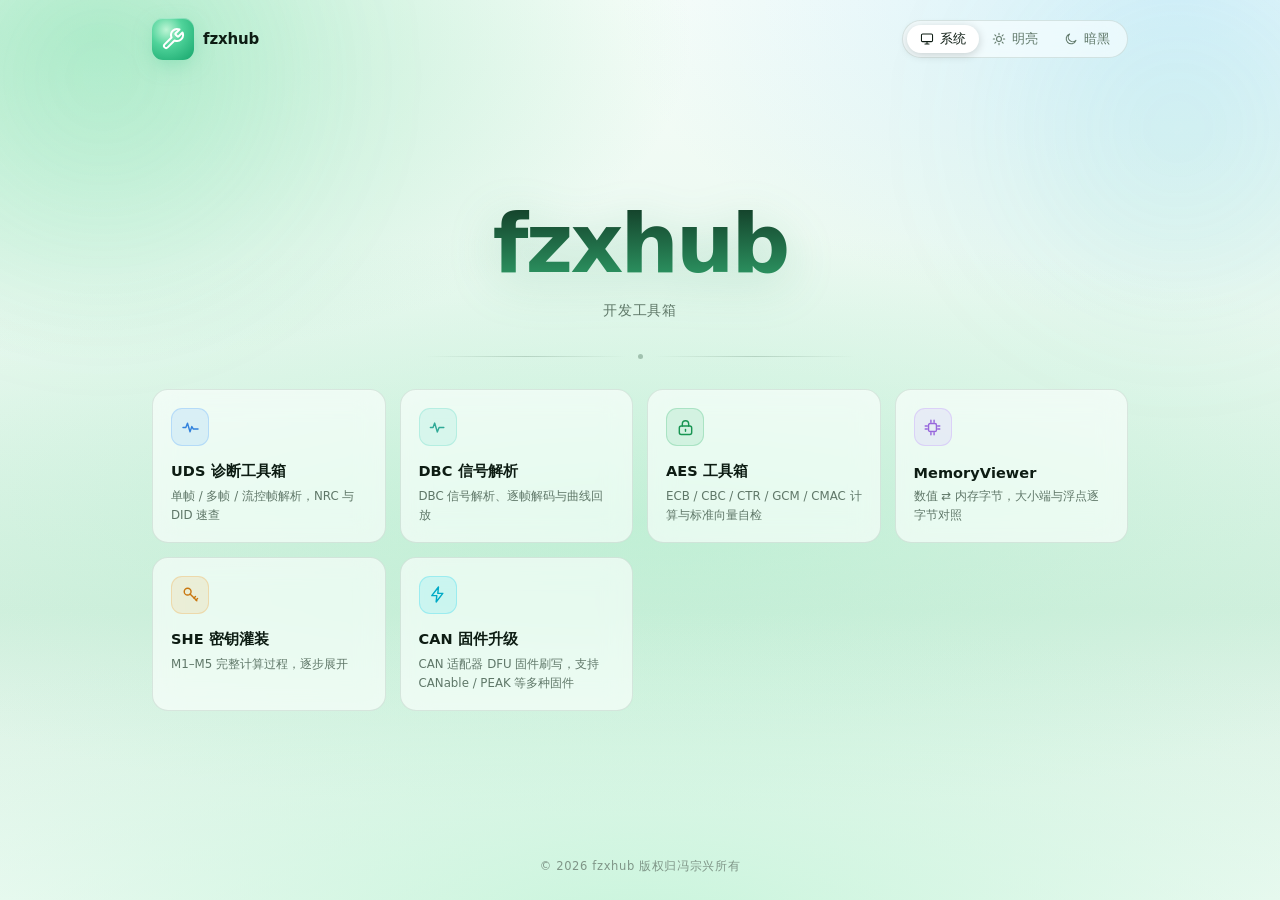
<file: index.html>
<!DOCTYPE html>
<html lang="zh-CN" data-theme="dark" data-mode="system">
<head>
<meta charset="utf-8">
<meta name="viewport" content="width=device-width, initial-scale=1, maximum-scale=1, user-scalable=no, viewport-fit=cover">
<title>fzxhub · 工具箱</title>
<meta name="description" content="fzxhub 开发工具箱：UDS 诊断、AES 加解密、内存字节对照、SHE 密钥灌装、CAN 适配器固件升级、DBC 信号解析。纯前端离线运行。">
<meta name="theme-color" content="#06110c">
<link rel="icon" href="data:image/svg+xml,%3Csvg%20xmlns%3D'http%3A%2F%2Fwww.w3.org%2F2000%2Fsvg'%20viewBox%3D'0%200%2032%2032'%3E%3Cdefs%3E%3CradialGradient%20id%3D'g'%20cx%3D'35%2525'%20cy%3D'28%2525'%20r%3D'72%2525'%3E%3Cstop%20offset%3D'0'%20stop-color%3D'%23bdf5d5'%2F%3E%3Cstop%20offset%3D'45%2525'%20stop-color%3D'%234fd39a'%2F%3E%3Cstop%20offset%3D'100%2525'%20stop-color%3D'%230f8a5a'%2F%3E%3C%2FradialGradient%3E%3C%2Fdefs%3E%3Crect%20x%3D'1'%20y%3D'1'%20width%3D'30'%20height%3D'30'%20rx%3D'8'%20fill%3D'url%28%23g%29'%2F%3E%3Cg%20transform%3D'translate%284%204%29'%20fill%3D'none'%20stroke%3D'%23ffffff'%20stroke-width%3D'2'%20stroke-linecap%3D'round'%20stroke-linejoin%3D'round'%3E%3Cpath%20d%3D'M14.7%206.3a1%201%200%200%200%200%201.4l1.6%201.6a1%201%200%200%200%201.4%200l3.77-3.77a6%206%200%200%201-7.94%207.94l-6.91%206.91a2.12%202.12%200%200%201-3-3l6.91-6.91a6%206%200%200%201%207.94-7.94l-3.76%203.76z'%2F%3E%3C%2Fg%3E%3C%2Fsvg%3E">

<script>
/* 主题必须在首次绘制前落定，否则会先闪一下深色再跳亮色。
   localStorage 在 file:// 或隐私模式下可能抛异常，一律 try 住。
   三档：system（跟随系统）/ light / dark。 */
(function () {
  var r = document.documentElement, m = 'system';
  try {
    m = localStorage.getItem('fzxhub-theme') || 'system';
    if (m !== 'light' && m !== 'dark' && m !== 'system') m = 'system';
  } catch (e) { m = 'system'; }
  var dark = m === 'dark' || (m !== 'light' && window.matchMedia && matchMedia('(prefers-color-scheme: dark)').matches);
  r.setAttribute('data-mode', m);
  r.setAttribute('data-theme', dark ? 'dark' : 'light');
  r.style.colorScheme = dark ? 'dark' : 'light';
})();
</script>

<style>
/* ============================================================
   主题变量：只在这里定义一次，其余样式一律走 var()。
   换主题 = 换 html[data-theme] 这一组值。
   ============================================================ */
:root{
  --ease: cubic-bezier(.22,.61,.36,1);
  --maxw: 1040px;
  --pad: clamp(16px, 4vw, 32px);
  --font: "Inter", "HarmonyOS Sans SC", "PingFang SC", "Microsoft YaHei",
          system-ui, -apple-system, "Segoe UI", Roboto, sans-serif;
}

html[data-theme="dark"]{
  --bg-solid:#06110c;
  --text:#eef7f1;
  --text-strong:#ffffff;
  --dim:#9db5a7;
  --dim2:#6f8a7b;
  --line:rgba(210,255,230,.10);
  --line-mid:rgba(210,255,230,.16);
  --line-hi:rgba(210,255,230,.30);
  --card:rgba(190,255,220,.05);
  --card-hover:rgba(190,255,220,.085);
  --shadow:0 20px 44px -20px rgba(0,25,12,.75);
  --switch-bg:rgba(190,255,220,.07);
  --switch-line:rgba(190,255,220,.14);
  --knob:rgba(190,255,220,.15);
  --hero-g:linear-gradient(180deg,#ffffff 0%,#c9f6dc 100%);
  --grain:.14;
  color-scheme: dark;
}

html[data-theme="light"]{
  --bg-solid:#f3fbf6;
  --text:#1a2c22;
  --text-strong:#0d1c13;
  --dim:#5f7768;
  --dim2:#7f9587;
  --line:rgba(18,60,36,.11);
  --line-mid:rgba(18,60,36,.18);
  --line-hi:rgba(18,60,36,.28);
  --card:rgba(255,255,255,.62);
  --card-hover:rgba(255,255,255,.9);
  --shadow:0 20px 44px -24px rgba(25,90,55,.32);
  --switch-bg:rgba(255,255,255,.58);
  --switch-line:rgba(18,60,36,.12);
  --knob:#ffffff;
  --hero-g:linear-gradient(180deg,#123b26 0%,#2f9e68 100%);
  --grain:.08;
  color-scheme: light;
}

*,*::before,*::after{ box-sizing:border-box; }

body{
  margin:0;
  min-height:100svh;
  display:flex;
  flex-direction:column;
  font-family:var(--font);
  background:var(--bg-solid);
  color:var(--text);
  overflow-x:hidden;
  -webkit-font-smoothing:antialiased;
  -moz-osx-font-smoothing:grayscale;
  text-rendering:optimizeLegibility;
}

/* ============================================================
   背景：两层（深/浅）交叉淡入，改主题时是「渐隐」而不是硬切
   ============================================================ */
.bg{ position:fixed; inset:0; z-index:-1; overflow:hidden; pointer-events:none; }

.bg-layer{
  position:absolute; inset:0;
  transition:opacity .55s ease;
}
.layer-dark{
  opacity:1;
  background:
    radial-gradient(120% 66% at 50% 106%, #020905 0%, rgba(2,9,5,.9) 34%, transparent 62%),
    radial-gradient(72% 56% at 10% 6%, rgba(58,220,145,.32), transparent 62%),
    radial-gradient(66% 54% at 90% 0%, rgba(45,190,185,.26), transparent 66%),
    radial-gradient(105% 44% at 50% 57%, rgba(120,235,175,.22), transparent 74%),
    linear-gradient(180deg,#05110b 0%,#0b2418 36%,#103524 60%,#07170f 100%);
}
.layer-light{
  opacity:0;
  background:
    radial-gradient(120% 60% at 50% 104%, rgba(198,244,218,.95) 0%, transparent 62%),
    radial-gradient(72% 56% at 8% 4%, rgba(120,220,165,.48), transparent 64%),
    radial-gradient(66% 54% at 92% 0%, rgba(150,215,255,.32), transparent 66%),
    radial-gradient(100% 44% at 50% 58%, rgba(160,235,195,.45), transparent 74%),
    linear-gradient(180deg,#f7fdf9 0%,#e6f7ed 42%,#d5f0e0 68%,#f4fbf7 100%);
}
html[data-theme="light"] .layer-dark{ opacity:0; }
html[data-theme="light"] .layer-light{ opacity:1; }

/* 缓慢漂浮的光斑 */
.orb{
  position:absolute; border-radius:50%;
  filter:blur(70px); opacity:.5;
  animation:float 20s ease-in-out infinite alternate;
}
.orb.a{ width:44vmax; height:44vmax; left:-14vmax; top:-16vmax;
        background:radial-gradient(circle,rgba(60,215,140,.45),transparent 66%); }
.orb.b{ width:40vmax; height:40vmax; right:-12vmax; top:-10vmax; animation-delay:-8s;
        background:radial-gradient(circle,rgba(45,190,185,.36),transparent 66%); }
html[data-theme="light"] .orb{ opacity:.34; }
@keyframes float{
  from{ transform:translate3d(0,0,0) scale(1); }
  to{ transform:translate3d(3vmax,4vmax,0) scale(1.08); }
}

/* 细颗粒，压住大色块的塑料感 */
.grain{
  position:absolute; inset:0; opacity:var(--grain);
  mix-blend-mode:overlay;
  background-image:url("data:image/svg+xml,%3Csvg xmlns='http://www.w3.org/2000/svg' width='180' height='180'%3E%3Cfilter id='n'%3E%3CfeTurbulence type='fractalNoise' baseFrequency='.85' numOctaves='3'/%3E%3C/filter%3E%3Crect width='180' height='180' filter='url(%23n)' opacity='.55'/%3E%3C/svg%3E");
  background-size:180px 180px;
}

/* ============================================================
   顶栏：左边品牌，右边只留主题三档开关
   ============================================================ */
.top{
  position:fixed; top:0; left:0; right:0; z-index:20;
  padding:18px 0;
}
.wrap{
  width:100%; max-width:var(--maxw); margin:0 auto;
  padding-inline:var(--pad);
}
.top-in{ display:flex; align-items:center; justify-content:space-between; gap:16px; }

.brand{
  display:inline-flex; align-items:center; gap:9px;
  text-decoration:none; color:var(--text-strong);
  font-size:15px; font-weight:600; letter-spacing:-.01em;
}
.brand .dot{
  width:20px; height:20px; border-radius:50%;
  background:radial-gradient(circle at 34% 28%, #bdf5d5 0%, #4fd39a 40%, #16a56c 100%);
  box-shadow:0 0 16px rgba(60,210,140,.55), inset 0 -2px 4px rgba(0,60,30,.35);
  flex:none;
}
.brand:hover .dot{ box-shadow:0 0 22px rgba(60,210,140,.8); }
.brand .dot{ transition:box-shadow .3s var(--ease); }

/* 三档开关：等宽三格 + 滑动指示块 */
.theme{
  position:relative; display:grid; grid-template-columns:repeat(3,1fr);
  padding:4px; border-radius:999px;
  background:var(--switch-bg);
  border:1px solid var(--switch-line);
  -webkit-backdrop-filter:blur(14px) saturate(1.3);
  backdrop-filter:blur(14px) saturate(1.3);
  transition:background .35s ease, border-color .35s ease;
}
.theme .knob{
  position:absolute; top:4px; left:4px;
  width:calc((100% - 8px) / 3); height:calc(100% - 8px);
  border-radius:999px; background:var(--knob);
  transform:translateX(calc(var(--i,0) * 100%));
  transition:transform .34s var(--ease), background .35s ease;
  box-shadow:0 2px 10px rgba(0,0,0,.18);
  pointer-events:none;
}
.theme button{
  position:relative; z-index:1;
  display:flex; align-items:center; justify-content:center; gap:6px;
  padding:7px 13px; border:0; border-radius:999px;
  background:none; color:var(--dim);
  font:inherit; font-size:12.5px; line-height:1; cursor:pointer;
  transition:color .25s ease;
}
.theme button:hover{ color:var(--text); }
.theme button[aria-pressed="true"]{ color:var(--text-strong); }
.theme button svg{ width:14px; height:14px; flex:none; }
.theme button:focus-visible{
  outline:2px solid rgba(80,210,150,.9);
  outline-offset:2px;
}

/* ============================================================
   主区
   ============================================================ */
main{
  flex:1;
  display:flex; flex-direction:column; justify-content:center;
  padding:120px 0 40px;
}

.hero{ text-align:center; padding-inline:var(--pad); }
.hero h1{
  margin:0;
  font-size:clamp(46px, 8.5vw, 82px);
  line-height:1.02;
  font-weight:600;
  letter-spacing:-.035em;
  background:var(--hero-g);
  -webkit-background-clip:text; background-clip:text;
  color:transparent;
  filter:drop-shadow(0 10px 26px rgba(60,200,130,.16));
}
html[data-theme="light"] .hero h1{ filter:drop-shadow(0 10px 24px rgba(45,160,105,.24)); }

.hero p{
  margin:16px 0 0;
  font-size:13.5px;
  letter-spacing:.055em;
  color:var(--dim);
}

.rule{
  display:flex; align-items:center; justify-content:center; gap:12px;
  width:min(430px, 78%); margin:34px auto 30px;
}
.rule::before, .rule::after{
  content:""; flex:1; height:1px;
  background:linear-gradient(90deg, transparent, var(--line-mid), transparent);
}
.rule i{
  width:5px; height:5px; border-radius:50%;
  background:var(--line-hi); flex:none;
}

/* 工具卡片：auto-fit 网格，加一行就自动换行铺开 */
.tools{
  display:grid;
  grid-template-columns:repeat(auto-fit, minmax(min(100%, 208px), 1fr));
  gap:14px;
  width:100%; max-width:var(--maxw);
  margin:0 auto; padding-inline:var(--pad);
}

.card{
  position:relative;
  display:flex; flex-direction:column;
  min-height:136px;
  padding:18px 18px 17px;
  border-radius:16px;
  border:1px solid var(--line);
  background:var(--card);
  color:inherit; text-decoration:none;
  overflow:hidden;
  box-shadow:inset 0 1px 0 rgba(255,255,255,.07);
  -webkit-backdrop-filter:blur(14px) saturate(1.2);
  backdrop-filter:blur(14px) saturate(1.2);
  transition:transform .3s var(--ease), background .3s ease,
             border-color .3s ease, box-shadow .3s ease;
}
.card::before{
  content:""; position:absolute; inset:0; border-radius:inherit; z-index:0;
  background:radial-gradient(120% 88% at 50% 0%, rgba(var(--tint), .22), transparent 64%);
  opacity:0; transition:opacity .3s ease;
}
.card:hover{
  transform:translateY(-4px);
  background:var(--card-hover);
  border-color:rgba(var(--tint), .5);
  box-shadow:inset 0 1px 0 rgba(255,255,255,.1), var(--shadow), 0 0 0 1px rgba(var(--tint), .16);
}
.card:hover::before{ opacity:1; }
.card:focus-visible{
  outline:2px solid rgba(var(--tint), .85);
  outline-offset:3px;
}
.card > *{ position:relative; z-index:1; }

.ico{
  display:grid; place-items:center;
  width:38px; height:38px; border-radius:11px;
  background:rgba(var(--tint), .14);
  border:1px solid rgba(var(--tint), .28);
  color:rgb(var(--tint));
  transition:background .3s ease, border-color .3s ease;
}
.card:hover .ico{ background:rgba(var(--tint), .22); border-color:rgba(var(--tint), .45); }
.ico svg{ width:19px; height:19px; }
html[data-theme="light"] .ico svg{ filter:brightness(.76) saturate(1.35); }

.meta{ margin-top:auto; padding-top:16px; }
.name{
  margin:0;
  font-size:14.5px; font-weight:600; letter-spacing:.005em;
  color:var(--text-strong);
}
.desc{
  margin:6px 0 0;
  /* 固定两行高度：一条和两条说明的卡片，标题基线才对得齐 */
  min-height:3.2em;
  font-size:11.8px; line-height:1.6;
  color:var(--dim);
}

.arrow{
  position:absolute; top:17px; right:15px; z-index:1;
  width:16px; height:16px; color:var(--dim2);
  opacity:0; transform:translate(-4px, 4px);
  transition:opacity .3s ease, transform .3s var(--ease);
}
.card:hover .arrow, .card:focus-visible .arrow{
  opacity:1; transform:none; color:rgb(var(--tint));
}

footer{
  padding:26px 16px 26px;
  text-align:center;
  font-size:11.5px; letter-spacing:.055em;
  color:var(--dim2);
}

/* ============================================================
   响应式
   ============================================================ */
@media (max-width:560px){
  .theme button span{ display:none; }
  .theme button{ padding:8px 14px; }
  main{ padding-top:104px; }
  .card{ min-height:0; }
  .meta{ padding-top:14px; }
}
@media (prefers-reduced-motion:reduce){
  *{ animation:none !important; transition:none !important; }
}

/* 首页品牌图标：圆角方块 + 扳手，与标签图标一致 */
.brand .dot{width:42px;height:42px;border-radius:11px;display:inline-flex;align-items:center;justify-content:center;flex:none;box-shadow:0 6px 22px -6px rgba(79,201,148,.6),inset 0 1px 0 rgba(255,255,255,.35)}
.brand .dot svg{width:24px;height:24px;display:block;fill:none;stroke:#fff;stroke-width:2;stroke-linecap:round;stroke-linejoin:round}
</style>
</head>

<body>

<div class="bg" aria-hidden="true">
  <div class="bg-layer layer-light"></div>
  <div class="bg-layer layer-dark"></div>
  <div class="orb a"></div>
  <div class="orb b"></div>
  <div class="grain"></div>
</div>

<header class="top">
  <div class="wrap top-in">
    <a class="brand" href="./" aria-label="fzxhub 首页">
      <span class="dot"><svg viewBox="0 0 24 24" aria-hidden="true"><path d="M14.7 6.3a1 1 0 0 0 0 1.4l1.6 1.6a1 1 0 0 0 1.4 0l3.77-3.77a6 6 0 0 1-7.94 7.94l-6.91 6.91a2.12 2.12 0 0 1-3-3l6.91-6.91a6 6 0 0 1 7.94-7.94l-3.76 3.76z"/></svg></span>
      <span>fzxhub</span>
    </a>

    <div class="theme" id="theme" role="group" aria-label="主题切换">
      <span class="knob" aria-hidden="true"></span>
      <button type="button" data-mode="system" aria-pressed="true" title="跟随系统">
        <svg viewBox="0 0 24 24" fill="none" stroke="currentColor" stroke-width="1.8" stroke-linecap="round" stroke-linejoin="round" aria-hidden="true">
          <rect x="2.5" y="3.5" width="19" height="13" rx="2"/><path d="M8.5 20.5h7M12 16.5v4"/>
        </svg><span>系统</span>
      </button>
      <button type="button" data-mode="light" aria-pressed="false" title="明亮">
        <svg viewBox="0 0 24 24" fill="none" stroke="currentColor" stroke-width="1.8" stroke-linecap="round" stroke-linejoin="round" aria-hidden="true">
          <circle cx="12" cy="12" r="4.2"/><path d="M12 2.2v2.4M12 19.4v2.4M2.2 12h2.4M19.4 12h2.4M4.9 4.9l1.7 1.7M17.4 17.4l1.7 1.7M19.1 4.9l-1.7 1.7M6.6 17.4l-1.7 1.7"/>
        </svg><span>明亮</span>
      </button>
      <button type="button" data-mode="dark" aria-pressed="false" title="暗黑">
        <svg viewBox="0 0 24 24" fill="none" stroke="currentColor" stroke-width="1.8" stroke-linecap="round" stroke-linejoin="round" aria-hidden="true">
          <path d="M20.5 14.4A8.6 8.6 0 1 1 9.6 3.5a6.9 6.9 0 0 0 10.9 10.9z"/>
        </svg><span>暗黑</span>
      </button>
    </div>
  </div>
</header>

<main>
  <section class="hero">
    <h1>fzxhub</h1>
    <p>开发工具箱</p>
  </section>

  <div class="rule" aria-hidden="true"><i></i></div>

  <nav class="tools" id="tools" aria-label="工具列表"></nav>
</main>

<footer>
  © 2026 fzxhub 版权归冯宗兴所有
</footer>

<script>
(function () {
  'use strict';

  /* ==========================================================
     工具清单
     ----------------------------------------------------------
     新增工具只需在下面数组里加一条，卡片会自动排版、数量自动更新。
       name  卡片标题
       file  相对路径（与本文件同目录即可）
       desc  一句话说明
       tint  强调色，r,g,b 三元组（用于 rgba()）
       icon  ICONS 里的键名：uds / aes / mem / key / pulse / box / flash
     ========================================================== */
  var ICONS = {
    uds: '<path d="M2.5 12h3.6l2.1-5.4 3.2 10.8 2.3-6.6 1.9 3.2h5.9"/>',
    aes: '<rect x="4.2" y="10.2" width="15.6" height="10.6" rx="2.4"/><path d="M8 10.2V7.4a4 4 0 0 1 8 0v2.8"/><path d="M12 14.4v2.4"/>',
    mem: '<rect x="7" y="7" width="10" height="10" rx="2"/><path d="M10 2.8v2.6M14 2.8v2.6M10 18.6v2.6M14 18.6v2.6M2.8 10h2.6M2.8 14h2.6M18.6 10h2.6M18.6 14h2.6"/>',
    key: '<circle cx="8.4" cy="8.4" r="4.3"/><path d="M11.4 11.4 20 20"/><path d="M16.4 16.4l1.9-1.9M19 19.1l1.9-1.9"/>',
    pulse: '<path d="M3 12h3.4l2-5.6 3.4 11.2 2.2-5.6h6"/>',
    box: '<path d="M20.5 8.2v7.6L12 20.6 3.5 15.8V8.2L12 3.4z"/><path d="M3.5 8.2 12 13l8.5-4.8M12 13v7.6"/>',
    flash: '<path d="M13.2 2.6 4.8 13.4h6.3l-.8 8 8.4-10.8h-6.3z"/>'
  };

  var TOOLS = [
    {
      name: 'UDS 诊断工具箱',
      file: 'UDSToolbox/UDSToolbox.html',
      desc: '单帧 / 多帧 / 流控帧解析，NRC 与 DID 速查',
      tint: '88,166,255',
      icon: 'uds'
    },
    {
      name: 'DBC 信号解析',
      file: 'DBCAnalyzer/DBCAnalyzer.html',
      desc: 'DBC 信号解析、逐帧解码与曲线回放',
      tint: '95,214,196',
      icon: 'pulse'
    },
    {
      name: 'AES 工具箱',
      file: 'AESToolbox/AESToolbox.html',
      desc: 'ECB / CBC / CTR / GCM / CMAC 计算与标准向量自检',
      tint: '63,185,120',
      icon: 'aes'
    },
    {
      name: 'MemoryViewer',
      file: 'MemoryViewer/MemoryViewer.html',
      desc: '数值 ⇄ 内存字节，大小端与浮点逐字节对照',
      tint: '188,140,255',
      icon: 'mem'
    },
    {
      name: 'SHE 密钥灌装',
      file: 'SHECalculator/SHECalculator.html',
      desc: 'M1–M5 完整计算过程，逐步展开',
      tint: '240,160,60',
      icon: 'key'
    },
    {
      name: 'CAN 固件升级',
      file: 'CANUpdater/Updater.html',
      desc: 'CAN 适配器 DFU 固件刷写，支持 CANable / PEAK 等多种固件',
      tint: '34,211,238',
      icon: 'flash'
    }
    /* 例：
    ,{ name: '新工具', file: 'NewTool.html', desc: '一句话说明', tint: '34,211,238', icon: 'box' }
    */
  ];


  /* ---------------- 主题三档 ---------------- */
  var KEY = 'fzxhub-theme';
  var root = document.documentElement;
  var group = document.getElementById('theme');
  var media = window.matchMedia ? matchMedia('(prefers-color-scheme: dark)') : null;
  var ORDER = ['system', 'light', 'dark'];

  function isDark(mode) {
    return mode === 'dark' || (mode === 'system' && media && media.matches);
  }

  function applyTheme(mode, persist) {
    if (ORDER.indexOf(mode) < 0) mode = 'system';
    var theme = isDark(mode) ? 'dark' : 'light';
    root.setAttribute('data-mode', mode);
    root.setAttribute('data-theme', theme);
    root.style.colorScheme = theme;

    var meta = document.querySelector('meta[name="theme-color"]');
    if (meta) meta.setAttribute('content', theme === 'dark' ? '#06110c' : '#f3fbf6');

    if (group) {
      group.style.setProperty('--i', ORDER.indexOf(mode));
      var btns = group.querySelectorAll('button[data-mode]');
      for (var i = 0; i < btns.length; i++) {
        btns[i].setAttribute('aria-pressed', btns[i].dataset.mode === mode ? 'true' : 'false');
      }
    }
    if (persist) { try { localStorage.setItem(KEY, mode); } catch (e) {} }
  }

  function readMode() {
    try {
      var v = localStorage.getItem(KEY);
      return ORDER.indexOf(v) >= 0 ? v : 'system';
    } catch (e) { return 'system'; }
  }

  if (group) {
    group.addEventListener('click', function (e) {
      var btn = e.target.closest ? e.target.closest('button[data-mode]') : null;
      if (btn) applyTheme(btn.dataset.mode, true);
    });
  }

  if (media) {
    var onSys = function () { if (root.getAttribute('data-mode') === 'system') applyTheme('system', false); };
    if (media.addEventListener) media.addEventListener('change', onSys);
    else if (media.addListener) media.addListener(onSys);
  }

  applyTheme(readMode(), false);


  /* ---------------- 渲染工具卡片 ---------------- */
  function card(t) {
    var a = document.createElement('a');
    a.className = 'card';
    a.href = t.file;
    a.style.setProperty('--tint', t.tint || '79,201,148');

    var ico = document.createElement('span');
    ico.className = 'ico';
    ico.innerHTML = '<svg viewBox="0 0 24 24" fill="none" stroke="currentColor" stroke-width="1.8" ' +
                    'stroke-linecap="round" stroke-linejoin="round" aria-hidden="true">' +
                    (ICONS[t.icon] || ICONS.box) + '</svg>';

    var meta = document.createElement('div');
    meta.className = 'meta';
    var h = document.createElement('h2');
    h.className = 'name';
    h.textContent = t.name;
    var p = document.createElement('p');
    p.className = 'desc';
    p.textContent = t.desc;
    meta.appendChild(h);
    meta.appendChild(p);

    var arrow = document.createElement('span');
    arrow.className = 'arrow';
    arrow.innerHTML = '<svg viewBox="0 0 24 24" fill="none" stroke="currentColor" stroke-width="2" ' +
                      'stroke-linecap="round" stroke-linejoin="round" aria-hidden="true">' +
                      '<path d="M7 17 17 7M9 7h8v8"/></svg>';

    a.appendChild(ico);
    a.appendChild(meta);
    a.appendChild(arrow);
    return a;
  }

  var box = document.getElementById('tools');
  if (box) {
    var frag = document.createDocumentFragment();
    for (var j = 0; j < TOOLS.length; j++) frag.appendChild(card(TOOLS[j]));
    box.appendChild(frag);
  }
})();
</script>

</body>
</html>
</file>
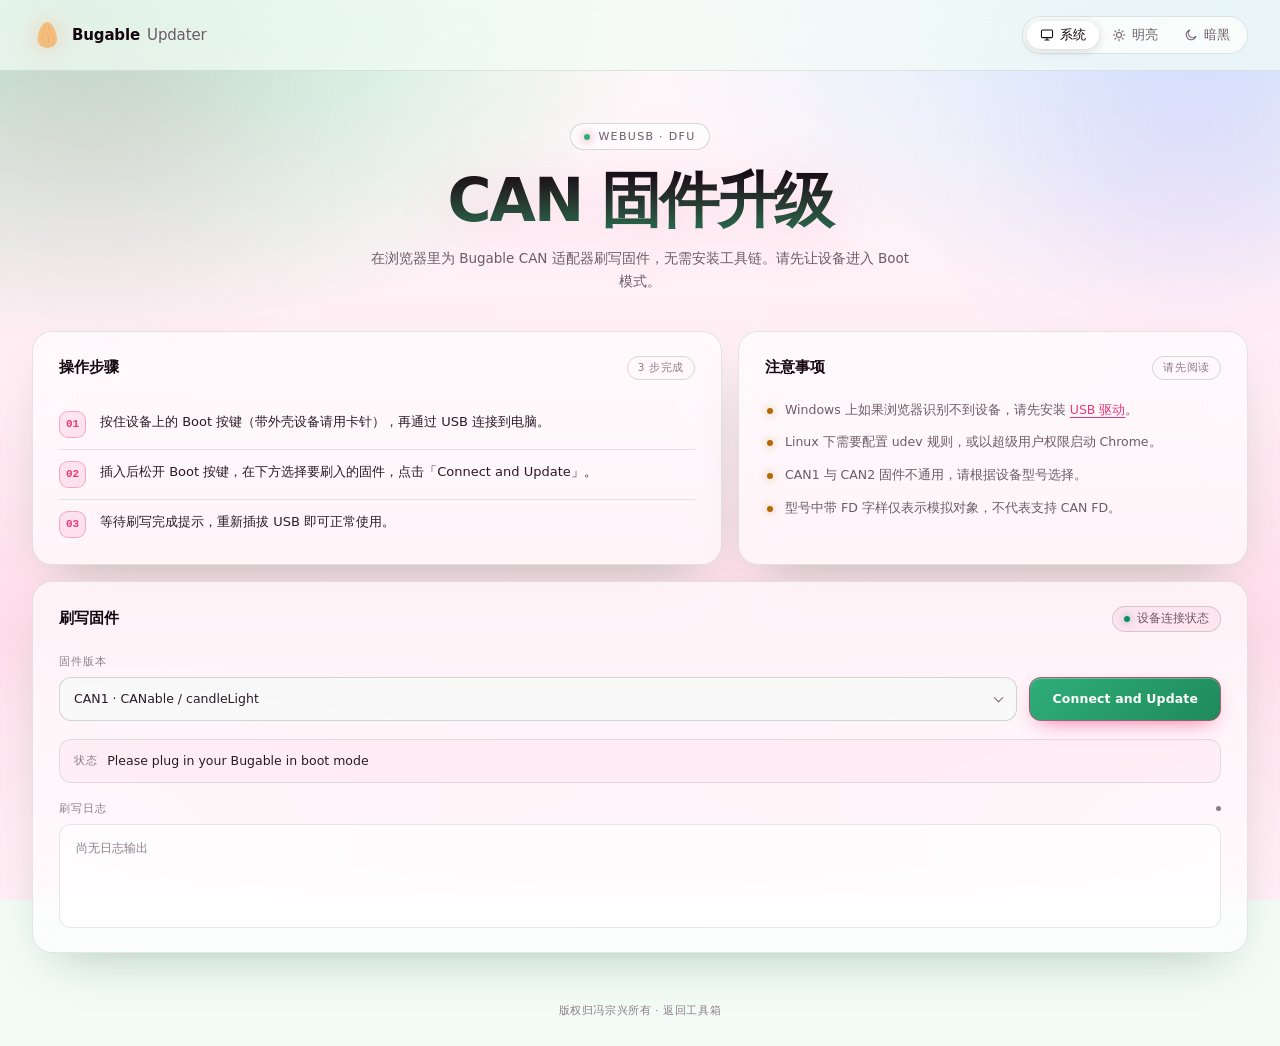
<file: CANUpdater/index.html>
<!DOCTYPE html>
<html lang="zh-CN" data-theme="dark" data-mode="system">
<head>
<meta charset="utf-8">
<meta name="viewport" content="width=device-width,initial-scale=1">
<meta name="theme-color" content="#0a0510">
<meta name="description" content="在浏览器中通过 WebUSB / DFU 为 Bugable CAN 适配器刷写固件。">
<title>CAN 固件升级 · Bugable</title>

<script>
/* 主题在首次绘制前落定，避免深色 / 浅色闪烁。 */
(function () {
  var r = document.documentElement, m = 'system';
  try {
    m = localStorage.getItem('fzxhub-theme') || 'system';
    if (m !== 'light' && m !== 'dark' && m !== 'system') m = 'system';
  } catch (e) { m = 'system'; }
  var dark = m === 'dark' || (m !== 'light' && window.matchMedia && matchMedia('(prefers-color-scheme: dark)').matches);
  r.setAttribute('data-mode', m);
  r.setAttribute('data-theme', dark ? 'dark' : 'light');
  r.style.colorScheme = dark ? 'dark' : 'light';
})();
</script>

<link href="./main.css" rel="stylesheet">

<script>
(function(i,s,o,g,r,a,m){i['GoogleAnalyticsObject']=r;i[r]=i[r]||function(){
(i[r].q=i[r].q||[]).push(arguments)},i[r].l=1*new Date();a=s.createElement(o),
m=s.getElementsByTagName(o)[0];a.async=1;a.src=g;m.parentNode.insertBefore(a,m)
})(window,document,'script','https://www.google-analytics.com/analytics.js','ga');

ga('create', 'UA-2800455-3', 'auto');
ga('send', 'pageview');
</script>
</head>

<body>

<div class="bg" aria-hidden="true">
  <div class="bg-layer layer-light"></div>
  <div class="bg-layer layer-dark"></div>
  <div class="orb a"></div>
  <div class="orb b"></div>
  <div class="grain"></div>
</div>

<header class="top">
  <div class="wrap top-in">
    <a class="brand" href="../" aria-label="返回工具箱首页">
      <img src="./logo.svg" alt="">
      <span>Bugable <em>Updater</em></span>
    </a>

    <div class="theme" id="theme" role="group" aria-label="主题切换">
      <span class="knob" aria-hidden="true"></span>
      <button type="button" data-mode="system" aria-pressed="true" title="跟随系统">
        <svg viewBox="0 0 24 24" fill="none" stroke="currentColor" stroke-width="1.8" stroke-linecap="round" stroke-linejoin="round" aria-hidden="true">
          <rect x="2.5" y="3.5" width="19" height="13" rx="2"/><path d="M8.5 20.5h7M12 16.5v4"/>
        </svg><span>系统</span>
      </button>
      <button type="button" data-mode="light" aria-pressed="false" title="明亮">
        <svg viewBox="0 0 24 24" fill="none" stroke="currentColor" stroke-width="1.8" stroke-linecap="round" stroke-linejoin="round" aria-hidden="true">
          <circle cx="12" cy="12" r="4.2"/><path d="M12 2.2v2.4M12 19.4v2.4M2.2 12h2.4M19.4 12h2.4M4.9 4.9l1.7 1.7M17.4 17.4l1.7 1.7M19.1 4.9l-1.7 1.7M6.6 17.4l-1.7 1.7"/>
        </svg><span>明亮</span>
      </button>
      <button type="button" data-mode="dark" aria-pressed="false" title="暗黑">
        <svg viewBox="0 0 24 24" fill="none" stroke="currentColor" stroke-width="1.8" stroke-linecap="round" stroke-linejoin="round" aria-hidden="true">
          <path d="M20.5 14.4A8.6 8.6 0 1 1 9.6 3.5a6.9 6.9 0 0 0 10.9 10.9z"/>
        </svg><span>暗黑</span>
      </button>
    </div>
  </div>
</header>

<main class="wrap">

  <section class="hero">
    <span class="eyebrow"><span class="spark"></span>WebUSB · DFU</span>
    <h1>CAN 固件升级</h1>
    <p>在浏览器里为 Bugable CAN 适配器刷写固件，无需安装工具链。请先让设备进入 Boot 模式。</p>
  </section>

  <div class="grid">
    <section class="panel steps">
      <div class="panel-head">
        <h2>操作步骤</h2>
        <span class="tag">3 步完成</span>
      </div>
      <ol>
        <li>按住设备上的 Boot 按键（带外壳设备请用卡针），再通过 USB 连接到电脑。</li>
        <li>插入后松开 Boot 按键，在下方选择要刷入的固件，点击「Connect and Update」。</li>
        <li>等待刷写完成提示，重新插拔 USB 即可正常使用。</li>
      </ol>
    </section>

    <section class="panel notes">
      <div class="panel-head">
        <h2>注意事项</h2>
        <span class="tag">请先阅读</span>
      </div>
      <ul>
        <li>Windows 上如果浏览器识别不到设备，请先安装 <a href="./driver/ImpulseRC_Driver_Fixer.exe">USB 驱动</a>。</li>
        <li>Linux 下需要配置 udev 规则，或以超级用户权限启动 Chrome。</li>
        <li>CAN1 与 CAN2 固件不通用，请根据设备型号选择。</li>
        <li>型号中带 FD 字样仅表示模拟对象，不代表支持 CAN FD。</li>
      </ul>
    </section>
  </div>

  <section class="panel flash">
    <div class="panel-head">
      <h2>刷写固件</h2>
      <span class="status-chip"><span class="pulse"></span>设备连接状态</span>
    </div>

    <div class="controls">
      <label class="field">
        <span>固件版本</span>
        <span class="select-wrap">
          <select id="firmware_path">
            <option value="./bin/CAN1_Canable_CanableLight_firmware.bin">CAN1 · CANable / candleLight</option>
            <option value="./bin/CAN1_Canable_Slcan_firmware.bin">CAN1 · slcan</option>
            <option value="./bin/CAN1_Kvaser_LeafLightV2_firmware.bin">CAN1 · Kvaser LeafLight V2</option>
            <option value="./bin/CAN1_Peakcan_CAN_firmware.bin">CAN1 · PEAK CAN</option>
            <option value="./bin/CAN2_Peakcan_FD_firmware.bin">CAN2 · PEAK FD</option>
            <option value="./bin/CAN2_Peakcan_PRO_firmware.bin">CAN2 · PEAK PRO</option>
            <option value="./bin/CAN2_Peakcan_PROFD_firmware.bin">CAN2 · PEAK PRO FD</option>
            <option value="./bin/CAN2_Peakcan_PROFDRE_firmware.bin">CAN2 · PEAK PRO FD RE</option>
          </select>
        </span>
      </label>
      <button id="connect" type="button">Connect and Update</button>
    </div>

    <div class="status-line">
      <span class="label">状态</span>
      <span id="status"></span>
    </div>

    <div class="device-info">
      <div id="usbInfo"></div>
      <div id="dfuInfo"></div>
    </div>

    <div class="console-wrap">
      <div class="console-head"><span>刷写日志</span><span class="led" aria-hidden="true"></span></div>
      <div id="downloadLog" role="log" aria-live="polite"></div>
    </div>
  </section>

</main>

<footer>
  版权归冯宗兴所有 · <a href="../">返回工具箱</a>
</footer>

<script src="./dfu.js"></script>
<script src="./dfuse.js"></script>
<script src="./FileSaver.js"></script>
<script src="./dfu-util.js"></script>

<script>
(function () {
  'use strict';
  var KEY = 'fzxhub-theme';
  var root = document.documentElement;
  var group = document.getElementById('theme');
  var media = window.matchMedia ? matchMedia('(prefers-color-scheme: dark)') : null;
  var ORDER = ['system', 'light', 'dark'];

  function isDark(mode) {
    return mode === 'dark' || (mode === 'system' && media && media.matches);
  }
  function apply(mode, persist) {
    if (ORDER.indexOf(mode) < 0) mode = 'system';
    var theme = isDark(mode) ? 'dark' : 'light';
    root.setAttribute('data-mode', mode);
    root.setAttribute('data-theme', theme);
    root.style.colorScheme = theme;
    var meta = document.querySelector('meta[name="theme-color"]');
    if (meta) meta.setAttribute('content', theme === 'dark' ? '#0a0510' : '#fff7fa');
    if (group) {
      group.style.setProperty('--i', ORDER.indexOf(mode));
      var btns = group.querySelectorAll('button[data-mode]');
      for (var i = 0; i < btns.length; i++) {
        btns[i].setAttribute('aria-pressed', btns[i].dataset.mode === mode ? 'true' : 'false');
      }
    }
    if (persist) { try { localStorage.setItem(KEY, mode); } catch (e) {} }
  }
  if (group) {
    group.addEventListener('click', function (e) {
      var btn = e.target.closest ? e.target.closest('button[data-mode]') : null;
      if (btn) apply(btn.dataset.mode, true);
    });
  }
  if (media) {
    var onSys = function () { if (root.getAttribute('data-mode') === 'system') apply('system', false); };
    if (media.addEventListener) media.addEventListener('change', onSys);
    else if (media.addListener) media.addListener(onSys);
  }
  var saved = 'system';
  try { saved = localStorage.getItem(KEY) || 'system'; } catch (e) {}
  apply(saved, false);
})();
</script>

</body>
</html>
</file>
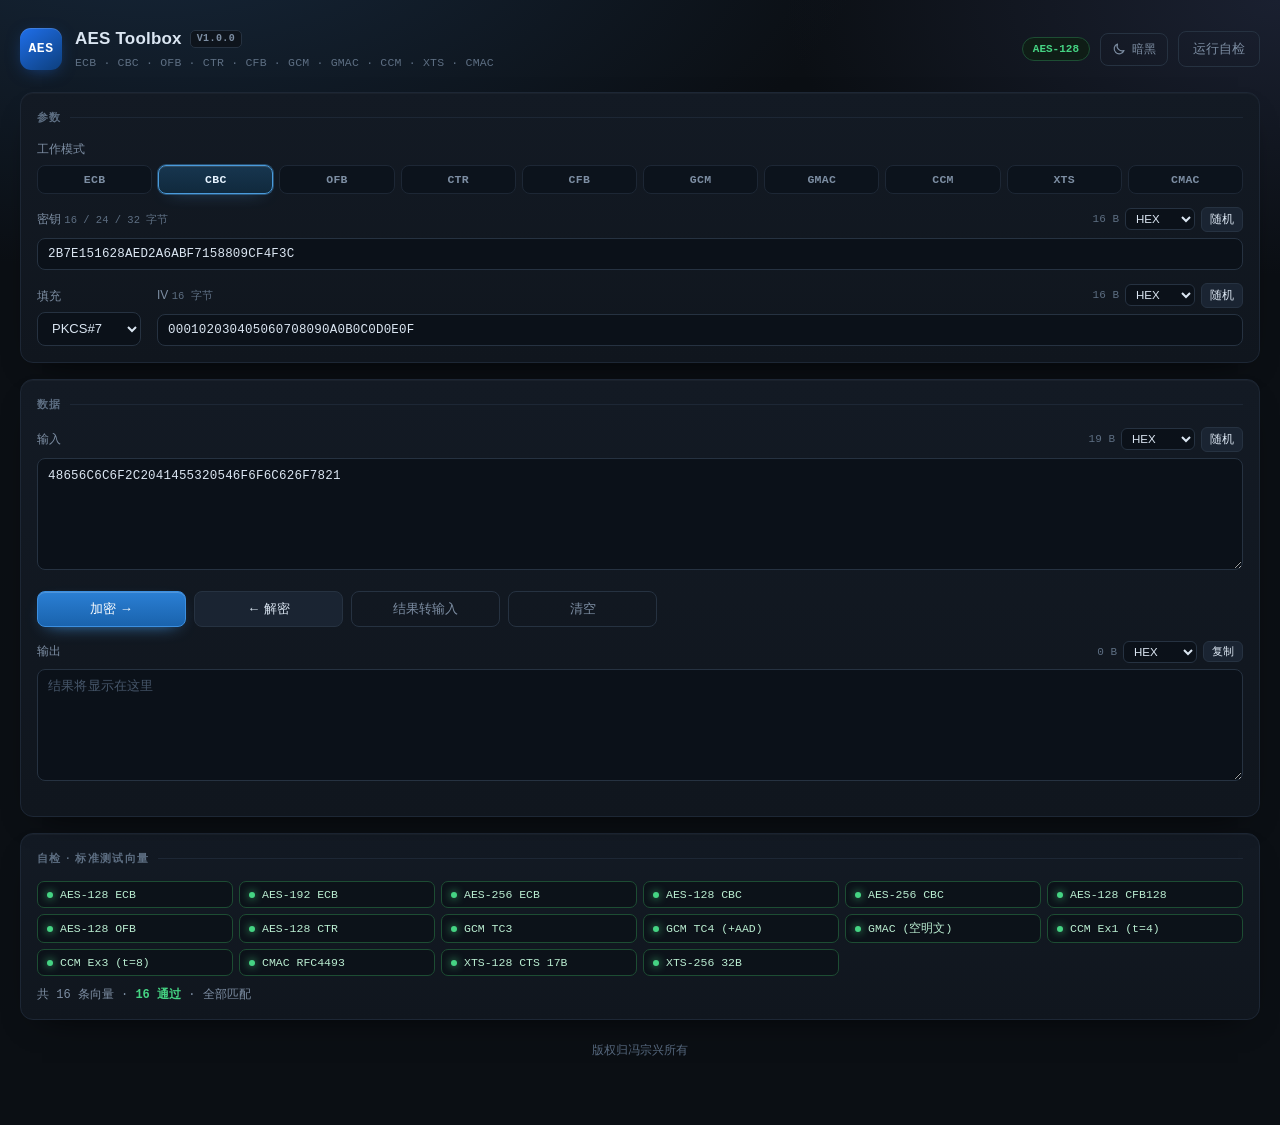
<file: AESToolbox.html>
<!DOCTYPE html>
<html lang="zh-CN">
<head>
<meta charset="utf-8">
<meta name="viewport" content="width=device-width,initial-scale=1">
<title>AES Toolbox V1.0.0</title>
<link rel="icon" href="data:image/svg+xml,%3Csvg xmlns='http://www.w3.org/2000/svg' viewBox='0 0 32 32'%3E%3ClinearGradient id='g' x1='0' y1='0' x2='1' y2='1'%3E%3Cstop offset='0' stop-color='%231f6feb'/%3E%3Cstop offset='1' stop-color='%230d3f7d'/%3E%3C/linearGradient%3E%3Crect width='32' height='32' rx='8' fill='url(%23g)'/%3E%3Ctext x='16' y='16.5' font-family='Consolas,Menlo,monospace' font-size='10.5' font-weight='bold' fill='%23ffffff' text-anchor='middle' dominant-baseline='central'%3EAES%3C/text%3E%3C/svg%3E">
<style>
  /* ---------- 主题变量：默认暗黑 ---------- */
  :root {
    /* 表面 */
    --bg: #0b0f14;
    --bg-g1: #16273a;
    --bg-g2: #1a2030;
    --panel: #121821;
    --panel-2: #161e29;
    --card-1: #131a24;
    --card-2: #10161e;
    --sunken: #0b1119;
    --sunken-focus: #0a1420;
    --chip: #0c1219;
    --chip-2: #0c131c;
    --chip-hover: #131c27;
    /* 线条 */
    --line: #263241;
    --line-soft: #1d2735;
    --line-hover: #31415a;
    --chip-line-hover: #33455c;
    /* 文字 */
    --text: #dbe6f2;
    --dim: #7d8ea3;
    --dim-2: #5d6e82;
    --foot: #55677d;
    --placeholder: #46566a;
    /* 语义色 */
    --accent: #4aa8ff;
    --accent-dim: #1e4f7a;
    --focus-ring: #4aa8ff1f;
    --ok: #45d483;
    --ok-fg: #a9e8c2;
    --pass-fg: #b9ecd0;
    --ok-line: #1d4d33;
    --ok-bg: #0e1d15;
    --ok-bg-2: #0f1d16;
    --warn: #ffb454;
    --err: #ff6b6b;
    --err-fg: #ffc2c2;
    --err-line: #55262a;
    --err-line-2: #4d1f1f;
    --err-bg: #1d1013;
    --err-bg-2: #1d0f0f;
    /* 控件 */
    --btn: #1a2432;
    --btn-hover: #222f40;
    --btn-line-hover: #3a4d66;
    --ghost-hover: #ffffff08;
    --active-fg: #e6f3ff;
    --active-1: #17364f;
    --active-2: #10293d;
    --active-line: #4a9bdc;
    --active-ring: #4a9bdc66;
    --active-inset: #ffffff1f;
    --badge-bg: #0e141c;
    /* 装饰 */
    --inset: #ffffff08;
    --card-shadow: 0 14px 34px -22px #000;
    --sb: #24303f;
    --sb-hover: #31445a;
    --mono: ui-monospace, "SF Mono", "Cascadia Mono", Consolas, "JetBrains Mono", monospace;
  }

  /* ---------- 明亮主题 ---------- */
  html[data-theme="light"] {
    --bg: #f2f6fb;
    --bg-g1: #e3eefb;
    --bg-g2: #eceff7;
    --panel: #ffffff;
    --panel-2: #f8fafc;
    --card-1: #ffffff;
    --card-2: #fafcfe;
    --sunken: #ffffff;
    --sunken-focus: #ffffff;
    --chip: #f4f8fd;
    --chip-2: #f4f8fd;
    --chip-hover: #e9f0f9;
    --line: #d2dce8;
    --line-soft: #e4ebf3;
    --line-hover: #a9bccf;
    --chip-line-hover: #b6c7d9;
    --text: #16202c;
    --dim: #556578;
    --dim-2: #7c8da1;
    --foot: #8496a9;
    --placeholder: #a2b2c4;
    --accent: #1a73e8;
    --accent-dim: #b6d3f5;
    --focus-ring: #1a73e826;
    --ok: #12a150;
    --ok-fg: #10693f;
    --pass-fg: #146c46;
    --ok-line: #a8d8bf;
    --ok-bg: #eafaf1;
    --ok-bg-2: #eafaf1;
    --warn: #b8720a;
    --err: #d93b3b;
    --err-fg: #9c2020;
    --err-line: #f0b8b8;
    --err-line-2: #f0b8b8;
    --err-bg: #fdeeee;
    --err-bg-2: #fdeeee;
    --btn: #eef3f9;
    --btn-hover: #e3ecf6;
    --btn-line-hover: #b0c3d8;
    --ghost-hover: #0b1a2b0d;
    --active-fg: #0d4a7d;
    --active-1: #dcebfb;
    --active-2: #cfe3f9;
    --active-line: #5f9fdd;
    --active-ring: #5f9fdd66;
    --active-inset: #ffffffcc;
    --badge-bg: #f2f7fd;
    --inset: #ffffffd9;
    --card-shadow: 0 12px 28px -22px #12304d;
    --sb: #c9d5e2;
    --sb-hover: #b0bfd1;
  }
  * { box-sizing: border-box; }
  html, body { margin: 0; padding: 0; }
  body {
    background:
      radial-gradient(1200px 600px at 12% -8%, var(--bg-g1) 0%, transparent 60%),
      radial-gradient(900px 500px at 100% 0%, var(--bg-g2) 0%, transparent 55%),
      var(--bg);
    color: var(--text);
    font: 14px/1.55 -apple-system, "Segoe UI", "Microsoft YaHei", Roboto, sans-serif;
    min-height: 100vh;
    -webkit-font-smoothing: antialiased;
    transition: background-color .22s ease, color .22s ease;
  }
  body, .card, .btn, .mode, .titem, .status, input, select, textarea, .keybadge {
    transition-property: background-color, border-color, color, box-shadow;
    transition-duration: .18s;
    transition-timing-function: ease;
  }
  /* 内容区宽度对齐 UDS 工具箱：宽屏下铺开占满，只留边距，不再固定 1180 居中 */
  .app { max-width: 1560px; margin: 0 auto; padding: 26px 20px 60px; }

  /* ---------- 顶栏 ---------- */
  .topbar { display: flex; align-items: center; justify-content: space-between; gap: 16px; margin-bottom: 20px; }
  .brand { display: flex; align-items: center; gap: 13px; min-width: 0; }
  .logo {
    width: 42px; height: 42px; flex: none; border-radius: 11px;
    background: linear-gradient(145deg, #1f6feb, #0d3f7d);
    color: #fff; font: 700 13px/42px var(--mono); text-align: center; letter-spacing: .5px;
    box-shadow: 0 4px 18px -6px #1f6feb99, inset 0 1px 0 #ffffff26;
  }
  .brand h1 { margin: 0; font-size: 17px; font-weight: 650; letter-spacing: .2px; display: flex; align-items: center; gap: 8px; }
  .brand h1 .ver {
    font: 600 10px/1 var(--mono); letter-spacing: .4px; color: var(--dim);
    padding: 3px 6px; border-radius: 5px;
    border: 1px solid var(--line); background: var(--badge-bg);
  }
  .brand p { margin: 2px 0 0; font-size: 11.5px; color: var(--dim-2); font-family: var(--mono); letter-spacing: .2px; }
  .top-actions { display: flex; align-items: center; gap: 10px; }
  @media (max-width: 640px) {
    /* 窄屏：放不下时操作按钮自动换行并右对齐，避免顶栏撑破 */
    .topbar { flex-wrap: wrap; gap: 10px; }
    .top-actions { margin-left: auto; }
  }
  .keybadge {
    font: 600 11px var(--mono); padding: 5px 10px; border-radius: 999px;
    border: 1px solid var(--line); color: var(--dim); background: var(--badge-bg); white-space: nowrap;
  }
  .keybadge.ok { color: var(--ok); border-color: var(--ok-line); background: var(--ok-bg-2); }
  .keybadge.bad { color: var(--err); border-color: var(--err-line-2); background: var(--err-bg-2); }

  /* ---------- 卡片 ---------- */
  .grid { display: grid; grid-template-columns: minmax(0, 1fr); gap: 16px; align-items: start; }
  /* 参数区每行整行铺开，行距由 gap 控制 */
  .pgrid { display: grid; grid-template-columns: minmax(0, 1fr); gap: 13px; }
  .pgrid > .field { margin-bottom: 0; }
  .pgrid .span-2 { grid-column: span 2; }
  .pgrid .span-all { grid-column: 1 / -1; }
  /* 模式专属参数（填充 / Tag 长度 / CFB 段长）与 IV 排在同一行、位于 IV 左侧：
     小字段的标签与 IV 标签齐平，下拉与 IV 输入框底边对齐，不额外占一行 */
  #ivRow { display: flex; align-items: flex-end; gap: 16px; }
  #ivRow > #ivField { flex: 1 1 auto; min-width: 0; margin-bottom: 0; }
  .optband { display: flex; flex-wrap: wrap; align-items: flex-end; gap: 8px 18px; }
  .optband .opt { display: flex; flex-direction: column; gap: 6px; }
  .optband .opt > label { margin-bottom: 0; white-space: nowrap; }
  /* 下拉与密钥输入框严格同高：显式定高并去掉浏览器给 select 的内部留白 */
  .optband .opt select { width: auto; min-width: 104px; height: 34px; padding: 0 6px 0 10px; line-height: 1; }
  .card {
    background: linear-gradient(180deg, var(--card-1), var(--card-2));
    border: 1px solid var(--line-soft);
    border-radius: 13px;
    padding: 16px;
    box-shadow: 0 1px 0 var(--inset) inset, var(--card-shadow);
  }
  .card h2 {
    margin: 0 0 14px; font-size: 11px; font-weight: 700; letter-spacing: 1.4px;
    text-transform: uppercase; color: var(--dim-2);
    display: flex; align-items: center; gap: 8px;
  }
  .card h2::after { content: ""; height: 1px; flex: 1; background: var(--line-soft); }

  /* ---------- 表单 ---------- */
  .field { margin-bottom: 13px; }
  .field:last-child { margin-bottom: 0; }
  label {
    display: flex; align-items: center; justify-content: space-between; gap: 8px;
    font-size: 12px; color: var(--dim); margin-bottom: 6px; font-weight: 500;
  }
  label .hint { font: 400 10.5px var(--mono); color: var(--dim-2); }
  .row { display: flex; gap: 7px; align-items: stretch; }
  .row > input { flex: 1; min-width: 0; }
  /* 标签行右上角的控件串：字节数 → 格式菜单 → 操作按钮 */
  label .right { display: flex; gap: 6px; align-items: center; }
  label .right select {
    width: auto; padding: 3px 6px; font-size: 11.5px; border-radius: 6px;
  }
  select.fmt:hover { color: var(--text); border-color: var(--line-hover); }
  .count {
    flex: none; min-width: 40px; text-align: right;
    font: 400 11px var(--mono); color: var(--dim-2);
  }
  .btn.mini { padding: 3px 8px; font-size: 12px; border-radius: 6px; flex: none; }

  input, select, textarea, button { font-family: inherit; font-size: 13px; color: var(--text); }
  input, select, textarea {
    background: var(--sunken); border: 1px solid var(--line); border-radius: 8px;
    padding: 8px 10px; width: 100%; outline: none;
    transition: border-color .15s, box-shadow .15s, background .15s;
  }
  input:hover, select:hover, textarea:hover { border-color: var(--line-hover); }
  input:focus, select:focus, textarea:focus {
    border-color: var(--accent); background: var(--sunken-focus);
    box-shadow: 0 0 0 3px var(--focus-ring);
  }
  input::placeholder, textarea::placeholder { color: var(--placeholder); }
  textarea { resize: vertical; min-height: 112px; line-height: 1.5; }
  .mono, input.mono, textarea.mono { font-family: var(--mono); font-size: 12.5px; letter-spacing: .2px; }
  select { cursor: pointer; padding-right: 6px; }
  select option { background: var(--panel-2); color: var(--text); }

  .btn {
    background: var(--btn); border: 1px solid var(--line); border-radius: 8px;
    padding: 8px 14px; cursor: pointer; white-space: nowrap;
    transition: background .15s, border-color .15s, transform .06s, color .15s;
    font-weight: 550;
  }
  .btn:hover { background: var(--btn-hover); border-color: var(--btn-line-hover); }
  .btn:active { transform: translateY(1px); }
  .btn.primary {
    background: linear-gradient(180deg, #2b7fd4, #1a63ad); border-color: #3c8fe0;
    color: #fff; box-shadow: 0 6px 18px -10px #4aa8ff, inset 0 1px 0 #ffffff2b;
  }
  .btn.primary:hover { background: linear-gradient(180deg, #3791e8, #1f6dbd); }
  .btn.ghost { background: transparent; color: var(--dim); }
  .btn.ghost:hover { color: var(--text); background: var(--ghost-hover); }
  .btn.icon { padding: 8px 11px; flex: none; }
  .btn.tiny { padding: 2px 8px; font-size: 11px; border-radius: 6px; font-weight: 500; }
  .btn.theme {
    display: inline-flex; align-items: center; gap: 6px;
    padding: 7px 11px; color: var(--dim); font-size: 12px;
  }
  .btn.theme:hover { color: var(--text); }
  .btn.theme svg { display: block; flex: none; }
  @media (max-width: 560px) { .btn.theme span.tx { display: none; } }

  /* ---------- 模式选择 ---------- */
  .modes { display: grid; grid-template-columns: repeat(10, minmax(0, 1fr)); gap: 6px; }
  @media (max-width: 900px) { .modes { grid-template-columns: repeat(5, minmax(0, 1fr)); } }
  .mode {
    padding: 7px 0; text-align: center; border-radius: 8px; cursor: pointer;
    background: var(--chip-2); border: 1px solid var(--line-soft);
    font: 600 11.5px var(--mono); color: var(--dim); letter-spacing: .3px;
    transition: all .14s; user-select: none;
  }
  .mode:hover { color: var(--text); border-color: var(--chip-line-hover); background: var(--chip-hover); }
  .mode.active {
    color: var(--active-fg); border-color: var(--active-line);
    background: linear-gradient(180deg, var(--active-1), var(--active-2));
    box-shadow: inset 0 1px 0 var(--active-inset), 0 0 0 1px var(--active-ring), 0 6px 18px -12px var(--active-line);
  }

  /* ---------- 数据区 ---------- */
  .actions { display: flex; gap: 8px; margin: 14px 0; flex-wrap: wrap; max-width: 620px; }
  .actions .btn { flex: 1; min-width: 96px; }
  @media (max-width: 640px) { .actions { max-width: none; } }
  .io-head { display: flex; justify-content: space-between; align-items: center; margin-bottom: 6px; }
  .io-head .left { font-size: 12px; color: var(--dim); }
  .io-head .right { display: flex; gap: 6px; align-items: center; }
  .io-head select { width: auto; padding: 3px 6px; font-size: 11.5px; border-radius: 6px; }

  .status {
    margin-top: 12px; padding: 9px 12px; border-radius: 8px; font-size: 12.5px;
    border: 1px solid var(--line-soft); background: var(--chip); color: var(--dim);
    display: none; line-height: 1.5; word-break: break-word;
  }
  .status.show { display: block; }
  .status.ok { color: var(--ok-fg); border-color: var(--ok-line); background: var(--ok-bg); }
  .status.err { color: var(--err-fg); border-color: var(--err-line); background: var(--err-bg); }
  .status .k { color: var(--dim-2); font-family: var(--mono); }

  /*@SELFTEST@BEGIN*/
  /* ---------- 自检 ---------- */
  .selftest { margin-top: 16px; }
  .testgrid { display: grid; grid-template-columns: repeat(auto-fill, minmax(178px, 1fr)); gap: 6px; }
  .titem {
    display: flex; align-items: center; gap: 7px; padding: 6px 9px; border-radius: 7px;
    background: var(--chip); border: 1px solid var(--line-soft); font: 400 11.5px var(--mono);
    color: var(--dim);
  }
  .titem .dot { width: 6px; height: 6px; border-radius: 50%; background: var(--dim-2); flex: none; }
  .titem.pass { color: var(--pass-fg); border-color: var(--ok-line); }
  .titem.pass .dot { background: var(--ok); box-shadow: 0 0 8px var(--ok); }
  .titem.fail { color: var(--err-fg); border-color: var(--err-line); }
  .titem.fail .dot { background: var(--err); }
  .test-summary { margin-top: 10px; font: 400 12px var(--mono); color: var(--dim); }
  .test-summary b { color: var(--ok); }
  .test-summary .bad { color: var(--err); }
  /*@SELFTEST@END*/

  .foot { margin-top: 22px; text-align: center; font-size: 11.5px; color: var(--foot); }
  .foot code { font-family: var(--mono); color: var(--foot); }
  ::-webkit-scrollbar { width: 10px; height: 10px; }
  ::-webkit-scrollbar-thumb { background: var(--sb); border-radius: 6px; border: 2px solid transparent; background-clip: padding-box; }
  ::-webkit-scrollbar-thumb:hover { background: var(--sb-hover); background-clip: padding-box; }
</style>
<script>
/* 首帧前套用上次选择的主题档位，避免明亮模式下先闪一下黑底。
   档位：light / dark / auto（跟随系统） */
(function () {
  try {
    var mode = localStorage.getItem('aes-toolbox.theme');
    var sysDark = !!(window.matchMedia && window.matchMedia('(prefers-color-scheme: dark)').matches);
    // 未设置或脏数据一律按默认暗黑处理
    var dark = mode === 'light' ? false : (mode === 'auto' ? sysDark : true);
    if (!dark) document.documentElement.setAttribute('data-theme', 'light');
  } catch (e) {}
})();
</script>
</head>
<body>
<div class="app">

  <header class="topbar">
    <div class="brand">
      <div class="logo">AES</div>
      <div>
        <h1>AES Toolbox <span class="ver" title="当前版本">V1.0.0</span></h1>
        <p>ECB · CBC · OFB · CTR · CFB · GCM · GMAC · CCM · XTS · CMAC</p>
      </div>
    </div>
    <div class="top-actions">
      <span class="keybadge" id="keyBadge">AES-128</span>
      <button class="btn ghost theme" id="btnTheme" title="主题：暗黑" data-mode="dark">
        <span id="themeIcon"></span><span class="tx" id="themeText">暗黑</span>
      </button>
      <!--@SELFTEST@BEGIN-->
      <button class="btn ghost" id="btnSelfTest">运行自检</button>
      <!--@SELFTEST@END-->
    </div>
  </header>

  <main class="grid">
    <!-- 参数 -->
    <section class="card">
      <h2>参数</h2>

      <div class="pgrid">
        <div class="field span-all">
          <label>工作模式</label>
          <div class="modes" id="modes"></div>
        </div>

        <div class="field span-all" id="keyField">
          <label>
            <span>密钥 <span class="hint" id="keyHint">16 / 24 / 32 字节</span></span>
            <span class="right">
              <span class="count" id="keyCount">0 B</span>
              <select id="keyFmt" class="fmt">
                <option value="hex">HEX</option>
                <option value="c">C 格式</option>
                <option value="text">文本</option>
              </select>
              <button class="btn mini" id="btnKeyRand" title="随机生成密钥">随机</button>
            </span>
          </label>
          <div class="row">
            <input id="key" class="mono" spellcheck="false" autocomplete="off" placeholder="hex 或文本">
          </div>
        </div>

        <!-- 模式专属参数：填充 / Tag 长度 / CFB 段长。与 IV 排在同一行、位于 IV 之前，
             每个模式最多只用到其中一个 -->
        <div class="field span-all" id="ivRow">
          <div class="optband" id="optRow">
            <div class="opt" id="padField">
              <label for="padding">填充</label>
              <select id="padding">
                <option value="pkcs7">PKCS#7</option>
                <option value="zero">零填充</option>
                <option value="none">无</option>
              </select>
            </div>

            <div class="opt" id="tagLenField">
              <label for="tagLen">Tag 长度</label>
              <select id="tagLen"></select>
            </div>

            <div class="opt" id="cfbField">
              <label for="cfbBits">CFB 段长</label>
              <select id="cfbBits">
                <option value="128">CFB-128</option>
                <option value="8">CFB-8</option>
                <option value="1">CFB-1</option>
              </select>
            </div>
          </div>

          <div id="ivField">
            <label>
              <span><span id="ivLabel">IV</span> <span class="hint" id="ivHint">16 字节</span></span>
              <span class="right">
                <span class="count" id="ivCount">0 B</span>
                <select id="ivFmt" class="fmt">
                  <option value="hex">HEX</option>
                  <option value="c">C 格式</option>
                  <option value="text">文本</option>
                </select>
                <button class="btn mini" id="btnIvRand" title="随机生成 IV / Nonce">随机</button>
              </span>
            </label>
            <div class="row">
              <input id="iv" class="mono" spellcheck="false" autocomplete="off" placeholder="hex">
            </div>
          </div>
        </div>

        <div class="field span-all" id="aadField">
          <label>
            <span>AAD <span class="hint">附加认证数据</span></span>
            <span class="right">
              <span class="count" id="aadCount">0 B</span>
              <select id="aadFmt" class="fmt">
                <option value="hex">HEX</option>
                <option value="c">C 格式</option>
                <option value="text">文本</option>
              </select>
            </span>
          </label>
          <div class="row">
            <input id="aad" class="mono" spellcheck="false" autocomplete="off" placeholder="可空">
          </div>
        </div>
      </div>
    </section>

    <!-- 数据 -->
    <section class="card">
      <h2>数据</h2>

      <div class="field">
        <div class="io-head">
          <div class="left">输入</div>
          <div class="right">
            <span class="count" id="inCount">0 B</span>
            <select id="inFmt">
              <option value="hex">HEX</option>
              <option value="c">C 格式</option>
              <option value="text">UTF-8</option>
              <option value="base64">Base64</option>
            </select>
            <button class="btn mini" id="btnInputRand" title="随机生成 16 字节数据">随机</button>
          </div>
        </div>
        <textarea id="input" class="mono" spellcheck="false" placeholder="粘贴明文或密文；HEX 可用空格 / 冒号 / 短横线分隔"></textarea>
      </div>

      <div class="actions">
        <button class="btn primary" id="btnEncrypt">加密 →</button>
        <button class="btn" id="btnDecrypt">← 解密</button>
        <button class="btn ghost" id="btnReuse">结果转输入</button>
        <button class="btn ghost" id="btnClear">清空</button>
      </div>

      <div class="field">
        <div class="io-head">
          <div class="left">输出</div>
          <div class="right">
            <span class="count" id="outCount">0 B</span>
            <select id="outFmt">
              <option value="hex">HEX</option>
              <option value="c">C 格式</option>
              <option value="base64">Base64</option>
              <option value="text">UTF-8</option>
            </select>
            <button class="btn tiny" id="btnCopy">复制</button>
          </div>
        </div>
        <textarea id="output" class="mono" spellcheck="false" readonly placeholder="结果将显示在这里"></textarea>
      </div>

      <div class="field" id="tagField">
        <div class="io-head">
          <div class="left">Tag / 认证码</div>
          <div class="right">
            <span class="count" id="tagCount">0 B</span>
            <button class="btn tiny" id="btnCopyTag">复制</button>
          </div>
        </div>
        <input id="tag" class="mono" spellcheck="false" autocomplete="off" placeholder="GCM / CCM 解密时填写；加密后自动生成">
      </div>

      <div class="status" id="status"></div>
    </section>
  </main>

  <!--@SELFTEST@BEGIN-->
  <!-- 自检 -->
  <section class="card selftest">
    <h2>自检 · 标准测试向量</h2>
    <div class="testgrid" id="testGrid"></div>
    <div class="test-summary" id="testSummary">点击右上角「运行自检」，用 NIST / IEEE 1619 / RFC 标准向量验证实现正确性。</div>
  </section>
  <!--@SELFTEST@END-->

  <div class="foot">版权归冯宗兴所有</div>
</div>

<script>
/* ============================================================================
 * aes-core.js — AES-128/192/256 + ECB/CBC/OFB/CTR/CFB/GCM/GMAC/CCM/XTS/CMAC
 * 纯 JavaScript 实现，无外部依赖（浏览器 / Node 通用）
 * ==========================================================================*/
(function (root, factory) {
  var lib = factory();
  if (typeof module !== 'undefined' && module.exports) module.exports = lib;
  root.AESLib = lib;
})(typeof globalThis !== 'undefined' ? globalThis : this, function () {
  'use strict';

  /* ---------- S 盒 ---------- */
  var SBOX = new Uint8Array([
    0x63, 0x7c, 0x77, 0x7b, 0xf2, 0x6b, 0x6f, 0xc5, 0x30, 0x01, 0x67, 0x2b, 0xfe, 0xd7, 0xab, 0x76,
    0xca, 0x82, 0xc9, 0x7d, 0xfa, 0x59, 0x47, 0xf0, 0xad, 0xd4, 0xa2, 0xaf, 0x9c, 0xa4, 0x72, 0xc0,
    0xb7, 0xfd, 0x93, 0x26, 0x36, 0x3f, 0xf7, 0xcc, 0x34, 0xa5, 0xe5, 0xf1, 0x71, 0xd8, 0x31, 0x15,
    0x04, 0xc7, 0x23, 0xc3, 0x18, 0x96, 0x05, 0x9a, 0x07, 0x12, 0x80, 0xe2, 0xeb, 0x27, 0xb2, 0x75,
    0x09, 0x83, 0x2c, 0x1a, 0x1b, 0x6e, 0x5a, 0xa0, 0x52, 0x3b, 0xd6, 0xb3, 0x29, 0xe3, 0x2f, 0x84,
    0x53, 0xd1, 0x00, 0xed, 0x20, 0xfc, 0xb1, 0x5b, 0x6a, 0xcb, 0xbe, 0x39, 0x4a, 0x4c, 0x58, 0xcf,
    0xd0, 0xef, 0xaa, 0xfb, 0x43, 0x4d, 0x33, 0x85, 0x45, 0xf9, 0x02, 0x7f, 0x50, 0x3c, 0x9f, 0xa8,
    0x51, 0xa3, 0x40, 0x8f, 0x92, 0x9d, 0x38, 0xf5, 0xbc, 0xb6, 0xda, 0x21, 0x10, 0xff, 0xf3, 0xd2,
    0xcd, 0x0c, 0x13, 0xec, 0x5f, 0x97, 0x44, 0x17, 0xc4, 0xa7, 0x7e, 0x3d, 0x64, 0x5d, 0x19, 0x73,
    0x60, 0x81, 0x4f, 0xdc, 0x22, 0x2a, 0x90, 0x88, 0x46, 0xee, 0xb8, 0x14, 0xde, 0x5e, 0x0b, 0xdb,
    0xe0, 0x32, 0x3a, 0x0a, 0x49, 0x06, 0x24, 0x5c, 0xc2, 0xd3, 0xac, 0x62, 0x91, 0x95, 0xe4, 0x79,
    0xe7, 0xc8, 0x37, 0x6d, 0x8d, 0xd5, 0x4e, 0xa9, 0x6c, 0x56, 0xf4, 0xea, 0x65, 0x7a, 0xae, 0x08,
    0xba, 0x78, 0x25, 0x2e, 0x1c, 0xa6, 0xb4, 0xc6, 0xe8, 0xdd, 0x74, 0x1f, 0x4b, 0xbd, 0x8b, 0x8a,
    0x70, 0x3e, 0xb5, 0x66, 0x48, 0x03, 0xf6, 0x0e, 0x61, 0x35, 0x57, 0xb9, 0x86, 0xc1, 0x1d, 0x9e,
    0xe1, 0xf8, 0x98, 0x11, 0x69, 0xd9, 0x8e, 0x94, 0x9b, 0x1e, 0x87, 0xe9, 0xce, 0x55, 0x28, 0xdf,
    0x8c, 0xa1, 0x89, 0x0d, 0xbf, 0xe6, 0x42, 0x68, 0x41, 0x99, 0x2d, 0x0f, 0xb0, 0x54, 0xbb, 0x16
  ]);

  var INV_SBOX = (function () {
    var t = new Uint8Array(256);
    for (var i = 0; i < 256; i++) t[SBOX[i]] = i;
    return t;
  })();

  /* ---------- GF(2^8) ---------- */
  function xtime(b) { return ((b << 1) ^ ((b & 0x80) ? 0x1b : 0x00)) & 0xff; }

  function gmul(a, b) {
    var p = 0;
    for (var i = 0; i < 8; i++) {
      if (b & 1) p ^= a;
      var hi = a & 0x80;
      a = (a << 1) & 0xff;
      if (hi) a ^= 0x1b;
      b >>= 1;
    }
    return p & 0xff;
  }

  /* ---------- 密钥扩展 ---------- */
  function expandKey(key) {
    var Nk = key.length >> 2;
    if (key.length !== 16 && key.length !== 24 && key.length !== 32) {
      throw new Error('密钥长度必须为 16 / 24 / 32 字节（当前 ' + key.length + ' 字节）');
    }
    var Nr = Nk + 6;
    var w = new Uint8Array(16 * (Nr + 1));
    w.set(key);
    var rcon = 0x01;
    for (var i = Nk; i < 4 * (Nr + 1); i++) {
      var t0 = w[4 * i - 4], t1 = w[4 * i - 3], t2 = w[4 * i - 2], t3 = w[4 * i - 1];
      if (i % Nk === 0) {
        var tmp = t0;
        t0 = SBOX[t1] ^ rcon; t1 = SBOX[t2]; t2 = SBOX[t3]; t3 = SBOX[tmp];
        rcon = xtime(rcon);
      } else if (Nk > 6 && i % Nk === 4) {
        t0 = SBOX[t0]; t1 = SBOX[t1]; t2 = SBOX[t2]; t3 = SBOX[t3];
      }
      w[4 * i] = w[4 * (i - Nk)] ^ t0;
      w[4 * i + 1] = w[4 * (i - Nk) + 1] ^ t1;
      w[4 * i + 2] = w[4 * (i - Nk) + 2] ^ t2;
      w[4 * i + 3] = w[4 * (i - Nk) + 3] ^ t3;
    }
    return { w: w, Nr: Nr };
  }

  /* ---------- 单块运算（state 索引: idx = 4*col + row） ---------- */
  function addRoundKey(s, w, round) {
    var off = round << 4;
    for (var i = 0; i < 16; i++) s[i] ^= w[off + i];
  }

  function subBytes(s, box) { for (var i = 0; i < 16; i++) s[i] = box[s[i]]; }

  function shiftRows(s) {
    var t = s[1]; s[1] = s[5]; s[5] = s[9]; s[9] = s[13]; s[13] = t;
    t = s[2]; s[2] = s[10]; s[10] = t; t = s[6]; s[6] = s[14]; s[14] = t;
    t = s[15]; s[15] = s[11]; s[11] = s[7]; s[7] = s[3]; s[3] = t;
  }

  function invShiftRows(s) {
    var t = s[13]; s[13] = s[9]; s[9] = s[5]; s[5] = s[1]; s[1] = t;
    t = s[2]; s[2] = s[10]; s[10] = t; t = s[6]; s[6] = s[14]; s[14] = t;
    t = s[3]; s[3] = s[7]; s[7] = s[11]; s[11] = s[15]; s[15] = t;
  }

  function mixColumns(s) {
    for (var c = 0; c < 4; c++) {
      var i = c << 2;
      var a0 = s[i], a1 = s[i + 1], a2 = s[i + 2], a3 = s[i + 3];
      s[i]     = gmul(a0, 2) ^ gmul(a1, 3) ^ a2 ^ a3;
      s[i + 1] = a0 ^ gmul(a1, 2) ^ gmul(a2, 3) ^ a3;
      s[i + 2] = a0 ^ a1 ^ gmul(a2, 2) ^ gmul(a3, 3);
      s[i + 3] = gmul(a0, 3) ^ a1 ^ a2 ^ gmul(a3, 2);
    }
  }

  function invMixColumns(s) {
    for (var c = 0; c < 4; c++) {
      var i = c << 2;
      var a0 = s[i], a1 = s[i + 1], a2 = s[i + 2], a3 = s[i + 3];
      s[i]     = gmul(a0, 14) ^ gmul(a1, 11) ^ gmul(a2, 13) ^ gmul(a3, 9);
      s[i + 1] = gmul(a0, 9) ^ gmul(a1, 14) ^ gmul(a2, 11) ^ gmul(a3, 13);
      s[i + 2] = gmul(a0, 13) ^ gmul(a1, 9) ^ gmul(a2, 14) ^ gmul(a3, 11);
      s[i + 3] = gmul(a0, 11) ^ gmul(a1, 13) ^ gmul(a2, 9) ^ gmul(a3, 14);
    }
  }

  function encryptBlockKs(ks, input) {
    var s = new Uint8Array(input);
    addRoundKey(s, ks.w, 0);
    for (var r = 1; r < ks.Nr; r++) {
      subBytes(s, SBOX); shiftRows(s); mixColumns(s); addRoundKey(s, ks.w, r);
    }
    subBytes(s, SBOX); shiftRows(s); addRoundKey(s, ks.w, ks.Nr);
    return s;
  }

  function decryptBlockKs(ks, input) {
    var s = new Uint8Array(input);
    addRoundKey(s, ks.w, ks.Nr);
    for (var r = ks.Nr - 1; r >= 1; r--) {
      invShiftRows(s); subBytes(s, INV_SBOX); addRoundKey(s, ks.w, r); invMixColumns(s);
    }
    invShiftRows(s); subBytes(s, INV_SBOX); addRoundKey(s, ks.w, 0);
    return s;
  }

  /* ---------- 通用工具 ---------- */
  function incBe(block, from) {
    for (var i = block.length - 1; i >= from; i--) {
      block[i] = (block[i] + 1) & 0xff;
      if (block[i] !== 0) break;
    }
  }

  function xorInto(a, b) { for (var i = 0; i < a.length; i++) a[i] ^= b[i]; }

  function writeBe(buf, off, value, len) {
    var v = value;
    for (var i = len - 1; i >= 0; i--) {
      buf[off + i] = v % 256;
      v = Math.floor(v / 256);
    }
  }

  function applyPad(data, pad) {
    if (pad === 'none') {
      if (data.length % 16 !== 0) throw new Error('数据长度必须为 16 字节的整数倍（当前 ' + data.length + ' 字节）');
      return data;
    }
    if (pad === 'zero') {
      var z = (16 - (data.length % 16)) % 16;
      var o = new Uint8Array(data.length + z);
      o.set(data);
      return o;
    }
    var n = 16 - (data.length % 16);
    var out = new Uint8Array(data.length + n);
    out.set(data);
    out.fill(n, data.length);
    return out;
  }

  function removePad(data, pad) {
    if (pad === 'none') return data;
    if (pad === 'zero') {
      if (data.length % 16 !== 0) throw new Error('密文长度必须为 16 字节的整数倍（当前 ' + data.length + ' 字节）');
      var e = data.length;
      while (e > 0 && data[e - 1] === 0) e--;
      return data.subarray(0, e);
    }
    if (data.length === 0 || data.length % 16 !== 0) throw new Error('密文长度非法，无法去填充');
    var n = data[data.length - 1];
    if (n < 1 || n > 16) throw new Error('PKCS#7 填充无效（末字节 = ' + n + '），密钥或 IV 可能不正确');
    for (var i = data.length - n; i < data.length; i++) {
      if (data[i] !== n) throw new Error('PKCS#7 填充校验失败，密钥或 IV 可能不正确');
    }
    return data.subarray(0, data.length - n);
  }

  /* ============================ 分组模式 ============================ */
  function ecbEncrypt(key, data, pad) {
    var ks = expandKey(key); data = applyPad(data, pad || 'pkcs7');
    var out = new Uint8Array(data.length);
    for (var i = 0; i < data.length; i += 16) out.set(encryptBlockKs(ks, data.subarray(i, i + 16)), i);
    return out;
  }

  function ecbDecrypt(key, data, pad) {
    var ks = expandKey(key);
    if (data.length % 16 !== 0) throw new Error('密文长度必须为 16 字节的整数倍（当前 ' + data.length + ' 字节）');
    var out = new Uint8Array(data.length);
    for (var i = 0; i < data.length; i += 16) out.set(decryptBlockKs(ks, data.subarray(i, i + 16)), i);
    return removePad(out, pad || 'pkcs7');
  }

  function cbcEncrypt(key, iv, data, pad) {
    if (iv.length !== 16) throw new Error('CBC 的 IV 必须为 16 字节');
    var ks = expandKey(key); data = applyPad(data, pad || 'pkcs7');
    var out = new Uint8Array(data.length), prev = new Uint8Array(iv);
    for (var i = 0; i < data.length; i += 16) {
      var blk = new Uint8Array(16);
      for (var j = 0; j < 16; j++) blk[j] = data[i + j] ^ prev[j];
      prev = encryptBlockKs(ks, blk);
      out.set(prev, i);
    }
    return out;
  }

  function cbcDecrypt(key, iv, data, pad) {
    if (iv.length !== 16) throw new Error('CBC 的 IV 必须为 16 字节');
    if (data.length % 16 !== 0) throw new Error('密文长度必须为 16 字节的整数倍（当前 ' + data.length + ' 字节）');
    var ks = expandKey(key);
    var out = new Uint8Array(data.length), prev = new Uint8Array(iv);
    for (var i = 0; i < data.length; i += 16) {
      var ct = data.subarray(i, i + 16);
      var blk = decryptBlockKs(ks, ct);
      for (var j = 0; j < 16; j++) out[i + j] = blk[j] ^ prev[j];
      prev = new Uint8Array(ct);
    }
    return removePad(out, pad || 'pkcs7');
  }

  function ofbCrypt(key, iv, data) {
    if (iv.length !== 16) throw new Error('OFB 的 IV 必须为 16 字节');
    var ks = expandKey(key);
    var out = new Uint8Array(data.length), fb = new Uint8Array(iv);
    for (var i = 0; i < data.length; i += 16) {
      fb = encryptBlockKs(ks, fb);
      var n = Math.min(16, data.length - i);
      for (var j = 0; j < n; j++) out[i + j] = data[i + j] ^ fb[j];
    }
    return out;
  }

  function ctrCrypt(key, iv, data) {
    if (iv.length !== 16) throw new Error('CTR 的计数器初值必须为 16 字节');
    var ks = expandKey(key);
    var out = new Uint8Array(data.length), ctr = new Uint8Array(iv);
    for (var i = 0; i < data.length; i += 16) {
      var ksb = encryptBlockKs(ks, ctr);
      var n = Math.min(16, data.length - i);
      for (var j = 0; j < n; j++) out[i + j] = data[i + j] ^ ksb[j];
      incBe(ctr, 0);
    }
    return out;
  }

  // s = 段长（比特）：1 / 8 / 128
  function cfbCrypt(key, iv, data, s, decrypt) {
    s = s || 128;
    if (iv.length !== 16) throw new Error('CFB 的 IV 必须为 16 字节');
    if (s !== 1 && s !== 8 && s !== 128) throw new Error('CFB 段长仅支持 1 / 8 / 128 比特');
    var ks = expandKey(key);
    var out = new Uint8Array(data.length), reg = new Uint8Array(iv);
    var bytes = s >> 3;
    if (s === 1) {
      for (var bi = 0; bi < data.length * 8; bi++) {
        var ksb = encryptBlockKs(ks, reg);
        var kbit = (ksb[0] >> 7) & 1;
        var byteIdx = bi >> 3, bitIdx = 7 - (bi & 7);
        var pbit = (data[byteIdx] >> bitIdx) & 1;
        var cbit = pbit ^ kbit;
        if (cbit) out[byteIdx] |= (1 << bitIdx); else out[byteIdx] &= ~(1 << bitIdx);
        var fbBit = decrypt ? pbit : cbit;
        for (var q = 0; q < 15; q++) reg[q] = ((reg[q] << 1) | (reg[q + 1] >> 7)) & 0xff;
        reg[15] = ((reg[15] << 1) & 0xfe) | fbBit;
      }
      return out;
    }
    for (var i = 0; i < data.length; i += bytes) {
      var ksb2 = encryptBlockKs(ks, reg);
      var n = Math.min(bytes, data.length - i);
      for (var j = 0; j < n; j++) out[i + j] = data[i + j] ^ ksb2[j];
      // 寄存器左移 bytes 位，尾部补当前段（加密补密文，解密补原始密文）
      var newReg = new Uint8Array(16);
      newReg.set(reg.subarray(bytes, 16), 0);
      for (var t = 0; t < bytes; t++) newReg[16 - bytes + t] = decrypt ? data[i + t] : out[i + t];
      reg = newReg;
    }
    return out;
  }

  /* ============================ GHASH / GCM ============================ */
  function ghashMul(X, Y) {
    var Z = new Uint8Array(16);
    var V = new Uint8Array(Y);
    for (var i = 0; i < 128; i++) {
      if ((X[i >> 3] >> (7 - (i & 7))) & 1) xorInto(Z, V);
      var lsb = V[15] & 1;
      for (var j = 15; j > 0; j--) V[j] = (V[j] >>> 1) | ((V[j - 1] & 1) << 7);
      V[0] >>>= 1;
      if (lsb) V[0] ^= 0xe1;
    }
    return Z;
  }

  function ghash(H, aad, ct) {
    var y = new Uint8Array(16);
    function feed(bytes) {
      for (var i = 0; i < bytes.length; i += 16) {
        var blk = new Uint8Array(16);
        blk.set(bytes.subarray(i, Math.min(i + 16, bytes.length)));
        xorInto(blk, y);
        y = ghashMul(blk, H);
      }
    }
    feed(aad); feed(ct);
    var lenBlk = new Uint8Array(16);
    writeBe(lenBlk, 0, aad.length * 8, 8);
    writeBe(lenBlk, 8, ct.length * 8, 8);
    xorInto(lenBlk, y);
    return ghashMul(lenBlk, H);
  }

  function gcmJ0(H, iv) {
    if (iv.length === 12) {
      var j0 = new Uint8Array(16);
      j0.set(iv); j0[15] = 1;
      return j0;
    }
    if (iv.length === 0) throw new Error('GCM 的 IV 不能为空');
    var s = ghash(H, new Uint8Array(0), iv);
    return s;
  }

  function gctr(ks, counter, data) {
    var out = new Uint8Array(data.length), ctr = new Uint8Array(counter);
    for (var i = 0; i < data.length; i += 16) {
      var ksb = encryptBlockKs(ks, ctr);
      var n = Math.min(16, data.length - i);
      for (var j = 0; j < n; j++) out[i + j] = data[i + j] ^ ksb[j];
      incBe(ctr, 12); // inc32
    }
    return out;
  }

  function gcmEncrypt(key, iv, aad, pt, tagLen) {
    tagLen = tagLen || 16;
    if ([4, 8, 12, 13, 14, 15, 16].indexOf(tagLen) < 0) throw new Error('GCM Tag 长度仅支持 4/8/12/13/14/15/16 字节');
    var ks = expandKey(key);
    var H = encryptBlockKs(ks, new Uint8Array(16));
    var J0 = gcmJ0(H, iv);
    var ctr = new Uint8Array(J0); incBe(ctr, 12);
    var ct = gctr(ks, ctr, pt);
    var S = ghash(H, aad, ct);
    var EJ0 = encryptBlockKs(ks, J0);
    xorInto(S, EJ0);
    return { ct: ct, tag: S.subarray(0, tagLen) };
  }

  function gcmDecrypt(key, iv, aad, ct, tag) {
    var ks = expandKey(key);
    var H = encryptBlockKs(ks, new Uint8Array(16));
    var J0 = gcmJ0(H, iv);
    var S = ghash(H, aad, ct);
    xen(S, encryptBlockKs(ks, J0));
    for (var i = 0; i < tag.length; i++) {
      if (S[i] !== tag[i]) throw new Error('GCM 认证失败：Tag 不匹配（数据被篡改 / AAD 或 IV 不一致）');
    }
    var ctr = new Uint8Array(J0); incBe(ctr, 12);
    return { pt: gctr(ks, ctr, ct), tag: S.subarray(0, tag.length) };
  }

  function xen(a, b) { for (var i = 0; i < a.length; i++) a[i] ^= b[i]; }

  function gmac(key, iv, aad, tagLen) {
    return gcmEncrypt(key, iv, aad, new Uint8Array(0), tagLen || 16).tag;
  }

  /* ============================ CCM ============================ */
  function ccmMac(ks, nonce, aad, pt, tagLen) {
    var L = 15 - nonce.length;
    var b0 = new Uint8Array(16);
    b0[0] = (aad.length ? 0x40 : 0x00) | (((tagLen - 2) / 2) << 3) | (L - 1);
    b0.set(nonce, 1);
    writeBe(b0, 16 - L, pt.length, L);

    var chunks = [b0];
    if (aad.length) {
      var head, alen;
      if (aad.length < 0xff00) { head = new Uint8Array(2); writeBe(head, 0, aad.length, 2); alen = 2; }
      else if (aad.length <= 0xffffffff) {
        head = new Uint8Array(6); head[0] = 0xff; head[1] = 0xfe; writeBe(head, 2, aad.length, 4);
      } else {
        head = new Uint8Array(10); head[0] = 0xff; head[1] = 0xff; writeBe(head, 2, aad.length, 8);
      }
      var buf = new Uint8Array(head.length + aad.length);
      buf.set(head); buf.set(aad, head.length);
      chunks.push(buf);
    }
    chunks.push(pt);

    var x = new Uint8Array(16);
    for (var c = 0; c < chunks.length; c++) {
      var data = chunks[c];
      for (var i = 0; i < data.length; i += 16) {
        var blk = new Uint8Array(16);
        blk.set(data.subarray(i, Math.min(i + 16, data.length)));
        xorInto(blk, x);
        x = encryptBlockKs(ks, blk);
      }
    }
    return x;
  }

  function ccmCtr(ks, nonce, data, L) {
    var a = new Uint8Array(16);
    a[0] = L - 1; a.set(nonce, 1);
    var out = new Uint8Array(data.length);
    for (var i = 0, blk = 0; i < data.length; i += 16, blk++) {
      writeBe(a, 16 - L, blk + 1, L);
      var ksb = encryptBlockKs(ks, a);
      var n = Math.min(16, data.length - i);
      for (var j = 0; j < n; j++) out[i + j] = data[i + j] ^ ksb[j];
    }
    return out;
  }

  function ccmEncrypt(key, nonce, aad, pt, tagLen) {
    tagLen = tagLen || 16;
    var L = 15 - nonce.length;
    if (L < 2 || L > 8) throw new Error('CCM 的 Nonce 长度必须为 7..13 字节（当前 ' + nonce.length + ' 字节）');
    if (tagLen < 4 || tagLen > 16 || (tagLen & 1)) throw new Error('CCM Tag 长度必须为 4..16 的偶数');
    var ks = expandKey(key);
    var t = ccmMac(ks, nonce, aad, pt, tagLen);
    var s0 = encryptBlockKs(ks, (function () { var a = new Uint8Array(16); a[0] = L - 1; a.set(nonce, 1); return a; })());
    var tag = new Uint8Array(t);
    for (var i = 0; i < tagLen; i++) tag[i] ^= s0[i];
    return { ct: ccmCtr(ks, nonce, pt, L), tag: tag.subarray(0, tagLen) };
  }

  function ccmDecrypt(key, nonce, aad, ct, tag) {
    var L = 15 - nonce.length;
    if (L < 2 || L > 8) throw new Error('CCM 的 Nonce 长度必须为 7..13 字节（当前 ' + nonce.length + ' 字节）');
    var ks = expandKey(key);
    var pt = ccmCtr(ks, nonce, ct, L);
    var t = ccmMac(ks, nonce, aad, pt, tag.length);
    var s0 = encryptBlockKs(ks, (function () { var a = new Uint8Array(16); a[0] = L - 1; a.set(nonce, 1); return a; })());
    var calc = new Uint8Array(t);
    for (var i = 0; i < tag.length; i++) calc[i] ^= s0[i];
    for (var j = 0; j < tag.length; j++) {
      if (calc[j] !== tag[j]) throw new Error('CCM 认证失败：Tag 不匹配（数据被篡改 / AAD、Nonce 不一致）');
    }
    return { pt: pt, tag: calc.subarray(0, tag.length) };
  }

  /* ============================ CMAC ============================ */
  function dbl(block) {
    var out = new Uint8Array(16), msb = block[0] & 0x80;
    for (var i = 0; i < 15; i++) out[i] = ((block[i] << 1) | (block[i + 1] >> 7)) & 0xff;
    out[15] = (block[15] << 1) & 0xff;
    if (msb) out[15] ^= 0x87;
    return out;
  }

  function cmac(key, msg) {
    var ks = expandKey(key);
    var L = encryptBlockKs(ks, new Uint8Array(16));
    var K1 = dbl(L), K2 = dbl(K1);
    var n = Math.max(1, Math.ceil(msg.length / 16));
    var lastComplete = msg.length > 0 && msg.length % 16 === 0;
    var x = new Uint8Array(16);
    for (var i = 0; i < n - 1; i++) {
      var blk = new Uint8Array(msg.subarray(i * 16, i * 16 + 16));
      xorInto(blk, x);
      x = encryptBlockKs(ks, blk);
    }
    var last = new Uint8Array(16);
    var start = (n - 1) * 16;
    last.set(msg.subarray(start, Math.min(start + 16, msg.length)));
    if (lastComplete) xorInto(last, K1);
    else {
      last[msg.length - start] = 0x80;
      xorInto(last, K2);
    }
    xorInto(last, x);
    return encryptBlockKs(ks, last);
  }

  /* ============================ XTS（IEEE 1619 + CTS） ============================ */
  // 乘 α：tweak 按 128 位小端整数解释，左移一位，溢出时异或 0x87
  function mulAlpha(t) {
    var out = new Uint8Array(16);
    for (var i = 15; i > 0; i--) out[i] = ((t[i] << 1) | (t[i - 1] >> 7)) & 0xff;
    out[0] = (t[0] << 1) & 0xff;
    if (t[15] & 0x80) out[0] ^= 0x87;
    return out;
  }

  function xtsSplitKey(key) {
    if (key.length === 32 || key.length === 64) {
      var h = key.length >> 1;
      return [expandKey(key.subarray(0, h)), expandKey(key.subarray(h))];
    }
    throw new Error('XTS 需要 32 字节（AES-128-XTS）或 64 字节（AES-256-XTS）双倍长度密钥，当前 ' + key.length + ' 字节');
  }

  function xtsEncrypt(key, tweak, data) {
    if (tweak.length !== 16) throw new Error('XTS 的 Tweak（Data Unit）必须为 16 字节');
    if (data.length < 16) throw new Error('XTS 要求数据至少 16 字节');
    var kk = xtsSplitKey(key), k1 = kk[0], k2 = kk[1];
    var T = encryptBlockKs(k2, tweak);
    var out = new Uint8Array(data.length);
    var full = Math.floor(data.length / 16);
    var rem = data.length % 16;

    if (rem === 0) {
      for (var i = 0; i < full; i++) {
        var blk = new Uint8Array(16);
        for (var j = 0; j < 16; j++) blk[j] = data[i * 16 + j] ^ T[j];
        var c = encryptBlockKs(k1, blk);
        for (var j2 = 0; j2 < 16; j2++) out[i * 16 + j2] = c[j2] ^ T[j2];
        T = mulAlpha(T);
      }
      return out;
    }
    for (var b = 0; b < full - 1; b++) {
      var blk2 = new Uint8Array(16);
      for (var j3 = 0; j3 < 16; j3++) blk2[j3] = data[b * 16 + j3] ^ T[j3];
      var c2 = encryptBlockKs(k1, blk2);
      for (var j4 = 0; j4 < 16; j4++) out[b * 16 + j4] = c2[j4] ^ T[j4];
      T = mulAlpha(T);
    }
    // CTS：最后整块 + 尾部不足 16 字节（IEEE 1619 §5.3.2）
    var lastFullOff = (full - 1) * 16;
    var cfull = encryptBlockKs(k1, (function () {
      var z = new Uint8Array(16);
      for (var m = 0; m < 16; m++) z[m] = data[lastFullOff + m] ^ T[m];
      return z;
    })());
    for (var m2 = 0; m2 < 16; m2++) cfull[m2] ^= T[m2];       // 该块"常规"密文
    var tNext = mulAlpha(T);
    var mixed = new Uint8Array(16);
    mixed.set(data.subarray(full * 16, full * 16 + rem), 0);   // 部分明文在前
    mixed.set(cfull.subarray(rem, 16), rem);                   // 密文剩余部分在后
    var enc = encryptBlockKs(k1, (function () {
      var z = new Uint8Array(16);
      for (var q = 0; q < 16; q++) z[q] = mixed[q] ^ tNext[q];
      return z;
    })());
    for (var q2 = 0; q2 < 16; q2++) out[lastFullOff + q2] = enc[q2] ^ tNext[q2];
    for (var q3 = 0; q3 < rem; q3++) out[full * 16 + q3] = cfull[q3];
    return out;
  }

  function xtsDecrypt(key, tweak, data) {
    if (tweak.length !== 16) throw new Error('XTS 的 Tweak（Data Unit）必须为 16 字节');
    if (data.length < 16) throw new Error('XTS 要求数据至少 16 字节');
    var kk = xtsSplitKey(key), k1 = kk[0], k2 = kk[1];
    var T = encryptBlockKs(k2, tweak);
    var out = new Uint8Array(data.length);
    var full = Math.floor(data.length / 16);
    var rem = data.length % 16;

    if (rem === 0) {
      for (var i = 0; i < full; i++) {
        var blk = new Uint8Array(16);
        for (var j = 0; j < 16; j++) blk[j] = data[i * 16 + j] ^ T[j];
        var p = decryptBlockKs(k1, blk);
        for (var j2 = 0; j2 < 16; j2++) out[i * 16 + j2] = p[j2] ^ T[j2];
        T = mulAlpha(T);
      }
      return out;
    }
    for (var b = 0; b < full - 1; b++) {
      var blk2 = new Uint8Array(16);
      for (var j3 = 0; j3 < 16; j3++) blk2[j3] = data[b * 16 + j3] ^ T[j3];
      var p2 = decryptBlockKs(k1, blk2);
      for (var j4 = 0; j4 < 16; j4++) out[b * 16 + j4] = p2[j4] ^ T[j4];
      T = mulAlpha(T);
    }
    var lastFullOff = (full - 1) * 16;
    var tail = new Uint8Array(data.subarray(full * 16, full * 16 + rem));
    var tNext = mulAlpha(T);
    var mixed = decryptBlockKs(k1, (function () {
      var z = new Uint8Array(16);
      for (var q = 0; q < 16; q++) z[q] = data[lastFullOff + q] ^ tNext[q];
      return z;
    })());
    for (var q1 = 0; q1 < 16; q1++) mixed[q1] ^= tNext[q1];     // = 部分明文 || 密文剩余
    var cfull = new Uint8Array(16);
    cfull.set(tail, 0);                                        // 部分密文复原到头部
    cfull.set(mixed.subarray(rem, 16), rem);
    var pl = decryptBlockKs(k1, (function () {
      var z = new Uint8Array(16);
      for (var q3 = 0; q3 < 16; q3++) z[q3] = cfull[q3] ^ T[q3];
      return z;
    })());
    for (var q2 = 0; q2 < 16; q2++) out[lastFullOff + q2] = pl[q2] ^ T[q2];
    out.set(mixed.subarray(0, rem), full * 16);
    return out;
  }

  /* ============================ 编码工具 ============================ */
  function hexToBytes(hex) {
    var s = String(hex).replace(/0x/gi, '').replace(/[\s:,\-]/g, '');
    if (s.length % 2) throw new Error('HEX 长度必须为偶数（当前 ' + s.length + ' 位十六进制字符）');
    if (/[^0-9a-fA-F]/.test(s)) throw new Error('HEX 中含有非法字符');
    var out = new Uint8Array(s.length / 2);
    for (var i = 0; i < out.length; i++) out[i] = parseInt(s.substr(i * 2, 2), 16);
    return out;
  }

  function bytesToHex(bytes, upper) {
    var s = '';
    for (var i = 0; i < bytes.length; i++) s += (bytes[i] < 16 ? '0' : '') + bytes[i].toString(16);
    return upper ? s.toUpperCase() : s;
  }

  function utf8ToBytes(str) {
    if (typeof TextEncoder !== 'undefined') return new TextEncoder().encode(str);
    var enc = unescape(encodeURIComponent(str)), out = new Uint8Array(enc.length);
    for (var i = 0; i < enc.length; i++) out[i] = enc.charCodeAt(i);
    return out;
  }

  function bytesToUtf8(bytes) {
    if (typeof TextDecoder !== 'undefined') return new TextDecoder('utf-8', { fatal: false }).decode(bytes);
    var s = '';
    for (var i = 0; i < bytes.length; i++) s += String.fromCharCode(bytes[i]);
    try { return decodeURIComponent(escape(s)); } catch (e) { return s; }
  }

  function bytesToBase64(bytes) {
    var s = '';
    for (var i = 0; i < bytes.length; i++) s += String.fromCharCode(bytes[i]);
    if (typeof btoa !== 'undefined') return btoa(s);
    return Buffer.from(bytes).toString('base64');
  }

  function base64ToBytes(b64) {
    var s = String(b64).replace(/[\s]/g, '');
    if (typeof atob !== 'undefined') {
      var bin = atob(s), out = new Uint8Array(bin.length);
      for (var i = 0; i < bin.length; i++) out[i] = bin.charCodeAt(i);
      return out;
    }
    return new Uint8Array(Buffer.from(s, 'base64'));
  }

  function randomBytes(n) {
    var out = new Uint8Array(n);
    if (typeof crypto !== 'undefined' && crypto.getRandomValues) crypto.getRandomValues(out);
    else for (var i = 0; i < n; i++) out[i] = Math.floor(Math.random() * 256);
    return out;
  }

  /* ============================ 统一入口 ============================ */
  var MODES = ['ECB', 'CBC', 'OFB', 'CTR', 'CFB', 'GCM', 'GMAC', 'CCM', 'XTS', 'CMAC'];

  function run(opts) {
    // opts: {mode, encrypt, key, iv, aad, data, tag, padding, cfbBits, tagLen}
    var mode = String(opts.mode).toUpperCase();
    var key = opts.key, data = opts.data || new Uint8Array(0);
    var aad = opts.aad || new Uint8Array(0);
    var iv = opts.iv || new Uint8Array(0);
    var pad = opts.padding || 'pkcs7';
    var res;
    switch (mode) {
      case 'ECB':
        if (!opts.encrypt) return { data: ecbDecrypt(key, data, pad) };
        return { data: ecbEncrypt(key, data, pad) };
      case 'CBC':
        return opts.encrypt ? { data: cbcEncrypt(key, iv, data, pad) } : { data: cbcDecrypt(key, iv, data, pad) };
      case 'OFB':
        return { data: ofbCrypt(key, iv, data) };
      case 'CTR':
        return { data: ctrCrypt(key, iv, data) };
      case 'CFB':
        return { data: cfbCrypt(key, iv, data, opts.cfbBits || 128, !opts.encrypt) };
      case 'GCM':
        if (opts.encrypt) { res = gcmEncrypt(key, iv, aad, data, opts.tagLen); return { data: res.ct, tag: res.tag }; }
        res = gcmDecrypt(key, iv, aad, data, opts.tag);
        return { data: res.pt, tag: res.tag };
      case 'GMAC':
        return { data: new Uint8Array(0), tag: gmac(key, iv, aad, opts.tagLen) };
      case 'CCM':
        if (opts.encrypt) { res = ccmEncrypt(key, iv, aad, data, opts.tagLen); return { data: res.ct, tag: res.tag }; }
        res = ccmDecrypt(key, iv, aad, data, opts.tag);
        return { data: res.pt, tag: res.tag };
      case 'XTS':
        return { data: opts.encrypt ? xtsEncrypt(key, iv, data) : xtsDecrypt(key, iv, data) };
      case 'CMAC':
        return { data: new Uint8Array(0), tag: cmac(key, data) };
      default:
        throw new Error('不支持的模式: ' + mode);
    }
  }

  return {
    MODES: MODES,
    expandKey: expandKey,
    encryptBlock: function (key, blk) { return encryptBlockKs(expandKey(key), blk); },
    decryptBlock: function (key, blk) { return decryptBlockKs(expandKey(key), blk); },
    ecbEncrypt: ecbEncrypt, ecbDecrypt: ecbDecrypt,
    cbcEncrypt: cbcEncrypt, cbcDecrypt: cbcDecrypt,
    ofbCrypt: ofbCrypt, ctrCrypt: ctrCrypt, cfbCrypt: cfbCrypt,
    gcmEncrypt: gcmEncrypt, gcmDecrypt: gcmDecrypt, gmac: gmac,
    ccmEncrypt: ccmEncrypt, ccmDecrypt: ccmDecrypt,
    cmac: cmac, xtsEncrypt: xtsEncrypt, xtsDecrypt: xtsDecrypt,
    hexToBytes: hexToBytes, bytesToHex: bytesToHex,
    utf8ToBytes: utf8ToBytes, bytesToUtf8: bytesToUtf8,
    bytesToBase64: bytesToBase64, base64ToBytes: base64ToBytes,
    randomBytes: randomBytes,
    run: run
  };
});

</script>
<script>
(function () {
  'use strict';
  var A = window.AESLib;
  var $ = function (id) { return document.getElementById(id); };

  /* ---------------- 模式元数据 ---------------- */
  var MODES = {
    ECB:  { iv: null, pad: true },
    CBC:  { iv: 16, pad: true },
    OFB:  { iv: 16 },
    CTR:  { iv: 16 },
    CFB:  { iv: 16, cfb: true },
    GCM:  { iv: 12, ivMin: 1, ivMax: 64, ivName: 'IV / Nonce', aad: true, tag: true, tagLens: [16, 15, 14, 13, 12, 8, 4] },
    GMAC: { iv: 12, ivMin: 1, ivMax: 64, ivName: 'IV / Nonce', aad: true, tag: true, tagOnly: true, tagLens: [16, 15, 14, 13, 12, 8, 4] },
    CCM:  { iv: 11, ivMin: 7, ivMax: 13, ivName: 'Nonce', aad: true, tag: true, tagLens: [16, 14, 12, 10, 8, 6, 4] },
    XTS:  { iv: 16, ivName: 'Tweak', keyLens: [32, 64] },
    CMAC: { iv: null, tagOnly: true }
  };
  var state = { mode: 'CBC', lastResult: null };

  /* ---------------- 格式转换 ---------------- */
  function parseBytes(str, fmt) {
    if (!str) return new Uint8Array(0);
    if (fmt === 'hex' || fmt === 'c') return A.hexToBytes(str); // hexToBytes 已容忍 0x 前缀与逗号
    if (fmt === 'base64') return A.base64ToBytes(str);
    return A.utf8ToBytes(str);
  }
  function formatBytes(bytes, fmt) {
    if (fmt === 'hex') return A.bytesToHex(bytes, true);
    if (fmt === 'c') {
      var parts = [];
      for (var i = 0; i < bytes.length; i++) {
        var h = bytes[i].toString(16).toUpperCase();
        parts.push('0x' + (h.length < 2 ? '0' + h : h));
      }
      return parts.join(', ');
    }
    if (fmt === 'base64') return A.bytesToBase64(bytes);
    return A.bytesToUtf8(bytes);
  }
  function looksText(bytes) {
    var s = A.bytesToUtf8(bytes);
    if (s.indexOf('\uFFFD') >= 0) return false;
    for (var i = 0; i < s.length; i++) {
      var c = s.charCodeAt(i);
      if (c < 9 || (c > 13 && c < 32)) return false;
    }
    return true;
  }

  /* ---------------- 界面初始化 ---------------- */
  var modesBox = $('modes');
  Object.keys(MODES).forEach(function (m) {
    var el = document.createElement('div');
    el.className = 'mode' + (m === state.mode ? ' active' : '');
    el.textContent = m;
    el.dataset.mode = m;
    el.onclick = function () { setMode(m); };
    modesBox.appendChild(el);
  });

  function setMode(m) {
    state.mode = m;
    var meta = MODES[m];
    Array.prototype.forEach.call(modesBox.children, function (el) {
      el.classList.toggle('active', el.dataset.mode === m);
    });
    // 填充 / Tag 长度 / CFB 段长这类「模式专属参数」与 IV 同排，排在 IV 左边；
    // 每个模式最多只用到其中一个，一个都用不到时整条隐藏（IV 自动撑满整行）。
    var hasIv = !!meta.iv;
    var hasSmall = !!(meta.pad || meta.tag || meta.cfb);
    $('optRow').style.display = hasSmall ? '' : 'none';
    $('ivField').style.display = hasIv ? '' : 'none';
    $('ivRow').style.display = (hasIv || hasSmall) ? '' : 'none';
    $('keyField').className = 'field span-all';
    $('ivLabel').textContent = meta.ivName || 'IV';
    $('ivHint').textContent = meta.ivMin !== undefined ? (meta.ivMin + '–' + meta.ivMax + ' 字节') : (meta.iv || 0) + ' 字节';
    $('aadField').style.display = meta.aad ? '' : 'none';
    $('tagField').style.display = (meta.tag || meta.tagOnly) ? '' : 'none';
    $('tagLenField').style.display = meta.tag ? '' : 'none';
    $('padField').style.display = meta.pad ? '' : 'none';
    $('cfbField').style.display = meta.cfb ? '' : 'none';

    if (meta.tag) {
      var sel = $('tagLen');
      sel.innerHTML = '';
      meta.tagLens.forEach(function (n) {
        var o = document.createElement('option');
        o.value = n; o.textContent = n + ' 字节';
        sel.appendChild(o);
      });
      sel.value = '16';
    }
    // IV 为空或长度不匹配新模式时，自动生成一个合法的
    if (meta.iv) {
      var curIv = 0;
      try { curIv = parseBytes($('iv').value.trim(), $('ivFmt').value).length; } catch (e) { curIv = 0; }
      var ivOk = meta.ivMin !== undefined
        ? (curIv >= meta.ivMin && curIv <= meta.ivMax)
        : (curIv === meta.iv);
      if (!ivOk) randomIv();
    } else {
      $('iv').value = '';
    }
    if (m === 'GMAC') { $('input').placeholder = 'GMAC 不使用明文，认证码只由 AAD 计算'; }
    else if (m === 'CMAC') { $('input').placeholder = 'CMAC 的待认证消息（任意长度）'; }
    else { $('input').placeholder = '粘贴明文或密文；HEX 可用空格 / 冒号 / 短横线分隔'; }
    updateKeyBadge();
    refreshCounts();
    setStatus('', null);
  }

  function randomIv() {
    var meta = MODES[state.mode];
    if (!meta.iv) return;
    var n = meta.iv;
    if (meta.ivMin !== undefined) n = meta.ivMin + Math.floor(Math.random() * (meta.ivMax - meta.ivMin + 1));
    if ($('ivFmt').value === 'text') $('ivFmt').value = 'hex';
    $('iv').value = formatBytes(A.randomBytes(n), $('ivFmt').value);
    refreshCounts();
  }

  function keyBytes() {
    var fmt = $('keyFmt').value;
    var raw = $('key').value.trim();
    if (!raw) return new Uint8Array(0);
    return parseBytes(raw, fmt);
  }

  function updateKeyBadge() {
    var el = $('keyBadge');
    var n = 0;
    try { n = keyBytes().length; } catch (e) { n = -1; }
    var meta = MODES[state.mode];
    var okLens = meta.keyLens || [16, 24, 32];
    if (n <= 0) { el.textContent = '密钥待输入'; el.className = 'keybadge'; return; }
    if (okLens.indexOf(n) < 0) { el.textContent = n + ' 字节 · 长度无效'; el.className = 'keybadge bad'; return; }
    var bits = (meta.keyLens ? n / 2 : n) * 8;
    el.textContent = 'AES-' + bits + (meta.keyLens ? '（双倍密钥）' : '');
    el.className = 'keybadge ok';
  }

  function setStatus(msg, kind) {
    var el = $('status');
    if (!msg) { el.className = 'status'; el.textContent = ''; return; }
    el.className = 'status show ' + (kind || '');
    el.innerHTML = msg;
  }

  /* ---------------- 事件绑定 ---------------- */
  $('key').addEventListener('input', updateKeyBadge);
  $('keyFmt').addEventListener('change', updateKeyBadge);

  // 密钥 / IV / AAD 行尾的字节数（与「输入 / 输出」一致的读法）
  function refreshCounts() {
    $('keyCount').textContent = countOf($('key').value, $('keyFmt').value);
    $('ivCount').textContent = countOf($('iv').value, $('ivFmt').value);
    $('aadCount').textContent = countOf($('aad').value, $('aadFmt').value);
  }
  ['key', 'iv', 'aad'].forEach(function (id) {
    $(id).addEventListener('input', refreshCounts);
  });
  ['keyFmt', 'ivFmt', 'aadFmt'].forEach(function (id) {
    $(id).addEventListener('change', refreshCounts);
  });
  $('btnKeyRand').onclick = function () {
    var meta = MODES[state.mode];
    var n = meta.keyLens ? meta.keyLens[meta.keyLens.length - 1] : 16;
    if (!meta.keyLens) {
      // 沿用当前密钥长度（若合法），否则 16
      var cur = 0;
      try { cur = keyBytes().length; } catch (e) { cur = 0; }
      n = [16, 24, 32].indexOf(cur) >= 0 ? cur : 16;
    }
    if ($('keyFmt').value === 'text') $('keyFmt').value = 'hex';
    $('key').value = formatBytes(A.randomBytes(n), $('keyFmt').value);
    updateKeyBadge();
    refreshCounts();
  };
  $('btnIvRand').onclick = randomIv;

  // 随机数据：固定 16 字节（一个 AES 分组）；文本格式下只取可打印字符，避免乱码
  function randomInput() {
    var fmt = $('inFmt').value;
    var bytes = A.randomBytes(16);
    var val;
    if (fmt === 'text') {
      var pool = 'ABCDEFGHIJKLMNOPQRSTUVWXYZabcdefghijklmnopqrstuvwxyz0123456789';
      val = '';
      for (var i = 0; i < bytes.length; i++) val += pool[bytes[i] % pool.length];
    } else {
      val = formatBytes(bytes, fmt);
    }
    $('input').value = val;
    $('inCount').textContent = countOf(val, fmt);
    setStatus('', null);
  }
  $('btnInputRand').onclick = randomInput;

  $('input').addEventListener('input', function () {
    $('inCount').textContent = countOf($('input').value, $('inFmt').value);
  });
  $('inFmt').addEventListener('change', function () {
    $('inCount').textContent = countOf($('input').value, $('inFmt').value);
  });
  $('output').addEventListener('input', function () {
    $('outCount').textContent = countOf($('output').value, $('outFmt').value);
  });
  $('outFmt').addEventListener('change', function () {
    if (!state.lastResult) return;
    var d = state.lastResult.data;
    var bytes = d.length ? d : state.lastResult.tag;   // GMAC / CMAC 只有 tag
    $('output').value = formatBytes(bytes, $('outFmt').value);
    $('outCount').textContent = d.length + ' B';
  });

  // HEX ↔ C 格式之间切换时，把已有内容按新格式重渲染（两者语义相同，仅表示不同）
  function wireFmtSync(fmtId, valueId) {
    var prev = $(fmtId).value;
    $(fmtId).addEventListener('change', function () {
      var now = $(fmtId).value;
      var hexish = function (f) { return f === 'hex' || f === 'c'; };
      if (hexish(prev) && hexish(now)) {
        var raw = $(valueId).value.trim();
        if (raw) {
          try { $(valueId).value = formatBytes(parseBytes(raw, prev), now); } catch (e) {}
        }
      }
      prev = now;
    });
  }
  wireFmtSync('keyFmt', 'key');
  wireFmtSync('ivFmt', 'iv');
  wireFmtSync('aadFmt', 'aad');
  wireFmtSync('inFmt', 'input');
  $('tag').addEventListener('input', function () {
    $('tagCount').textContent = countOf($('tag').value, 'hex');
  });

  function countOf(str, fmt) {
    try { return parseBytes(str, fmt).length + ' B'; } catch (e) { return '—'; }
  }

  $('btnCopy').onclick = function () { copy($('output').value, $('btnCopy')); };
  $('btnCopyTag').onclick = function () { copy($('tag').value, $('btnCopyTag')); };
  function copy(text, btn) {
    if (!text) return;
    var done = function () {
      var old = btn.textContent;
      btn.textContent = '已复制';
      setTimeout(function () { btn.textContent = old; }, 1100);
    };
    if (navigator.clipboard && navigator.clipboard.writeText) {
      navigator.clipboard.writeText(text).then(done, function () { fallbackCopy(text, done); });
    } else fallbackCopy(text, done);
  }
  function fallbackCopy(text, done) {
    var ta = document.createElement('textarea');
    ta.value = text; ta.style.position = 'fixed'; ta.style.opacity = '0';
    document.body.appendChild(ta); ta.select();
    try { document.execCommand('copy'); done(); } catch (e) {}
    document.body.removeChild(ta);
  }

  $('btnReuse').onclick = function () {
    if (!state.lastResult) return;
    $('input').value = $('output').value;
    $('inFmt').value = $('outFmt').value;
    $('inCount').textContent = countOf($('input').value, $('inFmt').value);
  };
  $('btnClear').onclick = function () {
    $('input').value = ''; $('output').value = ''; $('tag').value = '';
    $('inCount').textContent = '0 B'; $('outCount').textContent = '0 B'; $('tagCount').textContent = '0 B';
    state.lastResult = null;
    setStatus('', null);
  };

  $('btnEncrypt').onclick = function () { execute(true); };
  $('btnDecrypt').onclick = function () { execute(false); };
  document.addEventListener('keydown', function (e) {
    if ((e.ctrlKey || e.metaKey) && e.key === 'Enter') { e.preventDefault(); execute(true); }
  });

  /* ---------------- 执行 ---------------- */
  function execute(encrypt) {
    var meta = MODES[state.mode];
    var t0 = performance.now();
    try {
      var key = keyBytes();
      if (!key.length) throw new Error('请先填写密钥（HEX 或文本）');
      var okLens = meta.keyLens || [16, 24, 32];
      if (okLens.indexOf(key.length) < 0) {
        throw new Error('密钥长度 ' + key.length + ' 字节不合法，' + state.mode + ' 需要 ' +
          okLens.map(function (n) { return n + ' 字节'; }).join(' / ') + '（AES-' + okLens.map(function (n) { return (meta.keyLens ? n / 2 : n) * 8; }).join('/') + '）');
      }
      var iv = meta.iv ? parseBytes($('iv').value.trim(), $('ivFmt').value) : new Uint8Array(0);
      if (meta.iv) {
        if (!iv.length) throw new Error('请填写 ' + (meta.ivName || 'IV'));
        if (meta.ivMin !== undefined) {
          if (iv.length < meta.ivMin || iv.length > meta.ivMax) {
            throw new Error((meta.ivName || 'IV') + ' 长度需在 ' + meta.ivMin + '–' + meta.ivMax + ' 字节之间（当前 ' + iv.length + ' 字节）');
          }
        } else if (iv.length !== meta.iv) {
          throw new Error((meta.ivName || 'IV') + ' 必须为 ' + meta.iv + ' 字节（当前 ' + iv.length + ' 字节）');
        }
      }
      var aad = meta.aad ? parseBytes($('aad').value.trim(), $('aadFmt').value) : new Uint8Array(0);
      var data = parseBytes($('input').value, $('inFmt').value);

      var tagLen = meta.tag ? parseInt($('tagLen').value, 10) : 0;
      var tag = new Uint8Array(0);
      if ((meta.tag) && !encrypt) {
        tag = parseBytes($('tag').value.trim(), 'hex');
        if (!tag.length) throw new Error('解密需要填写 Tag（' + tagLen + ' 字节 HEX）');
        if (tag.length !== tagLen) throw new Error('Tag 长度应为 ' + tagLen + ' 字节（当前 ' + tag.length + ' 字节）');
      }

      if (state.mode === 'XTS' && data.length < 16) {
        throw new Error('XTS 要求数据至少 16 字节');
      }

      var res = A.run({
        mode: state.mode, encrypt: encrypt, key: key, iv: iv, aad: aad,
        data: data, tag: tag, padding: $('padding').value,
        cfbBits: parseInt($('cfbBits').value, 10), tagLen: tagLen
      });

      var out = res.data || new Uint8Array(0);
      var outTag = res.tag || new Uint8Array(0);

      // 输出格式：用户若显式选了 C 格式 / Base64 就尊重它，否则按内容自动选 HEX 或 UTF-8
      var curFmt = $('outFmt').value;
      var keepFmt = (curFmt === 'c' || curFmt === 'base64');
      var wantText = !encrypt && looksText(out);
      var outFmt = keepFmt ? curFmt : (encrypt ? 'hex' : (wantText ? 'text' : 'hex'));

      // GMAC / CMAC：产物是 tag 本身
      if (!out.length && outTag.length) {
        outFmt = keepFmt ? curFmt : 'hex';
        $('output').value = formatBytes(outTag, outFmt);
      } else {
        $('output').value = formatBytes(out, outFmt);
      }
      $('outFmt').value = outFmt;

      $('tag').value = outTag.length ? A.bytesToHex(outTag, true) : '';
      $('tagCount').textContent = outTag.length ? outTag.length + ' B' : '0 B';
      $('outCount').textContent = out.length + ' B';
      state.lastResult = { data: out, tag: outTag };

      var ms = (performance.now() - t0).toFixed(1);
      var info = '<b>' + (state.mode === 'GMAC' || state.mode === 'CMAC' ? '认证码生成' : (encrypt ? '加密' : '解密')) + '成功</b>' +
        ' · ' + state.mode + ' · AES-' + ((meta.keyLens ? key.length / 2 : key.length) * 8) +
        ' · 输入 ' + data.length + ' B' +
        (out.length ? ' → 输出 ' + out.length + ' B' : '') +
        (outTag.length ? ' · Tag ' + outTag.length + ' B' : '') +
        ' · <span class="k">' + ms + ' ms</span>';
      setStatus(info, 'ok');
    } catch (err) {
      setStatus('<b>' + (err && err.message ? err.message : String(err)) + '</b>', 'err');
    }
  }

  /*@SELFTEST@BEGIN*/
  /* ---------------- 自检 ---------------- */
  var VECTORS = [
    { name: 'AES-128 ECB', mode: 'ECB', key: '2b7e151628aed2a6abf7158809cf4f3c', iv: '', pt: '6bc1bee22e409f96e93d7e117393172a', ct: '3ad77bb40d7a3660a89ecaf32466ef97' },
    { name: 'AES-192 ECB', mode: 'ECB', key: '8e73b0f7da0e6452c810f32b809079e562f8ead2522c6b7b', iv: '', pt: '6bc1bee22e409f96e93d7e117393172a', ct: 'bd334f1d6e45f25ff712a214571fa5cc' },
    { name: 'AES-256 ECB', mode: 'ECB', key: '603deb1015ca71be2b73aef0857d77811f352c073b6108d72d9810a30914dff4', iv: '', pt: '6bc1bee22e409f96e93d7e117393172a', ct: 'f3eed1bdb5d2a03c064b5a7e3db181f8' },
    { name: 'AES-128 CBC', mode: 'CBC', key: '2b7e151628aed2a6abf7158809cf4f3c', iv: '000102030405060708090a0b0c0d0e0f', pt: '6bc1bee22e409f96e93d7e117393172a', ct: '7649abac8119b246cee98e9b12e9197d' },
    { name: 'AES-256 CBC', mode: 'CBC', key: '603deb1015ca71be2b73aef0857d77811f352c073b6108d72d9810a30914dff4', iv: '000102030405060708090a0b0c0d0e0f', pt: '6bc1bee22e409f96e93d7e117393172a', ct: 'f58c4c04d6e5f1ba779eabfb5f7bfbd6' },
    { name: 'AES-128 CFB128', mode: 'CFB', key: '2b7e151628aed2a6abf7158809cf4f3c', iv: '000102030405060708090a0b0c0d0e0f', pt: '6bc1bee22e409f96e93d7e117393172a', ct: '3b3fd92eb72dad20333449f8e83cfb4a' },
    { name: 'AES-128 OFB', mode: 'OFB', key: '2b7e151628aed2a6abf7158809cf4f3c', iv: '000102030405060708090a0b0c0d0e0f', pt: '6bc1bee22e409f96e93d7e117393172a', ct: '3b3fd92eb72dad20333449f8e83cfb4a' },
    { name: 'AES-128 CTR', mode: 'CTR', key: '2b7e151628aed2a6abf7158809cf4f3c', iv: 'f0f1f2f3f4f5f6f7f8f9fafbfcfdfeff', pt: '6bc1bee22e409f96e93d7e117393172a', ct: '874d6191b620e3261bef6864990db6ce' },
    { name: 'GCM TC3', mode: 'GCM', key: 'feffe9928665731c6d6a8f9467308308', iv: 'cafebabefacedbaddecaf888', aad: '',
      pt: 'd9313225f88406e5a55909c5aff5269a86a7a9531534f7da2e4c303d8a318a721c3c0c95956809532fcf0e2449a6b525b16aedf5aa0de657ba637b391aafd255',
      ct: '42831ec2217774244b7221b784d0d49ce3aa212f2c02a4e035c17e2329aca12e21d514b25466931c7d8f6a5aac84aa051ba30b396a0aac973d58e091473f5985',
      tag: '4d5c2af327cd64a62cf35abd2ba6fab4' },
    { name: 'GCM TC4 (+AAD)', mode: 'GCM', key: 'feffe9928665731c6d6a8f9467308308', iv: 'cafebabefacedbaddecaf888', aad: 'feedfacedeadbeeffeedfacedeadbeefabaddad2',
      pt: 'd9313225f88406e5a55909c5aff5269a86a7a9531534f7da2e4c303d8a318a721c3c0c95956809532fcf0e2449a6b525b16aedf5aa0de657ba637b39',
      ct: '42831ec2217774244b7221b784d0d49ce3aa212f2c02a4e035c17e2329aca12e21d514b25466931c7d8f6a5aac84aa051ba30b396a0aac973d58e091',
      tag: '5bc94fbc3221a5db94fae95ae7121a47' },
    { name: 'GMAC (空明文)', mode: 'GMAC', key: 'feffe9928665731c6d6a8f9467308308', iv: 'cafebabefacedbaddecaf888', aad: 'feedfacedeadbeeffeedfacedeadbeefabaddad2',
      pt: '', ct: '', tag: '346434fd51d5cd0c5887ec63e39b907a' },
    { name: 'CCM Ex1 (t=4)', mode: 'CCM', key: '404142434445464748494a4b4c4d4e4f', iv: '10111213141516', aad: '0001020304050607',
      pt: '20212223', ct: '7162015b', tag: '4dac255d', tagLen: 4 },
    { name: 'CCM Ex3 (t=8)', mode: 'CCM', key: '404142434445464748494a4b4c4d4e4f', iv: '101112131415161718191a1b',
      aad: '000102030405060708090a0b0c0d0e0f10111213',
      pt: '202122232425262728292a2b2c2d2e2f3031323334353637',
      ct: 'e3b201a9f5b71a7a9b1ceaeccd97e70b6176aad9a4428aa5', tag: '484392fbc1b09951', tagLen: 8 },
    { name: 'CMAC RFC4493', mode: 'CMAC', key: '2b7e151628aed2a6abf7158809cf4f3c', iv: '',
      pt: '6bc1bee22e409f96e93d7e117393172aae2d8a571e03ac9c9eb76fac45af8e5130c81c46a35ce411',
      ct: '', tag: 'dfa66747de9ae63030ca32611497c827' },
    { name: 'XTS-128 CTS 17B', mode: 'XTS', key: 'fffefdfcfbfaf9f8f7f6f5f4f3f2f1f0bfbebdbcbbbab9b8b7b6b5b4b3b2b1b0',
      iv: '9a785634120000000000000000000000', pt: '000102030405060708090a0b0c0d0e0f10',
      ct: '6c1625db4671522d3d7599601de7ca09ed' },
    { name: 'XTS-256 32B', mode: 'XTS',
      key: '27182818284590452353602874713526624977572470936999595749669676273141592653589793238462643383279502884197169399375105820974944592',
      iv: 'ff000000000000000000000000000000',
      pt: '000102030405060708090a0b0c0d0e0f101112131415161718191a1b1c1d1e1f',
      ct: '1c3b3a102f770386e4836c99e370cf9bea00803f5e482357a4ae12d414a3e63b' }
  ];

  function runSelfTest() {
    var grid = $('testGrid');
    grid.innerHTML = '';
    var pass = 0, fail = 0;
    VECTORS.forEach(function (v) {
      var el = document.createElement('div');
      el.className = 'titem';
      var dot = document.createElement('span'); dot.className = 'dot';
      var label = document.createElement('span'); label.textContent = v.name;
      el.appendChild(dot); el.appendChild(label);
      var ok = false, detail = '';
      try {
        var b = function (s) { return s ? A.hexToBytes(s) : new Uint8Array(0); };
        var res = A.run({
          mode: v.mode, encrypt: true, key: b(v.key), iv: b(v.iv), aad: b(v.aad),
          data: b(v.pt), padding: 'none', cfbBits: 128, tagLen: v.tagLen || 16
        });
        var got = A.bytesToHex(res.data || new Uint8Array(0));
        var gotTag = A.bytesToHex(res.tag || new Uint8Array(0));
        ok = (got === (v.ct || '')) && (gotTag === (v.tag || ''));
        if (!ok) detail = ' 期望 ' + (v.ct || v.tag).toUpperCase() + ' 实得 ' + (got || gotTag).toUpperCase();
      } catch (e) {
        detail = ' 异常: ' + e.message;
      }
      el.classList.add(ok ? 'pass' : 'fail');
      if (!ok) el.title = detail;
      grid.appendChild(el);
      ok ? pass++ : fail++;
    });
    var total = VECTORS.length;
    $('testSummary').innerHTML = '共 ' + total + ' 条向量 · <b>' + pass + ' 通过</b>' +
      (fail ? ' · <span class="bad">' + fail + ' 失败</span>' : ' · 全部匹配');
  }
  $('btnSelfTest').onclick = runSelfTest;
  /*@SELFTEST@END*/

  /* ---------------- 主题切换（明亮 / 暗黑 / 跟随系统，三档循环） ---------------- */
  var THEME_KEY = 'aes-toolbox.theme';
  var THEME_ORDER = ['dark', 'light', 'auto'];
  var THEME_LABEL = { light: '明亮', dark: '暗黑', auto: '跟随系统' };
  var ICON_SUN = '<svg viewBox="0 0 24 24" width="14" height="14" fill="none" stroke="currentColor" stroke-width="2" stroke-linecap="round">' +
    '<circle cx="12" cy="12" r="4.1"/><path d="M12 2.4v2.2M12 19.4v2.2M2.4 12h2.2M19.4 12h2.2M5.3 5.3l1.6 1.6M17.1 17.1l1.6 1.6M18.7 5.3l-1.6 1.6M7 17.1l-1.6 1.6"/></svg>';
  var ICON_MOON = '<svg viewBox="0 0 24 24" width="14" height="14" fill="none" stroke="currentColor" stroke-width="2" stroke-linecap="round" stroke-linejoin="round">' +
    '<path d="M20.6 14.6A8.6 8.6 0 0 1 9.4 3.4a8.7 8.7 0 1 0 11.2 11.2Z"/></svg>';
  // 半明半暗的圆：跟随系统
  var ICON_AUTO = '<svg viewBox="0 0 24 24" width="14" height="14" fill="none" stroke="currentColor" stroke-width="2">' +
    '<circle cx="12" cy="12" r="8.4"/><path d="M12 3.6a8.4 8.4 0 0 1 0 16.8z" fill="currentColor" stroke="none"/></svg>';

  var sysMQ = null;
  try { if (window.matchMedia) sysMQ = window.matchMedia('(prefers-color-scheme: dark)'); } catch (e) {}
  function systemPrefersDark() { return !!(sysMQ && sysMQ.matches); }

  // 内存里记住当前档位：file:// 下 localStorage 会抛 SecurityError，
  // 只靠读写 localStorage 会导致点一次就卡住不动
  var currentMode = null;
  function readMode() {
    if (currentMode) return currentMode;
    var v = null;
    try { v = localStorage.getItem(THEME_KEY); } catch (e) {}
    currentMode = THEME_ORDER.indexOf(v) >= 0 ? v : 'dark';
    return currentMode;
  }
  // 档位 → 实际生效的主题
  function effectiveTheme(mode) {
    if (mode === 'auto') return systemPrefersDark() ? 'dark' : 'light';
    return mode === 'light' ? 'light' : 'dark';
  }
  function applyTheme(mode) {
    currentMode = mode;
    var eff = effectiveTheme(mode);
    if (eff === 'light') document.documentElement.setAttribute('data-theme', 'light');
    else document.documentElement.removeAttribute('data-theme');

    $('themeIcon').innerHTML = mode === 'auto' ? ICON_AUTO : (mode === 'light' ? ICON_SUN : ICON_MOON);
    $('themeText').textContent = THEME_LABEL[mode];
    $('btnTheme').setAttribute('data-mode', mode);
    var next = THEME_ORDER[(THEME_ORDER.indexOf(mode) + 1) % THEME_ORDER.length];
    $('btnTheme').title = '主题：' + THEME_LABEL[mode] + '（点击切换为' + THEME_LABEL[next] + '）';
    $('btnTheme').setAttribute('aria-label', $('btnTheme').title);
    try { localStorage.setItem(THEME_KEY, mode); } catch (e) {}
  }
  function cycleTheme() {
    var i = THEME_ORDER.indexOf(readMode());
    applyTheme(THEME_ORDER[(i + 1) % THEME_ORDER.length]);
  }
  $('btnTheme').onclick = cycleTheme;

  // 跟随系统档下，系统外观变化时实时切换
  function onSystemThemeChange() { if (readMode() === 'auto') applyTheme('auto'); }
  if (sysMQ) {
    if (sysMQ.addEventListener) sysMQ.addEventListener('change', onSystemThemeChange);
    else if (sysMQ.addListener) sysMQ.addListener(onSystemThemeChange);
  }

  applyTheme(readMode());

  /* ---------------- 启动 ---------------- */
  $('key').value = '2B7E151628AED2A6ABF7158809CF4F3C';
  $('iv').value = '000102030405060708090A0B0C0D0E0F';
  $('input').value = '48656C6C6F2C2041455320546F6F6C626F7821';  // Hello, AES Toolbox!
  $('inCount').textContent = countOf($('input').value, 'hex');
  setMode('CBC');
  updateKeyBadge();
  refreshCounts();
  /*@SELFTEST@BEGIN*/
  runSelfTest();
  /*@SELFTEST@END*/
})();
</script>
</body>
</html>
</file>
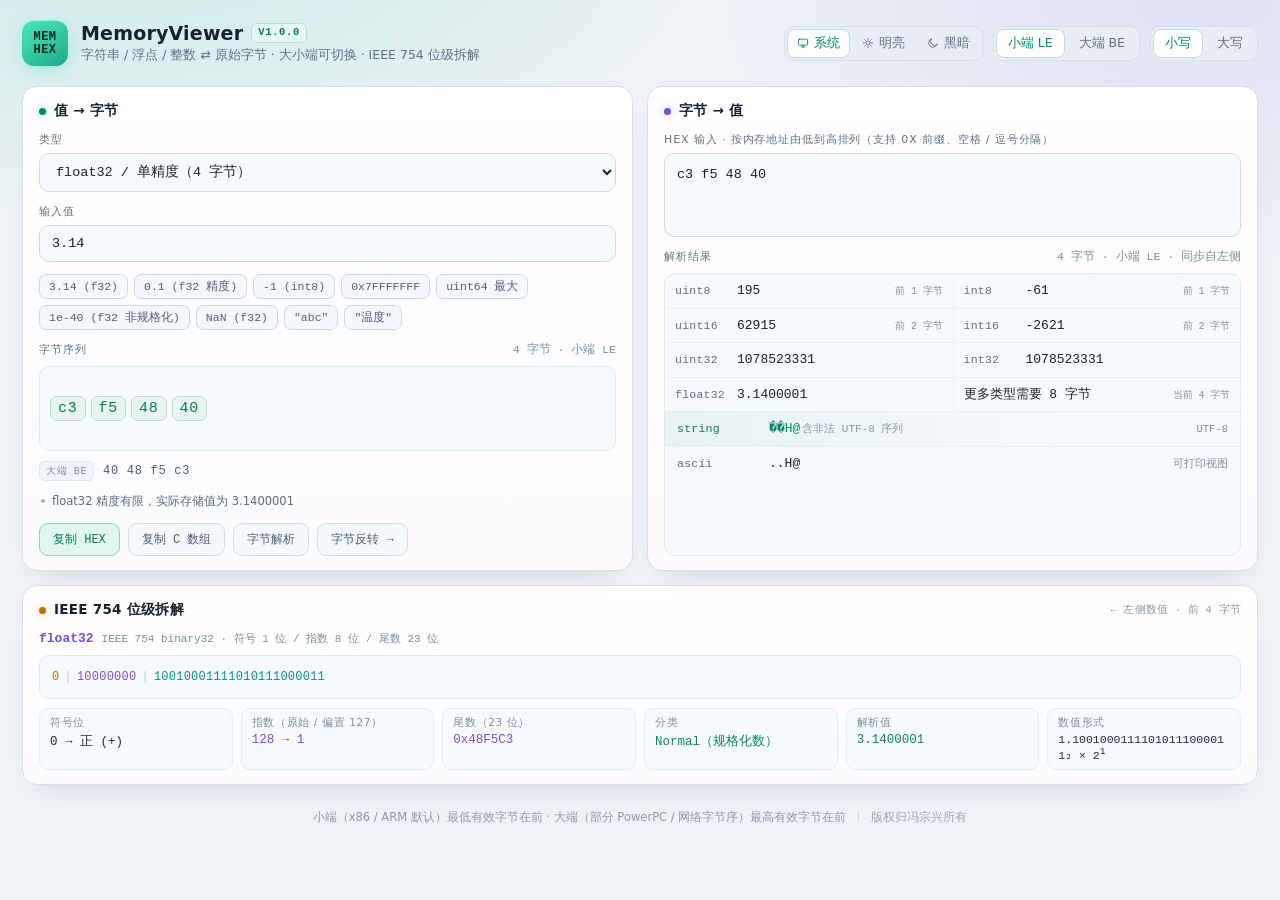
<file: MemoryViewer.html>
<!DOCTYPE html>
<html lang="zh-CN">
<head>
<meta charset="UTF-8" />
<meta name="viewport" content="width=device-width, initial-scale=1" />
<title>MemoryViewer · 数值 ⇄ 内存字节</title>
<script>
/* 主题必须在首次绘制前定下来，否则会先闪一下深色再跳亮色。
   策略：本地有记录就用记录，没有就跟随系统（prefers-color-scheme）。
   这里的 localStorage 可能被 file:// 或隐私模式拒绝，一律 try 住。 */
(function () {
  /* 主题偏好三档：'system'（跟随系统）/ 'light' / 'dark'。
     读不到配置、或值不合法（旧版本遗留、手改过的值），一律回落到 'system'。
     注意 pybuild/app.py 里也有一个 DEFAULT_THEME，窗口底色要用同一个值，改这里记得同步。 */
  var DEFAULT_THEME = 'system';

  function normalize(v) {
    return (v === 'system' || v === 'light' || v === 'dark') ? v : DEFAULT_THEME;
  }

  function sysLight() {
    return !!(window.matchMedia && window.matchMedia('(prefers-color-scheme: light)').matches);
  }

  var pref = DEFAULT_THEME;
  try { pref = normalize(localStorage.getItem('mv-theme')); } catch (e) { pref = DEFAULT_THEME; }

  var root = document.documentElement;
  root.setAttribute('data-theme-pref', pref);
  /* data-theme 始终是「实际生效」的那套，CSS 只认它；data-theme-pref 记录用户选择 */
  root.setAttribute('data-theme', pref === 'system' ? (sysLight() ? 'light' : 'dark') : pref);
})();
</script>
<style>
/* ================= 主题变量 =================
   所有颜色都走语义变量，切换主题只改 <html data-theme>。
   深色是默认值（没有 data-theme 时仍按深色渲染），明亮主题整片覆盖。
   命名按「用途」而不是「颜色」，这样两套主题才能各配各的色值。 */
:root{
  color-scheme: dark;

  /* 底色与光晕 */
  --bg:#0a0e13;
  --glow1:rgba(38,92,124,.30);
  --glow2:rgba(92,62,150,.20);
  --card-grad:linear-gradient(180deg,#141c27 0%, #101620 100%);
  --card-shadow:0 12px 30px -22px rgba(0,0,0,.9);

  --panel2:#18212e;
  --line:#243140;

  --txt:#dde7f2;
  --dim:#7b8da1;

  --accent:#35d6ac;
  --purple:#b18bfa;
  --orange:#f0a34a;
  --red:#f4737f;
  --teal:#4fd1c5;

  /* 输入框 / 字节框 / 结果表的「凹陷」面 */
  --sunken:#0b1119;
  --sunken-line:#1e2836;
  --field-line:#22303f;
  --field-focus:#2f7d6b;
  --focus-ring:rgba(53,214,172,.10);

  --seg-on-bg:#23324a;
  --seg-on-line:#2e4a63;

  --chip-bg:#161f2b;
  --chip-txt:#96a8bc;

  --hexb-bg:#1b2836;
  --hexb-line:#2c3d51;
  --hexb-txt:#6ff0cd;
  --hexb-hv-bg:#26405a;
  --hexb-hv-line:#3d6d8f;
  --hexb-hv-txt:#b8ffe9;

  --divider:#151e2a;
  --divider2:#17202c;

  --tag:#5b7089;
  --tlabel:#7089a1;
  --rval:#e2ecf6;
  --empty:#5b7089;
  --sup:#6b8299;
  --meta:#6d8095;
  --hint:#57697d;
  --hl-grad:rgba(53,214,172,.07);
  --hl-t:#5fc9ab;

  --note:#7f93a8;
  --note-dot:#3d6d8f;
  --note-warn:#e9b070;
  --note-ok:#66c9a6;

  --btn-bg:#18212e;
  --btn-line:#243140;
  --btn-txt:#a8bccf;
  --btn-hv-bg:#132019;
  --btn-hv-line:#2f7d6b;
  --pri-bg:#1d3a33;
  --pri-line:#2f7d6b;
  --pri-txt:#6ff0cd;
  --pri-hv:#26503f;

  --thumb:#2b3b4d;
  --thumb-hv:#3b5068;

  --toast-bg:#1d2b3a;
  --toast-line:#2f4a63;
  --toast-txt:#8ff5da;
  --toast-shadow:0 14px 34px -14px rgba(0,0,0,.9);

  --alt-bg:#141d28;
  --alt-lbl:#5b7089;
  --alt-val:#93aec7;
  --sep:#33465a;

  --kv-line:#1a2432;
  --kv-label:#64798f;
  --kv-val:#d6e4f0;
  --ieee-title:#9db4ca;
  --ieee-sub:#5b7089;
  --ieee-zero:#b9cbdd;

  --foot:#4d6073;
  --foot-copy:#405364;
  --foot-sep:#2b3a48;
  --kbd-bg:#151f2a;
  --kbd-line:#243140;
  --kbd-txt:#7b8da1;

  --ver-bg:#14251f;
  --ver-line:#2b4a41;
  --ver-txt:#6ff0cd;

  --mono:ui-monospace,"SFMono-Regular","Cascadia Mono",Consolas,"Liberation Mono",monospace;
}

/* 明亮主题：白底纸面感，强调色整体压深以保证对比度（浅绿在白底上会看不清） */
html[data-theme="light"]{
  color-scheme: light;

  --bg:#eef2f7;
  --glow1:rgba(53,214,172,.20);
  --glow2:rgba(124,96,220,.12);
  --card-grad:linear-gradient(180deg,#ffffff 0%, #fafcfe 100%);
  --card-shadow:0 14px 28px -22px rgba(24,45,70,.30);

  --panel2:#e9eef5;
  --line:#d7e0ea;

  --txt:#16222f;
  --dim:#5f7186;

  --accent:#0a8768;
  --purple:#7a4fd0;
  --orange:#b3730f;
  --red:#cf3b47;
  --teal:#0d8f85;

  --sunken:#f7fafc;
  --sunken-line:#e0e7f0;
  --field-line:#cfd9e5;
  --field-focus:#5cb79d;
  --focus-ring:rgba(10,135,104,.15);

  --seg-on-bg:#ffffff;
  --seg-on-line:#bfe0d4;

  --chip-bg:#f4f7fb;
  --chip-txt:#4f6176;

  --hexb-bg:#e8f4ef;
  --hexb-line:#b6dfd0;
  --hexb-txt:#0a7a5e;
  --hexb-hv-bg:#d7efe6;
  --hexb-hv-line:#7cc7ae;
  --hexb-hv-txt:#054e3c;

  --divider:#e9eff6;
  --divider2:#eef3f9;

  --tag:#7b8da1;
  --tlabel:#5a6d82;
  --rval:#16222f;
  --empty:#8b9aab;
  --sup:#8b9aab;
  --meta:#7b8da1;
  --hint:#8b9aab;
  --hl-grad:rgba(10,135,104,.07);
  --hl-t:#0a7a5e;

  --note:#5a6d82;
  --note-dot:#9db4ca;
  --note-warn:#9a6206;
  --note-ok:#0a8768;

  --btn-bg:#f4f7fb;
  --btn-line:#d3dce7;
  --btn-txt:#4c5f75;
  --btn-hv-bg:#e8f6f0;
  --btn-hv-line:#8bcdb8;
  --pri-bg:#e3f6ee;
  --pri-line:#8ed3bd;
  --pri-txt:#0a7a5e;
  --pri-hv:#d0efe4;

  --thumb:#c3d0de;
  --thumb-hv:#a6b8ca;

  --toast-bg:#ffffff;
  --toast-line:#cfdae6;
  --toast-txt:#0a7a5e;
  --toast-shadow:0 14px 34px -16px rgba(24,45,70,.24);

  --alt-bg:#f0f4f9;
  --alt-lbl:#7b8da1;
  --alt-val:#4a5d73;
  --sep:#b9c8d8;

  --kv-line:#e4ebf3;
  --kv-label:#7b8da1;
  --kv-val:#1e2c3a;
  --ieee-title:#41556b;
  --ieee-sub:#7b8da1;
  --ieee-zero:#5f7186;

  --foot:#8b9aab;
  --foot-copy:#98a7b8;
  --foot-sep:#ccd7e3;
  --kbd-bg:#eef2f7;
  --kbd-line:#d3dce7;
  --kbd-txt:#5f7186;

  --ver-bg:#e7f7f1;
  --ver-line:#b7e3d5;
  --ver-txt:#0a7a5e;
}
*{box-sizing:border-box}
body{
  margin:0;
  min-height:100vh;
  background:
    radial-gradient(1000px 520px at 10% -10%, var(--glow1), transparent 62%),
    radial-gradient(820px 440px at 94% 0%, var(--glow2), transparent 60%),
    var(--bg);
  color:var(--txt);
  font-family:-apple-system,BlinkMacSystemFont,"Segoe UI","Microsoft YaHei",system-ui,sans-serif;
  -webkit-font-smoothing:antialiased;
}
/* 容器宽度与 UDS 工具箱（uds-toolbox.html）对齐：1560 封顶、居中，
   两边留白一致，两个工具并排看是一套东西。窗口再宽也不无限拉伸。 */
.wrap{max-width:1560px;margin:0 auto;padding:20px 22px 60px}

/* ---------- 顶栏 ---------- */
.topbar{display:flex;align-items:center;justify-content:space-between;gap:18px;flex-wrap:wrap;margin-bottom:20px}
.brand{display:flex;align-items:center;gap:13px}
.logo{
  width:46px;height:46px;border-radius:12px;flex:none;
  display:flex;flex-direction:column;align-items:center;justify-content:center;
  gap:1px;
  font-family:var(--mono);font-size:12px;font-weight:700;letter-spacing:.04em;line-height:1;
  color:#062b23;
  background:linear-gradient(145deg,#4ce8bd,#1fa989);
  box-shadow:0 6px 22px -6px rgba(53,214,172,.55), inset 0 1px 0 rgba(255,255,255,.5);
}
.logo span{display:block}
h1{margin:0;font-size:19px;font-weight:600;letter-spacing:.01em;display:flex;align-items:center;gap:8px}
.ver{
  font-family:var(--mono);font-size:10.5px;font-weight:600;letter-spacing:.06em;
  color:var(--ver-txt);background:var(--ver-bg);border:1px solid var(--ver-line);border-radius:6px;
  padding:1px 6px;line-height:1.5;
}
.sub{margin:3px 0 0;font-size:12.5px;color:var(--dim)}
.opts{display:flex;gap:10px;align-items:center;flex-wrap:wrap}
.seg{display:inline-flex;background:var(--panel2);border:1px solid var(--line);border-radius:10px;padding:2px;gap:2px}
.seg button{
  background:none;border:0;color:var(--dim);font:inherit;font-size:12.5px;
  padding:6px 12px;border-radius:8px;cursor:pointer;transition:.15s;white-space:nowrap;
}
.seg button:hover{color:var(--txt)}
.seg button.on{background:var(--seg-on-bg);color:var(--accent);box-shadow:inset 0 0 0 1px var(--seg-on-line)}

/* ---------- 主题：三档（系统 / 明亮 / 黑暗） ---------- */
/* 沿用 .seg 外观，只是每格多一个小图标，跟旁边「大小端」「大小写」区分开。
   三格等宽，切换不会让顶栏抖动。 */
.seg.theme button{
  display:inline-flex;align-items:center;gap:5px;
  padding:6px 10px;
}
.seg.theme button svg{
  width:12px;height:12px;flex:none;
  fill:none;stroke:currentColor;stroke-width:1.8;stroke-linecap:round;stroke-linejoin:round;
}

/* ---------- 布局：左右两栏，两卡片等高固定 ---------- */
.grid{display:grid;grid-template-columns:1fr 1fr;gap:14px;margin-bottom:14px;align-items:stretch}
@media (max-width:1040px){.grid{grid-template-columns:1fr;align-items:start}}
/* 仅两栏时锁死等高；单列时放开，避免内容被裁。
   485 = 520 - 35，正好让出一行结果表（一行约 35px）的高度。 */
@media (min-width:1041px){
  .grid > .card{height:485px;overflow:hidden}
}

.card{
  background:var(--card-grad);
  border:1px solid var(--line);
  border-radius:15px;
  padding:15px 16px 14px;
  display:flex;flex-direction:column;gap:12px;
  min-width:0;min-height:0;
  box-shadow:var(--card-shadow);
}
.card-head{display:flex;align-items:center;justify-content:space-between;gap:10px}
.card-head h2{
  margin:0;font-size:13.5px;font-weight:600;letter-spacing:.02em;
  display:flex;align-items:center;gap:8px;
}
.card-head .hint{font-size:10.5px;color:var(--hint);font-family:var(--mono);letter-spacing:.02em}
.dot{width:7px;height:7px;border-radius:50%;flex:none}
.dot.a{background:var(--accent);box-shadow:0 0 10px rgba(53,214,172,.8)}
.dot.b{background:var(--purple);box-shadow:0 0 10px rgba(177,139,250,.75)}
.dot.c{background:var(--orange);box-shadow:0 0 10px rgba(240,163,74,.75)}

/* ---------- 表单 ---------- */
.field{display:flex;flex-direction:column;gap:6px;min-width:0}
.field > span{
  font-size:11px;color:var(--dim);letter-spacing:.08em;text-transform:uppercase;
}
input[type=text],select,textarea{
  width:100%;
  background:var(--sunken);
  border:1px solid var(--field-line);
  color:var(--txt);
  border-radius:10px;
  padding:10px 12px;
  font-family:var(--mono);
  font-size:13.5px;
  outline:none;
  transition:.15s;
}
textarea{resize:none;line-height:1.6;height:84px;min-height:84px}
input[type=text]:focus,select:focus,textarea:focus{
  border-color:var(--field-focus);
  box-shadow:0 0 0 3px var(--focus-ring);
}
select{cursor:pointer;padding-right:28px}
select option,select optgroup{background:var(--sunken);color:var(--txt)}

.rowline{display:flex;gap:10px;align-items:flex-end}
.rowline > .grow{flex:1;min-width:0}

/* ---------- 示例 chips ---------- */
/* 示例按钮保持自然高度（0 0 auto），否则高度紧张时会被压成半行、按钮点不全 */
.chips{display:flex;gap:6px;flex-wrap:wrap;max-height:64px;overflow-y:auto;flex:0 0 auto}
.chips button{
  background:var(--chip-bg);border:1px solid var(--field-line);color:var(--chip-txt);
  font-family:var(--mono);font-size:11.5px;padding:4px 9px;border-radius:7px;
  cursor:pointer;transition:.15s;
}
.chips button:hover{color:var(--accent);border-color:var(--btn-hv-line);background:var(--btn-hv-bg)}

/* ---------- 输出区 ---------- */
/* min-height 只保底到「标题行 + 一条字节行 + 大端预览行」，不设 150：
   卡片总高收到 485 后，提示行多的时候要能从这里借高度，否则会溢出被卡裁掉 */
.out{display:flex;flex-direction:column;gap:9px;flex:1 1 auto;min-height:110px}
.out-head{display:flex;align-items:center;justify-content:space-between;gap:10px}
.out-head .lbl{font-size:11px;color:var(--dim);letter-spacing:.08em;text-transform:uppercase}
.meta{font-size:11.5px;color:var(--meta);font-family:var(--mono);text-align:right}
.meta .w{color:var(--orange)}

/* 字节序列：内容少时上下居中铺满，内容多时在框内纵向滚动。
   注意 align-content 必须用 safe center —— 普通 center 在内容溢出时会把
   顶部行推到滚动原点之外（滚不上去、首字节被永久裁掉）。
   overflow-x 显式 hidden，避免 overflow-y:auto 把 x 也带成 auto 多出一条横向条。 */
.hexline{
  display:flex;flex-wrap:wrap;gap:5px;align-items:center;
  align-content:center;
  align-content:safe center;
  overflow-y:auto;overflow-x:hidden;
  flex:1 1 auto;min-height:44px;padding:8px 10px;
  background:var(--sunken);border:1px solid var(--sunken-line);border-radius:10px;
  font-family:var(--mono);font-size:15px;
}
.hexline .b{
  background:var(--hexb-bg);border:1px solid var(--hexb-line);border-radius:7px;
  padding:3px 7px;color:var(--hexb-txt);letter-spacing:.05em;cursor:default;
  transition:.12s;
}
.hexline .b:hover{background:var(--hexb-hv-bg);color:var(--hexb-hv-txt);border-color:var(--hexb-hv-line)}
.hexline .gap{width:9px}
.hexline .none{color:var(--empty);font-size:12.5px}

.altline{display:flex;align-items:center;gap:9px;font-family:var(--mono);font-size:12px;padding-top:1px}
.altline .altlbl{
  font-size:10px;letter-spacing:.06em;color:var(--alt-lbl);text-transform:uppercase;
  background:var(--alt-bg);border:1px solid var(--sunken-line);border-radius:5px;padding:2px 6px;flex:none;
}
.altline .altval{color:var(--alt-val);letter-spacing:.06em;word-break:break-all}

/* ---------- 提示 ---------- */
/* notes 保持自然高度（0 0 auto）：它是文本，被压缩就只剩半行看不清；
   高度不足时让 hexline 先让位（它自己会滚动） */
.notes{display:flex;flex-direction:column;gap:5px;max-height:96px;overflow-y:auto;flex:0 0 auto}
.note{
  font-size:11.5px;color:var(--note);line-height:1.55;
  padding-left:13px;position:relative;
}
.note::before{content:"";position:absolute;left:2px;top:6px;width:4px;height:4px;border-radius:50%;background:var(--note-dot)}
.note.warn{color:var(--note-warn)}
.note.warn::before{background:var(--orange)}
.note.ok{color:var(--note-ok)}
.note.ok::before{background:var(--accent)}

/* ---------- 结果表 ---------- */
.results{
  display:flex;flex-direction:column;
  /* overflow-y:auto 会让 overflow-x 从 visible 变成 auto，横向一旦溢出就多出一条
     滚动条、并吃掉 9px 高度。这里显式压掉横向滚动，保证只在纵向滚。 */
  flex:1 1 auto;min-height:0;overflow-y:auto;overflow-x:hidden;
  border:1px solid var(--sunken-line);border-radius:11px;
  background:var(--sunken);
}
.rrow{
  display:grid;grid-template-columns:82px minmax(0,1fr) auto;
  gap:10px;align-items:baseline;
  padding:7px 12px;
  border-bottom:1px solid var(--divider);
  font-size:13px;
}
.rrow:last-child{border-bottom:0}
.rrow .t{color:var(--tlabel);font-family:var(--mono);font-size:11.5px;letter-spacing:.02em}
/* word-break:break-all 只保证能在「字符之间」断，遇到连续的标点（ascii 视图里的
   一长串 "."）仍会被 ICU 断行规则挡住而不换行，于是横向撑破容器。加 overflow-wrap:
   anywhere 作为兜底：只要有断行需求就任意处断开。 */
.rrow .v{font-family:var(--mono);color:var(--rval);word-break:break-all;overflow-wrap:anywhere;line-height:1.5}
.rrow .tag{font-size:10.5px;color:var(--tag);font-family:var(--mono);white-space:nowrap;text-align:right;min-width:88px}
.rrow.hl{background:linear-gradient(90deg,var(--hl-grad),transparent 70%)}
.rrow.hl .v{color:var(--accent)}
.rrow.hl .t{color:var(--hl-t)}

/* 成对两列一行：uint8 | int8、uint16 | int16 … */
.rrow.pair{grid-template-columns:1fr 1fr;padding:0;gap:0}
.rrow.pair .cell{
  display:grid;grid-template-columns:54px minmax(0,1fr) auto;
  gap:8px;align-items:baseline;padding:7px 10px;min-width:0;
}
.rrow.pair .cell + .cell{border-left:1px solid var(--divider2)}
.rrow.pair .cell.blank{border-left:1px solid var(--divider2)}
.rrow.pair .cell.hintcell{grid-template-columns:minmax(0,1fr) auto;border-left:1px solid var(--divider2)}
.rrow.pair .cell .tag{min-width:0;font-size:10px;letter-spacing:-.01em}
.hintv{color:var(--empty)}
.sup{color:var(--sup);font-size:11px;margin-left:2px;font-family:var(--mono)}
.empty{
  padding:16px 14px;color:var(--empty);font-size:12.5px;line-height:1.6;
  font-family:var(--mono);
}

/* ---------- IEEE 754 ---------- */
.bits{
  font-family:var(--mono);font-size:12px;line-height:2;
  background:var(--sunken);border:1px solid var(--sunken-line);border-radius:10px;
  padding:9px 12px;word-break:break-all;letter-spacing:.02em;
}
.bits .s{color:var(--orange)}
.bits .e{color:var(--purple)}
.bits .f{color:var(--teal)}
.bits .sep{color:var(--sep);padding:0 5px}
.ieee-blk{display:flex;flex-direction:column;gap:9px}
.ieee-title{
  display:flex;align-items:baseline;gap:8px;
  font-family:var(--mono);font-size:12.5px;color:var(--ieee-title);
}
.ieee-title b{color:var(--purple);font-weight:600;font-size:13px}
.ieee-title span{color:var(--ieee-sub);font-size:11px}
.kv{display:grid;grid-template-columns:repeat(6,minmax(0,1fr));gap:8px}
@media (max-width:1100px){.kv{grid-template-columns:repeat(3,minmax(0,1fr))}}
@media (max-width:640px){.kv{grid-template-columns:repeat(2,minmax(0,1fr))}}
@media (max-width:430px){.kv{grid-template-columns:1fr}}
.kv > div{
  background:var(--sunken);border:1px solid var(--kv-line);border-radius:9px;
  padding:7px 10px;display:flex;flex-direction:column;gap:3px;min-width:0;
}
.kv label{font-size:10.5px;color:var(--kv-label);letter-spacing:.06em;text-transform:uppercase}
.kv b{font-family:var(--mono);font-size:12.5px;color:var(--kv-val);font-weight:500;word-break:break-all}
/* 数值形式是「尾数₂ × 2^n」混排，优先在空格处换行，别把 × 2^n 拆开 */
.kv > div:last-child b{word-break:normal;overflow-wrap:anywhere;font-size:12px}
.kv b.acc{color:var(--accent)}
.kv b.pur{color:var(--purple)}

/* ---------- 按钮 ---------- */
.btns{display:flex;gap:8px;flex-wrap:wrap}
.btn{
  background:var(--btn-bg);border:1px solid var(--btn-line);color:var(--btn-txt);
  font-family:var(--mono);font-size:12px;padding:7px 13px;border-radius:9px;
  cursor:pointer;transition:.15s;display:inline-flex;align-items:center;gap:6px;
}
.btn:hover{color:var(--accent);border-color:var(--btn-hv-line);background:var(--btn-hv-bg)}
.btn:active{transform:translateY(1px)}
.btn.primary{background:var(--pri-bg);border-color:var(--pri-line);color:var(--pri-txt)}
.btn.primary:hover{background:var(--pri-hv)}

/* ---------- 卡片内滚动条 ---------- */
.hexline::-webkit-scrollbar,
.results::-webkit-scrollbar,.notes::-webkit-scrollbar,.chips::-webkit-scrollbar{width:9px;height:9px}
.hexline::-webkit-scrollbar-track,
.results::-webkit-scrollbar-track,.notes::-webkit-scrollbar-track,.chips::-webkit-scrollbar-track{background:transparent}
.hexline::-webkit-scrollbar-thumb,
.results::-webkit-scrollbar-thumb,.notes::-webkit-scrollbar-thumb,.chips::-webkit-scrollbar-thumb{
  background:var(--thumb);border-radius:6px;
}
.hexline::-webkit-scrollbar-thumb:hover,
.results::-webkit-scrollbar-thumb:hover,.notes::-webkit-scrollbar-thumb:hover,.chips::-webkit-scrollbar-thumb:hover{
  background:var(--thumb-hv);
}

/* ---------- toast ---------- */
.toast{
  position:fixed;left:50%;bottom:30px;transform:translate(-50%,14px);
  background:var(--toast-bg);border:1px solid var(--toast-line);color:var(--toast-txt);
  padding:9px 18px;border-radius:11px;font-size:12.5px;
  opacity:0;pointer-events:none;transition:.22s;z-index:99;
  box-shadow:var(--toast-shadow);
}
.toast.show{opacity:1;transform:translate(-50%,0)}
/* 页脚：端序说明 + 竖线分隔 + 版权。走普通文本流（不用 flex），竖线与版权包在
   同一个 nowrap 里，保证折行时竖线不会孤零零落在行首；text-wrap:balance 让窄屏
   下的两行长度均衡，避免最后一行只剩一个「前」字 */
.foot{margin-top:22px;text-align:center;font-size:11.5px;color:var(--foot);line-height:1.9;text-wrap:balance}
.foot-copy{white-space:nowrap;color:var(--foot-copy)}
.foot-sep{
  display:inline-block;width:1px;height:11px;background:var(--foot-sep);
  margin:0 12px;vertical-align:-1px;
}
@media (max-width:430px){.foot-sep{margin:0 8px}}
.foot kbd{
  font-family:var(--mono);background:var(--kbd-bg);border:1px solid var(--kbd-line);
  border-radius:5px;padding:1px 5px;font-size:10.5px;color:var(--kbd-txt);
}

/* ---------- 主题切换过渡 ---------- */
/* 只给「纯色面」加过渡，切换瞬间颜色平滑变化。
   body / .card 用的是渐变，渐变本身不可插值，会直接切过来（视觉上就是干脆的一下），
   所以这里不列它们，避免出现「一部分在动、一部分不动」的割裂感。
   注意不要把 .toast 写进来：它自带 opacity / transform 过渡，会被这条覆盖掉。 */
.hexline,.hexline .b,.results,.bits,.kv > div,
input[type=text],select,textarea,.seg,.seg button,.chips button,.btn,
.rrow .v,.rrow .t,.rrow .tag,.note,.empty,.altline .altval,.altline .altlbl,.foot,.foot kbd{
  transition:background-color .22s ease, border-color .22s ease, color .22s ease;
}
/* 系统开了「减少动态效果」就全部关掉，包括图标旋转 */
@media (prefers-reduced-motion: reduce){
  *{transition:none !important;animation:none !important}
}
</style>
</head>
<body>
<div class="wrap">

  <div class="topbar">
    <div class="brand">
      <div class="logo"><span>MEM</span><span>HEX</span></div>
      <div>
        <h1>MemoryViewer <span class="ver">V1.0.0</span></h1>
        <p class="sub">字符串 / 浮点 / 整数 ⇄ 原始字节 · 大小端可切换 · IEEE 754 位级拆解</p>
      </div>
    </div>
    <div class="opts">
      <div class="seg theme" id="themeSeg" role="group" aria-label="主题">
        <button type="button" data-pref="system" title="跟随系统外观"><svg viewBox="0 0 24 24" aria-hidden="true"><rect x="2.8" y="4.2" width="18.4" height="12.2" rx="2"/><path d="M8.5 20h7M12 16.4V20"/></svg>系统</button>
        <button type="button" data-pref="light" title="明亮主题"><svg viewBox="0 0 24 24" aria-hidden="true"><circle cx="12" cy="12" r="4.1"/><path d="M12 2.7v2.3M12 19v2.3M2.7 12h2.3M19 12h2.3M5.3 5.3l1.6 1.6M17.1 17.1l1.6 1.6M18.7 5.3l-1.6 1.6M6.9 17.1l-1.6 1.6"/></svg>明亮</button>
        <button type="button" data-pref="dark" title="黑暗主题"><svg viewBox="0 0 24 24" aria-hidden="true"><path d="M20.6 14.4A8.7 8.7 0 1 1 9.6 3.4a7.1 7.1 0 0 0 11 11z"/></svg>黑暗</button>
      </div>
      <div class="seg" id="endianSeg">
        <button data-le="1" class="on">小端 LE</button>
        <button data-le="0">大端 BE</button>
      </div>
      <div class="seg" id="caseSeg">
        <button data-upper="0" class="on">小写</button>
        <button data-upper="1">大写</button>
      </div>
    </div>
  </div>

  <div class="grid">
    <!-- ============ 值 -> 字节 ============ -->
    <section class="card">
      <div class="card-head">
        <h2><span class="dot a"></span>值 → 字节</h2>
      </div>

      <div class="rowline">
        <label class="field grow">
          <span>类型</span>
          <select id="typeSel">
            <option value="auto">自动识别</option>
            <optgroup label="浮点数">
              <option value="float32">float32 / 单精度（4 字节）</option>
              <option value="float64">float64 / 双精度（8 字节）</option>
            </optgroup>
            <optgroup label="有符号整数">
              <option value="int8">int8（1 字节）</option>
              <option value="int16">int16（2 字节）</option>
              <option value="int32">int32（4 字节）</option>
              <option value="int64">int64（8 字节）</option>
            </optgroup>
            <optgroup label="无符号整数">
              <option value="uint8">uint8（1 字节）</option>
              <option value="uint16">uint16（2 字节）</option>
              <option value="uint32">uint32（4 字节）</option>
              <option value="uint64">uint64（8 字节）</option>
            </optgroup>
            <optgroup label="文本">
              <option value="string">字符串（UTF-8）</option>
            </optgroup>
          </select>
        </label>
      </div>

      <label class="field">
        <span>输入值</span>
        <input id="valInput" type="text" spellcheck="false" autocomplete="off" placeholder="3.14 / -1234 / 0x7FFFFFFF / hello" />
      </label>

      <div class="chips" id="valChips"></div>

      <div class="out">
        <div class="out-head">
          <span class="lbl">字节序列</span>
          <span class="meta" id="valMeta"></span>
        </div>
        <div class="hexline" id="valHex"></div>
        <div class="altline" id="valAlt" style="display:none"></div>
      </div>

      <div class="notes" id="valNotes"></div>

      <div class="btns">
        <button class="btn primary" id="copyHex">复制 HEX</button>
        <button class="btn" id="copyC">复制 C 数组</button>
        <button class="btn" id="parseBytes">字节解析</button>
        <button class="btn" id="swapBytes">字节反转 →</button>
      </div>
    </section>

    <!-- ============ 字节 -> 值 ============ -->
    <section class="card">
      <div class="card-head">
        <h2><span class="dot b"></span>字节 → 值</h2>
      </div>

      <label class="field">
        <span>HEX 输入 · 按内存地址由低到高排列（支持 0x 前缀、空格 / 逗号分隔）</span>
        <textarea id="hexInput" spellcheck="false" placeholder="C3 F5 48 40   或   0xC3,0xF5,0x48,0x40"></textarea>
      </label>

      <div class="out">
        <div class="out-head">
          <span class="lbl">解析结果</span>
          <span class="meta" id="hexMeta"></span>
        </div>
        <div class="results" id="results"></div>
      </div>
    </section>
  </div>

  <!-- ============ IEEE 754（独立全宽栏目） ============ -->
  <section class="card">
    <div class="card-head">
      <h2><span class="dot c"></span>IEEE 754 位级拆解</h2>
      <span class="hint" id="ieeeSrc">跟随 HEX 输入</span>
    </div>
    <div id="ieee"></div>
  </section>

  <div class="foot">
    <span class="foot-line">小端（x86 / ARM 默认）最低有效字节在前 · 大端（部分 PowerPC / 网络字节序）最高有效字节在前</span><span class="foot-copy"><span class="foot-sep"></span>版权归冯宗兴所有</span>
  </div>
</div>

<div class="toast" id="toast"></div>

<script>
(function () {
  'use strict';

  var state = { le: true, upper: false };
  var lastLeftBytes = new Uint8Array(0);
  var hexSource = 'left';   /* 'left' = 由左侧数值同步而来，'manual' = 用户直接编辑 HEX */

  var $ = function (id) { return document.getElementById(id); };
  var els = {
    valInput: $('valInput'),
    typeSel: $('typeSel'),
    valHex: $('valHex'),
    valAlt: $('valAlt'),
    valMeta: $('valMeta'),
    valNotes: $('valNotes'),
    valChips: $('valChips'),
    hexInput: $('hexInput'),
    hexMeta: $('hexMeta'),
    results: $('results'),
    ieee: $('ieee'),
    ieeeSrc: $('ieeeSrc'),
    toast: $('toast')
  };

  /* ================= 工具函数 ================= */

  function esc(s) {
    return String(s).replace(/[&<>"]/g, function (c) {
      return { '&': '&amp;', '<': '&lt;', '>': '&gt;', '"': '&quot;' }[c];
    });
  }

  function hex2(b) {
    var s = b.toString(16).padStart(2, '0');
    return state.upper ? s.toUpperCase() : s;
  }

  function asciiOf(b) {
    return (b >= 0x20 && b <= 0x7e) ? String.fromCharCode(b) : '.';
  }

  function bytesToHexStr(bytes) {
    var parts = [];
    for (var i = 0; i < bytes.length; i++) parts.push(hex2(bytes[i]));
    return parts.join(' ');
  }

  function parseNumeric(s) {
    s = String(s).trim().replace(/_/g, '');
    if (!s) return null;
    if (/^[+-]?0[xX][0-9a-fA-F]+$/.test(s)) {
      var negX = s.charAt(0) === '-';
      var bodyX = s.replace(/^[+-]/, '');
      try {
        var bx = BigInt(bodyX);
        return { kind: 'bigint', value: negX ? -bx : bx };
      } catch (e) { return null; }
    }
    if (/^[+-]?0[bB][01]+$/.test(s) || /^[+-]?0[oO][0-7]+$/.test(s)) {
      var negB = s.charAt(0) === '-';
      try {
        var bb = BigInt(s.replace(/^[+-]/, ''));
        return { kind: 'bigint', value: negB ? -bb : bb };
      } catch (e) { return null; }
    }
    if (/^[+-]?\d+$/.test(s)) {
      try { return { kind: 'bigint', value: BigInt(s) }; } catch (e) { return null; }
    }
    var n = Number(s);
    if (!isNaN(n)) return { kind: 'number', value: n };
    return null;
  }

  function parseFloatLoose(s) {
    var t = String(s).trim();
    if (!t) return null;
    var k = t.toLowerCase();
    var special = {
      'nan': NaN, '+nan': NaN, '-nan': NaN,
      'inf': Infinity, '+inf': Infinity, 'infinity': Infinity, '+infinity': Infinity,
      '-inf': -Infinity, '-infinity': -Infinity
    };
    if (Object.prototype.hasOwnProperty.call(special, k)) return special[k];
    var n = Number(t);
    return isNaN(n) ? null : n;
  }

  function intRange(type) {
    var bits = parseInt(type.replace(/\D/g, ''), 10);
    var signed = type.charAt(0) === 'i';
    var m = BigInt(bits);
    if (signed) return [-(1n << (m - 1n)), (1n << (m - 1n)) - 1n];
    return [0n, (1n << m) - 1n];
  }

  function fmtFloat(v, w) {
    if (Number.isNaN(v)) return 'NaN';
    if (v === Infinity) return 'Infinity';
    if (v === -Infinity) return '-Infinity';
    if (Object.is(v, -0)) return '-0';
    var p = (w === 4) ? 9 : 17;
    return String(Number(v.toPrecision(p)));
  }

  function resolveAuto(raw) {
    var s = String(raw).trim();
    if (!s) return { type: 'string', note: '自动识别：字符串 (UTF-8)' };

    if (/^[+-]?(0[xX][0-9a-fA-F]+|0[bB][01]+|0[oO][0-7]+|\d+)$/.test(s)) {
      var p = parseNumeric(s);
      if (p && typeof p.value === 'bigint') {
        var b = p.value;
        if (b >= -2147483648n && b <= 2147483647n) return { type: 'int32', note: '自动识别：int32（4 字节）' };
        if (b >= 0n && b <= 4294967295n) return { type: 'uint32', note: '自动识别：uint32（4 字节）' };
        if (b >= -9223372036854775808n && b <= 9223372036854775807n) return { type: 'int64', note: '自动识别：int64（8 字节）' };
        if (b >= 0n && b <= 18446744073709551615n) return { type: 'uint64', note: '自动识别：uint64（8 字节）' };
        return { type: 'int64', note: '自动识别：int64（8 字节）', warn: '数值超出 64 位可表示范围，将按补码回绕' };
      }
    }
    if (Number.isFinite(Number(s))) return { type: 'float64', note: '自动识别：float64（8 字节，含小数点 / 指数）' };
    return { type: 'string', note: '自动识别：字符串 (UTF-8)' };
  }

  /* ================= 值 -> 字节 ================= */

  function analyzeValue() {
    var raw = els.valInput.value;
    var sel = els.typeSel.value;
    var type = sel;
    var notes = [];
    var warns = [];

    if (sel === 'auto') {
      var a = resolveAuto(raw);
      type = a.type;
      if (a.note) notes.push(a.note);
      if (a.warn) warns.push(a.warn);
    }

    var res = { bytes: new Uint8Array(0), type: type, notes: notes, warns: warns };
    if (!raw.trim()) return res;

    if (type === 'string') {
      var enc = new TextEncoder();
      res.bytes = enc.encode(raw);
      notes.push(raw.length + ' 个字符 → UTF-8 编码 ' + res.bytes.length + ' 字节');
      var nonAscii = Array.prototype.some.call(res.bytes, function (b) { return b > 127; });
      if (nonAscii) notes.push('含非 ASCII 字符，中文按 UTF-8 占 3 字节');
      return res;
    }

    if (type === 'float32' || type === 'float64') {
      var n = parseFloatLoose(raw);
      if (n === null) { warns.push('无法解析为浮点数'); return res; }
      var w = (type === 'float32') ? 4 : 8;
      var buf = new ArrayBuffer(w);
      var dv = new DataView(buf);
      if (w === 4) dv.setFloat32(0, n, state.le); else dv.setFloat64(0, n, state.le);
      var back = (w === 4) ? dv.getFloat32(0, state.le) : dv.getFloat64(0, state.le);
      res.bytes = new Uint8Array(buf);

      if (Number.isFinite(n) && !Number.isFinite(back)) {
        warns.push(type + ' 无法表示该值，溢出为 ' + fmtFloat(back, w));
      } else if (Number.isFinite(n) && !Object.is(back, n)) {
        notes.push(type + ' 精度有限，实际存储值为 ' + fmtFloat(back, w));
      }
      return res;
    }

    /* 整数 */
    var p = parseNumeric(raw);
    if (!p) { warns.push('无法解析为数值'); return res; }

    var big;
    if (typeof p.value === 'bigint') {
      big = p.value;
    } else {
      if (!Number.isFinite(p.value)) { warns.push('整数类型无法存储 NaN / Infinity'); return res; }
      if (!Number.isInteger(p.value)) warns.push('输入含小数部分，已向零截断为整数');
      big = BigInt(Math.trunc(p.value));
    }

    var bits = parseInt(type.replace(/\D/g, ''), 10);
    var width = bits / 8;
    var rng = intRange(type);
    if (big < rng[0] || big > rng[1]) {
      warns.push('超出 ' + type + ' 范围 [' + rng[0] + ', ' + rng[1] + ']，按补码 / 截断存储');
    }

    var m = 1n << BigInt(bits);
    var wrapped = ((big % m) + m) % m;
    var ab = new ArrayBuffer(width);
    var adv = new DataView(ab);
    if (bits === 8) adv.setUint8(0, Number(wrapped));
    else if (bits === 16) adv.setUint16(0, Number(wrapped), state.le);
    else if (bits === 32) adv.setUint32(0, Number(wrapped), state.le);
    else adv.setBigUint64(0, wrapped, state.le);
    res.bytes = new Uint8Array(ab);

    var hexWidth = width * 2;
    if (p.kind === 'bigint' && big < 0n) {
      notes.push('负数补码：' + bits + ' 位下为 0x' + wrapped.toString(16).toUpperCase().padStart(hexWidth, '0'));
    }
    if (bits === 64) {
      notes.push('存储无符号值 ' + wrapped.toString() + '（0x' + wrapped.toString(16).toUpperCase().padStart(16, '0') + '）');
    }
    return res;
  }

  /* ================= HEX -> 字节 ================= */

  function parseHex(s) {
    var warn = '';
    var t = String(s || '').replace(/0[xX]/g, '');
    var tokens = t.split(/[\s,;:|_\-]+/).filter(Boolean);
    var digits = '';

    if (tokens.length > 1) {
      tokens.forEach(function (tk) {
        var d = tk.replace(/[^0-9a-fA-F]/g, '');
        if (!d) return;
        if (d.length === 1) {
          warn = warn || '存在 1 位十六进制片段，已按 0X 补齐';
          d = '0' + d;
        }
        digits += d;
      });
    } else {
      digits = t.replace(/[^0-9a-fA-F]/g, '');
    }

    if (!digits) return { bytes: new Uint8Array(0), warn: warn };
    if (digits.length % 2) {
      digits = '0' + digits;
      warn = warn || '十六进制位数为奇数，已在最前面补 0';
    }

    var out = new Uint8Array(digits.length / 2);
    for (var i = 0; i < out.length; i++) {
      out[i] = parseInt(digits.substr(i * 2, 2), 16);
    }
    return { bytes: out, warn: warn };
  }

  /* ================= 渲染：左侧 ================= */

  function renderLeft(opts) {
    opts = opts || {};
    var r = analyzeValue();
    lastLeftBytes = r.bytes;

    if (r.bytes.length) {
      var html = '';
      for (var i = 0; i < r.bytes.length; i++) {
        var b = r.bytes[i];
        html += '<span class="b" title="dec ' + b + ' · bin ' + b.toString(2).padStart(8, '0') + '">' + hex2(b) + '</span>';
        if ((i + 1) % 4 === 0 && i !== r.bytes.length - 1) html += '<span class="gap"></span>';
      }
      els.valHex.innerHTML = html;
    } else {
      els.valHex.innerHTML = '<span class="none">— 输入值后显示存储字节 —</span>';
    }

    var meta = '';
    if (r.bytes.length) {
      meta = r.bytes.length + ' 字节';
      /* 字符串是 UTF-8 字节流，没有字节序概念，不标端序 */
      if (r.bytes.length <= 8 && r.type !== 'string') {
        meta += ' · ' + (state.le ? '小端 LE' : '大端 BE');
      }
    }
    els.valMeta.innerHTML = meta;

    /* 相反字节序对照（字符串是纯字节序列，不受字节序影响） */
    if (r.bytes.length > 1 && r.type !== 'string') {
      var rev = [];
      for (var k = r.bytes.length - 1; k >= 0; k--) rev.push(hex2(r.bytes[k]));
      els.valAlt.innerHTML = '<span class="altlbl">' + (state.le ? '大端 BE' : '小端 LE')
        + '</span><span class="altval">' + rev.join(' ') + '</span>';
      els.valAlt.style.display = 'flex';
    } else {
      els.valAlt.style.display = 'none';
      els.valAlt.innerHTML = '';
    }

    var notesHtml = '';
    r.notes.forEach(function (t) { notesHtml += '<div class="note">' + esc(t) + '</div>'; });
    r.warns.forEach(function (t) { notesHtml += '<div class="note warn">' + esc(t) + '</div>'; });
    els.valNotes.innerHTML = notesHtml;

    /* 左侧产出的字节同步到右侧，让下方的 IEEE / 明细卡片始终跟随最新输入 */
    if (opts.sync && r.bytes.length) {
      els.hexInput.value = bytesToHexStr(r.bytes);
      hexSource = 'left';
    }
  }

  /* ================= 渲染：右侧结果 ================= */

  function renderResults(bytes) {
    if (!bytes.length) {
      els.results.innerHTML = '<div class="empty">输入十六进制字节后，这里会列出它们按各种类型解释的结果。</div>';
      return;
    }
    var ab = bytes.buffer.slice(bytes.byteOffset, bytes.byteOffset + bytes.byteLength);
    var dv = new DataView(ab);
    var n = bytes.length;
    var cells = [];   /* 成对显示：uint/int 同宽两两一行 */
    var tail = [];    /* 整行显示：提示、string、ascii */

    /* 注意：读取必须惰性求值。写成 push('uint16', 2, String(dv.getUint16(...)))
       会让 getUint16 在 n<2 时先于长度判断执行，DataView 越界抛 RangeError，
       异常被 dispatchEvent 吞掉后结果表会停在上一次的内容。 */
    function push(name, w, fn, tag) {
      if (n < w) return;
      var trim = (n > w) ? ('前 ' + w + ' 字节') : '';
      cells.push({ t: name, v: fn(), tag: tag || trim });
    }

    function cellHtml(c) {
      if (!c) return '<div class="cell blank"></div>';
      return '<div class="cell">'
        + '<span class="t">' + c.t + '</span>'
        + '<span class="v">' + c.v + '</span>'
        + '<span class="tag">' + esc(c.tag) + '</span>'
        + '</div>';
    }

    push('uint8', 1, function () { return String(dv.getUint8(0)); });
    push('int8', 1, function () { return String(dv.getInt8(0)); });
    push('uint16', 2, function () { return String(dv.getUint16(0, state.le)); });
    push('int16', 2, function () { return String(dv.getInt16(0, state.le)); });
    push('uint32', 4, function () { return String(dv.getUint32(0, state.le)); });
    push('int32', 4, function () { return String(dv.getInt32(0, state.le)); });

    if (n >= 8) {
      push('uint64', 8, function () { return dv.getBigUint64(0, state.le).toString(); });
      push('int64', 8, function () { return dv.getBigInt64(0, state.le).toString(); });
    }

    if (n >= 4) push('float32', 4, function () { return fmtFloat(dv.getFloat32(0, state.le), 4); });
    if (n >= 8) push('float64', 8, function () { return fmtFloat(dv.getFloat64(0, state.le), 8); });

    /* 字节不够时的提示：若最后一行左格已占、右格空着，就把提示填进右格，
       避免它另起一行（例如 4 字节时 float32 右侧的空白）。 */
    var hint = '';
    if (n < 8) {
      var need = [];
      if (n < 2) need.push('2');
      if (n < 4) need.push('4');
      if (n < 8) need.push('8');
      hint = '更多类型需要 ' + need.join(' / ') + ' 字节';
    }

    var html = '';
    for (var k = 0; k < cells.length; k += 2) {
      var right;
      if (cells[k + 1]) {
        right = cellHtml(cells[k + 1]);
      } else if (hint) {
        right = '<div class="cell hintcell">'
          + '<span class="v hintv">' + esc(hint) + '</span>'
          + '<span class="tag">当前 ' + n + ' 字节</span></div>';
        hint = '';
      } else {
        right = '<div class="cell blank"></div>';
      }
      html += '<div class="rrow pair">' + cellHtml(cells[k]) + right + '</div>';
    }

    if (hint) {
      tail.push('<div class="rrow"><span class="t">—</span><span class="v hintv">'
        + esc(hint) + '（当前 ' + n + ' 字节）</span><span class="tag"></span></div>');
    }

    var str = '';
    var validUtf8 = true;
    try {
      str = new TextDecoder('utf-8', { fatal: true }).decode(bytes);
    } catch (e) {
      validUtf8 = false;
      str = new TextDecoder('utf-8').decode(bytes);
    }
    var printable = '';
    for (var i = 0; i < bytes.length; i++) printable += asciiOf(bytes[i]);

    tail.push(
      '<div class="rrow hl"><span class="t">string</span>' +
      '<span class="v">' + (str ? esc(str) : '<span class="hintv">（空 / 不可见）</span>') +
      (validUtf8 ? '' : '<span class="sup">含非法 UTF-8 序列</span>') + '</span>' +
      '<span class="tag">UTF-8</span></div>'
    );
    tail.push(
      '<div class="rrow"><span class="t">ascii</span>' +
      '<span class="v">' + esc(printable) + '</span>' +
      '<span class="tag">可打印视图</span></div>'
    );

    els.results.innerHTML = html + tail.join('');
  }

  /* ================= 渲染：IEEE 754 ================= */

  function ieeeBlock(bytes, w) {
    var is32 = (w === 4);
    var eBits = is32 ? 8 : 11;
    var fBits = is32 ? 23 : 52;
    var bias = is32 ? 127 : 1023;
    var maxExp = is32 ? 255 : 2047;

    var ab = bytes.buffer.slice(bytes.byteOffset, bytes.byteOffset + w);
    var dv = new DataView(ab);
    var bits, v;
    if (is32) {
      bits = dv.getUint32(0, state.le).toString(2).padStart(32, '0');
      v = dv.getFloat32(0, state.le);
    } else {
      bits = dv.getBigUint64(0, state.le).toString(2).padStart(64, '0');
      v = dv.getFloat64(0, state.le);
    }

    var sStr = bits.slice(0, 1);
    var eStr = bits.slice(1, 1 + eBits);
    var fStr = bits.slice(1 + eBits);
    var expRaw = parseInt(eStr, 2);
    var fracBig = fStr ? BigInt('0b' + fStr) : 0n;

    /* 分类颜色用 CSS 变量，切换主题时跟着变（内联 style 支持 var()） */
    var cls, clsColor = 'var(--ieee-zero)';
    if (expRaw === 0 && fracBig === 0n) { cls = 'Zero（零）'; }
    else if (expRaw === 0) { cls = 'Subnormal（非规格化数）'; clsColor = 'var(--orange)'; }
    else if (expRaw === maxExp && fracBig === 0n) { cls = 'Infinity（无穷大）'; clsColor = 'var(--red)'; }
    else if (expRaw === maxExp) { cls = 'NaN（非数）'; clsColor = 'var(--red)'; }
    else { cls = 'Normal（规格化数）'; clsColor = 'var(--accent)'; }

    var fracHexLen = is32 ? 6 : 13;
    var fracHex = fracBig.toString(16).toUpperCase().padStart(fracHexLen, '0');
    var expDec = expRaw - bias;

    var normalForm = '';
    if (expRaw !== maxExp) {
      if (expRaw === 0) {
        normalForm = '0.' + fStr + '₂ × 2<sup>' + (-bias) + '</sup>';
      } else {
        normalForm = '1.' + fStr + '₂ × 2<sup>' + expDec + '</sup>';
      }
    } else {
      normalForm = '—（指数全 1，特殊值）';
    }

    var signTxt = (sStr === '1' ? '1 → 负 (−)' : '0 → 正 (+)');

    var html = '';
    html += '<div class="ieee-blk">';
    html += '<div class="ieee-title"><b>float' + (is32 ? '32' : '64') + '</b><span>IEEE 754 binary'
      + (is32 ? '32' : '64') + ' · 符号 1 位 / 指数 ' + eBits + ' 位 / 尾数 ' + fBits + ' 位</span></div>';

    html += '<div class="bits">'
      + '<span class="s">' + sStr + '</span><span class="sep">|</span>'
      + '<span class="e">' + eStr + '</span><span class="sep">|</span>'
      + '<span class="f">' + fStr + '</span></div>';

    html += '<div class="kv">';
    html += '<div><label>符号位</label><b>' + signTxt + '</b></div>';
    html += '<div><label>指数（原始 / 偏置 ' + bias + '）</label><b class="pur">' + expRaw + ' → ' + expDec + '</b></div>';
    html += '<div><label>尾数（' + fBits + ' 位）</label><b class="pur">0x' + fracHex + '</b></div>';
    html += '<div><label>分类</label><b style="color:' + clsColor + '">' + cls + '</b></div>';
    html += '<div><label>解析值</label><b class="acc">' + esc(fmtFloat(v, w)) + '</b></div>';
    html += '<div><label>数值形式</label><b style="font-size:11.5px">' + normalForm + '</b></div>';
    html += '</div></div>';
    return html;
  }

  /* 互斥显示：≥8 字节只看 float64，4~7 字节只看 float32，不并列 */
  function renderIEEE(bytes) {
    var html = '';
    if (bytes.length >= 8) html = ieeeBlock(bytes, 8);
    else if (bytes.length >= 4) html = ieeeBlock(bytes, 4);
    if (!html) {
      html = '<div class="empty">需要至少 4 个字节才能解析 float32（8 个字节解析 float64）。<br>当前只有 '
        + bytes.length + ' 个字节。</div>';
    }
    els.ieee.innerHTML = html;
  }

  /* ================= 渲染：右侧总控 ================= */

  function renderRight() {
    var r = parseHex(els.hexInput.value);
    var bytes = r.bytes;

    var meta = bytes.length ? (bytes.length + ' 字节 · ' + (state.le ? '小端 LE' : '大端 BE')) : '';
    if (bytes.length && hexSource === 'left') meta += ' · 同步自左侧';
    els.hexMeta.innerHTML = meta + (r.warn ? '<span class="w"> · ' + esc(r.warn) + '</span>' : '');

    /* 标明下方两张卡片当前解析的是谁的数据 */
    if (bytes.length >= 4) {
      els.ieeeSrc.textContent = '← ' + (hexSource === 'left' ? '左侧数值' : 'HEX 输入')
        + ' · 前 ' + (bytes.length >= 8 ? '8' : '4') + ' 字节';
    } else {
      els.ieeeSrc.textContent = '需要 ≥ 4 字节';
    }

    renderResults(bytes);
    renderIEEE(bytes);
  }

  function onValueChange() {
    renderLeft({ sync: true });
    renderRight();
  }

  /* 切换端序 / 大小写时重新渲染。
     若右侧字节是用户手动编辑的（或点过字节反转），不要覆盖，只重新解析。 */
  function renderAll() {
    if (hexSource === 'left') renderLeft({ sync: true });
    else renderLeft();
    renderRight();
  }

  /* ================= 交互 ================= */

  var samples = [
    { label: '3.14 (f32)', v: '3.14', t: 'float32' },
    { label: '0.1 (f32 精度)', v: '0.1', t: 'float32' },
    { label: '-1 (int8)', v: '-1', t: 'int8' },
    { label: '0x7FFFFFFF', v: '0x7FFFFFFF', t: 'int32' },
    { label: 'uint64 最大', v: '18446744073709551615', t: 'uint64' },
    { label: '1e-40 (f32 非规格化)', v: '1e-40', t: 'float32' },
    { label: 'NaN (f32)', v: 'NaN', t: 'float32' },
    { label: '"abc"', v: 'abc', t: 'string' },
    { label: '"温度"', v: '温度', t: 'string' }
  ];

  function buildChips() {
    els.valChips.innerHTML = samples.map(function (s, i) {
      return '<button data-i="' + i + '">' + esc(s.label) + '</button>';
    }).join('');
  }

  els.valChips.addEventListener('click', function (e) {
    var btn = e.target.closest('button[data-i]');
    if (!btn) return;
    var s = samples[Number(btn.getAttribute('data-i'))];
    els.valInput.value = s.v;
    els.typeSel.value = s.t;
    onValueChange();
  });

  els.valInput.addEventListener('input', onValueChange);
  els.typeSel.addEventListener('change', onValueChange);

  els.hexInput.addEventListener('input', function () {
    hexSource = 'manual';
    renderRight();
  });

  $('endianSeg').addEventListener('click', function (e) {
    var btn = e.target.closest('button[data-le]');
    if (!btn) return;
    state.le = btn.getAttribute('data-le') === '1';
    [].forEach.call(this.querySelectorAll('button'), function (b) { b.classList.remove('on'); });
    btn.classList.add('on');
    renderAll();
  });

  $('caseSeg').addEventListener('click', function (e) {
    var btn = e.target.closest('button[data-upper]');
    if (!btn) return;
    state.upper = btn.getAttribute('data-upper') === '1';
    [].forEach.call(this.querySelectorAll('button'), function (b) { b.classList.remove('on'); });
    btn.classList.add('on');
    renderAll();
  });

  var toastTimer = null;
  function toast(msg) {
    els.toast.textContent = msg;
    els.toast.classList.add('show');
    clearTimeout(toastTimer);
    toastTimer = setTimeout(function () { els.toast.classList.remove('show'); }, 1600);
  }

  function copyText(text) {
    if (!text) { toast('没有可复制的内容'); return; }
    if (navigator.clipboard && navigator.clipboard.writeText) {
      navigator.clipboard.writeText(text).then(function () { toast('已复制到剪贴板'); },
        function () { fallbackCopy(text); });
    } else {
      fallbackCopy(text);
    }
  }

  function fallbackCopy(text) {
    var ta = document.createElement('textarea');
    ta.value = text;
    ta.style.position = 'fixed';
    ta.style.opacity = '0';
    document.body.appendChild(ta);
    ta.select();
    try { document.execCommand('copy'); toast('已复制到剪贴板'); }
    catch (e) { toast('复制失败，请手动选中'); }
    document.body.removeChild(ta);
  }

  $('copyHex').addEventListener('click', function () {
    if (!lastLeftBytes.length) { toast('左侧还没有字节'); return; }
    var parts = [];
    for (var i = 0; i < lastLeftBytes.length; i++) parts.push(hex2(lastLeftBytes[i]));
    copyText(parts.join(' '));
  });

  $('copyC').addEventListener('click', function () {
    if (!lastLeftBytes.length) { toast('左侧还没有字节'); return; }
    var lines = [];
    for (var i = 0; i < lastLeftBytes.length; i += 12) {
      var chunk = [];
      for (var j = i; j < Math.min(i + 12, lastLeftBytes.length); j++) {
        chunk.push('0x' + hex2(lastLeftBytes[j]));
      }
      lines.push('    ' + chunk.join(', '));
    }
    var code = 'const unsigned char data[' + lastLeftBytes.length + '] = {\n'
      + lines.join(',\n') + '\n};';
    copyText(code);
  });

  /* 字节解析：把左侧字节原样送到右侧，不改变顺序 */
  $('parseBytes').addEventListener('click', function () {
    if (!lastLeftBytes.length) { toast('左侧还没有字节'); return; }
    els.hexInput.value = bytesToHexStr(lastLeftBytes);
    hexSource = 'left';
    renderRight();
    toast('已原样复制到右侧');
  });

  $('swapBytes').addEventListener('click', function () {
    if (!lastLeftBytes.length) { toast('左侧还没有字节'); return; }
    var rev = Array.prototype.slice.call(lastLeftBytes).reverse();
    els.hexInput.value = rev.map(function (b) { return hex2(b); }).join(' ');
    hexSource = 'manual';
    renderRight();
    toast('已反转字节 → 切到「' + (state.le ? '大端 BE' : '小端 LE') + '」即为原值');
  });

  /* ================= 主题（系统 / 明亮 / 黑暗） ================= */
  /* 只改 <html> 上的两个属性，所有颜色由 CSS 变量接管，这里不碰任何具体色值。
     data-theme-pref = 用户选择；data-theme = 实际生效的主题（system 时才去问系统）。 */

  var THEME_KEY = 'mv-theme';
  var DEFAULT_THEME = 'system';
  var themeSeg = $('themeSeg');
  var mqLight = window.matchMedia ? window.matchMedia('(prefers-color-scheme: light)') : null;

  function normalizePref(v) {
    return (v === 'system' || v === 'light' || v === 'dark') ? v : DEFAULT_THEME;
  }

  /* 每次启动都以首帧脚本写下的偏好为准；读不到就是 system */
  var themePref = normalizePref(document.documentElement.getAttribute('data-theme-pref'));

  function systemTheme() {
    return (mqLight && mqLight.matches) ? 'light' : 'dark';
  }

  function resolveTheme(pref) {
    return (pref === 'system') ? systemTheme() : pref;
  }

  function paintTheme() {
    var theme = resolveTheme(themePref);
    var root = document.documentElement;
    root.setAttribute('data-theme-pref', themePref);
    root.setAttribute('data-theme', theme);

    [].forEach.call(themeSeg.querySelectorAll('button'), function (b) {
      var p = b.getAttribute('data-pref');
      var on = (p === themePref);
      b.classList.toggle('on', on);
      b.setAttribute('aria-pressed', on ? 'true' : 'false');
      b.title = (p === 'system')
        ? '跟随系统外观（系统当前：' + (systemTheme() === 'light' ? '明亮' : '黑暗') + '）'
        : (p === 'light' ? '明亮主题' : '黑暗主题');
    });
    return theme;
  }

  function setPref(pref, remember) {
    themePref = normalizePref(pref);
    var theme = paintTheme();
    if (!remember) return theme;

    try { localStorage.setItem(THEME_KEY, themePref); } catch (e) {}
    /* 桌面版（pywebview）里额外把选择落盘：窗口底色在页面加载前就要定，
       那时还读不到 localStorage。浏览器里没有这个 API，静默跳过。 */
    try {
      if (window.pywebview && window.pywebview.api && window.pywebview.api.save_theme) {
        window.pywebview.api.save_theme(themePref);
      }
    } catch (e) {}
    return theme;
  }

  themeSeg.addEventListener('click', function (e) {
    var btn = e.target.closest('button[data-pref]');
    if (!btn) return;
    var theme = setPref(btn.getAttribute('data-pref'), true);
    toast(themePref === 'system'
      ? '已跟随系统（当前' + (theme === 'light' ? '明亮' : '黑暗') + '）'
      : (theme === 'light' ? '已切换到明亮主题' : '已切换到黑暗主题'));
  });

  /* 系统外观变化：只在「跟随系统」模式下实时切换，别覆盖用户的显式选择 */
  if (mqLight) {
    var onSysTheme = function () {
      if (themePref === 'system') paintTheme();
    };
    if (mqLight.addEventListener) mqLight.addEventListener('change', onSysTheme);
    else if (mqLight.addListener) mqLight.addListener(onSysTheme);
  }

  /* 把三格的高亮状态与首帧脚本已设好的属性对齐 */
  paintTheme();

  /* ================= 初始化 ================= */

  buildChips();
  els.valInput.value = '3.14';
  els.typeSel.value = 'float32';
  renderAll();
})();
</script>
</body>
</html>
</file>
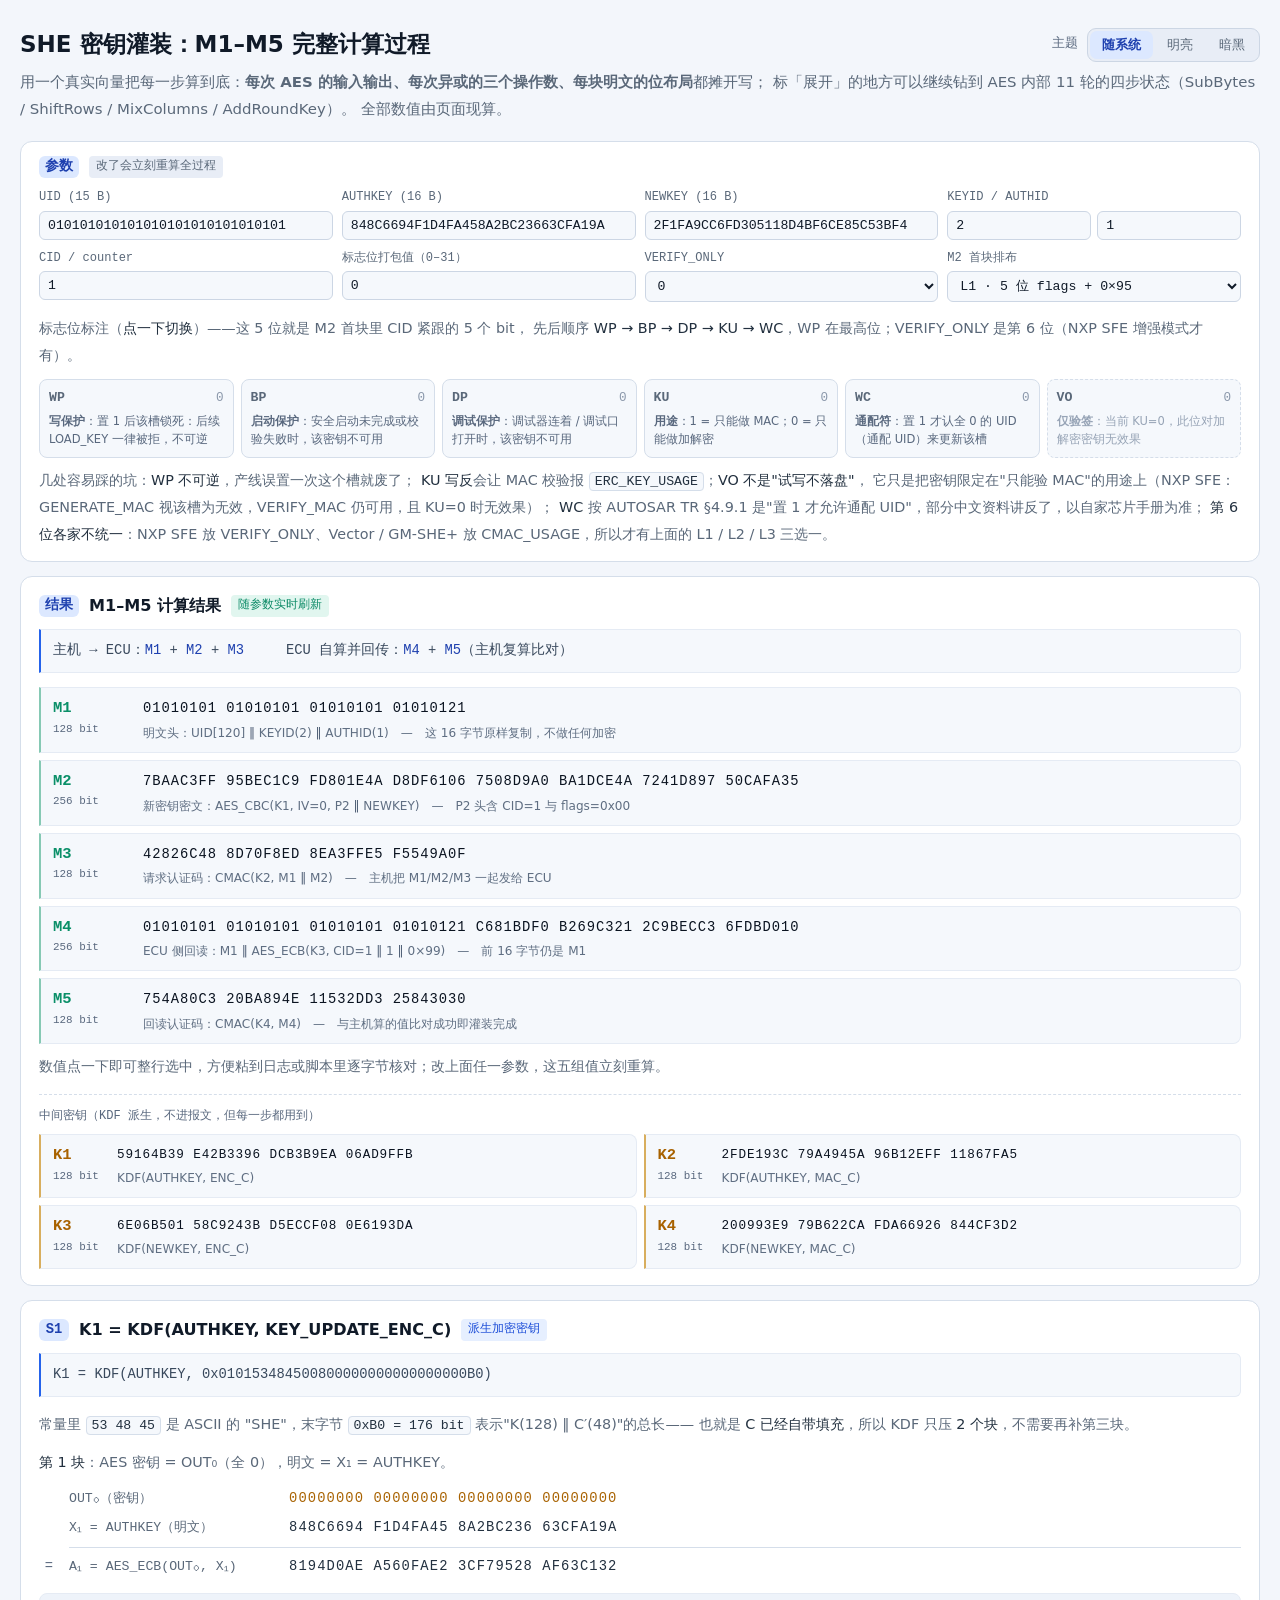
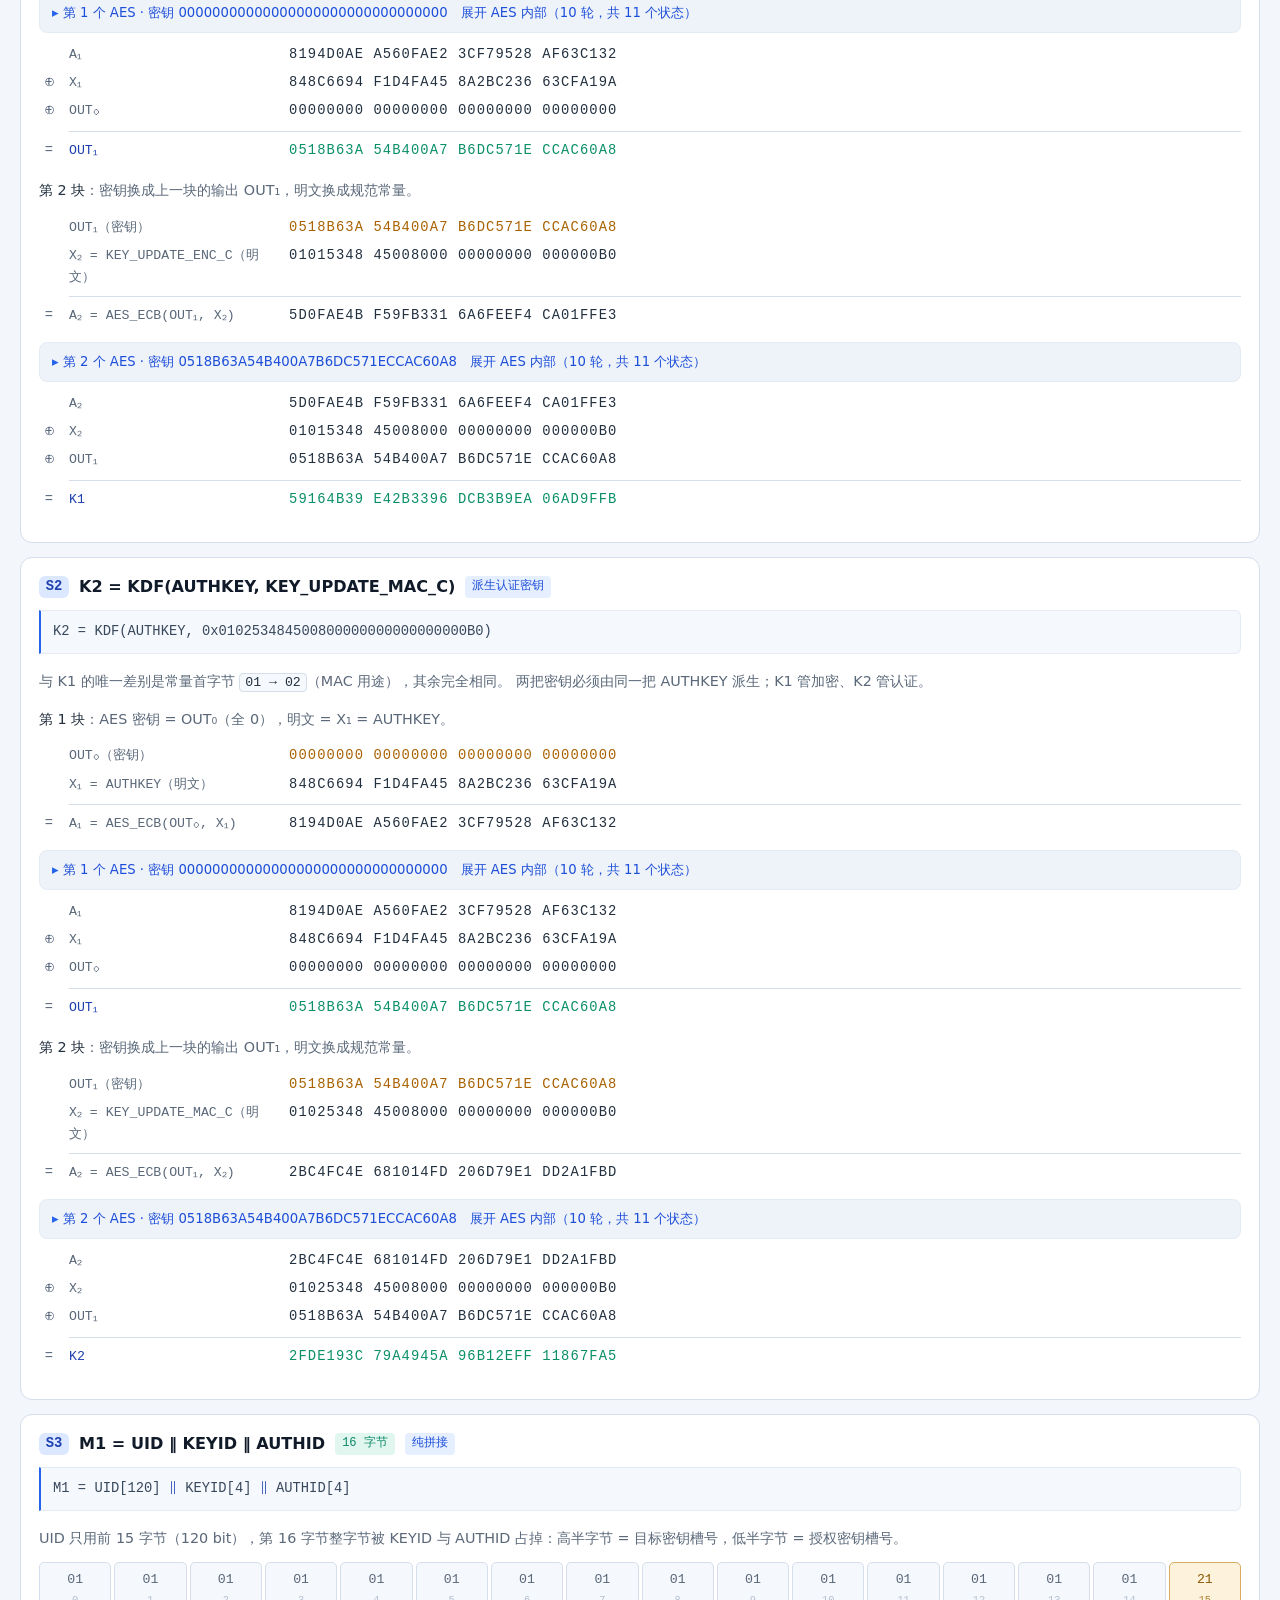
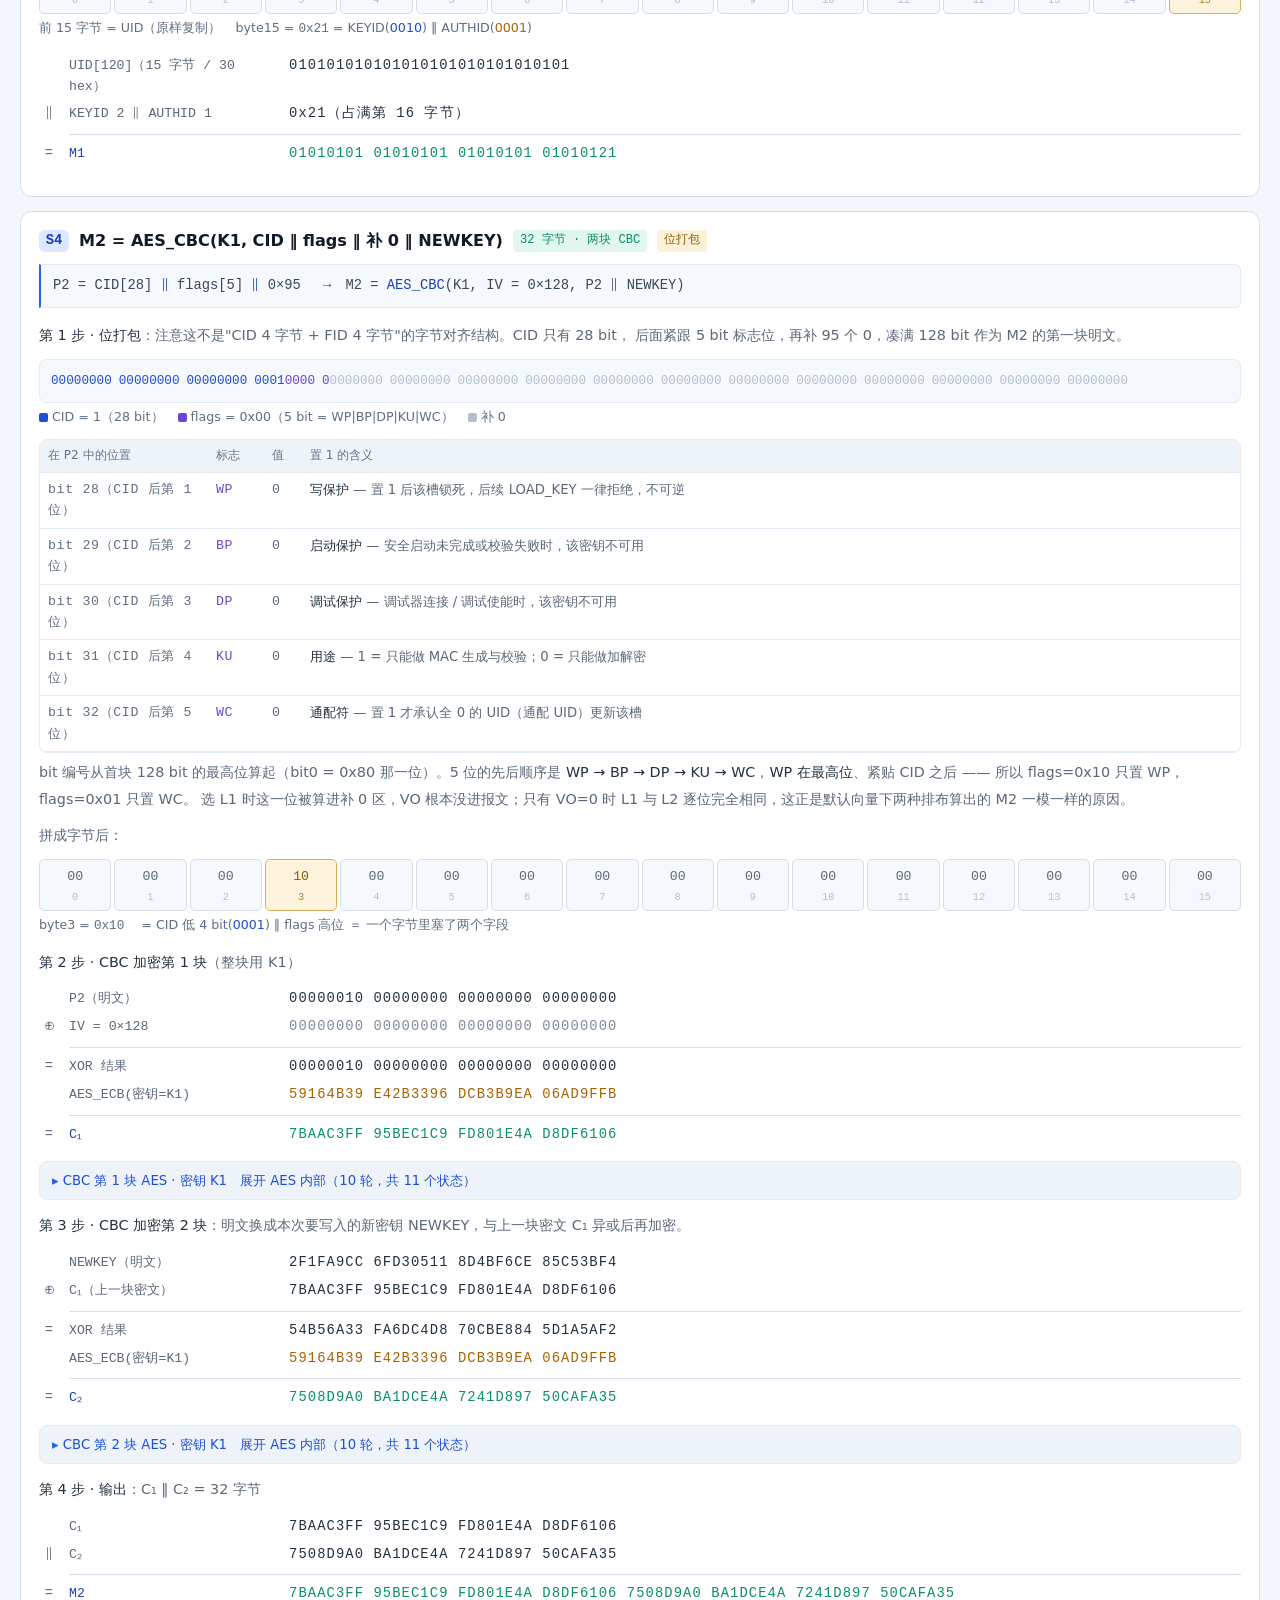
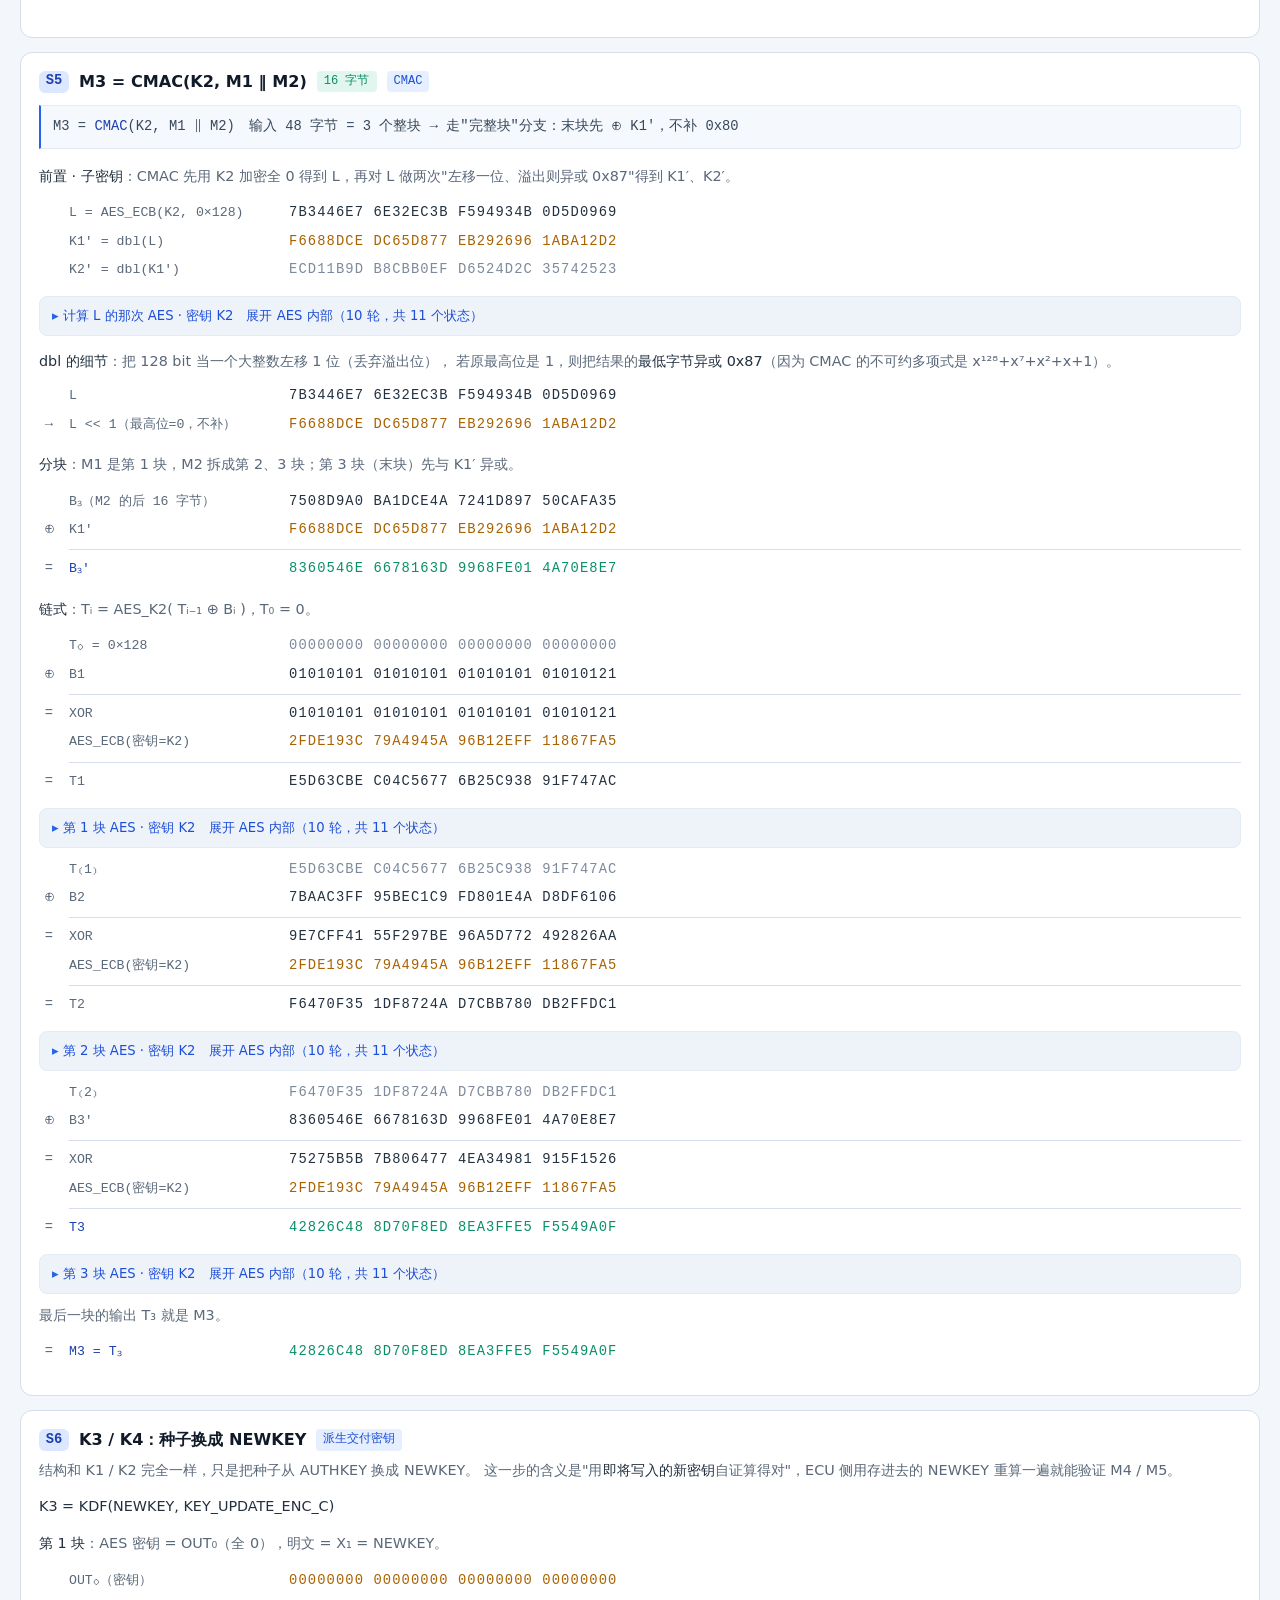
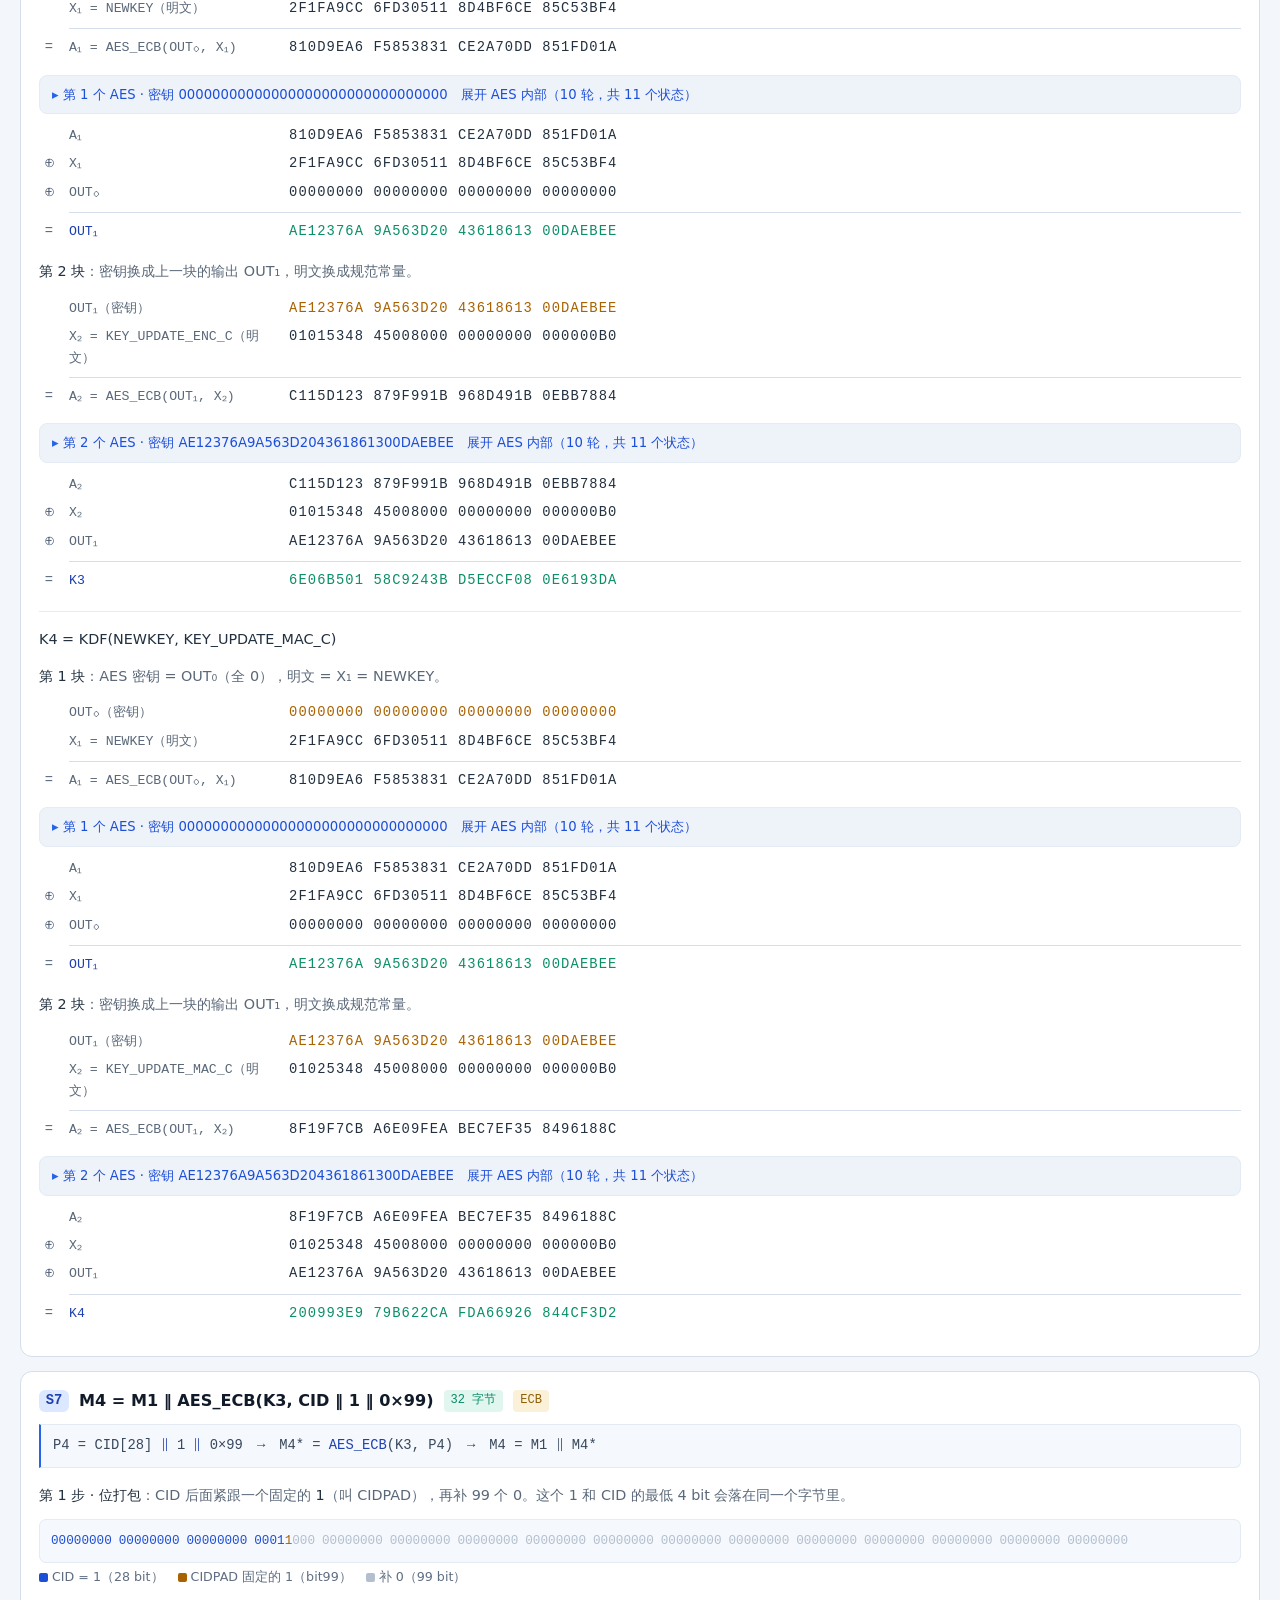
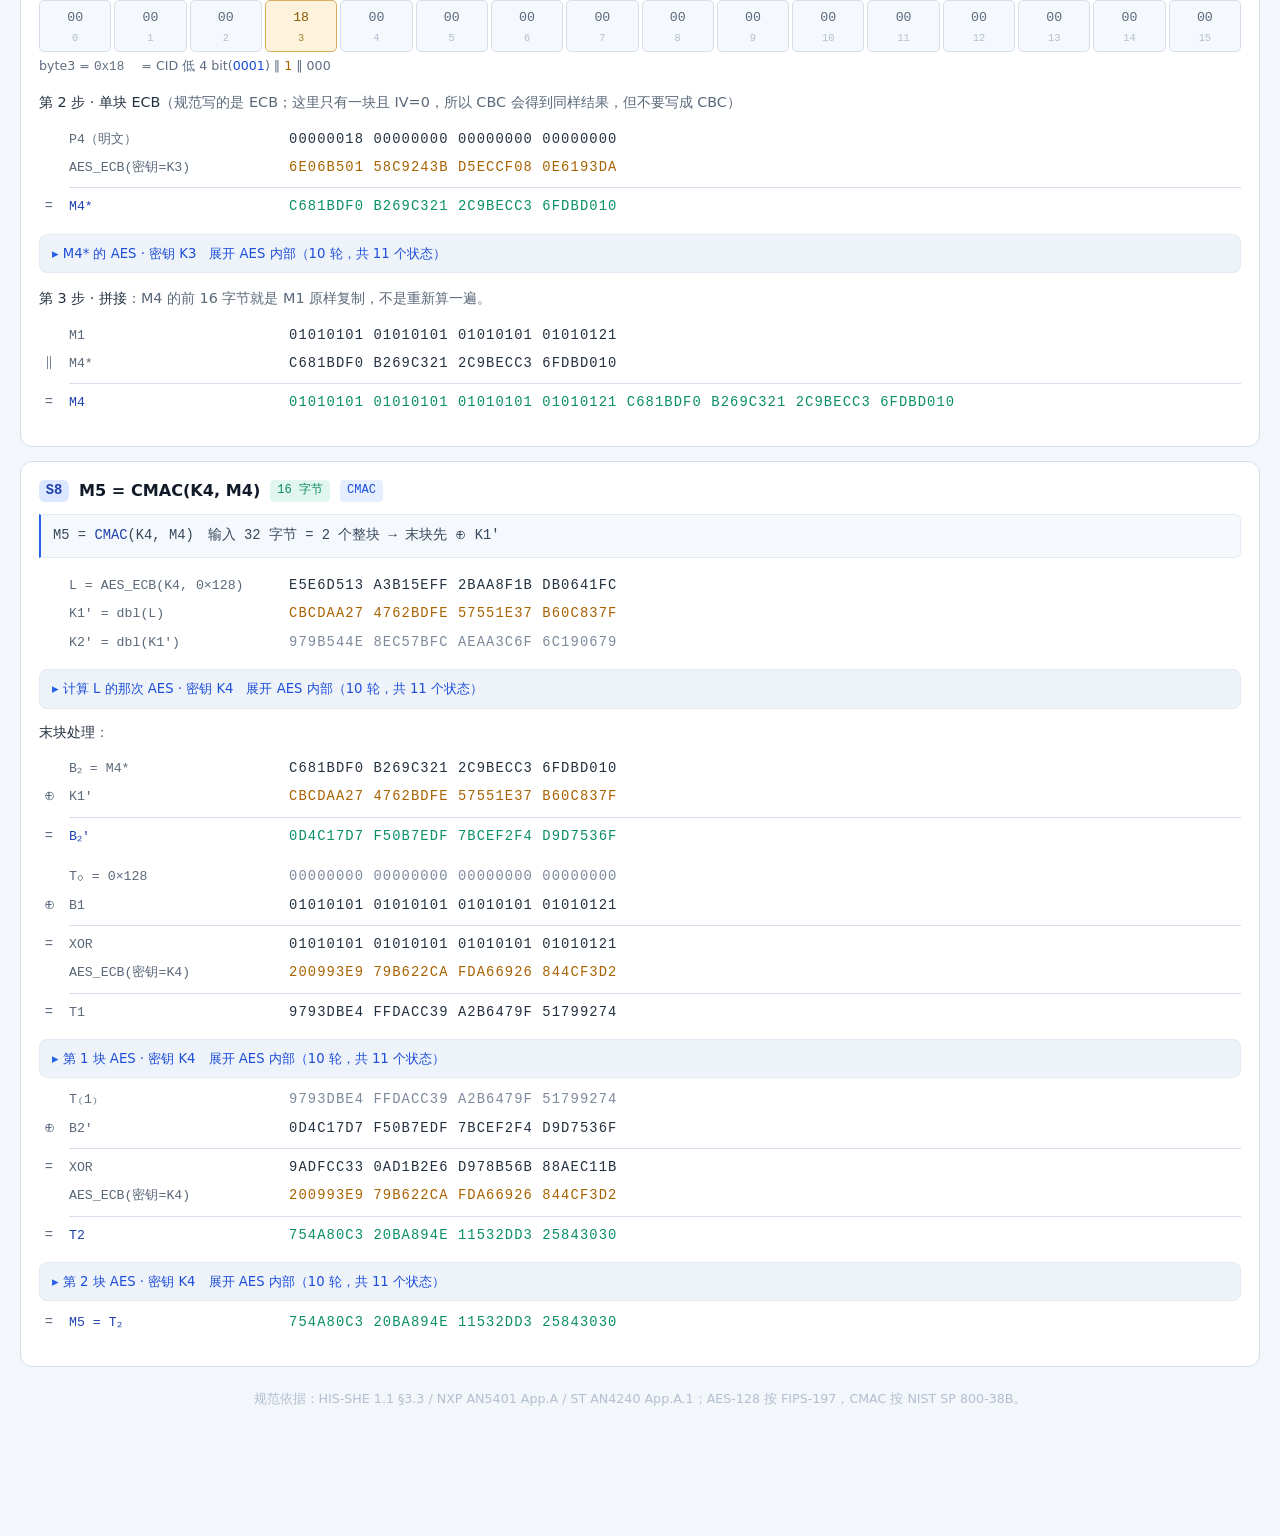
<file: SHECalculator.html>
<!DOCTYPE html>
<html lang="zh-CN">
<head>
<meta charset="utf-8">
<meta name="viewport" content="width=device-width,initial-scale=1">
<title>SHE 密钥灌装 M1–M5 完整计算过程（逐步展开）</title>
<script>
/* 主题：先把 data-theme 定下来，免得亮色系统里先闪一下黑底 */
(function(){
  var m='system';
  try{ m=localStorage.getItem('sheTraceTheme')||'system'; }catch(e){}
  var dark = m==='dark' || (m!=='light' && matchMedia('(prefers-color-scheme: dark)').matches);
  document.documentElement.setAttribute('data-theme', dark?'dark':'light');
  document.documentElement.setAttribute('data-mode', m);
})();
</script>
<style>
:root{
  /* 主题与字号总开关 */
  --fs:1.15;
  color-scheme:dark;
  --bg:#0e1116; --panel:#151a21; --sunken:#0b0e13; --panel2:#0f141b; --hover:#131a23;
  --btn:#1d2530; --btnh:#26313f;
  --line:#232a35; --line2:#1b222c; --line3:#2b3442; --line4:#3a4757;
  --tx:#e6e9ef; --tx-strong:#dfe5ee; --tx2:#c9d2e0; --tx3:#a8b3c4; --tx4:#9aa6b6;
  --dim:#8b96a8; --dim2:#7c8798; --dim3:#6f7c8e; --faint:#5f6b7c;
  --off:#4d586a; --off2:#4a5361; --ghost:#39424f; --iv:#8f9aab;
  --blue:#3d7eff; --blue2:#7db4ff; --blue3:#9fc7ff; --blue-fg:#cfe2ff;
  --blue-bg:#173a63; --blue-bg2:#12293f; --blue-bd:#2c5c94; --blue-bg3:#1c4a7d;
  --grn:#5fe0c0; --grn2:#2ec4a6; --grn-bg:#062420; --grn-bd:#2e6b5c; --grn-bg2:#0d3229; --grn-dim:#7fae9f;
  --amb:#f0a020; --amb2:#e0b44a; --amb-bd:#a07a18; --amb-bg:#231a06; --amb-bg2:#221a06; --amb3:#f0c040; --amb4:#8a6a18;
  --red:#ef8a80; --red-bg:#2a1113; --vio:#a78bfa;
}
:root[data-theme="light"]{
  color-scheme:light;
  --bg:#f3f6fb; --panel:#ffffff; --sunken:#f5f8fc; --panel2:#eef3fa; --hover:#e9eff8;
  --btn:#e8edf6; --btnh:#dbe3ef;
  --line:#d5deea; --line2:#e5ebf4; --line3:#ccd6e4; --line4:#b7c3d5;
  --tx:#101a28; --tx-strong:#0a1320; --tx2:#22303f; --tx3:#38485c; --tx4:#4f5f76;
  --dim:#5a6879; --dim2:#63728a; --dim3:#5f6e82; --faint:#59687e;
  --off:#8b98ab; --off2:#97a4b6; --ghost:#b3bfcf; --iv:#7d8a9c;
  --blue:#2563eb; --blue2:#1d4ed8; --blue3:#1e40af; --blue-fg:#0b3aa5;
  --blue-bg:#dce8ff; --blue-bg2:#e6efff; --blue-bd:#a9c6f2; --blue-bg3:#cfe0fb;
  --grn:#0a8f68; --grn2:#0b8a66; --grn-bg:#e1f6ef; --grn-bd:#86c9b4; --grn-bg2:#e8f8f2; --grn-dim:#2f8f74;
  --amb:#a86200; --amb2:#8f5f08; --amb-bd:#d8ae5e; --amb-bg:#fdf3dd; --amb-bg2:#fbf0d8; --amb3:#8a5a05; --amb4:#a9822e;
  --red:#c0392b; --red-bg:#fdecea; --vio:#6b46d6;
}
*{box-sizing:border-box}
body{margin:0;background:var(--bg);color:var(--tx);font-family:ui-sans-serif,system-ui,"Segoe UI","Microsoft YaHei",sans-serif;font-size:calc(14px * var(--fs));line-height:1.62}
.wrap{max-width:1320px;margin:0 auto;padding:26px 20px 120px}
h1{font-size:calc(20px * var(--fs));font-weight:600;margin:0 0 6px}
.sub{color:var(--dim);font-size:calc(13px * var(--fs));margin-bottom:18px;line-height:1.8}
code{background:var(--sunken);border:1px solid var(--line);border-radius:4px;padding:1px 5px;color:var(--tx2);font-family:ui-monospace,Consolas,monospace;font-size:calc(11.5px * var(--fs))}

/* 顶部工具条 */
button{background:var(--btn);border:1px solid var(--line3);color:var(--tx2);border-radius:7px;padding:6px 11px;font-size:calc(12px * var(--fs));cursor:pointer;font-family:inherit;white-space:nowrap}
button:hover{background:var(--btnh);border-color:var(--line4)}
button.primary{background:var(--blue-bg);border-color:var(--blue-bd);color:var(--blue-fg)}
button.primary:hover{background:var(--blue-bg3)}

/* 主题切换 */
.head{display:flex;align-items:center;justify-content:space-between;gap:14px;flex-wrap:wrap;margin:0 0 6px}
.head h1{margin:0}
.themebar{display:flex;align-items:center;gap:9px}
.themebar .tl{font-size:calc(11px * var(--fs));color:var(--faint);font-family:ui-monospace,Consolas,monospace}
.seg{display:inline-flex;background:var(--btn);border:1px solid var(--line3);border-radius:9px;padding:2px;gap:2px}
.seg button{background:transparent;border:0;color:var(--dim);padding:4px 12px;border-radius:7px;font-size:calc(11.5px * var(--fs));line-height:1.5}
.seg button:hover{background:var(--btnh);color:var(--tx2);border-color:transparent}
.seg button.on{background:var(--blue-bg);color:var(--blue3);font-weight:600}

/* 卡片 */
.card{background:var(--panel);border:1px solid var(--line);border-radius:12px;padding:16px 18px;margin-bottom:14px}
.card.hd{padding:14px 18px}
.card h2{font-size:calc(14px * var(--fs));font-weight:600;margin:0 0 4px;color:var(--tx);display:flex;align-items:center;gap:10px;flex-wrap:wrap}
.card h2 .n{display:inline-flex;align-items:center;justify-content:center;min-width:30px;height:22px;padding:0 6px;border-radius:6px;background:var(--blue-bg);color:var(--blue3);font-family:ui-monospace,Consolas,monospace;font-size:calc(12px * var(--fs));font-weight:600}
.card h2 .tag{font-size:calc(10.5px * var(--fs));padding:1px 7px;border-radius:4px;background:var(--btn);color:var(--dim);font-weight:400;font-family:ui-monospace,Consolas,monospace}
.card h2 .tag.blue{background:var(--blue-bg2);color:var(--blue2)}
.card h2 .tag.grn{background:var(--grn-bg);color:var(--grn2)}
.card h2 .tag.amb{background:var(--amb-bg2);color:var(--amb2)}
.formula{font-family:ui-monospace,Consolas,monospace;font-size:calc(12px * var(--fs));color:var(--tx3);background:var(--sunken);border:1px solid var(--line2);border-left:2px solid var(--blue);border-radius:0 6px 6px 0;padding:8px 12px;margin:10px 0 14px;word-break:break-word;line-height:1.9}
.formula b{color:var(--blue3);font-weight:500}
.formula .w{color:var(--amb2)}
p.note{font-size:calc(12.5px * var(--fs));color:var(--dim);margin:0 0 10px;line-height:1.85}
p.note b{color:var(--tx2);font-weight:500}
p.note em{color:var(--amb2);font-style:normal}

/* XOR 阶梯 */
.ladder{font-family:ui-monospace,Consolas,monospace;font-size:calc(12px * var(--fs));margin:8px 0 12px}
.lrow{display:grid;grid-template-columns:20px 210px 1fr;gap:10px;align-items:baseline;padding:3px 0}
.lrow .op{color:var(--faint);text-align:center}
.lrow .lbl{color:var(--dim);font-size:calc(11.5px * var(--fs))}
.lrow .hx{color:var(--tx2);letter-spacing:.08em;word-break:break-all}
.lrow.res .lbl{color:var(--blue3)}
.lrow.res .hx{color:var(--grn);font-weight:500}
.lrow.k .hx{color:var(--amb)}
.lrow.p .hx{color:var(--tx2)}
.lrow.iv .hx{color:var(--iv)}
.lsep{height:1px;background:var(--line);margin:5px 0 5px 30px}

/* 字节格 */
.bytes{display:grid;grid-template-columns:repeat(16,1fr);gap:3px;margin:8px 0 4px}
.bytes .b{background:var(--sunken);border:1px solid var(--line);border-radius:5px;padding:6px 0 4px;text-align:center;font-family:ui-monospace,Consolas,monospace;font-size:calc(11.5px * var(--fs));color:var(--dim)}
.bytes .b i{display:block;font-style:normal;font-size:calc(9px * var(--fs));color:var(--ghost);margin-top:2px}
.bytes .b.hl{background:var(--amb-bg);border-color:var(--amb-bd);color:var(--amb3)}
.bytes .b.hl i{color:var(--amb4)}
.bytes .b.bl{background:var(--blue-bg2);border-color:var(--blue-bd);color:var(--blue3)}
.bytes .b.gn{background:var(--grn-bg2);border-color:var(--grn-bd);color:var(--grn)}
.legend{font-size:calc(11px * var(--fs));color:var(--dim3);margin:2px 0 12px;display:flex;gap:14px;flex-wrap:wrap}
.legend i{display:inline-block;width:9px;height:9px;border-radius:2px;margin-right:4px;vertical-align:middle}

/* 位串 */
.bits{font-family:ui-monospace,Consolas,monospace;font-size:calc(11px * var(--fs));line-height:1.9;background:var(--sunken);border:1px solid var(--line2);border-radius:7px;padding:9px 11px;margin:8px 0 4px;word-break:break-all}
.bits i{font-style:normal;color:var(--ghost)}
.bits i.g1{color:var(--blue2)}
.bits i.g2{color:var(--vio)}
.bits i.g3{color:var(--amb)}
.bits i.g4{color:var(--grn)}
.bits i.sp{padding-left:7px}

/* AES 展开 */
details.aes{margin:10px 0 4px;border:1px solid var(--line2);border-radius:8px;background:var(--panel2);overflow:hidden}
details.aes>summary{cursor:pointer;font-size:calc(11.5px * var(--fs));color:var(--blue2);padding:8px 12px;list-style:none;user-select:none}
details.aes>summary::-webkit-details-marker{display:none}
details.aes>summary:before{content:"▸ ";color:var(--blue)}
details.aes[open]>summary:before{content:"▾ "}
details.aes>summary:hover{background:var(--hover)}
.aesbody{padding:4px 12px 12px;border-top:1px solid var(--line2)}
.round{margin:8px 0}
.rh{font-size:calc(10.5px * var(--fs));color:var(--dim3);font-family:ui-monospace,Consolas,monospace;margin-bottom:3px}
.rr{display:grid;grid-template-columns:44px 1fr;gap:8px;font-family:ui-monospace,Consolas,monospace;font-size:calc(11px * var(--fs));line-height:1.85}
.rr .k{color:var(--faint)}
.rr .v{color:var(--tx3);letter-spacing:.06em}
.rr.ark .v{color:var(--grn)}
.rr.rk .v{color:var(--amb)}

/* 表 */
table{width:100%;border-collapse:collapse;font-size:calc(11.5px * var(--fs))}
th,td{padding:6px 8px;text-align:left;border-bottom:1px solid var(--line2);vertical-align:top}
th{color:var(--dim2);font-weight:500;font-size:calc(10.5px * var(--fs));background:var(--panel2)}
td.mono,th.mono{font-family:ui-monospace,Consolas,monospace;letter-spacing:.05em}
td.hit{color:var(--grn)}
td.no{color:var(--red)}
.tblwrap{border:1px solid var(--line2);border-radius:8px;overflow:auto}
.ok{display:inline-block;font-size:calc(10px * var(--fs));padding:1px 6px;border-radius:4px;background:var(--grn-bg);color:var(--grn2);font-family:ui-monospace,Consolas,monospace;white-space:nowrap}
.bad{display:inline-block;font-size:calc(10px * var(--fs));padding:1px 6px;border-radius:4px;background:var(--red-bg);color:var(--red);font-family:ui-monospace,Consolas,monospace;white-space:nowrap}

/* 结果总览 */
.resrow{display:grid;grid-template-columns:78px 1fr;gap:12px;align-items:start;background:var(--sunken);border:1px solid var(--line2);border-left:2px solid var(--grn-bd);border-radius:0 8px 8px 0;padding:9px 12px;margin-bottom:7px}
.resrow .rnm{font-family:ui-monospace,Consolas,monospace;font-size:calc(13.5px * var(--fs));font-weight:600;color:var(--grn);line-height:1.5}
.resrow .rnm span{display:block;font-weight:400;font-size:calc(9.5px * var(--fs));color:var(--faint);letter-spacing:0}
.resrow .rv{font-family:ui-monospace,Consolas,monospace;font-size:calc(12px * var(--fs));color:var(--tx-strong);letter-spacing:.07em;word-break:break-all;line-height:1.7;user-select:all}
.resrow .rf{font-size:calc(10.5px * var(--fs));color:var(--dim3);margin-top:3px;line-height:1.6}
.resrow .rf b{color:var(--tx4);font-weight:400}
.resrow.k{border-left-color:var(--amb-bd)}
.resrow.k .rnm{color:var(--amb)}
.rlab{font-size:calc(10.5px * var(--fs));color:var(--faint);font-family:ui-monospace,Consolas,monospace;margin:14px 0 8px;padding-top:12px;border-top:1px dashed var(--line)}
.resmini{display:grid;grid-template-columns:1fr 1fr;gap:7px}
.resmini .resrow{grid-template-columns:52px 1fr;margin:0}
.resmini .rv{font-size:calc(11px * var(--fs))}

/* 标志位芯片 */
.flags{display:grid;grid-template-columns:repeat(6,1fr);gap:7px;margin-top:11px}
.fchip{background:var(--sunken);border:1px solid var(--line);border-radius:8px;padding:7px 9px 8px;cursor:pointer;user-select:none}
.fchip:hover{border-color:var(--line4)}
.fchip .fh{display:flex;align-items:baseline;justify-content:space-between;gap:6px}
.fchip .fn{font-family:ui-monospace,Consolas,monospace;font-size:calc(11.5px * var(--fs));font-weight:600;color:var(--dim)}
.fchip .fv{font-family:ui-monospace,Consolas,monospace;font-size:calc(11px * var(--fs));color:var(--off)}
.fchip .fd{font-size:calc(10px * var(--fs));color:var(--faint);line-height:1.55;margin-top:4px}
.fchip.on{background:var(--grn-bg);border-color:var(--grn-bd)}
.fchip.on .fn,.fchip.on .fv{color:var(--grn)}
.fchip.on .fd{color:var(--grn-dim)}
.fchip.mute .fd{color:var(--off2)}
.fchip.vo{border-style:dashed}

/* 参数 */
.grid{display:grid;gap:9px}
.g4{grid-template-columns:repeat(4,1fr)}
.g6{grid-template-columns:repeat(6,1fr)}
label{display:block;font-size:calc(10.5px * var(--fs));color:var(--dim);margin-bottom:3px;font-family:ui-monospace,Consolas,monospace}
input[type=text],input[type=number],select{background:var(--sunken);border:1px solid var(--line3);color:var(--tx);border-radius:6px;padding:6px 8px;width:100%;font-family:ui-monospace,Consolas,monospace;font-size:calc(11.5px * var(--fs))}
input:focus,select:focus{outline:none;border-color:var(--blue)}

/* 纯文本导出 */

@media(max-width:900px){.g4,.g6{grid-template-columns:1fr 1fr}.lrow{grid-template-columns:18px 130px 1fr}.bytes{grid-template-columns:repeat(8,1fr)}.resmini{grid-template-columns:1fr}.flags{grid-template-columns:repeat(3,1fr)}}
</style>
</head>
<body>
<div class="wrap">

<div class="head">
  <h1>SHE 密钥灌装：M1–M5 完整计算过程</h1>
  <div class="themebar">
    <span class="tl">主题</span>
    <div class="seg" id="segTheme">
      <button type="button" data-mode="system">随系统</button>
      <button type="button" data-mode="light">明亮</button>
      <button type="button" data-mode="dark">暗黑</button>
    </div>
  </div>
</div>
<div class="sub">
  用一个真实向量把每一步算到底：<b>每次 AES 的输入输出、每次异或的三个操作数、每块明文的位布局</b>都摊开写；
  标「展开」的地方可以继续钻到 AES 内部 11 轮的四步状态（SubBytes / ShiftRows / MixColumns / AddRoundKey）。
  全部数值由页面现算。
</div>

<!-- 参数 -->
<div class="card hd">
  <h2><span class="n">参数</span><span class="tag">改了会立刻重算全过程</span></h2>
  <div class="grid g4" style="margin-top:10px">
    <div><label>UID (15 B)</label><input id="p_uid" type="text"></div>
    <div><label>AUTHKEY (16 B)</label><input id="p_auth" type="text"></div>
    <div><label>NEWKEY (16 B)</label><input id="p_new" type="text"></div>
    <div><label>KEYID / AUTHID</label>
      <div style="display:flex;gap:6px"><input id="p_kid" type="number" min="0" max="15"><input id="p_aid" type="number" min="0" max="15"></div>
    </div>
  </div>
  <div class="grid g4" style="margin-top:9px">
    <div><label>CID / counter</label><input id="p_cid" type="number" min="0"></div>
    <div><label>标志位打包值（0–31）</label><input id="p_flags" type="number" min="0" max="31"></div>
    <div><label>VERIFY_ONLY</label><select id="p_vo"><option value="0">0</option><option value="1">1</option></select></div>
    <div><label>M2 首块排布</label>
      <select id="p_layout">
        <option value="L1">L1 · 5 位 flags + 0×95</option>
        <option value="L2">L2 · 6 位，VO 在末尾</option>
        <option value="L3">L3 · 6 位，VO 在最高位</option>
      </select>
    </div>
  </div>
  <div id="flagsBody"></div>
</div>

<!-- 结果总览 -->
<div class="card" id="results">
  <h2><span class="n">结果</span>M1–M5 计算结果<span class="tag grn">随参数实时刷新</span></h2>
  <div id="resBody"></div>
</div>

<!-- 步骤容器 -->
<div id="steps"></div>

<div style="text-align:center;color:var(--ghost);font-size:calc(11px * var(--fs));margin-top:22px">
  规范依据：HIS-SHE 1.1 §3.3 / NXP AN5401 App.A / ST AN4240 App.A.1；AES-128 按 FIPS-197，CMAC 按 NIST SP 800-38B。
</div>

</div>

<script>
(function(){
'use strict';

/* ================== AES-128 基础（FIPS-197） ================== */
function gmul(a,b){let p=0;for(let i=0;i<8;i++){if(b&1)p^=a;const hi=a&0x80;a=(a<<1)&0xff;if(hi)a^=0x1b;b>>=1;}return p;}
function ginv(a){if(a===0)return 0;for(let x=1;x<256;x++)if(gmul(a,x)===1)return x;return 0;}
function rotl8(x,n){return ((x<<n)|(x>>(8-n)))&0xff;}
const SBOX=new Uint8Array(256);
for(let i=0;i<256;i++){const b=ginv(i);SBOX[i]=(b^rotl8(b,1)^rotl8(b,2)^rotl8(b,3)^rotl8(b,4)^0x63)&0xff;}
const RCON=[0x01,0x02,0x04,0x08,0x10,0x20,0x40,0x80,0x1b,0x36];

function expandKey(key){
  const w=[];
  for(let i=0;i<4;i++)w.push([key[4*i],key[4*i+1],key[4*i+2],key[4*i+3]]);
  for(let i=4;i<44;i++){
    let t=w[i-1].slice();
    if(i%4===0){ t=[SBOX[t[1]],SBOX[t[2]],SBOX[t[3]],SBOX[t[0]]]; t[0]^=RCON[(i/4)-1]; }
    w.push([w[i-4][0]^t[0],w[i-4][1]^t[1],w[i-4][2]^t[2],w[i-4][3]^t[3]]);
  }
  const rk=[];
  for(let r=0;r<11;r++){
    const k=new Uint8Array(16);
    for(let c=0;c<4;c++)for(let rr=0;rr<4;rr++)k[4*c+rr]=w[4*r+c][rr];
    rk.push(k);
  }
  return rk;
}

/* 带完整轨迹的加密：记录每轮的 SubBytes / ShiftRows / MixColumns / AddRoundKey 状态 */
function traceEncrypt(rk,input){
  const rounds=[];
  let s=new Uint8Array(16);
  for(let i=0;i<16;i++)s[i]=input[i]^rk[0][i];
  rounds.push({r:0,ark:s.slice()});
  for(let r=1;r<=10;r++){
    const sb=new Uint8Array(16);
    for(let i=0;i<16;i++)sb[i]=SBOX[s[i]];
    const sr=sb.slice();
    for(let row=1;row<4;row++)for(let col=0;col<4;col++)sr[row+4*col]=sb[row+4*((col+row)%4)];
    let mc=null;
    if(r!==10){
      mc=new Uint8Array(16);
      for(let c=0;c<4;c++){
        const a0=sr[0+4*c],a1=sr[1+4*c],a2=sr[2+4*c],a3=sr[3+4*c];
        mc[0+4*c]=gmul(a0,2)^gmul(a1,3)^a2^a3;
        mc[1+4*c]=a0^gmul(a1,2)^gmul(a2,3)^a3;
        mc[2+4*c]=a0^a1^gmul(a2,2)^gmul(a3,3);
        mc[3+4*c]=gmul(a0,3)^a1^a2^gmul(a3,2);
      }
    }
    const pre=mc||sr;
    const ark=new Uint8Array(16);
    for(let i=0;i<16;i++)ark[i]=pre[i]^rk[r][i];
    rounds.push({r,sb,sr,mc,ark});
    s=ark;
  }
  return {rounds,out:s,input:new Uint8Array(input)};
}
const Z16=new Uint8Array(16);
function xor2(a,b){const o=new Uint8Array(16);for(let i=0;i<16;i++)o[i]=a[i]^b[i];return o;}
function xor3(a,b,c){const o=new Uint8Array(16);for(let i=0;i<16;i++)o[i]=a[i]^b[i]^c[i];return o;}
function cat(a,b){const o=new Uint8Array(a.length+b.length);o.set(a,0);o.set(b,a.length);return o;}
function dbl(b){
  const out=new Uint8Array(16); let carry=0;
  for(let i=15;i>=0;i--){const v=(b[i]<<1)|carry;out[i]=v&0xff;carry=(v>>8)&1;}
  if(b[0]&0x80)out[15]^=0x87;
  return out;
}

/* ---- KDF：AES-MP(K‖C)，两块 ---- */
function kdfTrace(K,C,labelK,labelC){
  const steps=[]; let h=Z16.slice();
  const xs=[[labelK,K],[labelC,C]];
  for(let i=0;i<2;i++){
    const t=traceEncrypt(expandKey(h),xs[i][1]);
    const out=xor3(t.out,xs[i][1],h);
    steps.push({key:h.slice(),x:xs[i][1],label:xs[i][0],aes:t,out});
    h=out;
  }
  return {steps,out:h};
}

/* ---- CBC 加密（整块）---- */
function cbcTrace(K,data,iv){
  const rk=expandKey(K); const blocks=[]; let prev=iv.slice();
  const all=new Uint8Array(data.length);
  for(let i=0;i<data.length;i+=16){
    const plain=data.slice(i,i+16);
    const xored=xor2(plain,prev);
    const t=traceEncrypt(rk,xored);
    blocks.push({plain,prev:prev.slice(),xored,aes:t,out:t.out});
    all.set(t.out,i);
    prev=t.out;
  }
  return {blocks,out:all};
}

/* ---- CMAC（NIST SP 800-38B）---- */
function cmacTrace(K,msg){
  const rk=expandKey(K);
  const t0=traceEncrypt(rk,Z16);          // L = AES_K(0)
  const L=t0.out;
  const sub1=dbl(L), sub2=dbl(sub1);
  const n=Math.max(1,Math.ceil(msg.length/16));
  const complete=msg.length>0&&msg.length%16===0;
  const raw=[];
  for(let i=0;i<n;i++){const b=new Uint8Array(16);b.set(msg.slice(i*16,(i+1)*16));raw.push(b);}
  const lastIdx=n-1;
  const lastUsed=xor2(raw[lastIdx],complete?sub1:sub2);
  let x=Z16.slice(); const chain=[];
  for(let i=0;i<n;i++){
    const blk=(i===lastIdx)?lastUsed:raw[i];
    const xored=xor2(x,blk);
    const t=traceEncrypt(rk,xored);
    chain.push({i,blk,prev:x.slice(),xored,aes:t,out:t.out});
    x=t.out;
  }
  return {L,t0,sub1,sub2,n,complete,raw,lastUsed,chain,out:x};
}

/* ---- 位打包 ---- */
function bitsToBytes(bits){const o=new Uint8Array(bits.length/8);for(let i=0;i<o.length;i++)o[i]=parseInt(bits.slice(i*8,i*8+8),2);return o;}
function buildM2Bits(cid,flags,vo,layout){
  const c=(cid>>>0).toString(2).padStart(28,'0');
  const f=(flags&0x1F).toString(2).padStart(5,'0');
  const v=vo?'1':'0';
  if(layout==='L3') return c+v+f+'0'.repeat(94);
  if(layout==='L2') return c+f+v+'0'.repeat(94);
  return c+f+'0'.repeat(95);
}
function buildP4Bits(cid){return (cid>>>0).toString(2).padStart(28,'0')+'1'+'0'.repeat(99);}
function buildM1(uid,kid,aid){
  const m=new Uint8Array(16); m.set(uid.slice(0,15),0);
  m[15]=((kid&0x0F)<<4)|(aid&0x0F);
  return m;
}

/* ---- 全流程 ---- */
function runAll(p){
  const m1=buildM1(p.uid,p.kid,p.aid);
  const K1=kdfTrace(p.auth,C_ENC,'X₁ = AUTHKEY','X₂ = KEY_UPDATE_ENC_C');
  const K2=kdfTrace(p.auth,C_MAC,'X₁ = AUTHKEY','X₂ = KEY_UPDATE_MAC_C');
  const p2bits=buildM2Bits(p.cid,p.flags,p.vo,p.layout);
  const p2=bitsToBytes(p2bits);
  const m2=cbcTrace(K1.out,cat(p2,p.newk),Z16);
  const m3=cmacTrace(K2.out,cat(m1,m2.out));
  const K3=kdfTrace(p.newk,C_ENC,'X₁ = NEWKEY','X₂ = KEY_UPDATE_ENC_C');
  const K4=kdfTrace(p.newk,C_MAC,'X₁ = NEWKEY','X₂ = KEY_UPDATE_MAC_C');
  const p4bits=buildP4Bits(p.cid);
  const p4=bitsToBytes(p4bits);
  const m4star=traceEncrypt(expandKey(K3.out),p4);
  const m4=cat(m1,m4star.out);
  const m5=cmacTrace(K4.out,m4);
  return {m1,K1,K2,p2bits,p2,m2,m3,K3,K4,p4bits,p4,m4star,m4,m5,
          vals:{K1:K1.out,K2:K2.out,K3:K3.out,K4:K4.out,M1:m1,M2:m2.out,M3:m3.out,M4:m4,M5:m5.out}};
}
/* === ENGINE END === */

/* ================== 常量与向量 ================== */
const C_ENC=hex2b('010153484500800000000000000000B0');
const C_MAC=hex2b('010253484500800000000000000000B0');
function hex2b(s){s=String(s||'').replace(/[^0-9a-fA-F]/g,'');if(s.length%2)s='0'+s;const o=new Uint8Array(s.length/2);for(let i=0;i<o.length;i++)o[i]=parseInt(s.substr(i*2,2),16);return o;}
function H(b){let s='';for(let i=0;i<b.length;i++)s+=b[i].toString(16).toUpperCase().padStart(2,'0');return s;}
function G4(b){const s=H(b),g=[];for(let i=0;i<s.length;i+=8)g.push(s.slice(i,i+8));return g.join(' ');}

const VEC={
  uid:'010101010101010101010101010101',
  auth:'848C6694F1D4FA458A2BC23663CFA19A',
  newk:'2F1FA9CC6FD305118D4BF6CE85C53BF4',
  kid:2,aid:1,cid:1,flags:0,vo:0,layout:'L1'
};
const EXPECT={
  K1:'59164B39E42B3396DCB3B9EA06AD9FFB',
  K2:'2FDE193C79A4945A96B12EFF11867FA5',
  K3:'6E06B50158C9243BD5ECCF080E6193DA',
  K4:'200993E979B622CAFDA66926844CF3D2',
  M1:'01010101010101010101010101010121',
  M2:'7BAAC3FF95BEC1C9FD801E4AD8DF61067508D9A0BA1DCE4A7241D89750CAFA35',
  M3:'42826C488D70F8ED8EA3FFE5F5549A0F',
  M4:'01010101010101010101010101010121C681BDF0B269C3212C9BECC36FDBD010',
  M5:'754A80C320BA894E11532DD325843030'
};

/* ================== 渲染工具 ================== */
const $=s=>document.querySelector(s);
const esc=s=>String(s).replace(/&/g,'&amp;').replace(/</g,'&lt;').replace(/>/g,'&gt;');

function ladder(rows){
  return '<div class="ladder">'+rows.map(r=>{
    if(r==='sep') return '<div class="lsep"></div>';
    return `<div class="lrow ${r.cls||''}"><span class="op">${r.op||''}</span><span class="lbl">${r.label}</span><span class="hx">${r.hex}</span></div>`;
  }).join('')+'</div>';
}
function byteGrid(b,marks){
  marks=marks||{};
  let h='<div class="bytes">';
  for(let i=0;i<b.length;i++){
    const c=marks[i]||'';
    h+=`<div class="b ${c}">${b[i].toString(16).toUpperCase().padStart(2,'0')}<i>${i}</i></div>`;
  }
  return h+'</div>';
}
function bitBar(bits,groups){
  /* groups: [[start,end,cls],...] 按位索引着色 */
  const cls=new Array(bits.length).fill('');
  for(const g of groups||[]) for(let i=g[0];i<=g[1];i++) cls[i]=g[2];
  let h='<div class="bits">';
  for(let i=0;i<bits.length;i++){
    const sp=(i>0&&i%8===0)?' sp':'';
    h+=`<i class="${cls[i]||''}${sp}">${bits[i]}</i>`;
  }
  return h+'</div>';
}
function aesBlockHTML(t,label,open){
  return `<details class="aes"${open?' open':''}><summary>${esc(label)}　展开 AES 内部（10 轮，共 ${t.rounds.length} 个状态）</summary>
  <div class="aesbody">
    <div class="round">
      <div class="rh">Round 0 · 初始白化 AddRoundKey（明文 ⊕ w[0..3]）</div>
      <div class="rr ark"><span class="k">ARK</span><span class="v">${G4(t.rounds[0].ark)}</span></div>
    </div>
    ${t.rounds.slice(1).map(x=>`
    <div class="round">
      <div class="rh">Round ${x.r}${x.r===10?' · 最后一轮无 MixColumns':''}</div>
      <div class="rr"><span class="k">SB</span><span class="v">${G4(x.sb)}</span></div>
      <div class="rr"><span class="k">SR</span><span class="v">${G4(x.sr)}</span></div>
      <div class="rr"><span class="k">MC</span><span class="v">${x.mc?G4(x.mc):'——（第 10 轮跳过）'}</span></div>
      <div class="rr ark"><span class="k">ARK</span><span class="v">${G4(x.ark)}</span></div>
    </div>`).join('')}
  </div></details>`;
}
function card(id,n,title,tags,body){
  return `<div class="card" id="${id}">
    <h2><span class="n">${n}</span>${title}${(tags||[]).map(t=>`<span class="tag ${t[1]||''}">${t[0]}</span>`).join('')}</h2>
    ${body}
  </div>`;
}

/* ================== 各步渲染 ================== */
function m2Section(r,p){
  let body=`<div class="formula">P2 = CID[28] <b>‖</b> flags[${p.layout==='L1'?'5':'6'}] <b>‖</b> 0×${p.layout==='L1'?'95':'94'}
  　→　M2 = <b>AES_CBC</b>(K1, IV = 0×128, P2 ‖ NEWKEY)</div>`;

  body+=`<p class="note"><b>第 1 步 · 位打包</b>：注意这不是"CID 4 字节 + FID 4 字节"的字节对齐结构。CID 只有 28 bit，
  后面紧跟 5 bit 标志位，再补 ${p.layout==='L1'?'95':'94'} 个 0，凑满 128 bit 作为 M2 的第一块明文。</p>`;
  const fStart=p.layout==='L3'?29:28, fEnd=fStart+4;
  const voIdx=p.layout==='L3'?28:(p.layout==='L2'?33:-1);
  const grp=[[0,27,'g1'],[fStart,fEnd,'g2']];
  if(voIdx>=0) grp.push([voIdx,voIdx,'g4']);
  body+=bitBar(r.p2bits,grp);
  body+=`<div class="legend"><span><i style="background:var(--blue2)"></i>CID = ${p.cid}（28 bit）</span>
    <span><i style="background:var(--vio)"></i>flags = 0x${p.flags.toString(16).toUpperCase().padStart(2,'0')}（5 bit = WP|BP|DP|KU|WC）</span>
    ${voIdx>=0?'<span><i style="background:var(--grn)"></i>VO = '+p.vo+'</span>':''}
    <span><i style="background:var(--ghost)"></i>补 0</span></div>`;
  /* 5 个标志位在 P2 里的落点与含义 */
  const F5=[['WP',4,'写保护','置 1 后该槽锁死，后续 LOAD_KEY 一律拒绝，不可逆'],
            ['BP',3,'启动保护','安全启动未完成或校验失败时，该密钥不可用'],
            ['DP',2,'调试保护','调试器连接 / 调试使能时，该密钥不可用'],
            ['KU',1,'用途','1 = 只能做 MAC 生成与校验；0 = 只能做加解密'],
            ['WC',0,'通配符','置 1 才承认全 0 的 UID（通配 UID）更新该槽']];
  body+=`<div class="tblwrap" style="margin:8px 0 6px"><table>
    <tr><th style="width:168px">在 P2 中的位置</th><th style="width:56px">标志</th><th style="width:38px">值</th><th>置 1 的含义</th></tr>
    ${F5.map(([n,sh,cn,d],i)=>{
      const v=(p.flags>>sh)&1;
      return `<tr><td class="mono" style="color:var(--dim3)">bit ${fStart+i}（CID 后第 ${i+1} 位）</td>
        <td class="mono" style="color:var(--vio)">${n}</td>
        <td class="mono" style="color:${v?'var(--grn)':'var(--faint)'}">${v}</td>
        <td style="color:var(--dim)"><b style="color:var(--tx2);font-weight:500">${cn}</b> — ${d}</td></tr>`;
    }).join('')}
    ${voIdx>=0?`<tr><td class="mono" style="color:var(--dim3)">bit ${voIdx}（${p.layout==='L3'?'CID 后第 1 位':'WC 之后'}）</td>
      <td class="mono" style="color:var(--grn)">VO</td>
      <td class="mono" style="color:${p.vo?'var(--grn)':'var(--faint)'}">${p.vo}</td>
      <td style="color:var(--dim)"><b style="color:var(--tx2);font-weight:500">仅验签</b> — 该槽只能用于 VERIFY_MAC，不能用于 GENERATE_MAC；KU=0 时此位无意义（NXP SFE 增强模式才占这一位）</td></tr>`:''}
  </table></div>`;
  body+=`<p class="note">bit 编号从首块 128 bit 的最高位算起（bit0 = 0x80 那一位）。5 位的先后顺序是
  <b>WP → BP → DP → KU → WC</b>，<b>WP 在最高位</b>、紧贴 CID 之后 —— 所以 flags=0x10 只置 WP，flags=0x01 只置 WC。
  选 L1 时这一位被算进补 0 区，VO 根本没进报文；只有 VO=0 时 L1 与 L2 逐位完全相同，这正是默认向量下两种排布算出的 M2 一模一样的原因。</p>`;
  body+=`<p class="note">拼成字节后：</p>`;
  body+=byteGrid(r.p2,{[3]:'hl',[0]:'',[1]:'',[2]:''});
  body+=`<div class="legend"><span>byte3 = <span class="mono" style="font-family:ui-monospace,Consolas,monospace">0x${r.p2[3].toString(16).toUpperCase().padStart(2,'0')}</span>
    　= CID 低 4 bit(<span style="color:var(--blue2)">${((p.cid&0x0F)>>>0).toString(2).padStart(4,'0')}</span>) ‖ flags 高位 ＝ 一个字节里塞了两个字段</span></div>`;

  body+=`<p class="note" style="margin-top:12px"><b>第 2 步 · CBC 加密第 1 块</b>（整块用 K1）</p>`;
  const b1=r.m2.blocks[0];
  body+=ladder([
    {op:'',label:'P2（明文）',hex:G4(b1.plain),cls:'p'},
    {op:'⊕',label:'IV = 0×128',hex:G4(b1.prev),cls:'iv'},
    'sep',
    {op:'=',label:'XOR 结果',hex:G4(b1.xored),cls:''},
    {op:'',label:'AES_ECB(密钥=K1)',hex:G4(r.vals.K1),cls:'k'},
    'sep',
    {op:'=',label:'C₁',hex:G4(b1.out),cls:'res'}
  ]);
  body+=aesBlockHTML(b1.aes,'CBC 第 1 块 AES · 密钥 K1',false);

  body+=`<p class="note" style="margin-top:12px"><b>第 3 步 · CBC 加密第 2 块</b>：明文换成本次要写入的新密钥 NEWKEY，与上一块密文 C₁ 异或后再加密。</p>`;
  const b2=r.m2.blocks[1];
  body+=ladder([
    {op:'',label:'NEWKEY（明文）',hex:G4(b2.plain),cls:'p'},
    {op:'⊕',label:'C₁（上一块密文）',hex:G4(b2.prev),cls:'p'},
    'sep',
    {op:'=',label:'XOR 结果',hex:G4(b2.xored),cls:''},
    {op:'',label:'AES_ECB(密钥=K1)',hex:G4(r.vals.K1),cls:'k'},
    'sep',
    {op:'=',label:'C₂',hex:G4(b2.out),cls:'res'}
  ]);
  body+=aesBlockHTML(b2.aes,'CBC 第 2 块 AES · 密钥 K1',false);

  body+=`<p class="note" style="margin-top:12px"><b>第 4 步 · 输出</b>：C₁ ‖ C₂ = 32 字节</p>`;
  body+=ladder([
    {op:'',label:'C₁',hex:G4(r.vals.M2.slice(0,16)),cls:'p'},
    {op:'‖',label:'C₂',hex:G4(r.vals.M2.slice(16,32)),cls:'p'},
    'sep',
    {op:'=',label:'M2',hex:G4(r.vals.M2),cls:'res'}
  ]);
  return card('s-m2','S4',m2SectionTitle(p),m2SectionTags(p),body);
}
function m2SectionTitle(p){return 'M2 = AES_CBC(K1, CID ‖ flags ‖ 补 0 ‖ NEWKEY)';}
function m2SectionTags(p){return [['32 字节 · 两块 CBC','grn'],['位打包','amb']];}

function m3Section(r){
  const c=r.m3;
  let body=`<div class="formula">M3 = <b>CMAC</b>(K2, M1 ‖ M2)　输入 48 字节 = 3 个整块 → 走"完整块"分支：末块先 ⊕ K1′，不补 0x80</div>`;
  body+=`<p class="note"><b>前置 · 子密钥</b>：CMAC 先用 K2 加密全 0 得到 L，再对 L 做两次"左移一位、溢出则异或 0x87"得到 K1′、K2′。</p>`;
  body+=ladder([
    {op:'',label:'L = AES_ECB(K2, 0×128)',hex:G4(c.L),cls:'p'},
    {op:'',label:'K1′ = dbl(L)',hex:G4(c.sub1),cls:'k'},
    {op:'',label:'K2′ = dbl(K1′)',hex:G4(c.sub2),cls:'iv'}
  ]);
  body+=aesBlockHTML(c.t0,'计算 L 的那次 AES · 密钥 K2',false);
  body+=`<p class="note" style="margin:12px 0 4px"><b>dbl 的细节</b>：把 128 bit 当一个大整数左移 1 位（丢弃溢出位），
  若原最高位是 1，则把结果的<b>最低字节异或 0x87</b>（因为 CMAC 的不可约多项式是 x¹²⁸+x⁷+x²+x+1）。</p>`;
  body+=ladder([
    {op:'',label:'L',hex:G4(c.L),cls:'p'},
    {op:'→',label:'L << 1（最高位='+((c.L[0]&0x80)?'1，需补 0x87':'0，不补')+'）',hex:G4(c.sub1),cls:'k'}
  ]);

  body+=`<p class="note" style="margin-top:12px"><b>分块</b>：M1 是第 1 块，M2 拆成第 2、3 块；第 3 块（末块）先与 K1′ 异或。</p>`;
  body+=ladder([
    {op:'',label:'B₃（M2 的后 16 字节）',hex:G4(c.raw[2]),cls:'p'},
    {op:'⊕',label:'K1′',hex:G4(c.sub1),cls:'k'},
    'sep',
    {op:'=',label:'B₃′',hex:G4(c.lastUsed),cls:'res'}
  ]);

  body+=`<p class="note" style="margin-top:12px"><b>链式</b>：Tᵢ = AES_K2( Tᵢ₋₁ ⊕ Bᵢ )，T₀ = 0。</p>`;
  c.chain.forEach((b,i)=>{
    body+=ladder([
      {op:'',label:'T'+(i===0?'₀ = 0×128':'₍'+i+'₎'),hex:G4(b.prev),cls:'iv'},
      {op:'⊕',label:'B'+(i+1)+(i===2?'′':''),hex:G4(b.blk),cls:'p'},
      'sep',
      {op:'=',label:'XOR',hex:G4(b.xored),cls:''},
      {op:'',label:'AES_ECB(密钥=K2)',hex:G4(r.vals.K2),cls:'k'},
      'sep',
      {op:'=',label:'T'+(i+1),hex:G4(b.out),cls:i===2?'res':''}
    ]);
    body+=aesBlockHTML(b.aes,'第 '+(i+1)+' 块 AES · 密钥 K2',false);
  });
  body+=`<p class="note" style="margin-top:8px">最后一块的输出 T₃ 就是 M3。</p>`;
  body+=ladder([{op:'=',label:'M3 = T₃',hex:G4(r.vals.M3),cls:'res'}]);
  return card('s-m3','S5','M3 = CMAC(K2, M1 ‖ M2)',[['16 字节','grn'],['CMAC','blue']],body);
}

function m4Section(r,p){
  const t=r.m4star;
  let body=`<div class="formula">P4 = CID[28] <b>‖</b> 1 <b>‖</b> 0×99　→　M4* = <b>AES_ECB</b>(K3, P4)　→　M4 = M1 ‖ M4*</div>`;
  body+=`<p class="note"><b>第 1 步 · 位打包</b>：CID 后面紧跟一个固定的 <b>1</b>（叫 CIDPAD），再补 99 个 0。这个 1 和 CID 的最低 4 bit 会落在同一个字节里。</p>`;
  body+=bitBar(r.p4bits,[[0,27,'g1'],[28,28,'g3'],[29,127,'']]);
  body+=`<div class="legend"><span><i style="background:var(--blue2)"></i>CID = ${p.cid}（28 bit）</span>
    <span><i style="background:var(--amb)"></i>CIDPAD 固定的 1（bit99）</span>
    <span><i style="background:var(--ghost)"></i>补 0（99 bit）</span></div>`;
  body+=byteGrid(r.p4,{[3]:'hl'});
  body+=`<div class="legend"><span>byte3 = <span style="font-family:ui-monospace,Consolas,monospace">0x${r.p4[3].toString(16).toUpperCase().padStart(2,'0')}</span>
    　= CID 低 4 bit(<span style="color:var(--blue2)">${((p.cid&0x0F)>>>0).toString(2).padStart(4,'0')}</span>) ‖ <span style="color:var(--amb)">1</span> ‖ 000</span></div>`;
  body+=`<p class="note" style="margin-top:12px"><b>第 2 步 · 单块 ECB</b>（规范写的是 ECB；这里只有一块且 IV=0，所以 CBC 会得到同样结果，但不要写成 CBC）</p>`;
  body+=ladder([
    {op:'',label:'P4（明文）',hex:G4(r.p4),cls:'p'},
    {op:'',label:'AES_ECB(密钥=K3)',hex:G4(r.vals.K3),cls:'k'},
    'sep',
    {op:'=',label:'M4*',hex:G4(t.out),cls:'res'}
  ]);
  body+=aesBlockHTML(t,'M4* 的 AES · 密钥 K3',false);
  body+=`<p class="note" style="margin-top:12px"><b>第 3 步 · 拼接</b>：M4 的前 16 字节就是 M1 原样复制，不是重新算一遍。</p>`;
  body+=ladder([
    {op:'',label:'M1',hex:G4(r.m1),cls:'p'},
    {op:'‖',label:'M4*',hex:G4(t.out),cls:'p'},
    'sep',
    {op:'=',label:'M4',hex:G4(r.vals.M4),cls:'res'}
  ]);
  return card('s-m4','S7','M4 = M1 ‖ AES_ECB(K3, CID ‖ 1 ‖ 0×99)',[['32 字节','grn'],['ECB','amb']],body);
}

function m5Section(r){
  const c=r.m5;
  let body=`<div class="formula">M5 = <b>CMAC</b>(K4, M4)　输入 32 字节 = 2 个整块 → 末块先 ⊕ K1′</div>`;
  body+=ladder([
    {op:'',label:'L = AES_ECB(K4, 0×128)',hex:G4(c.L),cls:'p'},
    {op:'',label:'K1′ = dbl(L)',hex:G4(c.sub1),cls:'k'},
    {op:'',label:'K2′ = dbl(K1′)',hex:G4(c.sub2),cls:'iv'}
  ]);
  body+=aesBlockHTML(c.t0,'计算 L 的那次 AES · 密钥 K4',false);
  body+=`<p class="note" style="margin-top:10px"><b>末块处理</b>：</p>`;
  body+=ladder([
    {op:'',label:'B₂ = M4*',hex:G4(c.raw[1]),cls:'p'},
    {op:'⊕',label:'K1′',hex:G4(c.sub1),cls:'k'},
    'sep',
    {op:'=',label:'B₂′',hex:G4(c.lastUsed),cls:'res'}
  ]);
  c.chain.forEach((b,i)=>{
    body+=ladder([
      {op:'',label:'T'+(i===0?'₀ = 0×128':'₍'+i+'₎'),hex:G4(b.prev),cls:'iv'},
      {op:'⊕',label:'B'+(i+1)+(i===1?'′':''),hex:G4(b.blk),cls:'p'},
      'sep',
      {op:'=',label:'XOR',hex:G4(b.xored),cls:''},
      {op:'',label:'AES_ECB(密钥=K4)',hex:G4(r.vals.K4),cls:'k'},
      'sep',
      {op:'=',label:'T'+(i+1),hex:G4(b.out),cls:i===1?'res':''}
    ]);
    body+=aesBlockHTML(b.aes,'第 '+(i+1)+' 块 AES · 密钥 K4',false);
  });
  body+=ladder([{op:'=',label:'M5 = T₂',hex:G4(r.vals.M5),cls:'res'}]);
  return card('s-m5','S8','M5 = CMAC(K4, M4)',[['16 字节','grn'],['CMAC','blue']],body);
}

function m1Section(r,p){
  let body=`<div class="formula">M1 = UID[120] <b>‖</b> KEYID[4] <b>‖</b> AUTHID[4]</div>`;
  body+=`<p class="note">UID 只用前 15 字节（120 bit），第 16 字节整字节被 KEYID 与 AUTHID 占掉：高半字节 = 目标密钥槽号，低半字节 = 授权密钥槽号。</p>`;
  body+=byteGrid(r.m1,{15:'hl'});
  body+=`<div class="legend"><span>前 15 字节 = UID（原样复制）</span><span>byte15 = <span style="font-family:ui-monospace,Consolas,monospace">0x${r.m1[15].toString(16).toUpperCase().padStart(2,'0')}</span>
    = KEYID(<span style="color:var(--blue2)">${(p.kid&0xF).toString(2).padStart(4,'0')}</span>) ‖ AUTHID(<span style="color:var(--amb)">${(p.aid&0xF).toString(2).padStart(4,'0')}</span>)</span></div>`;
  body+=ladder([
    {op:'',label:'UID[120]（15 字节 / 30 hex）',hex:H(r.m1.slice(0,15)),cls:'p'},
    {op:'‖',label:'KEYID '+p.kid+' ‖ AUTHID '+p.aid,hex:'0x'+r.m1[15].toString(16).toUpperCase().padStart(2,'0')+'（占满第 16 字节）',cls:'p'},
    'sep',
    {op:'=',label:'M1',hex:G4(r.m1),cls:'res'}
  ]);
  return card('s-m1','S3','M1 = UID ‖ KEYID ‖ AUTHID',[['16 字节','grn'],['纯拼接','blue']],body);
}

/* ================== 主流程 ================== */
function readParams(){
  const n=(id,d)=>Math.max(0,parseInt($(id).value||d,10)||0);
  return {
    uid:hex2b($('#p_uid').value), auth:hex2b($('#p_auth').value), newk:hex2b($('#p_new').value),
    kid:Math.min(15,n('#p_kid',2)), aid:Math.min(15,n('#p_aid',1)),
    cid:n('#p_cid',1), flags:Math.min(31,n('#p_flags',0)),
    vo:parseInt($('#p_vo').value,10), layout:$('#p_layout').value
  };
}

/* ================== 标志位芯片（含义标注 + 点击切换） ================== */
const FLAG_DEF=[
  ['WP',4,'写保护','置 1 后该槽锁死：后续 LOAD_KEY 一律被拒，不可逆'],
  ['BP',3,'启动保护','安全启动未完成或校验失败时，该密钥不可用'],
  ['DP',2,'调试保护','调试器连着 / 调试口打开时，该密钥不可用'],
  ['KU',1,'用途','1 = 只能做 MAC；0 = 只能做加解密'],
  ['WC',0,'通配符','置 1 才认全 0 的 UID（通配 UID）来更新该槽']
];
function flagChips(p){
  const kuOn=(p.flags&2)!==0;
  let h=`<p class="note" style="margin:13px 0 0">标志位标注（<b>点一下切换</b>）——这 5 位就是 M2 首块里 CID 紧跟的 5 个 bit，
    先后顺序 <b>WP → BP → DP → KU → WC</b>，WP 在最高位；VERIFY_ONLY 是第 6 位（NXP SFE 增强模式才有）。</p>`;
  h+=`<div class="flags">`;
  FLAG_DEF.forEach(([n,sh,cn,d])=>{
    const v=(p.flags>>sh)&1;
    h+=`<div class="fchip${v?' on':''}" data-f="${1<<sh}" title="${cn}（bit${4-sh}，权重 0x${(1<<sh).toString(16).toUpperCase()}）：${d}">
      <div class="fh"><span class="fn">${n}</span><span class="fv">${v}</span></div>
      <div class="fd"><b style="color:inherit">${cn}</b>：${d}</div>
    </div>`;
  });
  h+=`<div class="fchip vo${p.vo?' on':''}${kuOn?'':' mute'}" data-f="-1" title="VERIFY_ONLY：该槽只能用于 VERIFY_MAC，不能用于 GENERATE_MAC">
    <div class="fh"><span class="fn">VO</span><span class="fv">${p.vo}</span></div>
    <div class="fd"><b style="color:inherit">仅验签</b>：${kuOn?'只能 VERIFY_MAC，不能 GENERATE_MAC':'当前 KU=0，此位对加解密密钥无效果'}</div>
  </div>`;
  h+=`</div>`;
  h+=`<p class="note" style="margin:9px 0 0">几处容易踩的坑：<b>WP 不可逆</b>，产线误置一次这个槽就废了；
    <b>KU 写反</b>会让 MAC 校验报 <code>ERC_KEY_USAGE</code>；<b>VO 不是"试写不落盘"</b>，
    它只是把密钥限定在"只能验 MAC"的用途上（NXP SFE：GENERATE_MAC 视该槽为无效，VERIFY_MAC 仍可用，且 KU=0 时无效果）；
    <b>WC</b> 按 AUTOSAR TR §4.9.1 是"置 1 才允许通配 UID"，部分中文资料讲反了，以自家芯片手册为准；
    <b>第 6 位各家不统一</b>：NXP SFE 放 VERIFY_ONLY、Vector / GM-SHE+ 放 CMAC_USAGE，所以才有上面的 L1 / L2 / L3 三选一。</p>`;
  return h;
}

/* ================== 结果总览（参数与详细流程之间） ================== */
function resultsSection(r,p){
  const cid=p.cid>>>0;
  const rows=[
    ['M1',128,r.vals.M1,`明文头：UID[120] <b>‖</b> KEYID(${p.kid}) <b>‖</b> AUTHID(${p.aid})　—　这 16 字节原样复制，不做任何加密`],
    ['M2',256,r.vals.M2,`新密钥密文：AES_CBC(K1, IV=0, P2 <b>‖</b> NEWKEY)　—　P2 头含 CID=${cid} 与 flags=0x${p.flags.toString(16).toUpperCase().padStart(2,'0')}`],
    ['M3',128,r.vals.M3,`请求认证码：CMAC(K2, M1 <b>‖</b> M2)　—　主机把 M1/M2/M3 一起发给 ECU`],
    ['M4',256,r.vals.M4,`ECU 侧回读：M1 <b>‖</b> AES_ECB(K3, CID=${cid} <b>‖</b> 1 <b>‖</b> 0×99)　—　前 16 字节仍是 M1`],
    ['M5',128,r.vals.M5,`回读认证码：CMAC(K4, M4)　—　与主机算的值比对成功即灌装完成`]
  ];
  let b=`<div class="formula">主机 → ECU：<b>M1</b> + <b>M2</b> + <b>M3</b>　　　ECU 自算并回传：<b>M4</b> + <b>M5</b>（主机复算比对）</div>`;
  rows.forEach(([n,bits,val,f])=>{
    b+=`<div class="resrow">
      <div class="rnm">${n}<span>${bits} bit</span></div>
      <div><div class="rv">${G4(val)}</div><div class="rf">${f}</div></div>
    </div>`;
  });
  b+=`<p class="note" style="margin:9px 0 0">数值点一下即可整行选中，方便粘到日志或脚本里逐字节核对；改上面任一参数，这五组值立刻重算。</p>`;
  b+=`<div class="rlab">中间密钥（KDF 派生，不进报文，但每一步都用到）</div><div class="resmini">` +
    ['K1','K2','K3','K4'].map(k=>{
      const f={K1:'KDF(AUTHKEY, ENC_C)',K2:'KDF(AUTHKEY, MAC_C)',K3:'KDF(NEWKEY, ENC_C)',K4:'KDF(NEWKEY, MAC_C)'}[k];
      return `<div class="resrow k">
        <div class="rnm">${k}<span>128 bit</span></div>
        <div><div class="rv">${G4(r.vals[k])}</div><div class="rf">${f}</div></div>
      </div>`;
    }).join('') + `</div>`;
  return b;
}

function render(){
  const p=readParams();
  if(p.uid.length!==15||p.auth.length!==16||p.newk.length!==16){
    $('#flagsBody').innerHTML = flagChips(p);
    $('#resBody').innerHTML='<p class="note" style="color:var(--red)">参数不完整，暂不计算。</p>';
    $('#steps').innerHTML='<div class="card"><p class="note" style="color:var(--red)">UID 需要 15 字节（30 个 hex 字符），AUTHKEY / NEWKEY 各 16 字节（32 个 hex 字符）。</p></div>';
    return;
  }
  const r=runAll(p);
  $('#flagsBody').innerHTML = flagChips(p);
  $('#resBody').innerHTML = resultsSection(r,p);
  $('#steps').innerHTML =
    card('s-k1','S1','K1 = KDF(AUTHKEY, KEY_UPDATE_ENC_C)',[['派生加密密钥','blue']],
      `<div class="formula">K1 = KDF(AUTHKEY, 0x010153484500800000000000000000B0)</div>
       <p class="note">常量里 <code>53 48 45</code> 是 ASCII 的 "SHE"，末字节 <code>0xB0 = 176 bit</code> 表示"K(128) ‖ C′(48)"的总长——
       也就是 <b>C 已经自带填充</b>，所以 KDF 只压 <b>2 个块</b>，不需要再补第三块。</p>` +
      kdfInner(r.K1,'K1')) +
    card('s-k2','S2','K2 = KDF(AUTHKEY, KEY_UPDATE_MAC_C)',[['派生认证密钥','blue']],
      `<div class="formula">K2 = KDF(AUTHKEY, 0x010253484500800000000000000000B0)</div>
       <p class="note">与 K1 的唯一差别是常量首字节 <code>01 → 02</code>（MAC 用途），其余完全相同。
       两把密钥必须由同一把 AUTHKEY 派生；K1 管加密、K2 管认证。</p>` +
      kdfInner(r.K2,'K2')) +
    m1Section(r,p) +
    m2Section(r,p) +
    m3Section(r) +
    card('s-k34','S6','K3 / K4：种子换成 NEWKEY',[['派生交付密钥','blue']],
      `<p class="note">结构和 K1 / K2 完全一样，只是把种子从 AUTHKEY 换成 NEWKEY。
       这一步的含义是"用<b>即将写入的新密钥</b>自证算得对"，ECU 侧用存进去的 NEWKEY 重算一遍就能验证 M4 / M5。</p>` +
      `<p class="note" style="margin-top:10px"><b>K3 = KDF(NEWKEY, KEY_UPDATE_ENC_C)</b></p>` +
      kdfInner(r.K3,'K3') +
      `<p class="note" style="margin-top:16px;border-top:1px solid var(--line2);padding-top:14px"><b>K4 = KDF(NEWKEY, KEY_UPDATE_MAC_C)</b></p>` +
      kdfInner(r.K4,'K4')) +
    m4Section(r,p) +
    m5Section(r) ;
}

/* KDF 展开：两块的完整过程，作为卡片 body 的一部分使用 */
function kdfInner(tr,name){
  const s1=tr.steps[0], s2=tr.steps[1];
  let b=`<p class="note"><b>第 1 块</b>：AES 密钥 = OUT₀（全 0），明文 = ${esc(s1.label)}。</p>`;
  b+=ladder([
    {op:'',label:'OUT₀（密钥）',hex:G4(s1.key),cls:'k'},
    {op:'',label:s1.label+'（明文）',hex:G4(s1.x),cls:'p'},
    'sep',{op:'=',label:'A₁ = AES_ECB(OUT₀, X₁)',hex:G4(s1.aes.out),cls:''}
  ]);
  b+=aesBlockHTML(s1.aes,'第 1 个 AES · 密钥 '+H(s1.key),false);
  b+=ladder([
    {op:'',label:'A₁',hex:G4(s1.aes.out),cls:'p'},
    {op:'⊕',label:'X₁',hex:G4(s1.x),cls:'p'},
    {op:'⊕',label:'OUT₀',hex:G4(s1.key),cls:'p'},
    'sep',{op:'=',label:'OUT₁',hex:G4(s1.out),cls:'res'}
  ]);
  b+=`<p class="note" style="margin-top:12px"><b>第 2 块</b>：密钥换成上一块的输出 OUT₁，明文换成规范常量。</p>`;
  b+=ladder([
    {op:'',label:'OUT₁（密钥）',hex:G4(s2.key),cls:'k'},
    {op:'',label:s2.label+'（明文）',hex:G4(s2.x),cls:'p'},
    'sep',{op:'=',label:'A₂ = AES_ECB(OUT₁, X₂)',hex:G4(s2.aes.out),cls:''}
  ]);
  b+=aesBlockHTML(s2.aes,'第 2 个 AES · 密钥 '+H(s2.key),false);
  b+=ladder([
    {op:'',label:'A₂',hex:G4(s2.aes.out),cls:'p'},
    {op:'⊕',label:'X₂',hex:G4(s2.x),cls:'p'},
    {op:'⊕',label:'OUT₁',hex:G4(s2.key),cls:'p'},
    'sep',{op:'=',label:name,hex:G4(tr.out),cls:'res'}
  ]);
  return b;
}

['p_uid','p_auth','p_new','p_kid','p_aid','p_cid','p_flags'].forEach(id=>{
  const el=document.getElementById(id); if(el) el.addEventListener('input',render);
});
['p_vo','p_layout'].forEach(id=>{
  const el=document.getElementById(id); if(el) el.addEventListener('change',render);
});
/* 标志位芯片点击：位权重取 data-f，VO 用 -1 表示切换 VERIFY_ONLY */
(function(){
  const box=document.getElementById('flagsBody'); if(!box||!box.addEventListener) return;
  box.addEventListener('click',function(e){
    let t=e.target;
    while(t&&t.getAttribute&&!t.getAttribute('data-f')) t=t.parentNode;
    if(!t||!t.getAttribute) return;
    const w=parseInt(t.getAttribute('data-f'),10);
    if(w<0){ const s=$('#p_vo'); s.value = s.value==='1'?'0':'1'; }
    else{ const inp=$('#p_flags'); inp.value=String(((parseInt(inp.value,10)||0)^w)&31); }
    render();
  });
})();
function fill(v){
  $('#p_uid').value=v.uid; $('#p_auth').value=v.auth; $('#p_new').value=v.newk;
  $('#p_kid').value=v.kid; $('#p_aid').value=v.aid; $('#p_cid').value=v.cid;
  $('#p_flags').value=v.flags; $('#p_vo').value=String(v.vo); $('#p_layout').value=v.layout;
}
/* 用 ?open=1 打开时直接把全部 AES 轮展开，便于分享 / 打印 */
const FORCE_OPEN=(typeof location!=='undefined'&&String(location.search||'').indexOf('open=1')>=0);
const rawRender=render;
render=function(){ rawRender(); if(FORCE_OPEN) document.querySelectorAll('details.aes').forEach(d=>d.open=true); };
fill(VEC); render();

window.__trace={runAll,kdfTrace,cmacTrace,cbcTrace,traceEncrypt,expandKey,kdfTrace,toHex:H,hex2b,buildM2Bits,buildP4Bits,EXPECT,VEC,readParams,render};
})();
</script>
<script>
/* 主题切换：随系统 / 明亮 / 暗黑，选择记在 localStorage */
(function(){
  var KEY='sheTraceTheme';
  var mq=window.matchMedia?matchMedia('(prefers-color-scheme: dark)'):null;
  function resolve(m){ return m==='light'?'light':m==='dark'?'dark':((mq&&mq.matches)?'dark':'light'); }
  function paint(m){
    var root=document.documentElement;
    root.setAttribute('data-theme', resolve(m));
    root.setAttribute('data-mode', m);
    var bs=document.querySelectorAll('#segTheme button');
    for(var i=0;i<bs.length;i++) bs[i].className = (bs[i].getAttribute('data-mode')===m)?'on':'';
  }
  var init='system';
  try{ init=localStorage.getItem(KEY)||'system'; }catch(e){}
  paint(init);
  var seg=document.getElementById('segTheme');
  if(seg&&seg.addEventListener){
    seg.addEventListener('click',function(e){
      var t=e.target;
      while(t&&t!==seg&&!(t.getAttribute&&t.getAttribute('data-mode'))) t=t.parentNode;
      if(!t||t===seg) return;
      var m=t.getAttribute('data-mode');
      try{ localStorage.setItem(KEY,m); }catch(err){}
      paint(m);
    });
  }
  if(mq&&mq.addEventListener){
    mq.addEventListener('change',function(){
      if(document.documentElement.getAttribute('data-mode')==='system') paint('system');
    });
  }
})();
</script>
</body>
</html>
</file>
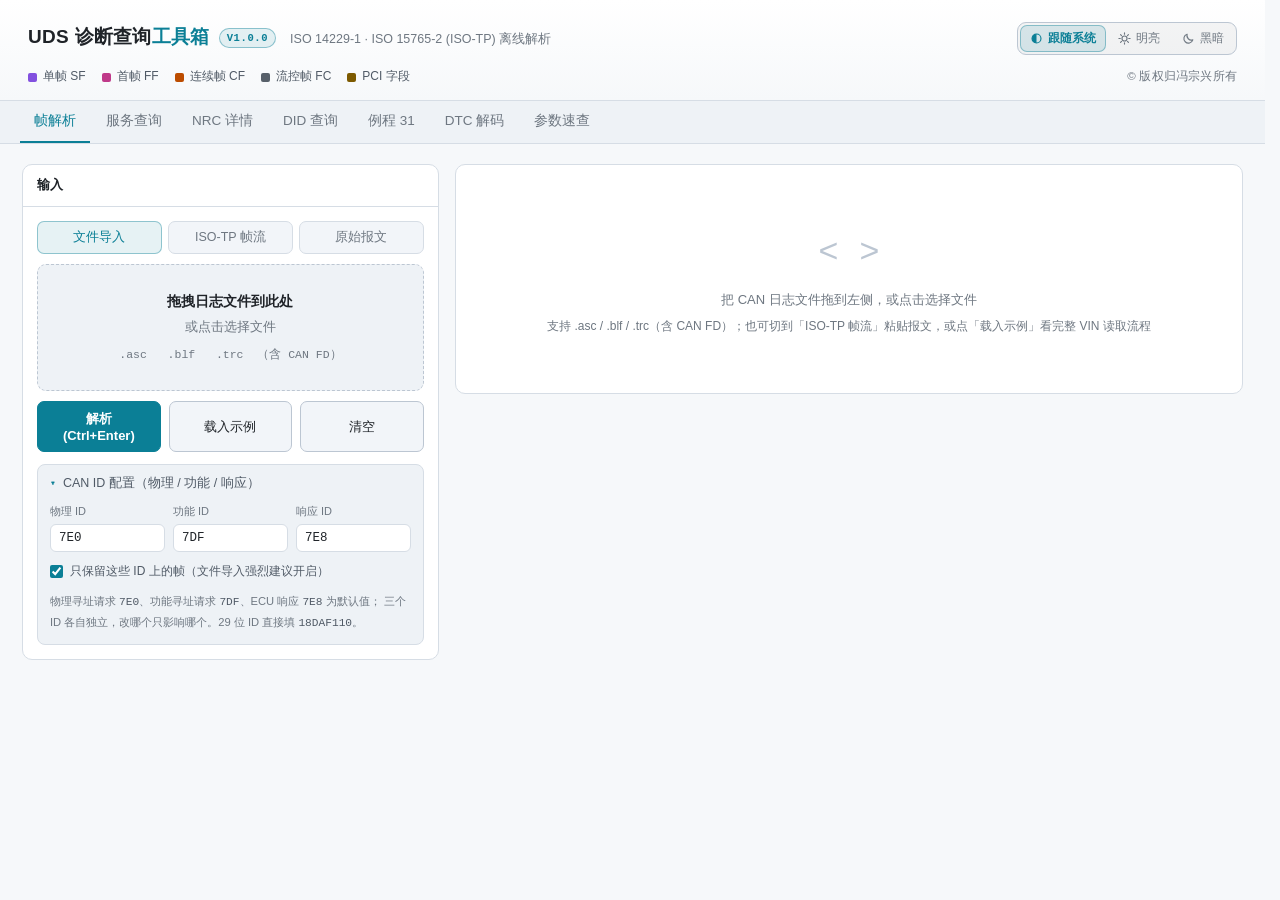
<file: UDSToolbox.html>
<!DOCTYPE html>
<html lang="zh-CN">
<head>
<meta charset="UTF-8">
<meta name="viewport" content="width=device-width,initial-scale=1">
<title>UDS 诊断查询工具箱 V1.0.0</title>
<style>
/* ================= 主题 =================
   整套配色只在这里定义一次：所有组件都通过 var(--x) / rgba(var(--x-rgb),a) 取色，
   换主题 = 换这一组变量的值。html[data-theme] 由右上角三档开关写入。 */
:root{
  /* ---- 面 / 线 / 字 ---- */
  --bg:#0d1117; --bg2:#0f141c; --panel:#161b24; --panel2:#1c2330; --panel3:#222a38;
  --line:#2a3441; --line2:#374454; --line3:#4a5a70;
  --txt:#e6edf3; --txt2:#9aa8b9; --txt3:#6b7787;
  --link:#7b8798;   /* 请求↔响应连线：中性灰，明暗两套各自调过亮度 */
  /* ---- 语义色 ----
     帧类型四色刻意避开蓝与绿：那两支已经被「请求蓝 / 响应绿」占用，
     同一个卡片头上同时出现绿药丸和绿帧类型会分不清谁是谁。
     于是：单帧紫、首帧洋红、连续帧橙、流控帧灰（流控帧是链路控制，弱化正好）。
     PCI 字段用琥珀金，只在字节格描边与图例里出现。 */
  --sf:#bc8cff; --ff:#f778ba; --cf:#f0883e; --fc:#8b949e;
  --pci:#e3b341;
  /* 请求 / 响应：ID 药丸、卡片左侧条、对话标签、连线共用这两支 */
  --req:#58a6ff; --res:#3fb950;
  --neg:#f85149; --acc:#22d3ee; --warn:#d29922;
  /* ---- 同色系 rgb 三元组，供 rgba(var(--x-rgb),alpha) 调透明度 ---- */
  --sf-rgb:188,140,255; --ff-rgb:247,120,186; --cf-rgb:240,136,62; --fc-rgb:139,148,158;
  --pci-rgb:227,179,65; --req-rgb:88,166,255; --res-rgb:63,185,80;
  --neg-rgb:248,81,73; --acc-rgb:34,211,238; --warn-rgb:210,153,34;
  /* ---- 反相叠加色：暗色主题用白色提亮，亮色主题翻成黑色压暗 ---- */
  --hl-rgb:255,255,255;
  /* ---- 派生语义色 ---- */
  --hd:#121821; --sunken:#0b0f15;
  --btn-fg:#06222a; --acc-hi:#4ae0f5;
  --neg-soft:#ff8a80; --fc-soft:#c3ccd6; --neg-soft-dim:rgba(255,138,128,.67);
  --glass:rgba(22,27,36,.95); --glass-nrc:rgba(32,19,21,.95);
  --shadow:0 4px 14px rgba(0,0,0,.33);
  --mono: ui-monospace, SFMono-Regular, "Cascadia Code", "JetBrains Mono", Consolas, "Liberation Mono", monospace;
  --sans: -apple-system, BlinkMacSystemFont, "Segoe UI", "PingFang SC", "Microsoft YaHei", "Hiragino Sans GB", sans-serif;
  color-scheme:dark;
}
/* 明亮主题：只是把同一套变量换值 */
html[data-theme="light"]{
  --bg:#f6f8fa; --bg2:#eef2f6; --panel:#ffffff; --panel2:#f2f5f9; --panel3:#e7ecf2;
  --line:#d6dde5; --line2:#bcc6d2; --line3:#9aa6b4;
  --txt:#1f2328; --txt2:#505a66; --txt3:#6e7781;
  --link:#8b949e;
  --sf:#8250df; --ff:#bf3989; --cf:#bc4c00; --fc:#57606a;
  --pci:#7d5a00;
  --req:#0969da; --res:#1a7f37;
  --neg:#cf222e; --acc:#0b7f96; --warn:#9a6700;
  --sf-rgb:130,80,223; --ff-rgb:191,57,137; --cf-rgb:188,76,0; --fc-rgb:87,96,106;
  --pci-rgb:125,90,0; --req-rgb:9,105,218; --res-rgb:26,127,55;
  --neg-rgb:207,34,46; --acc-rgb:11,127,150; --warn-rgb:154,103,0;
  --hl-rgb:0,0,0;
  --hd:#ffffff; --sunken:#f1f5f9;
  --btn-fg:#ffffff; --acc-hi:#096b7f;
  --neg-soft:#a40e26; --fc-soft:#3f4854; --neg-soft-dim:rgba(164,14,38,.72);
  --glass:rgba(255,255,255,.94); --glass-nrc:rgba(255,243,244,.95);
  --shadow:0 4px 14px rgba(31,35,40,.12);
  color-scheme:light;
}
*{box-sizing:border-box; margin:0; padding:0}
html,body{height:100%}
/* 常驻滚动条槽：长报文把页面撑高、竖滚动条出现时，布局宽度不会突然少 15px */
html{scrollbar-gutter:stable}
body{
  background:var(--bg); color:var(--txt); font-family:var(--sans);
  font-size:14px; line-height:1.6; -webkit-font-smoothing:antialiased;
}
::selection{background:rgba(var(--acc-rgb),0.27)}
/* ---------- header ---------- */
header{
  padding:22px 28px 14px; border-bottom:1px solid var(--line);
  background:linear-gradient(180deg,var(--hd) 0%,var(--bg) 100%);
}
.hd-top{display:flex; align-items:baseline; gap:14px; flex-wrap:wrap}
/* ---------- 主题开关：跟随系统 / 明亮 / 黑暗 ---------- */
.theme-sw{
  margin-left:auto; align-self:center; flex:0 0 auto;
  display:flex; gap:2px; padding:2px; border-radius:9px;
  border:1px solid var(--line2); background:rgba(var(--hl-rgb),0.04);
}
.theme-sw button{
  display:inline-flex; align-items:center; gap:5px; cursor:pointer;
  border:1px solid transparent; background:transparent; color:var(--txt3);
  font-family:var(--sans); font-size:11.5px; line-height:1.5; padding:4px 9px;
  border-radius:7px; white-space:nowrap;
  transition:color .15s, background .15s, border-color .15s;
}
.theme-sw button svg{width:13px; height:13px; display:block; flex:0 0 auto}
.theme-sw button:hover{color:var(--txt); background:rgba(var(--hl-rgb),0.07)}
.theme-sw button.on{
  color:var(--acc); background:rgba(var(--acc-rgb),0.12);
  border-color:rgba(var(--acc-rgb),0.4); font-weight:600;
}
.theme-sw button:focus-visible{outline:2px solid rgba(var(--acc-rgb),0.53); outline-offset:1px}
/* 窄屏只留图标，靠 title 说明 */
@media(max-width:780px){
  .theme-sw button span{display:none}
  .theme-sw button{padding:5px 7px}
}
h1{font-size:19px; font-weight:650; letter-spacing:.3px}
h1 span{color:var(--acc)}
/* 版本号徽章：紧跟在工具箱后面，小号等宽字 + 淡青底，不抢标题 */
h1 .ver{
  display:inline-block; vertical-align:2px; margin-left:9px;
  font-family:var(--mono); font-size:10.5px; font-weight:600; letter-spacing:.6px;
  line-height:1.55; padding:1px 7px; border-radius:20px; white-space:nowrap;
  color:var(--acc); border:1px solid rgba(var(--acc-rgb),0.42);
  background:rgba(var(--acc-rgb),0.1);
}
.sub{color:var(--txt3); font-size:12.5px}
.legend{display:flex; gap:16px; margin-top:12px; flex-wrap:wrap; font-size:12px; color:var(--txt2)}
/* 版权：压在页头第二行最右侧，和帧类型图例同一行，不抢标题与主题按钮 */
.legend .cr{
  margin-left:auto; color:var(--txt3); font-size:11.5px;
  padding-left:14px; white-space:nowrap; letter-spacing:.2px;
}
.legend i{display:inline-block; width:9px; height:9px; border-radius:2px; margin-right:6px; vertical-align:middle}
/* ---------- tabs ---------- */
nav.tabs{
  display:flex; gap:2px; padding:0 20px; border-bottom:1px solid var(--line);
  background:var(--bg2); overflow-x:auto; scrollbar-width:none;
}
nav.tabs::-webkit-scrollbar{display:none}
.tab{
  background:none; border:none; border-bottom:2px solid transparent; color:var(--txt3);
  padding:11px 14px; cursor:pointer; font-size:13.5px; font-family:var(--sans);
  white-space:nowrap; transition:.15s;
}
.tab:hover{color:var(--txt2)}
.tab.active{color:var(--acc); border-bottom-color:var(--acc)}
/* ---------- layout ---------- */
main{padding:20px 22px 60px; max-width:1560px; margin:0 auto}
.pane{display:none}
.pane.active{display:block}
.panel{background:var(--panel); border:1px solid var(--line); border-radius:10px}
.panel-hd{
  padding:10px 14px; border-bottom:1px solid var(--line); font-size:12.5px;
  color:var(--txt2); display:flex; align-items:center; justify-content:space-between; gap:10px;
  letter-spacing:.4px;
}
.panel-hd b{color:var(--txt); font-weight:600; font-size:13px}
.panel-bd{padding:14px}
/* ---------- decode ---------- */
/* 第二列用 minmax(0,...) 而不是 1.55fr：fr 的隐式最小值是 auto，
   长报文（超长 hex 串）的 min-content 会把整列顶宽，导致左侧面板变窄 */
.decode-grid{display:grid; grid-template-columns:minmax(340px,0.82fr) minmax(0,1.55fr); gap:16px; align-items:start}
.decode-grid > *{min-width:0}
.decode-grid > .panel:first-child{position:sticky; top:16px}
@media(max-width:1080px){
  .decode-grid{grid-template-columns:1fr}
  .decode-grid > .panel:first-child{position:static}
}
.mode-switch{display:flex; gap:6px; margin-bottom:10px}
.mode-switch button{
  flex:1; background:var(--panel2); border:1px solid var(--line); color:var(--txt3);
  padding:7px 8px; border-radius:7px; cursor:pointer; font-size:12.5px; font-family:var(--sans); transition:.15s;
}
.mode-switch button:hover{border-color:var(--line2); color:var(--txt2)}
.mode-switch button.on{background:rgba(var(--acc-rgb),0.1); border-color:rgba(var(--acc-rgb),0.4); color:var(--acc)}
textarea{
  width:100%; height:290px; resize:vertical; background:var(--bg2); color:var(--txt);
  border:1px solid var(--line); border-radius:8px; padding:11px 12px;
  font-family:var(--mono); font-size:13px; line-height:1.85; outline:none;
  letter-spacing:.4px;
}
textarea:focus{border-color:rgba(var(--acc-rgb),0.33); box-shadow:0 0 0 3px rgba(var(--acc-rgb),0.08)}
/* 帧解析输入框默认矮一半，仍可用右下角拖大 */
#in-box{height:145px; min-height:70px}
.btn-row{display:flex; gap:8px; margin-top:10px; flex-wrap:wrap}
button.act{
  flex:1; min-width:88px; background:var(--panel2); border:1px solid var(--line2); color:var(--txt);
  padding:8px 12px; border-radius:7px; cursor:pointer; font-size:13px; font-family:var(--sans); transition:.15s;
}
button.act:hover{background:var(--panel3); border-color:var(--line3)}
button.act.primary{background:var(--acc); border-color:var(--acc); color:var(--btn-fg); font-weight:600}
button.act.primary:hover{background:var(--acc-hi)}
.hint{color:var(--txt3); font-size:11.5px; margin-top:9px; line-height:1.75}
.hint code{font-family:var(--mono); background:var(--panel2); padding:1px 5px; border-radius:4px; color:var(--txt2)}
/* message card */
.msg{border:1px solid var(--line); border-radius:9px; background:var(--panel); margin-bottom:14px; overflow:hidden; min-width:0; max-width:100%}
.msg.neg{border-color:rgba(var(--neg-rgb),0.33)}
/* 例程执行失败：SID 是正响应（71），但例程自己回的状态字节 ≠ 0。
   业务上等同失败，所以卡片按负响应同一套颜色标出来 */
.msg.fail{border-color:rgba(var(--neg-rgb),0.33)}
.msg.nrc-hit{border-color:var(--neg); box-shadow:0 0 0 3px rgba(var(--neg-rgb),0.2), 0 0 20px rgba(var(--neg-rgb),0.13)}
/* 报文列表：左侧留出连线通道，请求框与响应框用一条折线连起来
   通道要够宽：卡片左边缘外 16px 才开始走竖线，否则圆角贴着边框像长了个钩子 */
.msg-list{position:relative; padding-left:56px}
.pl-svg{position:absolute; left:0; top:0; overflow:visible; pointer-events:none}
.pl-line{fill:none; stroke:var(--link); stroke-width:1.6; stroke-linecap:round}
.pl-dot{stroke:none; fill:var(--link)}
@media(max-width:760px){ .msg-list{padding-left:44px} }
/* ---- 请求 / 响应成对关联 ----
   只有两种颜色：请求蓝、响应绿。同一次问答靠颜色 + 同一个「对话 N」序号认出，不再多种配色。
   这两支走 --req / --res，跟帧类型色（--sf/--ff）解耦，改帧类型配色不会牵动配对语义。 */
.msg.pc-req{--pc:var(--req)}
.msg.pc-res{--pc:var(--res)}
.msg[data-pair]{border-left:3px solid var(--pc)}
.msg.pair-hit{outline:2px solid var(--pc); outline-offset:2px; box-shadow:0 0 18px -4px var(--pc)}
.pair-tag{
  font-family:var(--mono); font-size:10.5px; line-height:1.7; padding:0 7px; border-radius:20px;
  color:var(--pc); border:1px solid var(--pc); background:rgba(var(--hl-rgb),0.02); white-space:nowrap;
}
/* 有问答可配、但这一条请求没配上响应 */
.pair-none{
  font-family:var(--sans); font-size:10.5px; line-height:1.7; padding:0 7px; border-radius:20px;
  color:var(--txt3); border:1px dotted rgba(var(--hl-rgb),0.18); white-space:nowrap; cursor:help;
}
/* 物理 / 响应 ID 没对上时的提示条 */
.pairhint{border-color:rgba(var(--warn-rgb),0.33)}
.phrow{
  display:flex; align-items:center; gap:10px; flex-wrap:wrap;
  padding:6px 0; border-top:1px dashed rgba(var(--hl-rgb),0.07); font-size:12.5px;
}
.phrow:first-of-type{border-top:0}
.phid{font-family:var(--mono); font-size:12px; color:var(--txt); white-space:nowrap}
.phwhy{color:var(--txt3); font-size:11.5px; flex:1; min-width:180px}
.phbtn{
  cursor:pointer; font-family:var(--sans); font-size:11.5px; padding:3px 10px; border-radius:6px;
  background:rgba(var(--warn-rgb),0.1); border:1px solid rgba(var(--warn-rgb),0.4); color:var(--warn); white-space:nowrap;
  transition:background .15s, border-color .15s;
}
.phbtn:hover{background:rgba(var(--warn-rgb),0.19); border-color:var(--warn)}
.phbtn:focus-visible{outline:2px solid rgba(var(--warn-rgb),0.53); outline-offset:2px}
.phmore{color:var(--txt3); font-size:11.5px; padding-top:6px}
/* 顶部状态栏：帧数统计 + NRC 快速跳转合并成一条，有 NRC 时整条边框变红 */
.statbar{
  position:sticky; top:10px; z-index:6;
  display:flex; align-items:center; gap:10px; flex-wrap:wrap;
  margin-bottom:14px; padding:7px 12px; font-size:12.5px; color:var(--txt2);
  background:var(--glass); border:1px solid var(--line2); border-radius:8px;
  backdrop-filter:blur(8px); box-shadow:var(--shadow);
  transition:border-color .15s, background .15s;
}
.statbar.has-nrc{border-color:rgba(var(--neg-rgb),0.47); background:var(--glass-nrc)}
.statbar .sb-txt{flex:1 1 340px; min-width:0; line-height:1.9}
.statbar .sb-txt b{color:var(--txt)}
.statbar b.sb-hit{color:var(--acc)}
.statbar b.sb-neg, .statbar .sb-nrc b{color:var(--neg)}
.statbar b.sb-fail{color:var(--neg)}
.statbar .sb-nrc{
  white-space:nowrap; padding-left:11px; border-left:1px solid rgba(var(--hl-rgb),0.08);
}
.nrcbtn{
  display:inline-flex; align-items:center; gap:7px; cursor:pointer;
  background:rgba(var(--neg-rgb),0.1); border:1px solid rgba(var(--neg-rgb),0.4); color:var(--neg-soft);
  font-family:var(--sans); font-size:12px; padding:3px 11px; border-radius:6px;
  transition:background .15s, border-color .15s;
}
.nrcbtn:hover{background:rgba(var(--neg-rgb),0.19); border-color:var(--neg)}
.nrcbtn:focus-visible{outline:2px solid rgba(var(--neg-rgb),0.53); outline-offset:2px}
.nrcbtn .k{
  font-family:var(--mono); font-size:10.5px; color:var(--neg-soft-dim);
  border:1px solid rgba(var(--neg-rgb),0.27); border-radius:3px; padding:0 4px; line-height:1.5;
}
.nrcpos{margin-left:auto; font-family:var(--mono); font-size:11.5px; color:var(--txt3)}
/* 报文分段条：一次只铺一段，段首/段尾给按钮前后翻——
   以前是直接砍掉第 400 条以后的内容，用户看不到「还有」，也就无从下手 */
.pager{
  display:flex; align-items:center; gap:10px; flex-wrap:wrap;
  padding:7px 12px; font-size:12.5px; color:var(--txt2);
  background:var(--panel2); border:1px solid var(--line2); border-radius:8px;
}
.pager-top{margin-bottom:12px}
.pager-bot{margin:14px 0}
.pager-txt{
  flex:1 1 auto; min-width:0; text-align:center;
  font-family:var(--mono); font-size:11.5px; color:var(--txt3); line-height:1.9;
}
.pager-txt b{color:var(--acc); font-weight:600}
.pager-btn{
  display:inline-flex; align-items:center; gap:6px; cursor:pointer; white-space:nowrap;
  background:var(--panel2); border:1px solid var(--line2); color:var(--txt2);
  font-family:var(--sans); font-size:12px; padding:3px 11px; border-radius:6px;
  transition:color .15s, border-color .15s, background .15s;
}
.pager-btn:hover:not(:disabled){color:var(--txt); border-color:var(--acc); background:rgba(var(--acc-rgb),0.07)}
.pager-btn:focus-visible{outline:2px solid rgba(var(--acc-rgb),0.53); outline-offset:2px}
.pager-btn:disabled{opacity:.36; cursor:default}
.pager-btn .ar{font-family:var(--mono); font-size:11px; color:var(--txt3)}
/* 帧明细分批：铺满一批后给「加载更多」，长报文与孤立帧都不再被截断 */
.fd-more{margin-top:10px; text-align:center}
.fd-more-btn{
  display:inline-flex; align-items:center; gap:7px; cursor:pointer;
  background:var(--panel2); border:1px dashed var(--line2); color:var(--txt2);
  font-family:var(--sans); font-size:12px; padding:5px 14px; border-radius:999px;
  transition:color .15s, border-color .15s, background .15s;
}
.fd-more-btn:hover{color:var(--acc); border-color:rgba(var(--acc-rgb),0.5); background:rgba(var(--acc-rgb),0.06)}
.fd-more-btn:focus-visible{outline:2px solid rgba(var(--acc-rgb),0.53); outline-offset:2px}
.fd-more-btn .k{font-family:var(--mono); font-size:11px; color:var(--txt3)}
.msg-hd{
  padding:9px 13px; background:var(--panel2); display:flex; align-items:center; gap:10px;
  font-size:12.5px; flex-wrap:wrap; border-bottom:1px solid var(--line);
}
.msg-hd .t{font-weight:600; color:var(--txt)}
.msg-hd .frames-ref{color:var(--txt3); font-family:var(--mono); font-size:11.5px}
/* 相邻报文时间差：跟 t= 同一行、不抢眼，但间隔大的（等 P2*、超时重试）转成强调色，
   时间戳回退（日志乱序）转橙，扫一眼就知道哪一段卡住了 */
.msg-hd .dt{color:var(--txt2)}
.msg-hd .dt.over{color:var(--acc)}
.msg-hd .dt.back{color:var(--warn)}
.msg-bd{padding:12px 13px; min-width:0}
/* 每条报文自带的「帧明细」折叠开关 */
.fd-wrap{margin-top:12px}
.fd-toggle{
  display:inline-flex; align-items:center; gap:7px; cursor:pointer;
  background:var(--panel2); border:1px solid var(--line2); color:var(--txt2);
  font-family:var(--sans); font-size:12px; padding:4px 11px; border-radius:999px;
  transition:color .15s, border-color .15s, background .15s;
}
.fd-toggle:hover{color:var(--txt); border-color:var(--acc); background:rgba(var(--acc-rgb),0.07)}
.fd-toggle:focus-visible{outline:2px solid rgba(var(--acc-rgb),0.53); outline-offset:2px}
.fd-toggle.open{color:var(--acc); border-color:rgba(var(--acc-rgb),0.4); background:rgba(var(--acc-rgb),0.08)}
.fd-toggle .caret{
  width:0; height:0; border-left:5px solid currentColor;
  border-top:4px solid transparent; border-bottom:4px solid transparent;
  transition:transform .18s; transform-origin:2px 50%;
}
.fd-toggle.open .caret{transform:rotate(90deg)}
.fd-n{font-family:var(--mono); font-size:11px; color:var(--txt3)}
.fd-toggle.open .fd-n{color:var(--acc)}
.fd-panel{margin-top:11px; border-top:1px dashed var(--line); padding-top:12px}
.fd-panel .frame-card{background:var(--bg2); border-color:var(--line)}
.fd-panel .frame-card:last-child{margin-bottom:0}
/* 长报文的十六进制串：优先在字节之间的空格处换行，单个字节对绝不拆开；
   只有遇到超长的无空格串（如整段粘贴）才允许任意位置断行，避免撑宽卡片 */
.hexline{
  font-family:var(--mono); font-size:13px; letter-spacing:1px; color:var(--acc);
  background:var(--bg2); border:1px solid var(--line); border-radius:6px;
  padding:8px 10px; margin-bottom:11px;
  white-space:pre-wrap; word-break:normal; overflow-wrap:anywhere; min-width:0;
}
.kv{display:grid; grid-template-columns:132px minmax(0,1fr); gap:4px 12px; font-size:13px}
.kv .k{color:var(--txt3); font-size:12.5px; padding-top:1px}
.kv .v{font-family:var(--mono); font-size:12.8px; word-break:break-word; overflow-wrap:anywhere; min-width:0}
.kv .v.txt{font-family:var(--sans)}
.pill{
  display:inline-block; padding:1px 8px; border-radius:20px; font-size:11.5px;
  font-family:var(--mono); border:1px solid; line-height:1.6;
}
/* tag-ok / tag-info 是通用药丸（「就是好的」「信息」「响应绿 / 请求蓝」），
   走 --res / --req，跟帧类型色分开；帧类型的四种颜色另用 .b-sf/.b-ff/.b-cf/.b-fc */
.tag-ok{color:var(--res); border-color:rgba(var(--res-rgb),0.33); background:rgba(var(--res-rgb),0.1)}
.tag-bad{color:var(--neg); border-color:rgba(var(--neg-rgb),0.33); background:rgba(var(--neg-rgb),0.1)}
.tag-warn{color:var(--warn); border-color:rgba(var(--warn-rgb),0.33); background:rgba(var(--warn-rgb),0.1)}
.tag-info{color:var(--req); border-color:rgba(var(--req-rgb),0.33); background:rgba(var(--req-rgb),0.1)}
.tag-dim{color:var(--txt3); border-color:var(--line2); background:rgba(var(--hl-rgb),0.03)}
.nrc-box{
  margin-top:11px; padding:10px 12px; border-radius:7px; background:rgba(var(--neg-rgb),0.06);
  border-left:3px solid var(--neg); font-size:12.8px; line-height:1.8;
}
.nrc-box b{color:var(--neg-soft)}
.nrc-box .lab{color:var(--txt3)}
/* 例程执行失败：正响应 SID + 非 0 状态字节，用同一套红色语言但换个标题，别和真 NRC 混了 */
.fail-box{
  margin-top:11px; padding:10px 12px; border-radius:7px; background:rgba(var(--neg-rgb),0.06);
  border-left:3px solid var(--neg); font-size:12.8px; line-height:1.8; color:var(--txt2);
}
.fail-box b{color:var(--neg-soft)}
.fail-box .lab{color:var(--txt3)}
/* frames */
.frame-card{background:var(--panel); border:1px solid var(--line); border-radius:9px; margin-bottom:10px; overflow:hidden}
.frame-hd{
  display:flex; align-items:center; gap:9px; padding:8px 12px; background:var(--panel2);
  font-size:12px; border-bottom:1px solid var(--line); flex-wrap:wrap;
}
.fidx{color:var(--txt3); font-family:var(--mono); font-size:11.5px}
.badge{
  font-family:var(--mono); font-size:11px; font-weight:600; padding:2px 9px;
  border-radius:5px; letter-spacing:.5px;
}
.b-sf{background:rgba(var(--sf-rgb),0.13); color:var(--sf); border:1px solid rgba(var(--sf-rgb),0.33)}
.b-ff{background:rgba(var(--ff-rgb),0.13); color:var(--ff); border:1px solid rgba(var(--ff-rgb),0.33)}
.b-cf{background:rgba(var(--cf-rgb),0.13); color:var(--cf); border:1px solid rgba(var(--cf-rgb),0.33)}
.b-fc{background:rgba(var(--fc-rgb),0.13); color:var(--fc); border:1px solid rgba(var(--fc-rgb),0.33)}
.b-uk{background:rgba(var(--hl-rgb),0.06); color:var(--txt3); border:1px solid var(--line2)}
.frame-body{padding:11px 12px}
.bytes{display:flex; gap:5px; flex-wrap:wrap; margin-bottom:10px}
.byte{
  min-width:44px; border:1px solid var(--line2); border-radius:6px; overflow:hidden;
  background:var(--panel2); text-align:center; font-family:var(--mono);
}
.byte .h{display:block; font-size:14px; padding:5px 4px 3px; letter-spacing:.6px}
.byte .bit{display:block; font-size:9.5px; color:var(--txt3); padding:0 3px 4px; letter-spacing:.2px; border-top:1px solid rgba(var(--hl-rgb),0.04)}
.r-pci{border-color:rgba(var(--pci-rgb),0.53); background:rgba(var(--pci-rgb),0.08)} .r-pci .h{color:var(--pci)}
.r-len{border-color:rgba(var(--ff-rgb),0.53); background:rgba(var(--ff-rgb),0.08)} .r-len .h{color:var(--ff)}
.r-sn{border-color:rgba(var(--cf-rgb),0.53); background:rgba(var(--cf-rgb),0.08)} .r-sn .h{color:var(--cf)}
.r-fs{border-color:rgba(var(--fc-rgb),0.53); background:rgba(var(--fc-rgb),0.08)} .r-fs .h{color:var(--fc)}
.r-bs{border-color:rgba(var(--fc-rgb),0.4); background:rgba(var(--fc-rgb),0.06)} .r-bs .h{color:var(--fc-soft)}
.r-st{border-color:rgba(var(--fc-rgb),0.4); background:rgba(var(--fc-rgb),0.06)} .r-st .h{color:var(--fc-soft)}
.r-data{border-color:var(--line2)} .r-data .h{color:var(--txt)}
.r-pad{border-color:var(--line); border-style:dashed; opacity:.45} .r-pad .h{color:var(--txt3)}
table.fd{width:100%; border-collapse:collapse; font-size:12.5px; table-layout:fixed}
table.fd td{padding:3px 0; vertical-align:top}
table.fd td:first-child{color:var(--txt3); width:150px; font-size:12px}
table.fd td:last-child{font-family:var(--mono); font-size:12.5px; word-break:break-word}
.warnline{color:var(--warn); font-size:12px; margin-top:6px}
.infoline{color:var(--txt3); font-size:12px; margin-top:6px}
.empty{color:var(--txt3); text-align:center; padding:40px 20px; font-size:13px; line-height:2}
.empty svg{opacity:.35; margin-bottom:8px}
/* ---------- file import ---------- */
.dropzone{
  border:1.5px dashed var(--line2); border-radius:9px; padding:26px 16px; text-align:center;
  cursor:pointer; transition:.15s; background:var(--bg2);
}
.dropzone:hover, .dropzone.over{border-color:var(--acc); background:rgba(var(--acc-rgb),0.06)}
.dropzone b{display:block; font-size:13.5px; color:var(--txt); margin-bottom:4px}
.dropzone span{display:block; font-size:12.5px; color:var(--txt3)}
.dropzone em{display:block; font-size:11.5px; color:var(--txt3); font-style:normal; margin-top:9px; font-family:var(--mono)}
.file-info{margin-top:10px; font-size:12.2px; color:var(--txt2); line-height:1.95; font-family:var(--mono); word-break:break-word}
.file-info b{color:var(--acc); font-weight:600}
.file-info .bad{color:var(--neg)}
.chip{
  display:inline-block; font-family:var(--mono); font-size:11px; padding:1px 7px; margin:2px 4px 2px 0;
  border-radius:5px; background:rgba(var(--hl-rgb),0.04); border:1px solid var(--line2); color:var(--txt2);
}
.chip.hit{background:rgba(var(--acc-rgb),0.1); border-color:rgba(var(--acc-rgb),0.33); color:var(--acc)}
/* 日志中出现的 CAN ID（可点选填入三个 ID 输入框） */
details.idpanel{border:1px solid var(--line); border-radius:9px; background:var(--panel); margin-bottom:14px; overflow:hidden}
details.idpanel > summary{
  padding:9px 13px; font-size:12.5px; color:var(--txt2); cursor:pointer; list-style:none;
  display:flex; align-items:center; gap:8px; user-select:none;
}
details.idpanel > summary::-webkit-details-marker{display:none}
details.idpanel > summary::before{
  content:'\25B8'; color:var(--txt3); transition:transform .15s, color .15s; display:inline-block;
}
details.idpanel[open] > summary::before{transform:rotate(90deg); color:var(--acc)}
details.idpanel > summary .cnt{margin-left:auto; font-family:var(--mono); font-size:11.5px; color:var(--txt3)}
/* 每行最多两个 ID：固定 2 列，宽屏也不再自动加成 3 列 */
.idlist{padding:2px 13px 6px; display:grid; grid-template-columns:repeat(2,minmax(0,1fr)); gap:0 30px}
@media(max-width:820px){.idlist{grid-template-columns:minmax(0,1fr)}}
.idrow{display:flex; align-items:center; gap:9px; padding:5px 0; border-top:1px dashed rgba(var(--hl-rgb),0.04); cursor:grab; user-select:none}
.idrow:active{cursor:grabbing}
.idlist > .idrow:first-child, .idrow:first-child{border-top:0}
.idrow:hover{background:rgba(var(--hl-rgb),0.02)}
.idrow:focus-visible{outline:2px solid rgba(var(--acc-rgb),0.53); outline-offset:2px; border-radius:6px}
.idrow.dragging{opacity:.4}
/* 左侧的六点拖拽手柄，暗示这一行可以拖 */
.grip{
  width:7px; height:13px; flex:0 0 auto; color:var(--txt3); opacity:.35;
  background-image:radial-gradient(currentColor 1px, transparent 1.2px); background-size:4px 4.3px;
}
.idrow:hover .grip{opacity:.75; color:var(--acc)}
.idname{font-family:var(--mono); font-size:12.5px; color:var(--txt); min-width:78px}
.idcnt{font-family:var(--mono); font-size:11px; color:var(--txt3)}
/* 该 ID 当前占用的槽位（只做标记，不可点） */
.idslots{margin-left:auto; display:flex; gap:5px}
.idslot{
  font-size:10.5px; color:var(--acc); border:1px solid rgba(var(--acc-rgb),0.33); background:rgba(var(--acc-rgb),0.08);
  border-radius:4px; padding:0 5px; line-height:1.55; white-space:nowrap;
}
.idrow.off .idname{color:var(--txt3)}
.idrow.off .idcnt{opacity:.55}
.idtag{
  font-size:10px; color:var(--txt3); border:1px solid var(--line2);
  border-radius:4px; padding:0 5px; line-height:1.5; white-space:nowrap;
}
/* 该请求 ID 的应答来自哪些响应 ID */
.idpair{
  font-family:var(--mono); font-size:10px; color:var(--txt2); border:1px solid var(--line2);
  border-radius:4px; padding:0 5px; line-height:1.5; white-space:nowrap; background:rgba(var(--hl-rgb),0.02);
  max-width:132px; overflow:hidden; text-overflow:ellipsis;
}
/* ---------- id config ---------- */
details.idcfg{margin-top:12px; border:1px solid var(--line); border-radius:8px; background:var(--bg2)}
details.idcfg > summary{padding:8px 12px; font-size:12.5px; color:var(--txt2); cursor:pointer; list-style:none; user-select:none}
details.idcfg > summary::-webkit-details-marker{display:none}
details.idcfg > summary::before{content:'\25B8'; display:inline-block; margin-right:7px; color:var(--txt3); transition:.15s}
details.idcfg[open] > summary::before{transform:rotate(90deg); color:var(--acc)}
.idgrid{display:grid; grid-template-columns:1fr 1fr 1fr; gap:8px; padding:2px 12px 10px}
.idgrid label{display:block; font-size:11px; color:var(--txt3); margin-bottom:3px}
.idgrid input{
  width:100%; background:var(--panel); border:1px solid var(--line); border-radius:6px;
  color:var(--txt); padding:6px 8px; font-family:var(--mono); font-size:12.5px; outline:none;
  text-transform:uppercase;
}
.idgrid input:focus{border-color:rgba(var(--acc-rgb),0.33); box-shadow:0 0 0 2px rgba(var(--acc-rgb),0.08)}
/* 拖拽投放目标高亮：ID 拖到输入框上时整格亮起 */
.idgrid > div{position:relative; border-radius:8px; transition:background .12s}
.idgrid > div.drop-on{background:rgba(var(--acc-rgb),0.07)}
.idgrid > div.drop-on::after{
  content:'松手填入'; position:absolute; right:6px; top:-2px; font-size:10px; color:var(--acc);
  background:var(--panel2); border:1px solid rgba(var(--acc-rgb),0.33); border-radius:4px; padding:0 4px; line-height:1.5;
}
.idgrid input.drop-on{border-color:var(--acc); box-shadow:0 0 0 3px rgba(var(--acc-rgb),0.15); background:rgba(var(--acc-rgb),0.05)}
.idnote{padding:0 12px 11px; font-size:11.2px; color:var(--txt3); line-height:1.75}
.idnote code{font-family:var(--mono); color:var(--txt2)}
.switchrow{display:flex; align-items:center; gap:7px; padding:0 12px 11px; font-size:12px; color:var(--txt2); cursor:pointer}
.switchrow input{accent-color:var(--acc); cursor:pointer}
/* ---------- tables (query tabs) ---------- */
.toolbar{display:flex; gap:10px; margin-bottom:14px; flex-wrap:wrap; align-items:center}
.search{
  flex:1; min-width:220px; background:var(--panel); border:1px solid var(--line); color:var(--txt);
  padding:9px 13px; border-radius:8px; font-size:13.5px; font-family:var(--sans); outline:none;
}
.search:focus{border-color:rgba(var(--acc-rgb),0.33); box-shadow:0 0 0 3px rgba(var(--acc-rgb),0.08)}
.count{color:var(--txt3); font-size:12px; font-family:var(--mono)}
.tbl-wrap{background:var(--panel); border:1px solid var(--line); border-radius:10px; overflow:hidden}
table.data{width:100%; border-collapse:collapse; font-size:13px}
table.data thead th{
  text-align:left; padding:10px 13px; color:var(--txt3); font-weight:500; font-size:11.8px;
  letter-spacing:.5px; border-bottom:1px solid var(--line); background:var(--panel2);
  position:sticky; top:0; z-index:2; white-space:nowrap;
}
table.data tbody td{padding:9px 13px; border-bottom:1px solid rgba(var(--hl-rgb),0.03); vertical-align:top}
table.data tbody tr:hover{background:rgba(var(--hl-rgb),0.02)}
table.data tbody tr:last-child td{border-bottom:none}
td.code{font-family:var(--mono); color:var(--acc); white-space:nowrap; font-size:13px; font-weight:600}
td.mono{font-family:var(--mono); font-size:12.5px}
td.name{font-family:var(--mono); font-size:12px; color:var(--txt2)}
td.cn{color:var(--txt); white-space:nowrap}
td.why{color:var(--txt2); font-size:12.3px; line-height:1.7}
.srow{cursor:pointer}
.srow .expand{color:var(--txt3); font-size:11px; transition:.15s; display:inline-block}
.srow.open .expand{transform:rotate(90deg); color:var(--acc)}
/* 服务查询 / NRC 详情：所有行等高。说明、名称再长也只占一行，超出用省略号（悬停看全文），
   这样列表永远是整齐的等距行，不会因为某条说明长就顶成两行高。 */
#pane-services table.data, #pane-nrc table.data{table-layout:fixed}
#pane-services .tbl-wrap, #pane-nrc .tbl-wrap{overflow-x:auto}
#pane-services tr.srow, #pane-nrc tr{height:38px}
#pane-services tr.srow > td, #pane-nrc tr > td{
  height:38px; padding-top:0; padding-bottom:0; vertical-align:middle;
  white-space:nowrap; overflow:hidden; text-overflow:ellipsis;
}
/* 窄屏下不再压窄各列，改为横向滚动，保证「服务名 / 正响应 / 说明」都还能读 */
@media(max-width:1100px){
  #pane-services table.data{min-width:1010px}
  #pane-nrc table.data{min-width:900px}
}
tr.detail-row{background:var(--sunken)}
tr.detail-row > td{padding:0 !important; border-bottom:1px solid var(--line) !important}
.detail-inner{padding:12px 14px 14px; display:grid; grid-template-columns:1.1fr 1fr; gap:16px}
@media(max-width:900px){.detail-inner{grid-template-columns:1fr}}
.detail-inner h4{font-size:11.5px; color:var(--txt3); letter-spacing:.6px; margin-bottom:6px; font-weight:500}
.detail-inner p{font-size:13px; color:var(--txt2); line-height:1.7}
.mini{width:100%; border-collapse:collapse; font-size:12.5px}
.mini td{padding:3px 6px; border-bottom:1px solid rgba(var(--hl-rgb),0.03); vertical-align:top}
.mini td:first-child{font-family:var(--mono); color:var(--req); white-space:nowrap; width:54px; padding-right:10px}
.mini td:nth-child(2){font-family:var(--mono); color:var(--txt2); font-size:11.5px; white-space:nowrap; padding-right:16px}
.mini td:last-child{font-family:var(--sans); color:var(--txt); width:100%}
.fmt{width:100%; border-collapse:collapse; font-size:12.5px}
.fmt td{padding:3px 0; border-bottom:1px solid rgba(var(--hl-rgb),0.03); vertical-align:top}
.fmt td:first-child{font-family:var(--mono); color:var(--txt3); width:54px; white-space:nowrap; font-size:11px; letter-spacing:.5px}
.fmt td:last-child{font-family:var(--mono); color:var(--txt2); font-size:12px; word-break:break-word}
/* dtc */
.dtc-grid{display:grid; grid-template-columns:1fr 1fr; gap:16px}
@media(max-width:900px){.dtc-grid{grid-template-columns:1fr}}
.field{display:flex; gap:8px; align-items:center; margin-bottom:10px; flex-wrap:wrap}
.field label{color:var(--txt3); font-size:12.5px; width:96px}
.inp{
  background:var(--bg2); border:1px solid var(--line); border-radius:7px; color:var(--txt);
  padding:8px 11px; font-family:var(--mono); font-size:14px; outline:none; letter-spacing:1px;
  width:170px; text-transform:uppercase;
}
.inp:focus{border-color:rgba(var(--acc-rgb),0.33); box-shadow:0 0 0 3px rgba(var(--acc-rgb),0.08)}
.big-out{
  font-family:var(--mono); font-size:26px; color:var(--acc); letter-spacing:2px;
  padding:10px 0 6px; font-weight:600;
}
.bitgrid{display:grid; grid-template-columns:repeat(8,1fr); gap:5px; margin-top:8px}
.bitcell{border:1px solid var(--line2); border-radius:6px; text-align:center; padding:5px 2px; background:var(--panel2)}
.bitcell .n{font-size:9.5px; color:var(--txt3); font-family:var(--mono)}
.bitcell .v{font-family:var(--mono); font-size:14px}
.bitcell.on{border-color:rgba(var(--res-rgb),0.53); background:rgba(var(--res-rgb),0.08)} .bitcell.on .v{color:var(--res)}
.bitcell.off .v{color:var(--txt3)}
/* ---------- ref：帧结构示意图 ---------- */
.ref-bar{display:flex; align-items:center; gap:10px; flex-wrap:wrap; margin-bottom:14px}
.seg{
  display:flex; gap:2px; padding:2px; border-radius:8px;
  border:1px solid var(--line2); background:rgba(var(--hl-rgb),0.04);
}
.seg button{
  border:1px solid transparent; background:transparent; color:var(--txt3);
  font-family:var(--sans); font-size:12px; line-height:1.5; padding:4px 10px; border-radius:6px;
  cursor:pointer; white-space:nowrap; transition:color .15s, background .15s, border-color .15s;
}
.seg button:hover{color:var(--txt); background:rgba(var(--hl-rgb),0.07)}
.seg button.on{color:var(--acc); background:rgba(var(--acc-rgb),0.12); border-color:rgba(var(--acc-rgb),0.4); font-weight:600}
.seg button:focus-visible{outline:2px solid rgba(var(--acc-rgb),0.53); outline-offset:1px}
/* 长度格式只对 CAN FD 的单帧 / 首帧有意义，其余情况整组隐藏 */
#ref-fmt[hidden]{display:none}
#ref-fmt{border-color:rgba(var(--warn-rgb),0.38); background:rgba(var(--warn-rgb),0.06)}
#ref-fmt button.on{color:var(--warn); background:rgba(var(--warn-rgb),0.14); border-color:rgba(var(--warn-rgb),0.45)}
.ref-ex{margin-left:auto; font-family:var(--mono); font-size:11.5px; color:var(--txt3); letter-spacing:.5px}

/* 帧示意图：一格一个字节，点哪格看哪格 */
.frame-diagram{display:flex; flex-wrap:wrap; gap:6px}
.bc{
  flex:1 1 66px; min-width:56px; max-width:210px; position:relative; overflow:hidden;
  display:flex; flex-direction:column; gap:1px; padding:6px 6px 5px;
  border:1px solid var(--line2); border-radius:8px; background:var(--panel2);
  cursor:pointer; text-align:center; font-family:var(--sans);
  transition:border-color .15s, background .15s, box-shadow .15s;
}
.bc:hover{border-color:var(--line3)}
.bc-n{font-family:var(--mono); font-size:9.5px; color:var(--txt3); letter-spacing:.2px; white-space:nowrap}
.bc-v{font-family:var(--mono); font-size:16px; font-weight:600; line-height:1.3; color:var(--txt)}
.bc-t{font-size:10px; color:var(--txt3); white-space:nowrap; overflow:hidden; text-overflow:ellipsis}
.bc.wide{flex:2.4 1 118px; max-width:none}
.bc.on{border-color:var(--acc); box-shadow:0 0 0 2px rgba(var(--acc-rgb),0.55), 0 0 12px -2px rgba(var(--acc-rgb),0.5); z-index:1}
.bc.same{background:rgba(var(--acc-rgb),0.06)}
/* 字节角色配色，与「帧解析」里的字节块保持同一套颜色 */
.bc.rl-pci{border-color:rgba(var(--pci-rgb),0.5); background:rgba(var(--pci-rgb),0.08)}
.bc.rl-pci .bc-v{color:var(--pci)}
.bc.rl-len{border-color:rgba(var(--ff-rgb),0.5); background:rgba(var(--ff-rgb),0.08)}
.bc.rl-len .bc-v{color:var(--ff)}
.bc.rl-sn{border-color:rgba(var(--cf-rgb),0.5); background:rgba(var(--cf-rgb),0.08)}
.bc.rl-sn .bc-v{color:var(--cf)}
.bc.rl-fc{border-color:rgba(var(--fc-rgb),0.5); background:rgba(var(--fc-rgb),0.08)}
.bc.rl-fc .bc-v{color:var(--fc)}
.bc.rl-pad{border-style:dashed; opacity:.6}
.bc.rl-pad .bc-v{color:var(--txt3); font-size:13px}
.bc.rl-tail{
  border-style:dashed; border-color:rgba(var(--acc-rgb),0.4);
  background:repeating-linear-gradient(135deg, transparent 0 7px, rgba(var(--acc-rgb),0.035) 7px 14px);
}
.bc.rl-tail .bc-v{color:var(--txt3); font-size:13px}
.ref-cap{margin-top:10px; font-size:12px; color:var(--txt3); line-height:1.8}
.ref-cap b{color:var(--txt2); font-weight:500}

/* 选中字节的详情 */
.byte-detail{
  display:grid; grid-template-columns:minmax(250px,0.78fr) minmax(0,1.22fr); gap:18px;
  margin-top:14px; padding-top:14px; border-top:1px dashed var(--line);
}
@media(max-width:920px){.byte-detail{grid-template-columns:1fr; gap:14px}}
.byte-detail > *{min-width:0}
.bd-head{display:flex; align-items:baseline; gap:9px; flex-wrap:wrap; margin-bottom:8px}
.bd-byte{
  font-family:var(--mono); font-size:10.5px; color:var(--txt3);
  border:1px solid var(--line2); border-radius:4px; padding:0 5px; line-height:1.6; white-space:nowrap;
}
.bd-val{font-family:var(--mono); font-size:22px; font-weight:600; color:var(--acc); letter-spacing:1px}
.bd-role{font-size:11px; border:1px solid currentColor; border-radius:20px; padding:0 7px; line-height:1.6; font-family:var(--mono)}
.bd-role.pci{color:var(--pci)} .bd-role.len{color:var(--ff)}
.bd-role.sn{color:var(--cf)} .bd-role.fc{color:var(--fc)}
.bd-role.data{color:var(--txt2)} .bd-role.pad{color:var(--txt3)}
.bd-role.tail{color:var(--acc)}
.bd-title{font-size:13.5px; color:var(--txt); font-weight:600; margin-bottom:10px; line-height:1.6}
.bd-title .bd-sub{font-size:11.5px; color:var(--txt3); font-weight:400; margin-left:8px; font-family:var(--mono)}
.bits8{display:grid; grid-template-columns:repeat(8,1fr); gap:4px}
.bitc{border:1px solid var(--line2); border-radius:5px; background:var(--panel2); text-align:center; padding:3px 0}
.bitc i{display:block; font-style:normal; font-family:var(--mono); font-size:9px; color:var(--txt3)}
.bitc b{display:block; font-family:var(--mono); font-size:14px; color:var(--txt); line-height:1.4}
.bitc.hi b{color:var(--acc)}
.bitc.lo b{color:var(--cf)}
.nibrow{display:grid; grid-template-columns:repeat(2,1fr); gap:6px; margin-top:6px}
.nibrow span{
  font-size:10.5px; color:var(--txt3); text-align:center; padding:2px 4px;
  border-top:2px solid var(--line2); line-height:1.5;
}
.nibrow span:first-child{border-top-color:rgba(var(--acc-rgb),0.53)}
.nibrow span:last-child{border-top-color:rgba(var(--cf-rgb),0.53)}
.bd-sec + .bd-sec{margin-top:12px}
.bd-sec h4{font-size:11.5px; color:var(--txt3); letter-spacing:.6px; margin-bottom:5px; font-weight:500}
.bd-sec p{font-size:12.8px; color:var(--txt2); line-height:1.8}
table.bd-opts{width:100%; border-collapse:collapse; font-size:12.3px; table-layout:fixed}
table.bd-opts td{padding:5px 8px; border-bottom:1px solid rgba(var(--hl-rgb),0.04); vertical-align:top}
table.bd-opts td:first-child{
  font-family:var(--mono); color:var(--acc); width:112px; white-space:nowrap;
  overflow:hidden; text-overflow:ellipsis;
}
table.bd-opts td:nth-child(2){color:var(--txt); width:190px; white-space:nowrap; overflow:hidden; text-overflow:ellipsis}
table.bd-opts td:last-child{color:var(--txt2); line-height:1.7}
table.bd-opts tr:last-child td{border-bottom:0}
.kvlist{font-size:12.8px}
.kvlist .row{display:flex; gap:10px; padding:5px 0; border-bottom:1px solid rgba(var(--hl-rgb),0.03)}
.kvlist .row:last-child{border-bottom:none}
.kvlist .row .c{font-family:var(--mono); color:var(--acc); min-width:74px; flex-shrink:0; font-size:12.5px}
.kvlist .row .d{color:var(--txt2); flex:1}
.note{color:var(--txt3); font-size:11.8px; line-height:1.8; margin-top:8px; padding-top:8px; border-top:1px dashed var(--line)}
.note b{color:var(--warn); font-weight:500}
</style>
<script>
/* 主题在首屏绘制前就落地，避免从暗到亮闪一下 */
(function(){
  var pref = 'auto';
  try { pref = localStorage.getItem('uds-theme') || 'auto'; } catch(e){}
  var mq = window.matchMedia ? window.matchMedia('(prefers-color-scheme: dark)') : null;
  var dark = pref === 'dark' || (pref !== 'light' && !!(mq && mq.matches));
  var de = document.documentElement;
  de.setAttribute('data-theme', dark ? 'dark' : 'light');
  de.setAttribute('data-theme-pref', pref);
})();
</script>
</head>
<body>

<header>
  <div class="hd-top">
    <h1>UDS 诊断查询<span>工具箱</span><span class="ver">V1.0.0</span></h1>
    <span class="sub">ISO 14229-1 · ISO 15765-2 (ISO-TP) 离线解析</span>
    <div class="theme-sw" role="group" aria-label="外观主题">
      <button type="button" data-th="auto" title="跟随系统外观" aria-pressed="true">
        <svg viewBox="0 0 16 16" aria-hidden="true"><circle cx="8" cy="8" r="5.5" fill="none" stroke="currentColor" stroke-width="1.4"/><path d="M8 2.5a5.5 5.5 0 0 0 0 11z" fill="currentColor"/></svg>
        <span>跟随系统</span>
      </button>
      <button type="button" data-th="light" title="明亮主题" aria-pressed="false">
        <svg viewBox="0 0 16 16" aria-hidden="true" fill="none" stroke="currentColor" stroke-width="1.4" stroke-linecap="round"><circle cx="8" cy="8" r="3.1"/><path d="M8 1.1v1.7M8 13.2v1.7M1.1 8h1.7M13.2 8h1.7M3.15 3.15l1.2 1.2M11.65 11.65l1.2 1.2M12.85 3.15l-1.2 1.2M4.35 11.65l-1.2 1.2"/></svg>
        <span>明亮</span>
      </button>
      <button type="button" data-th="dark" title="黑暗主题" aria-pressed="false">
        <svg viewBox="0 0 16 16" aria-hidden="true"><path d="M13.3 9.7A5.6 5.6 0 0 1 6.3 2.7a5.6 5.6 0 1 0 7 7z" fill="none" stroke="currentColor" stroke-width="1.4" stroke-linejoin="round"/></svg>
        <span>黑暗</span>
      </button>
    </div>
  </div>
  <div class="legend">
    <span><i style="background:var(--sf)"></i>单帧 SF</span>
    <span><i style="background:var(--ff)"></i>首帧 FF</span>
    <span><i style="background:var(--cf)"></i>连续帧 CF</span>
    <span><i style="background:var(--fc)"></i>流控帧 FC</span>
    <span><i style="background:var(--pci)"></i>PCI 字段</span>
    <span class="cr">© 版权归冯宗兴所有</span>
  </div>
</header>

<nav class="tabs" id="tabs">
  <button class="tab active" data-pane="decode">帧解析</button>
  <button class="tab" data-pane="services">服务查询</button>
  <button class="tab" data-pane="nrc">NRC 详情</button>
  <button class="tab" data-pane="did">DID 查询</button>
  <button class="tab" data-pane="routine">例程 31</button>
  <button class="tab" data-pane="dtc">DTC 解码</button>
  <button class="tab" data-pane="ref">参数速查</button>
</nav>

<main>
  <!-- ================= DECODE ================= -->
  <section class="pane active" id="pane-decode">
    <div class="decode-grid">
      <div class="panel">
        <div class="panel-hd"><b>输入</b><span class="count" id="in-stat"></span></div>
        <div class="panel-bd">
          <div class="mode-switch" id="mode-switch">
            <button class="on" data-mode="file">文件导入</button>
            <button data-mode="isotp">ISO-TP 帧流</button>
            <button data-mode="raw">原始报文</button>
          </div>
          <textarea id="in-box" spellcheck="false" style="display:none" placeholder="每行一帧，十六进制字节，空格/连字符可省略&#10;例如：&#10;02 10 03&#10;06 50 03 00 32 01 F4"></textarea>
          <div id="file-zone">
            <input type="file" id="file-input" accept=".asc,.blf,.trc,.txt,.log" hidden>
            <div class="dropzone" id="dropzone">
              <b>拖拽日志文件到此处</b>
              <span>或点击选择文件</span>
              <em>.asc &nbsp; .blf &nbsp; .trc &nbsp;（含 CAN FD）</em>
            </div>
            <div class="file-info" id="file-info"></div>
          </div>
          <div class="btn-row">
            <button class="act primary" id="btn-parse">解析 (Ctrl+Enter)</button>
            <button class="act" id="btn-demo">载入示例</button>
            <button class="act" id="btn-clear">清空</button>
          </div>
          <div class="hint" id="input-hint" style="display:none">
            支持 <code>02 10 03</code> / <code>021003</code> / <code>7E0#021003</code> / <code>0x02,0x10,0x03</code><br>
            <code>#</code> 或 <code>//</code> 之后视为注释；自动识别 SF / FF / CF / FC 并跨帧重组。<br>
            另支持粘贴 CANape/CANoe 风格的 <code>7E8 8 02 10 03 ...</code>（自动跳过 ID 与 DLC）。<br>
            解析后若存在负响应，结果顶部会出现 <b style="color:var(--neg)">跳到下一条</b> 按钮（快捷键 <code>Alt+N</code>）。
          </div>

          <details class="idcfg" open>
            <summary>CAN ID 配置（物理 / 功能 / 响应）</summary>
            <div class="idgrid">
              <div><label>物理 ID</label><input id="id-phys" value="7E0" spellcheck="false"></div>
              <div><label>功能 ID</label><input id="id-func" value="7DF" spellcheck="false"></div>
              <div><label>响应 ID</label><input id="id-resp" value="7E8" spellcheck="false"></div>
            </div>
            <label class="switchrow"><input type="checkbox" id="id-enable" checked> 只保留这些 ID 上的帧（文件导入强烈建议开启）</label>
            <div class="idnote">
              物理寻址请求 <code>7E0</code>、功能寻址请求 <code>7DF</code>、ECU 响应 <code>7E8</code> 为默认值；
              三个 ID 各自独立，改哪个只影响哪个。29 位 ID 直接填 <code>18DAF110</code>。
            </div>
          </details>
        </div>
      </div>

      <div id="out-area">
        <div class="panel">
          <div class="panel-bd">
            <div class="empty">
              <div style="font-family:var(--mono); font-size:34px; color:var(--line2)">&#60; &#62;</div>
              把 CAN 日志文件拖到左侧，或点击选择文件<br>
              <span style="font-size:12px">支持 .asc / .blf / .trc（含 CAN FD）；也可切到「ISO-TP 帧流」粘贴报文，或点「载入示例」看完整 VIN 读取流程</span>
            </div>
          </div>
        </div>
      </div>
    </div>
  </section>

  <!-- ================= SERVICES ================= -->
  <section class="pane" id="pane-services">
    <div class="toolbar">
      <input class="search" id="svc-search" placeholder="搜索 SID / 服务名 / 中文，如 22、ReadDataByIdentifier、读取数据">
      <span class="count" id="svc-count"></span>
    </div>
    <div class="tbl-wrap">
      <table class="data">
        <thead><tr>
          <th style="width:62px">SID</th><th style="width:275px">服务名</th><th style="width:140px">中文</th>
          <th style="width:270px">正响应</th><th>说明</th>
        </tr></thead>
        <tbody id="svc-body"></tbody>
      </table>
    </div>
    <div class="note" style="border:none; padding-left:2px">
      SID 分区：<code style="font-family:var(--mono); color:var(--acc)">0x10–0x3E</code> 请求服务 ·
      <code style="font-family:var(--mono); color:var(--res)">0x40–0x7E</code> 正响应（SID+0x40） ·
      <code style="font-family:var(--mono); color:var(--neg)">0x7F</code> 负响应 ·
      <code style="font-family:var(--mono); color:var(--cf)">0x80–0xBE</code> 带抑制位的请求子功能
    </div>
  </section>

  <!-- ================= NRC ================= -->
  <section class="pane" id="pane-nrc">
    <div class="toolbar">
      <input class="search" id="nrc-search" placeholder="搜索 NRC 码 / 英文名 / 中文，如 78、pending、条件不满足">
      <span class="count" id="nrc-count"></span>
    </div>
    <div class="tbl-wrap">
      <table class="data">
        <thead><tr>
          <!-- NRC 码列用固定 px（要装下 0xXX 药丸），其余按百分比缩放：
               窄屏时五列一起按比例收窄，而不是让最后一列吃光收缩量 -->
          <th style="width:84px">NRC</th><th style="width:22%">名称</th><th style="width:11%">中文</th>
          <th style="width:27%">含义 / 常见触发</th><th>排查方向</th>
        </tr></thead>
        <tbody id="nrc-body"></tbody>
      </table>
    </div>
    <div class="note" style="border:none; padding-left:2px">
      负响应格式固定为 <code style="font-family:var(--mono); color:var(--neg)">7F &lt;原SID&gt; &lt;NRC&gt;</code>。最常见三个：<b>0x7F 会话不支持</b>（先切扩展会话）、<b>0x33 安全未解锁</b>（先 27 服务）、<b>0x78 响应挂起</b>（正常，需等最终响应）。
    </div>
  </section>

  <!-- ================= DID ================= -->
  <section class="pane" id="pane-did">
    <div class="toolbar">
      <input class="search" id="did-search" placeholder="搜索 DID / 名称，如 F190、VIN、软件版本">
      <span class="count" id="did-count"></span>
    </div>
    <div class="tbl-wrap">
      <table class="data">
        <thead><tr>
          <th style="width:100px">DID</th><th style="width:330px">名称</th><th style="width:180px">中文</th><th>典型内容 / 备注</th>
        </tr></thead>
        <tbody id="did-body"></tbody>
      </table>
    </div>
    <div class="note" style="border:none; padding-left:2px">
      <code style="font-family:var(--mono); color:var(--acc)">0xFF00</code> 不是 DID，是<strong>例程号（RoutineIdentifier）</strong>——
      擦除内存走的是 <code style="font-family:var(--mono)">31 01 FF 00</code>，查「例程 31」页。
      DID 只用于 22 读 / 2E 写；<code style="font-family:var(--mono)">0x0100–0xA5FF</code> 这一段全是整车厂自定义，编号必须查 CDD / 诊断规范。
    </div>
  </section>

  <!-- ================= ROUTINE ================= -->
  <section class="pane" id="pane-routine">
    <div class="toolbar">
      <input class="search" id="rtn-search" placeholder="搜索 RoutineId / 名称 / 中文，如 FF00、erase、擦除、前置条件">
      <span class="count" id="rtn-count"></span>
    </div>
    <div class="tbl-wrap">
      <table class="data">
        <thead><tr>
          <th style="width:104px">RoutineId</th><th style="width:300px">名称</th><th style="width:150px">中文</th>
          <th style="width:230px">请求 → 正响应</th><th>状态字节 / 说明</th>
        </tr></thead>
        <tbody id="rtn-body"></tbody>
      </table>
    </div>
    <div class="note" style="border:none; padding-left:2px">
      子功能：<code style="font-family:var(--mono)">01</code> 启动例程 · <code style="font-family:var(--mono)">02</code> 停止例程 ·
      <code style="font-family:var(--mono)">03</code> 查询例程结果，加 <code style="font-family:var(--mono)">0x80</code> 抑制正响应。
      正响应最后一个字节是 <strong>routineStatusRecord</strong>：<b>0x00 成功</b>，<b>非 0 失败</b>——
      所以 <code style="font-family:var(--mono)">71 01 FF 00 01</code> 虽然 SID 是正响应，业务上就是「擦除失败」，帧解析里会按失败标红。
    </div>
  </section>

  <!-- ================= DTC ================= -->
  <section class="pane" id="pane-dtc">
    <div class="dtc-grid">
      <div class="panel">
        <div class="panel-hd"><b>DTC ↔ 十六进制 双向转换</b><span class="count">ISO 14229-1 · 3 字节</span></div>
        <div class="panel-bd">
          <div class="field">
            <label>十六进制</label>
            <input class="inp" id="dtc-hex" placeholder="01 33" maxlength="11">
            <span class="count">b0 b1 [b2 状态]</span>
          </div>
          <div class="field">
            <label>DTC 编号</label>
            <input class="inp" id="dtc-str" placeholder="P0133" maxlength="6" style="width:130px">
          </div>
          <div class="big-out" id="dtc-result">—</div>
          <div class="kv" id="dtc-detail"></div>
        </div>
      </div>

      <div class="panel">
        <div class="panel-hd"><b>状态字节 bit 定义</b><span class="count" id="dtc-status-raw">0x00</span></div>
        <div class="panel-bd">
          <div class="bitgrid" id="dtc-bits"></div>
          <div class="kvlist" id="dtc-bit-list" style="margin-top:12px"></div>
          <div class="note" style="border:none; padding-top:4px">
            b0 高 2 位决定系统：<code style="font-family:var(--mono)">00=P 动力</code> ·
            <code style="font-family:var(--mono)">01=C 底盘</code> ·
            <code style="font-family:var(--mono)">10=B 车身</code> ·
            <code style="font-family:var(--mono)">11=U 网络</code>
          </div>
        </div>
      </div>
    </div>
  </section>

  <!-- ================= REF ================= -->
  <section class="pane" id="pane-ref">
    <div class="panel">
      <div class="panel-hd">
        <b>ISO-TP 帧结构 · 按字节查看</b>
        <span class="count">点任意字节看详情 · CAN FD 的单帧 / 首帧各有短、长两种长度格式</span>
      </div>
      <div class="panel-bd">
        <div class="ref-bar">
          <div class="seg" id="ref-bus" role="group" aria-label="总线类型">
            <button type="button" data-bus="can" class="on">经典 CAN</button>
            <button type="button" data-bus="fd">CAN FD</button>
          </div>
          <div class="seg" id="ref-type" role="group" aria-label="帧类型">
            <button type="button" data-ft="sf" class="on">单帧 SF</button>
            <button type="button" data-ft="ff">首帧 FF</button>
            <button type="button" data-ft="cf">连续帧 CF</button>
            <button type="button" data-ft="fc">流控帧 FC</button>
          </div>
          <div class="seg" id="ref-fmt" role="group" aria-label="长度格式"
               title="单帧：8 字节帧用短格式（SF_DL 1–7），CAN_DL &gt; 8 一律转义（SF_DL 8–62）；首帧：≤ 4095 用 12 位长度，&gt; 4095 用 32 位长度">
            <button type="button" data-fmt="short" class="on" data-tip="长度落在 PCI 字节里，数据紧跟在 PCI 之后">短格式</button>
            <button type="button" data-fmt="long" data-tip="PCI 里写 0 作转义，真实长度放进 PCI 之后的字节">长格式 · 转义</button>
          </div>
          <span class="ref-ex" id="ref-ex"></span>
        </div>

        <div class="frame-diagram" id="ref-diagram"></div>
        <div class="ref-cap" id="ref-cap"></div>

        <div class="byte-detail" id="ref-detail"></div>
      </div>
    </div>
  </section>
</main>

<script>
/* =========================================================
   数据层
   ========================================================= */

const NRC_LIST = [
  {c:0x10, name:'generalReject', cn:'通用拒绝', why:'服务器拒绝了请求，但具体原因不属于其他 NRC', tip:'检查请求参数格式；多见于自研 ECU 的兜底分支'},
  {c:0x11, name:'serviceNotSupported', cn:'服务不支持', why:'该 SID 未实现（不是会话问题，是压根没有）', tip:'查 CDD 里是否有该服务；确认目标 ECU 地址没搞错'},
  {c:0x12, name:'subFunctionNotSupported', cn:'子功能不支持', why:'SID 支持，但该子功能/参数无效', tip:'如 31 03 不支持、19 0A 未实现；核对 CDD 的 sub-function 表'},
  {c:0x13, name:'incorrectMessageLengthOrInvalidFormat', cn:'长度或格式错误', why:'报文长度与定义不符，例如 22 少给 DID、2E 数据长度不对', tip:'对照 CDD 的请求长度；注意多帧重组是否完整'},
  {c:0x14, name:'responseTooLong', cn:'响应过长', why:'ECU 想回的响应超过其缓冲区或传输上限', tip:'改用 2F/31 分段读，或检查 34 服务的 maxNumberOfBlockLength'},
  {c:0x21, name:'busyRepeatRequest', cn:'忙，请重发', why:'ECU 暂时处理不过来，需要重发同一请求', tip:'延时后重发；连续出现说明 ECU 负载过高'},
  {c:0x22, name:'conditionsNotCorrect', cn:'条件不满足', why:'当前车辆/ECU 状态不允许该操作（车速、点火、发动机状态等）', tip:'查 precondition：车速=0、KL15 ON、发动机熄火、档位 P 等'},
  {c:0x24, name:'requestSequenceError', cn:'请求顺序错误', why:'前置步骤没做，例如未 34 就发 36、未擦除就写', tip:'检查刷写状态机顺序；36 的 blockSequenceCounter 是否连续'},
  {c:0x25, name:'noResponseFromSubnetComponent', cn:'子网部件无响应', why:'网关转发的目标 ECU 不在线', tip:'检查目标 ECU 上电/唤醒、CAN 总线终端电阻'},
  {c:0x26, name:'failurePreventsExecutionOfRequestedAction', cn:'故障阻止执行', why:'存在阻止该动作的 DTC 或内部故障', tip:'先清/读 DTC，确认无安全相关故障'},
  {c:0x31, name:'requestOutOfRange', cn:'请求超出范围', why:'参数值越界：DID 不存在、RoutineId 不支持、地址越界、数据超范围', tip:'最高频 NRC。逐一核对 DID / 子功能 / 地址长度格式；2E 时检查取值范围'},
  {c:0x33, name:'securityAccessDenied', cn:'安全访问被拒', why:'未解锁或密钥校验失败（部分厂商把 key 错也归到 33）', tip:'先 27 01 取种子；确认会话为扩展/编程会话；注意 0x35/0x36 的区别'},
  {c:0x34, name:'authenticationRequired', cn:'需要认证', why:'ISO 14229-1:2020 引入的 29 服务认证未完成', tip:'新平台 ECU 可能用 29 替代 27，先做证书/所有权验证'},
  {c:0x35, name:'invalidKey', cn:'密钥无效', why:'种子密钥算法结果不匹配', tip:'核对 27 算法实现、字节序、种子是否过期（部分 ECU 一次性种子）'},
  {c:0x36, name:'exceedNumberOfAttempts', cn:'超过尝试次数', why:'连续送错密钥，进入锁定', tip:'需要下电/等待延时（通常 10s 或 10min）后重试'},
  {c:0x37, name:'requiredTimeDelayNotExpired', cn:'延时未到', why:'两次 27 请求之间的最小间隔未满足', tip:'按 CDD 里的 delay timer（常见 10s）等待'},
  {c:0x38, name:'reservedByExtendedDataLinkSecurityDocument', cn:'保留（扩展数据链路安全）', why:'ISO 14229-1:2020 预留', tip:'通常遇到说明 ECU 用了更严的安全策略'},
  {c:0x50, name:'reserved', cn:'保留', why:'标准预留，勿使用', tip:'若真遇到，查供应商私有定义'},
  {c:0x70, name:'uploadDownloadNotAccepted', cn:'上传/下载未接受', why:'34/35 被拒：地址、长度、格式标识符不合法', tip:'检查 ALFID 的地址/长度字节数；是否在编程会话；是否已擦除'},
  {c:0x71, name:'transferDataSuspended', cn:'传输数据被挂起', why:'36 传输中被打断（超时、电压跌落）', tip:'看是否有掉电/复位；确认 blockSequenceCounter 回绕'},
  {c:0x72, name:'generalProgrammingFailure', cn:'通用编程失败', why:'Flash 擦写校验失败、写保护、内部错误', tip:'检查写保护、供电稳定性、擦除是否成功'},
  {c:0x73, name:'wrongBlockSequenceCounter', cn:'块序号错误', why:'36 的 BSC 不连续（期望 N+1，收到别的）', tip:'BSC 从 0x01 开始，0xFF 后回 0x00；重发时 BSC 不能递增'},
  {c:0x78, name:'requestCorrectlyReceived-ResponsePending', cn:'请求已收到，响应挂起', why:'不是错误！ECU 需要更长时间，先把 P2 延长到 P2*', tip:'正常等待即可；若长期只回 78 直到超时，说明 ECU 卡死'},
  {c:0x7E, name:'subFunctionNotSupportedInActiveSession', cn:'当前会话不支持该子功能', why:'子功能存在，但当前会话不允许', tip:'如默认会话下不能 31 01；先 10 03'},
  {c:0x7F, name:'serviceNotSupportedInActiveSession', cn:'当前会话不支持该服务', why:'服务存在，但当前会话不允许', tip:'最典型：默认会话下发 2E/31/34，先切扩展或编程会话'},
  {c:0x81, name:'rpmTooHigh', cn:'转速过高', why:'发动机转速超过允许值', tip:'条件类 NRC，需停机操作'},
  {c:0x82, name:'rpmTooLow', cn:'转速过低', why:'转速低于允许值', tip:'可能需要发动机运行'},
  {c:0x83, name:'engineIsRunning', cn:'发动机运行中', why:'要求熄火', tip:'KL15 ON 但发动机不启动'},
  {c:0x84, name:'engineIsNotRunning', cn:'发动机未运行', why:'要求发动机运行', tip:'启动发动机后重试'},
  {c:0x85, name:'engineRunTimeTooLow', cn:'运行时间不足', why:'发动机运行时长不够', tip:'等待满足最短运行时间'},
  {c:0x86, name:'temperatureTooHigh', cn:'温度过高', why:'冷却液/油温超限', tip:'冷却后重试'},
  {c:0x87, name:'temperatureTooLow', cn:'温度过低', why:'温度低于允许值', tip:'预热后重试'},
  {c:0x88, name:'vehicleSpeedTooHigh', cn:'车速过高', why:'车速超过允许值', tip:'停车、拉手刹后重试'},
  {c:0x89, name:'vehicleSpeedTooLow', cn:'车速过低', why:'车速低于允许值', tip:'需在行驶状态下执行'},
  {c:0x8A, name:'throttle/PedalTooHigh', cn:'油门/踏板过高', why:'踏板开度超限', tip:'松开油门'},
  {c:0x8B, name:'throttle/PedalTooLow', cn:'油门/踏板过低', why:'踏板开度低于要求', tip:'踩下踏板'},
  {c:0x8C, name:'transmissionRangeNotInNeutral', cn:'档位不在空挡', why:'要求 N 挡', tip:'挂 N 挡'},
  {c:0x8D, name:'transmissionRangeNotInGear', cn:'档位未挂挡', why:'要求挂挡', tip:'挂入行驶挡'},
  {c:0x8F, name:'brakeSwitch(es)NotClosed', cn:'制动开关未闭合', why:'未踩刹车', tip:'踩下制动踏板'},
  {c:0x90, name:'shifterLeverNotInPark', cn:'换挡杆不在 P 挡', why:'要求 P 挡', tip:'挂 P 挡'},
  {c:0x91, name:'torqueConverterClutchLocked', cn:'变矩器离合器锁止', why:'TCC 处于锁止状态', tip:'降速/停车后重试'},
  {c:0x92, name:'voltageTooHigh', cn:'电压过高', why:'系统电压超过上限', tip:'检查充电系统、发电机'},
  {c:0x93, name:'voltageTooLow', cn:'电压过低', why:'系统电压低于下限（刷写时最常见）', tip:'接稳压电源，保持 13.5V 左右'}
];

const SERVICES = [
  {sid:0x10, name:'DiagnosticSessionControl', cn:'诊断会话控制', desc:'切换到指定会话。响应会带回 P2/P2*（0x0032=50ms, 0x01F4=500ms 单位 1ms…实际为 P2 与 P2*×10ms）',
   req:'10 <sub>', resp:'50 <sub> [P2 P2*]', subs:[
    {v:0x01,n:'defaultSession',c:'默认会话'},{v:0x02,n:'programmingSession',c:'编程会话'},
    {v:0x03,n:'extendedDiagnosticSession',c:'扩展诊断会话'},{v:0x04,n:'safetySystemDiagnosticSession',c:'安全系统诊断会话'}]},
  {sid:0x11, name:'ECUReset', cn:'ECU 复位', desc:'请求 ECU 复位。部分 ECU 会先回 51 再重启，也可能直接断链',
   req:'11 <sub>', resp:'51 <sub> [powerDownTime]', subs:[
    {v:0x01,n:'hardReset',c:'硬复位'},{v:0x02,n:'keyOffOnReset',c:'钥匙关-开复位'},
    {v:0x03,n:'softReset',c:'软复位'},{v:0x04,n:'enableRapidPowerShutDown',c:'使能快速掉电'},
    {v:0x05,n:'disableRapidPowerShutDown',c:'禁止快速掉电'}]},
  {sid:0x14, name:'ClearDiagnosticInformation', cn:'清除诊断信息', desc:'清除指定组的 DTC 及快照/扩展数据。0xFFFFFF = 全部',
   req:'14 <groupOfDTC 3B>', resp:'54', subs:[]},
  {sid:0x19, name:'ReadDTCInformation', cn:'读取 DTC 信息', desc:'读取 DTC 数量、列表、快照、扩展数据、状态等',
   req:'19 <sub> [...]', resp:'59 <sub> [...]', subs:[
    {v:0x01,n:'reportNumberOfDTCByStatusMask',c:'按状态掩码报 DTC 数量'},
    {v:0x02,n:'reportDTCByStatusMask',c:'按状态掩码报 DTC 列表'},
    {v:0x03,n:'reportDTCSnapshotIdentification',c:'报快照记录标识'},
    {v:0x04,n:'reportDTCSnapshotRecordByDTCNumber',c:'按 DTC 读快照记录'},
    {v:0x06,n:'reportDTCExtDataRecordByDTCNumber',c:'按 DTC 读扩展数据'},
    {v:0x0A,n:'reportSupportedDTC',c:'报所有支持的 DTC'},
    {v:0x0B,n:'reportFirstTestFailedDTC',c:'报首个测试失败 DTC'},
    {v:0x0C,n:'reportFirstConfirmedDTC',c:'报首个已确认 DTC'},
    {v:0x0D,n:'reportMostRecentTestFailedDTC',c:'报最近测试失败 DTC'},
    {v:0x0E,n:'reportMostRecentConfirmedDTC',c:'报最近确认 DTC'},
    {v:0x14,n:'reportDTCFaultDetectionCounter',c:'报故障检测计数器'},
    {v:0x15,n:'reportDTCWithPermanentStatus',c:'报永久状态 DTC'}]},
  {sid:0x22, name:'ReadDataByIdentifier', cn:'按标识符读数据', desc:'读一个或多个 DID 的数据，最常用的服务。响应里 DID 后跟实际数据',
   req:'22 <DID Hi> <DID Lo> [DID...]', resp:'62 <DID> <data>', subs:[]},
  {sid:0x23, name:'ReadMemoryByAddress', cn:'按地址读内存', desc:'按物理地址读，需在扩展/编程会话且通常要安全解锁',
   req:'23 <ALFID> <addr> <size>', resp:'63 <data>', subs:[]},
  {sid:0x24, name:'ReadScalingDataByIdentifier', cn:'读缩放信息', desc:'读取 DID 对应的缩放/换算信息',
   req:'24 <DID>', resp:'64 <DID> <scaling>', subs:[]},
  {sid:0x27, name:'SecurityAccess', cn:'安全访问', desc:'奇数子功能请求种子，偶数子功能送密钥。解锁等级 = (sub+1)/2',
   req:'27 <sub> [seed/key]', resp:'67 <sub> <seed/key>', subs:[
    {v:0x01,n:'requestSeed (level 1)',c:'请求种子，等级1'},{v:0x02,n:'sendKey (level 1)',c:'发送密钥，等级1'},
    {v:0x03,n:'requestSeed (level 3)',c:'请求种子，等级3'},{v:0x04,n:'sendKey (level 3)',c:'发送密钥，等级3'},
    {v:0x41,n:'requestSeed (level 0x21)',c:'请求种子，高位等级'},{v:0x42,n:'sendKey (level 0x21)',c:'发送密钥，高位等级'}]},
  {sid:0x28, name:'CommunicationControl', cn:'通信控制', desc:'控制 ECU 收/发报文，常用于刷写前后关闭应用报文',
   req:'28 <sub> <communicationType>', resp:'68 <sub>', subs:[
    {v:0x00,n:'enableRxAndTx',c:'使能收发'},{v:0x01,n:'enableRxAndDisableTx',c:'使能收、禁发'},
    {v:0x02,n:'disableRxAndEnableTx',c:'禁收、使能发'},{v:0x03,n:'disableRxAndTx',c:'禁收禁发'},
    {v:0x04,n:'enableRxAndTxWithEnhancedAddressInformation',c:'使能收发（增强地址）'},
    {v:0x05,n:'enableRxAndDisableTxWithEnhancedAddressInformation',c:'使能收禁发（增强地址）'}]},
  {sid:0x29, name:'Authentication', cn:'认证', desc:'ISO 14229-1:2020 新增，基于证书/挑战应答，逐步替代 27',
   req:'29 <sub> [...]', resp:'69 <sub> [...]', subs:[
    {v:0x00,n:'deAuthenticate',c:'取消认证'},
    {v:0x01,n:'verifyCertificateUnidirectional',c:'单向证书验证'},
    {v:0x02,n:'verifyCertificateBidirectional',c:'双向证书验证'},
    {v:0x03,n:'proofOfOwnership',c:'所有权证明'},
    {v:0x04,n:'transmitCertificate',c:'传输证书'},
    {v:0x05,n:'requestChallengeForAuthentication',c:'请求认证挑战'},
    {v:0x06,n:'verifyProofOfOwnershipUnidirectional',c:'单向所有权验证'},
    {v:0x07,n:'verifyProofOfOwnershipBidirectional',c:'双向所有权验证'},
    {v:0x08,n:'authenticationConfiguration',c:'认证配置'}]},
  {sid:0x2A, name:'ReadDataByPeriodicIdentifier', cn:'周期读数据', desc:'设置周期性上报指定标识符的数据',
   req:'2A <transmissionMode> <periodicDID...>', resp:'6A <mode> [data]', subs:[
    {v:0x01,n:'slowRate',c:'慢速率'},{v:0x02,n:'mediumRate',c:'中速率'},
    {v:0x03,n:'fastRate',c:'快速率'},{v:0x04,n:'stopSending',c:'停止发送'}]},
  {sid:0x2C, name:'DynamicallyDefineDataIdentifier', cn:'动态定义 DID', desc:'运行时组合一个虚拟 DID，把多个 DID/内存片段拼起来一次性读',
   req:'2C <sub> [...]', resp:'6C <sub> [...]', subs:[
    {v:0x01,n:'defineByIdentifier',c:'按 DID 组合定义'},
    {v:0x02,n:'defineByMemoryAddress',c:'按内存地址组合定义'},
    {v:0x03,n:'clearDynamicallyDefinedDataIdentifier',c:'清除动态 DID'}]},
  {sid:0x2E, name:'WriteDataByIdentifier', cn:'按标识符写数据', desc:'写 DID 数据，通常需扩展会话 + 安全解锁 + 写前条件检查',
   req:'2E <DID> <data>', resp:'6E <DID>', subs:[]},
  {sid:0x2F, name:'InputOutputControlByIdentifier', cn:'输入输出控制', desc:'强制控制执行器（IO 控制），做下线检测常用',
   req:'2F <DID> <controlOption> [controlState]', resp:'6F <DID> <controlOption>', subs:[
    {v:0x00,n:'returnControlToECU',c:'归还控制权'},
    {v:0x01,n:'resetToDefault',c:'恢复默认值'},
    {v:0x02,n:'freezeCurrentState',c:'冻结当前状态'},
    {v:0x03,n:'shortTermAdjustment',c:'短期调节'}]},
  {sid:0x31, name:'RoutineControl', cn:'例程控制', desc:'启动/停止/查询例程，刷写前擦除、自检、标定都靠它。RoutineId 由厂商定义（FF00 擦除内存 / FF01 检查编程依赖是 ISO 定义的，其余查 CDD；正响应状态字节非 0 即执行失败）',
   req:'31 <sub> <RID Hi> <RID Lo> [data]', resp:'71 <sub> <RID> <status> [data]', subs:[
    {v:0x01,n:'startRoutine',c:'启动例程'},
    {v:0x02,n:'stopRoutine',c:'停止例程'},
    {v:0x03,n:'requestRoutineResults',c:'查询例程结果'}]},
  {sid:0x34, name:'RequestDownload', cn:'请求下载', desc:'刷写第一步：告知地址与长度，ECU 返回 maxNumberOfBlockLength',
   req:'34 <dataFormatId> <ALFID> <addr> <size>', resp:'74 <lengthFormatId> <maxBlockLen>', subs:[]},
  {sid:0x35, name:'RequestUpload', cn:'请求上传', desc:'从 ECU 上传数据（回读 Flash）',
   req:'35 <dataFormatId> <ALFID> <addr> <size>', resp:'75 <lengthFormatId> <maxBlockLen>', subs:[]},
  {sid:0x36, name:'TransferData', cn:'传输数据', desc:'按块传输。blockSequenceCounter 从 0x01 开始，0xFF 后回 0x00，重发时不自增',
   req:'36 <BSC> <data>', resp:'76 <BSC> [data]', subs:[]},
  {sid:0x37, name:'RequestTransferExit', cn:'请求退出传输', desc:'结束上传/下载，可选带校验信息',
   req:'37 [data]', resp:'77 [data]', subs:[]},
  {sid:0x38, name:'RequestFileTransfer', cn:'文件传输', desc:'按文件名而非地址传输（部分新平台用）',
   req:'38 <modeOfOperation> <filePathAndNameLen> <dataFormatId> <filePathAndName> [...]', resp:'78 <modeOfOperation> [...]', subs:[
    {v:0x01,n:'addFile',c:'新增文件'},{v:0x02,n:'deleteFile',c:'删除文件'},
    {v:0x03,n:'replaceFile',c:'替换文件'},{v:0x04,n:'readFile',c:'读文件'},
    {v:0x05,n:'readDir',c:'读目录'}]},
  {sid:0x3D, name:'WriteMemoryByAddress', cn:'按地址写内存', desc:'按物理地址写，需解锁 + 会话，危险操作',
   req:'3D <ALFID> <addr> <size> <data>', resp:'7D', subs:[]},
  {sid:0x3E, name:'TesterPresent', cn:'保持连接', desc:'告诉 ECU 测试仪还在。非默认会话下 S3 超时（5s）会掉回默认会话',
   req:'3E <sub>', resp:'7E <sub>', subs:[
    {v:0x00,n:'zeroSubFunction',c:'正常响应'},
    {v:0x80,n:'suppressPosRspMsgIndicationBit',c:'抑制正响应（常用）'}]},
  {sid:0x83, name:'AccessTimingParameter', cn:'访问定时参数', desc:'读/改 P2、P2* 等定时参数',
   req:'83 <sub> [...]', resp:'C3 <sub> [...]', subs:[
    {v:0x01,n:'readExtendedTimingParameterSet',c:'读扩展定时参数'},
    {v:0x02,n:'setTimingParametersToDefaultValues',c:'恢复默认值'},
    {v:0x03,n:'readCurrentlyActiveTimingParameters',c:'读当前生效参数'},
    {v:0x04,n:'setTimingParametersToGivenValues',c:'设置为给定值'}]},
  {sid:0x84, name:'SecuredDataTransmission', cn:'安全数据传输', desc:'在应用层再加一层安全传输封装',
   req:'84 <data>', resp:'C4 <data>', subs:[]},
  {sid:0x85, name:'ControlDTCSetting', cn:'DTC 设置控制', desc:'刷写/测试时关闭 DTC 记录，避免误报故障',
   req:'85 <sub>', resp:'C5 <sub>', subs:[
    {v:0x01,n:'on',c:'开启 DTC 设置'},{v:0x02,n:'off',c:'关闭 DTC 设置'}]},
  {sid:0x86, name:'ResponseOnEvent', cn:'事件响应', desc:'注册事件触发自动响应',
   req:'86 <sub> [...]', resp:'C6 <sub> [...]', subs:[
    {v:0x00,n:'stopResponseOnEvent',c:'停止事件响应'},
    {v:0x01,n:'onDTCStatusChange',c:'DTC 状态变化时上报'},
    {v:0x03,n:'onChangeOfDataIdentifier',c:'DID 数据变化时上报'},
    {v:0x04,n:'reportActivatedEvents',c:'上报已激活事件'}]},
  {sid:0x87, name:'LinkControl', cn:'链路控制', desc:'切换波特率（部分厂商用于刷写提速）',
   req:'87 <sub> [...]', resp:'C7 <sub> [...]', subs:[
    {v:0x01,n:'verifyModeTransitionWithFixedParameter',c:'验证模式切换（固定参数）'},
    {v:0x02,n:'verifyModeTransitionWithSpecificParameter',c:'验证模式切换（指定参数）'},
    {v:0x03,n:'transitionMode',c:'执行模式切换'}]}
];

const DID_LIST = [
  {did:0xF180, name:'bootSoftwareIdentification', cn:'Boot 软件标识', note:'bootloader 版本号，4 字节常见'},
  {did:0xF181, name:'applicationSoftwareIdentification', cn:'应用软件标识', note:'应用软件 ID'},
  {did:0xF182, name:'applicationDataIdentification', cn:'应用数据标识', note:'标定数据 ID'},
  {did:0xF183, name:'bootSoftwareFingerprint', cn:'Boot 软件指纹', note:'刷写校验用'},
  {did:0xF184, name:'applicationSoftwareFingerprint', cn:'应用软件指纹', note:'刷写校验用'},
  {did:0xF185, name:'applicationDataFingerprint', cn:'应用数据指纹', note:'刷写校验用'},
  {did:0xF186, name:'activeDiagnosticSession', cn:'当前诊断会话', note:'1 字节：01/02/03/04，用来确认是否真的进了扩展会话'},
  {did:0xF187, name:'vehicleManufacturerSparePartNumber', cn:'整车厂零件号', note:'ASCII，常见 11–14 字节'},
  {did:0xF188, name:'vehicleManufacturerECUSoftwareNumber', cn:'整车厂软件号', note:'ASCII/BCD'},
  {did:0xF189, name:'vehicleManufacturerECUSoftwareVersionNumber', cn:'整车厂软件版本号', note:'ASCII'},
  {did:0xF18A, name:'systemSupplierIdentifier', cn:'供应商代码', note:'ASCII，如 "BOSCH"/"CONTINENTAL"'},
  {did:0xF18B, name:'ECUManufacturingDate', cn:'ECU 生产日期', note:'BCD：年(2)+月+日'},
  {did:0xF18C, name:'ECUSerialNumber', cn:'ECU 序列号', note:'ASCII，唯一标识'},
  {did:0xF18D, name:'supportedFunctionalUnits', cn:'支持的功能单元', note:'位图'},
  {did:0xF190, name:'vehicleIdentificationNumber', cn:'VIN 车辆识别码', note:'17 字节 ASCII，必然走多帧（0x14 长度）'},
  {did:0xF191, name:'vehicleManufacturerECUHardwareNumber', cn:'整车厂硬件号', note:'ASCII'},
  {did:0xF192, name:'ECUSoftwareNumber', cn:'ECU 软件号', note:'部分厂商定义不同'},
  {did:0xF193, name:'ECUSoftwareVersionNumber', cn:'ECU 软件版本号', note:''},
  {did:0xF194, name:'vehicleManufacturerECUHardwareVersionNumber', cn:'整车厂硬件版本号', note:''},
  {did:0xF195, name:'systemSupplierECUHardwareNumber', cn:'供应商硬件号', note:''},
  {did:0xF196, name:'systemSupplierECUHardwareVersionNumber', cn:'供应商硬件版本号', note:''},
  {did:0xF197, name:'systemSupplierECUSoftwareNumber', cn:'供应商软件号', note:''},
  {did:0xF198, name:'systemSupplierECUSoftwareVersionNumber', cn:'供应商软件版本号', note:''},
  {did:0xF199, name:'exhaustRegulationOrTypeApprovalNumber', cn:'排放法规/认证号', note:'法规相关'},
  {did:0xF19E, name:'vehicleManufacturerKitAssemblyPartNumber', cn:'整车厂成套件号', note:'ISO 定义，部分 OEM 用它放整包（Kit）零件号'},
  {did:0xF1A0, name:'vehicleManufacturerECUHardwareNumber (alt)', cn:'硬件号（备用）', note:'部分 OEM 覆盖定义'},
  {did:0x0100, name:'— OEM 自定义区起始 —', cn:'整车厂自定义', note:'0x0100–0xA5FF 通常为 OEM 自定义，必须查 CDD/诊断规范'},
  {did:0xA600, name:'— reservedForLegislativeUse —', cn:'法规保留区', note:'0xA600–0xA7FF 留给法规用途（排放/OBD 等），OEM 不得占用'},
  {did:0xF1A1, name:'— 识别信息区尾 —', cn:'识别信息区', note:'0xF180–0xF1FF 为 ISO 定义的识别信息区'},
  {did:0xF200, name:'periodicDID 区', cn:'周期数据标识符区', note:'0xF200–0xF2FF 供 2A 服务使用'},
  {did:0xF300, name:'dynamicallyDefinedDID 区', cn:'动态定义 DID 区', note:'0xF300–0xF3FF 供 2C 服务使用'},
  {did:0xFD00, name:'— 供应商自定义区 —', cn:'系统供应商自定义', note:'0xFD00–0xFEFF 供应商私有'},
  {did:0xFF00, name:'— 标准保留区（不是 DID）—', cn:'保留 / 例程号', note:'0xFF00–0xFFFF 是 ISO 保留段；注意 0xFF00 当例程号用是 eraseMemory（擦除内存），见「例程 31」页'}
];

/* 例程号（服务 0x31 的 RoutineIdentifier）。
   ISO 14229-1 只定义了两条：FF00 擦除内存、FF01 检查编程依赖；
   其余编号各 OEM 各写各的，一律以 CDD / 诊断规范为准，别照抄别家。 */
const ROUTINE_LIST = [
  {rid:0xFF00, grp:'ISO', name:'eraseMemory', cn:'擦除内存',
   ex:'31 01 FF 00 → 71 01 FF 00 00',
   note:'刷写流程第一步：擦除 Flash / EEPROM。状态 0x00 = 擦除成功，0x01 = 擦除失败（多数 OEM 就只有这两种）'},
  {rid:0xFF01, grp:'ISO', name:'checkProgrammingDependencies', cn:'检查编程依赖',
   ex:'31 01 FF 01 → 71 01 FF 01 00',
   note:'擦除 / 写完之后校验各逻辑块是否成套、版本是否匹配。0x00 = 依赖满足，非 0 = 依赖不满足'},
  {rid:0x0200, grp:'OEM', name:'checkProgrammingPreconditions', cn:'编程前置条件检查',
   ex:'31 01 02 00 → 71 01 02 00 00',
   note:'编程会话下先自检（电压、车速、档位、发动机状态等），不满足时回状态 0x01 或直接 7F 31 22'},
  {rid:0x0301, grp:'OEM', name:'eraseMirrorMemoryDTCs', cn:'擦除镜像内存 DTC',
   ex:'31 01 03 01 → 71 01 03 01 00',
   note:'部分 OEM 用它清镜像内存里的历史 DTC，和 14 FF FF FF 不是一回事'},
  {rid:null, range:'0x0200–0x02FF', grp:'段', name:'vehicleManufacturerSpecific', cn:'厂商自定义段',
   ex:'31 01 02 xx',
   note:'编程前置条件、自检、擦除类例程基本都落在这个段。同一个例程号在不同 OEM 可能指完全不同的东西'}
];

function findRoutine(rid){
  if(rid === null || rid === undefined) return null;
  return ROUTINE_LIST.find(r => r.rid === rid) || null;
}
/* routineStatusRecord：0 = 成功，非 0 = 失败（具体值由例程自己定义） */
function routineStatusText(st){
  if(st === 0) return '0x00 — 例程执行成功';
  if(st === 1) return '0x01 — 例程执行失败';
  return '0x' + hex2(st) + ' — 非 0，按失败处理（具体含义查厂商定义）';
}
/* 例程失败判定：0x71 是 RoutineControl 的正响应，第 5 字节（routineStatusRecord）非 0 就是没做成。
   统计、跳转、卡片三处共用这一条规则，避免各写一遍走样。 */
function isRoutineFail(p){
  return !!p && p.length >= 5 && p[0] === 0x71 && p[4] !== 0;
}

const DTC_BITS = [
  {b:0, n:'testFailed', c:'当前测试失败', d:'本次检测到故障（实时位）'},
  {b:1, n:'testFailedThisOperationCycle', c:'本循环测试失败', d:'本次上电循环内失败过'},
  {b:2, n:'pendingDTC', c:'待定 DTC', d:'本/上次循环失败，尚未确认'},
  {b:3, n:'confirmedDTC', c:'已确认 DTC', d:'连续失败达到阈值，正式记录'},
  {b:4, n:'testNotCompletedSinceLastClear', c:'自清码后未完成测试', d:'1 = 还没测过'},
  {b:5, n:'testFailedSinceLastClear', c:'自清码后失败过', d:'清码后至少失败一次'},
  {b:6, n:'testNotCompletedThisOperationCycle', c:'本循环未完成测试', d:'1 = 本循环没测'},
  {b:7, n:'warningIndicatorRequested', c:'请求点亮报警灯', d:'MIL/警告灯'}
];

/* =========================================================
   日志文件解析：ASC / TRC / BLF
   输出统一帧模型 {ts, ch, id, ext, rawDir, fd, data[]}
   ========================================================= */

const FD_LEN = [0,1,2,3,4,5,6,7,8,12,16,20,24,32,48,64];

/* ---------- zlib inflate（RFC 1950/1951），纯 JS 实现 ---------- */
const LBASE=[3,4,5,6,7,8,9,10,11,13,15,17,19,23,27,31,35,43,51,59,67,83,99,115,131,163,195,227,258];
const LEXT =[0,0,0,0,0,0,0,0,1,1,1,1,2,2,2,2,3,3,3,3,4,4,4,4,5,5,5,5,0];
const DBASE=[1,2,3,4,5,7,9,13,17,25,33,49,65,97,129,193,257,385,513,769,1025,1537,2049,3073,4097,6145,8193,12289,16385,24577];
const DEXT =[0,0,0,0,1,1,2,2,3,3,4,4,5,5,6,6,7,7,8,8,9,9,10,10,11,11,12,12,13,13];

function buildHuff(lengths){
  const MAXB = 15;
  const count = new Uint16Array(MAXB + 1);
  for(let i=0;i<lengths.length;i++) count[lengths[i]]++;
  if(count[0] === lengths.length) return {count, symbol:new Uint16Array(0), max:0};
  let left = 1;
  for(let len=1; len<=MAXB; len++){
    left = (left << 1) - count[len];
    if(left < 0) throw new Error('inflate: 码表不完整');
  }
  const offs = new Uint16Array(MAXB + 1);
  for(let len=1; len<MAXB; len++) offs[len+1] = offs[len] + count[len];
  const symbol = new Uint16Array(lengths.length);
  for(let i=0;i<lengths.length;i++) if(lengths[i]) symbol[offs[lengths[i]]++] = i;
  let max = MAXB;
  while(max > 0 && !count[max]) max--;
  return {count, symbol, max};
}

function inflateRaw(src, start, end){
  let p = start | 0;
  let bb = 0, bc = 0;
  let out = new Uint8Array(1 << 16);
  let olen = 0;

  function need(n){
    if(olen + n > out.length){
      let cap = out.length;
      while(cap < olen + n) cap <<= 1;
      const t = new Uint8Array(cap);
      t.set(out.subarray(0, olen));
      out = t;
    }
  }
  function bits(n){
    while(bc < n){
      if(p >= end) throw new Error('inflate: 数据提前结束');
      bb |= src[p++] << bc;
      bc += 8;
    }
    const v = bb & ((1 << n) - 1);
    bb >>>= n; bc -= n;
    return v;
  }
  function decode(t){
    let code = 0, first = 0, index = 0;
    for(let len=1; len<=t.max; len++){
      code |= bits(1);
      const c = t.count[len];
      if(code - first < c) return t.symbol[index + (code - first)];
      index += c;
      first = (first + c) << 1;
      code <<= 1;
    }
    throw new Error('inflate: 非法哈夫曼编码');
  }
  function block(lit, dist){
    for(;;){
      const sym = decode(lit);
      if(sym < 256){
        need(1);
        out[olen++] = sym;
      } else if(sym === 256){
        return;
      } else {
        const li = sym - 257;
        if(li >= 29) throw new Error('inflate: 非法长度码');
        const len = LBASE[li] + bits(LEXT[li]);
        const ds = decode(dist);
        if(ds >= 30) throw new Error('inflate: 非法距离码');
        const d = DBASE[ds] + bits(DEXT[ds]);
        if(d > olen) throw new Error('inflate: 距离越界');
        need(len);
        for(let i=0;i<len;i++){ out[olen] = out[olen - d]; olen++; }
      }
    }
  }

  let last = 0;
  while(!last){
    last = bits(1);
    const type = bits(2);
    if(type === 0){
      bb = 0; bc = 0;
      if(p + 4 > end) throw new Error('inflate: 存储块头截断');
      const len = src[p] | (src[p+1] << 8);
      p += 4;
      if(p + len > end) throw new Error('inflate: 存储块截断');
      need(len);
      out.set(src.subarray(p, p + len), olen);
      olen += len; p += len;
    } else if(type === 1){
      const lit = new Uint8Array(288);
      for(let i=0;i<144;i++) lit[i] = 8;
      for(let i=144;i<256;i++) lit[i] = 9;
      for(let i=256;i<280;i++) lit[i] = 7;
      for(let i=280;i<288;i++) lit[i] = 8;
      block(buildHuff(lit), buildHuff(new Uint8Array(30).fill(5)));
    } else if(type === 2){
      const hlit = bits(5) + 257;
      const hdist = bits(5) + 1;
      const hclen = bits(4) + 4;
      const order = [16,17,18,0,8,7,9,6,10,5,11,4,12,3,13,2,14,1,15];
      const clen = new Uint8Array(19);
      for(let i=0;i<hclen;i++) clen[order[i]] = bits(3);
      const ch = buildHuff(clen);
      const lens = new Uint8Array(hlit + hdist);
      let n = 0;
      while(n < lens.length){
        const sym = decode(ch);
        if(sym < 16){ lens[n++] = sym; continue; }
        let rep, val = 0;
        if(sym === 16){ if(!n) throw new Error('inflate: 重复码无前值'); val = lens[n-1]; rep = 3 + bits(2); }
        else if(sym === 17){ rep = 3 + bits(3); }
        else { rep = 11 + bits(7); }
        while(rep-- > 0 && n < lens.length) lens[n++] = val;
      }
      block(buildHuff(lens.subarray(0, hlit)), buildHuff(lens.subarray(hlit)));
    } else {
      throw new Error('inflate: 未知块类型');
    }
  }
  return out.subarray(0, olen);
}

function inflateZlib(u8){
  if(u8.length < 6) throw new Error('zlib 数据过短');
  if((u8[0] & 0x0F) !== 8) throw new Error('不支持的 zlib 压缩方法');
  if(u8[1] & 0x20) throw new Error('zlib 使用了预置字典，暂不支持');
  return inflateRaw(u8, 2, u8.length);
}

/* ---------- BLF（Vector Binary Logging Format） ---------- */
function parseBlf(u8){
  if(String.fromCharCode(u8[0],u8[1],u8[2],u8[3]) !== 'LOGG') throw new Error('不是 BLF 文件（缺少 LOGG 签名）');
  const dv = new DataView(u8.buffer, u8.byteOffset, u8.byteLength);
  let hdrSize = dv.getUint32(4, true);
  if(!hdrSize || hdrSize < 32 || hdrSize > 4096) hdrSize = 144;

  const frames = [];
  const stats = {containers:0, objects:0, compressed:0, other:0};
  const isObj = (b,i) => b[i]===0x4C && b[i+1]===0x4F && b[i+2]===0x42 && b[i+3]===0x4A;

  // 第一遍：收集所有 LOG_CONTAINER 的数据（必要时解压）
  const parts = [];
  let pos = hdrSize;
  let guard = 0;
  while(pos + 16 <= u8.length && guard++ < 2e6){
    let k = pos;
    while(k < pos + 8 && k + 16 <= u8.length && !isObj(u8, k)) k++;
    if(k >= pos + 8 || k + 16 > u8.length) break;
    pos = k;
    const objHdrSize = dv.getUint16(pos+4, true);
    const objSize = dv.getUint32(pos+8, true);
    const objType = dv.getUint32(pos+12, true);
    if(objSize < 16 || pos + objSize > u8.length) break;
    const body = pos + objHdrSize;
    if(objType === 10 && body + 16 <= pos + objSize){
      const method = dv.getUint16(body, true);
      const payload = u8.subarray(body + 16, pos + objSize);
      if(method === 0){
        parts.push(payload);
      } else if(method === 2){
        parts.push(inflateZlib(payload));
        stats.compressed++;
      } else {
        throw new Error('BLF 压缩方式 ' + method + ' 不受支持（仅支持 0=无 / 2=zlib）');
      }
      stats.containers++;
    } else {
      stats.other++;
    }
    pos += objSize + (objSize % 4);
  }
  if(!parts.length) throw new Error('BLF 中未找到任何日志容器（文件可能已损坏或版本过新）');

  let total = 0;
  for(const p of parts) total += p.length;
  const big = new Uint8Array(total);
  let w = 0;
  for(const p of parts){ big.set(p, w); w += p.length; }
  const bdv = new DataView(big.buffer, big.byteOffset, big.byteLength);

  // 第二遍：遍历对象
  let q = 0;
  while(q + 16 <= big.length){
    if(!isObj(big, q)){
      let k = q;
      while(k < q + 8 && k + 16 <= big.length && !isObj(big, k)) k++;
      if(k >= q + 8 || k + 16 > big.length) break;
      q = k;
    }
    const objHdrSize = bdv.getUint16(q+4, true);
    const objVer = bdv.getUint16(q+6, true);
    const objSize = bdv.getUint32(q+8, true);
    const objType = bdv.getUint32(q+12, true);
    if(objSize < 16 || q + objSize > big.length) break;
    const body = q + objHdrSize;

    let ts = 0, flags = 2;
    if(objVer === 1 || objVer === 2){
      flags = bdv.getUint32(q+16, true);
      const raw64 = bdv.getBigUint64(q+24, true);
      ts = Number(raw64) * (flags === 1 ? 1e-5 : 1e-9);
    }
    stats.objects++;

    const push = (ch, id, dirFlag, data, fd) => {
      frames.push({
        ts, ch, id: id & 0x1FFFFFFF, ext: !!(id & 0x80000000),
        rawDir: (dirFlag & 1) ? 'Tx' : 'Rx', fd: !!fd, data
      });
    };

    if(objType === 1 || objType === 86){
      // CAN_MESSAGE
      if(body + 16 <= q + objSize){
        const ch = bdv.getUint16(body, true);
        const fl = big[body+2], dlc = big[body+3];
        const id = bdv.getUint32(body+4, true);
        const n = Math.min(dlc, 8);
        push(ch, id, fl, Array.from(big.subarray(body+8, body+8+n)), false);
      }
    } else if(objType === 100){
      // CAN_FD_MESSAGE: <HBBLLBBB5x64s> → fdFlags 在 +13，validBytes 在 +14，数据在 +20
      if(body + 20 <= q + objSize){
        const ch = bdv.getUint16(body, true);
        const fl = big[body+2], dlc = big[body+3];
        const id = bdv.getUint32(body+4, true);
        const valid = big[body+14];
        const n = Math.min(valid || (FD_LEN[dlc] || 0), 64);
        push(ch, id, fl, Array.from(big.subarray(body+20, body+20+n)), true);
      }
    } else if(objType === 101){
      // CAN_FD_MESSAGE_64
      if(body + 40 <= q + objSize){
        const ch = big[body];
        const dlc = big[body+1], valid = big[body+2];
        const id = bdv.getUint32(body+4, true);
        const fflags = bdv.getUint32(body+12, true);
        const dir = big[body+34];
        const n = Math.min(valid || (FD_LEN[dlc] || 0), 64);
        push(ch, id, dir, Array.from(big.subarray(body+40, body+40+n)), !!(fflags & 0x1000));
      }
    } else {
      stats.other++;
    }
    q += objSize + (objSize % 4);
  }

  if(!frames.length) throw new Error('BLF 解析完成但未读到 CAN/FD 报文（对象类型可能不被支持）');
  return {frames, info:{
    format:'BLF', containers:stats.containers, compressed:stats.compressed,
    objects:stats.objects, other:stats.other
  }};
}

/* ---------- ASC（Vector ASCII） ---------- */
function parseAsc(text){
  const frames = [];
  const isHex2 = t => /^[0-9A-Fa-f]{2}$/.test(t);
  let fdCount = 0, skipped = 0;

  for(const raw of text.split(/\r?\n/)){
    if(!raw) continue;
    const line = raw.trim();
    if(!line) continue;
    if(!/^\d/.test(line)){ skipped++; continue; }   // 时间戳必须以数字开头

    const tk = line.split(/\s+/);
    const ts = parseFloat(tk[0]);
    if(!isFinite(ts)){ skipped++; continue; }

    let i = 1, fd = false;
    if(/^CANFD(_BRS)?$/i.test(tk[i] || '')){ fd = true; i++; }
    if(!/^\d+$/.test(tk[i] || '')){ skipped++; continue; }
    const ch = parseInt(tk[i], 10); i++;

    let dir = '';
    if(/^(Rx|Tx)$/i.test(tk[i] || '')){ dir = tk[i]; i++; }
    let idTok = tk[i] || '';
    if(/^(Rx|Tx)$/i.test(idTok)){ dir = idTok; i++; idTok = tk[i] || ''; }
    if(!/^[0-9A-Fa-f]{1,8}x?$/.test(idTok)){ skipped++; continue; }
    i++;
    // 标准 ASC 行是 <ts> <ch> <id> <dir> d ...，方向在 ID 之后
    if(!dir && /^(Rx|Tx)$/i.test(tk[i] || '')){ dir = tk[i]; i++; }

    const ext = /x$/i.test(idTok);
    const id = parseInt(idTok.replace(/x$/i, ''), 16);
    if(!isFinite(id)){ skipped++; continue; }

    let data = [];
    let dIdx = -1;
    for(let k=i; k<tk.length; k++){ if(tk[k] === 'd' || tk[k] === 'D'){ dIdx = k; break; } }

    if(dIdx >= 0){
      const lenTok = tk[dIdx + 1];
      const bytes = [];
      for(let k=dIdx+2; k<tk.length; k++){
        if(isHex2(tk[k])) bytes.push(parseInt(tk[k], 16));
        else if(bytes.length) break;
      }
      // 长度列可能是十进制也可能是十六进制，取能对上实际字节数的那个
      let len = -1;
      if(lenTok !== undefined){
        const dec = parseInt(lenTok, 10), hex = parseInt(lenTok, 16);
        if(dec >= 0 && dec <= bytes.length) len = dec;
        else if(hex >= 0 && hex <= bytes.length) len = hex;
      }
      data = len >= 0 ? bytes.slice(0, len) : bytes;
    } else {
      // CANoe/python-can 的 CANFD 行没有 'd' 标记，取最长连续 2 位十六进制串
      let bestS = -1, bestLen = 0, curS = -1, curLen = 0;
      for(let k=i; k<tk.length; k++){
        if(isHex2(tk[k])){
          if(curS < 0){ curS = k; curLen = 0; }
          curLen++;
          if(curLen > bestLen){ bestLen = curLen; bestS = curS; }
        } else { curS = -1; curLen = 0; }
      }
      if(bestS >= 0){
        const arr = [];
        for(let k=0; k<bestLen; k++) arr.push(parseInt(tk[bestS + k], 16));
        const n = arr.length;
        const firstTok = tk[bestS];
        const preTok = tk[bestS - 1];
        if(preTok && /^\d+$/.test(preTok) && parseInt(preTok, 10) === n){
          // 长度列在数据串之外（1 位长度，如 "9"）
          data = arr;
        } else if(/^\d+$/.test(firstTok) && parseInt(firstTok, 10) === n - 1){
          // 长度列是 2 位数并入了数据串（如 "64" / "12"），去掉首位
          data = arr.slice(1);
        } else {
          data = arr;
        }
      }
    }

    if(fd) fdCount++;
    frames.push({ts, ch, id, ext, rawDir: dir, fd: fd || data.length > 8, data});
  }
  if(!frames.length) throw new Error('ASC 中未解析到任何报文行');
  return {frames, info:{format:'ASC', fdCount, skipped}};
}

/* ---------- TRC（PEAK PCAN-Explorer / 部分 CANoe 导出） ---------- */
function parseTrc(text){
  const frames = [];
  let fdCount = 0, skipped = 0;

  for(const raw of text.split(/\r?\n/)){
    if(!raw) continue;
    const line = raw.trim();
    if(!line || line.startsWith(';')) continue;
    if(!/^\d/.test(line)){ skipped++; continue; }

    const tk = line.split(/\s+/);
    const ts = parseFloat(tk[0]);
    if(!isFinite(ts)){ skipped++; continue; }

    let i = 1;
    if(/^\d+$/.test(tk[i] || '')) i++;          // 通道
    let idTok = tk[i] || ''; i++;
    if(/^(Rx|Tx|R|T)$/i.test(idTok)){ idTok = tk[i] || ''; i++; }

    let s = idTok.replace(/^0x/i, '');
    if(!/^[0-9A-Fa-f]{1,8}x?$/i.test(s)){ skipped++; continue; }
    const ext = /x$/i.test(s) || s.replace(/x$/i,'').length > 3;
    const id = parseInt(s.replace(/x$/i, ''), 16);
    if(!isFinite(id)){ skipped++; continue; }

    const typ = (tk[i] || '').toLowerCase();
    if(!/^(rx|tx|r|t)$/.test(typ)){ skipped++; continue; }
    i++;

    const dlc = parseInt(tk[i], 10);
    i++;
    const bytes = [];
    for(; i<tk.length; i++){
      if(/^[0-9A-Fa-f]{2}$/.test(tk[i])) bytes.push(parseInt(tk[i], 16));
      else break;
    }
    const data = (isFinite(dlc) && dlc >= 0 && dlc <= bytes.length) ? bytes.slice(0, dlc) : bytes;
    if(data.length > 8) fdCount++;

    frames.push({ts, ch: 1, id, ext, rawDir: typ === 'tx' || typ === 't' ? 'Tx' : 'Rx',
                 fd: data.length > 8, data});
  }
  if(!frames.length) throw new Error('TRC 中未解析到任何报文行（请确认是 PEAK 文本格式）');
  return {frames, info:{format:'TRC', fdCount, skipped}};
}

/* ---------- 文本解码（UTF-8 失败则回退 GBK） ---------- */
function decodeText(u8){
  try { return new TextDecoder('utf-8', {fatal:true}).decode(u8); } catch(e){ /* 非 UTF-8 */ }
  for(const enc of ['gb18030','gbk','windows-1252']){
    try { return new TextDecoder(enc).decode(u8); } catch(e){ /* 浏览器不支持 */ }
  }
  return new TextDecoder().decode(u8);
}

function parseLogFile(u8){
  if(u8.length < 4) throw new Error('文件内容过短');
  if(String.fromCharCode(u8[0],u8[1],u8[2],u8[3]) === 'LOGG') return parseBlf(u8);
  const text = decodeText(u8);
  if(/\$FILEVERSION|\$COLUMNS/i.test(text)) return parseTrc(text);
  if(/Begin Triggerblock|base hex|timestamps/i.test(text)) return parseAsc(text);
  // 兜底：有 'd <len>' 行按 ASC，否则按 TRC
  if(/^\s*\d+\.\d+\s+.*\sd\s+[0-9A-Fa-f]+\s/m.test(text)) return parseAsc(text);
  return parseTrc(text);
}

function parseIdStr(s){
  const t = String(s == null ? '' : s).trim().replace(/^0x/i, '').replace(/[xX]$/, '');
  if(!t) return null;
  const v = parseInt(t, 16);
  return isFinite(v) && v >= 0 ? v : null;
}

/* =========================================================
   工具函数
   ========================================================= */

function hex2(n){ return n.toString(16).toUpperCase().padStart(2,'0'); }
/* 4 位十六进制：DID / RoutineId 都是 2 字节，写全 4 位才好和 CDD 对号 */
function hex4(n){ return (n & 0xFFFF).toString(16).toUpperCase().padStart(4,'0'); }
function bits8(n){ return n.toString(2).padStart(8,'0'); }
function asciiOf(arr){
  let s = '';
  for(const b of arr){
    s += (b>=0x20 && b<=0x7E) ? String.fromCharCode(b) : '.';
  }
  return s;
}
function esc(s){
  return String(s).replace(/[&<>"']/g, m => ({'&':'&amp;','<':'&lt;','>':'&gt;','"':'&quot;',"'":'&#39;'}[m]));
}

/* 解析一行十六进制文本，容忍多种格式 */
function parseBytes(raw){
  const src = String(raw);
  let id, ext = false;
  const hashIdx = src.indexOf('#');
  // 形如 7E0#021003：'#' 前是纯十六进制 ID（无空格）才算分隔符，否则 '#' 是注释
  if(hashIdx > 0){
    const pre = src.slice(0, hashIdx).trim();
    if(/^[0-9A-Fa-f]{1,8}x?$/.test(pre)){
      id = parseInt(pre.replace(/x$/i, ''), 16);
      ext = /x$/i.test(pre) || pre.replace(/x$/i,'').length > 3;
      raw = src.slice(hashIdx + 1);
    }
  }
  let s = String(raw).replace(/(#|\/\/).*$/, '').trim();
  if(!s) return {bytes:[], empty:true, id, ext};
  // 去掉 CANoe 风格的行首 ID 与 DLC： "7E8  8  02 10 03 ..."
  const tokens = s.split(/[\s,;]+/).filter(Boolean);
  let bw = [];
  // 若 token 形如 0x02 或 02 且纯 hex
  if(tokens.length >= 3 && /^[0-9A-Fa-f]{3,8}$/.test(tokens[0]) && /^\d{1,2}$/.test(tokens[1])){
    const rest = tokens.slice(2);
    // 只有当剩余全部是 2 位 hex 时，才认为是 ID+DLC 形式
    if(rest.every(t => /^(0x)?[0-9A-Fa-f]{1,2}$/.test(t))){
      bw = rest;
    } else {
      bw = tokens;
    }
  } else {
    bw = tokens;
  }
  // 处理连写形式 021003
  let out = [];
  for(const t of bw){
    const tt = t.replace(/^0x/i,'');
    if(/^[0-9A-Fa-f]{1,2}$/.test(tt)) out.push(parseInt(tt,16));
    else if(/^[0-9A-Fa-f]{3,}$/.test(tt) && tt.length % 2 === 0){
      for(let i=0;i<tt.length;i+=2) out.push(parseInt(tt.substr(i,2),16));
    } else if(/^[0-9A-Fa-f]{3,}$/.test(tt)){
      // 奇数长度，前补 0 视作单字节
      const p = tt.length%2? '0'+tt : tt;
      for(let i=0;i<p.length;i+=2) out.push(parseInt(p.substr(i,2),16));
    } else {
      return {bytes:[], error:'无法识别的字符: ' + t};
    }
  }
  return {bytes: out, id, ext};
}

/* =========================================================
   ISO-TP 帧解析
   ========================================================= */
function analyzeFrame(bytes, idx){
  const n = bytes.length;
  if(n === 0) return null;
  const t = bytes[0] >> 4;
  const res = {idx, bytes, warnings:[], type:'UK'};

  if(t === 0x0){
    res.type = 'SF';
    let len = bytes[0] & 0x0F;
    let off = 1;
    if(len === 0){
      // CAN FD 转义：只有 CAN_DL > 8 才允许这么写
      len = bytes[1] ?? 0;
      off = 2;
      res.warnings.push('SF_DL=0，按 CAN FD 规则取 byte1 作为长度');
      if(n <= 8) res.warnings.push('CAN_DL ≤ 8 时低 4 位的 0 是保留值，不能当转义用');
    }
    else if(len >= 0x08 && n > 8){
      // 规范把低 4 位的 8–F 定义为 invalid：CAN_DL > 8 的单帧必须走 00 xx 转义
      res.warnings.push('低 4 位 0x' + hex2(len) + ' 在 ISO 15765-2 里是无效值，CAN_DL > 8 的单帧必须用 00 xx 转义');
    }
    res.len = len;
    res.payload = bytes.slice(off, off+len);
    res.padLen = Math.max(0, n - off - len);
    if(off + len > n) res.warnings.push('声明长度 ' + len + ' 超出实际数据，报文不完整');
    res.fields = [
      ['PCI 高 4 位', '0x0 → 单帧 (SingleFrame)'],
      ['SF_DL 数据长度', len + ' 字节'],
      ['数据域', res.payload.map(hex2).join(' ') || '—'],
      ['填充字节', res.padLen > 0 ? res.padLen + ' 字节 (' + bytes.slice(off+len).map(hex2).join(' ') + ')' : '无']
    ];
    res.cells = [];
    res.cells.push({h:hex2(bytes[0]), b:bits8(bytes[0]), r:'pci'});
    // 声明长度可能大于实际数据（截断帧 / d N 与实际字节数不一致），这里必须按实际长度截断，
    // 否则 bytes[i] 取到 undefined，hex2(undefined) 会把整页渲染打断
    for(let i=off;i<Math.min(off+len, n);i++) res.cells.push({h:hex2(bytes[i]), b:bits8(bytes[i]), r:'data'});
    for(let i=Math.min(off+len, n);i<n;i++) res.cells.push({h:hex2(bytes[i]), b:bits8(bytes[i]), r:'pad'});
  }
  else if(t === 0x1){
    res.type = 'FF';
    let total = ((bytes[0] & 0x0F) << 8) | (bytes[1] ?? 0);
    let off = 2;
    if(total === 0 && n >= 6){
      total = (bytes[2]<<24 | bytes[3]<<16 | bytes[4]<<8 | bytes[5]) >>> 0;
      off = 6;
      res.warnings.push('12 位长度为 0，启用 32 位转义长度（CAN FD）');
    }
    res.totalLen = total;
    res.payload = bytes.slice(off);
    res.fields = [
      ['PCI 高 4 位', '0x1 → 首帧 (FirstFrame)'],
      ['12 位总长度', total + ' 字节 (0x' + total.toString(16).toUpperCase().padStart(3,'0') + ')'],
      ['本帧数据', res.payload.length + ' 字节'],
      ['剩余待收', Math.max(0, total - res.payload.length) + ' 字节 → 需 ' +
        Math.ceil(Math.max(0,total-res.payload.length)/7) + ' 个连续帧']
    ];
    res.cells = [];
    res.cells.push({h:hex2(bytes[0]), b:bits8(bytes[0]), r:'pci'});
    if(n > 1) res.cells.push({h:hex2(bytes[1]), b:bits8(bytes[1]), r:'len'});
    for(let i=off;i<n;i++) res.cells.push({h:hex2(bytes[i]), b:bits8(bytes[i]), r:'data'});
    if(total < res.payload.length) res.warnings.push('总长度小于本帧携带数据，长度字段可能有误');
  }
  else if(t === 0x2){
    res.type = 'CF';
    const sn = bytes[0] & 0x0F;
    res.sn = sn;
    res.payload = bytes.slice(1);
    res.fields = [
      ['PCI 高 4 位', '0x2 → 连续帧 (ConsecutiveFrame)'],
      ['SN 序号', '0x' + hex2(sn) + ' (' + sn + ')' + (sn===0 ? ' — 0x0F 之后的回绕' : '')],
      ['本帧数据', res.payload.length + ' 字节'],
      ['数据域', res.payload.map(hex2).join(' ')]
    ];
    res.cells = [];
    res.cells.push({h:hex2(bytes[0]), b:bits8(bytes[0]), r:'pci'});
    for(let i=1;i<n;i++) res.cells.push({h:hex2(bytes[i]), b:bits8(bytes[i]), r:'data'});
  }
  else if(t === 0x3){
    res.type = 'FC';
    const fs = bytes[0] & 0x0F;
    const bs = bytes[1] ?? 0;
    const st = bytes[2] ?? 0;
    const fsMap = {0:'CTS 继续发送 (ClearToSend)', 1:'WAIT 等待', 2:'OVFLW 溢出/过长', 3:'保留'};
    let stDesc;
    if(st === 0) stDesc = '0x00 — 尽可能快，无间隔';
    else if(st <= 0x7F) stDesc = '0x' + hex2(st) + ' — ' + st + ' ms';
    else if(st >= 0xF1 && st <= 0xF9) stDesc = '0x' + hex2(st) + ' — ' + ((st - 0xF0) * 100) + ' µs';
    else stDesc = '0x' + hex2(st) + ' — 保留值，按 127 ms 处理';
    res.fs = fs; res.bs = bs; res.st = st;
    res.fields = [
      ['PCI 高 4 位', '0x3 → 流控帧 (FlowControl)'],
      ['FS 流控状态', fsMap[fs] || ('0x' + hex2(fs) + ' 保留')],
      ['BS 块大小', bs === 0 ? '0 — 剩余连续帧一次性发完' : bs + ' 帧后需再等 FC'],
      ['STmin 最小间隔', stDesc]
    ];
    res.cells = [];
    res.cells.push({h:hex2(bytes[0]), b:bits8(bytes[0]), r:'pci'});
    if(n>1) res.cells.push({h:hex2(bytes[1]), b:bits8(bytes[1]), r:'bs'});
    if(n>2) res.cells.push({h:hex2(bytes[2]), b:bits8(bytes[2]), r:'st'});
    for(let i=3;i<n;i++) res.cells.push({h:hex2(bytes[i]), b:bits8(bytes[i]), r:'pad'});
  }
  else {
    res.type = 'UK';
    res.payload = bytes;
    res.fields = [['PCI 高 4 位', '0x' + t.toString(16).toUpperCase() + ' — 未知帧类型']];
    res.cells = bytes.map(b => ({h:hex2(b), b:bits8(b), r:'data'}));
    res.warnings.push('首字节高 4 位不是 0/1/2/3，可能不是 ISO-TP 帧');
  }
  return res;
}

/* 跨帧重组：按 streamKey 分流，请求/响应/不同 ID 各自独立组包
   流控帧（FC）不携带应用数据，但它属于某一条多帧报文的过程帧 —— 归到那条报文的 refs 里，
   这样它就不必再出现在「未归入报文的帧」中，而是显示在该报文的帧明细里（带 BS / STmin）。 */
function reassemble(frames){
  const msgs = [];
  const streams = new Map();
  const open = [];              // 还在进行中的多帧（没收满声明长度），供流控帧找归属
  const dropOpen = m => { const k = open.indexOf(m); if(k >= 0) open.splice(k, 1); };

  /* 流控帧归属：先认严格成对的 ±8（多帧与流控帧总在成对的两个 ID 上、方向相反），
     再认同址双向；29 位与自定义 ID 对不满足 ±8，最后退化为「起始时间不晚于流控帧、且最近的那条」，
     只有一条在传时才无条件归给它。 */
  function pickMultiForFc(f){
    const fid = (f.id === undefined) ? null : f.id;
    const newest = pick => {
      let best = null;
      for(const m of pick.list){
        if(!pick.ok(m)) continue;
        if(!best || (m.meta.ts || 0) > (best.meta.ts || 0)) best = m;
      }
      return best;
    };
    if(fid !== null){
      // ① 严格 ±8（多帧与流控帧分处请求 / 响应两侧）
      const strict = newest({list: open, ok: m => {
        const mid = m.meta && m.meta.id;
        return mid !== undefined && mid !== null && (mid === fid + 8 || fid === mid + 8);
      }});
      if(strict) return strict;
      // ② 同址双向（网关把两个方向记在一个 ID 上）
      const same = newest({list: open, ok: m => (m.meta && m.meta.id) === fid});
      if(same) return same;
    }
    // ③ 29 位 / 自定义 ID 对：时间兜底
    const byTs = newest({list: open, ok: m => {
      const t = m.meta && m.meta.ts;
      return t !== undefined && t !== null && f.ts !== undefined && f.ts !== null && t <= f.ts;
    }});
    return byTs || (open.length === 1 ? open[0] : null);
  }

  for(const f of frames){
    const key = f.streamKey || 'p';
    let st = streams.get(key);
    if(!st){ st = {cur:null, sn:1}; streams.set(key, st); }
    const meta = {ts:f.ts, id:f.id, ext:f.ext, rawDir:f.rawDir, fd:f.fd, side:f.side};

    if(f.type === 'SF'){
      msgs.push({kind:'single', refs:[f.idx], refTs:[f.ts], payload: f.payload.slice(), total: f.len, ok:true, meta});
      st.cur = null;
    } else if(f.type === 'FF'){
      if(st.cur) dropOpen(st.cur);
      st.cur = {kind:'multi', refs:[f.idx], refTs:[f.ts], payload: f.payload.slice(), total: f.totalLen, ok:true, notes:[], meta};
      msgs.push(st.cur);
      open.push(st.cur);
      st.sn = 1;
    } else if(f.type === 'CF'){
      const cur = st.cur;
      if(!cur){
        msgs.push({kind:'orphan', refs:[f.idx], refTs:[f.ts], payload: f.payload.slice(), total:f.payload.length, ok:false,
          notes:['连续帧前没有首帧，无法重组（可能日志被截断或 ID 配置不对）'], meta});
        continue;
      }
      if(f.sn !== st.sn){
        cur.notes.push('#' + f.idx + ' SN=' + f.sn + '，期望 ' + st.sn + '，可能丢帧');
        cur.ok = false;
      }
      st.sn = (f.sn + 1) & 0x0F;
      cur.refs.push(f.idx);
      cur.refTs.push(f.ts);
      cur.payload = cur.payload.concat(f.payload);
      if(cur.payload.length >= cur.total) dropOpen(cur);   // 收满了，后面的流控帧不再属于它
    } else if(f.type === 'FC'){
      // 流控帧：归到它正在放行的那条多帧报文的帧明细里
      const tgt = pickMultiForFc(f);
      if(tgt){
        tgt.refs.push(f.idx);
        tgt.refTs.push(f.ts);
        tgt.hasFc = true;
      }
      // 找不到归属（日志从中间开始 / 该多帧已完成）就留给「未归入报文的帧」
    }
  }
  for(const m of msgs){
    if(m.payload.length > m.total){
      const cut = m.payload.length - m.total;
      m.payload = m.payload.slice(0, m.total);
      m.info = (m.info||[]).concat('已按声明长度裁掉尾部 ' + cut + ' 字节填充（连续帧补位，非错误）');
    } else if(m.payload.length < m.total){
      m.ok = false;
      m.notes = (m.notes||[]).concat('重组长度 ' + m.payload.length + ' < 声明长度 ' + m.total + '，报文不完整');
    }
    // 帧明细按时间顺序展示（首帧 / 流控帧 / 连续帧可能交替出现）
    if(m.hasFc && m.refTs){
      const order = m.refs.map((r, k) => ({r, t:(m.refTs[k] === undefined || m.refTs[k] === null) ? k : m.refTs[k]}));
      order.sort((a, b) => (a.t - b.t) || (a.r - b.r));
      m.refs = order.map(x => x.r);
    }
    delete m.refTs;
  }
  return msgs;
}

/* =========================================================
   UDS 报文语义解码
   ========================================================= */
function findService(sid){
  return SERVICES.find(s => s.sid === sid);
}
function findNRC(code){
  return NRC_LIST.find(n => n.c === code);
}
function findDID(v){
  return DID_LIST.find(d => d.did === v);
}
function sidName(sid){
  if(sid === 0x7F) return 'NegativeResponse';
  if(sid >= 0x40){
    const s = findService(sid - 0x40);
    if(s) return s.name + ' (正响应)';
  }
  const s = findService(sid);
  return s ? s.name : '未知服务';
}

function decodeUDS(p){
  const out = {rows:[], isNeg:false, fail:false};
  if(!p.length) return out;
  const sid = p[0];

  if(sid === 0x7F){
    out.isNeg = true;
    const origSid = p[1] ?? 0;
    const nrc = p[2] ?? 0;
    const svc = findService(origSid);
    const nr = findNRC(nrc);
    out.title = '负响应 NegativeResponse';
    out.rows.push(['原请求 SID', '0x' + hex2(origSid) + ' — ' + (svc ? svc.name + ' / ' + svc.cn : '未知服务')]);
    out.rows.push(['NRC', '0x' + hex2(nrc) + ' — ' + (nr ? nr.name : '未知/厂商自定义')]);
    out.rows.push(['NRC 中文', nr ? nr.cn : '—']);
    out.nrc = nr ? nr : {c:nrc, name:'unknown', cn:'未知', why:'未在标准表中定义，可能为厂商自定义 NRC', tip:'查该 ECU 的诊断规范'};
    return out;
  }

  // 正响应
  if(sid >= 0x40 && findService(sid - 0x40)){
    const base = findService(sid - 0x40);
    out.title = '正响应 ' + base.name;
    out.rows.push(['服务', '0x' + hex2(sid) + ' = 0x' + hex2(base.sid) + ' + 0x40 — ' + base.cn]);
    const sub = p[1];
    if(base.subs && base.subs.length && sub !== undefined){
      const s = base.subs.find(x => x.v === (sub & 0x7F));
      const sup = (sub & 0x80) ? '（抑制正响应位置位）' : '';
      out.rows.push(['子功能', '0x' + hex2(sub) + (s ? ' — ' + s.n + ' / ' + s.c : ' — 未知子功能') + sup]);
    }
    // 具体服务
    if(base.sid === 0x10 && p.length >= 4){
      const p2 = (p[2]<<8|p[3]);
      out.rows.push(['P2', p2 + ' ms（0x' + p2.toString(16).toUpperCase() + '）']);
      if(p.length >= 6){
        const p2s = (p[4]<<8|p[5]) * 10;
        out.rows.push(['P2*', p2s + ' ms（报文值 ' + (p[4]<<8|p[5]) + ' ×10）']);
      }
    }
    if(base.sid === 0x22 && p.length >= 3){
      const did = p[1]<<8 | p[2];
      const d = findDID(did);
      const data = p.slice(3);
      out.rows.push(['DID', '0x' + did.toString(16).toUpperCase().padStart(4,'0') + (d ? ' — ' + d.name + ' / ' + d.cn : '')]);
      out.rows.push(['数据长度', data.length + ' 字节']);
      out.rows.push(['数据 (HEX)', data.map(hex2).join(' ')]);
      const asc = asciiOf(data);
      if(data.length >= 2 && asc.indexOf('.') === -1 && /[0-9A-Za-z]/.test(asc)) out.rows.push(['数据 (ASCII)', '"' + asc + '"']);
      if(did === 0xF186 && data.length) out.rows.push(['会话含义', ({1:'默认会话',2:'编程会话',3:'扩展会话',4:'安全系统诊断会话'}[data[0]] || '未知')]);
    }
    if(base.sid === 0x27 && p.length >= 2){
      const sub = p[1];
      const rest = p.slice(2);
      out.rows.push([sub % 2 === 1 ? 'Seed' : 'Key',
        rest.length ? (rest.length + ' 字节：' + rest.map(hex2).join(' ')) : '—（无数据，仅表示确认/握手）']);
      out.rows.push(['解锁等级', 'Level ' + Math.ceil((sub & 0x7F)/2)]);
    }
    if(base.sid === 0x19 && p.length >= 2){
      const mask = p[2];
      if(mask !== undefined) out.rows.push(['状态掩码', '0x' + hex2(mask) + ' ' + statusMaskText(mask)]);
      const dtcs = [];
      for(let i=3;i+3<p.length;i+=4){
        dtcs.push(fmtDTC(p[i],p[i+1]) + ' [' + hex2(p[i+3]) + ']');
      }
      if(dtcs.length) out.rows.push(['DTC 列表', dtcs.join('  |  ')]);
    }
    if(base.sid === 0x31 && p.length >= 4){
      const rid = (p[2] << 8) | p[3];
      const rt = findRoutine(rid);
      out.rows.push(['RoutineId', '0x' + hex4(rid) + (rt ? ' — ' + rt.name + ' / ' + rt.cn : ' — 未知（厂商自定义，查 CDD）')]);
      if(p.length >= 5){
        const st = p[4];
        out.rows.push(['RoutineStatus', routineStatusText(st)]);
        // SID 是正响应只说明「ECU 受理了这次例程调用」，例程自己回非 0 状态就是执行失败，
        // 业务上和负响应一样处理：标红、计入统计、Alt+N 能跳过去
        if(st !== 0){
          out.fail = true;
          out.failSt = st;
          out.failRid = rid;
          out.failCn = rt ? rt.cn : ('例程 0x' + hex4(rid));
        }
      } else {
        out.rows.push(['RoutineStatus', '—（响应里没带状态字节；正常实现会带 1 字节 routineStatusRecord）']);
      }
      if(p.length > 5) out.rows.push(['附加数据', p.slice(5).map(hex2).join(' ')]);
    }
    if((base.sid === 0x34 || base.sid === 0x35) && p.length >= 3){
      out.rows.push(['lengthFormatIdentifier', '0x' + hex2(p[1]) + '（高 4 位=长度字节数）']);
      const nBytes = p[1] & 0x0F;
      const maxBlock = p.slice(2, 2+nBytes).reduce((a,b)=>(a*256+b),0);
      out.rows.push(['maxNumberOfBlockLength', maxBlock + ' 字节' + (nBytes===0?'（未给出，按 255 处理）':'')]);
    }
    if(base.sid === 0x36 && p.length >= 2){
      out.rows.push(['blockSequenceCounter', '0x' + hex2(p[1])]);
    }
    if(base.sid === 0x28 && p.length >= 2){
      out.rows.push(['通信类型', communicationTypeText(p[1])]);
    }
    if(p.length > 2 && ![0x10,0x11,0x22,0x27,0x19,0x31,0x34,0x35,0x36,0x28,0x37,0x3E].includes(base.sid)){
      out.rows.push(['数据域', p.slice(1).map(hex2).join(' ')]);
    }
    // 标题直接写明「例程执行失败」：SID 是正响应，但例程自己报了失败
    if(out.fail) out.title = '正响应 ' + base.name + ' · 例程执行失败';
    return out;
  }

  // 请求
  const svc = findService(sid);
  if(svc){
    out.title = '请求 ' + svc.name;
    out.rows.push(['服务', '0x' + hex2(sid) + ' — ' + svc.name + ' / ' + svc.cn]);
    const sub = p[1];
    if(svc.subs && svc.subs.length && sub !== undefined && (svc.sid === 0x10 || svc.sid === 0x11 || svc.sid === 0x19 || svc.sid === 0x27 || svc.sid === 0x28 || svc.sid === 0x2F || svc.sid === 0x31 || svc.sid === 0x3E || svc.sid === 0x85 || svc.sid === 0x2A || svc.sid === 0x2C || svc.sid === 0x29)){
      const hit = svc.subs.find(x => x.v === (sub & 0x7F));
      const sup = (sub & 0x80) ? '（bit7=1：抑制正响应）' : '';
      out.rows.push(['子功能', '0x' + hex2(sub) + (hit ? ' — ' + hit.n + ' / ' + hit.c : ' — 未知') + sup]);
    }
    if(sid === 0x22 && p.length >= 3){
      const d1 = p[1]<<8|p[2]; const d = findDID(d1);
      out.rows.push(['DID', '0x' + d1.toString(16).toUpperCase().padStart(4,'0') + (d ? ' — ' + d.name + ' / ' + d.cn : '')]);
      if(p.length >= 5){
        const d2 = p[3]<<8|p[4]; const dd = findDID(d2);
        out.rows.push(['DID 2', '0x' + d2.toString(16).toUpperCase().padStart(4,'0') + (dd ? ' — ' + dd.cn : '')]);
      }
    }
    if(sid === 0x2E && p.length >= 3){
      const d1 = p[1]<<8|p[2]; const d = findDID(d1);
      const data = p.slice(3);
      out.rows.push(['DID', '0x' + d1.toString(16).toUpperCase().padStart(4,'0') + (d ? ' — ' + d.cn : '')]);
      out.rows.push(['写入数据', data.length ? (data.length + ' 字节：' + data.map(hex2).join(' ')) : '—（无数据！ECU 通常会回 NRC 0x13 长度错误）']);
      const asc = asciiOf(data);
      if(data.length >= 2 && asc.indexOf('.') === -1 && /[0-9A-Za-z]/.test(asc)) out.rows.push(['写入 (ASCII)', '"' + asc + '"']);
    }
    if(sid === 0x31 && p.length >= 4){
      const rid = (p[2] << 8) | p[3];
      const rt = findRoutine(rid);
      out.rows.push(['RoutineId', '0x' + hex4(rid) + (rt ? ' — ' + rt.name + ' / ' + rt.cn : ' — 未知（厂商自定义，查 CDD）')]);
      if(rt) out.rows.push(['例程说明', rt.note]);
      if(p.length > 4) out.rows.push(['例程参数', p.slice(4).map(hex2).join(' ')]);
    }
    if(sid === 0x27 && p.length > 2){
      out.rows.push([(sub & 1) ? 'Seed 请求' : 'Key', p.slice(2).map(hex2).join(' ')]);
    }
    if(sid === 0x14 && p.length >= 4){
      const g = (p[1]<<16|p[2]<<8|p[3]) >>> 0;
      out.rows.push(['groupOfDTC', '0x' + g.toString(16).toUpperCase().padStart(6,'0') + (g===0xFFFFFF?' — 全部 DTC':'')]);
    }
    if(sid === 0x19 && p.length >= 3){
      out.rows.push(['状态掩码', '0x' + hex2(p[2]) + ' ' + statusMaskText(p[2])]);
      out.rows.push(['展开为 0xFF 可读全部 DTC', '19 ' + hex2(p[1]) + ' FF']);
    }
    if(sid === 0x28 && p.length >= 3){
      out.rows.push(['通信类型', communicationTypeText(p[2])]);
    }
    if(sid === 0x36 && p.length >= 2){
      out.rows.push(['blockSequenceCounter', '0x' + hex2(p[1]) + '（从 0x01 起，0xFF 后回 0x00）']);
      out.rows.push(['数据长度', (p.length-2) + ' 字节']);
    }
    if((sid === 0x34 || sid === 0x35 || sid === 0x3D) && p.length >= 4){
      const alfid = p[2];
      const addrLen = (alfid >> 4) & 0x0F;
      const sizeLen = alfid & 0x0F;
      out.rows.push(['dataFormatIdentifier', '0x' + hex2(p[1]) + (p[1]===0?' — 无压缩无加密':'')]);
      out.rows.push(['addressAndLengthFormatIdentifier', '0x' + hex2(alfid) + ' — 地址 ' + addrLen + ' 字节 / 长度 ' + sizeLen + ' 字节']);
      let o = 3;
      const addr = p.slice(o, o+addrLen).reduce((a,b)=>(a*256+b),0); o += addrLen;
      const size = p.slice(o, o+sizeLen).reduce((a,b)=>(a*256+b),0); o += sizeLen;
      out.rows.push(['内存地址', '0x' + addr.toString(16).toUpperCase()]);
      out.rows.push(['数据长度', size + ' 字节 (' + (size/1024).toFixed(1) + ' KB)']);
      if(p.length > o) out.rows.push(['附加数据', p.slice(o).map(hex2).join(' ')]);
    }
    if(sid === 0x3E && p.length >= 2){
      out.rows.push(['提示', (p[1] & 0x80) ? '抑制正响应 — ECU 不会回 7E' : '正常 — ECU 回 7E ' + hex2(p[1])]);
    }
    return out;
  }

  out.title = '未知服务';
  out.rows.push(['SID', '0x' + hex2(sid) + ' — 不在常用服务表中']);
  out.rows.push(['数据', p.map(hex2).join(' ')]);
  return out;
}

function statusMaskText(mask){
  if(mask === 0xFF) return '(全部状态位)';
  const parts = [];
  DTC_BITS.forEach(b => { if(mask & (1<<b.b)) parts.push('b'+b.b+' ' + b.c); });
  return parts.length ? '(' + parts.join(', ') + ')' : '(无状态位)';
}
function communicationTypeText(v){
  const m = {0x01:'normal 正常通信', 0x02:'networkManagement 网络管理', 0x03:'normalAndNetworkManagement 正常+网络管理'};
  return '0x' + hex2(v) + ' — ' + (m[v] || '未知');
}
function fmtDTC(b0,b1){
  const letter = ['P','C','B','U'][b0 >> 6];
  const d1 = (b0 >> 4) & 0x03;
  const d2 = b0 & 0x0F;
  return letter + d1 + d2.toString(16).toUpperCase() + hex2(b1);
}

/* =========================================================
   渲染：解析页
   ========================================================= */
/* 报文列表分段：一次铺多少条。
   实测（Chrome，20 字节多帧报文）：953 条 ≈ 45ms、2000 条 ≈ 82ms、4000 条 ≈ 131ms。
   所以 1000 条以内直接全量铺完，不给翻段条——用户要看得见全部报文。
   超过 1000 条才分段（每段 1000 条），免得几万条的超长日志把标签页拖死。
   一张报表卡要生成字节格、解析表和帧明细开关，这就是原来一刀切 400 条的代价。 */
const MSG_PAGE = 1000;
/* 帧明细一批铺多少帧，剩下的点「加载更多」追加（一条 100+ CF 的长报文也扛得住） */
const FD_CHUNK = 200;

let FILE_FRAMES = null;
let FILE_INFO = null;
/* 帧号 -> 帧对象，供「帧明细」开关按需渲染 */
let FRAME_MAP = new Map();
/* NRC 跳转游标（每次重新解析归零） */
let NRC_CURSOR = 0;
/* 分段渲染状态：全部报文 + 配对结果 + 当前段首条的全局索引 */
let MSG_ALL = [];
let MSG_PAIRED = {pairs: new Map()};
let MSG_START = 0;
/* 负响应 + 例程执行失败的全局索引：NRC 跳转要能跨段，不能只数当前 DOM 里的 .msg.neg */
let FAIL_IDX = [];
/* ID 面板折叠状态：重新渲染后保持用户上次的选择 */
let IDPANEL_OPEN = false;
/* 当前渲染用的「响应 ID」配置，判断帧方向时用（null 表示没配） */
let RESP_ID = null;
/* 最近一次渲染用的物理 / 功能 / 响应 ID：报文头的 ID 药丸按它上色，不用每条报文都去读一遍输入框 */
let IDCFG = null;
/* 本次渲染一共配到了几组对话，决定要不要给没应答的请求打「无应答」标记 */
let PAIR_ACTIVE = 0;
/* 正在拖拽的 ID（dragover 阶段读不到 dataTransfer 的内容，只能自己记一份） */
let DRAG_HEX = null;

function getIdCfg(){
  return {
    phys: parseIdStr(document.getElementById('id-phys').value),
    func: parseIdStr(document.getElementById('id-func').value),
    resp: parseIdStr(document.getElementById('id-resp').value),
    enabled: document.getElementById('id-enable').checked
  };
}

function renderDecode(){
  const box = document.getElementById('in-box');
  const out = document.getElementById('out-area');
  const mode = document.querySelector('#mode-switch button.on').dataset.mode;
  const stat = document.getElementById('in-stat');

  resetMsgWindowState();   // 先清掉上一轮的分段状态，空结果/单条原始报文都不会留着旧游标
  if(mode === 'file'){
    if(!FILE_FRAMES || !FILE_FRAMES.length){
      out.innerHTML = emptyBox('尚未导入日志文件<br><span style="font-size:12px">支持 .asc / .blf / .trc，含 CAN FD</span>');
      stat.textContent = '';
      return;
    }
    renderFromList(FILE_FRAMES, {filter:true});
    return;
  }

  const lines = box.value.split(/\r?\n/);
  const errors = [];

  if(mode === 'raw'){
    let all = [];
    lines.forEach((ln, i) => {
      if(!ln.trim()) return;
      const r = parseBytes(ln);
      if(r.error) errors.push('第 ' + (i+1) + ' 行：' + r.error);
      else all = all.concat(r.bytes);
    });
    if(!all.length){
      out.innerHTML = emptyBox('没有解析到有效字节');
      stat.textContent = '';
      return;
    }
    const msg = {kind:'raw', refs:[], payload: all, total: all.length, ok:true, notes:[]};
    out.innerHTML = renderMessage(msg, 1, mode);
    stat.textContent = all.length + ' 字节';
    return;
  }

  const list = [];
  lines.forEach((ln, i) => {
    if(!ln.trim()) return;
    const r = parseBytes(ln);
    if(r.error){ errors.push('第 ' + (i+1) + ' 行：' + r.error); return; }
    if(!r.bytes.length) return;
    list.push({data:r.bytes, id:r.id, ext:r.ext});
  });

  if(!list.length){
    out.innerHTML = emptyBox('没有解析到有效帧' + (errors.length ? '<br><span style="color:var(--warn)">' + errors.map(esc).join('<br>') + '</span>' : ''));
    stat.textContent = '';
    return;
  }
  renderFromList(list, {filter:true, errors});
}

/* 统一入口：list 为归一化帧 {ts,id,ext,rawDir,fd,data[]} */
function renderFromList(list, opts){
  const out = document.getElementById('out-area');
  const stat = document.getElementById('in-stat');
  const cfg = getIdCfg();
  IDCFG = cfg;                 // 报文头 ID 药丸按这份配置上色（物理/功能=绿、响应=蓝）
  const hasIds = list.some(f => f.id !== undefined && f.id !== null);
  const useFilter = !!opts.filter && cfg.enabled && hasIds;

  const hist = new Map();
  for(const f of list){
    if(f.id === undefined || f.id === null) continue;
    hist.set(f.id, (hist.get(f.id) || 0) + 1);
  }

  const used = useFilter
    ? list.filter(f => f.id === cfg.phys || f.id === cfg.func || f.id === cfg.resp)
    : list;

  const frames = [];
  for(const f of used){
    const a = analyzeFrame(f.data, frames.length + 1);
    if(!a) continue;
    a.ts = f.ts; a.id = f.id; a.ext = f.ext; a.ch = f.ch; a.rawDir = f.rawDir;
    a.fd = !!f.fd || (f.data && f.data.length > 8);
    a.side = (f.id !== undefined && f.id !== null && f.id === cfg.resp) ? 'r' : 'q';
    a.streamKey = (f.id === undefined || f.id === null) ? 'p' : (f.id + '|' + a.side);
    frames.push(a);
  }

  if(!frames.length){
    stat.textContent = '';
    // ID 列表放最上面：一条都没解析出来时，它才是唯一能下手的地方
    out.innerHTML = renderIdHist(hist, cfg, {filterOn: useFilter})
      + emptyBox('没有可解析的帧'
      + (useFilter ? '<br><span style="font-size:12px">当前 ID 过滤条件下没有命中任何帧，展开上面的 ID 列表点选实际 ID，或调整配置</span>' : ''));
    return;
  }

  stat.textContent = frames.length + ' 帧';
  const msgs = reassemble(frames);
  renderResults(frames, msgs, {list, used: frames.length, hist, cfg, useFilter, errors: opts.errors});
}

/* SID 是否属于「响应」区间：0x7F 负响应；0x40~0x7F 正响应；>=0xC0 是 0x83~0x87 的正响应 */
function sidIsResp(s){
  return (s === 0x7F) || (s >= 0x40 && s < 0x80) || (s >= 0xC0);
}
/* 子功能 bit7 = 抑制正响应：这类请求本来就该没回应，别标成「无应答」
   只对确实带子功能的服务判断，否则 0x22 的 DID 高位会被误当成抑制位 */
function rspSuppressed(p){
  const SUB_SIDS = [0x10, 0x11, 0x19, 0x27, 0x28, 0x31, 0x3E, 0x83, 0x84, 0x85, 0x86, 0x87];
  if(!p || p.length < 2) return false;
  return SUB_SIDS.indexOf(p[0]) >= 0 && (p[1] & 0x80) !== 0;
}
/* 该帧方向：请求（测试仪→ECU）还是响应（ECU→测试仪） */
function msgIsResp(m){
  const mt = m.meta || {};
  const p = m.payload || [];
  if(!p.length) return false;
  if(RESP_ID !== null && mt.id !== undefined && mt.id !== null && mt.id === RESP_ID) return true;
  if(mt.side === 'r') return true;
  return sidIsResp(p[0]);
}

/* ---- 请求 / 响应配对 ----
   一次真正的「问答」必须同时满足两个条件，缺一不可：
   ① ID 关系 —— 响应来自对应的那台 ECU
        · 物理寻址：响应 ID = 请求 ID + 8（7E0 → 7E8 的通行约定）
        · 也认用户填的「响应 ID」（29 位 18DA10F1 → 18DAF110 这类不成 +8 的寻址对）
        · 同一 ID 上双向收发（部分网关 / 记录方式把两个方向记在一个 ID 上）
        · 功能寻址（0x7DF 或配置的功能 ID）：任何 ECU 都能用自己的 ID 应答，可以有多条
   ② SID 关系 —— 响应首字节 = 请求首字节 + 0x40；负响应固定 0x7F，第 2 字节回带原始 SID
   两条同时成立才算同一组「对话 N」。只有 ID 对得上、或只有 SID 对得上的，一律不算。 */
function pairMessages(msgs, cfg){
  cfg = cfg || {};
  const CFG_FUNC = (cfg.func === undefined) ? null : cfg.func;
  const CFG_RESP = (cfg.resp === undefined) ? null : cfg.resp;
  const FUNC_IDS = [0x7DF];
  if(CFG_FUNC !== null && FUNC_IDS.indexOf(CFG_FUNC) < 0) FUNC_IDS.push(CFG_FUNC);
  const isFuncId = id => (id === null || id === undefined) ? false : FUNC_IDS.indexOf(id) >= 0;

  const pairs = new Map();      // msgs 下标 -> {seq, partner, role, n, why, reqId, resIds}
  const byReqId = new Map();    // 请求 ID -> 收到过响应的响应 ID 列表
  const miss = new Map();       // 「SID 对得上、ID 不成对」的近似命中，给界面提示用
  const pend = [];              // 待应答的请求队列
  let seq = 0;

  /* ① ID 关系：命中返回规则名，不成立返回 null */
  function idRel(q, rid){
    if(isFuncId(q.id)) return '功能寻址';
    if(q.id === null || q.id === undefined || rid === null || rid === undefined) return '无 ID';
    if(rid === q.id + 8) return 'ID+8';
    if(rid === q.id) return '同址双向';
    if(CFG_RESP !== null && rid === CFG_RESP) return '配置的响应 ID';
    return null;
  }
  /* ② SID 关系：命中返回规则名，不成立返回 null */
  function sidRel(q, p){
    if(q.sid === null || q.sid === undefined) return null;
    const sid = p[0];
    if(sid === 0x7F){
      const orig = (p.length > 1) ? p[1] : null;
      if(orig !== q.sid) return null;
      return (p[2] === 0x78) ? '0x7F/0x78 挂起' : '0x7F 回带 SID';
    }
    return (sid === ((q.sid + 0x40) & 0xFF)) ? '首字节+0x40' : null;
  }

  msgs.forEach((m, i) => {
    const p = m.payload || [];
    if(!p.length) return;
    const mt = m.meta || {};
    const id = (mt.id === undefined) ? null : mt.id;
    // 方向以 SID 为准：请求 0x10~0x3E / 0x83~0x87，响应 0x40~0x7F / >=0xC0 / 0x7F。
    // 不能按「ID == 响应 ID」判方向 —— 收发共用一个 ID 的记录方式会把请求也判成响应。
    const looksResp = sidIsResp(p[0]);

    if(looksResp){
      let k = -1, why = '';
      // 从最近的请求往前找：连续两条请求各自都有应答时，不会被后一条抢走前一条的响应
      for(let j = pend.length - 1; j >= 0; j--){
        const q = pend[j];
        const w1 = idRel(q, id);
        if(!w1) continue;
        const w2 = sidRel(q, p);
        if(!w2) continue;
        k = j; why = w1 + ' + ' + w2; break;
      }
      if(k >= 0){
        const q = pend[k];
        // NRC 0x78 = requestCorrectlyReceived-ResponsePending：ECU 说「收到，还要时间」，
        // 这只是应答过程中的一句「稍等」，后面还会来真正的响应（可能连续好几个 0x78）。
        // 所以这一组对话还没结束，请求要留在队列里继续等，且允许一对多。
        const pending = (p[0] === 0x7F && p[2] === 0x78);
        const prev = pairs.get(q.i);
        if(prev){                             // 功能寻址多 ECU / 0x78 挂起后继续应答：同一组对话继续挂应答
          prev.n++;
          if(id !== null && prev.resIds.indexOf(id) < 0) prev.resIds.push(id);
          pairs.set(i, {seq: prev.seq, partner: q.i + 1, role: 'res', n: 1, why, reqId: q.id, resIds: [id]});
        } else {
          seq++;
          pairs.set(q.i, {seq, partner: i + 1, role: 'req', n: 1, why, reqId: q.id, resIds: [id]});
          pairs.set(i, {seq, partner: q.i + 1, role: 'res', n: 1, why, reqId: q.id, resIds: [id]});
        }
        if(q.id !== null && id !== null){
          if(!byReqId.has(q.id)) byReqId.set(q.id, []);
          const arr = byReqId.get(q.id);
          if(arr.indexOf(id) < 0) arr.push(id);
        }
        // 物理请求一问一答；功能请求留着等其余 ECU；NRC 0x78 挂起时也留着等真正的响应
        if(!q.func && !pending) pend.splice(k, 1);
        return;
      }
      // 没配上：记一笔「SID 差 0x40 对得上、ID 却不成对」的近似命中
      // 29 位 18DA10F1→18DAF110、厂商自定义 ID 对都长这样，是配不上对最常见的原因
      for(let j = 0; j < pend.length; j++){
        const q = pend[j];
        if(q.id === null || q.id === undefined || id === null || id === undefined) continue;
        if(idRel(q, id) || !sidRel(q, p)) continue;
        const key = q.id + '>' + id;
        if(!miss.has(key)) miss.set(key, {qId: q.id, rId: id, qSid: q.sid, rSid: p[0], n: 0});
        miss.get(key).n++;
      }
      return;   // 像响应却找不到对应请求：不进待应答队列，免得反过来被别的帧当成请求配上
    }
    // 请求（或方向不明的帧）：排队等应答
    pend.push({i, id, sid: p[0], func: isFuncId(id)});
    if(pend.length > 64) pend.shift();
  });

  // 应答条数在配对时就已累加（0x78 挂起 + 最终响应算两条，同一 ID 也只算一次展示）
  return {pairs, byReqId, miss: [...miss.values()].sort((a, b) => b.n - a.n)};
}

/* 跳到某条报文并闪一下（配对跳转用）。目标不在当前段里就先翻到那一页。 */
function jumpToMessage(no){
  const out = document.getElementById('out-area');
  if(!out) return false;
  const i0 = Number(no) - 1;
  if(!(i0 >= 0) || i0 >= MSG_ALL.length) return false;
  const pos = msgWindow(MSG_ALL.length, MSG_START, MSG_PAGE);
  if(i0 < pos.start || i0 >= pos.end){
    MSG_START = i0;              // msgWindow 会把它对齐到段首
    renderMsgWindow(false);
  }
  const el = out.querySelector('.msg[data-mi="' + i0 + '"]');
  if(!el) return false;
  out.querySelectorAll('.pair-hit').forEach(x => x.classList.remove('pair-hit'));
  el.classList.add('pair-hit');
  const startY = window.pageYOffset || 0;
  const rect = el.getBoundingClientRect();
  const target = Math.max(0, rect.top + startY - Math.max(0, (window.innerHeight - rect.height) / 2));
  try { window.scrollTo({top: target, behavior:'smooth'}); }
  catch(e){ window.scrollTo(0, target); }
  setTimeout(() => {
    const now = window.pageYOffset || 0;
    if(Math.abs(now - startY) < 2 && Math.abs(now - target) > 24) window.scrollTo(0, target);
  }, 320);
  return true;
}

/* 顶部状态栏：帧数统计 + NRC 快速跳转合成一条。
   没有 NRC 时只是一条中性的统计条；检测到 NRC 时整条边框转红，并长出跳转按钮与位置计数。 */
function renderStatBar(ctx, msgN, negN, failN){
  failN = failN || 0;
  const filtered = !!ctx.useFilter && ctx.list.length !== ctx.used;
  let txt = '日志共 <b>' + ctx.list.length + '</b> 帧';
  if(filtered) txt += ' → 命中配置 ID <b class="sb-hit">' + ctx.used + '</b> 帧';
  txt += ' → 重组 <b>' + msgN + '</b> 条 UDS 报文';
  if(negN || failN){
    const parts = [];
    if(negN) parts.push('<b class="sb-neg">' + negN + '</b> 条负响应');
    if(failN) parts.push('<b class="sb-fail">' + failN + '</b> 条例程执行失败');
    txt += '，其中 ' + parts.join('、');
  }

  // 例程失败也进同一条红框：SID 是 0x71，但例程自己报了失败
  const bad = negN + failN;
  let h = '<div class="statbar' + (bad ? ' has-nrc' : '') + '">'
        + '<span class="sb-txt">' + txt + '</span>';
  if(bad){
    const say = [];
    if(negN) say.push('检测到 <b>' + negN + '</b> 条负响应 (NRC)');
    if(failN) say.push('<b>' + failN + '</b> 条例程执行失败 (71 … 非 00)');
    h += '<span class="sb-nrc">' + say.join(' · ') + '</span>'
       + '<button class="nrcbtn" type="button" data-jump="nrc" title="跳到下一条负响应 / 例程失败报文（Alt+N）">跳到下一条 <span class="k">Alt+N</span></button>'
       + '<span class="nrcpos" id="nrc-pos">0 / ' + bad + '</span>';
  }
  return h + '</div>';
}

/* ---- 配对连线 ----
   报文列表左侧留一条通道，把「请求框」和它的「响应框」用一条折线连起来：
   从请求卡片左边缘水平出去，沿通道竖直走，再水平回到响应卡片左边缘。
   多条对话交错时按区间贪心分配车道（lane），竖线才不会叠在一起。 */

/* 纯几何：给一组 {top,bottom} 算出落笔路径，方便单独验证
   indent：卡片左边缘到第一条车道的水平引出长度，要留够圆角 + 一小段直线 */
function pairLinkPaths(items, opt){
  const o = Object.assign({gutter:56, laneGap:9, indent:16, maxLane:5, radius:6}, opt || {});
  const edge = o.gutter - 1;              // 线端离卡片边框 1px，避免压住 3px 的蓝/绿左边条

  // 按「一次问答」聚合车道：同一 pair 的多条响应（0x78 挂起）竖线段直接重合，
  // 不再各占一条道。否则响应一多通道就得加宽，报文卡片的可用宽度跟着被压。
  const byKey = new Map();
  const groups = [];
  const owner = new Map();
  items.forEach((it, i) => {
    const k = (it.pair === undefined || it.pair === null) ? ('#' + i) : String(it.pair);
    const t = Math.min(it.top, it.bottom), b = Math.max(it.top, it.bottom);
    let g = byKey.get(k);
    if(!g){ g = {key: k, top: t, bottom: b, lane: -1}; byKey.set(k, g); groups.push(g); }
    else { g.top = Math.min(g.top, t); g.bottom = Math.max(g.bottom, b); }
    owner.set(it, g);
  });

  // 组之间再用区间贪心分道：只有真正交叠的两场对话才需要并排
  const laneEnd = [];
  groups.slice().sort((a, b) => a.top - b.top).forEach(g => {
    let lane = -1;
    for(let i = 0; i < laneEnd.length; i++){
      // +2 的容差：上一段正好在这张卡片处收尾时允许共用车道，
      // 否则一问一答交替出现时每段都错开一条道，竖线呈阶梯状很难看
      if(laneEnd[i] < g.top + 2){ lane = i; break; }
    }
    if(lane < 0) lane = laneEnd.length;
    laneEnd[lane] = Math.max(g.bottom, laneEnd[lane] || g.bottom);
    g.lane = lane;
  });

  const rows = items.slice().sort((a, b) =>
    Math.min(a.top, a.bottom) - Math.min(b.top, b.bottom));
  rows.forEach(it => {
    const top = Math.min(it.top, it.bottom);
    const bottom = Math.max(it.top, it.bottom);
    const g = owner.get(it);
    const vis = Math.min(g ? g.lane : 0, Math.max(0, o.maxLane - 1));
    const x = Math.max(4, edge - o.indent - o.laneGap * vis);
    const lead = edge - x;                // 这段水平线要同时容纳两个圆角
    const r = Math.max(1, Math.min(o.radius, (bottom - top) / 2, lead / 2));
    it.lane = vis;
    it.x = x;
    it.dotX = edge - 5;                   // 端点圆点落在水平引出段上，不碰边框
    it.path = 'M' + edge + ',' + top
      + 'H' + (x + r) + 'Q' + x + ',' + top + ' ' + x + ',' + (top + r)
      + 'V' + (bottom - r) + 'Q' + x + ',' + bottom + ' ' + (x + r) + ',' + bottom
      // 收尾必须用 L（吃 x,y 两个参数）。H 只吃一个 x，写成 H55,340.5 会
      // 被当成「H55」+ 隐式重复的「H340.5」，凭空多画一条横穿卡片的长线。
      + 'L' + edge + ',' + bottom;
  });
  return rows;
}

let PL_TIMER = 0;
let PL_SIG = '';        // 上一次画线时的卡片几何指纹，用来判断要不要重画
let PL_RO = null;       // 观察 #msg-list 尺寸，字体/换行晚到导致的高度变化能补画一次

function pairLinkSig(cards){
  return cards.map(c => c.offsetTop + ':' + c.offsetHeight).join('|');
}

function schedulePairLinks(){
  if(PL_TIMER) return;
  PL_TIMER = setTimeout(() => {
    PL_TIMER = 0;
    drawPairLinks();
    // 解析完这一刻字体/换行可能还没稳定，隔一拍按指纹再核一次
    setTimeout(() => { if(pairLinkStale()) drawPairLinks(); }, 240);
  }, 50);
}

function pairLinkStale(){
  const list = document.getElementById('msg-list');
  if(!list || typeof list.querySelectorAll !== 'function') return false;
  const cards = [].slice.call(list.querySelectorAll('.msg[data-pair]'));
  return cards.length > 1 && pairLinkSig(cards) !== PL_SIG;
}

function drawPairLinks(){
  const list = document.getElementById('msg-list');
  if(!list || typeof list.querySelectorAll !== 'function') return;
  const old = (typeof list.querySelector === 'function') ? list.querySelector('.pl-svg') : null;
  const drop = () => { if(old && old.remove) old.remove(); };

  const cards = [].slice.call(list.querySelectorAll('.msg[data-pair]'));
  if(cards.length < 2){ drop(); PL_SIG = ''; return; }
  if(typeof document.createElementNS !== 'function') return;

  // 指纹相同就不要重画，否则每次 resize 都会闪一下
  const sig = pairLinkSig(cards);
  if(old && sig === PL_SIG) return;
  drop();
  PL_SIG = sig;

  // 列表本身的高度变化（展开帧明细、字体回来）也要能补画
  if(PL_RO && PL_RO.observe) { try { PL_RO.observe(list); } catch(e){} }

  // 按「对话 N」分组：一组里恰好一个请求，可能有多个响应（0x78 挂起会一对多）
  const groups = new Map();
  cards.forEach(c => {
    const k = c.dataset ? c.dataset.pair : null;
    if(k === null || k === undefined) return;
    if(!groups.has(k)) groups.set(k, {req: null, res: []});
    const g = groups.get(k);
    if(c.classList && c.classList.contains('pc-req')) g.req = c;
    else g.res.push(c);
  });

  const center = el => {
    const t = el.offsetTop, h = el.offsetHeight;
    return (typeof t === 'number' && typeof h === 'number') ? t + h / 2 : NaN;
  };

  const items = [];
  groups.forEach((g, k) => {
    if(!g.req) return;
    const qy = center(g.req);
    if(!isFinite(qy)) return;
    g.res.forEach(r => {
      const ry = center(r);
      if(!isFinite(ry)) return;
      items.push({pair: k, top: qy, bottom: ry, qIsTop: qy <= ry});
    });
  });
  if(!items.length) return;

  let gutter = 56;
  try {
    if(typeof getComputedStyle === 'function'){
      const pl = parseFloat(getComputedStyle(list).paddingLeft);
      if(isFinite(pl) && pl > 0) gutter = pl;
    }
  } catch(e){}

  const wide = gutter > 50;
  const rows = pairLinkPaths(items, {
    gutter: gutter,
    laneGap: wide ? 9 : 8,
    indent: wide ? 16 : 14,
    radius: 6
  });
  const height = Math.max(list.offsetHeight || 0, list.scrollHeight || 0);
  if(!height) return;

  const NS = 'http://www.w3.org/2000/svg';
  const svg = document.createElementNS(NS, 'svg');
  svg.setAttribute('class', 'pl-svg');
  svg.setAttribute('width', String(gutter));
  svg.setAttribute('height', String(height));
  svg.setAttribute('aria-hidden', 'true');

  rows.forEach(it => {
    const g = document.createElementNS(NS, 'g');
    g.setAttribute('class', 'pl-g');
    g.setAttribute('data-pair', it.pair);
    const p = document.createElementNS(NS, 'path');
    p.setAttribute('class', 'pl-line');
    p.setAttribute('d', it.path);
    g.appendChild(p);
    // 两端各点一个圆点，落在水平引出段上（不再压在卡片左边条上）
    [[it.top, it.qIsTop], [it.bottom, !it.qIsTop]].forEach(pair => {
      const c = document.createElementNS(NS, 'circle');
      c.setAttribute('class', 'pl-dot ' + (pair[1] ? 'req' : 'res'));
      c.setAttribute('cx', String(it.dotX));
      c.setAttribute('cy', String(pair[0]));
      c.setAttribute('r', '2.6');
      g.appendChild(c);
    });
    svg.appendChild(g);
  });

  list.insertBefore(svg, list.firstChild);
}

/* =========================================================
   报文列表分段
   ========================================================= */
/* 算当前段覆盖的区间。start 一律对齐到段边界，
   免得出现「第 37–236 条」这种半截段，翻页时也对不上号。 */
function msgWindow(total, start, size){
  size = size || MSG_PAGE;
  if(!(total > 0)) return {start: 0, end: 0, total: 0};
  const last = Math.floor((total - 1) / size) * size;
  let s = Math.floor((Number(start) || 0) / size) * size;
  if(!isFinite(s) || s < 0) s = 0;
  if(s > last) s = last;
  return {start: s, end: Math.min(total, s + size), total: total};
}

/* 分段条。首段顶部不出条（上面没东西可翻），只有一段时整条都不出 */
function msgPagerHtml(pos, where){
  if(!pos || pos.total <= MSG_PAGE) return '';
  if(where === 'top' && pos.start <= 0) return '';
  const segN = Math.ceil(pos.total / MSG_PAGE);
  const segI = Math.floor(pos.start / MSG_PAGE) + 1;
  const prev = pos.start > 0;
  const next = pos.end < pos.total;
  return '<div class="pager pager-' + where + '">'
    + '<button class="pager-btn" type="button" data-page="prev"' + (prev ? '' : ' disabled')
    + ' title="回到前一段报文"><span class="ar">↑</span>上一段</button>'
    + '<span class="pager-txt">第 <b>' + (pos.start + 1) + '</b>–<b>' + pos.end + '</b> 条 / 共 <b>'
    + pos.total + '</b> 条 · 第 ' + segI + '/' + segN + ' 段</span>'
    + '<button class="pager-btn" type="button" data-page="next"' + (next ? '' : ' disabled')
    + ' title="继续看下一段报文">下一段<span class="ar">↓</span></button>'
    + '</div>';
}

/* 当前段的 HTML：段首条（有上一段时）+ 报文列表 + 段尾条 */
function msgWindowHtml(){
  const pos = msgWindow(MSG_ALL.length, MSG_START, MSG_PAGE);
  MSG_START = pos.start;
  let h = msgPagerHtml(pos, 'top');
  h += '<div class="msg-list" id="msg-list">';
  // 序号必须用全局索引：分段后 i+1 就变成段内序号了，配对关系也对不上
  for(let i = pos.start; i < pos.end; i++){
    h += renderMessage(MSG_ALL[i], i + 1, 'isotp', MSG_PAIRED.pairs.get(i));
  }
  h += '</div>';
  h += msgPagerHtml(pos, 'bot');
  return h;
}

/* 只换报文本体：统计条、ID 列表、配对提示都不动，翻段时页面不闪、折叠状态不丢 */
function renderMsgWindow(scrollToTop){
  const box = document.getElementById('msg-wrap');
  if(!box) return;
  box.innerHTML = msgWindowHtml();
  PL_SIG = '';             // 内容换了，旧几何指纹作废，连线必须重画
  schedulePairLinks();
  if(!scrollToTop) return;
  try {
    const rect = box.getBoundingClientRect ? box.getBoundingClientRect() : {top: 0};
    const y = Math.max(0, (window.pageYOffset || 0) + rect.top - 70);   // 别让吸顶统计条压住段首
    window.scrollTo(0, y);
  } catch(e){}
}

/* 换解析结果时把分段状态清干净（单条原始报文 / 空结果这些不走分段） */
function resetMsgWindowState(){
  MSG_ALL = [];
  MSG_PAIRED = {pairs: new Map()};
  MSG_START = 0;
  FAIL_IDX = [];
}

function renderResults(frames, msgs, ctx){
  const out = document.getElementById('out-area');
  let html = '';

  if(ctx.errors && ctx.errors.length){
    html += '<div class="panel" style="margin-bottom:14px"><div class="panel-bd" style="color:var(--warn); font-size:12.5px; line-height:1.9">'
         + ctx.errors.slice(0, 20).map(esc).join('<br>')
         + (ctx.errors.length > 20 ? '<br>… 其余 ' + (ctx.errors.length-20) + ' 条略' : '') + '</div></div>';
  }

  // 帧数统计与 NRC 跳转合成一条，放在最上面（sticky 吸附）
  // 例程失败（71 xx RID 非 0 状态）单独计数，但和负响应一起进跳转清单
  let negN = 0, failN = 0;
  FAIL_IDX = [];
  for(let i = 0; i < msgs.length; i++){
    const pl = msgs[i].payload;
    if(!pl || !pl.length) continue;
    if(pl[0] === 0x7F){ negN++; FAIL_IDX.push(i); }
    else if(isRoutineFail(pl)){ failN++; FAIL_IDX.push(i); }
  }
  html += renderStatBar(ctx, msgs.length, negN, failN);

  FRAME_MAP = new Map();
  for(const f of frames) FRAME_MAP.set(f.idx, f);

  // 请求 / 响应配对：同一组对话在卡片上共用一个颜色与序号
  RESP_ID = (ctx.cfg && ctx.cfg.resp !== undefined) ? ctx.cfg.resp : null;
  const paired = pairMessages(msgs, ctx.cfg);
  PAIR_ACTIVE = 0;
  for(const v of paired.pairs.values()) if(v.role === 'req') PAIR_ACTIVE++;

  // 日志 / 输入里检测到的 CAN ID：默认折叠，展开后可拖到左侧填入物理/功能/响应 ID
  html += renderIdHist(ctx.hist, ctx.cfg, {filterOn: ctx.useFilter, pairs: paired.byReqId});

  // SID 明明对得上、ID 却不成对：直接给一键修正，省得自己猜「响应 ID」该填什么
  html += renderPairHint(paired.miss, ctx.cfg);

  // 报文列表只铺当前段，段首/段尾各挂一个翻段条；条数不设上限，一条都不会被吞掉
  stampDelta(msgs);
  MSG_ALL = msgs;
  MSG_PAIRED = paired;
  MSG_START = 0;
  html += '<div id="msg-wrap">' + msgWindowHtml() + '</div>';

  // 没被任何报文引用的帧（流控帧、非 ISO-TP 帧等）才单独列出
  const usedRefs = new Set();
  msgs.forEach(m => (m.refs || []).forEach(r => usedRefs.add(r)));
  const lone = frames.filter(f => !usedRefs.has(f.idx));
  if(lone.length){
    html += '<div class="panel" style="margin-bottom:14px"><div class="panel-hd"><b>未归入报文的帧</b>'
          + '<span class="count">' + lone.length + ' 帧</span></div><div class="panel-bd">'
          + '<div class="idnote" style="margin:0">非 ISO-TP 帧、孤立连续帧，以及找不到归属的流控帧（日志从中间开始或该多帧已收满）。'
          + '能对上多帧报文的流控帧已经归到对应报文的帧明细里了。</div>'
          + frameToggleHtml(lone.map(f => f.idx), lone.length)
          + '</div></div>';
  }

  out.innerHTML = html;
  NRC_CURSOR = 0;
  schedulePairLinks();
}

/* 跳到下一条负响应 / 例程失败报文：循环滚动并高亮。
   目标可能落在别的分段里，所以要按全局索引判断，必要时先翻段再定位。 */
function jumpNrc(){
  const out = document.getElementById('out-area');
  if(!out || !FAIL_IDX.length) return false;
  const k = NRC_CURSOR % FAIL_IDX.length;
  NRC_CURSOR = k + 1;
  const gi = FAIL_IDX[k];

  const pos = msgWindow(MSG_ALL.length, MSG_START, MSG_PAGE);
  if(gi < pos.start || gi >= pos.end){
    MSG_START = gi;              // 对齐到目标所在段，再去找卡片
    renderMsgWindow(false);
  }
  const el = out.querySelector('.msg[data-mi="' + gi + '"]');
  if(!el) return false;
  out.querySelectorAll('.msg.neg, .msg.fail').forEach(x => x.classList.remove('nrc-hit'));
  el.classList.add('nrc-hit');

  // 把目标卡片滚到视口中间（上方留出吸附条的余量）
  const startY = window.pageYOffset || 0;
  const rect = el.getBoundingClientRect();
  const target = Math.max(0, rect.top + startY - Math.max(0, (window.innerHeight - rect.height) / 2));
  try { window.scrollTo({top: target, behavior:'smooth'}); }
  catch(e){ window.scrollTo(0, target); }
  // 平滑滚动被系统/浏览器禁用时兜底（用户自己滚动过就不再干预）
  setTimeout(() => {
    const now = window.pageYOffset || 0;
    if(Math.abs(now - startY) < 2 && Math.abs(now - target) > 24) window.scrollTo(0, target);
  }, 320);
  const posEl = document.getElementById('nrc-pos');
  if(posEl) posEl.textContent = (k + 1) + ' / ' + FAIL_IDX.length;
  return true;
}

/* 「SID 对得上、ID 不成对」的提示条：一键把这对 ID 设成物理 / 响应 ID */
function renderPairHint(miss, cfg){
  if(!miss || !miss.length) return '';
  const H = n => '0x' + n.toString(16).toUpperCase();
  cfg = cfg || {};
  // 已经填在槽位里的组合不再提示
  const done = x => (cfg.phys === x.qId && cfg.resp === x.rId);
  const list = miss.filter(x => !done(x));
  if(!list.length) return '';
  const rows = list.slice(0, 3).map(x => {
    const qh = x.qId.toString(16).toUpperCase();
    const rh = x.rId.toString(16).toUpperCase();
    return '<div class="phrow">'
      + '<span class="phid">' + H(x.qId) + ' → ' + H(x.rId) + '</span>'
      + '<span class="phwhy">' + x.n + ' 次 · SID 0x' + hex2(x.qSid) + ' → 0x' + hex2(x.rSid)
      + ' 正好差 0x40，但两者不构成 +8 关系</span>'
      + '<button class="phbtn" type="button" data-linkpair="' + qh + ':' + rh + '"'
      + ' title="把 ' + H(x.qId) + ' 设为物理 ID、' + H(x.rId) + ' 设为响应 ID 并重新配对">就用这对 ID</button>'
      + '</div>';
  }).join('');
  const more = list.length > 3 ? '<div class="phmore">还有 ' + (list.length - 3) + ' 组类似情况未列出</div>' : '';
  return '<div class="panel pairhint"><div class="panel-hd"><b>物理 / 响应 ID 没对上</b>'
    + '<span class="count">' + list.length + ' 组</span></div><div class="panel-bd">'
    + '<div class="idnote" style="margin:0 0 8px">这些请求和响应的<strong>首字节正好差 0x40</strong>，'
    + '确实是一问一答，但两个 ID 不满足 <code>请求 + 8 = 响应</code> 的约定，所以没有配对。'
    + '常见于 29 位寻址（<code>18DA10F1 → 18DAF110</code>）和厂商自定义的 ID 对。'
    + '点「就用这对 ID」会填进左侧「物理 ID / 响应 ID」并立即重新配对。</div>'
    + rows + more + '</div></div>';
}

/* 提示条上的一键修正：物理 ID + 响应 ID 一起填 */
function applyIdPair(qHex, rHex){
  const q = parseIdStr(qHex), r = parseIdStr(rHex);
  if(q === null || r === null) return;
  const H = n => n.toString(16).toUpperCase();
  const set = (id, val) => { const b = document.getElementById(id); if(b) b.value = val; };
  set('id-phys', H(q));
  set('id-resp', H(r));
  const en = document.getElementById('id-enable');
  if(en && !en.checked) en.checked = true;
  IDPANEL_OPEN = true;
  renderDecode();
}

/* 日志里出现过的全部 CAN ID —— 始终完整列出，不受当前过滤结果影响 */
function renderIdHist(hist, cfg, opts){
  if(!hist || !hist.size) return '';
  cfg = cfg || {};
  opts = opts || {};
  const filterOn = !!opts.filterOn;
  const active = filterOn
    ? new Set([cfg.phys, cfg.func, cfg.resp].filter(v => v !== null && v !== undefined))
    : null;

  const arr = [...hist.entries()].sort((a, b) => (b[1] - a[1]) || (a[0] - b[0]));
  const marks = id => {
    const hit = [];
    if(cfg.phys === id) hit.push('物理');
    if(cfg.func === id) hit.push('功能');
    if(cfg.resp === id) hit.push('响应');
    return hit.length
      ? '<span class="idslots">' + hit.map(s => '<span class="idslot">✓ ' + s + '</span>').join('') + '</span>'
      : '';
  };
  const rows = arr.map(([id, n]) => {
    const hex = id.toString(16).toUpperCase();
    const off = active && !active.has(id);
    const pals = (opts.pairs && opts.pairs.get(id)) || null;
    return '<div class="idrow' + (off ? ' off' : '') + '" draggable="true" data-id="' + hex + '" tabindex="0"'
      + ' title="拖到左侧「物理 ID / 功能 ID / 响应 ID」输入框即可填入；也可聚焦本行后按 1 / 2 / 3">'
      + '<span class="grip" aria-hidden="true"></span>'
      + '<span class="idname">0x' + hex + '</span>'
      + '<span class="idcnt">× ' + n + '</span>'
      + (off ? '<span class="idtag">未纳入</span>' : '')
      + (pals && pals.length
          ? (function(){
              const names = pals.map(x => '0x' + x.toString(16).toUpperCase());
              let show = names.slice(0, 2).join(' ');
              if(show.length > 13) show = names[0] + (names.length > 1 ? ' …' : '');  // 29 位 ID 只留一个，别把行撑满
              return '<span class="idpair" title="该 ID 上的请求，响应来自 ' + names.join(' / ') + '">⇄ ' + show + '</span>';
            })()
          : '')
      + marks(id)
      + '</div>';
  }).join('');

  return '<details class="idpanel"' + (IDPANEL_OPEN ? ' open' : '') + '>'
    + '<summary>日志中出现的 CAN ID<span class="cnt">' + hist.size + ' 个 · 共 ' + [...hist.values()].reduce((a, b) => a + b, 0) + ' 帧</span></summary>'
    + '<div class="idlist">' + rows + '</div>'
    + '<div class="idnote">这里始终列出日志里出现过的<strong>全部</strong> ' + hist.size + ' 个 ID，与当前过滤条件无关；'
    + '标「未纳入」的只是暂时没被过滤保留。<strong>把 ID 拖到左侧「物理 ID / 功能 ID / 响应 ID」输入框上松手</strong>，'
    + '就会填进对应槽位并立即重新过滤（三个槽位互不影响，只改你拖到的那个）；'
    + '键盘操作为聚焦某行后按 <code>1</code> / <code>2</code> / <code>3</code>。'
    + '<code>✓</code> 表示该槽位当前占用，<code>⇄</code> 表示该 ID 上的请求被哪些 ID 应答了'
    + '（识别三种关系：物理 <code>ID+8</code>、功能寻址多台 ECU、以及你在「响应 ID」里配置的 ID 对）；'
    + '响应首字节还必须正好等于请求首字节 <code>+0x40</code>，两条同时成立才算一次对话。</div>'
    + '</details>';
}

/* 把日志里的 ID 填进指定槽位 */
function applyId(hex, slot){
  const v = parseIdStr(hex);
  if(v === null) return;
  const H = n => n.toString(16).toUpperCase();
  const set = (id, val) => { const box = document.getElementById(id); if(box) box.value = val; };

  if(slot === 'phys'){
    set('id-phys', H(v));
  } else if(slot === 'resp'){
    set('id-resp', H(v));
  } else {
    set('id-func', H(v));
  }
  const en = document.getElementById('id-enable');
  if(en && !en.checked) en.checked = true;   // 填了 ID 却没过过滤，等于白填
  IDPANEL_OPEN = true;                       // 点选后保持展开，别让列表看起来“消失”了
  renderDecode();
}

function emptyBox(t){
  return '<div class="panel"><div class="panel-bd"><div class="empty">' + t + '</div></div></div>';
}

/* 「帧明细」折叠开关：默认收起，首次展开时才生成帧卡片（大日志不至于卡） */
function frameToggleHtml(refs, n){
  if(!refs || !refs.length) return '';
  return '<div class="fd-wrap">'
    + '<button class="fd-toggle" type="button" aria-expanded="false" data-refs="' + refs.join(',') + '">'
    + '<span class="caret"></span>帧明细<span class="fd-n">' + (n || refs.length) + ' 帧</span></button>'
    + '<div class="fd-panel" hidden></div></div>';
}

/* 帧明细这一批该铺哪几帧：[from, to)。拉开一段是因为多帧重组的长报文动辄上百个 CF */
function fdRange(total, shown, chunk){
  chunk = chunk || FD_CHUNK;
  const from = Math.max(0, Math.min(Number(shown) || 0, total || 0));
  return {from: from, to: Math.min(total || 0, from + chunk)};
}

/* 帧明细分批状态：panel 元素 -> {list, shown}，不挂在 dataset 上免得序列化一堆帧号 */
const FD_STATE = new WeakMap();

/* 往面板里追加一批帧卡片；还有剩余就在末尾留一个「加载更多」 */
function fdAppend(btn, panel){
  let st = FD_STATE.get(panel);
  if(!st){
    const refs = (btn.dataset.refs || '').split(',').filter(Boolean).map(Number);
    st = {list: refs.map(r => FRAME_MAP.get(r)).filter(Boolean), shown: 0};
    FD_STATE.set(panel, st);
  }
  const r = fdRange(st.list.length, st.shown, FD_CHUNK);
  let h = '';
  for(let i = r.from; i < r.to; i++) h += renderFrame(st.list[i]);
  st.shown = r.to;
  const left = st.list.length - r.to;
  if(left > 0){
    h += '<div class="fd-more"><button class="fd-more-btn" type="button" data-fdmore="1"'
       + ' title="继续展开剩下的帧">加载更多 <span class="k">还有 ' + left + ' 帧</span></button></div>';
  }
  const old = panel.querySelector('.fd-more');
  if(old) old.remove();
  panel.insertAdjacentHTML('beforeend', h);
  return left;
}

function toggleFramePanel(btn){
  const panel = btn.parentElement.querySelector('.fd-panel');
  if(!panel) return;
  const open = btn.getAttribute('aria-expanded') === 'true';
  if(!open && !panel.dataset.built){
    panel.innerHTML = '';
    fdAppend(btn, panel);
    panel.dataset.built = '1';
  }
  btn.setAttribute('aria-expanded', String(!open));
  btn.classList.toggle('open', !open);
  panel.hidden = open;
  schedulePairLinks();   // 展开/收起会改变卡片高度，连线要重算
}

/* 相邻报文时间差 Δt：一次把整张列表算完，而不是渲染时临时找上一条。
   这样翻段之后，段首那条也拿得到与上一段最后一条的差值（跨段不断链），
   段内序号错位、跳段重绘都不会让 Δt 跟着错。 */
function stampDelta(msgs){
  let prev = null, prevNo = 0;
  for(let i = 0; i < msgs.length; i++){
    const m = msgs[i];
    if(!m.meta) m.meta = {};
    m.meta.dt = null;
    m.meta.dtPrev = 0;
    const ts = m.meta.ts;
    if(ts === undefined || ts === null || !isFinite(ts)) continue;   // 没时间戳的报文跳过，但不打断前后两条的衔接
    const v = Number(ts);
    if(prev !== null){
      m.meta.dt = v - prev;
      m.meta.dtPrev = prevNo;
    }
    prev = v;
    prevNo = i + 1;
  }
  return msgs;
}

/* Δt 的写法：1 秒以内用毫秒（P2 = 50ms、P2* = 5000ms 这些门限都是毫秒级，直接对着比），
   1 秒以上用秒，位数跟 t= 那栏对齐 */
function dtText(dt){
  if(dt === null || dt === undefined || !isFinite(dt)) return '';
  const a = Math.abs(dt);
  return (dt < 0 ? '-' : '+') + (a >= 1 ? a.toFixed(6) + 's' : (a * 1000).toFixed(3) + 'ms');
}

/* ID 药丸的配色跟「这个 ID 在配置里是什么角色」走，而不是跟收发方向走：
   物理 ID / 功能 ID 是测试仪发出去的请求 → 绿色；响应 ID 是 ECU 回话 → 蓝色；
   三个槽位都没占的 ID（旁路观察、别的 ECU 的报文）保持灰。 */
function idRole(id){
  const cfg = IDCFG || (IDCFG = getIdCfg());
  const ph = cfg && cfg.phys, fn = cfg && cfg.func, rs = cfg && cfg.resp;
  if(ph !== null && ph !== undefined && id === ph) return {cls:'tag-info', role:'物理 ID'};
  if(fn !== null && fn !== undefined && id === fn) return {cls:'tag-info', role:'功能 ID'};
  if(rs !== null && rs !== undefined && id === rs) return {cls:'tag-ok', role:'响应 ID'};
  return {cls:'tag-dim', role:''};
}

function renderMessage(m, i, mode, pair){
  const dec = decodeUDS(m.payload);
  let cls = dec.isNeg ? ' neg' : '';
  if(dec.fail) cls += ' fail';
  if(pair) cls += pair.role === 'req' ? ' pc-req' : ' pc-res';
  const mt = m.meta || {};
  let h = '<div class="msg' + cls + '" data-mi="' + (i - 1) + '"' + (pair ? ' data-pair="' + pair.seq + '"' : '') + '>';
  h += '<div class="msg-hd"><span class="t">报文 #' + i + '</span>';
  h += '<span class="pill ' + (m.kind==='single' ? 'b-sf'
       : (m.kind==='multi' ? 'b-ff' : (m.kind==='orphan' ? 'b-cf' : 'tag-warn'))) + '">'
     + (m.kind==='single' ? '单帧' : (m.kind==='raw' ? '原始报文' : (m.kind==='orphan'?'孤立连续帧':'多帧重组')))
     + '</span>';
  if(mt.id !== undefined && mt.id !== null){
    const ir = idRole(mt.id);
    h += '<span class="pill ' + ir.cls + '"' + (ir.role ? ' title="' + ir.role + '"' : '') + '>0x'
       + mt.id.toString(16).toUpperCase() + (mt.ext ? ' ·29bit' : '') + '</span>';
    h += '<span class="frames-ref">' + (mt.side === 'r' ? 'ECU → 测试仪' : '测试仪 → ECU') + '</span>';
  }
  if(mt.ts !== undefined && mt.ts !== null && isFinite(mt.ts)){
    h += '<span class="frames-ref">t=' + Number(mt.ts).toFixed(6) + 's</span>';
  }
  // Δt：与上一条带时间戳的报文之差。第一条没有参照，不显示
  const dtx = dtText(mt.dt);
  if(dtx){
    const over = mt.dt >= 1, back = mt.dt < 0;
    h += '<span class="frames-ref dt' + (over ? ' over' : '') + (back ? ' back' : '') + '"'
       + ' title="Δt = 这条与上一条报文的时间差'
       + (mt.dtPrev ? '（上一条是 #' + mt.dtPrev + '）' : '')
       + (back ? '；时间戳回退，日志可能是多路合并或乱序' : '')
       + (over ? '；间隔超过 1 秒，注意是不是在等 P2* 或超时重试' : '') + '">Δt=' + dtx + '</span>';
  }
  h += '<span class="frames-ref">' + m.payload.length + ' 字节'
     + (m.kind==='multi' ? ' / 声明 ' + m.total : '')
     + (m.refs.length > 1 ? ' · 来自帧 ' + m.refs.join(',') : (m.refs.length===1?' · 帧 '+m.refs[0]:'')) + '</span>';
  if(dec.isNeg) h += '<span class="pill tag-bad">负响应</span>';
  if(dec.fail) h += '<span class="pill tag-bad" title="SID 是正响应 0x71，但 routineStatusRecord ≠ 0：例程自己报告执行失败">例程失败</span>';
  // 请求 / 响应的成对关联：同一个「对话 N」认出同一次问答
  if(pair){
    // NRC 0x78：ECU 说「收到，稍等」，这一组对话还没结束，后面还有真正的响应
    const pendRsp = pair.role === 'res' && m.payload[0] === 0x7F && m.payload[2] === 0x78;
    const n = pair.n || 1;
    // 一条请求挂多条响应（0x78 续等）时不写「↳ N 条响应」这种指路按钮，只在标签里带一句数量
    h += '<span class="pair-tag" title="第 ' + pair.seq + ' 组对话（' + (pair.role === 'req' ? '请求' : '响应') + '）'
       + '｜配对依据：' + esc(pair.why || '') + '，即 ID 关系成立且响应首字节 = 请求首字节 + 0x40'
       + (pendRsp ? '｜NRC 0x78 挂起：ECU 还需要时间，这一组对话会继续往下配，一次请求可以对应多条响应' : '') + '">'
       + '对话 ' + pair.seq + (pendRsp ? ' · 挂起' : '')
       + (pair.role === 'req' && n > 1 ? ' · ' + n + ' 条响应' : '') + '</span>';
  } else if(PAIR_ACTIVE && m.payload.length && !msgIsResp(m) && !rspSuppressed(m.payload)){
    // 日志里确实存在成对问答，而这一条请求没有配上任何响应 —— 明确标出来，别让人以为漏渲染了
    h += '<span class="pair-none" title="这条请求在日志范围内没有找到满足「ID 关系 + 首字节 +0x40」的响应'
       + '（ECU 没应答、响应被过滤掉，或响应 ID 与请求 ID 不构成 +8 / 配置对）">无应答</span>';
  }
  h += '</div><div class="msg-bd">';
  h += '<div class="hexline">' + (m.payload.map(hex2).join(' ') || '—') + '</div>';
  h += '<div class="kv">';
  dec.rows.forEach(r => {
    h += '<div class="k">' + esc(r[0]) + '</div><div class="v">' + esc(r[1]) + '</div>';
  });
  h += '</div>';
  if(dec.isNeg && dec.nrc){
    h += '<div class="nrc-box">'
      + '<b>NRC 0x' + hex2(dec.nrc.c) + ' · ' + esc(dec.nrc.name) + '</b><br>'
      + '<span class="lab">含义：</span>' + esc(dec.nrc.why || dec.nrc.cn) + '<br>'
      + '<span class="lab">排查：</span>' + esc(dec.nrc.tip || '—')
      + '</div>';
  }
  if(dec.fail){
    h += '<div class="fail-box">'
      + '<b>例程执行失败：RoutineStatus = 0x' + hex2(dec.failSt) + '</b><br>'
      + '<span class="lab">例程：</span>0x' + hex4(dec.failRid) + ' ' + esc(dec.failCn) + '<br>'
      + '<span class="lab">怎么看：</span>响应 SID 是 0x71（正响应），只代表 ECU 收下了这次调用；'
      + '真正的结果在最后一个字节 routineStatusRecord 里，0x00 才算成功，非 0 就是这一条例程没做成。<br>'
      + '<span class="lab">下一步：</span>按例程语义排查（擦除失败常见于写保护未解除、电压不足、安全访问未解锁、Flash driver 未下载），'
      + '排除后重跑 <code style="font-family:var(--mono)">31 01 '
      + hex4(dec.failRid).replace(/^(.{2})(.{2})$/, '$1 $2') + '</code>。'
      + '</div>';
  }
  if(m.notes && m.notes.length){
    h += '<div class="warnline">⚠ ' + m.notes.map(esc).join('<br>⚠ ') + '</div>';
  }
  if(m.info && m.info.length){
    h += '<div class="infoline">' + m.info.map(esc).join('<br>') + '</div>';
  }
  if(m.refs && m.refs.length){
    const refs = m.refs.filter(r => FRAME_MAP.has(r));
    if(refs.length) h += frameToggleHtml(refs, refs.length);
  }
  h += '</div></div>';
  return h;
}

function renderFrame(f){
  const cls = {SF:'b-sf', FF:'b-ff', CF:'b-cf', FC:'b-fc', UK:'b-uk'}[f.type];
  const label = {SF:'单帧 SF', FF:'首帧 FF', CF:'连续帧 CF', FC:'流控帧 FC', UK:'未知'}[f.type];
  let h = '<div class="frame-card">';
  h += '<div class="frame-hd"><span class="fidx">#' + f.idx + '</span>'
     + '<span class="badge ' + cls + '">' + label + '</span>';
  if(f.id !== undefined && f.id !== null){
    h += '<span class="fidx">0x' + f.id.toString(16).toUpperCase() + '</span>';
  }
  if(f.ts !== undefined && f.ts !== null && isFinite(f.ts)){
    h += '<span class="fidx">t=' + Number(f.ts).toFixed(6) + '</span>';
  }
  if(f.fd) h += '<span class="badge b-uk" style="color:var(--fc); border-color:rgba(var(--fc-rgb),0.33)">FD</span>';
  h += '<span class="fidx">' + f.bytes.length + ' 字节</span></div>';
  h += '<div class="frame-body"><div class="bytes">';
  f.cells.forEach(c => {
    h += '<div class="byte r-' + c.r + '"><span class="h">' + c.h + '</span>'
       + '<span class="bit">' + c.b.slice(0,4) + ' ' + c.b.slice(4) + '</span></div>';
  });
  h += '</div><table class="fd">';
  f.fields.forEach(r => { h += '<tr><td>' + esc(r[0]) + '</td><td>' + esc(r[1]) + '</td></tr>'; });
  h += '</table>';
  if(f.warnings && f.warnings.length){
    h += '<div class="warnline">⚠ ' + f.warnings.map(esc).join('<br>⚠ ') + '</div>';
  }
  h += '</div></div>';
  return h;
}

/* =========================================================
   渲染：查询表
   ========================================================= */
function renderServices(q){
  const kw = (q||'').trim().toLowerCase();
  const body = document.getElementById('svc-body');
  const list = SERVICES.filter(s => {
    if(!kw) return true;
    const hex = '0x' + s.sid.toString(16).padStart(2,'0');
    return hex.includes(kw.replace(/^0x/,'')) || hex.includes(kw)
        || s.name.toLowerCase().includes(kw) || s.cn.includes(q)
        || ('0x' + hex2(s.sid)).includes(kw);
  });
  document.getElementById('svc-count').textContent = list.length + ' / ' + SERVICES.length + ' 项';
  body.innerHTML = list.map(s => {
    const hex = '0x' + hex2(s.sid);
    const rid = 'svc-' + s.sid;
    let subRows = '';
    if(s.subs && s.subs.length){
      subRows = '<h4>子功能 / 参数</h4><table class="mini">'
        + s.subs.map(x => '<tr><td>0x' + hex2(x.v) + '</td><td>' + esc(x.n) + '</td><td>' + esc(x.c) + '</td></tr>').join('')
        + '</table>';
    }
    return '<tr class="srow" data-target="' + rid + '">'
      + '<td class="code">' + hex + '</td>'
      + '<td class="name" title="' + esc(s.name) + '"><span class="expand">▶</span> ' + esc(s.name) + '</td>'
      + '<td class="cn" title="' + esc(s.cn) + '">' + esc(s.cn) + '</td>'
      + '<td class="mono" style="color:var(--res)" title="' + esc(s.resp) + '">' + esc(s.resp) + '</td>'
      + '<td class="why" title="' + esc(s.desc) + '">' + esc(s.desc) + '</td></tr>'
      + '<tr class="detail-row" id="' + rid + '" style="display:none"><td colspan="5"><div class="detail-inner">'
      + '<div><h4>请求 / 响应格式</h4>'
      +   '<table class="fmt">'
      +   '<tr><td>REQ</td><td>' + esc(s.req) + '</td></tr>'
      +   '<tr><td>RESP</td><td style="color:var(--res)">' + esc(s.resp) + '</td></tr>'
      +   '<tr><td>NRC</td><td>7F ' + hex2(s.sid) + ' &lt;NRC&gt;</td></tr></table>'
      +   '<p style="margin-top:8px; color:var(--txt3); font-size:12px">正响应 SID = ' + hex + ' + 0x40 = <b style="color:var(--res); font-family:var(--mono)">0x' + hex2((s.sid+0x40)&0xFF) + '</b></p>'
      + '</div>'
      + '<div>' + (subRows || '<h4>子功能</h4><p style="color:var(--txt3); font-size:12.5px">本服务无子功能参数</p>') + '</div>'
      + '</div></td></tr>';
  }).join('');
  body.querySelectorAll('.srow').forEach(tr => {
    tr.addEventListener('click', () => {
      const d = document.getElementById(tr.dataset.target);
      const open = d.style.display !== 'none';
      d.style.display = open ? 'none' : 'table-row';
      tr.classList.toggle('open', !open);
    });
  });
}

function renderNRC(q){
  const kw = (q||'').trim().toLowerCase();
  const list = NRC_LIST.filter(n => {
    if(!kw) return true;
    return ('0x'+hex2(n.c)).includes(kw) || hex2(n.c).toLowerCase().includes(kw.replace(/^0x/,''))
        || n.name.toLowerCase().includes(kw) || n.cn.includes(q) || (n.why||'').includes(q);
  });
  document.getElementById('nrc-count').textContent = list.length + ' / ' + NRC_LIST.length + ' 项';
  document.getElementById('nrc-body').innerHTML = list.map(n => {
    const cls = n.c === 0x78 ? 'tag-warn' : (n.c >= 0x80 ? 'tag-dim' : 'tag-bad');
    // 行高等高靠「单行 + 省略号」，所以每格都带 title，被截掉的内容悬停可看
    return '<tr><td class="code"><span class="pill ' + cls + '">0x' + hex2(n.c) + '</span></td>'
      + '<td class="name" title="' + esc(n.name) + '">' + esc(n.name) + '</td>'
      + '<td class="cn" title="' + esc(n.cn) + '">' + esc(n.cn) + '</td>'
      + '<td class="why" title="' + esc(n.why) + '">' + esc(n.why) + '</td>'
      + '<td class="why" style="color:var(--txt3)" title="' + esc(n.tip) + '">' + esc(n.tip) + '</td></tr>';
  }).join('');
}

function renderDID(q){
  const kw = (q||'').trim().toLowerCase();
  const list = DID_LIST.filter(d => {
    if(!kw) return true;
    const hex = '0x' + d.did.toString(16).toUpperCase().padStart(4,'0');
    return hex.toLowerCase().includes(kw.replace(/^0x/,'')) || d.name.toLowerCase().includes(kw)
        || d.cn.includes(q) || (d.note||'').includes(q);
  });
  document.getElementById('did-count').textContent = list.length + ' / ' + DID_LIST.length + ' 项';
  document.getElementById('did-body').innerHTML = list.map(d => {
    const hex = '0x' + d.did.toString(16).toUpperCase().padStart(4,'0');
    return '<tr><td class="code">' + hex + '</td>'
      + '<td class="name">' + esc(d.name) + '</td>'
      + '<td class="cn">' + esc(d.cn) + '</td>'
      + '<td class="why">' + esc(d.note || '') + '</td></tr>';
  }).join('');
}

/* =========================================================
   查询表：例程（0x31）
   ========================================================= */
function renderRoutine(q){
  const raw = (q || '').trim();
  const kw = raw.toLowerCase();
  const bare = kw.replace(/^0x/, '');
  const list = ROUTINE_LIST.filter(r => {
    if(!kw) return true;
    const idTxt = (r.rid === null || r.rid === undefined) ? (r.range || '') : ('0x' + hex4(r.rid));
    return idTxt.toLowerCase().includes(bare) || (r.name || '').toLowerCase().includes(kw)
        || (r.cn || '').includes(raw) || (r.note || '').includes(raw) || (r.ex || '').toLowerCase().includes(kw);
  });
  document.getElementById('rtn-count').textContent = list.length + ' / ' + ROUTINE_LIST.length + ' 项';
  document.getElementById('rtn-body').innerHTML = list.map(r => {
    const isRange = (r.rid === null || r.rid === undefined);
    const idTxt = isRange ? (r.range || '') : ('0x' + hex4(r.rid));
    const cls = r.grp === 'ISO' ? 'tag-ok' : (r.grp === 'OEM' ? 'tag-warn' : 'tag-dim');
    return '<tr><td class="code">' + esc(idTxt) + '</td>'
      + '<td class="name">' + esc(r.name) + '</td>'
      + '<td class="cn">' + esc(r.cn) + '</td>'
      + '<td class="mono" style="color:var(--txt2); white-space:nowrap">' + esc(r.ex) + '</td>'
      + '<td class="why"><span class="pill ' + cls + '">' + esc(r.grp) + '</span> '
      + esc(r.note) + '</td></tr>';
  }).join('');
}

/* =========================================================
   参数速查：ISO-TP 帧结构示意图
   ========================================================= */

/* 字段字典：一个「参数」= 一段字节 + 含义 + 可选值 + 补充说明 */
const REF_FIELDS = {
  pciSf: {
    short:'PCI', role:'pci', t:'单帧 PCI（byte0，CAN_DL ≤ 8）',
    nib:{ hi:'PCI 类型 = 0x0（单帧）', lo:'SF_DL 数据长度' },
    means:'高 4 位固定 0x0，声明这一帧是单帧（SingleFrame）；低 4 位 SF_DL 是本帧携带的有效数据字节数，接收方只取前 SF_DL 个字节，其余算填充。',
    opts:[
      ['0x01–0x06','SF_DL = 1–6','常规 / 扩展 / 混合寻址都允许'],
      ['0x07','SF_DL = 7','仅常规寻址；扩展 / 混合寻址要多占 1 字节地址，最多 6'],
      ['0x00','SF_DL = 0','8 字节帧里非法（规范列为保留）；CAN FD 上表示「转义」，真实长度写在 byte1'],
      ['0x08–0x0F','无效','低 4 位装不下 8 字节以上 —— 数据 ≥ 8 字节时必须改成长格式']
    ],
    intro:'UDS 报文不超过 7 字节时就该用单帧，一帧发完，不发首帧、也不需要流控。单帧没有序号，永远单独成立。'
  },
  pciSfFd: {
    short:'PCI·短', role:'pci', t:'单帧 PCI · 短格式（byte0，CAN_DL = 8）',
    nib:{ hi:'PCI 类型 = 0x0（单帧）', lo:'SF_DL = 1–7' },
    means:'短格式只属于 8 字节帧（CAN_DL = 8）：高 4 位 0x0 声明单帧，低 4 位就是真实的 SF_DL，数据从 byte1 紧接开始，最多 7 字节。CAN FD 上这条规则和经典 CAN 完全一样。',
    opts:[
      ['0x01–0x06','SF_DL = 1–6','常规 / 扩展 / 混合寻址都允许'],
      ['0x07','SF_DL = 7','仅常规寻址；扩展 / 混合寻址最多 6'],
      ['0x08–0x0F','无效','规范把这四个值直接定义为 invalid，不能拿低 4 位写 8–15'],
      ['0x00','转义标志','低 4 位为 0 表示长度在 byte1，此时已不是 8 字节帧']
    ],
    intro:'分界是「8 字节帧」而不是「15 字节」：只要数据凑不进 8 字节帧（CAN_DL > 8），ISO 15765-2 就要求一律用 00 xx 的长格式。'
  },
  pciSfEsc: {
    short:'PCI·转义', role:'pci', t:'单帧 PCI · 长格式（byte0）',
    nib:{ hi:'PCI 类型 = 0x0（单帧）', lo:'固定 0x0 = 转义标志' },
    means:'CAN_DL > 8 时强制使用 escape：byte0 低 4 位写 0（规范称之 invalid length，正好用不上），告诉接收方「长度在 byte1」。此时 PCI 占 2 字节，数据从 byte2 起。',
    opts:[
      ['0x00','长格式标志','CAN_DL > 8 的单帧必须这样写'],
      ['0x01–0x07','8 字节帧的短格式','低 4 位非 0 时按短格式解析，byte1 已经是数据'],
      ['0x08–0x0F','无效','写了也按错误帧丢弃 —— 短格式与 8 字节帧绑死，没有中间地带']
    ],
    intro:'为什么不在低 4 位写 8–15 省一个字节？规范没有给这个余地：低 4 位的 8–F 是 invalid，越长越只能走转义，于是长度上限变成 64 − 2 = 62。'
  },
  sfdlFd: {
    short:'SF_DL', role:'len', t:'单帧长度 · 长格式（byte1）',
    means:'CAN_DL > 8 时 SF_DL 一律写在这里，数据从 byte2 起，上限是 CAN_DL − 2（DLC 64 时 62 字节）。',
    opts:[
      ['0x08–0x3E','8–62 字节','长格式的合法区间，62 = DLC 64 减 2 字节 PCI'],
      ['0x07','= 7 的例外','只有扩展 / 混合寻址允许写 7（数据区还要再少 1 字节地址）'],
      ['0x00–0x06','预留','1–7 字节本该走短格式，出现在这里属越界'],
      ['0x3F–0xFF','无效','超过 CAN FD 单帧上限 62，应改用首帧 + 连续帧']
    ],
    intro:'别和 DLC 混：SF_DL 只数数据字节，实际 CAN_DL 还要加 2 字节 PCI 并向上取到合法 DLC（12 / 16 / 20 / 24 / 32 / 48 / 64）。'
  },
  pciFf: {
    short:'PCI·长度高', role:'pci', t:'首帧 PCI · 短格式长度高 4 位（byte0）',
    nib:{ hi:'PCI 类型 = 0x1（首帧）', lo:'12 位长度的高 4 位' },
    means:'高 4 位 0x1 表示首帧（FirstFrame）；低 4 位不是长度本身，而是整个报文长度的第 8–11 位，要和 byte1 拼起来才是 FF_DL。这是首帧的短格式（12 位长度）。',
    opts:[
      ['0x10–0x1F','FF_DL 高 4 位','完整长度 = (byte0 & 0x0F) × 256 + byte1，上限 4095'],
      ['0x11–0x1F','短格式','低 4 位非 0 → 长度在 PCI 里，数据从 byte2 开始'],
      ['10 00','长格式转义','byte0 = 0x10 且 byte1 = 0x00 时，长度改由 byte2–byte5 给出（仅 CAN FD）']
    ],
    intro:'首帧只在报文超过单帧能力时出现：经典 CAN 超过 7 字节、CAN FD 超过 62 字节。后面必须跟若干个连续帧，中间由接收方发流控帧放行。'
  },
  ffdl: {
    short:'长度低 8 位', role:'len', t:'首帧长度低 8 位 · 短格式（byte1）',
    means:'和 byte0 低 4 位拼成 12 位 FF_DL，表示整个 UDS 报文的总字节数 —— 不是本帧携带的数据量。',
    opts:[
      ['0x00–0xFF','长度低 8 位','FF_DL = ((byte0 & 0x0F) << 8) | byte1，上限 4095'],
      ['0x08–0x3E','经典 CAN 的最小值','报文 8–62 字节走首帧；CAN FD 下这段长度本该用单帧'],
      ['0x3F–0xFF','CAN FD 的起跳点','63 字节起才需要首帧 —— 62 及以下用单帧一帧就发完'],
      ['10 00','转义标志','byte0 = 0x10 且 byte1 = 0x00 时，真长度写在后 4 字节（byte2–5），大端，仅 CAN FD']
    ],
    intro:'接收方用 FF_DL 减去首帧已带的数据量，再按每帧 7 字节（CAN FD 更多）算出还要收几个连续帧；收满才拼出一个完整报文。'
  },
  pciFfLong: {
    short:'PCI·转义', role:'pci', t:'首帧 PCI · 长格式（byte0）',
    nib:{ hi:'PCI 类型 = 0x1（首帧）', lo:'固定 0x0 = 12 位长度作废' },
    means:'报文超过 4095 字节时改用 32 位长度：byte0 固定写 0x10，低 4 位清零表示「12 位 FF_DL 不再使用」，紧接着 byte1 也必须为 0x00。',
    opts:[
      ['0x10','长格式标志','低 4 位必须为 0，否则接收方按 12 位长度解析'],
      ['0x11–0x1F','短格式','低 4 位非 0 → 12 位长度写法（≤ 4095）']
    ],
    intro:'CAN FD 首帧最多带 14 字节，普通诊断报文根本到不了 4095；只有刷写（34 / 36 服务）里的大数据块才会见到这种格式。'
  },
  ffEsc: {
    short:'转义标志', role:'len', t:'首帧转义标志（byte1）',
    means:'长格式下 byte1 固定 0x00，是给接收方的第二道标志：看到 10 00 就连同后面 4 个字节一起读成 32 位 FF_DL。',
    opts:[
      ['0x00','固定值','长格式必须为 0x00，配合 byte0 = 0x10 才成立'],
      ['0x01–0xFF','回到短格式','此时 FF_DL = ((byte0 & 0x0F) << 8) | byte1']
    ],
    intro:'12 位写法下 FF_DL 最小是 1，10 00 这个组合永远不会表示「0 字节报文」，所以可以被安全地征用作转义标志。'
  },
  ffdl32: {
    short:'FF_DL32', role:'len', t:'32 位报文长度（byte2–byte5，大端）',
    means:'4 个字节拼成完整的 FF_DL，从 4096 起才用，上限 2³²−1。最高字节在 byte2 最前面，和 12 位写法一样是大端。',
    opts:[
      ['00 00 10 02','= 4098','示例：4098 字节的刷写数据块'],
      ['00 00 10 00','= 4096','长格式的下限，再小就该用 12 位写法'],
      ['FF FF FF FF','= 4294967295','协议上限，实际受接收方缓冲和 N_Cr 超时限制']
    ],
    intro:'首帧带完这 4 字节长度后只剩 10 字节数据（DLC 16 减 6 字节 PCI），比 12 位写法还少 4 字节，所以只有报文极长时才值得。'
  },
  pciCf: {
    short:'PCI·SN', role:'sn', t:'连续帧 PCI + 序号（byte0）',
    nib:{ hi:'PCI 类型 = 0x2（连续帧）', lo:'SN 序号' },
    means:'高 4 位 0x2 表示连续帧（ConsecutiveFrame）；低 4 位 SN 是序号，接收方靠它判断有没有丢帧、有没有重复。',
    opts:[
      ['0x21–0x2F','SN = 1–15','从 1 开始，每发一帧加 1'],
      ['0x20','SN = 0','0x0F 之后的回绕值，不是「第 0 帧」']
    ],
    intro:'SN 一旦跳号，整个多帧传输就作废，必须重发。手工造测试报文时最容易在这里出错。'
  },
  fs: {
    short:'FS', role:'fc', t:'流控状态 FS（byte0）',
    nib:{ hi:'PCI 类型 = 0x3（流控帧）', lo:'FS 流控状态' },
    means:'流控帧由接收方发出，只有前 3 个字节有意义。低 4 位的 FS 告诉发送方：现在能不能接着发。',
    opts:[
      ['0 (CTS)','ClearToSend','继续发，按 BS / STmin 的节奏'],
      ['1 (WAIT)','等待','暂停，等下一个流控帧；连续 WAIT 超过 N_WFTmax（常见 10）就中止'],
      ['2 (OVFLW)','溢出','接收缓冲不够 / 报文过长，发送方必须中止本次传输'],
      ['3–15','保留','出现即协议错误']
    ],
    intro:'一条 22 F1 90 读 VIN 的响应，ECU 会在首帧之后立刻发一帧 30 00 00 放行，这就是最常见的流控帧。'
  },
  bs: {
    short:'BS', role:'fc', t:'块大小 BS（byte1）',
    means:'每发多少个连续帧就要停下来等一个流控帧。',
    opts:[
      ['0x00','一次发完','剩余连续帧一口气发完，不再等流控（最常见）'],
      ['0x01–0xFF','每 N 帧等一次','发满 N 个连续帧就要等下一个流控帧，超时由 N_Bs 管']
    ],
    intro:'现代 ECU 大多用 BS = 0；网关转发、缓冲小的节点常见 BS = 8 / 16。BS 不为 0 时，抓包会看到多个 30 xx xx。'
  },
  stmin: {
    short:'STmin', role:'fc', t:'最小间隔 STmin（byte2）',
    means:'两个连续帧之间至少要隔多久，是接收方对发送方的限速要求。',
    opts:[
      ['0x00','尽快','不额外等待，能多快发多快'],
      ['0x01–0x7F','N 毫秒','1–127 ms'],
      ['0x80–0xF0','保留','接收方按 0x7F（127 ms）兜底'],
      ['0xF1–0xF9','100–900 µs','0xF1 = 100 µs，逐级 +100 µs'],
      ['0xFA–0xFF','保留','同样按 127 ms 兜底']
    ],
    intro:'很多 ECU 实际不支持微秒级 STmin，抓到 0xF1–0xF9 时按 127 ms 处理更安全，否则容易把接收方冲爆。'
  },
  data: {
    short:'数据', role:'data', t:'数据字节',
    means:'承载 UDS 报文本身：SID、子功能、DID、参数…。单帧里这些字节就是完整报文；多帧里要把首帧 + 所有连续帧的数据按顺序拼起来。',
    opts:[
      ['0x00–0xFF','任意值','内容由具体服务决定，例如读取响应的 62 F1 90 + VIN'],
      ['—','PCI 字节不算','拼接时要跳过每帧开头的 PCI 字节']
    ],
    intro:'算报文长度时只数数据字节：单帧看 SF_DL，多帧看 FF_DL，填充字节一律不算 —— 这是手算多帧最常见的错。'
  },
  pad: {
    short:'填充', role:'pad', t:'填充 / 保留字节',
    means:'不承载数据，只为把帧凑满 DLC。取值由 ECU 厂商约定，常见 0xAA、0xCC、0x00、0x55。',
    opts:[
      ['0xAA / 0xCC','常见填充','Vector 工具默认多为 0xAA，部分 OEM 用 0xCC'],
      ['0x00 / 0x55','也常见','刷写流程里为了校验一致性会用固定值'],
      ['—','与有效数据无关','取数据时严格按 SF_DL / FF_DL 截断']
    ],
    intro:'填充值本身没有语义，但会出现在原始报文里。取数据时严格按 SF_DL / FF_DL 截断，填充字节不算进报文长度 —— 这是手算多帧最常见的错。'
  },
  fdTail: {
    short:'剩余字节', role:'tail', t:'CAN FD 剩余数据 / 填充（byte 之后）',
    means:'CAN FD 的 DLC 可以是 12 / 16 / 20 / 24 / 32 / 48 / 64，示意图只画到前 16 个字节；后面的字节继续装数据，装不满的同样用填充补齐。',
    opts:[
      ['0–8','DLC = 长度','经典长度'],
      ['9 → 12','DLC 9','实际可用 12 字节'],
      ['10 → 16','DLC 10','实际可用 16 字节'],
      ['11 → 20','DLC 11','实际可用 20 字节'],
      ['12 → 24','DLC 12','实际可用 24 字节'],
      ['13 → 32','DLC 13','实际可用 32 字节'],
      ['14 → 48','DLC 14','实际可用 48 字节'],
      ['15 → 64','DLC 15','实际可用 64 字节']
    ],
    intro:'ISO-TP 在 CAN FD 上按 DLC 对齐填充，接收方仍按 PCI 里的长度截取。所以不要用「帧长度」倒推报文长度。'
  }
};

/* 每种「总线 × 帧类型」的字节布局；v 是示意图里显示的示例值 */
function segCells(f, lab, vals){ return vals.map(v => ({f, lab, v})); }

const REF_LAYOUTS = {
  'can:sf': {
    cap:'<b>示例 02 10 03</b>：单帧承载 10 03（会话控制），2 字节数据 + 5 字节填充，整帧 8 字节。',
    b:[ {f:'pciSf', lab:'PCI', v:0x02}, {f:'data', v:0x10}, {f:'data', v:0x03} ]
      .concat(segCells('pad', '填充', [0xAA,0xAA,0xAA,0xAA,0xAA]))
  },
  'can:ff': {
    cap:'<b>示例 10 0E …</b>：首帧声明整个报文 14 字节（0x00E），本帧先带 6 字节数据，剩下的交给连续帧。',
    b:[ {f:'pciFf', lab:'PCI·长度高', v:0x10}, {f:'ffdl', lab:'长度低 8 位', v:0x0E} ]
      .concat(segCells('data', '数据', [0x2E,0xF1,0x87,0x41,0x42,0x43]))
  },
  'can:cf': {
    cap:'<b>示例 21 30 …</b>：第 1 个连续帧（SN = 1），后面 7 字节继续装报文数据。',
    b:[ {f:'pciCf', lab:'PCI·SN', v:0x21} ]
      .concat(segCells('data', '数据', [0x30,0x31,0x32,0x33,0x34,0x35,0x36]))
  },
  'can:fc': {
    cap:'<b>示例 30 00 00</b>：CTS 放行、块大小无限、间隔尽快 —— 最常见的流控帧。',
    b:[ {f:'fs', lab:'FS', v:0x30}, {f:'bs', lab:'BS', v:0x00}, {f:'stmin', lab:'STmin', v:0x00} ]
      .concat(segCells('pad', '保留', [0xAA,0xAA,0xAA,0xAA,0xAA]))
  },
  /* ---- CAN FD 单帧：短格式只管 8 字节帧，CAN_DL > 8 一律转义 ---- */
  'fd:sf:short': {
    fmt:'short',
    cap:'<b>短格式 07 22 F1 90 …</b>：8 字节帧（CAN_DL = 8），byte0 低 4 位直接是 SF_DL = 7，后面正好 7 字节数据。到此为止 —— 数据到 8 字节就必须切长格式。',
    b:[ {f:'pciSfFd', lab:'PCI·短', v:0x07} ]
      .concat(segCells('data', '数据', [0x22,0xF1,0x90,0x31,0x4A,0x34,0x47]))
  },
  'fd:sf:long': {
    tail:true, fmt:'long',
    cap:'<b>长格式 00 0E 62 F1 90 …</b>：14 字节数据凑不进 8 字节帧，低 4 位写 0 作转义，SF_DL = 0x0E 放在 byte1，data 从 byte2 起，正好填满 DLC 16。8–62 字节只能这么发。',
    b:[ {f:'pciSfEsc', lab:'PCI·转义', v:0x00}, {f:'sfdlFd', lab:'SF_DL', v:0x0E} ]
      .concat(segCells('data', '数据', [0x62,0xF1,0x90,0x57,0x56,0x57,0x5A,0x5A,0x5A,0x31,0x4B,0x5A,0x41,0x4D]))
  },
  /* ---- CAN FD 首帧：12 位长度 / 32 位长度 ---- */
  'fd:ff:short': {
    tail:true, fmt:'short',
    cap:'<b>短格式 10 C8 …</b>：低 4 位 0x0 是长度的第 8–11 位、byte1 是低 8 位，拼出 FF_DL = 0x0C8 = 200 字节；本帧带 14 字节，剩下的交给连续帧。FF_DL ≤ 4095 都用这种写法。',
    b:[ {f:'pciFf', lab:'PCI·长度高', v:0x10}, {f:'ffdl', lab:'长度低 8 位', v:0xC8} ]
      .concat(segCells('data', '数据', [0x2E,0xF1,0x87,0x41,0x42,0x43,0x44,0x45,0x46,0x47,0x48,0x49,0x4A,0x4B]))
  },
  'fd:ff:long': {
    tail:true, fmt:'long',
    cap:'<b>长格式 10 00 00 00 10 02 …</b>：4098 字节的刷写块，12 位长度装不下 —— byte0/byte1 写 10 00 作转义，真长度放在 byte2–5（大端），本帧只剩 10 字节数据。',
    b:[ {f:'pciFfLong', lab:'PCI·转义', v:0x10}, {f:'ffEsc', lab:'转义标志', v:0x00},
        {f:'ffdl32', lab:'长度 31–24', v:0x00, sub:'第 1/4 字节 · FF_DL bit31–24'},
        {f:'ffdl32', lab:'长度 23–16', v:0x00, sub:'第 2/4 字节 · FF_DL bit23–16'},
        {f:'ffdl32', lab:'长度 15–8', v:0x10, sub:'第 3/4 字节 · FF_DL bit15–8'},
        {f:'ffdl32', lab:'长度 7–0', v:0x02, sub:'第 4/4 字节 · FF_DL bit7–0'} ]
      .concat(segCells('data', '数据', [0x2E,0xF1,0x87,0x41,0x42,0x43,0x44,0x45,0x46,0x47]))
  },
  'fd:cf': {
    tail:true,
    cap:'<b>示例 21 …</b>：连续帧一次带 15 字节，比经典 CAN 的 7 字节快一倍多，长报文传输时间大幅缩短。',
    b:[ {f:'pciCf', lab:'PCI·SN', v:0x21} ]
      .concat(segCells('data', '数据', [0x30,0x31,0x32,0x33,0x34,0x35,0x36,0x37,0x38,0x39,0x3A,0x3B,0x3C,0x3D,0x3E]))
  },
  'fd:fc': {
    tail:true,
    cap:'<b>示例 30 00 00</b>：CAN FD 的流控帧只占前 3 字节，其余按 DLC 填充。',
    b:[ {f:'fs', lab:'FS', v:0x30}, {f:'bs', lab:'BS', v:0x00}, {f:'stmin', lab:'STmin', v:0x00} ]
      .concat(segCells('pad', '保留', [0xAA,0xAA,0xAA,0xAA,0xAA,0xAA,0xAA,0xAA,0xAA,0xAA,0xAA,0xAA,0xAA]))
  }
};

const REF_VIEW = { bus:'can', ft:'sf', fmt:'short', sel:0 };

/* 只有 CAN FD 的单帧 / 首帧分短、长两种长度格式，其余布局 key 不变 */
function refHasFmt(bus, ft){ return bus === 'fd' && (ft === 'sf' || ft === 'ff'); }
function refKey(){
  const b = REF_VIEW.bus, f = REF_VIEW.ft;
  if(refHasFmt(b, f)) return 'fd:' + f + ':' + (REF_VIEW.fmt === 'long' ? 'long' : 'short');
  return b + ':' + f;
}

function refCells(L){ return L.tail ? L.b.concat([{f:'fdTail', tail:true}]) : L.b.slice(); }
function refField(k){ return REF_FIELDS[k] || REF_FIELDS.data; }

function refDetailHTML(cell, idx, L){
  const f = refField(cell.f);
  const isTail = !!cell.tail;
  const no = isTail ? (L.b.length + '–63') : String(idx);
  const val = (typeof cell.v === 'number') ? ('0x' + hex2(cell.v)) : '—';

  let bits = '', nib = '';
  if(!isTail && typeof cell.v === 'number'){
    for(let b = 7; b >= 0; b--){
      const cls = f.nib ? (b >= 4 ? ' hi' : ' lo') : '';
      bits += '<div class="bitc' + cls + '"><i>b' + b + '</i><b>' + ((cell.v >> b) & 1) + '</b></div>';
    }
    if(f.nib){
      nib = '<div class="nibrow"><span>' + esc(f.nib.hi) + '</span><span>' + esc(f.nib.lo) + '</span></div>';
    }
  }
  const opts = f.opts.map(o =>
    '<tr><td title="' + esc(o[0]) + '">' + esc(o[0]) + '</td><td title="' + esc(o[1]) + '">' + esc(o[1]) + '</td><td>' + esc(o[2]) + '</td></tr>'
  ).join('');

  return '<div class="bd-left">'
    + '<div class="bd-head"><span class="bd-byte">byte ' + no + '</span>'
    + '<span class="bd-val">' + val + '</span>'
    + '<span class="bd-role ' + f.role + '">' + esc(f.short) + '</span></div>'
    + '<div class="bd-title">' + esc(f.t)
    + (cell.sub ? '<span class="bd-sub">' + esc(cell.sub) + '</span>' : '') + '</div>'
    + (bits ? '<div class="bits8">' + bits + '</div>' + nib : '')
    + '</div>'
    + '<div class="bd-right">'
    + '<div class="bd-sec"><h4>含义</h4><p>' + esc(f.means) + '</p></div>'
    + '<div class="bd-sec"><h4>可选参数</h4><table class="bd-opts">' + opts + '</table></div>'
    + '<div class="bd-sec"><h4>补充说明</h4><p>' + esc(f.intro) + '</p></div>'
    + '</div>';
}

function renderParamRef(){
  const L = REF_LAYOUTS[refKey()] || REF_LAYOUTS['can:sf'];
  const cells = refCells(L);
  if(!(REF_VIEW.sel >= 0 && REF_VIEW.sel < cells.length)) REF_VIEW.sel = 0;
  const selF = cells[REF_VIEW.sel].f;

  const diag = document.getElementById('ref-diagram');
  if(diag){
    diag.innerHTML = cells.map((c, i) => {
      const f = refField(c.f);
      const no = c.tail ? (L.b.length + '–63') : String(i);
      const val = c.tail ? '…' : hex2(c.v);
      const cls = 'bc rl-' + f.role + (c.tail ? ' wide' : '')
        + (i === REF_VIEW.sel ? ' on' : (c.f === selF ? ' same' : ''));
      return '<button type="button" class="' + cls + '" data-i="' + i + '" title="' + esc(f.t) + '">'
        + '<span class="bc-n">byte ' + no + '</span>'
        + '<span class="bc-v">' + val + '</span>'
        + '<span class="bc-t">' + esc(c.lab || f.short) + '</span>'
        + '</button>';
    }).join('');
  }
  const ex = document.getElementById('ref-ex');
  if(ex) ex.textContent = '示例 ' + L.b.map(c => hex2(c.v)).join(' ') + (L.tail ? ' …' : '') + ' · DLC ' + L.b.length;
  const cap = document.getElementById('ref-cap');
  if(cap) cap.innerHTML = L.cap;

  /* 长度格式组：只有 CAN FD 的单帧 / 首帧才有，顺带按帧类型把上下限写进按钮 */
  const fmtBox = document.getElementById('ref-fmt');
  if(fmtBox){
    const show = refHasFmt(REF_VIEW.bus, REF_VIEW.ft);
    fmtBox.hidden = !show;
    if(show && typeof fmtBox.querySelectorAll === 'function'){
      const sf = REF_VIEW.ft === 'sf';
      fmtBox.querySelectorAll('button[data-fmt]').forEach(b => {
        const lng = b.dataset.fmt === 'long';
        b.textContent = sf ? (lng ? '长格式 8–62' : '短格式 1–7')
                           : (lng ? '长格式 > 4095' : '短格式 ≤ 4095');
        b.classList.toggle('on', b.dataset.fmt === REF_VIEW.fmt);
        if(b.dataset.tip) b.title = b.dataset.tip;
      });
    }
  }

  const det = document.getElementById('ref-detail');
  if(det) det.innerHTML = refDetailHTML(cells[REF_VIEW.sel], REF_VIEW.sel, L);
}

function setRefView(bus, ft, sel, fmt){
  if(bus) REF_VIEW.bus = bus;
  if(ft) REF_VIEW.ft = ft;
  if(fmt) REF_VIEW.fmt = (fmt === 'long') ? 'long' : 'short';
  if(sel !== undefined && sel !== null) REF_VIEW.sel = sel;
  renderParamRef();
}

function initParamRef(){
  const bus = document.getElementById('ref-bus');
  const ft = document.getElementById('ref-type');
  const diag = document.getElementById('ref-diagram');
  if(!bus || !ft || !diag) return;
  const fmt = document.getElementById('ref-fmt');

  const pick = (box, kb, kf) => {
    if(!box || typeof box.querySelectorAll !== 'function') return;
    box.querySelectorAll('button').forEach(x => x.classList.toggle('on', x.dataset[kb] === REF_VIEW[kf]));
  };
  bus.addEventListener('click', e => {
    const b = e.target.closest('button[data-bus]');
    if(!b) return;
    REF_VIEW.bus = b.dataset.bus; REF_VIEW.sel = 0; REF_VIEW.fmt = 'short';
    pick(bus, 'bus', 'bus'); pick(fmt, 'fmt', 'fmt'); renderParamRef();
  });
  ft.addEventListener('click', e => {
    const b = e.target.closest('button[data-ft]');
    if(!b) return;
    REF_VIEW.ft = b.dataset.ft; REF_VIEW.sel = 0; REF_VIEW.fmt = 'short';
    pick(ft, 'ft', 'ft'); pick(fmt, 'fmt', 'fmt'); renderParamRef();
  });
  if(fmt){
    fmt.addEventListener('click', e => {
      const b = e.target.closest('button[data-fmt]');
      if(!b) return;
      REF_VIEW.fmt = (b.dataset.fmt === 'long') ? 'long' : 'short';
      REF_VIEW.sel = 0;
      pick(fmt, 'fmt', 'fmt'); renderParamRef();
    });
  }
  diag.addEventListener('click', e => {
    const b = e.target.closest('button[data-i]');
    if(!b) return;
    REF_VIEW.sel = parseInt(b.dataset.i, 10) || 0;
    renderParamRef();
  });

  pick(bus, 'bus', 'bus');
  pick(ft, 'ft', 'ft');
  pick(fmt, 'fmt', 'fmt');
  renderParamRef();
}

/* =========================================================
   DTC
   ========================================================= */
function dtcFromHex(str){
  const r = parseBytes(str);
  if(r.error || r.bytes.length < 2) return null;
  const b0 = r.bytes[0], b1 = r.bytes[1];
  const st = r.bytes.length >= 3 ? r.bytes[2] : null;
  return {b0, b1, st, code: fmtDTC(b0,b1)};
}
function hexFromDTC(str){
  const s = String(str).toUpperCase().replace(/[^A-Z0-9]/g,'');
  if(!/^[PCBU][0-3][0-9A-F][0-9A-F]{2}$/.test(s)) return null;
  const li = {P:0,C:1,B:2,U:3}[s[0]];
  const b0 = (li << 6) | (parseInt(s[1],10) << 4) | parseInt(s[2],16);
  const b1 = parseInt(s.slice(3,5),16);
  return {b0,b1,code:s};
}
function renderDTCStatus(st){
  const grid = document.getElementById('dtc-bits');
  const list = document.getElementById('dtc-bit-list');
  document.getElementById('dtc-status-raw').textContent = st === null ? '未提供' : '0x' + hex2(st) + '  ' + bits8(st);
  grid.innerHTML = DTC_BITS.map(b => {
    const on = st !== null && (st & (1<<b.b));
    return '<div class="bitcell ' + (on?'on':'off') + '"><div class="n">b' + b.b + '</div><div class="v">' + (on?1:0) + '</div></div>';
  }).join('');
  list.innerHTML = DTC_BITS.map(b => {
    const on = st !== null && (st & (1<<b.b));
    return '<div class="row"><span class="c" style="color:' + (on?'var(--res)':'var(--txt3)') + '">b' + b.b + '</span>'
      + '<span class="d">' + esc(b.c) + '<span style="color:var(--txt3)"> · ' + esc(b.n) + '</span></span></div>';
  }).join('');
}

function initDTC(){
  const hx = document.getElementById('dtc-hex');
  const sv = document.getElementById('dtc-str');
  const res = document.getElementById('dtc-result');
  const det = document.getElementById('dtc-detail');

  function fromHex(){
    const v = dtcFromHex(hx.value);
    if(!v){ res.textContent = '—'; det.innerHTML = ''; renderDTCStatus(null); return; }
    res.textContent = v.code;
    sv.value = v.code;
    det.innerHTML = '<div class="k">字节</div><div class="v">' + hex2(v.b0) + ' ' + hex2(v.b1) + (v.st!==null?' ' + hex2(v.st):'') + '</div>'
      + '<div class="k">系统</div><div class="v">' + {P:'P 动力总成',C:'C 底盘',B:'B 车身',U:'U 网络'}[v.code[0]] + '</div>'
      + '<div class="k">故障码</div><div class="v">' + v.code.slice(1) + '</div>'
      + (v.st!==null ? '<div class="k">状态字节</div><div class="v">0x' + hex2(v.st) + ' ' + statusMaskText(v.st) + '</div>' : '');
    renderDTCStatus(v.st);
  }
  function fromStr(){
    const v = hexFromDTC(sv.value);
    if(!v){ res.textContent = '—'; det.innerHTML = ''; return; }
    res.textContent = v.code;
    hx.value = hex2(v.b0) + ' ' + hex2(v.b1);
    fromHex();
  }
  hx.addEventListener('input', fromHex);
  sv.addEventListener('input', fromStr);
}

/* =========================================================
   示例
   ========================================================= */
const DEMO = `# 1) 进扩展会话
02 10 03
06 50 03 00 32 01 F4

# 2) 安全访问（请求种子 → 送密钥）
02 27 01
06 67 01 12 34 56 78
06 27 02 AA BB CC DD
02 67 02

# 3) 读 VIN（20 字节，必然多帧）
03 22 F1 90
10 14 62 F1 90 57 50 30
21 5A 5A 5A 39 39 5A 54
22 53 31 32 33 34 35 36

# 4) 流控帧（接收方回 CTS，BS=0，STmin=0）
30 00 00

# 5) 一个典型失败：默认会话下写 DID
03 2E F1 90
03 7F 2E 7F

# 6) 响应挂起
02 31 01
03 7F 31 78
05 71 01 02 03 00`;

/* =========================================================
   总装
   ========================================================= */
/* 读取并解析日志文件 */
function loadLogFile(file){
  const info = document.getElementById('file-info');
  const out = document.getElementById('out-area');
  info.innerHTML = '正在解析 <b>' + esc(file.name) + '</b> …';

  const fr = new FileReader();
  fr.onload = () => {
    try {
      const u8 = new Uint8Array(fr.result);
      const res = parseLogFile(u8);
      FILE_FRAMES = res.frames;
      FILE_INFO = Object.assign({name:file.name, size:u8.length}, res.info);

      let t0 = Infinity, t1 = -Infinity, fdN = 0;
      const ids = new Set();
      for(const f of res.frames){
        if(isFinite(f.ts)){ if(f.ts < t0) t0 = f.ts; if(f.ts > t1) t1 = f.ts; }
        if(f.fd || (f.data && f.data.length > 8)) fdN++;
        ids.add(f.id);
      }
      const dur = (isFinite(t0) && isFinite(t1)) ? (t1 - t0) : 0;

      info.innerHTML = '<b>' + esc(file.name) + '</b> · ' + (u8.length / 1024).toFixed(1) + ' KB<br>'
        + '格式 ' + res.info.format + ' · ' + res.frames.length + ' 帧 · ' + ids.size + ' 个 ID · FD ' + fdN + ' 帧<br>'
        + '时长 ' + dur.toFixed(3) + ' s'
        + (res.info.skipped ? ' · 跳过 ' + res.info.skipped + ' 行（表头/注释）' : '')
        + (res.info.compressed ? ' · ' + res.info.compressed + ' 个压缩块' : '');
      renderDecode();
    } catch(e){
      FILE_FRAMES = null; FILE_INFO = null;
      const m = e && e.message ? e.message : String(e);
      info.innerHTML = '<span class="bad">解析失败：' + esc(m) + '</span><br>可先在 CANoe / CANalyzer 中导出为 .asc 再试。';
      out.innerHTML = emptyBox('文件解析失败<br><span style="font-size:12px">' + esc(m) + '</span>');
      document.getElementById('in-stat').textContent = '';
    }
  };
  fr.onerror = () => { info.innerHTML = '<span class="bad">读取文件失败</span>'; };
  fr.readAsArrayBuffer(file);
}

/* ---------- 主题切换：跟随系统 / 明亮 / 黑暗 ---------- */
const THEME_KEY = 'uds-theme';
const THEME_MQ = (typeof window !== 'undefined' && window.matchMedia)
  ? window.matchMedia('(prefers-color-scheme: dark)') : null;

function themePref(){
  try { return localStorage.getItem(THEME_KEY) || 'auto'; } catch(e){ return 'auto'; }
}
function themeIsDark(pref){
  if(pref === 'dark') return true;
  if(pref === 'light') return false;
  return !!(THEME_MQ && THEME_MQ.matches);
}
function applyTheme(pref, persist){
  const dark = themeIsDark(pref);
  const de = document.documentElement;
  de.setAttribute('data-theme', dark ? 'dark' : 'light');
  de.setAttribute('data-theme-pref', pref);
  if(document.querySelectorAll){
    document.querySelectorAll('.theme-sw button').forEach(b => {
      const on = b.dataset.th === pref;
      b.classList.toggle('on', on);
      b.setAttribute('aria-pressed', on ? 'true' : 'false');
    });
  }
  if(persist){ try { localStorage.setItem(THEME_KEY, pref); } catch(e){} }
}
function initTheme(){
  if(typeof document.querySelectorAll !== 'function') return;
  applyTheme(themePref(), false);
  document.querySelectorAll('.theme-sw button').forEach(b => {
    b.addEventListener('click', () => applyTheme(b.dataset.th, true));
  });
  // 「跟随系统」时要实时跟随系统换肤，而不是只在启动时判断一次
  const onSys = () => { if(themePref() === 'auto') applyTheme('auto', false); };
  if(THEME_MQ){
    if(THEME_MQ.addEventListener) THEME_MQ.addEventListener('change', onSys);
    else if(THEME_MQ.addListener) THEME_MQ.addListener(onSys);
  }
}

function init(){
  initTheme();

  // tabs
  document.querySelectorAll('.tab').forEach(t => {
    t.addEventListener('click', () => {
      document.querySelectorAll('.tab').forEach(x => x.classList.remove('active'));
      document.querySelectorAll('.pane').forEach(x => x.classList.remove('active'));
      t.classList.add('active');
      document.getElementById('pane-' + t.dataset.pane).classList.add('active');
    });
  });

  // mode switch
  function setMode(mode){
    document.querySelectorAll('#mode-switch button').forEach(x => x.classList.toggle('on', x.dataset.mode === mode));
    const isFile = mode === 'file';
    const box = document.getElementById('in-box');
    box.style.display = isFile ? 'none' : '';
    document.getElementById('file-zone').style.display = isFile ? '' : 'none';
    document.getElementById('input-hint').style.display = isFile ? 'none' : '';
    box.placeholder = mode === 'raw'
      ? '直接粘贴 UDS 报文，所有字节按一个报文解析\n例如：22 F1 90'
      : '每行一帧，十六进制字节\n例如：02 10 03';
  }
  document.querySelectorAll('#mode-switch button').forEach(b => {
    b.addEventListener('click', () => { setMode(b.dataset.mode); if(b.dataset.mode === 'file') renderDecode(); });
  });
  // 默认落在「文件导入」：诊断日志基本都是导文件，粘贴只是备选
  setMode('file');

  // 文件导入
  const fileInput = document.getElementById('file-input');
  const dz = document.getElementById('dropzone');
  dz.addEventListener('click', () => fileInput.click());
  fileInput.addEventListener('change', () => {
    if(fileInput.files && fileInput.files[0]) loadLogFile(fileInput.files[0]);
    fileInput.value = '';
  });
  ['dragenter','dragover'].forEach(ev => dz.addEventListener(ev, e => { e.preventDefault(); dz.classList.add('over'); }));
  ['dragleave'].forEach(ev => dz.addEventListener(ev, e => { e.preventDefault(); dz.classList.remove('over'); }));
  dz.addEventListener('drop', e => {
    e.preventDefault(); dz.classList.remove('over');
    const f = e.dataTransfer && e.dataTransfer.files && e.dataTransfer.files[0];
    if(f) loadLogFile(f);
  });

  // ID 配置：三个 ID 完全独立，改哪个只影响哪个
  const ph = document.getElementById('id-phys');
  const fu = document.getElementById('id-func');
  const re = document.getElementById('id-resp');
  const onIdChange = () => { if(FILE_FRAMES) renderDecode(); };
  ph.addEventListener('change', onIdChange);
  fu.addEventListener('change', onIdChange);
  re.addEventListener('change', onIdChange);
  document.getElementById('id-enable').addEventListener('change', onIdChange);

  /* ---- 把「日志中出现的 CAN ID」拖到三个输入框上填入对应槽位 ---- */
  const dropSlots = [[ph, 'phys'], [fu, 'func'], [re, 'resp']];
  const dragHex = e => {
    let t = '';
    try { t = (e.dataTransfer && e.dataTransfer.getData('text/plain')) || ''; } catch(_){}
    t = (t || DRAG_HEX || '').trim();
    const m = /^(?:0x)?([0-9a-f]{1,8})$/i.exec(t);
    return m ? m[1].toUpperCase() : null;
  };
  dropSlots.forEach(([box, slot]) => {
    const cell = box.parentElement;
    const lit = on => {
      box.classList.toggle('drop-on', on);
      if(cell) cell.classList.toggle('drop-on', on);
    };
    cell.addEventListener('dragover', e => {
      if(!DRAG_HEX) return;
      e.preventDefault();
      if(e.dataTransfer) e.dataTransfer.dropEffect = 'copy';
      lit(true);
    });
    cell.addEventListener('dragleave', e => {
      if(!cell.contains(e.relatedTarget)) lit(false);
    });
    cell.addEventListener('drop', e => {
      e.preventDefault();
      lit(false);
      const hex = dragHex(e);
      DRAG_HEX = null;
      if(hex) applyId(hex, slot);
    });
  });

  document.getElementById('btn-parse').addEventListener('click', renderDecode);
  // 报文卡片里的「帧明细」开关 + NRC 跳转（事件委托，重渲染后依然有效）
  const outArea = document.getElementById('out-area');
  // 请求/响应连线的重算时机：窗口缩放、帧明细展开收起都会改变卡片位置
  window.addEventListener('resize', schedulePairLinks);
  if(typeof ResizeObserver === 'function'){
    try {
      PL_RO = new ResizeObserver(schedulePairLinks);
      PL_RO.observe(outArea);
    } catch(e){ PL_RO = null; }
  }
  outArea.addEventListener('click', e => {
    if(!e.target.closest) return;
    const sm = e.target.closest('summary');
    if(sm && sm.parentElement && sm.parentElement.classList.contains('idpanel')){
      IDPANEL_OPEN = !sm.parentElement.open;   // 点击后 details 才翻转，这里记住新状态
    }
    const jb = e.target.closest('[data-jump="nrc"]');
    if(jb){ jumpNrc(); return; }
    const lp = e.target.closest('[data-linkpair]');
    if(lp){
      e.preventDefault();
      const [q, r] = String(lp.dataset.linkpair || '').split(':');
      if(q && r) applyIdPair(q, r);
      return;
    }
    const go = e.target.closest('[data-go]');
    if(go){ e.preventDefault(); jumpToMessage(+go.dataset.go); return; }
    // 报文分段：上一段 / 下一段
    const pg = e.target.closest('[data-page]');
    if(pg){
      const pos = msgWindow(MSG_ALL.length, MSG_START, MSG_PAGE);
      MSG_START = pg.dataset.page === 'next' ? pos.end : Math.max(0, pos.start - MSG_PAGE);
      renderMsgWindow(true);
      return;
    }
    // 帧明细：再铺一批
    const fm = e.target.closest('[data-fdmore]');
    if(fm){
      const panel = fm.closest('.fd-panel');
      const btn = panel && panel.parentElement.querySelector('.fd-toggle');
      if(panel && btn){ fdAppend(btn, panel); schedulePairLinks(); }
      return;
    }
    const btn = e.target.closest('.fd-toggle');
    if(btn) toggleFramePanel(btn);
  });
  // 拖拽：整行可拖，拖起来后左侧三个输入框变亮
  outArea.addEventListener('dragstart', e => {
    const row = e.target.closest && e.target.closest('.idrow');
    if(!row) return;
    DRAG_HEX = row.dataset.id || null;
    row.classList.add('dragging');
    if(e.dataTransfer){
      e.dataTransfer.effectAllowed = 'copy';
      try { e.dataTransfer.setData('text/plain', '0x' + DRAG_HEX); } catch(_){}
    }
  });
  outArea.addEventListener('dragend', e => {
    const row = e.target.closest && e.target.closest('.idrow');
    if(row) row.classList.remove('dragging');
    DRAG_HEX = null;
    document.querySelectorAll('.idgrid .drop-on').forEach(x => x.classList.remove('drop-on'));
  });
  // 键盘备选：聚焦某个 ID 行后按 1 / 2 / 3 分别填入物理 / 功能 / 响应
  outArea.addEventListener('keydown', e => {
    const row = e.target.closest && e.target.closest('.idrow');
    if(!row) return;
    const slot = { '1':'phys', '2':'func', '3':'resp' }[e.key];
    if(!slot) return;
    e.preventDefault();
    applyId(row.dataset.id, slot);
  });
  // Alt+N 跳到下一条负响应
  document.addEventListener('keydown', e => {
    if(e.altKey && !e.ctrlKey && !e.metaKey && (e.key === 'n' || e.key === 'N')){
      e.preventDefault();
      jumpNrc();
    }
  });
  document.getElementById('btn-clear').addEventListener('click', () => {
    document.getElementById('in-box').value = '';
    FILE_FRAMES = null; FILE_INFO = null;
    resetMsgWindowState();
    document.getElementById('file-info').innerHTML = '';
    document.getElementById('out-area').innerHTML = emptyBox('已清空');
    document.getElementById('in-stat').textContent = '';
  });
  document.getElementById('btn-demo').addEventListener('click', () => {
    setMode('isotp');
    document.getElementById('in-box').value = DEMO;
    renderDecode();
  });

  document.getElementById('in-box').addEventListener('keydown', e => {
    if(e.key === 'Enter' && (e.ctrlKey || e.metaKey)){ e.preventDefault(); renderDecode(); }
  });

  // searches
  document.getElementById('svc-search').addEventListener('input', e => renderServices(e.target.value));
  document.getElementById('nrc-search').addEventListener('input', e => renderNRC(e.target.value));
  document.getElementById('did-search').addEventListener('input', e => renderDID(e.target.value));
  document.getElementById('rtn-search').addEventListener('input', e => renderRoutine(e.target.value));

  renderServices('');
  renderNRC('');
  renderDID('');
  renderRoutine('');
  renderDTCStatus(null);
  initDTC();
  initParamRef();
}

if(typeof document !== 'undefined' && document.getElementById){
  if(document.readyState === 'loading') document.addEventListener('DOMContentLoaded', init);
  else init();
}
</script>
</body>
</html>
</file>
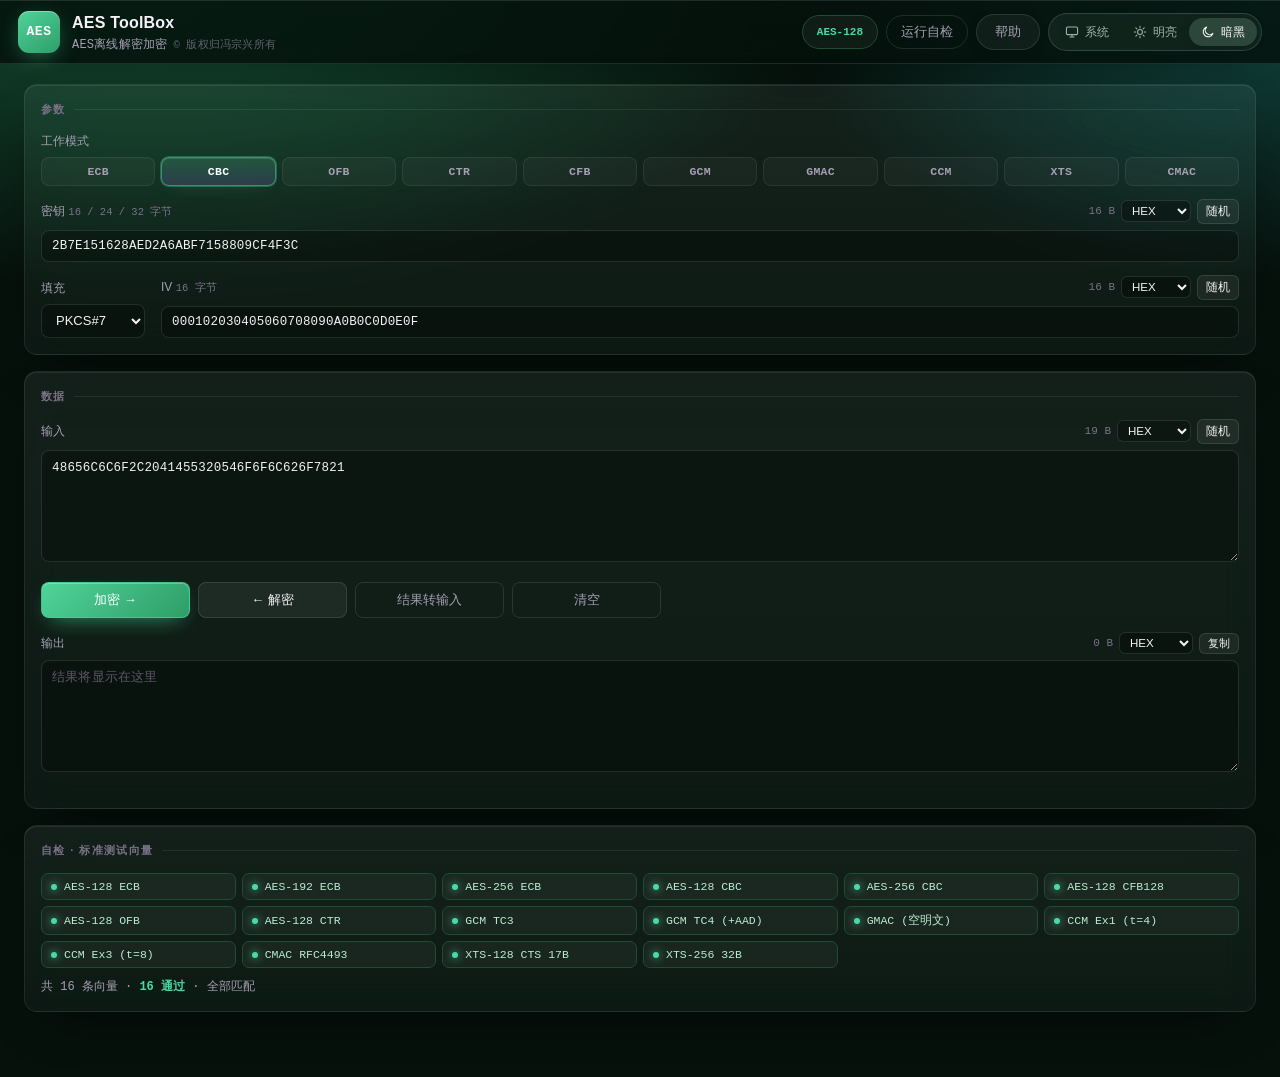
<file: AESToolbox/AESToolbox.html>
<!DOCTYPE html>
<html lang="zh-CN">
<head>
<meta charset="utf-8">
<meta name="viewport" content="width=device-width, initial-scale=1, maximum-scale=1, user-scalable=no, viewport-fit=cover">
<title>AES ToolBox</title>
<link rel="icon" href="data:image/svg+xml,%3Csvg%20xmlns%3D'http%3A%2F%2Fwww.w3.org%2F2000%2Fsvg'%20viewBox%3D'0%200%2032%2032'%3E%3Cdefs%3E%3ClinearGradient%20id%3D'g'%20x1%3D'0'%20y1%3D'0'%20x2%3D'1'%20y2%3D'1'%3E%3Cstop%20offset%3D'0'%20stop-color%3D'%234fd39a'%2F%3E%3Cstop%20offset%3D'1'%20stop-color%3D'%232f9e68'%2F%3E%3C%2FlinearGradient%3E%3C%2Fdefs%3E%3Crect%20x%3D'1'%20y%3D'1'%20width%3D'30'%20height%3D'30'%20rx%3D'8'%20fill%3D'url%28%23g%29'%2F%3E%3Ctext%20x%3D'16'%20y%3D'16'%20fill%3D'%23fff'%20font-family%3D'ui-monospace%2CConsolas%2Cmonospace'%20font-size%3D'10'%20font-weight%3D'700'%20text-anchor%3D'middle'%20dominant-baseline%3D'central'%20letter-spacing%3D'.3'%3EAES%3C%2Ftext%3E%3C%2Fsvg%3E">
<style>
  /* ---------- 主题变量：默认暗黑 ---------- */
  :root {
    /* 表面 */
    --bg: #0b0f14;
    --bg-g1: #16273a;
    --bg-g2: #1a2030;
    --panel: #121821;
    --panel-2: #161e29;
    --card-1: #131a24;
    --card-2: #10161e;
    --sunken: #0b1119;
    --sunken-focus: #0a1420;
    --chip: #0c1219;
    --chip-2: #0c131c;
    --chip-hover: #131c27;
    /* 线条 */
    --line: #263241;
    --line-soft: #1d2735;
    --line-hover: #31415a;
    --chip-line-hover: #33455c;
    /* 文字 */
    --text: #dbe6f2;
    --dim: #7d8ea3;
    --dim-2: #5d6e82;
    --foot: #55677d;
    --placeholder: #46566a;
    /* 语义色 */
    --accent: #4aa8ff;
    --accent-dim: #1e4f7a;
    --focus-ring: #4aa8ff1f;
    --ok: #45d483;
    --ok-fg: #a9e8c2;
    --pass-fg: #b9ecd0;
    --ok-line: #1d4d33;
    --ok-bg: #0e1d15;
    --ok-bg-2: #0f1d16;
    --warn: #ffb454;
    --err: #ff6b6b;
    --err-fg: #ffc2c2;
    --err-line: #55262a;
    --err-line-2: #4d1f1f;
    --err-bg: #1d1013;
    --err-bg-2: #1d0f0f;
    /* 控件 */
    --btn: #1a2432;
    --btn-hover: #222f40;
    --btn-line-hover: #3a4d66;
    --ghost-hover: #ffffff08;
    --active-fg: #e6f3ff;
    --active-1: #17364f;
    --active-2: #10293d;
    --active-line: #4a9bdc;
    --active-ring: #4a9bdc66;
    --active-inset: #ffffff1f;
    --badge-bg: #0e141c;
    /* 装饰 */
    --inset: #ffffff08;
    --card-shadow: 0 14px 34px -22px #000;
    --sb: #24303f;
    --sb-hover: #31445a;
    --mono: ui-monospace, "SF Mono", "Cascadia Mono", Consolas, "JetBrains Mono", monospace;
  }

  /* ---------- 明亮主题 ---------- */
  html[data-theme="light"] {
    --bg: #f2f6fb;
    --bg-g1: #e3eefb;
    --bg-g2: #eceff7;
    --panel: #ffffff;
    --panel-2: #f8fafc;
    --card-1: #ffffff;
    --card-2: #fafcfe;
    --sunken: #ffffff;
    --sunken-focus: #ffffff;
    --chip: #f4f8fd;
    --chip-2: #f4f8fd;
    --chip-hover: #e9f0f9;
    --line: #d2dce8;
    --line-soft: #e4ebf3;
    --line-hover: #a9bccf;
    --chip-line-hover: #b6c7d9;
    --text: #16202c;
    --dim: #556578;
    --dim-2: #7c8da1;
    --foot: #8496a9;
    --placeholder: #a2b2c4;
    --accent: #1a73e8;
    --accent-dim: #b6d3f5;
    --focus-ring: #1a73e826;
    --ok: #12a150;
    --ok-fg: #10693f;
    --pass-fg: #146c46;
    --ok-line: #a8d8bf;
    --ok-bg: #eafaf1;
    --ok-bg-2: #eafaf1;
    --warn: #b8720a;
    --err: #d93b3b;
    --err-fg: #9c2020;
    --err-line: #f0b8b8;
    --err-line-2: #f0b8b8;
    --err-bg: #fdeeee;
    --err-bg-2: #fdeeee;
    --btn: #eef3f9;
    --btn-hover: #e3ecf6;
    --btn-line-hover: #b0c3d8;
    --ghost-hover: #0b1a2b0d;
    --active-fg: #0d4a7d;
    --active-1: #dcebfb;
    --active-2: #cfe3f9;
    --active-line: #5f9fdd;
    --active-ring: #5f9fdd66;
    --active-inset: #ffffffcc;
    --badge-bg: #f2f7fd;
    --inset: #ffffffd9;
    --card-shadow: 0 12px 28px -22px #12304d;
    --sb: #c9d5e2;
    --sb-hover: #b0bfd1;
  }
  * { box-sizing: border-box; }
  html, body { margin: 0; padding: 0; }
  body {
    background:
      radial-gradient(1200px 600px at 12% -8%, var(--bg-g1) 0%, transparent 60%),
      radial-gradient(900px 500px at 100% 0%, var(--bg-g2) 0%, transparent 55%),
      var(--bg);
    color: var(--text);
    font: 14px/1.55 -apple-system, "Segoe UI", "Microsoft YaHei", Roboto, sans-serif;
    min-height: 100vh;
    -webkit-font-smoothing: antialiased;
    transition: background-color .22s ease, color .22s ease;
  }
  body, .card, .btn, .mode, .titem, .status, input, select, textarea, .keybadge {
    transition-property: background-color, border-color, color, box-shadow;
    transition-duration: .18s;
    transition-timing-function: ease;
  }
  /* 内容区铺满整个页面（与 UDS 工具箱一致）：不限宽、不居中，只留边距 */
  .app { max-width: none; margin: 0; padding: 0 24px 60px; }
  @media (max-width: 780px) { .app { padding: 0 14px 48px; } }

  /* ---------- 顶栏 ---------- */
  .topbar { display: flex; align-items: center; justify-content: space-between; gap: 16px; margin-bottom: 20px; }
  .brand { display: flex; align-items: center; gap: 13px; min-width: 0; }
  .logo {
    width: 42px; height: 42px; flex: none; border-radius: 11px;
    background: linear-gradient(145deg, #1f6feb, #0d3f7d);
    color: #fff; font: 700 13px/42px var(--mono); text-align: center; letter-spacing: .5px;
    box-shadow: 0 4px 18px -6px #1f6feb99, inset 0 1px 0 #ffffff26;
  }
  .brand h1 { margin: 0; font-size: 17px; font-weight: 650; letter-spacing: .2px; display: flex; align-items: center; gap: 8px; }
  .brand p { margin: 0; font-size: 11.5px; color: var(--dim-2); font-family: var(--mono); letter-spacing: .2px; }
  .top-actions { display: flex; align-items: center; gap: 10px; flex: none; }
  .keybadge {
    font: 600 11px var(--mono); padding: 5px 10px; border-radius: 999px;
    border: 1px solid var(--line); color: var(--dim); background: var(--badge-bg); white-space: nowrap;
  }
  .keybadge.ok { color: var(--ok); border-color: var(--ok-line); background: var(--ok-bg-2); }
  .keybadge.bad { color: var(--err); border-color: var(--err-line-2); background: var(--err-bg-2); }

  /* ---------- 卡片 ---------- */
  .grid { display: grid; grid-template-columns: minmax(0, 1fr); gap: 16px; align-items: start; }
  /* 参数区每行整行铺开，行距由 gap 控制 */
  .pgrid { display: grid; grid-template-columns: minmax(0, 1fr); gap: 13px; }
  .pgrid > .field { margin-bottom: 0; }
  .pgrid .span-2 { grid-column: span 2; }
  .pgrid .span-all { grid-column: 1 / -1; }
  /* 模式专属参数（填充 / Tag 长度 / CFB 段长）与 IV 排在同一行、位于 IV 左侧：
     小字段的标签与 IV 标签齐平，下拉与 IV 输入框底边对齐，不额外占一行 */
  #ivRow { display: flex; align-items: flex-end; gap: 16px; }
  #ivRow > #ivField { flex: 1 1 auto; min-width: 0; margin-bottom: 0; }
  .optband { display: flex; flex-wrap: wrap; align-items: flex-end; gap: 8px 18px; }
  .optband .opt { display: flex; flex-direction: column; gap: 6px; }
  .optband .opt > label { margin-bottom: 0; white-space: nowrap; }
  /* 下拉与密钥输入框严格同高：显式定高并去掉浏览器给 select 的内部留白 */
  .optband .opt select { width: auto; min-width: 104px; height: 34px; padding: 0 6px 0 10px; line-height: 1; }
  .card {
    background: linear-gradient(180deg, var(--card-1), var(--card-2));
    border: 1px solid var(--line-soft);
    border-radius: 13px;
    padding: 16px;
    box-shadow: 0 1px 0 var(--inset) inset, var(--card-shadow);
  }
  .card h2 {
    margin: 0 0 14px; font-size: 11px; font-weight: 700; letter-spacing: 1.4px;
    text-transform: uppercase; color: var(--dim-2);
    display: flex; align-items: center; gap: 8px;
  }
  .card h2::after { content: ""; height: 1px; flex: 1; background: var(--line-soft); }

  /* ---------- 表单 ---------- */
  .field { margin-bottom: 13px; }
  .field:last-child { margin-bottom: 0; }
  label {
    display: flex; align-items: center; justify-content: space-between; gap: 8px;
    font-size: 12px; color: var(--dim); margin-bottom: 6px; font-weight: 500;
  }
  label .hint { font: 400 10.5px var(--mono); color: var(--dim-2); }
  .row { display: flex; gap: 7px; align-items: stretch; }
  .row > input { flex: 1; min-width: 0; }
  /* 标签行右上角的控件串：字节数 → 格式菜单 → 操作按钮 */
  label .right { display: flex; gap: 6px; align-items: center; }
  label .right select {
    width: auto; padding: 3px 6px; font-size: 11.5px; border-radius: 6px;
  }
  select.fmt:hover { color: var(--text); border-color: var(--line-hover); }
  .count {
    flex: none; min-width: 40px; text-align: right;
    font: 400 11px var(--mono); color: var(--dim-2);
  }
  .btn.mini { padding: 3px 8px; font-size: 12px; border-radius: 6px; flex: none; }

  input, select, textarea, button { font-family: inherit; font-size: 13px; color: var(--text); }
  input, select, textarea {
    background: var(--sunken); border: 1px solid var(--line); border-radius: 8px;
    padding: 8px 10px; width: 100%; outline: none;
    transition: border-color .15s, box-shadow .15s, background .15s;
  }
  input:hover, select:hover, textarea:hover { border-color: var(--line-hover); }
  input:focus, select:focus, textarea:focus {
    border-color: var(--accent); background: var(--sunken-focus);
    box-shadow: 0 0 0 3px var(--focus-ring);
  }
  input::placeholder, textarea::placeholder { color: var(--placeholder); }
  textarea { resize: vertical; min-height: 112px; line-height: 1.5; }
  .mono, input.mono, textarea.mono { font-family: var(--mono); font-size: 12.5px; letter-spacing: .2px; }
  select { cursor: pointer; padding-right: 6px; }
  select option { background: var(--panel-2); color: var(--text); }

  .btn {
    background: var(--btn); border: 1px solid var(--line); border-radius: 8px;
    padding: 8px 14px; cursor: pointer; white-space: nowrap;
    transition: background .15s, border-color .15s, transform .06s, color .15s;
    font-weight: 550;
  }
  .btn:hover { background: var(--btn-hover); border-color: var(--btn-line-hover); }
  .btn:active { transform: translateY(1px); }
  .btn.primary {
    background: linear-gradient(180deg, #2b7fd4, #1a63ad); border-color: #3c8fe0;
    color: #fff; box-shadow: 0 6px 18px -10px #4aa8ff, inset 0 1px 0 #ffffff2b;
  }
  .btn.primary:hover { background: linear-gradient(180deg, #3791e8, #1f6dbd); }
  .btn.ghost { background: transparent; color: var(--dim); }
  .btn.ghost:hover { color: var(--text); background: var(--ghost-hover); }
  .btn.icon { padding: 8px 11px; flex: none; }
  .btn.tiny { padding: 2px 8px; font-size: 11px; border-radius: 6px; font-weight: 500; }
  .btn.theme {
    display: inline-flex; align-items: center; gap: 6px;
    padding: 7px 11px; color: var(--dim); font-size: 12px;
  }
  .btn.theme:hover { color: var(--text); }
  .btn.theme svg { display: block; flex: none; }
  @media (max-width: 560px) { .btn.theme span.tx { display: none; } }

  /* ---------- 模式选择 ---------- */
  .modes { display: grid; grid-template-columns: repeat(10, minmax(0, 1fr)); gap: 6px; }
  @media (max-width: 900px) { .modes { grid-template-columns: repeat(5, minmax(0, 1fr)); } }
  .mode {
    padding: 7px 0; text-align: center; border-radius: 8px; cursor: pointer;
    background: var(--chip-2); border: 1px solid var(--line-soft);
    font: 600 11.5px var(--mono); color: var(--dim); letter-spacing: .3px;
    transition: all .14s; user-select: none;
  }
  .mode:hover { color: var(--text); border-color: var(--chip-line-hover); background: var(--chip-hover); }
  .mode.active {
    color: var(--active-fg); border-color: var(--active-line);
    background: linear-gradient(180deg, var(--active-1), var(--active-2));
    box-shadow: inset 0 1px 0 var(--active-inset), 0 0 0 1px var(--active-ring), 0 6px 18px -12px var(--active-line);
  }

  /* ---------- 数据区 ---------- */
  .actions { display: flex; gap: 8px; margin: 14px 0; flex-wrap: wrap; max-width: 620px; }
  .actions .btn { flex: 1; min-width: 96px; }
  @media (max-width: 640px) { .actions { max-width: none; } }
  .io-head { display: flex; justify-content: space-between; align-items: center; margin-bottom: 6px; }
  .io-head .left { font-size: 12px; color: var(--dim); }
  .io-head .right { display: flex; gap: 6px; align-items: center; }
  .io-head select { width: auto; padding: 3px 6px; font-size: 11.5px; border-radius: 6px; }

  .status {
    margin-top: 12px; padding: 9px 12px; border-radius: 8px; font-size: 12.5px;
    border: 1px solid var(--line-soft); background: var(--chip); color: var(--dim);
    display: none; line-height: 1.5; word-break: break-word;
  }
  .status.show { display: block; }
  .status.ok { color: var(--ok-fg); border-color: var(--ok-line); background: var(--ok-bg); }
  .status.err { color: var(--err-fg); border-color: var(--err-line); background: var(--err-bg); }
  .status .k { color: var(--dim-2); font-family: var(--mono); }

  /*@SELFTEST@BEGIN*/
  /* ---------- 自检 ---------- */
  .selftest { margin-top: 16px; }
  .testgrid { display: grid; grid-template-columns: repeat(auto-fill, minmax(178px, 1fr)); gap: 6px; }
  .titem {
    display: flex; align-items: center; gap: 7px; padding: 6px 9px; border-radius: 7px;
    background: var(--chip); border: 1px solid var(--line-soft); font: 400 11.5px var(--mono);
    color: var(--dim);
  }
  .titem .dot { width: 6px; height: 6px; border-radius: 50%; background: var(--dim-2); flex: none; }
  .titem.pass { color: var(--pass-fg); border-color: var(--ok-line); }
  .titem.pass .dot { background: var(--ok); box-shadow: 0 0 8px var(--ok); }
  .titem.fail { color: var(--err-fg); border-color: var(--err-line); }
  .titem.fail .dot { background: var(--err); }
  .test-summary { margin-top: 10px; font: 400 12px var(--mono); color: var(--dim); }
  .test-summary b { color: var(--ok); }
  .test-summary .bad { color: var(--err); }
  /*@SELFTEST@END*/

  ::-webkit-scrollbar { width: 10px; height: 10px; }
  ::-webkit-scrollbar-thumb { background: var(--sb); border-radius: 6px; border: 2px solid transparent; background-clip: padding-box; }
  ::-webkit-scrollbar-thumb:hover { background: var(--sb-hover); background-clip: padding-box; }

  /* ================= CANUpdater 风格皮肤（仅配色 / 质感，不改布局） ================= */
  :root {
    --bg:#06110c;
    --bg-g1:rgba(58,220,145,.34);
    --bg-g2:rgba(45,190,185,.30);
    --panel:rgba(255,255,255,.055);
    --panel-2:rgba(255,255,255,.075);
    --card-1:rgba(255,255,255,.065);
    --card-2:rgba(255,255,255,.035);
    --sunken:rgba(0,0,0,.28);
    --sunken-focus:rgba(79,201,148,.10);
    --chip:rgba(255,255,255,.045);
    --chip-2:rgba(255,255,255,.035);
    --chip-hover:rgba(255,255,255,.085);
    --line:rgba(255,255,255,.11);
    --line-soft:rgba(255,255,255,.075);
    --line-hover:rgba(79,201,148,.38);
    --chip-line-hover:rgba(79,201,148,.35);
    --text:#f4f2f7;
    --dim:#a79fb4;
    --dim-2:#7b7288;
    --foot:#6d6478;
    --placeholder:#5d5568;
    --accent:#4fd39a;
    --accent-dim:#7a2f50;
    --focus-ring:rgba(79,201,148,.20);
    --ok:#4ad9a4;
    --warn:#ffc46b;
    --err:#ff7387;
    --btn:rgba(255,255,255,.06);
    --btn-hover:rgba(255,255,255,.10);
    --btn-line-hover:rgba(79,201,148,.40);
    --ghost-hover:rgba(255,255,255,.06);
    --active-fg:#ffffff;
    --active-1:rgba(79,201,148,.22);
    --active-2:rgba(161,114,255,.18);
    --active-line:rgba(79,201,148,.55);
    --active-ring:rgba(79,201,148,.35);
    --active-inset:rgba(255,255,255,.12);
    --badge-bg:rgba(255,255,255,.05);
    --inset:rgba(255,255,255,.08);
    --card-shadow:0 22px 50px -24px rgba(0,0,0,.75);
    --sb:rgba(255,255,255,.16);
    --sb-hover:rgba(255,255,255,.26);
  }
  html[data-theme="light"] {
    --bg:#f3fbf6;
    --bg-g1:rgba(120,220,165,.48);
    --bg-g2:rgba(150,215,255,.36);
    --panel:rgba(255,255,255,.70);
    --panel-2:rgba(255,255,255,.82);
    --card-1:rgba(255,255,255,.74);
    --card-2:rgba(255,255,255,.58);
    --sunken:rgba(255,255,255,.62);
    --sunken-focus:rgba(47,174,122,.08);
    --chip:rgba(255,255,255,.70);
    --chip-2:rgba(255,255,255,.60);
    --chip-hover:rgba(255,255,255,.90);
    --line:rgba(18,60,36,.12);
    --line-soft:rgba(18,60,36,.08);
    --line-hover:rgba(47,174,122,.40);
    --chip-line-hover:rgba(47,174,122,.35);
    --text:#2b1a25;
    --dim:#6d5b67;
    --dim-2:#8e7d89;
    --foot:#8e7d89;
    --placeholder:#a08e9b;
    --accent:#2fae7a;
    --accent-dim:#f3c4d8;
    --focus-ring:rgba(47,174,122,.16);
    --ok:#128a63;
    --warn:#b26a00;
    --err:#d62f4f;
    --err-fg:#9c2020;
    --btn:rgba(255,255,255,.72);
    --btn-hover:rgba(255,255,255,.92);
    --btn-line-hover:rgba(47,174,122,.40);
    --ghost-hover:rgba(18,60,36,.05);
    --active-fg:#a32258;
    --active-1:rgba(47,174,122,.14);
    --active-2:rgba(124,77,219,.12);
    --active-line:rgba(47,174,122,.45);
    --active-ring:rgba(47,174,122,.25);
    --active-inset:rgba(255,255,255,.80);
    --badge-bg:rgba(255,255,255,.60);
    --inset:rgba(255,255,255,.80);
    --card-shadow:0 20px 44px -24px rgba(25,90,55,.40);
    --sb:rgba(18,60,36,.18);
    --sb-hover:rgba(18,60,36,.28);
  }
  body { background-attachment: fixed; }
  .card {
    -webkit-backdrop-filter: blur(18px) saturate(1.25);
    backdrop-filter: blur(18px) saturate(1.25);
  }
  .logo {
    background:linear-gradient(145deg,#4fd39a,#2f9e68);
    box-shadow:0 6px 22px -6px rgba(79,201,148,.6), inset 0 1px 0 rgba(255,255,255,.35);
  }
  html[data-theme="light"] .logo {
    background:linear-gradient(145deg,#2fae7a,#1f8a5a);
    box-shadow:0 6px 22px -6px rgba(47,174,122,.45), inset 0 1px 0 rgba(255,255,255,.6);
  }
  .btn.primary {
    background:linear-gradient(135deg,#4fd39a,#2f9e68);
    border-color:rgba(79,201,148,.75);
    color:#fff;
    box-shadow:0 8px 22px -10px rgba(79,201,148,.85), inset 0 1px 0 rgba(255,255,255,.28);
  }
  .btn.primary:hover { background:linear-gradient(135deg,#6ad9ae,#54bd90); }
  html[data-theme="light"] .btn.primary {
    background:linear-gradient(135deg,#2fae7a,#1f8a5a);
    border-color:rgba(47,174,122,.7);
  }
  html[data-theme="light"] .btn.primary:hover { background:linear-gradient(135deg,#5fd6a4,#3aa876); }

/* ===== DBC 风格标题栏：方块 logo + 标题/副标题 + 胶囊操作区 ===== */
.topbar{
  height:64px; padding:0 18px; margin:0 -24px 20px;
  flex-wrap:nowrap;
  background:color-mix(in srgb, var(--bg) 82%, transparent);
  border:1px solid var(--line); border-left:0; border-right:0; border-radius:0;
  -webkit-backdrop-filter:blur(18px) saturate(1.25); backdrop-filter:blur(18px) saturate(1.25);
  box-shadow:0 12px 34px -26px rgba(0,0,0,.75);
}
@media(max-width:780px){.topbar{margin-left:-14px;margin-right:-14px}}
.brand{gap:12px}
.brand .logo{
  width:42px;height:42px;flex:none;border-radius:11px;
  background:linear-gradient(145deg,#4fd39a,#2f9e68);
  box-shadow:0 6px 22px -6px rgba(79,201,148,.60), inset 0 1px 0 rgba(255,255,255,.35);
  color:#fff; font:700 13px/42px var(--mono); text-align:center; letter-spacing:.5px;
}
html[data-theme="light"] .brand .logo{background:linear-gradient(145deg,#2fae7a,#1f8a5a);box-shadow:0 6px 22px -6px rgba(47,174,122,.45), inset 0 1px 0 rgba(255,255,255,.6)}
.brand h1{font-size:16px;font-weight:600;flex:none;white-space:nowrap}
/* 标题块与 logo 并排：主标题一行，副标题紧贴其下（参考 UDS 工具箱） */
.brand-title-block{display:flex;flex-direction:column;justify-content:center;gap:2px;min-width:0;overflow:hidden}
.brand p{font-size:12px;color:var(--dim)}
.brand p.sub{display:block;white-space:nowrap;overflow:hidden;text-overflow:ellipsis;line-height:1.35}
.brand p.sub>span{font-size:12px;color:var(--dim)}
.brand p.sub .cr{font-size:10.5px;color:var(--dim-2);opacity:.8;margin-left:6px}
.top-actions{gap:8px}
.top-actions .btn.ghost,.top-actions .keybadge{
  border-radius:999px; padding:5px 14px; min-height:34px;
  display:inline-flex; align-items:center; justify-content:center;
}
.top-actions .btn.theme{border-color:rgba(79,201,148,.30);box-shadow:0 6px 18px -12px rgba(0,0,0,.65)}
html[data-theme="light"] .top-actions .btn.theme{border-color:rgba(47,174,122,.28)}
/* 窗口变窄时标题栏始终保持单行：副标题优先隐藏 */
@media(max-width:760px){.brand p.sub{display:none}}
@media(max-width:640px){.topbar{padding:0 12px}}
@media(max-width:560px){
  .top-actions .btn.ghost{padding:5px 10px;font-size:11px}
  #keyBadge{display:none}
}
@media(max-width:420px){.brand h1{font-size:14px}.top-actions .btn.ghost{padding:5px 8px}}
@media(max-width:380px){#btnSelfTest{display:none}}
</style>
<script>
/* 首帧前套用上次选择的主题档位，避免明亮模式下先闪一下黑底。
   档位：light / dark / auto（跟随系统） */
(function () {
  try {
    var mode = localStorage.getItem('aes-toolbox.theme');
    var sysDark = !!(window.matchMedia && window.matchMedia('(prefers-color-scheme: dark)').matches);
    // 未设置或脏数据一律按默认暗黑处理
    var dark = mode === 'light' ? false : (mode === 'auto' ? sysDark : true);
    if (!dark) document.documentElement.setAttribute('data-theme', 'light');
  } catch (e) {}
})();
</script>
</head>
<body>
<div class="app">

  <header class="topbar">
    <div class="brand">
      <div class="logo">AES</div>
      <div class="brand-title-block">
        <h1>AES ToolBox</h1>
        <p class="sub"><span>AES离线解密加密</span><span class="cr">© 版权归冯宗兴所有</span></p>
      </div>
    </div>
    <div class="top-actions">
      <span class="keybadge" id="keyBadge">AES-128</span>
      <!--@SELFTEST@BEGIN-->
      <button class="btn ghost" id="btnSelfTest">运行自检</button>
      <!--@SELFTEST@END-->
      <button class="btn ghost theme" id="btnTheme" title="主题：暗黑" data-mode="dark">
        <span id="themeIcon"></span><span class="tx" id="themeText">暗黑</span>
      </button>
    </div>
  </header>

  <main class="grid">
    <!-- 参数 -->
    <section class="card">
      <h2>参数</h2>

      <div class="pgrid">
        <div class="field span-all">
          <label>工作模式</label>
          <div class="modes" id="modes"></div>
        </div>

        <div class="field span-all" id="keyField">
          <label>
            <span>密钥 <span class="hint" id="keyHint">16 / 24 / 32 字节</span></span>
            <span class="right">
              <span class="count" id="keyCount">0 B</span>
              <select id="keyFmt" class="fmt">
                <option value="hex">HEX</option>
                <option value="c">C 格式</option>
                <option value="text">文本</option>
              </select>
              <button class="btn mini" id="btnKeyRand" title="随机生成密钥">随机</button>
            </span>
          </label>
          <div class="row">
            <input id="key" class="mono" spellcheck="false" autocomplete="off" placeholder="hex 或文本">
          </div>
        </div>

        <!-- 模式专属参数：填充 / Tag 长度 / CFB 段长。与 IV 排在同一行、位于 IV 之前，
             每个模式最多只用到其中一个 -->
        <div class="field span-all" id="ivRow">
          <div class="optband" id="optRow">
            <div class="opt" id="padField">
              <label for="padding">填充</label>
              <select id="padding">
                <option value="pkcs7">PKCS#7</option>
                <option value="zero">零填充</option>
                <option value="none">无</option>
              </select>
            </div>

            <div class="opt" id="tagLenField">
              <label for="tagLen">Tag 长度</label>
              <select id="tagLen"></select>
            </div>

            <div class="opt" id="cfbField">
              <label for="cfbBits">CFB 段长</label>
              <select id="cfbBits">
                <option value="128">CFB-128</option>
                <option value="8">CFB-8</option>
                <option value="1">CFB-1</option>
              </select>
            </div>
          </div>

          <div id="ivField">
            <label>
              <span><span id="ivLabel">IV</span> <span class="hint" id="ivHint">16 字节</span></span>
              <span class="right">
                <span class="count" id="ivCount">0 B</span>
                <select id="ivFmt" class="fmt">
                  <option value="hex">HEX</option>
                  <option value="c">C 格式</option>
                  <option value="text">文本</option>
                </select>
                <button class="btn mini" id="btnIvRand" title="随机生成 IV / Nonce">随机</button>
              </span>
            </label>
            <div class="row">
              <input id="iv" class="mono" spellcheck="false" autocomplete="off" placeholder="hex">
            </div>
          </div>
        </div>

        <div class="field span-all" id="aadField">
          <label>
            <span>AAD <span class="hint">附加认证数据</span></span>
            <span class="right">
              <span class="count" id="aadCount">0 B</span>
              <select id="aadFmt" class="fmt">
                <option value="hex">HEX</option>
                <option value="c">C 格式</option>
                <option value="text">文本</option>
              </select>
            </span>
          </label>
          <div class="row">
            <input id="aad" class="mono" spellcheck="false" autocomplete="off" placeholder="可空">
          </div>
        </div>
      </div>
    </section>

    <!-- 数据 -->
    <section class="card">
      <h2>数据</h2>

      <div class="field">
        <div class="io-head">
          <div class="left">输入</div>
          <div class="right">
            <span class="count" id="inCount">0 B</span>
            <select id="inFmt">
              <option value="hex">HEX</option>
              <option value="c">C 格式</option>
              <option value="text">UTF-8</option>
              <option value="base64">Base64</option>
            </select>
            <button class="btn mini" id="btnInputRand" title="随机生成 16 字节数据">随机</button>
          </div>
        </div>
        <textarea id="input" class="mono" spellcheck="false" placeholder="粘贴明文或密文；HEX 可用空格 / 冒号 / 短横线分隔"></textarea>
      </div>

      <div class="actions">
        <button class="btn primary" id="btnEncrypt">加密 →</button>
        <button class="btn" id="btnDecrypt">← 解密</button>
        <button class="btn ghost" id="btnReuse">结果转输入</button>
        <button class="btn ghost" id="btnClear">清空</button>
      </div>

      <div class="field">
        <div class="io-head">
          <div class="left">输出</div>
          <div class="right">
            <span class="count" id="outCount">0 B</span>
            <select id="outFmt">
              <option value="hex">HEX</option>
              <option value="c">C 格式</option>
              <option value="base64">Base64</option>
              <option value="text">UTF-8</option>
            </select>
            <button class="btn tiny" id="btnCopy">复制</button>
          </div>
        </div>
        <textarea id="output" class="mono" spellcheck="false" readonly placeholder="结果将显示在这里"></textarea>
      </div>

      <div class="field" id="tagField">
        <div class="io-head">
          <div class="left">Tag / 认证码</div>
          <div class="right">
            <span class="count" id="tagCount">0 B</span>
            <button class="btn tiny" id="btnCopyTag">复制</button>
          </div>
        </div>
        <input id="tag" class="mono" spellcheck="false" autocomplete="off" placeholder="GCM / CCM 解密时填写；加密后自动生成">
      </div>

      <div class="status" id="status"></div>
    </section>
  </main>

  <!--@SELFTEST@BEGIN-->
  <!-- 自检 -->
  <section class="card selftest">
    <h2>自检 · 标准测试向量</h2>
    <div class="testgrid" id="testGrid"></div>
    <div class="test-summary" id="testSummary">点击右上角「运行自检」，用 NIST / IEEE 1619 / RFC 标准向量验证实现正确性。</div>
  </section>
  <!--@SELFTEST@END-->

</div>

<script>
/* ============================================================================
 * aes-core.js — AES-128/192/256 + ECB/CBC/OFB/CTR/CFB/GCM/GMAC/CCM/XTS/CMAC
 * 纯 JavaScript 实现，无外部依赖（浏览器 / Node 通用）
 * ==========================================================================*/
(function (root, factory) {
  var lib = factory();
  if (typeof module !== 'undefined' && module.exports) module.exports = lib;
  root.AESLib = lib;
})(typeof globalThis !== 'undefined' ? globalThis : this, function () {
  'use strict';

  /* ---------- S 盒 ---------- */
  var SBOX = new Uint8Array([
    0x63, 0x7c, 0x77, 0x7b, 0xf2, 0x6b, 0x6f, 0xc5, 0x30, 0x01, 0x67, 0x2b, 0xfe, 0xd7, 0xab, 0x76,
    0xca, 0x82, 0xc9, 0x7d, 0xfa, 0x59, 0x47, 0xf0, 0xad, 0xd4, 0xa2, 0xaf, 0x9c, 0xa4, 0x72, 0xc0,
    0xb7, 0xfd, 0x93, 0x26, 0x36, 0x3f, 0xf7, 0xcc, 0x34, 0xa5, 0xe5, 0xf1, 0x71, 0xd8, 0x31, 0x15,
    0x04, 0xc7, 0x23, 0xc3, 0x18, 0x96, 0x05, 0x9a, 0x07, 0x12, 0x80, 0xe2, 0xeb, 0x27, 0xb2, 0x75,
    0x09, 0x83, 0x2c, 0x1a, 0x1b, 0x6e, 0x5a, 0xa0, 0x52, 0x3b, 0xd6, 0xb3, 0x29, 0xe3, 0x2f, 0x84,
    0x53, 0xd1, 0x00, 0xed, 0x20, 0xfc, 0xb1, 0x5b, 0x6a, 0xcb, 0xbe, 0x39, 0x4a, 0x4c, 0x58, 0xcf,
    0xd0, 0xef, 0xaa, 0xfb, 0x43, 0x4d, 0x33, 0x85, 0x45, 0xf9, 0x02, 0x7f, 0x50, 0x3c, 0x9f, 0xa8,
    0x51, 0xa3, 0x40, 0x8f, 0x92, 0x9d, 0x38, 0xf5, 0xbc, 0xb6, 0xda, 0x21, 0x10, 0xff, 0xf3, 0xd2,
    0xcd, 0x0c, 0x13, 0xec, 0x5f, 0x97, 0x44, 0x17, 0xc4, 0xa7, 0x7e, 0x3d, 0x64, 0x5d, 0x19, 0x73,
    0x60, 0x81, 0x4f, 0xdc, 0x22, 0x2a, 0x90, 0x88, 0x46, 0xee, 0xb8, 0x14, 0xde, 0x5e, 0x0b, 0xdb,
    0xe0, 0x32, 0x3a, 0x0a, 0x49, 0x06, 0x24, 0x5c, 0xc2, 0xd3, 0xac, 0x62, 0x91, 0x95, 0xe4, 0x79,
    0xe7, 0xc8, 0x37, 0x6d, 0x8d, 0xd5, 0x4e, 0xa9, 0x6c, 0x56, 0xf4, 0xea, 0x65, 0x7a, 0xae, 0x08,
    0xba, 0x78, 0x25, 0x2e, 0x1c, 0xa6, 0xb4, 0xc6, 0xe8, 0xdd, 0x74, 0x1f, 0x4b, 0xbd, 0x8b, 0x8a,
    0x70, 0x3e, 0xb5, 0x66, 0x48, 0x03, 0xf6, 0x0e, 0x61, 0x35, 0x57, 0xb9, 0x86, 0xc1, 0x1d, 0x9e,
    0xe1, 0xf8, 0x98, 0x11, 0x69, 0xd9, 0x8e, 0x94, 0x9b, 0x1e, 0x87, 0xe9, 0xce, 0x55, 0x28, 0xdf,
    0x8c, 0xa1, 0x89, 0x0d, 0xbf, 0xe6, 0x42, 0x68, 0x41, 0x99, 0x2d, 0x0f, 0xb0, 0x54, 0xbb, 0x16
  ]);

  var INV_SBOX = (function () {
    var t = new Uint8Array(256);
    for (var i = 0; i < 256; i++) t[SBOX[i]] = i;
    return t;
  })();

  /* ---------- GF(2^8) ---------- */
  function xtime(b) { return ((b << 1) ^ ((b & 0x80) ? 0x1b : 0x00)) & 0xff; }

  function gmul(a, b) {
    var p = 0;
    for (var i = 0; i < 8; i++) {
      if (b & 1) p ^= a;
      var hi = a & 0x80;
      a = (a << 1) & 0xff;
      if (hi) a ^= 0x1b;
      b >>= 1;
    }
    return p & 0xff;
  }

  /* ---------- 密钥扩展 ---------- */
  function expandKey(key) {
    var Nk = key.length >> 2;
    if (key.length !== 16 && key.length !== 24 && key.length !== 32) {
      throw new Error('密钥长度必须为 16 / 24 / 32 字节（当前 ' + key.length + ' 字节）');
    }
    var Nr = Nk + 6;
    var w = new Uint8Array(16 * (Nr + 1));
    w.set(key);
    var rcon = 0x01;
    for (var i = Nk; i < 4 * (Nr + 1); i++) {
      var t0 = w[4 * i - 4], t1 = w[4 * i - 3], t2 = w[4 * i - 2], t3 = w[4 * i - 1];
      if (i % Nk === 0) {
        var tmp = t0;
        t0 = SBOX[t1] ^ rcon; t1 = SBOX[t2]; t2 = SBOX[t3]; t3 = SBOX[tmp];
        rcon = xtime(rcon);
      } else if (Nk > 6 && i % Nk === 4) {
        t0 = SBOX[t0]; t1 = SBOX[t1]; t2 = SBOX[t2]; t3 = SBOX[t3];
      }
      w[4 * i] = w[4 * (i - Nk)] ^ t0;
      w[4 * i + 1] = w[4 * (i - Nk) + 1] ^ t1;
      w[4 * i + 2] = w[4 * (i - Nk) + 2] ^ t2;
      w[4 * i + 3] = w[4 * (i - Nk) + 3] ^ t3;
    }
    return { w: w, Nr: Nr };
  }

  /* ---------- 单块运算（state 索引: idx = 4*col + row） ---------- */
  function addRoundKey(s, w, round) {
    var off = round << 4;
    for (var i = 0; i < 16; i++) s[i] ^= w[off + i];
  }

  function subBytes(s, box) { for (var i = 0; i < 16; i++) s[i] = box[s[i]]; }

  function shiftRows(s) {
    var t = s[1]; s[1] = s[5]; s[5] = s[9]; s[9] = s[13]; s[13] = t;
    t = s[2]; s[2] = s[10]; s[10] = t; t = s[6]; s[6] = s[14]; s[14] = t;
    t = s[15]; s[15] = s[11]; s[11] = s[7]; s[7] = s[3]; s[3] = t;
  }

  function invShiftRows(s) {
    var t = s[13]; s[13] = s[9]; s[9] = s[5]; s[5] = s[1]; s[1] = t;
    t = s[2]; s[2] = s[10]; s[10] = t; t = s[6]; s[6] = s[14]; s[14] = t;
    t = s[3]; s[3] = s[7]; s[7] = s[11]; s[11] = s[15]; s[15] = t;
  }

  function mixColumns(s) {
    for (var c = 0; c < 4; c++) {
      var i = c << 2;
      var a0 = s[i], a1 = s[i + 1], a2 = s[i + 2], a3 = s[i + 3];
      s[i]     = gmul(a0, 2) ^ gmul(a1, 3) ^ a2 ^ a3;
      s[i + 1] = a0 ^ gmul(a1, 2) ^ gmul(a2, 3) ^ a3;
      s[i + 2] = a0 ^ a1 ^ gmul(a2, 2) ^ gmul(a3, 3);
      s[i + 3] = gmul(a0, 3) ^ a1 ^ a2 ^ gmul(a3, 2);
    }
  }

  function invMixColumns(s) {
    for (var c = 0; c < 4; c++) {
      var i = c << 2;
      var a0 = s[i], a1 = s[i + 1], a2 = s[i + 2], a3 = s[i + 3];
      s[i]     = gmul(a0, 14) ^ gmul(a1, 11) ^ gmul(a2, 13) ^ gmul(a3, 9);
      s[i + 1] = gmul(a0, 9) ^ gmul(a1, 14) ^ gmul(a2, 11) ^ gmul(a3, 13);
      s[i + 2] = gmul(a0, 13) ^ gmul(a1, 9) ^ gmul(a2, 14) ^ gmul(a3, 11);
      s[i + 3] = gmul(a0, 11) ^ gmul(a1, 13) ^ gmul(a2, 9) ^ gmul(a3, 14);
    }
  }

  function encryptBlockKs(ks, input) {
    var s = new Uint8Array(input);
    addRoundKey(s, ks.w, 0);
    for (var r = 1; r < ks.Nr; r++) {
      subBytes(s, SBOX); shiftRows(s); mixColumns(s); addRoundKey(s, ks.w, r);
    }
    subBytes(s, SBOX); shiftRows(s); addRoundKey(s, ks.w, ks.Nr);
    return s;
  }

  function decryptBlockKs(ks, input) {
    var s = new Uint8Array(input);
    addRoundKey(s, ks.w, ks.Nr);
    for (var r = ks.Nr - 1; r >= 1; r--) {
      invShiftRows(s); subBytes(s, INV_SBOX); addRoundKey(s, ks.w, r); invMixColumns(s);
    }
    invShiftRows(s); subBytes(s, INV_SBOX); addRoundKey(s, ks.w, 0);
    return s;
  }

  /* ---------- 通用工具 ---------- */
  function incBe(block, from) {
    for (var i = block.length - 1; i >= from; i--) {
      block[i] = (block[i] + 1) & 0xff;
      if (block[i] !== 0) break;
    }
  }

  function xorInto(a, b) { for (var i = 0; i < a.length; i++) a[i] ^= b[i]; }

  function writeBe(buf, off, value, len) {
    var v = value;
    for (var i = len - 1; i >= 0; i--) {
      buf[off + i] = v % 256;
      v = Math.floor(v / 256);
    }
  }

  function applyPad(data, pad) {
    if (pad === 'none') {
      if (data.length % 16 !== 0) throw new Error('数据长度必须为 16 字节的整数倍（当前 ' + data.length + ' 字节）');
      return data;
    }
    if (pad === 'zero') {
      var z = (16 - (data.length % 16)) % 16;
      var o = new Uint8Array(data.length + z);
      o.set(data);
      return o;
    }
    var n = 16 - (data.length % 16);
    var out = new Uint8Array(data.length + n);
    out.set(data);
    out.fill(n, data.length);
    return out;
  }

  function removePad(data, pad) {
    if (pad === 'none') return data;
    if (pad === 'zero') {
      if (data.length % 16 !== 0) throw new Error('密文长度必须为 16 字节的整数倍（当前 ' + data.length + ' 字节）');
      var e = data.length;
      while (e > 0 && data[e - 1] === 0) e--;
      return data.subarray(0, e);
    }
    if (data.length === 0 || data.length % 16 !== 0) throw new Error('密文长度非法，无法去填充');
    var n = data[data.length - 1];
    if (n < 1 || n > 16) throw new Error('PKCS#7 填充无效（末字节 = ' + n + '），密钥或 IV 可能不正确');
    for (var i = data.length - n; i < data.length; i++) {
      if (data[i] !== n) throw new Error('PKCS#7 填充校验失败，密钥或 IV 可能不正确');
    }
    return data.subarray(0, data.length - n);
  }

  /* ============================ 分组模式 ============================ */
  function ecbEncrypt(key, data, pad) {
    var ks = expandKey(key); data = applyPad(data, pad || 'pkcs7');
    var out = new Uint8Array(data.length);
    for (var i = 0; i < data.length; i += 16) out.set(encryptBlockKs(ks, data.subarray(i, i + 16)), i);
    return out;
  }

  function ecbDecrypt(key, data, pad) {
    var ks = expandKey(key);
    if (data.length % 16 !== 0) throw new Error('密文长度必须为 16 字节的整数倍（当前 ' + data.length + ' 字节）');
    var out = new Uint8Array(data.length);
    for (var i = 0; i < data.length; i += 16) out.set(decryptBlockKs(ks, data.subarray(i, i + 16)), i);
    return removePad(out, pad || 'pkcs7');
  }

  function cbcEncrypt(key, iv, data, pad) {
    if (iv.length !== 16) throw new Error('CBC 的 IV 必须为 16 字节');
    var ks = expandKey(key); data = applyPad(data, pad || 'pkcs7');
    var out = new Uint8Array(data.length), prev = new Uint8Array(iv);
    for (var i = 0; i < data.length; i += 16) {
      var blk = new Uint8Array(16);
      for (var j = 0; j < 16; j++) blk[j] = data[i + j] ^ prev[j];
      prev = encryptBlockKs(ks, blk);
      out.set(prev, i);
    }
    return out;
  }

  function cbcDecrypt(key, iv, data, pad) {
    if (iv.length !== 16) throw new Error('CBC 的 IV 必须为 16 字节');
    if (data.length % 16 !== 0) throw new Error('密文长度必须为 16 字节的整数倍（当前 ' + data.length + ' 字节）');
    var ks = expandKey(key);
    var out = new Uint8Array(data.length), prev = new Uint8Array(iv);
    for (var i = 0; i < data.length; i += 16) {
      var ct = data.subarray(i, i + 16);
      var blk = decryptBlockKs(ks, ct);
      for (var j = 0; j < 16; j++) out[i + j] = blk[j] ^ prev[j];
      prev = new Uint8Array(ct);
    }
    return removePad(out, pad || 'pkcs7');
  }

  function ofbCrypt(key, iv, data) {
    if (iv.length !== 16) throw new Error('OFB 的 IV 必须为 16 字节');
    var ks = expandKey(key);
    var out = new Uint8Array(data.length), fb = new Uint8Array(iv);
    for (var i = 0; i < data.length; i += 16) {
      fb = encryptBlockKs(ks, fb);
      var n = Math.min(16, data.length - i);
      for (var j = 0; j < n; j++) out[i + j] = data[i + j] ^ fb[j];
    }
    return out;
  }

  function ctrCrypt(key, iv, data) {
    if (iv.length !== 16) throw new Error('CTR 的计数器初值必须为 16 字节');
    var ks = expandKey(key);
    var out = new Uint8Array(data.length), ctr = new Uint8Array(iv);
    for (var i = 0; i < data.length; i += 16) {
      var ksb = encryptBlockKs(ks, ctr);
      var n = Math.min(16, data.length - i);
      for (var j = 0; j < n; j++) out[i + j] = data[i + j] ^ ksb[j];
      incBe(ctr, 0);
    }
    return out;
  }

  // s = 段长（比特）：1 / 8 / 128
  function cfbCrypt(key, iv, data, s, decrypt) {
    s = s || 128;
    if (iv.length !== 16) throw new Error('CFB 的 IV 必须为 16 字节');
    if (s !== 1 && s !== 8 && s !== 128) throw new Error('CFB 段长仅支持 1 / 8 / 128 比特');
    var ks = expandKey(key);
    var out = new Uint8Array(data.length), reg = new Uint8Array(iv);
    var bytes = s >> 3;
    if (s === 1) {
      for (var bi = 0; bi < data.length * 8; bi++) {
        var ksb = encryptBlockKs(ks, reg);
        var kbit = (ksb[0] >> 7) & 1;
        var byteIdx = bi >> 3, bitIdx = 7 - (bi & 7);
        var pbit = (data[byteIdx] >> bitIdx) & 1;
        var cbit = pbit ^ kbit;
        if (cbit) out[byteIdx] |= (1 << bitIdx); else out[byteIdx] &= ~(1 << bitIdx);
        var fbBit = decrypt ? pbit : cbit;
        for (var q = 0; q < 15; q++) reg[q] = ((reg[q] << 1) | (reg[q + 1] >> 7)) & 0xff;
        reg[15] = ((reg[15] << 1) & 0xfe) | fbBit;
      }
      return out;
    }
    for (var i = 0; i < data.length; i += bytes) {
      var ksb2 = encryptBlockKs(ks, reg);
      var n = Math.min(bytes, data.length - i);
      for (var j = 0; j < n; j++) out[i + j] = data[i + j] ^ ksb2[j];
      // 寄存器左移 bytes 位，尾部补当前段（加密补密文，解密补原始密文）
      var newReg = new Uint8Array(16);
      newReg.set(reg.subarray(bytes, 16), 0);
      for (var t = 0; t < bytes; t++) newReg[16 - bytes + t] = decrypt ? data[i + t] : out[i + t];
      reg = newReg;
    }
    return out;
  }

  /* ============================ GHASH / GCM ============================ */
  function ghashMul(X, Y) {
    var Z = new Uint8Array(16);
    var V = new Uint8Array(Y);
    for (var i = 0; i < 128; i++) {
      if ((X[i >> 3] >> (7 - (i & 7))) & 1) xorInto(Z, V);
      var lsb = V[15] & 1;
      for (var j = 15; j > 0; j--) V[j] = (V[j] >>> 1) | ((V[j - 1] & 1) << 7);
      V[0] >>>= 1;
      if (lsb) V[0] ^= 0xe1;
    }
    return Z;
  }

  function ghash(H, aad, ct) {
    var y = new Uint8Array(16);
    function feed(bytes) {
      for (var i = 0; i < bytes.length; i += 16) {
        var blk = new Uint8Array(16);
        blk.set(bytes.subarray(i, Math.min(i + 16, bytes.length)));
        xorInto(blk, y);
        y = ghashMul(blk, H);
      }
    }
    feed(aad); feed(ct);
    var lenBlk = new Uint8Array(16);
    writeBe(lenBlk, 0, aad.length * 8, 8);
    writeBe(lenBlk, 8, ct.length * 8, 8);
    xorInto(lenBlk, y);
    return ghashMul(lenBlk, H);
  }

  function gcmJ0(H, iv) {
    if (iv.length === 12) {
      var j0 = new Uint8Array(16);
      j0.set(iv); j0[15] = 1;
      return j0;
    }
    if (iv.length === 0) throw new Error('GCM 的 IV 不能为空');
    var s = ghash(H, new Uint8Array(0), iv);
    return s;
  }

  function gctr(ks, counter, data) {
    var out = new Uint8Array(data.length), ctr = new Uint8Array(counter);
    for (var i = 0; i < data.length; i += 16) {
      var ksb = encryptBlockKs(ks, ctr);
      var n = Math.min(16, data.length - i);
      for (var j = 0; j < n; j++) out[i + j] = data[i + j] ^ ksb[j];
      incBe(ctr, 12); // inc32
    }
    return out;
  }

  function gcmEncrypt(key, iv, aad, pt, tagLen) {
    tagLen = tagLen || 16;
    if ([4, 8, 12, 13, 14, 15, 16].indexOf(tagLen) < 0) throw new Error('GCM Tag 长度仅支持 4/8/12/13/14/15/16 字节');
    var ks = expandKey(key);
    var H = encryptBlockKs(ks, new Uint8Array(16));
    var J0 = gcmJ0(H, iv);
    var ctr = new Uint8Array(J0); incBe(ctr, 12);
    var ct = gctr(ks, ctr, pt);
    var S = ghash(H, aad, ct);
    var EJ0 = encryptBlockKs(ks, J0);
    xorInto(S, EJ0);
    return { ct: ct, tag: S.subarray(0, tagLen) };
  }

  function gcmDecrypt(key, iv, aad, ct, tag) {
    var ks = expandKey(key);
    var H = encryptBlockKs(ks, new Uint8Array(16));
    var J0 = gcmJ0(H, iv);
    var S = ghash(H, aad, ct);
    xen(S, encryptBlockKs(ks, J0));
    for (var i = 0; i < tag.length; i++) {
      if (S[i] !== tag[i]) throw new Error('GCM 认证失败：Tag 不匹配（数据被篡改 / AAD 或 IV 不一致）');
    }
    var ctr = new Uint8Array(J0); incBe(ctr, 12);
    return { pt: gctr(ks, ctr, ct), tag: S.subarray(0, tag.length) };
  }

  function xen(a, b) { for (var i = 0; i < a.length; i++) a[i] ^= b[i]; }

  function gmac(key, iv, aad, tagLen) {
    return gcmEncrypt(key, iv, aad, new Uint8Array(0), tagLen || 16).tag;
  }

  /* ============================ CCM ============================ */
  function ccmMac(ks, nonce, aad, pt, tagLen) {
    var L = 15 - nonce.length;
    var b0 = new Uint8Array(16);
    b0[0] = (aad.length ? 0x40 : 0x00) | (((tagLen - 2) / 2) << 3) | (L - 1);
    b0.set(nonce, 1);
    writeBe(b0, 16 - L, pt.length, L);

    var chunks = [b0];
    if (aad.length) {
      var head, alen;
      if (aad.length < 0xff00) { head = new Uint8Array(2); writeBe(head, 0, aad.length, 2); alen = 2; }
      else if (aad.length <= 0xffffffff) {
        head = new Uint8Array(6); head[0] = 0xff; head[1] = 0xfe; writeBe(head, 2, aad.length, 4);
      } else {
        head = new Uint8Array(10); head[0] = 0xff; head[1] = 0xff; writeBe(head, 2, aad.length, 8);
      }
      var buf = new Uint8Array(head.length + aad.length);
      buf.set(head); buf.set(aad, head.length);
      chunks.push(buf);
    }
    chunks.push(pt);

    var x = new Uint8Array(16);
    for (var c = 0; c < chunks.length; c++) {
      var data = chunks[c];
      for (var i = 0; i < data.length; i += 16) {
        var blk = new Uint8Array(16);
        blk.set(data.subarray(i, Math.min(i + 16, data.length)));
        xorInto(blk, x);
        x = encryptBlockKs(ks, blk);
      }
    }
    return x;
  }

  function ccmCtr(ks, nonce, data, L) {
    var a = new Uint8Array(16);
    a[0] = L - 1; a.set(nonce, 1);
    var out = new Uint8Array(data.length);
    for (var i = 0, blk = 0; i < data.length; i += 16, blk++) {
      writeBe(a, 16 - L, blk + 1, L);
      var ksb = encryptBlockKs(ks, a);
      var n = Math.min(16, data.length - i);
      for (var j = 0; j < n; j++) out[i + j] = data[i + j] ^ ksb[j];
    }
    return out;
  }

  function ccmEncrypt(key, nonce, aad, pt, tagLen) {
    tagLen = tagLen || 16;
    var L = 15 - nonce.length;
    if (L < 2 || L > 8) throw new Error('CCM 的 Nonce 长度必须为 7..13 字节（当前 ' + nonce.length + ' 字节）');
    if (tagLen < 4 || tagLen > 16 || (tagLen & 1)) throw new Error('CCM Tag 长度必须为 4..16 的偶数');
    var ks = expandKey(key);
    var t = ccmMac(ks, nonce, aad, pt, tagLen);
    var s0 = encryptBlockKs(ks, (function () { var a = new Uint8Array(16); a[0] = L - 1; a.set(nonce, 1); return a; })());
    var tag = new Uint8Array(t);
    for (var i = 0; i < tagLen; i++) tag[i] ^= s0[i];
    return { ct: ccmCtr(ks, nonce, pt, L), tag: tag.subarray(0, tagLen) };
  }

  function ccmDecrypt(key, nonce, aad, ct, tag) {
    var L = 15 - nonce.length;
    if (L < 2 || L > 8) throw new Error('CCM 的 Nonce 长度必须为 7..13 字节（当前 ' + nonce.length + ' 字节）');
    var ks = expandKey(key);
    var pt = ccmCtr(ks, nonce, ct, L);
    var t = ccmMac(ks, nonce, aad, pt, tag.length);
    var s0 = encryptBlockKs(ks, (function () { var a = new Uint8Array(16); a[0] = L - 1; a.set(nonce, 1); return a; })());
    var calc = new Uint8Array(t);
    for (var i = 0; i < tag.length; i++) calc[i] ^= s0[i];
    for (var j = 0; j < tag.length; j++) {
      if (calc[j] !== tag[j]) throw new Error('CCM 认证失败：Tag 不匹配（数据被篡改 / AAD、Nonce 不一致）');
    }
    return { pt: pt, tag: calc.subarray(0, tag.length) };
  }

  /* ============================ CMAC ============================ */
  function dbl(block) {
    var out = new Uint8Array(16), msb = block[0] & 0x80;
    for (var i = 0; i < 15; i++) out[i] = ((block[i] << 1) | (block[i + 1] >> 7)) & 0xff;
    out[15] = (block[15] << 1) & 0xff;
    if (msb) out[15] ^= 0x87;
    return out;
  }

  function cmac(key, msg) {
    var ks = expandKey(key);
    var L = encryptBlockKs(ks, new Uint8Array(16));
    var K1 = dbl(L), K2 = dbl(K1);
    var n = Math.max(1, Math.ceil(msg.length / 16));
    var lastComplete = msg.length > 0 && msg.length % 16 === 0;
    var x = new Uint8Array(16);
    for (var i = 0; i < n - 1; i++) {
      var blk = new Uint8Array(msg.subarray(i * 16, i * 16 + 16));
      xorInto(blk, x);
      x = encryptBlockKs(ks, blk);
    }
    var last = new Uint8Array(16);
    var start = (n - 1) * 16;
    last.set(msg.subarray(start, Math.min(start + 16, msg.length)));
    if (lastComplete) xorInto(last, K1);
    else {
      last[msg.length - start] = 0x80;
      xorInto(last, K2);
    }
    xorInto(last, x);
    return encryptBlockKs(ks, last);
  }

  /* ============================ XTS（IEEE 1619 + CTS） ============================ */
  // 乘 α：tweak 按 128 位小端整数解释，左移一位，溢出时异或 0x87
  function mulAlpha(t) {
    var out = new Uint8Array(16);
    for (var i = 15; i > 0; i--) out[i] = ((t[i] << 1) | (t[i - 1] >> 7)) & 0xff;
    out[0] = (t[0] << 1) & 0xff;
    if (t[15] & 0x80) out[0] ^= 0x87;
    return out;
  }

  function xtsSplitKey(key) {
    if (key.length === 32 || key.length === 64) {
      var h = key.length >> 1;
      return [expandKey(key.subarray(0, h)), expandKey(key.subarray(h))];
    }
    throw new Error('XTS 需要 32 字节（AES-128-XTS）或 64 字节（AES-256-XTS）双倍长度密钥，当前 ' + key.length + ' 字节');
  }

  function xtsEncrypt(key, tweak, data) {
    if (tweak.length !== 16) throw new Error('XTS 的 Tweak（Data Unit）必须为 16 字节');
    if (data.length < 16) throw new Error('XTS 要求数据至少 16 字节');
    var kk = xtsSplitKey(key), k1 = kk[0], k2 = kk[1];
    var T = encryptBlockKs(k2, tweak);
    var out = new Uint8Array(data.length);
    var full = Math.floor(data.length / 16);
    var rem = data.length % 16;

    if (rem === 0) {
      for (var i = 0; i < full; i++) {
        var blk = new Uint8Array(16);
        for (var j = 0; j < 16; j++) blk[j] = data[i * 16 + j] ^ T[j];
        var c = encryptBlockKs(k1, blk);
        for (var j2 = 0; j2 < 16; j2++) out[i * 16 + j2] = c[j2] ^ T[j2];
        T = mulAlpha(T);
      }
      return out;
    }
    for (var b = 0; b < full - 1; b++) {
      var blk2 = new Uint8Array(16);
      for (var j3 = 0; j3 < 16; j3++) blk2[j3] = data[b * 16 + j3] ^ T[j3];
      var c2 = encryptBlockKs(k1, blk2);
      for (var j4 = 0; j4 < 16; j4++) out[b * 16 + j4] = c2[j4] ^ T[j4];
      T = mulAlpha(T);
    }
    // CTS：最后整块 + 尾部不足 16 字节（IEEE 1619 §5.3.2）
    var lastFullOff = (full - 1) * 16;
    var cfull = encryptBlockKs(k1, (function () {
      var z = new Uint8Array(16);
      for (var m = 0; m < 16; m++) z[m] = data[lastFullOff + m] ^ T[m];
      return z;
    })());
    for (var m2 = 0; m2 < 16; m2++) cfull[m2] ^= T[m2];       // 该块"常规"密文
    var tNext = mulAlpha(T);
    var mixed = new Uint8Array(16);
    mixed.set(data.subarray(full * 16, full * 16 + rem), 0);   // 部分明文在前
    mixed.set(cfull.subarray(rem, 16), rem);                   // 密文剩余部分在后
    var enc = encryptBlockKs(k1, (function () {
      var z = new Uint8Array(16);
      for (var q = 0; q < 16; q++) z[q] = mixed[q] ^ tNext[q];
      return z;
    })());
    for (var q2 = 0; q2 < 16; q2++) out[lastFullOff + q2] = enc[q2] ^ tNext[q2];
    for (var q3 = 0; q3 < rem; q3++) out[full * 16 + q3] = cfull[q3];
    return out;
  }

  function xtsDecrypt(key, tweak, data) {
    if (tweak.length !== 16) throw new Error('XTS 的 Tweak（Data Unit）必须为 16 字节');
    if (data.length < 16) throw new Error('XTS 要求数据至少 16 字节');
    var kk = xtsSplitKey(key), k1 = kk[0], k2 = kk[1];
    var T = encryptBlockKs(k2, tweak);
    var out = new Uint8Array(data.length);
    var full = Math.floor(data.length / 16);
    var rem = data.length % 16;

    if (rem === 0) {
      for (var i = 0; i < full; i++) {
        var blk = new Uint8Array(16);
        for (var j = 0; j < 16; j++) blk[j] = data[i * 16 + j] ^ T[j];
        var p = decryptBlockKs(k1, blk);
        for (var j2 = 0; j2 < 16; j2++) out[i * 16 + j2] = p[j2] ^ T[j2];
        T = mulAlpha(T);
      }
      return out;
    }
    for (var b = 0; b < full - 1; b++) {
      var blk2 = new Uint8Array(16);
      for (var j3 = 0; j3 < 16; j3++) blk2[j3] = data[b * 16 + j3] ^ T[j3];
      var p2 = decryptBlockKs(k1, blk2);
      for (var j4 = 0; j4 < 16; j4++) out[b * 16 + j4] = p2[j4] ^ T[j4];
      T = mulAlpha(T);
    }
    var lastFullOff = (full - 1) * 16;
    var tail = new Uint8Array(data.subarray(full * 16, full * 16 + rem));
    var tNext = mulAlpha(T);
    var mixed = decryptBlockKs(k1, (function () {
      var z = new Uint8Array(16);
      for (var q = 0; q < 16; q++) z[q] = data[lastFullOff + q] ^ tNext[q];
      return z;
    })());
    for (var q1 = 0; q1 < 16; q1++) mixed[q1] ^= tNext[q1];     // = 部分明文 || 密文剩余
    var cfull = new Uint8Array(16);
    cfull.set(tail, 0);                                        // 部分密文复原到头部
    cfull.set(mixed.subarray(rem, 16), rem);
    var pl = decryptBlockKs(k1, (function () {
      var z = new Uint8Array(16);
      for (var q3 = 0; q3 < 16; q3++) z[q3] = cfull[q3] ^ T[q3];
      return z;
    })());
    for (var q2 = 0; q2 < 16; q2++) out[lastFullOff + q2] = pl[q2] ^ T[q2];
    out.set(mixed.subarray(0, rem), full * 16);
    return out;
  }

  /* ============================ 编码工具 ============================ */
  function hexToBytes(hex) {
    var s = String(hex).replace(/0x/gi, '').replace(/[\s:,\-]/g, '');
    if (s.length % 2) throw new Error('HEX 长度必须为偶数（当前 ' + s.length + ' 位十六进制字符）');
    if (/[^0-9a-fA-F]/.test(s)) throw new Error('HEX 中含有非法字符');
    var out = new Uint8Array(s.length / 2);
    for (var i = 0; i < out.length; i++) out[i] = parseInt(s.substr(i * 2, 2), 16);
    return out;
  }

  function bytesToHex(bytes, upper) {
    var s = '';
    for (var i = 0; i < bytes.length; i++) s += (bytes[i] < 16 ? '0' : '') + bytes[i].toString(16);
    return upper ? s.toUpperCase() : s;
  }

  function utf8ToBytes(str) {
    if (typeof TextEncoder !== 'undefined') return new TextEncoder().encode(str);
    var enc = unescape(encodeURIComponent(str)), out = new Uint8Array(enc.length);
    for (var i = 0; i < enc.length; i++) out[i] = enc.charCodeAt(i);
    return out;
  }

  function bytesToUtf8(bytes) {
    if (typeof TextDecoder !== 'undefined') return new TextDecoder('utf-8', { fatal: false }).decode(bytes);
    var s = '';
    for (var i = 0; i < bytes.length; i++) s += String.fromCharCode(bytes[i]);
    try { return decodeURIComponent(escape(s)); } catch (e) { return s; }
  }

  function bytesToBase64(bytes) {
    var s = '';
    for (var i = 0; i < bytes.length; i++) s += String.fromCharCode(bytes[i]);
    if (typeof btoa !== 'undefined') return btoa(s);
    return Buffer.from(bytes).toString('base64');
  }

  function base64ToBytes(b64) {
    var s = String(b64).replace(/[\s]/g, '');
    if (typeof atob !== 'undefined') {
      var bin = atob(s), out = new Uint8Array(bin.length);
      for (var i = 0; i < bin.length; i++) out[i] = bin.charCodeAt(i);
      return out;
    }
    return new Uint8Array(Buffer.from(s, 'base64'));
  }

  function randomBytes(n) {
    var out = new Uint8Array(n);
    if (typeof crypto !== 'undefined' && crypto.getRandomValues) crypto.getRandomValues(out);
    else for (var i = 0; i < n; i++) out[i] = Math.floor(Math.random() * 256);
    return out;
  }

  /* ============================ 统一入口 ============================ */
  var MODES = ['ECB', 'CBC', 'OFB', 'CTR', 'CFB', 'GCM', 'GMAC', 'CCM', 'XTS', 'CMAC'];

  function run(opts) {
    // opts: {mode, encrypt, key, iv, aad, data, tag, padding, cfbBits, tagLen}
    var mode = String(opts.mode).toUpperCase();
    var key = opts.key, data = opts.data || new Uint8Array(0);
    var aad = opts.aad || new Uint8Array(0);
    var iv = opts.iv || new Uint8Array(0);
    var pad = opts.padding || 'pkcs7';
    var res;
    switch (mode) {
      case 'ECB':
        if (!opts.encrypt) return { data: ecbDecrypt(key, data, pad) };
        return { data: ecbEncrypt(key, data, pad) };
      case 'CBC':
        return opts.encrypt ? { data: cbcEncrypt(key, iv, data, pad) } : { data: cbcDecrypt(key, iv, data, pad) };
      case 'OFB':
        return { data: ofbCrypt(key, iv, data) };
      case 'CTR':
        return { data: ctrCrypt(key, iv, data) };
      case 'CFB':
        return { data: cfbCrypt(key, iv, data, opts.cfbBits || 128, !opts.encrypt) };
      case 'GCM':
        if (opts.encrypt) { res = gcmEncrypt(key, iv, aad, data, opts.tagLen); return { data: res.ct, tag: res.tag }; }
        res = gcmDecrypt(key, iv, aad, data, opts.tag);
        return { data: res.pt, tag: res.tag };
      case 'GMAC':
        return { data: new Uint8Array(0), tag: gmac(key, iv, aad, opts.tagLen) };
      case 'CCM':
        if (opts.encrypt) { res = ccmEncrypt(key, iv, aad, data, opts.tagLen); return { data: res.ct, tag: res.tag }; }
        res = ccmDecrypt(key, iv, aad, data, opts.tag);
        return { data: res.pt, tag: res.tag };
      case 'XTS':
        return { data: opts.encrypt ? xtsEncrypt(key, iv, data) : xtsDecrypt(key, iv, data) };
      case 'CMAC':
        return { data: new Uint8Array(0), tag: cmac(key, data) };
      default:
        throw new Error('不支持的模式: ' + mode);
    }
  }

  return {
    MODES: MODES,
    expandKey: expandKey,
    encryptBlock: function (key, blk) { return encryptBlockKs(expandKey(key), blk); },
    decryptBlock: function (key, blk) { return decryptBlockKs(expandKey(key), blk); },
    ecbEncrypt: ecbEncrypt, ecbDecrypt: ecbDecrypt,
    cbcEncrypt: cbcEncrypt, cbcDecrypt: cbcDecrypt,
    ofbCrypt: ofbCrypt, ctrCrypt: ctrCrypt, cfbCrypt: cfbCrypt,
    gcmEncrypt: gcmEncrypt, gcmDecrypt: gcmDecrypt, gmac: gmac,
    ccmEncrypt: ccmEncrypt, ccmDecrypt: ccmDecrypt,
    cmac: cmac, xtsEncrypt: xtsEncrypt, xtsDecrypt: xtsDecrypt,
    hexToBytes: hexToBytes, bytesToHex: bytesToHex,
    utf8ToBytes: utf8ToBytes, bytesToUtf8: bytesToUtf8,
    bytesToBase64: bytesToBase64, base64ToBytes: base64ToBytes,
    randomBytes: randomBytes,
    run: run
  };
});

</script>
<script>
(function () {
  'use strict';
  var A = window.AESLib;
  var $ = function (id) { return document.getElementById(id); };

  /* ---------------- 模式元数据 ---------------- */
  var MODES = {
    ECB:  { iv: null, pad: true },
    CBC:  { iv: 16, pad: true },
    OFB:  { iv: 16 },
    CTR:  { iv: 16 },
    CFB:  { iv: 16, cfb: true },
    GCM:  { iv: 12, ivMin: 1, ivMax: 64, ivName: 'IV / Nonce', aad: true, tag: true, tagLens: [16, 15, 14, 13, 12, 8, 4] },
    GMAC: { iv: 12, ivMin: 1, ivMax: 64, ivName: 'IV / Nonce', aad: true, tag: true, tagOnly: true, tagLens: [16, 15, 14, 13, 12, 8, 4] },
    CCM:  { iv: 11, ivMin: 7, ivMax: 13, ivName: 'Nonce', aad: true, tag: true, tagLens: [16, 14, 12, 10, 8, 6, 4] },
    XTS:  { iv: 16, ivName: 'Tweak', keyLens: [32, 64] },
    CMAC: { iv: null, tagOnly: true }
  };
  var state = { mode: 'CBC', lastResult: null };

  /* ---------------- 格式转换 ---------------- */
  function parseBytes(str, fmt) {
    if (!str) return new Uint8Array(0);
    if (fmt === 'hex' || fmt === 'c') return A.hexToBytes(str); // hexToBytes 已容忍 0x 前缀与逗号
    if (fmt === 'base64') return A.base64ToBytes(str);
    return A.utf8ToBytes(str);
  }
  function formatBytes(bytes, fmt) {
    if (fmt === 'hex') return A.bytesToHex(bytes, true);
    if (fmt === 'c') {
      var parts = [];
      for (var i = 0; i < bytes.length; i++) {
        var h = bytes[i].toString(16).toUpperCase();
        parts.push('0x' + (h.length < 2 ? '0' + h : h));
      }
      return parts.join(', ');
    }
    if (fmt === 'base64') return A.bytesToBase64(bytes);
    return A.bytesToUtf8(bytes);
  }
  function looksText(bytes) {
    var s = A.bytesToUtf8(bytes);
    if (s.indexOf('\uFFFD') >= 0) return false;
    for (var i = 0; i < s.length; i++) {
      var c = s.charCodeAt(i);
      if (c < 9 || (c > 13 && c < 32)) return false;
    }
    return true;
  }

  /* ---------------- 界面初始化 ---------------- */
  var modesBox = $('modes');
  Object.keys(MODES).forEach(function (m) {
    var el = document.createElement('div');
    el.className = 'mode' + (m === state.mode ? ' active' : '');
    el.textContent = m;
    el.dataset.mode = m;
    el.onclick = function () { setMode(m); };
    modesBox.appendChild(el);
  });

  function setMode(m) {
    state.mode = m;
    var meta = MODES[m];
    Array.prototype.forEach.call(modesBox.children, function (el) {
      el.classList.toggle('active', el.dataset.mode === m);
    });
    // 填充 / Tag 长度 / CFB 段长这类「模式专属参数」与 IV 同排，排在 IV 左边；
    // 每个模式最多只用到其中一个，一个都用不到时整条隐藏（IV 自动撑满整行）。
    var hasIv = !!meta.iv;
    var hasSmall = !!(meta.pad || meta.tag || meta.cfb);
    $('optRow').style.display = hasSmall ? '' : 'none';
    $('ivField').style.display = hasIv ? '' : 'none';
    $('ivRow').style.display = (hasIv || hasSmall) ? '' : 'none';
    $('keyField').className = 'field span-all';
    $('ivLabel').textContent = meta.ivName || 'IV';
    $('ivHint').textContent = meta.ivMin !== undefined ? (meta.ivMin + '–' + meta.ivMax + ' 字节') : (meta.iv || 0) + ' 字节';
    $('aadField').style.display = meta.aad ? '' : 'none';
    $('tagField').style.display = (meta.tag || meta.tagOnly) ? '' : 'none';
    $('tagLenField').style.display = meta.tag ? '' : 'none';
    $('padField').style.display = meta.pad ? '' : 'none';
    $('cfbField').style.display = meta.cfb ? '' : 'none';

    if (meta.tag) {
      var sel = $('tagLen');
      sel.innerHTML = '';
      meta.tagLens.forEach(function (n) {
        var o = document.createElement('option');
        o.value = n; o.textContent = n + ' 字节';
        sel.appendChild(o);
      });
      sel.value = '16';
    }
    // IV 为空或长度不匹配新模式时，自动生成一个合法的
    if (meta.iv) {
      var curIv = 0;
      try { curIv = parseBytes($('iv').value.trim(), $('ivFmt').value).length; } catch (e) { curIv = 0; }
      var ivOk = meta.ivMin !== undefined
        ? (curIv >= meta.ivMin && curIv <= meta.ivMax)
        : (curIv === meta.iv);
      if (!ivOk) randomIv();
    } else {
      $('iv').value = '';
    }
    if (m === 'GMAC') { $('input').placeholder = 'GMAC 不使用明文，认证码只由 AAD 计算'; }
    else if (m === 'CMAC') { $('input').placeholder = 'CMAC 的待认证消息（任意长度）'; }
    else { $('input').placeholder = '粘贴明文或密文；HEX 可用空格 / 冒号 / 短横线分隔'; }
    updateKeyBadge();
    refreshCounts();
    setStatus('', null);
  }

  function randomIv() {
    var meta = MODES[state.mode];
    if (!meta.iv) return;
    var n = meta.iv;
    if (meta.ivMin !== undefined) n = meta.ivMin + Math.floor(Math.random() * (meta.ivMax - meta.ivMin + 1));
    if ($('ivFmt').value === 'text') $('ivFmt').value = 'hex';
    $('iv').value = formatBytes(A.randomBytes(n), $('ivFmt').value);
    refreshCounts();
  }

  function keyBytes() {
    var fmt = $('keyFmt').value;
    var raw = $('key').value.trim();
    if (!raw) return new Uint8Array(0);
    return parseBytes(raw, fmt);
  }

  function updateKeyBadge() {
    var el = $('keyBadge');
    var n = 0;
    try { n = keyBytes().length; } catch (e) { n = -1; }
    var meta = MODES[state.mode];
    var okLens = meta.keyLens || [16, 24, 32];
    if (n <= 0) { el.textContent = '密钥待输入'; el.className = 'keybadge'; return; }
    if (okLens.indexOf(n) < 0) { el.textContent = n + ' 字节 · 长度无效'; el.className = 'keybadge bad'; return; }
    var bits = (meta.keyLens ? n / 2 : n) * 8;
    el.textContent = 'AES-' + bits + (meta.keyLens ? '（双倍密钥）' : '');
    el.className = 'keybadge ok';
  }

  function setStatus(msg, kind) {
    var el = $('status');
    if (!msg) { el.className = 'status'; el.textContent = ''; return; }
    el.className = 'status show ' + (kind || '');
    el.innerHTML = msg;
  }

  /* ---------------- 事件绑定 ---------------- */
  $('key').addEventListener('input', updateKeyBadge);
  $('keyFmt').addEventListener('change', updateKeyBadge);

  // 密钥 / IV / AAD 行尾的字节数（与「输入 / 输出」一致的读法）
  function refreshCounts() {
    $('keyCount').textContent = countOf($('key').value, $('keyFmt').value);
    $('ivCount').textContent = countOf($('iv').value, $('ivFmt').value);
    $('aadCount').textContent = countOf($('aad').value, $('aadFmt').value);
  }
  ['key', 'iv', 'aad'].forEach(function (id) {
    $(id).addEventListener('input', refreshCounts);
  });
  ['keyFmt', 'ivFmt', 'aadFmt'].forEach(function (id) {
    $(id).addEventListener('change', refreshCounts);
  });
  $('btnKeyRand').onclick = function () {
    var meta = MODES[state.mode];
    var n = meta.keyLens ? meta.keyLens[meta.keyLens.length - 1] : 16;
    if (!meta.keyLens) {
      // 沿用当前密钥长度（若合法），否则 16
      var cur = 0;
      try { cur = keyBytes().length; } catch (e) { cur = 0; }
      n = [16, 24, 32].indexOf(cur) >= 0 ? cur : 16;
    }
    if ($('keyFmt').value === 'text') $('keyFmt').value = 'hex';
    $('key').value = formatBytes(A.randomBytes(n), $('keyFmt').value);
    updateKeyBadge();
    refreshCounts();
  };
  $('btnIvRand').onclick = randomIv;

  // 随机数据：固定 16 字节（一个 AES 分组）；文本格式下只取可打印字符，避免乱码
  function randomInput() {
    var fmt = $('inFmt').value;
    var bytes = A.randomBytes(16);
    var val;
    if (fmt === 'text') {
      var pool = 'ABCDEFGHIJKLMNOPQRSTUVWXYZabcdefghijklmnopqrstuvwxyz0123456789';
      val = '';
      for (var i = 0; i < bytes.length; i++) val += pool[bytes[i] % pool.length];
    } else {
      val = formatBytes(bytes, fmt);
    }
    $('input').value = val;
    $('inCount').textContent = countOf(val, fmt);
    setStatus('', null);
  }
  $('btnInputRand').onclick = randomInput;

  $('input').addEventListener('input', function () {
    $('inCount').textContent = countOf($('input').value, $('inFmt').value);
  });
  $('inFmt').addEventListener('change', function () {
    $('inCount').textContent = countOf($('input').value, $('inFmt').value);
  });
  $('output').addEventListener('input', function () {
    $('outCount').textContent = countOf($('output').value, $('outFmt').value);
  });
  $('outFmt').addEventListener('change', function () {
    if (!state.lastResult) return;
    var d = state.lastResult.data;
    var bytes = d.length ? d : state.lastResult.tag;   // GMAC / CMAC 只有 tag
    $('output').value = formatBytes(bytes, $('outFmt').value);
    $('outCount').textContent = d.length + ' B';
  });

  // HEX ↔ C 格式之间切换时，把已有内容按新格式重渲染（两者语义相同，仅表示不同）
  function wireFmtSync(fmtId, valueId) {
    var prev = $(fmtId).value;
    $(fmtId).addEventListener('change', function () {
      var now = $(fmtId).value;
      var hexish = function (f) { return f === 'hex' || f === 'c'; };
      if (hexish(prev) && hexish(now)) {
        var raw = $(valueId).value.trim();
        if (raw) {
          try { $(valueId).value = formatBytes(parseBytes(raw, prev), now); } catch (e) {}
        }
      }
      prev = now;
    });
  }
  wireFmtSync('keyFmt', 'key');
  wireFmtSync('ivFmt', 'iv');
  wireFmtSync('aadFmt', 'aad');
  wireFmtSync('inFmt', 'input');
  $('tag').addEventListener('input', function () {
    $('tagCount').textContent = countOf($('tag').value, 'hex');
  });

  function countOf(str, fmt) {
    try { return parseBytes(str, fmt).length + ' B'; } catch (e) { return '—'; }
  }

  $('btnCopy').onclick = function () { copy($('output').value, $('btnCopy')); };
  $('btnCopyTag').onclick = function () { copy($('tag').value, $('btnCopyTag')); };
  function copy(text, btn) {
    if (!text) return;
    var done = function () {
      var old = btn.textContent;
      btn.textContent = '已复制';
      setTimeout(function () { btn.textContent = old; }, 1100);
    };
    if (navigator.clipboard && navigator.clipboard.writeText) {
      navigator.clipboard.writeText(text).then(done, function () { fallbackCopy(text, done); });
    } else fallbackCopy(text, done);
  }
  function fallbackCopy(text, done) {
    var ta = document.createElement('textarea');
    ta.value = text; ta.style.position = 'fixed'; ta.style.opacity = '0';
    document.body.appendChild(ta); ta.select();
    try { document.execCommand('copy'); done(); } catch (e) {}
    document.body.removeChild(ta);
  }

  $('btnReuse').onclick = function () {
    if (!state.lastResult) return;
    $('input').value = $('output').value;
    $('inFmt').value = $('outFmt').value;
    $('inCount').textContent = countOf($('input').value, $('inFmt').value);
  };
  $('btnClear').onclick = function () {
    $('input').value = ''; $('output').value = ''; $('tag').value = '';
    $('inCount').textContent = '0 B'; $('outCount').textContent = '0 B'; $('tagCount').textContent = '0 B';
    state.lastResult = null;
    setStatus('', null);
  };

  $('btnEncrypt').onclick = function () { execute(true); };
  $('btnDecrypt').onclick = function () { execute(false); };
  document.addEventListener('keydown', function (e) {
    if ((e.ctrlKey || e.metaKey) && e.key === 'Enter') { e.preventDefault(); execute(true); }
  });

  /* ---------------- 执行 ---------------- */
  function execute(encrypt) {
    var meta = MODES[state.mode];
    var t0 = performance.now();
    try {
      var key = keyBytes();
      if (!key.length) throw new Error('请先填写密钥（HEX 或文本）');
      var okLens = meta.keyLens || [16, 24, 32];
      if (okLens.indexOf(key.length) < 0) {
        throw new Error('密钥长度 ' + key.length + ' 字节不合法，' + state.mode + ' 需要 ' +
          okLens.map(function (n) { return n + ' 字节'; }).join(' / ') + '（AES-' + okLens.map(function (n) { return (meta.keyLens ? n / 2 : n) * 8; }).join('/') + '）');
      }
      var iv = meta.iv ? parseBytes($('iv').value.trim(), $('ivFmt').value) : new Uint8Array(0);
      if (meta.iv) {
        if (!iv.length) throw new Error('请填写 ' + (meta.ivName || 'IV'));
        if (meta.ivMin !== undefined) {
          if (iv.length < meta.ivMin || iv.length > meta.ivMax) {
            throw new Error((meta.ivName || 'IV') + ' 长度需在 ' + meta.ivMin + '–' + meta.ivMax + ' 字节之间（当前 ' + iv.length + ' 字节）');
          }
        } else if (iv.length !== meta.iv) {
          throw new Error((meta.ivName || 'IV') + ' 必须为 ' + meta.iv + ' 字节（当前 ' + iv.length + ' 字节）');
        }
      }
      var aad = meta.aad ? parseBytes($('aad').value.trim(), $('aadFmt').value) : new Uint8Array(0);
      var data = parseBytes($('input').value, $('inFmt').value);

      var tagLen = meta.tag ? parseInt($('tagLen').value, 10) : 0;
      var tag = new Uint8Array(0);
      if ((meta.tag) && !encrypt) {
        tag = parseBytes($('tag').value.trim(), 'hex');
        if (!tag.length) throw new Error('解密需要填写 Tag（' + tagLen + ' 字节 HEX）');
        if (tag.length !== tagLen) throw new Error('Tag 长度应为 ' + tagLen + ' 字节（当前 ' + tag.length + ' 字节）');
      }

      if (state.mode === 'XTS' && data.length < 16) {
        throw new Error('XTS 要求数据至少 16 字节');
      }

      var res = A.run({
        mode: state.mode, encrypt: encrypt, key: key, iv: iv, aad: aad,
        data: data, tag: tag, padding: $('padding').value,
        cfbBits: parseInt($('cfbBits').value, 10), tagLen: tagLen
      });

      var out = res.data || new Uint8Array(0);
      var outTag = res.tag || new Uint8Array(0);

      // 输出格式：用户若显式选了 C 格式 / Base64 就尊重它，否则按内容自动选 HEX 或 UTF-8
      var curFmt = $('outFmt').value;
      var keepFmt = (curFmt === 'c' || curFmt === 'base64');
      var wantText = !encrypt && looksText(out);
      var outFmt = keepFmt ? curFmt : (encrypt ? 'hex' : (wantText ? 'text' : 'hex'));

      // GMAC / CMAC：产物是 tag 本身
      if (!out.length && outTag.length) {
        outFmt = keepFmt ? curFmt : 'hex';
        $('output').value = formatBytes(outTag, outFmt);
      } else {
        $('output').value = formatBytes(out, outFmt);
      }
      $('outFmt').value = outFmt;

      $('tag').value = outTag.length ? A.bytesToHex(outTag, true) : '';
      $('tagCount').textContent = outTag.length ? outTag.length + ' B' : '0 B';
      $('outCount').textContent = out.length + ' B';
      state.lastResult = { data: out, tag: outTag };

      var ms = (performance.now() - t0).toFixed(1);
      var info = '<b>' + (state.mode === 'GMAC' || state.mode === 'CMAC' ? '认证码生成' : (encrypt ? '加密' : '解密')) + '成功</b>' +
        ' · ' + state.mode + ' · AES-' + ((meta.keyLens ? key.length / 2 : key.length) * 8) +
        ' · 输入 ' + data.length + ' B' +
        (out.length ? ' → 输出 ' + out.length + ' B' : '') +
        (outTag.length ? ' · Tag ' + outTag.length + ' B' : '') +
        ' · <span class="k">' + ms + ' ms</span>';
      setStatus(info, 'ok');
    } catch (err) {
      setStatus('<b>' + (err && err.message ? err.message : String(err)) + '</b>', 'err');
    }
  }

  /*@SELFTEST@BEGIN*/
  /* ---------------- 自检 ---------------- */
  var VECTORS = [
    { name: 'AES-128 ECB', mode: 'ECB', key: '2b7e151628aed2a6abf7158809cf4f3c', iv: '', pt: '6bc1bee22e409f96e93d7e117393172a', ct: '3ad77bb40d7a3660a89ecaf32466ef97' },
    { name: 'AES-192 ECB', mode: 'ECB', key: '8e73b0f7da0e6452c810f32b809079e562f8ead2522c6b7b', iv: '', pt: '6bc1bee22e409f96e93d7e117393172a', ct: 'bd334f1d6e45f25ff712a214571fa5cc' },
    { name: 'AES-256 ECB', mode: 'ECB', key: '603deb1015ca71be2b73aef0857d77811f352c073b6108d72d9810a30914dff4', iv: '', pt: '6bc1bee22e409f96e93d7e117393172a', ct: 'f3eed1bdb5d2a03c064b5a7e3db181f8' },
    { name: 'AES-128 CBC', mode: 'CBC', key: '2b7e151628aed2a6abf7158809cf4f3c', iv: '000102030405060708090a0b0c0d0e0f', pt: '6bc1bee22e409f96e93d7e117393172a', ct: '7649abac8119b246cee98e9b12e9197d' },
    { name: 'AES-256 CBC', mode: 'CBC', key: '603deb1015ca71be2b73aef0857d77811f352c073b6108d72d9810a30914dff4', iv: '000102030405060708090a0b0c0d0e0f', pt: '6bc1bee22e409f96e93d7e117393172a', ct: 'f58c4c04d6e5f1ba779eabfb5f7bfbd6' },
    { name: 'AES-128 CFB128', mode: 'CFB', key: '2b7e151628aed2a6abf7158809cf4f3c', iv: '000102030405060708090a0b0c0d0e0f', pt: '6bc1bee22e409f96e93d7e117393172a', ct: '3b3fd92eb72dad20333449f8e83cfb4a' },
    { name: 'AES-128 OFB', mode: 'OFB', key: '2b7e151628aed2a6abf7158809cf4f3c', iv: '000102030405060708090a0b0c0d0e0f', pt: '6bc1bee22e409f96e93d7e117393172a', ct: '3b3fd92eb72dad20333449f8e83cfb4a' },
    { name: 'AES-128 CTR', mode: 'CTR', key: '2b7e151628aed2a6abf7158809cf4f3c', iv: 'f0f1f2f3f4f5f6f7f8f9fafbfcfdfeff', pt: '6bc1bee22e409f96e93d7e117393172a', ct: '874d6191b620e3261bef6864990db6ce' },
    { name: 'GCM TC3', mode: 'GCM', key: 'feffe9928665731c6d6a8f9467308308', iv: 'cafebabefacedbaddecaf888', aad: '',
      pt: 'd9313225f88406e5a55909c5aff5269a86a7a9531534f7da2e4c303d8a318a721c3c0c95956809532fcf0e2449a6b525b16aedf5aa0de657ba637b391aafd255',
      ct: '42831ec2217774244b7221b784d0d49ce3aa212f2c02a4e035c17e2329aca12e21d514b25466931c7d8f6a5aac84aa051ba30b396a0aac973d58e091473f5985',
      tag: '4d5c2af327cd64a62cf35abd2ba6fab4' },
    { name: 'GCM TC4 (+AAD)', mode: 'GCM', key: 'feffe9928665731c6d6a8f9467308308', iv: 'cafebabefacedbaddecaf888', aad: 'feedfacedeadbeeffeedfacedeadbeefabaddad2',
      pt: 'd9313225f88406e5a55909c5aff5269a86a7a9531534f7da2e4c303d8a318a721c3c0c95956809532fcf0e2449a6b525b16aedf5aa0de657ba637b39',
      ct: '42831ec2217774244b7221b784d0d49ce3aa212f2c02a4e035c17e2329aca12e21d514b25466931c7d8f6a5aac84aa051ba30b396a0aac973d58e091',
      tag: '5bc94fbc3221a5db94fae95ae7121a47' },
    { name: 'GMAC (空明文)', mode: 'GMAC', key: 'feffe9928665731c6d6a8f9467308308', iv: 'cafebabefacedbaddecaf888', aad: 'feedfacedeadbeeffeedfacedeadbeefabaddad2',
      pt: '', ct: '', tag: '346434fd51d5cd0c5887ec63e39b907a' },
    { name: 'CCM Ex1 (t=4)', mode: 'CCM', key: '404142434445464748494a4b4c4d4e4f', iv: '10111213141516', aad: '0001020304050607',
      pt: '20212223', ct: '7162015b', tag: '4dac255d', tagLen: 4 },
    { name: 'CCM Ex3 (t=8)', mode: 'CCM', key: '404142434445464748494a4b4c4d4e4f', iv: '101112131415161718191a1b',
      aad: '000102030405060708090a0b0c0d0e0f10111213',
      pt: '202122232425262728292a2b2c2d2e2f3031323334353637',
      ct: 'e3b201a9f5b71a7a9b1ceaeccd97e70b6176aad9a4428aa5', tag: '484392fbc1b09951', tagLen: 8 },
    { name: 'CMAC RFC4493', mode: 'CMAC', key: '2b7e151628aed2a6abf7158809cf4f3c', iv: '',
      pt: '6bc1bee22e409f96e93d7e117393172aae2d8a571e03ac9c9eb76fac45af8e5130c81c46a35ce411',
      ct: '', tag: 'dfa66747de9ae63030ca32611497c827' },
    { name: 'XTS-128 CTS 17B', mode: 'XTS', key: 'fffefdfcfbfaf9f8f7f6f5f4f3f2f1f0bfbebdbcbbbab9b8b7b6b5b4b3b2b1b0',
      iv: '9a785634120000000000000000000000', pt: '000102030405060708090a0b0c0d0e0f10',
      ct: '6c1625db4671522d3d7599601de7ca09ed' },
    { name: 'XTS-256 32B', mode: 'XTS',
      key: '27182818284590452353602874713526624977572470936999595749669676273141592653589793238462643383279502884197169399375105820974944592',
      iv: 'ff000000000000000000000000000000',
      pt: '000102030405060708090a0b0c0d0e0f101112131415161718191a1b1c1d1e1f',
      ct: '1c3b3a102f770386e4836c99e370cf9bea00803f5e482357a4ae12d414a3e63b' }
  ];

  function runSelfTest() {
    var grid = $('testGrid');
    grid.innerHTML = '';
    var pass = 0, fail = 0;
    VECTORS.forEach(function (v) {
      var el = document.createElement('div');
      el.className = 'titem';
      var dot = document.createElement('span'); dot.className = 'dot';
      var label = document.createElement('span'); label.textContent = v.name;
      el.appendChild(dot); el.appendChild(label);
      var ok = false, detail = '';
      try {
        var b = function (s) { return s ? A.hexToBytes(s) : new Uint8Array(0); };
        var res = A.run({
          mode: v.mode, encrypt: true, key: b(v.key), iv: b(v.iv), aad: b(v.aad),
          data: b(v.pt), padding: 'none', cfbBits: 128, tagLen: v.tagLen || 16
        });
        var got = A.bytesToHex(res.data || new Uint8Array(0));
        var gotTag = A.bytesToHex(res.tag || new Uint8Array(0));
        ok = (got === (v.ct || '')) && (gotTag === (v.tag || ''));
        if (!ok) detail = ' 期望 ' + (v.ct || v.tag).toUpperCase() + ' 实得 ' + (got || gotTag).toUpperCase();
      } catch (e) {
        detail = ' 异常: ' + e.message;
      }
      el.classList.add(ok ? 'pass' : 'fail');
      if (!ok) el.title = detail;
      grid.appendChild(el);
      ok ? pass++ : fail++;
    });
    var total = VECTORS.length;
    $('testSummary').innerHTML = '共 ' + total + ' 条向量 · <b>' + pass + ' 通过</b>' +
      (fail ? ' · <span class="bad">' + fail + ' 失败</span>' : ' · 全部匹配');
  }
  $('btnSelfTest').onclick = runSelfTest;
  /*@SELFTEST@END*/

  /* ---------------- 主题切换（明亮 / 暗黑 / 跟随系统，三档循环） ---------------- */
  var THEME_KEY = 'aes-toolbox.theme';
  var THEME_ORDER = ['dark', 'light', 'auto'];
  var THEME_LABEL = { light: '明亮', dark: '暗黑', auto: '跟随系统' };
  var ICON_SUN = '<svg viewBox="0 0 24 24" width="14" height="14" fill="none" stroke="currentColor" stroke-width="2" stroke-linecap="round">' +
    '<circle cx="12" cy="12" r="4.1"/><path d="M12 2.4v2.2M12 19.4v2.2M2.4 12h2.2M19.4 12h2.2M5.3 5.3l1.6 1.6M17.1 17.1l1.6 1.6M18.7 5.3l-1.6 1.6M7 17.1l-1.6 1.6"/></svg>';
  var ICON_MOON = '<svg viewBox="0 0 24 24" width="14" height="14" fill="none" stroke="currentColor" stroke-width="2" stroke-linecap="round" stroke-linejoin="round">' +
    '<path d="M20.6 14.6A8.6 8.6 0 0 1 9.4 3.4a8.7 8.7 0 1 0 11.2 11.2Z"/></svg>';
  // 半明半暗的圆：跟随系统
  var ICON_AUTO = '<svg viewBox="0 0 24 24" width="14" height="14" fill="none" stroke="currentColor" stroke-width="2">' +
    '<circle cx="12" cy="12" r="8.4"/><path d="M12 3.6a8.4 8.4 0 0 1 0 16.8z" fill="currentColor" stroke="none"/></svg>';

  var sysMQ = null;
  try { if (window.matchMedia) sysMQ = window.matchMedia('(prefers-color-scheme: dark)'); } catch (e) {}
  function systemPrefersDark() { return !!(sysMQ && sysMQ.matches); }

  // 内存里记住当前档位：file:// 下 localStorage 会抛 SecurityError，
  // 只靠读写 localStorage 会导致点一次就卡住不动
  var currentMode = null;
  function readMode() {
    if (currentMode) return currentMode;
    var v = null;
    try { v = localStorage.getItem(THEME_KEY); } catch (e) {}
    currentMode = THEME_ORDER.indexOf(v) >= 0 ? v : 'dark';
    return currentMode;
  }
  // 档位 → 实际生效的主题
  function effectiveTheme(mode) {
    if (mode === 'auto') return systemPrefersDark() ? 'dark' : 'light';
    return mode === 'light' ? 'light' : 'dark';
  }
  function applyTheme(mode) {
    currentMode = mode;
    var eff = effectiveTheme(mode);
    if (eff === 'light') document.documentElement.setAttribute('data-theme', 'light');
    else document.documentElement.removeAttribute('data-theme');

    $('themeIcon').innerHTML = mode === 'auto' ? ICON_AUTO : (mode === 'light' ? ICON_SUN : ICON_MOON);
    $('themeText').textContent = THEME_LABEL[mode];
    $('btnTheme').setAttribute('data-mode', mode);
    var next = THEME_ORDER[(THEME_ORDER.indexOf(mode) + 1) % THEME_ORDER.length];
    $('btnTheme').title = '主题：' + THEME_LABEL[mode] + '（点击切换为' + THEME_LABEL[next] + '）';
    $('btnTheme').setAttribute('aria-label', $('btnTheme').title);
    try { localStorage.setItem(THEME_KEY, mode); } catch (e) {}
  }
  function cycleTheme() {
    var i = THEME_ORDER.indexOf(readMode());
    applyTheme(THEME_ORDER[(i + 1) % THEME_ORDER.length]);
  }
  $('btnTheme').onclick = cycleTheme;

  // 跟随系统档下，系统外观变化时实时切换
  function onSystemThemeChange() { if (readMode() === 'auto') applyTheme('auto'); }
  if (sysMQ) {
    if (sysMQ.addEventListener) sysMQ.addEventListener('change', onSystemThemeChange);
    else if (sysMQ.addListener) sysMQ.addListener(onSystemThemeChange);
  }

  applyTheme(readMode());

  /* ---------------- 启动 ---------------- */
  $('key').value = '2B7E151628AED2A6ABF7158809CF4F3C';
  $('iv').value = '000102030405060708090A0B0C0D0E0F';
  $('input').value = '48656C6C6F2C2041455320546F6F6C626F7821';  // Hello, AES Toolbox!
  $('inCount').textContent = countOf($('input').value, 'hex');
  setMode('CBC');
  updateKeyBadge();
  refreshCounts();
  /*@SELFTEST@BEGIN*/
  runSelfTest();
  /*@SELFTEST@END*/
})();
</script>

<script>
/* 与首页 index.html 同款三档主题控件：沿用各工具原有主题逻辑，仅替换外观。 */
(function(){
  var ORDER=['system','light','dark'];
  var LABEL={system:'系统',light:'明亮',dark:'暗黑'};
  var TITLE={system:'跟随系统',light:'明亮',dark:'暗黑'};
  var SVG={
    system:'<svg viewBox="0 0 24 24" fill="none" stroke="currentColor" stroke-width="1.8" stroke-linecap="round" stroke-linejoin="round" aria-hidden="true"><rect x="2.5" y="3.5" width="19" height="13" rx="2"/><path d="M8.5 20.5h7M12 16.5v4"/></svg>',
    light:'<svg viewBox="0 0 24 24" fill="none" stroke="currentColor" stroke-width="1.8" stroke-linecap="round" stroke-linejoin="round" aria-hidden="true"><circle cx="12" cy="12" r="4.2"/><path d="M12 2.2v2.4M12 19.4v2.4M2.2 12h2.4M19.4 12h2.4M4.9 4.9l1.7 1.7M17.4 17.4l1.7 1.7M19.1 4.9l-1.7 1.7M6.6 17.4l-1.7 1.7"/></svg>',
    dark:'<svg viewBox="0 0 24 24" fill="none" stroke="currentColor" stroke-width="1.8" stroke-linecap="round" stroke-linejoin="round" aria-hidden="true"><path d="M20.5 14.4A8.6 8.6 0 1 1 9.6 3.5a6.9 6.9 0 0 0 10.9 10.9z"/></svg>'
  };
  var st=document.createElement('style');
  st.textContent="\n.fz-theme{--fz-bg:rgba(190,255,220,.07);--fz-line:rgba(210,255,230,.16);--fz-knob:rgba(190,255,220,.16);--fz-text:#eef7f1;--fz-dim:#9db5a7;--fz-strong:#ffffff;--fz-shadow:0 2px 10px rgba(0,0,0,.18);position:relative;display:grid;grid-template-columns:repeat(3,1fr);padding:4px;border-radius:999px;background:var(--fz-bg);border:1px solid var(--fz-line);-webkit-backdrop-filter:blur(14px) saturate(1.3);backdrop-filter:blur(14px) saturate(1.3);transition:background .35s ease,border-color .35s ease;font-family:inherit}\nhtml[data-theme=\"light\"] .fz-theme{--fz-bg:rgba(255,255,255,.6);--fz-line:rgba(18,60,36,.12);--fz-knob:#ffffff;--fz-text:#1a2c22;--fz-dim:#5f7768;--fz-strong:#0d1c13;--fz-shadow:0 2px 10px rgba(25,90,55,.16)}\n.fz-theme .knob{position:absolute;top:4px;left:4px;width:calc((100% - 8px) / 3);height:calc(100% - 8px);border-radius:999px;background:var(--fz-knob);transform:translateX(calc(var(--i,0) * 100%));transition:transform .34s cubic-bezier(.22,.61,.36,1),background .35s ease;box-shadow:var(--fz-shadow);pointer-events:none}\n.fz-theme button{position:relative;z-index:1;display:flex;align-items:center;justify-content:center;gap:6px;padding:7px 12px;border:0;border-radius:999px;background:none;color:var(--fz-dim);font:inherit;font-size:12px;line-height:1;cursor:pointer;transition:color .25s ease}\n.fz-theme button:hover{color:var(--fz-text)}\n.fz-theme button[aria-pressed=\"true\"]{color:var(--fz-strong)}\n.fz-theme button svg{width:14px;height:14px;flex:none}\n.fz-theme button:focus-visible{outline:2px solid rgba(79,201,148,.85);outline-offset:2px}\n@media(max-width:560px){.fz-theme button span{display:none}.fz-theme button{padding:8px 12px}}\n";
  document.head.appendChild(st);

  var old=document.querySelector("#btnTheme");
  if(!old||!old.parentNode) return;
  var box=document.createElement('div');
  box.className='fz-theme';
  box.setAttribute('role','group');
  box.setAttribute('aria-label','主题切换');
  
  box.innerHTML='<span class="knob" aria-hidden="true"></span>'+ORDER.map(function(m){
    return '<button type="button" data-mode="'+m+'" aria-pressed="false" title="'+TITLE[m]+'">'+SVG[m]+'<span>'+LABEL[m]+'</span></button>';
  }).join('');
  old.parentNode.insertBefore(box,old);
  old.style.display='none';

  function read(){
    var m=(old.getAttribute('data-mode'));
    if(m==='auto') m='system';
    return ORDER.indexOf(m)>=0 ? m : 'system';
  }
  function activate(m){
    var target=(m==='system'?'auto':m);var guard=0;while(old.getAttribute('data-mode')!==target && guard++<5){old.click();}
    sync();
  }
  function sync(){
    var m=read(), i=ORDER.indexOf(m);
    box.style.setProperty('--i', i);
    ORDER.forEach(function(x){
      var b=box.querySelector('button[data-mode="'+x+'"]');
      if(b) b.setAttribute('aria-pressed', x===m?'true':'false');
    });
  }
  box.addEventListener('click',function(e){
    var b=e.target.closest?e.target.closest('button[data-mode]'):null;
    if(b) activate(b.getAttribute('data-mode'));
  });
  if(window.MutationObserver){
    new MutationObserver(sync).observe(document.documentElement,{attributes:true,attributeFilter:['data-theme','data-theme-pref','data-mode']});
  }
  sync();
})();
</script>

<script>
/* 统一帮助按钮：与顶栏主题胶囊同款外观（图标 + 文字），内容按工具定制。 */
(function(){
  if(document.getElementById('fzHelpBtn') || document.getElementById('helpBtn')) return;
  var cfg = {"host": ".top-actions", "before": ".fz-theme, #btnTheme", "title": "AES ToolBox 使用帮助", "rows": [["定位", "纯前端 AES 加解密工具，支持 ECB / CBC / OFB / CTR / CFB / GCM / GMAC / CCM / XTS / CMAC。"], ["参数", "先选工作模式与密钥长度，再填密钥、IV / Nonce 和 Tag；参数变化会立即重算。"], ["数据", "输入区支持十六进制与文本，右侧显示字节数；GCM / CCM 解密需填写 Tag。"], ["校验", "点击标题栏「运行自检」用 NIST / IEEE 1619 / RFC 标准向量验证实现。"], ["隐私", "所有计算都在本机浏览器完成，不会上传任何数据。"]]};
  var css = ''
    + '.fz-help-btn{display:inline-flex;align-items:center;justify-content:center;width:64px;min-width:64px;height:36px;padding:0 12px;font-size:12.5px;line-height:1;white-space:nowrap;border-radius:999px;cursor:pointer;touch-action:manipulation;user-select:none;-webkit-user-select:none;background:var(--switch-bg,var(--panel,var(--bg2,#131a24)));border:1px solid var(--switch-line,var(--line,var(--border,rgba(255,255,255,.14))));color:var(--fg2,var(--txt3,var(--dim,#9aa7b5)));-webkit-backdrop-filter:var(--glass-blur,blur(14px) saturate(1.3));backdrop-filter:var(--glass-blur,blur(14px) saturate(1.3));box-shadow:0 4px 14px -8px rgba(0,0,0,.5);transition:background .25s,border-color .25s,color .25s,transform .2s}'
    + '.fz-help-btn:hover{color:var(--fg,var(--txt,var(--text,#e8eef5)));border-color:var(--accent,var(--acc,#4fd39a))}'
    + '.fz-help-btn:active{transform:translateY(1px)}'
    + '.fz-help-btn:focus-visible{outline:2px solid var(--accent,var(--acc,#4fd39a));outline-offset:2px}'
    + '@media(max-width:640px){.fz-help-btn{width:56px;min-width:56px;font-size:11px;padding:0 8px}}'
    + '.fz-help-mask{position:fixed;inset:0;z-index:9999;display:flex;align-items:center;justify-content:center;padding:20px;background:rgba(0,0,0,.52);-webkit-backdrop-filter:blur(5px);backdrop-filter:blur(5px)}'
    + '.fz-help-mask[hidden]{display:none!important}'
    + '.fz-help-dialog{width:min(580px,100%);max-height:82vh;overflow:auto;border-radius:16px;padding:18px 20px;color:var(--fg,var(--txt,var(--text,var(--tx,#e8eef5))));background:color-mix(in srgb,var(--panel,var(--bg2,#131a24)) 94%,transparent);border:1px solid var(--border,var(--line,rgba(255,255,255,.14)));box-shadow:0 30px 80px -30px rgba(0,0,0,.8);-webkit-backdrop-filter:blur(20px) saturate(1.3);backdrop-filter:blur(20px) saturate(1.3)}'
    + '.fz-help-hd{display:flex;align-items:center;justify-content:space-between;gap:12px;margin-bottom:12px}'
    + '.fz-help-hd strong{font-size:15px;font-weight:650}'
    + '.fz-help-x{border:0;background:transparent;color:inherit;font-size:22px;line-height:1;cursor:pointer;padding:0 4px;opacity:.7}'
    + '.fz-help-x:hover{opacity:1}'
    + '.fz-help-row{display:grid;grid-template-columns:88px minmax(0,1fr);gap:12px;padding:10px 0;border-top:1px solid var(--border,var(--line,rgba(255,255,255,.12)));font-size:12.5px;line-height:1.7}'
    + '.fz-help-k{font-weight:600;color:var(--accent,#4fd39a)}'
    + '.fz-help-v{color:var(--fg2,var(--dim,var(--txt3,#9aa7b5)))}'
    + '.fz-help-ft{display:flex;align-items:center;justify-content:space-between;gap:12px;margin-top:14px;font-size:11px;opacity:.75}'
    + '.fz-help-ok{border:1px solid var(--border,var(--line,rgba(255,255,255,.14)));border-radius:999px;padding:5px 14px;background:transparent;color:inherit;font:inherit;font-size:12px;cursor:pointer}'
    + '.fz-help-ok:hover{border-color:var(--accent,#4fd39a)}';
  var st=document.createElement('style'); st.textContent=css; document.head.appendChild(st);

  var btn=document.createElement('button');
  btn.type='button'; btn.id='fzHelpBtn'; btn.className='fz-help-btn';
  btn.setAttribute('aria-haspopup','dialog'); btn.setAttribute('aria-expanded','false');
  btn.title='查看使用帮助';
  btn.textContent='帮助';
  var host=document.querySelector(cfg.host);
  if(!host) return;
  var before=cfg.before ? host.querySelector(cfg.before) : null;
  if(before) host.insertBefore(btn,before); else host.appendChild(btn);

  var mask=document.createElement('div');
  mask.className='fz-help-mask'; mask.id='fzHelpModal'; mask.hidden=true;
  var dlg=document.createElement('div');
  dlg.className='fz-help-dialog'; dlg.setAttribute('role','dialog'); dlg.setAttribute('aria-modal','true');
  dlg.setAttribute('aria-labelledby','fzHelpTitle');
  var hd=document.createElement('div'); hd.className='fz-help-hd';
  var ttl=document.createElement('strong'); ttl.id='fzHelpTitle'; ttl.textContent=cfg.title;
  var x=document.createElement('button'); x.type='button'; x.className='fz-help-x'; x.setAttribute('aria-label','关闭'); x.textContent='×';
  hd.appendChild(ttl); hd.appendChild(x);
  var bd=document.createElement('div'); bd.className='fz-help-bd';
  cfg.rows.forEach(function(r){
    var row=document.createElement('div'); row.className='fz-help-row';
    var k=document.createElement('div'); k.className='fz-help-k'; k.textContent=r[0];
    var v=document.createElement('div'); v.className='fz-help-v'; v.textContent=r[1];
    row.appendChild(k); row.appendChild(v); bd.appendChild(row);
  });
  var ft=document.createElement('div'); ft.className='fz-help-ft';
  var tip=document.createElement('span'); tip.textContent='Esc 或点击空白处关闭';
  var ok=document.createElement('button'); ok.type='button'; ok.className='fz-help-ok'; ok.textContent='知道了';
  ft.appendChild(tip); ft.appendChild(ok);
  dlg.appendChild(hd); dlg.appendChild(bd); dlg.appendChild(ft);
  mask.appendChild(dlg); document.body.appendChild(mask);

  function open(){mask.hidden=false; btn.setAttribute('aria-expanded','true'); x.focus();}
  function close(){mask.hidden=true; btn.setAttribute('aria-expanded','false'); btn.focus();}
  btn.addEventListener('click',open);
  x.addEventListener('click',close);
  ok.addEventListener('click',close);
  mask.addEventListener('click',function(e){if(e.target===mask) close();});
  document.addEventListener('keydown',function(e){if(e.key==='Escape' && !mask.hidden) close();});
})();
</script>
</body>
</html>
</file>
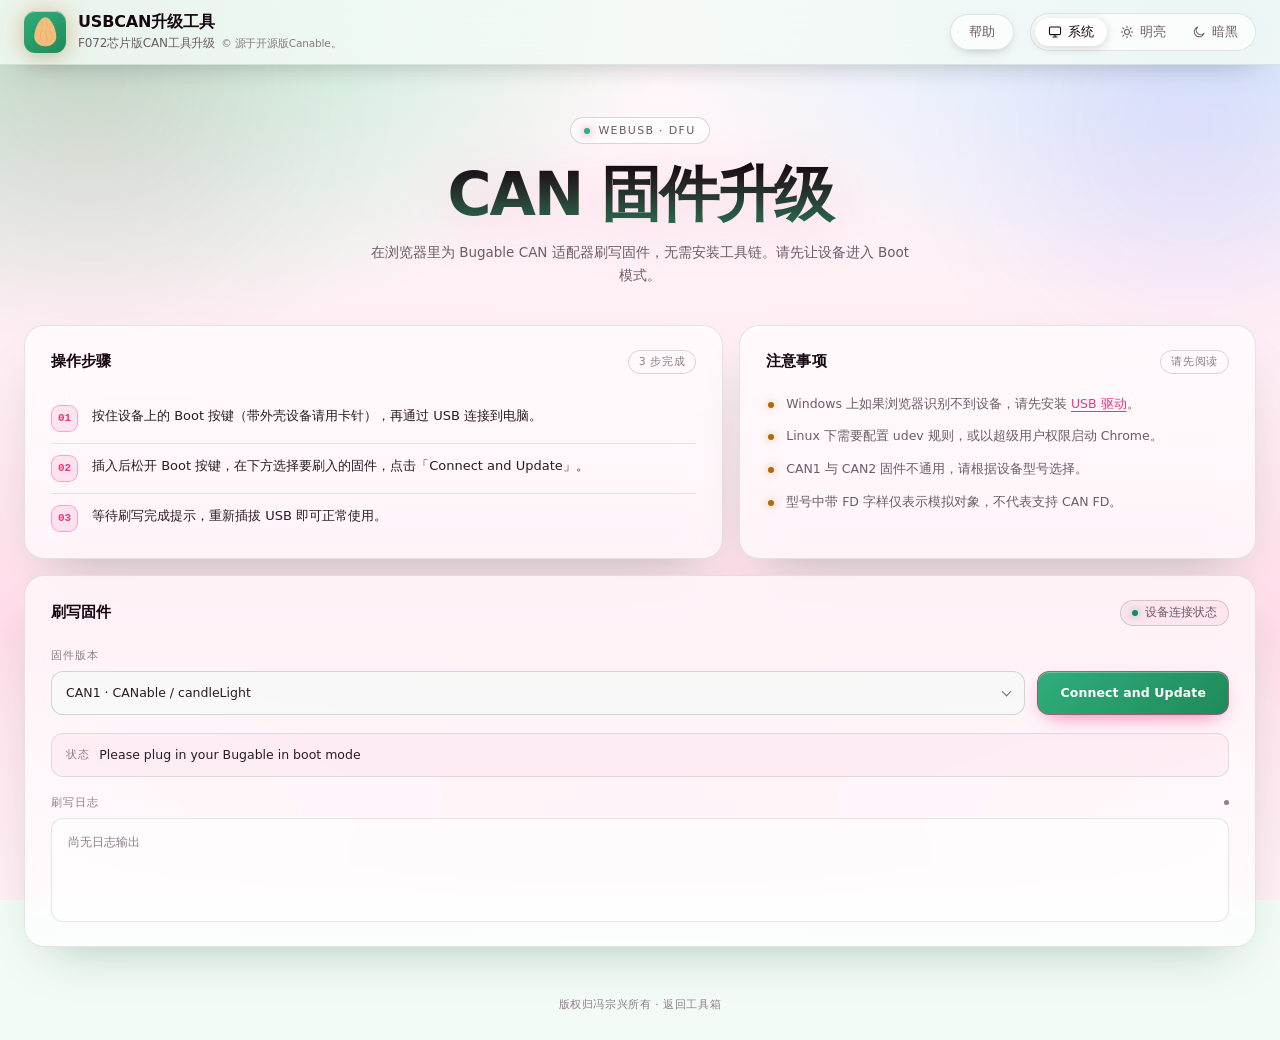
<file: CANUpdater/Updater.html>
<!DOCTYPE html>
<html lang="zh-CN" data-theme="dark" data-mode="system">
<head>
<meta charset="utf-8">
<meta name="viewport" content="width=device-width, initial-scale=1, maximum-scale=1, user-scalable=no, viewport-fit=cover">
<meta name="theme-color" content="#06110c">
<meta name="description" content="在浏览器中通过 WebUSB / DFU 为 Bugable CAN 适配器刷写固件。">
<title>USBCAN升级工具</title>
<link rel="icon" href="./logo.svg">

<script>
/* 主题在首次绘制前落定，避免深色 / 浅色闪烁。 */
(function () {
  var r = document.documentElement, m = 'system';
  try {
    m = localStorage.getItem('fzxhub-theme') || 'system';
    if (m !== 'light' && m !== 'dark' && m !== 'system') m = 'system';
  } catch (e) { m = 'system'; }
  var dark = m === 'dark' || (m !== 'light' && window.matchMedia && matchMedia('(prefers-color-scheme: dark)').matches);
  r.setAttribute('data-mode', m);
  r.setAttribute('data-theme', dark ? 'dark' : 'light');
  r.style.colorScheme = dark ? 'dark' : 'light';
})();
</script>

<link href="./main.css" rel="stylesheet">

<script>
(function(i,s,o,g,r,a,m){i['GoogleAnalyticsObject']=r;i[r]=i[r]||function(){
(i[r].q=i[r].q||[]).push(arguments)},i[r].l=1*new Date();a=s.createElement(o),
m=s.getElementsByTagName(o)[0];a.async=1;a.src=g;m.parentNode.insertBefore(a,m)
})(window,document,'script','https://www.google-analytics.com/analytics.js','ga');

ga('create', 'UA-2800455-3', 'auto');
ga('send', 'pageview');
</script>
<style>
/* ===== 全宽内容区 + UDS 风格标题栏 ===== */
.wrap{max-width:none;padding-inline:24px}
@media(max-width:780px){.wrap{padding-inline:14px}}
.top{padding:0;background:color-mix(in srgb,var(--bg) 82%,transparent);border-bottom:1px solid var(--line);box-shadow:0 12px 34px -26px rgba(0,0,0,.75);-webkit-backdrop-filter:blur(18px) saturate(1.25);backdrop-filter:blur(18px) saturate(1.25)}
.top-in{height:64px;flex-wrap:nowrap;justify-content:flex-start}
.top-in>.brand{margin-right:auto}
.brand{display:flex;align-items:center;gap:12px;font-size:16px;font-weight:600;min-width:0;flex:0 1 auto}
.brand img{
  width:42px;height:42px;flex:none;border-radius:11px;object-fit:contain;padding:4px;
  background:linear-gradient(145deg,#4fd39a,#2f9e68);
  box-shadow:0 6px 22px -6px rgba(79,201,148,.60), inset 0 1px 0 rgba(255,255,255,.35);
}
html[data-theme="light"] .brand img{background:linear-gradient(145deg,#2fae7a,#1f8a5a);box-shadow:0 6px 22px -6px rgba(47,174,122,.45), inset 0 1px 0 rgba(255,255,255,.6)}
.brand-title-block{display:flex;flex-direction:column;justify-content:center;gap:2px;min-width:0;overflow:hidden}
.brand-title{font-size:16px;font-weight:600;white-space:nowrap;color:var(--strong)}
.brand-sub{font-size:12px;font-weight:400;color:var(--dim);white-space:nowrap;overflow:hidden;text-overflow:ellipsis;line-height:1.35}
.brand-sub .cr{font-size:10.5px;opacity:.8;margin-left:6px}
.theme button{padding:7px 13px;font-size:12.5px;gap:6px}
@media(max-width:900px){.brand-sub{display:none}}
@media(max-width:640px){.wrap{padding-inline:12px}}
@media(max-width:420px){.brand-title{font-size:14px}}
</style>
</head>

<body>

<div class="bg" aria-hidden="true">
  <div class="bg-layer layer-light"></div>
  <div class="bg-layer layer-dark"></div>
  <div class="orb a"></div>
  <div class="orb b"></div>
  <div class="grain"></div>
</div>

<header class="top">
  <div class="wrap top-in">
    <a class="brand" href="../" aria-label="返回工具箱首页">
      <img src="./logo.svg" alt="">
      <span class="brand-title-block">
        <span class="brand-title">USBCAN升级工具</span>
        <span class="brand-sub">F072芯片版CAN工具升级<span class="cr">© 源于开源版Canable。</span></span>
      </span>
    </a>

    <div class="theme" id="theme" role="group" aria-label="主题切换">
      <span class="knob" aria-hidden="true"></span>
      <button type="button" data-mode="system" aria-pressed="true" title="跟随系统">
        <svg viewBox="0 0 24 24" fill="none" stroke="currentColor" stroke-width="1.8" stroke-linecap="round" stroke-linejoin="round" aria-hidden="true">
          <rect x="2.5" y="3.5" width="19" height="13" rx="2"/><path d="M8.5 20.5h7M12 16.5v4"/>
        </svg><span>系统</span>
      </button>
      <button type="button" data-mode="light" aria-pressed="false" title="明亮">
        <svg viewBox="0 0 24 24" fill="none" stroke="currentColor" stroke-width="1.8" stroke-linecap="round" stroke-linejoin="round" aria-hidden="true">
          <circle cx="12" cy="12" r="4.2"/><path d="M12 2.2v2.4M12 19.4v2.4M2.2 12h2.4M19.4 12h2.4M4.9 4.9l1.7 1.7M17.4 17.4l1.7 1.7M19.1 4.9l-1.7 1.7M6.6 17.4l-1.7 1.7"/>
        </svg><span>明亮</span>
      </button>
      <button type="button" data-mode="dark" aria-pressed="false" title="暗黑">
        <svg viewBox="0 0 24 24" fill="none" stroke="currentColor" stroke-width="1.8" stroke-linecap="round" stroke-linejoin="round" aria-hidden="true">
          <path d="M20.5 14.4A8.6 8.6 0 1 1 9.6 3.5a6.9 6.9 0 0 0 10.9 10.9z"/>
        </svg><span>暗黑</span>
      </button>
    </div>
  </div>
</header>

<main class="wrap">

  <section class="hero">
    <span class="eyebrow"><span class="spark"></span>WebUSB · DFU</span>
    <h1>CAN 固件升级</h1>
    <p>在浏览器里为 Bugable CAN 适配器刷写固件，无需安装工具链。请先让设备进入 Boot 模式。</p>
  </section>

  <div class="grid">
    <section class="panel steps">
      <div class="panel-head">
        <h2>操作步骤</h2>
        <span class="tag">3 步完成</span>
      </div>
      <ol>
        <li>按住设备上的 Boot 按键（带外壳设备请用卡针），再通过 USB 连接到电脑。</li>
        <li>插入后松开 Boot 按键，在下方选择要刷入的固件，点击「Connect and Update」。</li>
        <li>等待刷写完成提示，重新插拔 USB 即可正常使用。</li>
      </ol>
    </section>

    <section class="panel notes">
      <div class="panel-head">
        <h2>注意事项</h2>
        <span class="tag">请先阅读</span>
      </div>
      <ul>
        <li>Windows 上如果浏览器识别不到设备，请先安装 <a href="./driver/ImpulseRC_Driver_Fixer.exe">USB 驱动</a>。</li>
        <li>Linux 下需要配置 udev 规则，或以超级用户权限启动 Chrome。</li>
        <li>CAN1 与 CAN2 固件不通用，请根据设备型号选择。</li>
        <li>型号中带 FD 字样仅表示模拟对象，不代表支持 CAN FD。</li>
      </ul>
    </section>
  </div>

  <section class="panel flash">
    <div class="panel-head">
      <h2>刷写固件</h2>
      <span class="status-chip"><span class="pulse"></span>设备连接状态</span>
    </div>

    <div class="controls">
      <label class="field">
        <span>固件版本</span>
        <span class="select-wrap">
          <select id="firmware_path">
            <option value="./bin/CAN1_Canable_CanableLight_firmware.bin">CAN1 · CANable / candleLight</option>
            <option value="./bin/CAN1_Canable_Slcan_firmware.bin">CAN1 · slcan</option>
            <option value="./bin/CAN1_Kvaser_LeafLightV2_firmware.bin">CAN1 · Kvaser LeafLight V2</option>
            <option value="./bin/CAN1_Peakcan_CAN_firmware.bin">CAN1 · PEAK CAN</option>
            <option value="./bin/CAN2_Peakcan_FD_firmware.bin">CAN2 · PEAK FD</option>
            <option value="./bin/CAN2_Peakcan_PRO_firmware.bin">CAN2 · PEAK PRO</option>
            <option value="./bin/CAN2_Peakcan_PROFD_firmware.bin">CAN2 · PEAK PRO FD</option>
            <option value="./bin/CAN2_Peakcan_PROFDRE_firmware.bin">CAN2 · PEAK PRO FD RE</option>
          </select>
        </span>
      </label>
      <button id="connect" type="button">Connect and Update</button>
    </div>

    <div class="status-line">
      <span class="label">状态</span>
      <span id="status"></span>
    </div>

    <div class="device-info">
      <div id="usbInfo"></div>
      <div id="dfuInfo"></div>
    </div>

    <div class="console-wrap">
      <div class="console-head"><span>刷写日志</span><span class="led" aria-hidden="true"></span></div>
      <div id="downloadLog" role="log" aria-live="polite"></div>
    </div>
  </section>

</main>

<footer>
  版权归冯宗兴所有 · <a href="../">返回工具箱</a>
</footer>

<script src="./dfu.js"></script>
<script src="./dfuse.js"></script>
<script src="./FileSaver.js"></script>
<script src="./dfu-util.js"></script>

<script>
(function () {
  'use strict';
  var KEY = 'fzxhub-theme';
  var root = document.documentElement;
  var group = document.getElementById('theme');
  var media = window.matchMedia ? matchMedia('(prefers-color-scheme: dark)') : null;
  var ORDER = ['system', 'light', 'dark'];

  function isDark(mode) {
    return mode === 'dark' || (mode === 'system' && media && media.matches);
  }
  function apply(mode, persist) {
    if (ORDER.indexOf(mode) < 0) mode = 'system';
    var theme = isDark(mode) ? 'dark' : 'light';
    root.setAttribute('data-mode', mode);
    root.setAttribute('data-theme', theme);
    root.style.colorScheme = theme;
    var meta = document.querySelector('meta[name="theme-color"]');
    if (meta) meta.setAttribute('content', theme === 'dark' ? '#06110c' : '#f3fbf6');
    if (group) {
      group.style.setProperty('--i', ORDER.indexOf(mode));
      var btns = group.querySelectorAll('button[data-mode]');
      for (var i = 0; i < btns.length; i++) {
        btns[i].setAttribute('aria-pressed', btns[i].dataset.mode === mode ? 'true' : 'false');
      }
    }
    if (persist) { try { localStorage.setItem(KEY, mode); } catch (e) {} }
  }
  if (group) {
    group.addEventListener('click', function (e) {
      var btn = e.target.closest ? e.target.closest('button[data-mode]') : null;
      if (btn) apply(btn.dataset.mode, true);
    });
  }
  if (media) {
    var onSys = function () { if (root.getAttribute('data-mode') === 'system') apply('system', false); };
    if (media.addEventListener) media.addEventListener('change', onSys);
    else if (media.addListener) media.addListener(onSys);
  }
  var saved = 'system';
  try { saved = localStorage.getItem(KEY) || 'system'; } catch (e) {}
  apply(saved, false);
})();
</script>

<script>
/* 统一帮助按钮：与顶栏主题胶囊同款外观（图标 + 文字），内容按工具定制。 */
(function(){
  if(document.getElementById('fzHelpBtn') || document.getElementById('helpBtn')) return;
  var cfg = {"host": ".top-in", "before": "#theme, .theme", "title": "USBCAN升级工具 使用帮助", "rows": [["进入 Boot", "按住设备 Boot 键后插入 USB，再松开按键，让设备进入 DFU / Boot 模式。"], ["驱动", "Windows 识别不到设备时，先安装页面提供的 USB 驱动。"], ["升级", "在固件列表选择目标文件，点击 Connect and Update，等待进度完成。"], ["完成", "刷写成功后重新插拔 USB，设备即以新固件启动。"], ["环境", "需要支持 WebUSB 的浏览器（Chrome / Edge 等），并在 HTTPS 或本地环境打开。"]]};
  var css = ''
    + '.fz-help-btn{display:inline-flex;align-items:center;justify-content:center;width:64px;min-width:64px;height:36px;padding:0 12px;font-size:12.5px;line-height:1;white-space:nowrap;border-radius:999px;cursor:pointer;touch-action:manipulation;user-select:none;-webkit-user-select:none;background:var(--switch-bg,var(--panel,var(--bg2,#131a24)));border:1px solid var(--switch-line,var(--line,var(--border,rgba(255,255,255,.14))));color:var(--fg2,var(--txt3,var(--dim,#9aa7b5)));-webkit-backdrop-filter:var(--glass-blur,blur(14px) saturate(1.3));backdrop-filter:var(--glass-blur,blur(14px) saturate(1.3));box-shadow:0 4px 14px -8px rgba(0,0,0,.5);transition:background .25s,border-color .25s,color .25s,transform .2s}'
    + '.fz-help-btn:hover{color:var(--fg,var(--txt,var(--text,#e8eef5)));border-color:var(--accent,var(--acc,#4fd39a))}'
    + '.fz-help-btn:active{transform:translateY(1px)}'
    + '.fz-help-btn:focus-visible{outline:2px solid var(--accent,var(--acc,#4fd39a));outline-offset:2px}'
    + '@media(max-width:640px){.fz-help-btn{width:56px;min-width:56px;font-size:11px;padding:0 8px}}'
    + '.fz-help-mask{position:fixed;inset:0;z-index:9999;display:flex;align-items:center;justify-content:center;padding:20px;background:rgba(0,0,0,.52);-webkit-backdrop-filter:blur(5px);backdrop-filter:blur(5px)}'
    + '.fz-help-mask[hidden]{display:none!important}'
    + '.fz-help-dialog{width:min(580px,100%);max-height:82vh;overflow:auto;border-radius:16px;padding:18px 20px;color:var(--fg,var(--txt,var(--text,var(--tx,#e8eef5))));background:color-mix(in srgb,var(--panel,var(--bg2,#131a24)) 94%,transparent);border:1px solid var(--border,var(--line,rgba(255,255,255,.14)));box-shadow:0 30px 80px -30px rgba(0,0,0,.8);-webkit-backdrop-filter:blur(20px) saturate(1.3);backdrop-filter:blur(20px) saturate(1.3)}'
    + '.fz-help-hd{display:flex;align-items:center;justify-content:space-between;gap:12px;margin-bottom:12px}'
    + '.fz-help-hd strong{font-size:15px;font-weight:650}'
    + '.fz-help-x{border:0;background:transparent;color:inherit;font-size:22px;line-height:1;cursor:pointer;padding:0 4px;opacity:.7}'
    + '.fz-help-x:hover{opacity:1}'
    + '.fz-help-row{display:grid;grid-template-columns:88px minmax(0,1fr);gap:12px;padding:10px 0;border-top:1px solid var(--border,var(--line,rgba(255,255,255,.12)));font-size:12.5px;line-height:1.7}'
    + '.fz-help-k{font-weight:600;color:var(--accent,#4fd39a)}'
    + '.fz-help-v{color:var(--fg2,var(--dim,var(--txt3,#9aa7b5)))}'
    + '.fz-help-ft{display:flex;align-items:center;justify-content:space-between;gap:12px;margin-top:14px;font-size:11px;opacity:.75}'
    + '.fz-help-ok{border:1px solid var(--border,var(--line,rgba(255,255,255,.14)));border-radius:999px;padding:5px 14px;background:transparent;color:inherit;font:inherit;font-size:12px;cursor:pointer}'
    + '.fz-help-ok:hover{border-color:var(--accent,#4fd39a)}';
  var st=document.createElement('style'); st.textContent=css; document.head.appendChild(st);

  var btn=document.createElement('button');
  btn.type='button'; btn.id='fzHelpBtn'; btn.className='fz-help-btn';
  btn.setAttribute('aria-haspopup','dialog'); btn.setAttribute('aria-expanded','false');
  btn.title='查看使用帮助';
  btn.textContent='帮助';
  var host=document.querySelector(cfg.host);
  if(!host) return;
  var before=cfg.before ? host.querySelector(cfg.before) : null;
  if(before) host.insertBefore(btn,before); else host.appendChild(btn);

  var mask=document.createElement('div');
  mask.className='fz-help-mask'; mask.id='fzHelpModal'; mask.hidden=true;
  var dlg=document.createElement('div');
  dlg.className='fz-help-dialog'; dlg.setAttribute('role','dialog'); dlg.setAttribute('aria-modal','true');
  dlg.setAttribute('aria-labelledby','fzHelpTitle');
  var hd=document.createElement('div'); hd.className='fz-help-hd';
  var ttl=document.createElement('strong'); ttl.id='fzHelpTitle'; ttl.textContent=cfg.title;
  var x=document.createElement('button'); x.type='button'; x.className='fz-help-x'; x.setAttribute('aria-label','关闭'); x.textContent='×';
  hd.appendChild(ttl); hd.appendChild(x);
  var bd=document.createElement('div'); bd.className='fz-help-bd';
  cfg.rows.forEach(function(r){
    var row=document.createElement('div'); row.className='fz-help-row';
    var k=document.createElement('div'); k.className='fz-help-k'; k.textContent=r[0];
    var v=document.createElement('div'); v.className='fz-help-v'; v.textContent=r[1];
    row.appendChild(k); row.appendChild(v); bd.appendChild(row);
  });
  var ft=document.createElement('div'); ft.className='fz-help-ft';
  var tip=document.createElement('span'); tip.textContent='Esc 或点击空白处关闭';
  var ok=document.createElement('button'); ok.type='button'; ok.className='fz-help-ok'; ok.textContent='知道了';
  ft.appendChild(tip); ft.appendChild(ok);
  dlg.appendChild(hd); dlg.appendChild(bd); dlg.appendChild(ft);
  mask.appendChild(dlg); document.body.appendChild(mask);

  function open(){mask.hidden=false; btn.setAttribute('aria-expanded','true'); x.focus();}
  function close(){mask.hidden=true; btn.setAttribute('aria-expanded','false'); btn.focus();}
  btn.addEventListener('click',open);
  x.addEventListener('click',close);
  ok.addEventListener('click',close);
  mask.addEventListener('click',function(e){if(e.target===mask) close();});
  document.addEventListener('keydown',function(e){if(e.key==='Escape' && !mask.hidden) close();});
})();
</script>
</body>
</html>
</file>
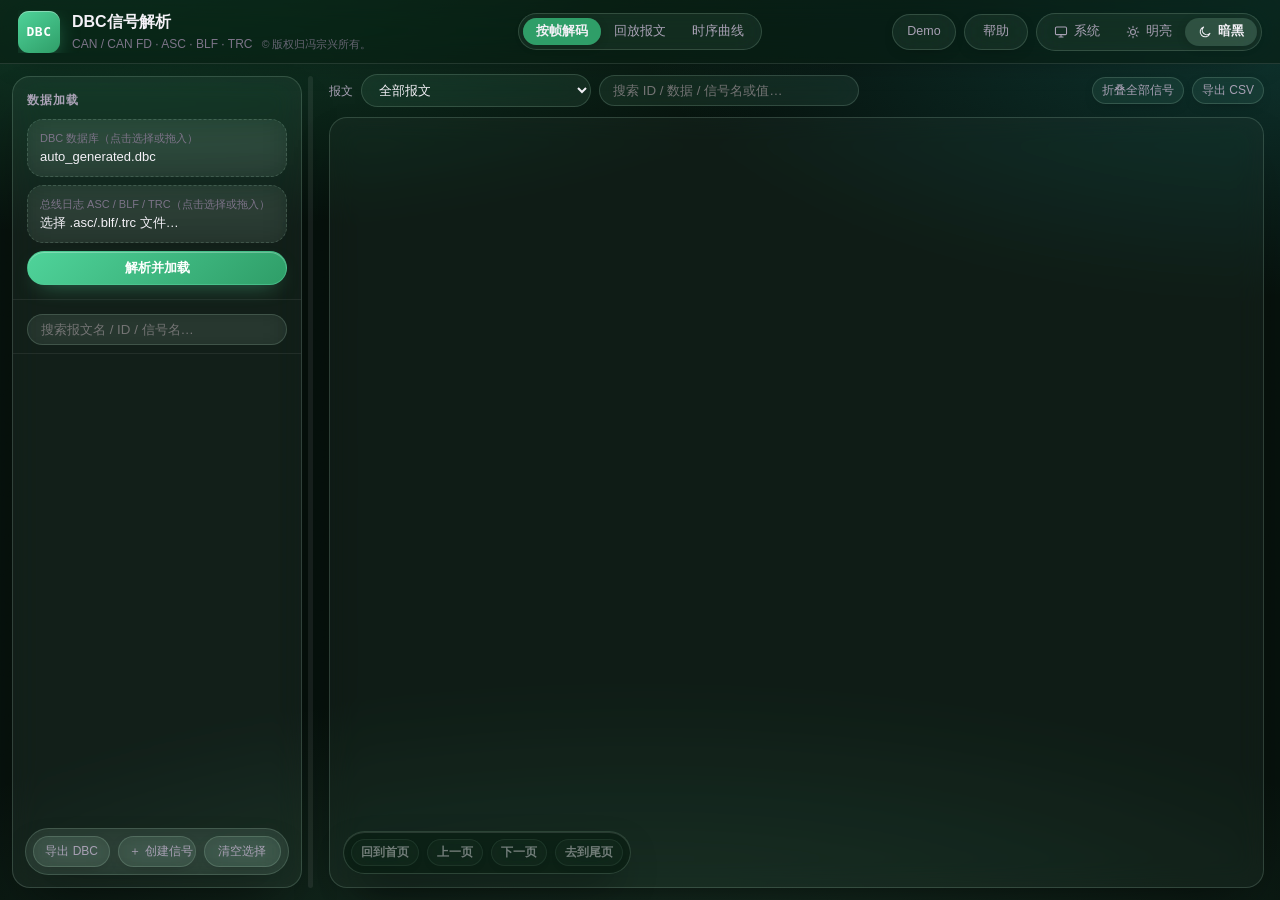
<file: DBCAnalyzer/DBCAnalyzer.html>
<!DOCTYPE html>
<html lang="zh-CN">
<head>
<meta charset="utf-8">
<meta name="viewport" content="width=device-width, initial-scale=1, maximum-scale=1, user-scalable=no, viewport-fit=cover">
<title>DBC信号解析</title>
<link rel="icon" href="data:image/svg+xml,%3Csvg%20xmlns%3D'http%3A%2F%2Fwww.w3.org%2F2000%2Fsvg'%20viewBox%3D'0%200%2032%2032'%3E%3Cdefs%3E%3ClinearGradient%20id%3D'g'%20x1%3D'0'%20y1%3D'0'%20x2%3D'1'%20y2%3D'1'%3E%3Cstop%20offset%3D'0'%20stop-color%3D'%234fd39a'%2F%3E%3Cstop%20offset%3D'1'%20stop-color%3D'%232f9e68'%2F%3E%3C%2FlinearGradient%3E%3C%2Fdefs%3E%3Crect%20x%3D'1'%20y%3D'1'%20width%3D'30'%20height%3D'30'%20rx%3D'8'%20fill%3D'url%28%23g%29'%2F%3E%3Ctext%20x%3D'16'%20y%3D'16'%20fill%3D'%23fff'%20font-family%3D'ui-monospace%2CConsolas%2Cmonospace'%20font-size%3D'10'%20font-weight%3D'700'%20text-anchor%3D'middle'%20dominant-baseline%3D'central'%20letter-spacing%3D'.3'%3EDBC%3C%2Ftext%3E%3C%2Fsvg%3E">
<style>
:root,[data-theme="dark"]{
  --bg:#0d1117; --bg2:#161b22; --panel:#161b22; --panel2:#1c2128;
  --border:#30363d; --border2:#21262d; --border-hover:#484f58;
  --fg:#e6edf3; --fg2:#8b949e; --fg3:#6e7681;
  --accent:#58a6ff; --accent2:#1f6feb; --accent-hover:#2d7ff5; --green:#3fb950; --orange:#d29922;
  --red:#f85149; --purple:#bc8cff; --cyan:#39c5cf;
  --hover:#1c2530; --sel:#16304a; --badge-bg:#132033;
  --danger-border:#6e2727; --danger-hover:#3a1e1e;
  --orange-dim:#6b4b12; --tip-bg:#0d1117ee;
  --scroll-thumb:#30363d; --scroll-thumb-hover:#484f58;
  --chart-lane1:#12171e; --chart-lane2:#141a22; --chart-grid:#21262d;
  --chart-axis:#6e7681; --chart-label:#8b949e; --chart-cursor:#d29922;
  --chart-band:rgba(210,153,34,.09); --chart-cursor-bg:#0d1117ee;
  --mono:Consolas,"Cascadia Code","SF Mono",Menlo,monospace;
}
[data-theme="light"]{
  --bg:#ffffff; --bg2:#f6f8fa; --panel:#ffffff; --panel2:#f6f8fa;
  --border:#d0d7de; --border2:#e1e4e8; --border-hover:#afb8c1;
  --fg:#1f2328; --fg2:#59636e; --fg3:#818b98;
  --accent:#0969da; --accent2:#0969da; --accent-hover:#0550ae; --green:#1a7f37; --orange:#9a6700;
  --red:#cf222e; --purple:#8250df; --cyan:#1b7c83;
  --hover:#eaeef2; --sel:#ddf4ff; --badge-bg:#ddf4ff;
  --danger-border:#ff8182; --danger-hover:#ffebe9;
  --orange-dim:#d4a72c; --tip-bg:#ffffffee;
  --scroll-thumb:#d0d7de; --scroll-thumb-hover:#afb8c1;
  --chart-lane1:#f6f8fa; --chart-lane2:#ffffff; --chart-grid:#e1e4e8;
  --chart-axis:#818b98; --chart-label:#59636e; --chart-cursor:#9a6700;
  --chart-band:rgba(154,103,0,.10); --chart-cursor-bg:#ffffffee;
}
*{box-sizing:border-box}
/* 平板/触屏：禁止双击缩放页面，避免连续点击放大按钮时整页被放大 */
button,.btn,.tab,[role="button"],.chart-nav,.table-pager,.play-controls,.sidebar-actions{touch-action:manipulation}
html,body{height:100%;margin:0}
body{background:var(--bg);color:var(--fg);font:14px/1.5 -apple-system,BlinkMacSystemFont,"Segoe UI","Microsoft YaHei",sans-serif;overflow:hidden}
a{color:var(--accent);text-decoration:none}
button,input,select{font-family:inherit}
::-webkit-scrollbar{width:10px;height:10px}
::-webkit-scrollbar-thumb{background:var(--scroll-thumb);border-radius:6px}
::-webkit-scrollbar-thumb:hover{background:var(--scroll-thumb-hover)}
::-webkit-scrollbar-track{background:transparent}

.app{display:flex;flex-direction:column;height:100vh;height:100dvh;padding-bottom:env(safe-area-inset-bottom,0px)}
header{height:56px;flex:none;display:flex;align-items:center;gap:14px;padding:0 18px;background:var(--bg2);border-bottom:1px solid var(--border)}
header .logo{display:flex;align-items:center;gap:10px;font-size:16px;font-weight:600}
header .logo .dot{width:10px;height:10px;border-radius:50%;background:var(--green);box-shadow:0 0 10px var(--green)}
header .sub{color:var(--fg3);font-size:12px;font-weight:400}
header .spacer{flex:1}
.main{flex:1;display:flex;min-height:0}
.sidebar{width:290px;flex:none;background:var(--panel);border-right:1px solid var(--border);display:flex;flex-direction:column;position:relative;min-height:0}
/* 侧栏宽度拖拽条 */
.sidebar-resizer{width:5px;flex:none;cursor:col-resize;background:var(--border2);position:relative;transition:background .15s;z-index:3}
.sidebar-resizer:hover,.sidebar-resizer.dragging{background:var(--accent)}
.sidebar-resizer::after{content:"";position:absolute;inset:0 -3px}
.sidebar .sec{padding:14px;border-bottom:1px solid var(--border2)}
.sidebar .sec h3{margin:0 0 10px;font-size:12px;text-transform:uppercase;letter-spacing:.08em;color:var(--fg2)}
.upload-row{display:flex;flex-direction:column;gap:8px}
.file-label{display:block;position:relative;border:1px dashed var(--border);border-radius:8px;padding:10px 12px;cursor:pointer;background:var(--panel2);transition:.15s}
.file-label:hover{border-color:var(--accent);background:var(--hover)}
.file-label.drag-over{border-color:var(--accent);border-style:solid;background:var(--sel);box-shadow:inset 0 0 0 1px var(--accent)}
.file-label input[type=file]{position:absolute;inset:0;opacity:0;cursor:pointer;width:100%}
.file-label .ft{font-size:11px;color:var(--fg3)}
.file-label .fn{font-size:13px;color:var(--fg);white-space:nowrap;overflow:hidden;text-overflow:ellipsis;max-width:226px}
.file-ok{position:absolute;top:9px;right:10px;width:9px;height:9px;border-radius:50%;background:var(--green);box-shadow:0 0 8px var(--green);display:none;z-index:2}
.file-ok.on{display:block}
/* 主题切换：单个带图标的药丸按钮，点击循环切换 */
.theme-pill{display:inline-flex;align-items:center;gap:6px;border:1px solid var(--border);background:var(--panel2);color:var(--fg2);border-radius:20px;padding:4px 11px;font-size:12px;cursor:pointer;transition:.15s;white-space:nowrap;flex:none}
.theme-pill:hover{border-color:var(--accent);color:var(--fg);background:var(--hover)}
.theme-ico{width:14px;height:14px;display:inline-flex;align-items:center;justify-content:center}
.theme-ico svg{width:14px;height:14px;stroke:currentColor;fill:none;stroke-width:1.8;stroke-linecap:round;stroke-linejoin:round}
.btn{border:1px solid var(--border);background:var(--panel2);color:var(--fg);padding:7px 12px;border-radius:6px;cursor:pointer;transition:.15s;font-size:13px}
.btn:hover{background:var(--hover);border-color:#484f58}
.btn.primary{background:var(--accent2);border-color:var(--accent2);color:#fff;font-weight:600}
.btn.primary:hover{background:var(--accent-hover)}
.btn:disabled{opacity:.5;cursor:not-allowed}
.btn.danger{color:var(--red);border-color:var(--danger-border)}
.btn.danger:hover{background:var(--danger-hover);border-color:var(--red)}
.btn.sm{padding:4px 9px;font-size:12px}

.tree-wrap{flex:1;overflow:auto;padding:10px 8px}
.tree-search{width:100%;margin-bottom:8px}
input[type=text],select{background:var(--bg);border:1px solid var(--border);color:var(--fg);border-radius:6px;padding:7px 9px;outline:none;width:100%}
input[type=text]:focus,select:focus{border-color:var(--accent);box-shadow:0 0 0 2px rgba(88,166,255,.15)}
.msg-item{margin-bottom:2px}
.msg-head{display:flex;align-items:center;gap:6px;padding:6px 6px;border-radius:6px;cursor:pointer;user-select:none}
.msg-head:hover{background:var(--panel2)}
.msg-head.active{background:var(--sel)}
.msg-head .arrow{width:12px;color:var(--fg3);font-size:10px;transition:transform .15s}
.msg-head.open .arrow{transform:rotate(90deg)}
.msg-head .name{flex:1;overflow:hidden;text-overflow:ellipsis;white-space:nowrap;font-size:13px}
.msg-head .id{font-family:var(--mono);font-size:11px;color:var(--accent);background:var(--badge-bg);padding:1px 5px;border-radius:4px}
.msg-head .fd{font-size:9px;color:var(--orange);border:1px solid var(--orange);border-radius:3px;padding:0 3px}
.sig-list{display:none;padding:2px 0 6px 24px}
.msg-item.open .sig-list{display:block}
.sig-item{display:flex;align-items:center;gap:7px;padding:3px 6px;border-radius:5px;font-size:12px;cursor:pointer}
.sig-item:hover{background:var(--panel2)}
.sig-item input{accent-color:var(--accent);width:14px;height:14px;cursor:pointer}
.sig-item input[data-sig]:disabled{opacity:.5;cursor:not-allowed}
.sig-item[draggable=true]{cursor:grab}
.sig-item[draggable=true]:active{cursor:grabbing}
.sig-item.drag-src{opacity:.5}
.sig-item .sname{flex:1;overflow:hidden;text-overflow:ellipsis;white-space:nowrap}
.sig-item .mux{font-size:9px;color:var(--purple);border:1px solid var(--purple);border-radius:3px;padding:0 3px}
.sig-item .unit{color:var(--fg3);font-size:11px}
.sig-item .custom{font-size:9px;color:var(--orange);border:1px solid var(--orange);border-radius:3px;padding:0 3px}
.sig-edit{margin-left:auto;flex:none;width:19px;height:19px;line-height:1;padding:0;border:1px solid transparent;background:transparent;color:var(--fg3);border-radius:4px;cursor:pointer;font-size:12px}
.sig-edit:hover{color:var(--accent);border-color:var(--border);background:var(--panel2)}
.chip-color{
  position:relative; width:16px; height:16px; border-radius:4px; flex:none;
  display:inline-block; cursor:pointer; z-index:1;
  transition:transform .15s ease,box-shadow .15s ease;
}
.chip-color::before{
  content:""; position:absolute; inset:-6px; border-radius:9px;
  background:transparent; transition:background .15s ease;
}
.chip-color:hover::before{background:rgba(128,128,128,.16)}
.chip-color:hover{transform:scale(1.1);box-shadow:0 0 0 2px rgba(255,255,255,.45),0 0 8px currentColor}
.chip-color:focus-visible{outline:2px solid var(--accent);outline-offset:3px}
/* 创建信号弹窗 */
.modal-mask{position:fixed;inset:0;background:#0009;z-index:50;display:none;align-items:center;justify-content:center}
.modal{width:660px;max-width:94vw;max-height:90vh;max-height:90dvh;overflow:auto;background:var(--panel);border:1px solid var(--border);border-radius:10px;box-shadow:0 20px 60px #000b}
.modal h3{margin:0;padding:14px 18px;border-bottom:1px solid var(--border);font-size:15px}
.modal .mb{padding:14px 18px}
.form-grid{display:grid;grid-template-columns:repeat(2,1fr);gap:10px 14px}
.form-grid .f{display:flex;flex-direction:column;gap:4px;min-width:0}
.form-grid .f.wide{grid-column:span 2}
.form-grid label{font-size:11px;color:var(--fg2)}
.form-grid input[type=checkbox]{width:auto;vertical-align:middle;margin-right:5px}
.form-grid .chk{display:flex;align-items:center;font-size:12px;color:var(--fg);height:33px}
.modal .foot{position:sticky;bottom:0;display:flex;justify-content:flex-end;gap:8px;padding:12px 18px;border-top:1px solid var(--border);background:var(--panel);z-index:1}
.hint-sm{font-size:11px;color:var(--fg3)}

/* 逐帧表内顶部的数据概览：横向紧凑统计条 */
.ov-strip{display:flex;gap:10px;padding:12px 16px 0;flex:none;flex-wrap:wrap}
.ov-strip .ov-row{flex:1;min-width:110px;background:var(--panel);border:1px solid var(--border);border-radius:8px;padding:7px 11px}
.ov-strip .ov-k{display:block;font-size:11px;color:var(--fg2)}
.ov-strip .ov-v{display:block;font-family:var(--mono);font-size:18px;font-weight:600;color:var(--fg);margin-top:2px}
.ov-strip .ov-v.b{color:var(--accent)} .ov-strip .ov-v.g{color:var(--green)} .ov-strip .ov-v.o{color:var(--orange)}

/* 曲线纵轴模式切换 */
.seg{display:inline-flex;border:1px solid var(--border);border-radius:6px;overflow:hidden;flex:none}
.seg-btn{background:var(--panel2);border:0;border-right:1px solid var(--border);color:var(--fg2);padding:5px 12px;font-size:12px;cursor:pointer;transition:.15s}
.seg-btn:last-child{border-right:0}
.seg-btn:hover{color:var(--fg);background:var(--hover)}
.seg-btn.active{background:var(--accent2);color:#fff;font-weight:600}

.content{flex:1;min-width:0;display:flex;flex-direction:column}

/* 主模块切换：放在顶栏右侧，与标题同一行 */
.tabs{display:flex;gap:4px;align-items:center;padding:0;border-bottom:0;flex:none;margin-right:24px}
.tab{padding:6px 13px;color:var(--fg2);cursor:pointer;border:1px solid var(--border);border-radius:6px;background:var(--panel2);font-size:12px;transition:.15s;white-space:nowrap;user-select:none}
.tab:hover{color:var(--fg);background:var(--hover)}
.tab.active{color:#fff;background:var(--accent2);border-color:var(--accent2);font-weight:600}
@media (max-width:1100px){header{gap:8px;padding:0 10px}header .sub{display:none}.tabs{margin-right:12px}.tab{padding:6px 9px}}
.tab-pane{display:none;flex:1;min-height:0;flex-direction:column}
.tab-pane.active{display:flex}

.toolbar{display:flex;align-items:center;gap:8px;padding:10px 16px;flex:none;flex-wrap:wrap}
.toolbar .grow{flex:1}
.toolbar label{color:var(--fg2);font-size:12px}
.chart-nav{
  position:absolute; right:36px; bottom:12px; z-index:6;
  display:inline-flex; gap:4px;
  user-select:none; -webkit-user-select:none; -webkit-touch-callout:none;
  padding:5px; border-radius:999px;
  background:color-mix(in srgb,var(--panel2) 88%,transparent);
  border:1px solid var(--border);
  -webkit-backdrop-filter:var(--glass-blur); backdrop-filter:var(--glass-blur);
  box-shadow:0 4px 16px rgba(0,0,0,.18);
}
.chart-nav .btn{
  width:32px; height:32px; min-width:32px; padding:0;
  display:flex; align-items:center; justify-content:center;
  border-radius:999px;
}
.chart-nav *{user-select:none; -webkit-user-select:none; -webkit-touch-callout:none}
.chart-nav .btn svg{width:16px;height:16px;display:block;stroke:currentColor;fill:none;stroke-width:2;stroke-linecap:round;stroke-linejoin:round;pointer-events:none}
.chart-nav .btn.active{background:var(--sel);border-color:var(--accent);color:var(--fg)}

/* 表格 */
.table-wrap{flex:1;overflow:auto;margin:0 16px 12px;border:1px solid var(--border);border-radius:8px;background:var(--panel)}
table{border-collapse:collapse;width:100%;font-size:12px}
thead th{position:sticky;top:0;z-index:2;background:var(--panel2);color:var(--fg2);text-align:left;padding:8px 10px;border-bottom:1px solid var(--border);white-space:nowrap;font-weight:600}
tbody td{padding:6px 10px;border-bottom:1px solid var(--border2);white-space:nowrap;font-family:var(--mono)}
tbody tr:hover{background:var(--hover)}
tbody tr.sel{background:var(--sel)}
td.num{text-align:right}
/* 逐帧表：原始报文父行 + 信号展开子行 */
.frame-row{cursor:pointer}
.frame-row .caret{display:inline-block;width:12px;color:var(--fg3);font-size:10px;transition:transform .15s}
.frame-row.open .caret{transform:rotate(90deg)}
.sig-row>td{padding:0;background:var(--bg2)}
.sig-row.collapsed{display:none}
.sig-expand{display:grid;grid-template-columns:repeat(auto-fill,minmax(210px,1fr));gap:6px;padding:8px 12px 10px 28px}
.sig-exp-item{display:flex;align-items:baseline;gap:6px;background:var(--panel2);border:1px solid var(--border);border-radius:6px;padding:5px 8px;min-width:0}
.sig-exp-name{color:var(--fg2);font-size:11px;flex:1;overflow:hidden;text-overflow:ellipsis;white-space:nowrap}
.sig-exp-val{font-family:var(--mono);color:var(--green);font-weight:600;white-space:nowrap}
.sig-exp-unit{color:var(--fg3);font-size:10px}
.sig-exp-raw{color:var(--fg3);font-family:var(--mono);font-size:10px;white-space:nowrap}
.sig-none{color:var(--fg3);padding:8px 12px 8px 28px;font-size:12px}
.mono{font-family:var(--mono)}
.fd-tag{color:var(--orange);font-weight:700}
.dir-tag{color:var(--fg3);font-size:10px}
.val{color:var(--green)}
.raw{color:var(--fg3);font-size:11px}
#pane-table{position:relative}
.table-pager{
  position:absolute; right:30px; bottom:26px; z-index:6;
  display:flex; align-items:center; gap:8px;
  max-width:calc(100% - 36px);
  padding:7px; border-radius:999px;
  background:var(--switch-bg); border:1px solid var(--switch-line);
  -webkit-backdrop-filter:var(--glass-blur); backdrop-filter:var(--glass-blur);
  box-shadow:0 14px 36px -18px rgba(0,0,0,.75);
  overflow-x:auto;
}
.table-pager .btn{white-space:nowrap;flex:none}
@media(max-width:760px){
  .table-pager{right:18px; bottom:18px; gap:6px; padding:5px}
  .table-pager .btn{padding:5px 9px; font-size:11px}
}

/* 回放 */
.play-layout{flex:1;display:flex;min-height:0}
.play-left{position:relative;flex:1;min-width:0;display:flex;flex-direction:column;padding:0 16px 12px}
.play-controls{
  position:absolute; left:28px; right:28px; bottom:22px; z-index:6;
  display:flex; align-items:center; gap:10px;
  padding:7px 12px; border-radius:999px;
  background:var(--switch-bg); border:1px solid var(--switch-line);
  -webkit-backdrop-filter:var(--glass-blur); backdrop-filter:var(--glass-blur);
  box-shadow:0 14px 36px -18px rgba(0,0,0,.75);
  flex:none;
}
[data-theme="light"] .play-controls{background:rgba(255,255,255,.86)}
.icon-btn{width:72px;height:36px;border-radius:999px;border:1px solid var(--border);background:var(--panel2);color:var(--fg);cursor:pointer;font-size:14px;display:flex;align-items:center;justify-content:center;flex:none}
.icon-btn:hover{border-color:var(--accent);color:var(--accent)}
.icon-btn.play{width:72px;height:36px;background:var(--accent2);border-color:var(--accent2);color:#fff;font-size:16px}
.icon-btn.play:hover{background:var(--accent-hover);color:#fff}
.timeline{flex:1;position:relative;display:flex;align-items:center;min-width:120px;height:36px}
.seek-time{
  position:absolute; bottom:calc(50% + 14px); left:0;
  transform:translateX(-50%);
  font-family:var(--mono); font-size:11px; color:var(--accent);
  background:var(--tip-bg); border:1px solid var(--switch-line);
  border-radius:999px; padding:2px 8px; white-space:nowrap;
  pointer-events:none; z-index:7;
  box-shadow:0 6px 18px -8px rgba(0,0,0,.8);
}
input[type=range]{width:100%;accent-color:var(--accent);cursor:pointer}
.speed-sel{width:72px;height:36px;flex:none}
.live-frame{flex:1;overflow:auto;border:1px solid var(--border);border-radius:8px;background:var(--panel);margin-top:4px;transition:border-color .15s,box-shadow .15s}
.live-frame.drag-over{border-color:var(--accent);box-shadow:inset 0 0 0 2px rgba(88,166,255,.25)}
.watch-bar{display:flex;align-items:center;gap:6px;flex-wrap:wrap;padding:8px 12px;border-bottom:1px solid var(--border2);min-height:40px}
.watch-empty{color:var(--fg3);font-size:12px;font-style:italic}
/* 固定显示卡片右上角的单个删除按钮 */
.sig-card{position:relative}
.card-x{position:absolute;top:4px;right:6px;cursor:pointer;color:var(--fg3);font-size:15px;line-height:1;padding:0 3px;border-radius:4px}
.card-x:hover{color:var(--red);background:var(--danger-hover)}
.sig-card .n{padding-right:18px}
.live-grid{display:grid;grid-template-columns:var(--play-cols,repeat(auto-fill,160px));align-items:start;gap:10px;padding:12px 24px 68px}
.sig-card{min-width:0;max-width:none;background:var(--panel2);border:1px solid var(--border);border-radius:12px;padding:9px 11px;transition:border-color .18s ease,box-shadow .18s ease,background .18s ease}
.sig-card.highlight{
  border-color:var(--sig-color,var(--accent));
  background:color-mix(in srgb,var(--sig-color,var(--accent)) 12%,var(--panel2));
  box-shadow:0 0 0 2px color-mix(in srgb,var(--sig-color,var(--accent)) 35%,transparent),0 6px 20px color-mix(in srgb,var(--sig-color,var(--accent)) 18%,transparent);
}
.sig-card .n{font-size:11px;color:var(--fg2);display:flex;align-items:center;gap:8px}
.sig-card .vv{font-family:var(--mono);font-size:20px;font-weight:600;color:var(--fg);margin-top:3px;display:flex;align-items:center;gap:5px}
.sig-card .vv small{font-size:11px;color:var(--fg3);font-weight:400;flex:none}
.sig-card .vv .sparkline{margin-left:auto}
.sparkline{flex:none;width:min(70px,38%);height:22px;opacity:.9}
.sparkline .sl-path{fill:none;stroke-width:1.5;stroke-linejoin:round;stroke-linecap:round}
.sparkline .sl-cur{stroke-width:1}
.sparkline.mini-chart{cursor:pointer;pointer-events:auto;opacity:1;transition:filter .15s}
.sparkline.mini-chart:hover{filter:brightness(1.35) drop-shadow(0 0 3px currentColor)}
/* 信号命中：只在名字旁的指示灯闪烁，不再闪整个卡片 */
.sig-card .n .sig-name{display:inline-flex;align-items:center;gap:6px;flex:1;min-width:0}
.sig-card .n .sig-label{overflow:hidden;text-overflow:ellipsis;white-space:nowrap;min-width:0}
.sig-card .n .wc-msg{flex:none;max-width:46%;color:var(--fg3);font-size:10px;overflow:hidden;text-overflow:ellipsis;white-space:nowrap}
.sig-dot{width:8px;height:8px;border-radius:50%;background:var(--border);flex:none;display:inline-block;transition:background .1s}
.sig-card.changed .sig-dot{animation:dotHit .6s ease-out}
@keyframes dotHit{
  0%{background:#3fb950;box-shadow:0 0 9px 2px rgba(63,185,80,.9)}
  60%{background:#3fb950;box-shadow:0 0 6px 1px rgba(63,185,80,.5)}
  100%{background:var(--border);box-shadow:none}
}
@media (max-width:900px){
  .play-left{padding:0 10px 10px}
  .play-controls{left:20px; right:20px; bottom:18px; gap:6px; padding:6px 8px}
  .live-grid{padding:10px 20px 64px}
  .msg-watch-block{width:calc(100% + 20px); margin-left:-10px; margin-right:-10px}
  .msg-watch-grid{padding:10px 9px 14px}
}

/* 曲线 */
.chart-toolbar{flex:none}
.chart-box{flex:1;min-height:0;margin:0 16px 8px;border:1px solid var(--border);border-radius:8px;background:var(--panel);position:relative;overflow:hidden;transition:border-color .15s,box-shadow .15s}
.chart-box.drag-over{border-color:var(--accent);border-style:solid;box-shadow:inset 0 0 0 2px rgba(88,166,255,.25)}
.chart-box.drag-over .chart-empty{border:1px dashed var(--accent);border-radius:10px;background:var(--badge-bg)}
#chartCanvas{width:100%;height:100%;display:block;cursor:crosshair}
.chart-empty{position:absolute;inset:0;display:flex;align-items:center;justify-content:center;color:var(--fg3);flex-direction:column;gap:8px;text-align:center;padding:20px}
.tip{position:absolute;pointer-events:none;background:var(--tip-bg);border:1px solid var(--border);border-radius:6px;padding:8px 10px;font-size:11px;font-family:var(--mono);z-index:5;box-shadow:0 6px 20px #0008;min-width:140px;display:none}
.tip .tr{display:flex;justify-content:space-between;gap:14px}
.tip .tr .sv{font-weight:600}
/* 时间卡尺 */
.cursor-cnt{font-family:var(--mono);color:var(--orange);font-size:12px;white-space:nowrap}
.cursor-info{position:absolute;top:10px;right:12px;z-index:4;pointer-events:none;background:var(--tip-bg);border:1px solid var(--orange-dim);border-radius:6px;padding:7px 10px;font-family:var(--mono);font-size:11px;color:var(--fg2);box-shadow:0 4px 16px #0007;min-width:158px}
.cursor-info .ci-h{color:var(--orange);font-size:10px;letter-spacing:.06em;margin-bottom:3px}
.cursor-info .ci-r{display:flex;justify-content:space-between;gap:12px;line-height:1.6}
.cursor-info .ci-r b{color:var(--fg);font-weight:600}
.cursor-info .ci-d{margin-top:4px;padding-top:4px;border-top:1px solid var(--border);color:var(--orange);font-weight:600}

.empty-state{flex:1;display:flex;align-items:center;justify-content:center;color:var(--fg3);flex-direction:column;gap:10px;text-align:center}
.empty-state .big{font-size:42px;opacity:.3}
.toast{position:fixed;bottom:20px;left:50%;transform:translateX(-50%);background:var(--panel2);border:1px solid var(--border);padding:10px 18px;border-radius:8px;box-shadow:0 8px 30px #0009;z-index:99;display:none;font-size:13px}
.toast.err{border-color:var(--red);color:var(--red)}
.hint{font-size:11px;color:var(--fg3)}
/* ================= CANUpdater 风格皮肤（仅配色 / 质感，不改布局） ================= */
:root,[data-theme="dark"]{
  --bg:#06110c; --bg2:rgba(10,28,18,.72);
  --panel:rgba(255,255,255,.055); --panel2:rgba(255,255,255,.075);
  --border:rgba(255,255,255,.11); --border2:rgba(255,255,255,.07);
  --border-hover:rgba(79,201,148,.45);
  --fg:#f4f1f7; --fg2:#a9a1b5; --fg3:#7d7489;
  --accent:#4fd39a; --accent2:#2f9e68; --accent-hover:#5fd6a4;
  --green:#4ad9a4; --orange:#ffc46b; --red:#ff7387; --purple:#5fd6c4; --cyan:#4ad9a4;
  --hover:rgba(79,201,148,.10); --sel:rgba(79,201,148,.16); --badge-bg:rgba(79,201,148,.12);
  --danger-border:rgba(255,115,135,.45); --danger-hover:rgba(255,115,135,.10);
  --orange-dim:rgba(255,196,107,.32); --tip-bg:rgba(6,17,12,.92);
  --scroll-thumb:rgba(255,255,255,.16); --scroll-thumb-hover:rgba(255,255,255,.26);
  --chart-lane1:rgba(255,255,255,.025); --chart-lane2:rgba(255,255,255,.045);
  --chart-grid:rgba(255,255,255,.08);
  --chart-axis:#7d7489; --chart-label:#a9a1b5; --chart-cursor:#ffc46b;
  --chart-band:rgba(255,196,107,.09); --chart-cursor-bg:rgba(6,17,12,.92);
  --switch-bg:rgba(190,255,220,.07);
  --switch-line:rgba(210,255,230,.16);
  --knob:rgba(190,255,220,.16);
  --grain:.13;
}
[data-theme="light"]{
  --bg:#f3fbf6; --bg2:rgba(255,255,255,.72);
  --panel:rgba(255,255,255,.66); --panel2:rgba(255,255,255,.82);
  --border:rgba(18,60,36,.13); --border2:rgba(18,60,36,.08);
  --border-hover:rgba(47,174,122,.40);
  --fg:#1f2b24; --fg2:#5f7768; --fg3:#8a9b90;
  --accent:#2fae7a; --accent2:#2fae7a; --accent-hover:#1f8a5a;
  --green:#128a63; --orange:#b26a00; --red:#d62f4f; --purple:#1f8a5a; --cyan:#128a63;
  --hover:rgba(47,174,122,.09); --sel:rgba(47,174,122,.13); --badge-bg:rgba(47,174,122,.11);
  --danger-border:rgba(214,47,79,.40); --danger-hover:rgba(214,47,79,.08);
  --orange-dim:rgba(178,106,0,.30); --tip-bg:rgba(255,255,255,.94);
  --scroll-thumb:rgba(18,60,36,.18); --scroll-thumb-hover:rgba(18,60,36,.30);
  --chart-lane1:rgba(255,255,255,.60); --chart-lane2:rgba(255,255,255,.82);
  --chart-grid:rgba(18,60,36,.09);
  --chart-axis:#8a9b90; --chart-label:#5f7768; --chart-cursor:#b26a00;
  --chart-band:rgba(178,106,0,.10); --chart-cursor-bg:rgba(255,255,255,.94);
  --switch-bg:rgba(255,255,255,.60);
  --switch-line:rgba(18,60,36,.12);
  --knob:#ffffff;
  --grain:.07;
}
body{
  background:
    radial-gradient(115% 62% at 8% -10%, rgba(58,220,145,.28), transparent 58%),
    radial-gradient(85% 55% at 100% 0%, rgba(45,190,185,.22), transparent 60%),
    radial-gradient(100% 50% at 50% 110%, rgba(120,220,165,.16), transparent 68%),
    var(--bg);
  background-attachment:fixed;
}
[data-theme="light"] body{
  background:
    radial-gradient(115% 62% at 8% -10%, rgba(120,220,165,.55), transparent 60%),
    radial-gradient(85% 55% at 100% 0%, rgba(150,215,255,.40), transparent 62%),
    radial-gradient(100% 50% at 50% 110%, rgba(190,255,220,.60), transparent 68%),
    var(--bg);
}
body::after{
  content:""; position:fixed; inset:0; z-index:0; pointer-events:none;
  opacity:var(--grain); mix-blend-mode:overlay;
  background-image:url("data:image/svg+xml,%3Csvg xmlns='http://www.w3.org/2000/svg' width='180' height='180'%3E%3Cfilter id='n'%3E%3CfeTurbulence type='fractalNoise' baseFrequency='.85' numOctaves='3'/%3E%3C/filter%3E%3Crect width='180' height='180' filter='url(%23n)' opacity='.55'/%3E%3C/svg%3E");
  background-size:180px 180px;
}
.app{position:relative; z-index:1}
header,.sidebar,.table-wrap,.chart-box,.live-frame,.modal,.toast,.tip,.cursor-info,
.ov-strip .ov-row,.sig-card,.sig-exp-item{
  -webkit-backdrop-filter:blur(18px) saturate(1.25);
  backdrop-filter:blur(18px) saturate(1.25);
}
header{
  height:64px;
  box-shadow:0 12px 34px -26px rgba(0,0,0,.75);
  background:color-mix(in srgb, var(--bg2) 82%, transparent);
  display:grid; grid-template-columns:minmax(0,1fr) auto minmax(0,1fr); gap:14px;
}
header .logo{display:flex;align-items:center;gap:12px;min-width:0;overflow:hidden;white-space:nowrap}
/* 标题块与 logo 并排：主标题一行，副标题紧贴其下（参考 UDS 工具箱） */
.brand-title-block{display:flex;flex-direction:column;justify-content:center;gap:2px;min-width:0;overflow:hidden}
.brand-title{font-size:16px;font-weight:600;white-space:nowrap;color:var(--fg)}
header .logo .sub{color:var(--fg3);font-size:12px;font-weight:400;white-space:nowrap;overflow:hidden;text-overflow:ellipsis;line-height:1.35}
header .logo .sub .cr{font-size:10.5px;opacity:.8;margin-left:6px}
.header-actions{justify-self:end; display:flex; align-items:center; gap:8px}
.sidebar{
  position:relative;
  margin:12px 6px 12px 12px;
  border:1px solid var(--border);
  border-radius:14px;
  overflow:hidden;
  box-shadow:0 20px 44px -26px rgba(0,0,0,.72);
}
[data-theme="light"] .sidebar{box-shadow:0 18px 40px -24px rgba(25,90,55,.34)}
.sidebar-resizer{border-radius:999px; margin:12px 0}
header .logo .mark{
  width:42px; height:42px; flex:none; border-radius:11px;
  background:linear-gradient(145deg,#4fd39a,#2f9e68);
  color:#fff; font:700 13px/42px var(--mono); text-align:center; letter-spacing:.5px;
  box-shadow:0 6px 22px -6px rgba(79,201,148,.60), inset 0 1px 0 rgba(255,255,255,.35);
}
html[data-theme="light"] header .logo .mark{
  background:linear-gradient(145deg,#2fae7a,#1f8a5a);
  box-shadow:0 6px 22px -6px rgba(47,174,122,.45), inset 0 1px 0 rgba(255,255,255,.6);
}
/* 顶栏三档控件：主题与页面切换同款胶囊，页面切换居中 */
.theme,.tabs{
  position:relative; display:grid; grid-template-columns:repeat(3,1fr); gap:0;
  padding:4px; border-radius:999px;
  background:var(--switch-bg); border:1px solid var(--switch-line);
  -webkit-backdrop-filter:blur(14px) saturate(1.3);
  backdrop-filter:blur(14px) saturate(1.3);
  transition:background .35s ease, border-color .35s ease;
}
.theme{justify-self:end}
.tabs{justify-self:center; margin:0}
.theme .knob,.tabs .knob{
  position:absolute; top:4px; left:4px;
  width:calc((100% - 8px) / 3); height:calc(100% - 8px);
  border-radius:999px; background:var(--knob);
  transition:transform .34s cubic-bezier(.22,.61,.36,1), background .35s ease;
  box-shadow:0 2px 10px rgba(0,0,0,.16);
  pointer-events:none;
}
.theme .knob{transform:translateX(calc(var(--i,0) * 100%))}
.tabs .knob{transform:translateX(calc(var(--ti,0) * 100%))}
.theme button,.tab{
  position:relative; z-index:1;
  display:flex; align-items:center; justify-content:center; gap:6px;
  padding:7px 13px; border:0; border-radius:999px; background:none;
  color:var(--fg2); font:inherit; font-size:12.5px; line-height:1;
  cursor:pointer; white-space:nowrap; user-select:none;
  transition:color .25s ease;
}
.theme button:hover,.tab:hover{color:var(--fg)}
.theme button[aria-pressed="true"],.tab.active{color:var(--fg); font-weight:600}
.theme button svg{
  width:14px; height:14px; flex:none; stroke:currentColor; fill:none;
  stroke-width:1.8; stroke-linecap:round; stroke-linejoin:round;
}
.theme button:focus-visible,.tab:focus-visible{outline:2px solid rgba(79,201,148,.85);outline-offset:2px}
.theme-pill{
  border-color:rgba(79,201,148,.30);
  box-shadow:0 6px 18px -12px rgba(0,0,0,.65);
}
[data-theme="light"] .theme-pill{border-color:rgba(47,174,122,.28)}
.theme-pill:hover{border-color:var(--accent);color:var(--fg);background:var(--hover)}
.btn:hover{border-color:var(--border-hover)}
.btn.primary,.seg-btn.active,.icon-btn.play{
  background:linear-gradient(135deg,#4fd39a,#2f9e68);
  border-color:rgba(79,201,148,.65);
  color:#fff;
  box-shadow:0 8px 22px -12px rgba(79,201,148,.85), inset 0 1px 0 rgba(255,255,255,.28);
}
[data-theme="light"] .btn.primary,
[data-theme="light"] .seg-btn.active,
[data-theme="light"] .icon-btn.play{
  background:linear-gradient(135deg,#2fae7a,#1f8a5a);
  border-color:rgba(47,174,122,.60);
}
.btn.primary:hover,.seg-btn:hover,.icon-btn.play:hover{filter:brightness(1.08)}
input[type=text]:focus,select:focus{
  border-color:var(--accent);
  box-shadow:0 0 0 2px rgba(79,201,148,.16);
}
[data-theme="light"] input[type=text]:focus,
[data-theme="light"] select:focus{box-shadow:0 0 0 2px rgba(47,174,122,.14)}
.modal-mask{background:rgba(3,12,7,.60);-webkit-backdrop-filter:blur(6px);backdrop-filter:blur(6px)}
.modal,.toast,.tip,.cursor-info,.table-wrap,.chart-box,.live-frame{
  box-shadow:0 22px 50px -24px rgba(0,0,0,.75);
}
[data-theme="light"] .modal,.toast,.tip,.cursor-info,.table-wrap,.chart-box,.live-frame{
  box-shadow:0 20px 44px -24px rgba(25,90,55,.38);
}
.live-frame.drag-over,.chart-box.drag-over{border-color:var(--accent);box-shadow:inset 0 0 0 2px rgba(79,201,148,.25)}
@keyframes dotHit{
  0%{background:var(--green);box-shadow:0 0 9px 2px rgba(79,201,148,.9)}
  60%{background:var(--green);box-shadow:0 0 6px 1px rgba(79,201,148,.5)}
  100%{background:var(--border);box-shadow:none}
}
@media(max-width:1100px){
  header{gap:8px; padding:0 10px}
  header .sub{display:none}
  .theme button span{display:none}
  .theme button,.tab{padding:7px 10px}
}

/* ================= 全组件胶囊玻璃风格：统一参考主题按钮 ================= */
:root{ --glass-blur:blur(14px) saturate(1.3); }

/* 按钮：胶囊 + 玻璃 + 细边框 + 柔和阴影 */
.btn,.icon-btn,.file-label,.btn.sm{
  border-radius:999px;
}
.btn{
  background:var(--switch-bg);
  border:1px solid var(--switch-line);
  color:var(--fg2);
  -webkit-backdrop-filter:var(--glass-blur);
  backdrop-filter:var(--glass-blur);
  box-shadow:0 4px 14px -8px rgba(0,0,0,.5);
  transition:background .25s ease,border-color .25s ease,color .25s ease,transform .2s ease,box-shadow .25s ease;
}
.btn:hover{ color:var(--fg); background:var(--hover); border-color:var(--border-hover); }
.btn:active{ transform:scale(.97); }
.btn.danger{ background:color-mix(in srgb, var(--red) 9%, transparent); border-color:var(--danger-border); color:var(--red); }
.btn.danger:hover{ background:var(--danger-hover); color:var(--red); }
.btn:disabled,.btn:disabled:hover{ opacity:.45; transform:none; }
.icon-btn{
  background:var(--switch-bg); border:1px solid var(--switch-line);
  -webkit-backdrop-filter:var(--glass-blur); backdrop-filter:var(--glass-blur);
  transition:background .25s ease,border-color .25s ease,color .25s ease;
}
.icon-btn:hover{ border-color:var(--accent); color:var(--accent); background:var(--hover); }

/* 输入框 / 下拉：同款胶囊玻璃，聚焦绿色环 */
input[type=text],select,.speed-sel{
  border-radius:999px;
  background:var(--switch-bg);
  border:1px solid var(--switch-line);
  color:var(--fg);
  -webkit-backdrop-filter:var(--glass-blur);
  backdrop-filter:var(--glass-blur);
  padding:7px 13px;
  transition:border-color .25s ease,box-shadow .25s ease,background .25s ease;
}
input[type=text]:focus,select:focus{
  border-color:rgba(79,201,148,.65);
  box-shadow:0 0 0 3px rgba(79,201,148,.14);
  outline:none;
}
[data-theme="light"] input[type=text]:focus,
[data-theme="light"] select:focus{
  border-color:rgba(47,174,122,.60);
  box-shadow:0 0 0 3px rgba(47,174,122,.13);
}

/* 文件上传区：大圆角玻璃卡 */
.file-label{
  border-radius:16px;
  background:var(--switch-bg);
  border:1px dashed var(--switch-line);
  -webkit-backdrop-filter:var(--glass-blur);
  backdrop-filter:var(--glass-blur);
  transition:background .25s ease,border-color .25s ease,box-shadow .25s ease;
}
.file-label:hover{
  border-color:var(--accent); border-style:solid; background:var(--hover);
  box-shadow:0 6px 18px -12px rgba(79,201,148,.65);
}
.file-label.drag-over{ background:var(--sel); box-shadow:inset 0 0 0 1px var(--accent); }

/* 纵轴分段切换：与主题按钮同款三档滑动胶囊 */
.seg{
  position:relative; display:grid; grid-template-columns:repeat(2,1fr); gap:0;
  padding:4px; border-radius:999px;
  background:var(--switch-bg); border:1px solid var(--switch-line);
  -webkit-backdrop-filter:var(--glass-blur); backdrop-filter:var(--glass-blur);
  transition:background .35s ease,border-color .35s ease;
}
.seg .knob{
  position:absolute; top:4px; left:4px;
  width:calc((100% - 8px) / 2); height:calc(100% - 8px);
  border-radius:999px; background:var(--knob);
  box-shadow:0 2px 10px rgba(0,0,0,.16);
  transform:translateX(calc(var(--i,0) * 100%));
  transition:transform .34s cubic-bezier(.22,.61,.36,1),background .35s ease;
  pointer-events:none;
}
.seg-btn{
  position:relative; z-index:1; border:0; border-radius:999px; background:none;
  padding:6px 13px; color:var(--fg2); font-size:12px; line-height:1;
  transition:color .25s ease;
}
.seg-btn:hover{ color:var(--fg); background:none; }
.seg-btn.active{ color:var(--fg); font-weight:600; background:none; }

/* 徽标 / 小标签：胶囊 */
.msg-head .id{ border-radius:999px; padding:2px 9px; }
.msg-head .fd,.sig-item .mux,.sig-item .custom,.sig-edit,.card-x{ border-radius:999px; }
.msg-head .fd,.sig-item .mux,.sig-item .custom{ padding:1px 7px; }
.msg-head,.sig-item{ border-radius:10px; }
.msg-head.active{ background:var(--sel); }
.msg-head:hover,.sig-item:hover{ background:var(--hover); }

/* 卡片与面板：更大圆角 + 玻璃，与胶囊控件同一质感 */
.sig-card,.ov-strip .ov-row,.sig-exp-item{
  border-radius:14px;
  border:1px solid var(--switch-line);
  -webkit-backdrop-filter:var(--glass-blur); backdrop-filter:var(--glass-blur);
}
.table-wrap,.chart-box,.live-frame,.sidebar,.modal{
  border-radius:18px;
  border:1px solid var(--switch-line);
  -webkit-backdrop-filter:var(--glass-blur); backdrop-filter:var(--glass-blur);
  box-shadow:0 22px 50px -26px rgba(0,0,0,.72);
}
[data-theme="light"] .table-wrap,[data-theme="light"] .chart-box,
[data-theme="light"] .live-frame,
[data-theme="light"] .sidebar,[data-theme="light"] .modal{
  box-shadow:0 20px 44px -24px rgba(25,90,55,.38);
}
.toast{
  border-radius:999px; background:var(--switch-bg); border:1px solid var(--switch-line);
  -webkit-backdrop-filter:var(--glass-blur); backdrop-filter:var(--glass-blur);
}
.tip,.cursor-info{
  border-radius:12px; border:1px solid var(--switch-line);
  -webkit-backdrop-filter:var(--glass-blur); backdrop-filter:var(--glass-blur);
}

/* 统一键盘焦点环 */
button:focus-visible,input:focus-visible,select:focus-visible{
  outline:2px solid rgba(79,201,148,.85); outline-offset:2px;
}


/* 归一化：与主题按钮同款自锁胶囊按钮（checkbox 保留为状态载体） */
.toggle-pill{
  position:relative; display:inline-flex; align-items:center; gap:8px;
  padding:6px 13px; border-radius:999px;
  background:var(--switch-bg); border:1px solid var(--switch-line);
  -webkit-backdrop-filter:var(--glass-blur); backdrop-filter:var(--glass-blur);
  color:var(--fg2); font-size:12px; line-height:1;
  cursor:pointer; user-select:none; white-space:nowrap;
  box-shadow:0 4px 14px -8px rgba(0,0,0,.5);
  transition:background .25s ease,border-color .25s ease,color .25s ease,box-shadow .25s ease;
}
.toggle-pill:hover{border-color:var(--border-hover); color:var(--fg)}
.toggle-pill input{position:absolute; opacity:0; width:0; height:0; margin:0; pointer-events:none}
.toggle-pill .tg-track{
  position:relative; width:30px; height:17px; flex:none;
  border-radius:999px; background:var(--knob); border:1px solid var(--switch-line);
  transition:background .34s cubic-bezier(.22,.61,.36,1),border-color .34s ease;
}
.toggle-pill .tg-track::after{
  content:""; position:absolute; top:2px; left:2px; width:11px; height:11px;
  border-radius:50%; background:var(--fg3); box-shadow:0 2px 6px rgba(0,0,0,.28);
  transition:transform .34s cubic-bezier(.22,.61,.36,1),background .34s ease;
}
.toggle-pill input:checked + .tg-track{
  background:linear-gradient(135deg,#4fd39a,#2f9e68);
  border-color:rgba(79,201,148,.65);
}
[data-theme="light"] .toggle-pill input:checked + .tg-track{
  background:linear-gradient(135deg,#2fae7a,#1f8a5a);
}
.toggle-pill input:checked + .tg-track::after{transform:translateX(13px); background:#fff}
.toggle-pill:has(input:checked){
  color:var(--fg); font-weight:600; border-color:rgba(79,201,148,.45);
  box-shadow:0 8px 22px -12px rgba(79,201,148,.85), inset 0 1px 0 rgba(255,255,255,.28);
}
.toggle-pill:has(input:disabled){cursor:not-allowed}
.toggle-pill:has(input:focus-visible){outline:2px solid rgba(79,201,148,.85); outline-offset:2px}

/* 回放报文：停止 / 播放 / 速率三者同尺寸胶囊 */
.play-controls .icon-btn,
.play-controls .speed-sel,
.play-controls .cols-sel{
  width:72px; height:36px; min-width:72px; flex:none;
  border-radius:999px;
}
.play-controls .speed-sel{
  padding:0 10px;
  text-align:center; text-align-last:center;
  font-size:12px;
}
.play-controls .cols-sel{
  width:88px; min-width:88px; padding:0 8px;
  text-align:center; text-align-last:center;
  font-size:12px;
}
/* 下拉选项在暗黑/明亮主题下都保持清晰可读 */
select option{background:var(--tip-bg); color:var(--fg)}

/* 侧栏底部悬浮操作条：导出 DBC / 创建信号 / 清空选择 */
.tree-wrap{padding-bottom:70px}
.sidebar-actions{
  position:absolute; left:12px; right:12px; bottom:12px; z-index:5;
  display:flex; align-items:center; gap:8px;
  padding:7px; border-radius:999px;
  background:var(--switch-bg); border:1px solid var(--switch-line);
  -webkit-backdrop-filter:var(--glass-blur); backdrop-filter:var(--glass-blur);
  box-shadow:0 14px 36px -18px rgba(0,0,0,.75);
}
.sidebar-actions .btn{flex:1; min-width:0; white-space:nowrap; padding:6px 10px}

/* 逐帧表滚动时：表头与悬浮分页保持清晰，不再被滚动内容透出 */
header{position:relative; z-index:20}
.table-wrap{
  isolation:isolate;
  scrollbar-gutter:stable;
  background:color-mix(in srgb, var(--panel) 82%, var(--bg));
}
.table-wrap thead th{
  z-index:4;
  color:var(--fg);
  background:color-mix(in srgb, var(--panel2) 94%, var(--bg));
  -webkit-backdrop-filter:var(--glass-blur); backdrop-filter:var(--glass-blur);
  box-shadow:0 1px 0 var(--border);
}
.table-wrap thead th:first-child{border-top-left-radius:18px}
.table-wrap thead th:last-child{border-top-right-radius:18px}
.table-pager{
  background:color-mix(in srgb, var(--bg2) 90%, transparent);
  box-shadow:0 16px 40px -16px rgba(0,0,0,.9), inset 0 1px 0 rgba(255,255,255,.12);
}
.table-pager .btn{color:var(--fg); font-weight:600}
[data-theme="light"] .table-pager{background:rgba(255,255,255,.92)}

/* 统计信息：由顶部多卡片改为报文区底部的单个悬浮胶囊 */
.ov-strip{
  position:absolute; left:30px; bottom:76px; z-index:6;
  display:flex; align-items:center; flex-wrap:wrap; gap:0;
  max-width:calc(100% - 60px);
  margin:0; padding:6px;
  border-radius:999px;
  background:color-mix(in srgb, var(--bg2) 90%, transparent);
  border:1px solid var(--switch-line);
  -webkit-backdrop-filter:var(--glass-blur); backdrop-filter:var(--glass-blur);
  box-shadow:0 16px 40px -16px rgba(0,0,0,.9), inset 0 1px 0 rgba(255,255,255,.12);
}
[data-theme="light"] .ov-strip{background:rgba(255,255,255,.92)}
.table-float-bar{
  position:absolute; left:30px; right:30px; bottom:26px; z-index:6;
  display:flex; align-items:center; justify-content:space-between; gap:12px;
  pointer-events:none;
}
.table-float-bar > *{pointer-events:auto}
.table-float-bar .ov-strip{
  position:static; left:auto; bottom:auto; z-index:auto;
  flex:0 1 auto; width:max-content; min-width:0;
  max-width:calc(100% - 380px);
  overflow-x:auto;
}
.table-float-bar .table-pager{
  position:static; right:auto; bottom:auto; z-index:auto;
  flex:none;
}
.ov-strip .ov-row{
  position:relative; display:flex; align-items:baseline; gap:6px;
  flex:none; min-width:0;
  margin:0; padding:2px 12px;
  background:none; border:0; border-radius:0;
  box-shadow:none; -webkit-backdrop-filter:none; backdrop-filter:none;
}
.ov-strip .ov-row:not(:last-child)::after{
  content:""; position:absolute; right:0; top:50%;
  width:1px; height:14px; background:var(--border);
  transform:translateY(-50%);
}
.ov-strip .ov-k{font-size:11px; color:var(--fg2); white-space:nowrap}
.ov-strip .ov-v{margin:0; font-size:13px; line-height:1.2; white-space:nowrap}
@media(max-width:1100px){
  .table-float-bar{left:16px; right:16px; bottom:18px; gap:8px}
  .ov-strip .ov-row{padding:2px 8px}
}
@media(max-width:760px){
  .ov-strip{border-radius:16px; gap:2px 0}
  .ov-strip .ov-row{padding:2px 10px}
  .ov-strip .ov-row:not(:last-child)::after{display:none}
}

/* 顶部新增操作：Demo / 帮助，尺寸与主题控件一致 */
.header-actions .btn.sm{
  display:inline-flex; align-items:center; justify-content:center;
  width:64px; min-width:64px; height:36px;
  padding:0 12px; font-size:12.5px; line-height:1;
  white-space:nowrap;
}
@media(max-width:1100px){
  .header-actions{gap:6px}
  .header-actions .btn.sm{
    width:56px; min-width:56px; height:36px;
    padding:0 8px; font-size:11px;
  }
}

/* 确认框 / 帮助弹窗 */
.confirm-modal{width:460px}
.confirm-modal .mb{font-size:13px; line-height:1.7; color:var(--fg2)}
.help-modal{width:860px}
.help-body{font-size:13px; line-height:1.75; color:var(--fg2)}
.help-body h4{margin:16px 0 6px; color:var(--accent); font-size:14px}
.help-body h4:first-child{margin-top:0}
.help-body p,.help-body ul{margin:0 0 8px}
.help-body ul{padding-left:20px}
.help-body li{margin:3px 0}
.help-body code{
  font-family:var(--mono); background:var(--panel2); color:var(--fg);
  border:1px solid var(--border2); padding:1px 5px; border-radius:5px;
}
.help-body .note{
  background:var(--hover); border-left:3px solid var(--accent);
  padding:9px 12px; border-radius:8px; margin:10px 0;
}

/* 按帧解码：帧数据行与信号行圆角化 */
table{border-collapse:separate; border-spacing:0 4px}
tbody .frame-row td{
  background:color-mix(in srgb, var(--panel2) 82%, transparent);
  border-top:1px solid var(--border2);
  border-bottom:1px solid var(--border2);
  border-left:0; border-right:0;
  transition:background .18s ease, border-color .18s ease;
}
tbody .frame-row td:first-child{
  border-left:1px solid var(--border2);
  border-radius:12px 0 0 12px;
  padding-left:14px;
}
tbody .frame-row td:last-child{
  border-right:1px solid var(--border2);
  border-radius:0 12px 12px 0;
  padding-right:14px;
}
tbody .frame-row:hover td{background:var(--hover); border-color:var(--border-hover)}
tbody .frame-row.open td{background:var(--sel); border-color:rgba(79,201,148,.45)}
[data-theme="light"] tbody .frame-row.open td{border-color:rgba(47,174,122,.38)}
tbody .sig-row>td{
  background:color-mix(in srgb, var(--panel) 78%, transparent);
  border:1px solid var(--border2);
  border-radius:12px;
  padding:0;
}
[data-theme="light"] tbody .sig-row>td{background:rgba(255,255,255,.72)}

/* 回放报文：整帧报文固定显示 */
.msg-head[draggable="true"]{cursor:grab}
.msg-head[draggable="true"]:active{cursor:grabbing}
.msg-watch-block{
  grid-column:1/-1; width:calc(100% + 24px); min-width:0; max-width:none;
  margin-left:-12px; margin-right:-12px;
  border:1px solid var(--border2); border-radius:12px; overflow:hidden;
  background:color-mix(in srgb, var(--panel) 78%, transparent);
}
[data-theme="light"] .msg-watch-block{background:rgba(255,255,255,.72)}
.msg-watch-head{
  position:relative; display:flex; align-items:center; gap:12px; flex-wrap:wrap;
  padding:9px 34px 9px 12px;
  background:color-mix(in srgb, var(--panel2) 70%, transparent);
  border-bottom:1px solid var(--border2);
}
.msg-watch-head .t{font-family:var(--mono); font-size:15px; font-weight:600; color:var(--accent)}
.msg-watch-head .idb{
  font-family:var(--mono); color:var(--accent); background:var(--badge-bg);
  border-radius:999px; padding:2px 9px;
}
.msg-watch-head .mn{font-weight:600; color:var(--accent)}
.msg-watch-head .data{font-family:var(--mono); color:var(--fg2); font-size:12px}
.msg-watch-head .card-x{position:absolute; top:4px; right:6px; transform:none}
.msg-watch-grid{display:grid; grid-template-columns:var(--play-cols,repeat(auto-fill,160px)); align-items:start; gap:10px; padding:10px 11px 14px}
.msg-watch-grid .sig-card{width:auto; min-width:0; max-width:none}
[data-theme="light"] .msg-watch-head{background:rgba(255,255,255,.66)}

/* 展开信号按行排列：名称 / 物理数据 / 16进制原始数据 / 转换等式 */
.sig-expand{display:flex; flex-direction:column; gap:6px}
.sig-exp-item{
  display:flex; align-items:center; gap:10px;
  width:100%; min-height:30px; padding:5px 10px;
}
.sig-exp-name{flex:0 0 150px; min-width:0}
.sig-exp-val{
  flex:0 0 120px; min-width:0;
  overflow:hidden; text-overflow:ellipsis; white-space:nowrap;
}
.sig-exp-unit-inline{color:var(--fg3); font-size:10px; margin-left:3px}
.sig-exp-hex{
  flex:none; color:var(--accent); background:var(--badge-bg);
  border:1px solid var(--border2); border-radius:999px;
  padding:1px 8px; font-family:var(--mono); font-size:11px;
}
.sig-exp-eq{
  flex:1; min-width:0; color:var(--fg3);
  font-family:var(--mono); font-size:11px;
  overflow:hidden; text-overflow:ellipsis; white-space:nowrap;
}
@media(max-width:900px){
  .sig-exp-item{flex-wrap:wrap; row-gap:4px}
  .sig-exp-name{flex:1 1 120px}
  .sig-exp-val{flex:1 1 110px}
  .sig-exp-eq{flex:1 1 100%}
}


/* ================= 平板触控优化（仅触屏设备生效，PC 端行为完全不变） ================= */
/* 拖拽源允许纵向滚动、横向手势交给 JS（对鼠标无影响） */
.sig-item[data-dragkey],.msg-head[data-head]{touch-action:pan-y}

/* P3-11 滚动容器惯性滚动 */
.table-wrap,.live-frame,.tree-wrap,.modal,.sidebar,.live-grid{-webkit-overflow-scrolling:touch}
@media (pointer:coarse){
  /* P2-9 全局禁止长按选中/系统菜单：交互控件不选中，结果文本仍可选 */
  button,.btn,.tab,.icon-btn,.seg-btn,.sig-item,.msg-head,.sig-card,.card-x,.chip-color,
  .msg-watch-head,.chart-nav,.table-pager,.play-controls,.sidebar-actions,.ov-strip,
  .cursor-info,.tip,.hint,label,select{touch-action:manipulation; -webkit-user-select:none; user-select:none; -webkit-touch-callout:none}
  #chartCanvas{touch-action:none}
  .sidebar-resizer{touch-action:none}
  /* P1-4 扩大触控热区（不改变视觉尺寸，仅扩展可点击范围） */
  .chart-nav .btn::after,.icon-btn::after,.seg-btn::after,
  .table-pager .btn::after,.sidebar-actions .btn::after{
    content:""; position:absolute; left:50%; top:50%; width:44px; height:44px;
    transform:translate(-50%,-50%); border-radius:999px;
  }
  .sig-edit::after,.card-x::after{
    content:""; position:absolute; left:50%; top:50%; width:30px; height:30px;
    transform:translate(-50%,-50%); border-radius:999px;
  }
  .chart-nav .btn,.icon-btn,.sig-edit,.card-x,.seg-btn,
  .table-pager .btn,.sidebar-actions .btn{position:relative}
  /* SVG 不支持伪元素，用 padding+负 margin 扩大迷你图热区 */
  .mini-chart{padding:8px; margin:-8px; box-sizing:content-box}
  /* 文件选择：文字层不拦截触摸，确保点击落到 file input 上 */
  .file-label{min-height:60px}
  .file-label input[type=file]{opacity:.01; z-index:2}
  .file-label .ft,.file-label .fn,.file-label .file-ok{pointer-events:none}
  /* P0-1 触屏拖拽 ghost */
  .drag-ghost{
    position:fixed; z-index:9999; pointer-events:none; left:0; top:0;
    transform:translate(-50%,-50%); padding:8px 14px; border-radius:999px;
    background:var(--accent2); color:#fff; font-size:12px; font-weight:600;
    box-shadow:0 10px 30px -8px rgba(0,0,0,.6); white-space:nowrap; max-width:70vw; overflow:hidden; text-overflow:ellipsis;
  }
  .drag-ghost.touch-drag{opacity:.95}
  /* 触屏可点击提示：可放卡尺/高亮的长按手势 */
  .touch-hint{position:fixed;z-index:9998;left:50%;bottom:76px;transform:translateX(-50%);
    background:var(--tip-bg);border:1px solid var(--switch-line);border-radius:999px;
    padding:8px 16px;font-size:12px;color:var(--fg);box-shadow:0 8px 24px #0007;pointer-events:none}
}
</style>
</head>
<body>
<div class="app">
  <header>
    <div class="logo"><span class="mark" aria-hidden="true">DBC</span><span class="brand-title-block"><span class="brand-title">DBC信号解析</span><span class="sub">CAN / CAN FD · ASC · BLF · TRC <span class="cr">© 版权归冯宗兴所有。</span></span></span></div>
    <div class="tabs" role="tablist" aria-label="页面切换">
      <span class="knob" aria-hidden="true"></span>
      <div class="tab active" data-tab="table" role="tab" aria-selected="true">按帧解码</div>
      <div class="tab" data-tab="play" role="tab" aria-selected="false">回放报文</div>
      <div class="tab" data-tab="chart" role="tab" aria-selected="false">时序曲线</div>
    </div>
    <div class="header-actions">
      <button class="btn sm" id="demoBtn" title="加载内置 Demo：demo.dbc + demo.blf">Demo</button>
      <button class="btn sm" id="helpBtn" title="查看工具使用帮助">帮助</button>
      <div class="theme" id="theme" role="group" aria-label="主题切换">
        <span class="knob" aria-hidden="true"></span>
        <button type="button" data-mode="system" aria-pressed="false" title="跟随系统">
          <svg viewBox="0 0 24 24" aria-hidden="true"><rect x="2.5" y="3.5" width="19" height="13" rx="2"/><path d="M8.5 20.5h7M12 16.5v4"/></svg><span>系统</span>
        </button>
        <button type="button" data-mode="light" aria-pressed="false" title="明亮">
          <svg viewBox="0 0 24 24" aria-hidden="true"><circle cx="12" cy="12" r="4.2"/><path d="M12 2.2v2.4M12 19.4v2.4M2.2 12h2.4M19.4 12h2.4M4.9 4.9l1.7 1.7M17.4 17.4l1.7 1.7M19.1 4.9l-1.7 1.7M6.6 17.4l-1.7 1.7"/></svg><span>明亮</span>
        </button>
        <button type="button" data-mode="dark" aria-pressed="true" title="暗黑">
          <svg viewBox="0 0 24 24" aria-hidden="true"><path d="M20.5 14.4A8.6 8.6 0 1 1 9.6 3.5a6.9 6.9 0 0 0 10.9 10.9z"/></svg><span>暗黑</span>
        </button>
      </div>
    </div>
  </header>

  <div class="main">
    <!-- 侧栏 -->
    <aside class="sidebar">
      <div class="sec">
        <h3>数据加载</h3>
        <div class="upload-row">
          <label class="file-label" id="dbcDrop">
            <span class="file-ok" id="dbcOk" title="已解析成功"></span>
            <div class="ft">DBC 数据库（点击选择或拖入）</div>
            <div class="fn" id="dbcName">auto_generated.dbc</div>
            <input type="file" id="dbcInput" accept=".dbc">
          </label>
          <label class="file-label" id="logDrop">
            <span class="file-ok" id="logOk" title="已解析成功"></span>
            <div class="ft">总线日志 ASC / BLF / TRC（点击选择或拖入）</div>
            <div class="fn" id="logName">选择 .asc/.blf/.trc 文件…</div>
            <input type="file" id="logInput" accept=".asc,.blf,.trc">
          </label>
          <button class="btn primary" id="loadBtn">解析并加载</button>
        </div>
      </div>
      <div class="sec" style="padding-bottom:8px">
        <input type="text" class="tree-search" id="treeSearch" placeholder="搜索报文名 / ID / 信号名…" style="margin-bottom:0">
      </div>
      <div class="tree-wrap" id="tree"></div>
      <div class="sidebar-actions" role="group" aria-label="DBC 与显示操作">
        <button class="btn sm" id="exportDbcBtn" title="导出当前会话的 DBC（含自定义/编辑后的信号）">导出 DBC</button>
        <button class="btn sm" id="addSignalBtn" title="创建 DBC 中不存在的信号">＋ 创建信号</button>
        <button class="btn sm" id="clearSeries" title="同时清空回放报文与时序曲线中的信号">清空选择</button>
      </div>
    </aside>
    <div class="sidebar-resizer" id="sidebarResizer" title="拖动调整宽度，双击恢复默认"></div>

    <!-- 主区 -->
    <div class="content">

      <!-- 逐帧表 -->
      <div class="tab-pane active" id="pane-table">
        <div class="toolbar">
          <label>报文</label>
          <select id="msgFilter" style="width:230px"><option value="">全部报文</option></select>
          <input type="text" id="tableSearch" placeholder="搜索 ID / 数据 / 信号名或值…" style="width:260px">
          <div class="grow"></div>
          <button class="btn sm" id="toggleExpand">折叠全部信号</button>
          <button class="btn sm" id="exportBtn">导出 CSV</button>
        </div>
        <div class="table-wrap"><table id="frameTable"><thead></thead><tbody></tbody></table></div>
        <div class="table-float-bar">
          <div class="ov-strip" id="overview" style="display:none"></div>
          <div class="table-pager" role="group" aria-label="逐帧表分页">
            <button class="btn sm" id="firstPage" title="回到第一页" disabled>回到首页</button>
            <button class="btn sm" id="prevPage" title="上一页" disabled>上一页</button>
            <button class="btn sm" id="nextPage" title="下一页" disabled>下一页</button>
            <button class="btn sm" id="lastPage" title="去到最后一页" disabled>去到尾页</button>
          </div>
        </div>
      </div>

      <!-- 回放 -->
      <div class="tab-pane" id="pane-play">
        <div class="play-layout">
          <div class="play-left">
            <div class="play-controls">
              <button class="icon-btn" id="stopBtn" title="停止并回到起点">■</button>
              <button class="icon-btn play" id="playBtn" title="播放/暂停">▶</button>
              <div class="timeline">
                <span class="seek-time" id="curTime">0.000 s</span>
                <input type="range" id="seek" min="0" max="1000" value="0">
              </div>
              <select class="speed-sel" id="speed">
                <option value="0.05">0.05x</option><option value="0.1">0.1x</option>
                <option value="0.2">0.2x</option><option value="0.25">0.25x</option>
                <option value="0.5" selected>0.5x</option><option value="0.75">0.75x</option>
                <option value="1">1x</option><option value="1.5">1.5x</option>
                <option value="2">2x</option><option value="3">3x</option>
                <option value="4">4x</option><option value="8">8x</option>
                <option value="16">16x</option>
              </select>
              <select class="cols-sel" id="colCount" title="设置显示列数（独立信号与报文内信号同步）">
                <option value="auto" selected>自动列数</option>
                <option value="2">2 列</option>
                <option value="3">3 列</option>
                <option value="4">4 列</option>
                <option value="5">5 列</option>
                <option value="6">6 列</option>
                <option value="8">8 列</option>
                <option value="10">10 列</option>
              </select>
            </div>
            <div class="live-frame" id="liveFrame">
              <div class="watch-bar" id="watchBar">
                <span class="watch-empty">把信号或整帧报文从左侧拖到此处固定显示，可同时存在、横向排列；右上角 × 可移除</span>
              </div>
              <div class="live-grid" id="liveGrid"></div>
            </div>
          </div>
        </div>
      </div>

      <!-- 曲线 -->
      <div class="tab-pane" id="pane-chart">
        <div class="toolbar chart-toolbar">
          <div class="grow"></div>
          <div class="seg" id="axisSeg">
            <span class="knob" aria-hidden="true"></span>
            <button class="seg-btn active" data-mode="independent">独立纵轴</button>
            <button class="seg-btn" data-mode="merged">合并显示</button>
          </div>
          <label class="toggle-pill" id="normLabel" title="仅合并模式可用" style="opacity:.5"><input type="checkbox" id="normalize" disabled><span class="tg-track" aria-hidden="true"></span><span>归一化</span></label>
          <div class="seg" id="pointSeg" style="--i:1" title="离散=显示每个 CAN 报文数据点；平滑=连续折线">
            <span class="knob" aria-hidden="true"></span>
            <button class="seg-btn" data-mode="discrete">离散</button>
            <button class="seg-btn active" data-mode="smooth">平滑</button>
          </div>
        </div>
        <div class="chart-box" id="chartBox">
          <canvas id="chartCanvas"></canvas>
          <div class="tip" id="tip"></div>
          <div class="cursor-info" id="cursorInfo" style="display:none"></div>
          <div class="chart-empty" id="chartEmpty"><div style="font-size:34px;opacity:.4">📈</div><div>拖拽左侧信号到此处绘制曲线</div><div class="hint">独立纵轴：每信号一条刻度带 · 合并显示：共享纵轴对比</div></div>
          <div class="chart-nav" role="group" aria-label="曲线缩放与平移">
            <button class="btn sm" id="zoomInBtn" aria-label="放大时间轴" title="放大时间轴"><svg viewBox="0 0 24 24" aria-hidden="true"><circle cx="10.5" cy="10.5" r="6.5"/><path d="M15.4 15.4 21 21M10.5 7.5v6M7.5 10.5h6"/></svg></button>
            <button class="btn sm" id="zoomOutBtn" aria-label="缩小时间轴" title="缩小时间轴"><svg viewBox="0 0 24 24" aria-hidden="true"><circle cx="10.5" cy="10.5" r="6.5"/><path d="M15.4 15.4 21 21M7.5 10.5h6"/></svg></button>
            <button class="btn sm" id="panLeftBtn" aria-label="向左移动图形" title="向左移动（按住持续移动）"><svg viewBox="0 0 24 24" aria-hidden="true"><path d="M19 12H5M11 6l-6 6 6 6"/></svg></button>
            <button class="btn sm" id="panRightBtn" aria-label="向右移动图形" title="向右移动（按住持续移动）"><svg viewBox="0 0 24 24" aria-hidden="true"><path d="M5 12h14M13 6l6 6-6 6"/></svg></button>
            <button class="btn sm" id="fitViewBtn" aria-label="回到初始曲线显示" title="回到初始显示（图像铺满组件）"><svg viewBox="0 0 24 24" aria-hidden="true"><path d="M8 3H3v5M16 3h5v5M8 21H3v-5M16 21h5v-5"/></svg></button>
            <button class="btn sm" id="clearCursors" aria-label="清除全部时间卡尺" title="清除全部时间卡尺"><svg viewBox="0 0 24 24" aria-hidden="true"><path d="M4 7h16M9 7V4h6v3M6 7l1 14h10l1-14M10 11v6M14 11v6"/></svg></button>
          </div>
        </div>
      </div>
    </div>
  </div>
</div>
<div class="modal-mask" id="sigModal">
  <div class="modal">
    <h3 id="sigModalTitle">创建信号（加入当前会话，参与解码 / 曲线 / 回放 / 导出）</h3>
    <div class="mb">
      <div class="form-grid">
        <div class="f">
          <label>目标报文</label>
          <select id="csMsg"></select>
        </div>
        <div class="f">
          <label>信号名 *</label>
          <input type="text" id="csName" placeholder="例如 VirtualSpeed">
        </div>
        <div class="f" id="csMsgNameRow" style="display:none">
          <label>新建报文名</label>
          <input type="text" id="csMsgName" placeholder="例如 MyMessage">
        </div>
        <div class="f" id="csCanIdRow" style="display:none">
          <label>CAN ID（十六进制）*</label>
          <input type="text" id="csCanId" placeholder="0x700">
        </div>
        <div class="f" id="csDlcRow" style="display:none">
          <label>DLC（字节）</label>
          <input type="text" id="csDlc" value="8">
        </div>
        <div class="f" id="csExtRow" style="display:none">
          <label>报文类型</label>
          <label class="chk"><input type="checkbox" id="csExt"> 扩展帧（29 位 ID）</label>
        </div>
        <div class="f"><label>起始位 *（DBC 位编号）</label><input type="text" id="csStart" value="0"></div>
        <div class="f"><label>长度 *（bit）</label><input type="text" id="csLength" value="16"></div>
        <div class="f">
          <label>字节序</label>
          <select id="csEndian">
            <option value="little_endian">Intel / Little Endian</option>
            <option value="big_endian">Motorola / Big Endian</option>
          </select>
        </div>
        <div class="f">
          <label>符号类型</label>
          <label class="chk"><input type="checkbox" id="csSigned"> 有符号（signed）</label>
        </div>
        <div class="f"><label>Factor（缩放系数）</label><input type="text" id="csScale" value="1"></div>
        <div class="f"><label>Offset（偏移量）</label><input type="text" id="csOffset" value="0"></div>
        <div class="f"><label>单位</label><input type="text" id="csUnit" placeholder="例如 km/h"></div>
        <div class="f"><label>Comment（DBC 注释）</label><input type="text" id="csComment" placeholder="例如 自定义车速"></div>
        <div class="f"><label>最小值（可选）</label><input type="text" id="csMin"></div>
        <div class="f"><label>最大值（可选）</label><input type="text" id="csMax"></div>
        <div class="f wide"><label>枚举值（可选，格式：0=停车;1=前进）</label><input type="text" id="csChoices" placeholder="0=驻车;1=倒车;2=空挡;3=前进"></div>
        <div class="f wide"><div class="hint-sm">物理值 = 原始值 × Factor + Offset；起始位按 DBC 定义：Intel 为最低位，Motorola 为最高位。</div></div>
      </div>
    </div>
    <div class="foot">
      <button class="btn danger" id="sigDelete" style="display:none;margin-right:auto">删除信号</button>
      <button class="btn" id="sigCancel">取消</button>
      <button class="btn primary" id="sigCreate">创建信号</button>
    </div>
  </div>
</div>
<div class="modal-mask" id="confirmModal">
  <div class="modal confirm-modal">
    <h3 id="confirmTitle">加载 Demo 数据</h3>
    <div class="mb" id="confirmMsg"></div>
    <div class="foot">
      <button class="btn" id="confirmCancel">取消</button>
      <button class="btn primary" id="confirmOk">继续加载</button>
    </div>
  </div>
</div>
<div class="modal-mask" id="helpModal">
  <div class="modal help-modal">
    <h3>DBC信号解析 · 使用帮助</h3>
    <div class="mb help-body">
      <div class="note">本工具的所有解析都在浏览器本地完成，文件不会上传服务器。加载新数据会替换当前会话中的自定义信号、曲线、时间卡尺与回放状态，请先导出需要保留的 DBC。</div>

      <h4>1. 加载数据</h4>
      <ul>
        <li>左侧「数据加载」可选择或拖入 DBC 数据库（<code>.dbc</code>，可省略）和总线日志（<code>.asc</code> / <code>.blf</code> / <code>.trc</code>），然后点击「解析并加载」。</li>
        <li>点击顶部「Demo」按钮可一键加载内置的 <code>demo.dbc</code> + <code>demo.blf</code>，包含 7 个报文、80 个信号、18,096 帧、100 秒数据，覆盖标准帧、扩展帧、CAN FD、大小端、有符号、缩放/偏移、枚举、MUX 等场景；其中 <code>Fd64Array</code> 为 64 字节 CAN FD 周期报文（100ms 周期），带 60 个信号。</li>
        <li>点击 Demo 前会弹出确认框，因为当前会话中的自定义信号和图表状态会丢失。</li>
      </ul>

      <h4>2. 按帧解码</h4>
      <ul>
        <li>底部胶囊左侧显示总帧数、报文/信号数、CAN FD 帧数、已解码数、未定义 ID 与时长；右侧是「回到首页 / 上一页 / 下一页 / 去到尾页」按钮。</li>
        <li>顶部工具栏可按报文过滤、按 ID / 数据 / 信号名或值搜索；「展开全部信号」可展开每帧的解码值，「折叠全部信号」可收起。</li>
        <li>每个帧数据行采用胶囊外观；点击某一帧可展开/折叠信号明细，信号按「信号名称 / 物理数据 / 16进制原始数据 / 转换关系等式」顺序排列；「导出 CSV」会把当前筛选结果导出。</li>
      </ul>

      <h4>3. 左侧信号树</h4>
      <ul>
        <li>搜索框支持按报文名、ID 或信号名过滤。</li>
        <li>在「回放报文」或「时序曲线」界面勾选信号，会同时显示到回放报文与时序曲线；取消勾选也会同步移除。「按帧解码」界面的勾选框不可点击。把信号从左侧拖到曲线区或回放区也能添加。信号前面的颜色块可点击切换曲线与卡片颜色，色块扩大了点击热区，也可用 Tab 聚焦后按 Enter/空格切换。</li>
        <li>侧栏底部的「导出 DBC」会保存当前会话（含新建/编辑信号）；「＋ 创建信号」可在当前会话中新增信号；「清空选择」可同时清空回放报文与时序曲线中已选择的信号。</li>
      </ul>

      <h4>4. 回放报文</h4>
      <ul>
        <li>「停止」暂停并回到 0 秒；「播放/暂停」控制回放；速率下拉提供 0.05x ~ 16x 共 13 档。</li>
        <li>单个信号与整帧报文可同时拖入回放区固定显示：整帧报文块独占一行，独立信号卡片在其后横向排列。报文块按「时间 / ID / 报文名 / 原始数据」报文头 + 该帧全部信号卡片展示，块内信号卡片与独立信号卡片样式、功能相同，但不带删除 ×。悬浮控制条上的「列数」下拉可选择自动列数或固定 2~10 列，两类信号卡片同步按列对齐。拖动时间轴可定位到任意时刻；独立信号卡片与报文块右上角的 × 可分别移除。</li>
        <li>固定显示的信号卡片（含报文块内的信号卡片）右下角迷你图表均可点击切换「折线图 / 仪表盘 / 横向柱状图」三种外观：折线图只绘制到当前播放进度，后续线段随回放逐步显示；仪表盘与柱状图按当前值在最小~最大区间的位置展示。双击信号卡片的边框或留白可切换高亮模式，用信号颜色加粗描边与光晕提高注意力；再次双击取消。</li>
      </ul>

      <h4>5. 时序曲线</h4>
      <ul>
        <li>勾选或拖拽左侧信号即可同时添加回放卡片与曲线；每条曲线会显示单位、最小值、最大值和平均值。</li>
        <li>「独立纵轴」让每个信号使用独立分带；「合并显示」把多个信号叠在同一坐标系；合并模式下可勾选「归一化」统一量纲。</li>
        <li>图像区右下角悬浮的放大镜 / 箭头 / 适应 / 清除图标按钮可放大、缩小、左移、右移时间轴、回到初始显示并清除时间卡尺；左移/右移按住可持续平移，滚轮也可缩放横轴，拖拽图形区可平移；「离散 / 平滑」切换可显示或隐藏每个 CAN 报文对应的数据点，离散模式下双击放置卡尺会自动吸附到附近最近的离散数据点；侧栏底部的「清空选择」同时移除回放与曲线中的信号。双击曲线可放置时间卡尺，最多两个，卡尺时间仍在图像右上角信息面板显示。</li>
      </ul>

      <h4>6. 主题与数据说明</h4>
      <ul>
        <li>右上角主题按钮支持「系统 / 明亮 / 暗黑」，选择会本地保存，下次打开仍然生效。</li>
        <li>未定义 ID 的帧仍会显示原始数据，但不会解出信号；CAN FD 帧会标注 FD/BRS/ESI。</li>
        <li>自定义信号只存在于当前浏览器会话中，刷新页面前如需保留请点击「导出 DBC」。</li>
      </ul>
    </div>
    <div class="foot">
      <button class="btn primary" id="helpClose">知道了</button>
    </div>
  </div>
</div>
<div class="toast" id="toast"></div>

<script src="./demo-data.js"></script>
<script src="./parser.js"></script>
<script>
"use strict";
const $ = id => document.getElementById(id);
const COLORS_DARK = ["#58a6ff","#3fb950","#d29922","#bc8cff","#39c5cf","#f85149","#ff7b72","#7ee787","#79c0ff","#ffa657"];
const COLORS_LIGHT = ["#0550ae","#1a7f37","#9a6700","#8250df","#1b7c83","#cf222e","#a40e26","#196c2e","#0550ae","#bc4c00"];
function activeColors(){return document.documentElement.dataset.theme==="light"?COLORS_LIGHT:COLORS_DARK;}

const S = {
  sid:null, meta:null, curMsg:"", search:"", page:0, pageCount:1, pageSize:200, tableCollapsed:true,
  series:[], // {key,msg,sig,color,points,unit,min,max,avg,visible}
  sigColors:{}, // 信号自定义颜色覆盖 {key:color}
  axisMode:"independent", // independent=每信号独立纵轴(分带) / merged=合并共享纵轴
  pointMode:"smooth", // smooth=连续折线 / discrete=显示每个 CAN 报文数据点
  cursors:[], // 时间卡尺，元素为时间(s)
  editCtx:null, // 当前编辑的信号 {msg,oldName}
  chartReady:false, // canvas 已初始化（主题切换时避免提前重绘）
  view:{x0:0,x1:1,y0:0,y1:1}, hasView:false,
  play:{t:0,playing:false,speed:.5,last:0,lastReq:0,curFrame:null,curSigVals:{},watch:[],msgWatch:[],watchVals:{},watchSeries:{},chartMode:{},highlight:{},suppressDefault:false}
};

function toast(msg,err){const t=$("toast");t.textContent=msg;t.className="toast"+(err?" err":"");t.style.display="block";clearTimeout(t._t);t._t=setTimeout(()=>t.style.display="none",2600);}

// ---------- 主题：系统 / 明亮 / 暗黑（与首页同款三档胶囊）----------
const THEME_NAMES={system:"系统",light:"明亮",dark:"暗黑"};
const THEME_ORDER=["system","light","dark"];
function currentTheme(){let m="dark";try{m=localStorage.getItem("dbcToolTheme")||"dark";}catch(e){}return THEME_ORDER.includes(m)?m:"dark";}
function cssVar(name){return getComputedStyle(document.documentElement).getPropertyValue(name).trim();}
function syncThemeControl(mode){
  const group=$("theme"); if(!group) return;
  const i=THEME_ORDER.indexOf(mode);
  group.style.setProperty("--i", i<0?2:i);
  group.querySelectorAll("button[data-mode]").forEach(b=>{
    b.setAttribute("aria-pressed", b.dataset.mode===mode?"true":"false");
  });
}
function applyTheme(mode){
  if(!THEME_ORDER.includes(mode)) mode="dark";
  const prefersLight=window.matchMedia("(prefers-color-scheme: light)").matches;
  const light=mode==="light"||(mode==="system"&&prefersLight);
  document.documentElement.dataset.theme=light?"light":"dark";
  try{localStorage.setItem("dbcToolTheme",mode);}catch(e){}
  syncThemeControl(mode);
  S.series.forEach(x=>x.color=colorFor(x.key));
  if(S.chartReady)drawChart();
}
if($("theme")){
  $("theme").addEventListener("click", e=>{
    const b=e.target.closest?e.target.closest("button[data-mode]"):null;
    if(b) applyTheme(b.dataset.mode);
  });
}
const _themeMql=window.matchMedia("(prefers-color-scheme: light)");
(_themeMql.addEventListener?_themeMql.addEventListener.bind(_themeMql,"change"):_themeMql.addListener.bind(_themeMql))(e=>{
  let mode="dark";try{mode=localStorage.getItem("dbcToolTheme")||"dark";}catch(err){}
  if(mode==="system")applyTheme("system");
});
let _initTheme="dark";try{_initTheme=localStorage.getItem("dbcToolTheme")||"dark";}catch(e){}
applyTheme(_initTheme);

// ---------- 左侧栏宽度可拖拽（鼠标 + 触屏共用一套逻辑） ----------
(function(){
  const rz=$("sidebarResizer"),side=document.querySelector(".sidebar");
  const clamp=w=>Math.max(200,Math.min(620,w));
  let startX=0,startW=0,dragging=false;
  let w=290;try{w=+localStorage.getItem("sidebarWidth")||290;}catch(e){}
  side.style.width=clamp(w)+"px";
  function begin(e){
    e.preventDefault();dragging=true;startX=e.clientX;startW=side.getBoundingClientRect().width;
    rz.classList.add("dragging");document.body.style.cursor="col-resize";document.body.style.userSelect="none";
  }
  function move(e){if(!dragging)return;side.style.width=clamp(startW+e.clientX-startX)+"px";}
  function end(){
    if(!dragging)return;
    dragging=false;rz.classList.remove("dragging");
    document.body.style.cursor="";document.body.style.userSelect="";
    try{localStorage.setItem("sidebarWidth",String(Math.round(side.getBoundingClientRect().width)));}catch(e){}
    if(S.chartReady)drawChart();
  }
  rz.onmousedown=e=>{if(e.button===0)begin(e);};// PC 原行为
  rz.addEventListener("pointerdown",e=>{if(e.pointerType!=="mouse"&&e.button===0)begin(e);});// 触屏
  window.addEventListener("mousemove",move);
  window.addEventListener("mouseup",end);
  window.addEventListener("pointermove",e=>{if(e.pointerType!=="mouse")move(e);});
  window.addEventListener("pointerup",e=>{if(e.pointerType!=="mouse")end();});
  window.addEventListener("pointercancel",e=>{if(e.pointerType!=="mouse")end();});
  rz.ondblclick=()=>{
    side.style.width="290px";
    try{localStorage.setItem("sidebarWidth","290");}catch(e){}
    if(S.chartReady)drawChart();
  };
})();

// ---------- 加载 ----------
// 平板/触屏：iPadOS 文件 App 对 .dbc/.asc/.blf/.trc 这类扩展名的 accept 过滤支持差，
// 会把目标文件置灰无法选择。触屏下移除 accept，改由 JS 按扩展名校验。
const COARSE=!window.matchMedia||matchMedia("(pointer:coarse)").matches;
if(COARSE){["dbcInput","logInput"].forEach(id=>$(id).removeAttribute("accept"));}
// 选中的 File 缓存到变量：iOS 上清空 input.value 以支持重复选同一文件，且不依赖 input.files
const picked={dbc:null,log:null};
function extOK(f,exts){return !f||exts.some(x=>f.name.toLowerCase().endsWith(x));}
$("dbcInput").onchange=e=>{
  const f=e.target.files[0];
  if(f){
    if(!extOK(f,[".dbc"])){toast("DBC 文件需 .dbc 格式",true);e.target.value="";return;}
    picked.dbc=f;$("dbcName").textContent=f.name;$("dbcOk").classList.remove("on");
  }
  e.target.value=""; // 允许再次选择同一文件
};
$("logInput").onchange=e=>{
  const f=e.target.files[0];
  if(f){
    if(!extOK(f,[".asc",".blf",".trc"])){toast("日志需 .asc / .blf / .trc 格式",true);e.target.value="";return;}
    picked.log=f;$("logName").textContent=f.name;$("logOk").classList.remove("on");
  }
  e.target.value="";
};
// 点击文字区域也能打开文件选择器（部分平板对层叠在文字上的透明 input 响应不佳）
["dbcDrop","logDrop"].forEach(id=>{
  const label=$(id),input=label.querySelector("input[type=file]");
  if(!input)return;
  label.addEventListener("click",e=>{
    if(e.target===input)return;
    e.preventDefault();
    try{input.click();}catch(_){}
  });
});
// 文件框支持直接拖入：缓存 File（不依赖 input.files 赋值，兼容 iOS）
function enableFileDrop(dropId,inputId,nameId,okId,accepted){
  const zone=$(dropId),input=$(inputId);
  const key=inputId==="dbcInput"?"dbc":"log";
  zone.addEventListener("dragover",e=>{e.preventDefault();e.stopPropagation();e.dataTransfer.dropEffect="copy";zone.classList.add("drag-over");});
  zone.addEventListener("dragleave",e=>{if(!zone.contains(e.relatedTarget))zone.classList.remove("drag-over");});
  zone.addEventListener("drop",e=>{
    e.preventDefault();e.stopPropagation();zone.classList.remove("drag-over");
    const f=e.dataTransfer.files[0];if(!f)return;
    if(accepted&&!accepted.some(x=>f.name.toLowerCase().endsWith(x))){
      toast("文件类型不符，需 "+accepted.join(" / "),true);return;
    }
    picked[key]=f;$(nameId).textContent=f.name;
    const ok=$(okId);if(ok)ok.classList.remove("on");
    try{const dt=new DataTransfer();dt.items.add(f);input.files=dt.files;}catch(_){}
  });
}
enableFileDrop("dbcDrop","dbcInput","dbcName","dbcOk",[".dbc"]);
enableFileDrop("logDrop","logInput","logName","logOk",[".asc",".blf",".trc"]);
async function loadFiles(dbc, log, btn){
  if(!log){toast("请选择日志文件（DBC 可不选）",true);return false;}
  const oldText=btn?btn.textContent:"";
  if(btn){btn.disabled=true;btn.textContent="解析中…";}
  $("dbcOk").classList.remove("on");$("logOk").classList.remove("on");
  try{
    const j=await DbcLocal.load(dbc,log);
    if(!j.ok)throw new Error(j.error||"加载失败");
    S.sid=j.sid;S.meta=j.meta;S.curMsg="";S.search="";S.page=0;S.pageCount=1;S.tableCollapsed=true;
    $("dbcName").textContent=j.meta.dbc||"auto_generated.dbc";
    $("logName").textContent=j.meta.log||log.name;
    S.series=[];S.sigColors={};S.hasView=false;S.cursors=[];renderCursorInfo();S.play.t=0;S.play.playing=false;
    S.play.watch=[];S.play.msgWatch=[];S.play.watchVals={};S.play.watchSeries={};S.play.chartMode={};S.play.highlight={};S.play.suppressDefault=false;S.play.watchFrames={};
    $("playBtn").textContent="▶";$("speed").value="0.5";S.play.speed=.5;
    $("dbcOk").classList.add("on");$("logOk").classList.add("on");
    buildUI();renderTable();renderWatchBar();
    toast("加载完成："+j.meta.stats.total.toLocaleString()+" 帧"+(j.meta.warnings.length?"（有警告）":""));
    return true;
  }catch(e){toast("解析失败："+e.message,true);return false;}
  finally{if(btn){btn.disabled=false;btn.textContent=oldText;}}
}
$("loadBtn").onclick=()=>loadFiles(picked.dbc, picked.log, $("loadBtn"));

// ---------- 确认框 / 帮助弹窗 / Demo 加载 ----------
let confirmAction=null;
function openConfirm(title,message,onOk){
  $("confirmTitle").textContent=title;
  $("confirmMsg").textContent=message;
  confirmAction=onOk;
  $("confirmModal").style.display="flex";
}
function closeConfirm(){$("confirmModal").style.display="none";confirmAction=null;}
$("confirmCancel").onclick=closeConfirm;
$("confirmOk").onclick=()=>{const fn=confirmAction;closeConfirm();if(fn)fn();};
$("confirmModal").onclick=e=>{if(e.target===$("confirmModal"))closeConfirm();};

function openHelp(){$("helpModal").style.display="flex";}
function closeHelp(){$("helpModal").style.display="none";}
$("helpBtn").onclick=openHelp;
$("helpClose").onclick=closeHelp;
$("helpModal").onclick=e=>{if(e.target===$("helpModal"))closeHelp();};
document.addEventListener("keydown",e=>{
  if(e.key!=="Escape")return;
  if($("helpModal").style.display==="flex")closeHelp();
  if($("confirmModal").style.display==="flex")closeConfirm();
});

function base64ToFile(b64,name){
  const bin=atob(b64);
  const bytes=new Uint8Array(bin.length);
  for(let i=0;i<bin.length;i++)bytes[i]=bin.charCodeAt(i);
  return new File([bytes],name);
}
async function fetchDemoFile(path,name){
  const lower=name.toLowerCase();
  const key=lower.endsWith(".dbc")?"DEMO_DBC_B64":lower.endsWith(".blf")?"DEMO_BLF_B64":"";
  const b64=key?window[key]:"";
  if(b64)return base64ToFile(b64,name);
  if(location.protocol==="file:")throw new Error("内置 Demo 数据未加载，请确认 demo-data.js 与页面在同一目录");
  const r=await fetch(path,{cache:"no-store"});
  if(!r.ok)throw new Error(name+" 读取失败（HTTP "+r.status+"）");
  return new File([await r.arrayBuffer()],name);
}
async function loadDemo(btn){
  try{
    const [dbc,log]=await Promise.all([
      fetchDemoFile("./testdata/demo.dbc","demo.dbc"),
      fetchDemoFile("./testdata/demo.blf","demo.blf")
    ]);
    const ok=await loadFiles(dbc,log,btn);
    if(ok)activateTab("table");
  }catch(e){toast("Demo 加载失败："+e.message,true);}
}
$("demoBtn").onclick=()=>openConfirm(
  "加载 Demo 数据",
  "Demo 会替换当前已加载的数据，并清空自定义信号、曲线、时间卡尺与回放状态。建议先导出需要保留的 DBC。确定继续吗？",
  ()=>loadDemo($("demoBtn"))
);

function buildUI(){
  // 全部报文视图下，用所有信号的并集作为表格列（去重，最多 20 列）
  const all=[];for(const m of S.meta.messages)for(const sg of m.signals)if(!all.includes(sg.name))all.push(sg.name);
  S.allSignalCols=all.slice(0,20);
  renderStats();renderTree();fillMsgFilter();resetTableHead();
  positionSeekTime();
}

function renderStats(){
  if(!S.meta)return;
  $("overview").style.display="flex";
  const s=S.meta.stats;
  const items=[
    ["总帧数",s.total.toLocaleString(),"b"],
    ["报文 / 信号",s.msg_count+" / "+s.sig_count,""],
    ["CAN FD 帧",s.fd.toLocaleString(),s.fd?"o":""],
    ["已解码",s.defined.toLocaleString(),"g"],
    ["未定义 ID",s.undefined.toLocaleString(),s.undefined?"":"g"],
    ["时长",s.duration.toFixed(2)+" s",""],
  ];
  $("overview").innerHTML=items.map(([k,v,c])=>`<div class="ov-row"><span class="ov-k">${k}</span><span class="ov-v ${c}">${v}</span></div>`).join("");
}

function fillMsgFilter(){
  const sel=$("msgFilter");
  sel.innerHTML='<option value="">全部报文</option>'+S.meta.messages.map(m=>
    `<option value="${esc(m.name)}">${esc(m.name)} (${m.id_hex})</option>`).join("");
}

function esc(s){return String(s).replace(/[&<>"']/g,c=>({"&":"&amp;","<":"&lt;",">":"&gt;",'"':"&quot;","'":"&#39;"}[c]));}
function rawHexText(raw,length){
  try{
    const bits=Number(length)>0&&Number(length)<=64?Number(length):32;
    const u=BigInt.asUintN(bits,BigInt(Math.round(raw)));
    return "0x"+u.toString(16).toUpperCase().padStart(Math.ceil(bits/4),"0");
  }catch(e){return "0x"+String(raw);}
}
function eqText(raw,scale,offset,value,unit){
  const f=Number(scale)||1, o=Number(offset)||0;
  const sign=o<0?"−":"+";
  return `${raw} × ${f} ${sign} ${Math.abs(o)} = ${fmt(value)}${unit?" "+unit:""}`;
}

// ---------- 报文/信号树 ----------
function renderTree(){
  const q=$("treeSearch").value.trim().toLowerCase();
  // 报文名/ID 命中时显示全部信号；仅信号名命中时只显示匹配的信号并自动展开该报文
  const msgHit=m=>!q||m.name.toLowerCase().includes(q)||m.id_hex.toLowerCase().includes(q);
  const sigHit=m=>m.signals.some(sg=>sg.name.toLowerCase().includes(q));
  const msgs=S.meta.messages.filter(m=>msgHit(m)||sigHit(m));
  $("tree").innerHTML=msgs.map(m=>{
    const key=m.name;
    const allSig=msgHit(m);
    const sigs=allSig?m.signals:m.signals.filter(sg=>sg.name.toLowerCase().includes(q));
    return `<div class="msg-item${allSig?"":" open"}" data-msg="${esc(key)}">
      <div class="msg-head" data-head="${esc(key)}" draggable="true" title="点击筛选报文；拖拽到回放区=固定显示整帧报文">
        <span class="arrow">▶</span>
        <span class="name" title="${esc(m.comment||m.name)}">${esc(m.name)}</span>
        ${m.dlc>8?'<span class="fd">FD</span>':''}
        <span class="id">${m.id_hex}</span>
      </div>
      <div class="sig-list">${sigs.map(sg=>{
        const sk=key+"|"+sg.name;
        const inChart=S.series.some(x=>x.key===sk);
        return `<label class="sig-item" title="勾选=画曲线；拖拽到回放区=固定显示。${esc(sg.comment||sg.name)}" draggable="true" data-dragkey="${esc(sk)}">
          <input type="checkbox" data-sig="${esc(sk)}" ${inChart?"checked":""}>
          <span class="chip-color" data-color-key="${esc(sk)}" role="button" tabindex="0" aria-label="切换信号颜色" title="点击切换颜色" style="background:${colorFor(sk)};color:${colorFor(sk)}"></span>
          <span class="sname">${esc(sg.name)}</span>
          ${sg.is_mux?'<span class="mux">M</span>':''}
          ${sg.mux?'<span class="mux">m'+sg.mux.join("/")+'</span>':''}
          ${sg.custom?'<span class="custom">自定义</span>':''}
          <span class="unit">${esc(sg.unit)}</span>
          <button type="button" class="sig-edit" data-edit="${esc(sk)}" title="编辑信号参数">✎</button>
        </label>`;}).join("")}</div>
    </div>`;}).join("");
  $("tree").querySelectorAll(".msg-head").forEach(h=>h.onclick=()=>{
    const item=h.parentElement;item.classList.toggle("open");
    S.curMsg=h.dataset.head;$("msgFilter").value=S.curMsg;S.page=0;renderTable();
    $("tree").querySelectorAll(".msg-head").forEach(x=>x.classList.toggle("active",x===h));
  });
  $("tree").querySelectorAll("input[data-sig]").forEach(cb=>cb.onchange=()=>toggleSeries(cb.dataset.sig,cb.checked));
  syncSidebarCheckboxes();
  $("tree").querySelectorAll(".chip-color[data-color-key]").forEach(chip=>{
    const activate=e=>{e.preventDefault();e.stopPropagation();cycleSignalColor(chip.dataset.colorKey,chip);};
    chip.onclick=activate;
    chip.onkeydown=e=>{if(e.key==="Enter"||e.key===" "||e.key==="Spacebar")activate(e);};
    chip.onmousedown=e=>e.stopPropagation();
    chip.onpointerdown=e=>e.stopPropagation();
    chip.ondragstart=e=>{e.preventDefault();e.stopPropagation();};
  });
  $("tree").querySelectorAll(".sig-edit").forEach(btn=>{
    btn.onclick=e=>{e.preventDefault();e.stopPropagation();openEditSignal(btn.dataset.edit);};
    btn.onmousedown=e=>e.stopPropagation();
  });
  $("tree").querySelectorAll(".sig-item[data-dragkey]").forEach(el=>{
    el.addEventListener("dragstart",e=>{
      e.dataTransfer.setData("text/plain",el.dataset.dragkey);
      e.dataTransfer.effectAllowed="copy";
      el.classList.add("drag-src");
    });
    el.addEventListener("dragend",()=>el.classList.remove("drag-src"));
  });
  $("tree").querySelectorAll(".msg-head[data-head]").forEach(el=>{
    el.addEventListener("dragstart",e=>{
      e.dataTransfer.setData("text/plain","msg:"+el.dataset.head);
      e.dataTransfer.effectAllowed="copy";
      el.classList.add("drag-src");
    });
    el.addEventListener("dragend",()=>el.classList.remove("drag-src"));
  });
  // 恢复已展开状态
  S.series.forEach(x=>{const it=$("tree").querySelector(`.msg-item[data-msg="${CSS.escape(x.msg)}"]`);if(it)it.classList.add("open");});
}
$("treeSearch").oninput=renderTree;

// ---------- 创建 / 编辑信号 ----------
function fillMsgOptions(){
  $("csMsg").innerHTML='<option value="">选择已有报文…</option>'+
    S.meta.messages.map(m=>`<option value="${esc(m.name)}">${esc(m.name)} (${m.id_hex})</option>`).join("")+
    '<option value="__custom__">＋ 新建报文（自定义 CAN ID）</option>';
}
function toggleCustomMsg(){
  const custom=!$("csMsg").disabled&&$("csMsg").value==="__custom__";
  ["csMsgNameRow","csCanIdRow","csDlcRow","csExtRow"].forEach(id=>$(id).style.display=custom?"flex":"none");
}
function openCreateSignal(){
  if(!S.sid){toast("请先加载数据",true);return;}
  S.editCtx=null;
  fillMsgOptions();
  $("csMsg").disabled=false;
  $("sigModalTitle").textContent="创建信号（加入当前会话，参与解码 / 曲线 / 回放 / 导出）";
  $("sigCreate").textContent="创建信号";
  $("sigDelete").style.display="none";
  $("csName").value="";$("csCanId").value="";$("csMsgName").value="";
  $("csDlc").value="8";$("csStart").value="0";$("csLength").value="16";
  $("csScale").value="1";$("csOffset").value="0";$("csUnit").value="";
  $("csComment").value="";$("csMin").value="";$("csMax").value="";$("csChoices").value="";
  $("csEndian").value="little_endian";$("csSigned").checked=false;
  toggleCustomMsg();
  $("sigModal").style.display="flex";
}
function openEditSignal(key){
  if(!S.sid){toast("请先加载数据",true);return;}
  const parts=key.split("|"),msg=parts[0],oldName=parts[1];
  const m=S.meta.messages.find(x=>x.name===msg);
  const sg=m&&m.signals.find(x=>x.name===oldName);
  if(!sg){toast("信号不存在",true);return;}
  S.editCtx={msg,oldName};
  fillMsgOptions();
  $("csMsg").value=msg;$("csMsg").disabled=true;
  $("sigModalTitle").textContent="编辑信号 · "+oldName;
  $("sigCreate").textContent="保存修改";
  $("sigDelete").style.display="inline-block";
  $("csName").value=sg.name;
  $("csStart").value=sg.start;$("csLength").value=sg.length;
  $("csEndian").value=sg.byte_order||"little_endian";$("csSigned").checked=!!sg.is_signed;
  $("csScale").value=sg.scale;$("csOffset").value=sg.offset;
  $("csUnit").value=sg.unit||"";$("csComment").value=sg.comment||"";
  $("csMin").value=sg.min===null||sg.min===undefined?"":sg.min;
  $("csMax").value=sg.max===null||sg.max===undefined?"":sg.max;
  $("csChoices").value=Object.entries(sg.choices||{}).map(([k,v])=>k+"="+v).join(";");
  toggleCustomMsg();
  $("sigModal").style.display="flex";
}
function renameSignalKey(oldKey,newKey){
  if(oldKey===newKey)return;
  if(S.sigColors&&Object.prototype.hasOwnProperty.call(S.sigColors,oldKey)){
    S.sigColors[newKey]=S.sigColors[oldKey];delete S.sigColors[oldKey];
  }
  S.series.forEach(x=>{if(x.key===oldKey){x.key=newKey;x.sig=newKey.split("|")[1];}});
  const i=S.play.watch.indexOf(oldKey);if(i>=0)S.play.watch[i]=newKey;
  if(Object.prototype.hasOwnProperty.call(S.play.watchVals,oldKey)){
    S.play.watchVals[newKey]=S.play.watchVals[oldKey];delete S.play.watchVals[oldKey];
  }
  if(S.play.watchSeries[oldKey]){
    S.play.watchSeries[newKey]=S.play.watchSeries[oldKey];delete S.play.watchSeries[oldKey];
  }
  if(S.play.chartMode&&Object.prototype.hasOwnProperty.call(S.play.chartMode,oldKey)){
    S.play.chartMode[newKey]=S.play.chartMode[oldKey];delete S.play.chartMode[oldKey];
  }
  if(S.play.highlight&&Object.prototype.hasOwnProperty.call(S.play.highlight,oldKey)){
    S.play.highlight[newKey]=S.play.highlight[oldKey];delete S.play.highlight[oldKey];
  }
}
$("addSignalBtn").onclick=openCreateSignal;
$("csMsg").onchange=toggleCustomMsg;
$("sigCancel").onclick=()=>$("sigModal").style.display="none";
function removeSignalRefs(msg,name){
  const key=msg+"|"+name;
  S.series=S.series.filter(x=>x.key!==key);
  S.play.watch=S.play.watch.filter(k=>k!==key);
  delete S.play.watchVals[key];delete S.play.watchSeries[key];if(S.play.chartMode)delete S.play.chartMode[key];if(S.play.highlight)delete S.play.highlight[key];if(S.sigColors)delete S.sigColors[key];
}
$("sigDelete").onclick=async()=>{
  if(!S.editCtx)return;
  const {msg,oldName}=S.editCtx;
  if(!confirm("确定删除信号「"+oldName+"」？仅影响当前会话。"))return;
  const btn=$("sigDelete");btn.disabled=true;btn.textContent="删除中…";
  try{
    const j=DbcLocal.deleteSignal({msg_name:msg,sig_name:oldName});
    if(!j.ok)throw new Error(j.error||"删除失败");
    removeSignalRefs(msg,oldName);
    S.meta.messages=j.messages;S.meta.stats=j.stats;
    buildUI();renderTable();drawChart();
    $("sigModal").style.display="none";
    toast("已删除信号 "+oldName+"（"+j.removed+" 帧）");
  }catch(e){toast(e.message,true);}
  finally{btn.disabled=false;btn.textContent="删除信号";}
};
$("sigModal").onclick=e=>{if(e.target===$("sigModal"))$("sigModal").style.display="none";};
$("sigCreate").onclick=async()=>{
  const editing=!!S.editCtx;
  const msgVal=$("csMsg").value;
  if(!editing&&!msgVal){toast("请选择目标报文",true);return;}
  const name=$("csName").value.trim();
  if(!name){toast("请填写信号名",true);return;}
  const payload={
    sid:S.sid, name,
    start:$("csStart").value.trim(), length:$("csLength").value.trim(),
    byte_order:$("csEndian").value, is_signed:$("csSigned").checked,
    scale:$("csScale").value.trim(), offset:$("csOffset").value.trim(),
    unit:$("csUnit").value.trim(), comment:$("csComment").value.trim(),
    min:$("csMin").value.trim(), max:$("csMax").value.trim(),
    choices:$("csChoices").value.trim(),
  };
  let oldKey=null,newKey=null;
  if(editing){
    payload.msg_name=S.editCtx.msg;payload.old_name=S.editCtx.oldName;
    oldKey=S.editCtx.msg+"|"+S.editCtx.oldName;
    newKey=S.editCtx.msg+"|"+name;
  }else if(msgVal==="__custom__"){
    const canId=$("csCanId").value.trim();
    if(!canId){toast("请填写 CAN ID",true);return;}
    payload.custom_msg=true;payload.can_id=canId;
    payload.msg_name=$("csMsgName").value.trim();
    payload.dlc=$("csDlc").value.trim();
    payload.extended=$("csExt").checked;
  }else{
    payload.msg_name=msgVal;
  }
  const btn=$("sigCreate"),oldBtn=btn.textContent;
  btn.disabled=true;btn.textContent=editing?"保存中…":"创建中…";
  try{
    const j=editing?DbcLocal.editSignal(payload):DbcLocal.addSignal(payload);
    if(!j.ok)throw new Error(j.error||"操作失败");
    if(editing)renameSignalKey(oldKey,newKey);
    S.meta.messages=j.messages;if(j.stats)S.meta.stats=j.stats;
    buildUI();renderTable();drawChart();
    $("sigModal").style.display="none";
    toast((editing?"已更新信号 ":"已创建信号 ")+name+"（解码 "+j.decoded+" 帧）");
  }catch(e){toast(e.message,true);}
  finally{btn.disabled=false;btn.textContent=oldBtn;}
};

function colorFor(key){
  if(S.sigColors&&Object.prototype.hasOwnProperty.call(S.sigColors,key))return S.sigColors[key];
  const i=S.series.findIndex(x=>x.key===key);if(i>=0)return S.series[i].color;
  let h=0;for(const c of key)h=(h*31+c.charCodeAt(0))|0;const cs=activeColors();return cs[Math.abs(h)%cs.length];
}
function cycleSignalColor(key,chip){
  if(!S.sigColors)S.sigColors={};
  const cs=activeColors(),cur=colorFor(key);
  let i=cs.indexOf(cur);i=(i+1)%cs.length;
  const color=cs[i];S.sigColors[key]=color;
  const ser=S.series.find(x=>x.key===key);if(ser)ser.color=color;
  if(chip){chip.style.background=color;chip.style.color=color;}
  if(S.chartReady)drawChart();
  if(S.play.curFrame)renderLive(S.play.curFrame);
  toast("已切换信号颜色");
}

// 导出当前会话 DBC（含自定义/编辑后的信号）
$("exportDbcBtn").onclick=()=>{
  if(!S.sid){toast("请先加载数据",true);return;}
  DbcLocal.exportDbc();
  toast("已导出 DBC");
};

// ---------- Tab 切换 ----------
const TAB_GROUP=document.querySelector(".tabs");
const TAB_LIST=Array.from(document.querySelectorAll(".tab"));
function syncTabControl(t){
  const i=TAB_LIST.indexOf(t);
  if(TAB_GROUP) TAB_GROUP.style.setProperty("--ti", i<0?0:i);
  TAB_LIST.forEach(x=>{
    const on=x===t;
    x.classList.toggle("active",on);
    x.setAttribute("aria-selected", on?"true":"false");
  });
}
function activateTab(name){
  const t=TAB_LIST.find(x=>x.dataset.tab===name);
  if(t&&typeof t.onclick==="function")t.onclick();
}
let activeTabName=(TAB_LIST.find(t=>t.classList.contains("active"))||TAB_LIST[0]).dataset.tab||"table";
document.body.dataset.tab=activeTabName;
TAB_LIST.forEach(t=>t.onclick=()=>{
  activeTabName=t.dataset.tab;
  document.body.dataset.tab=activeTabName;
  syncTabControl(t);
  document.querySelectorAll(".tab-pane").forEach(p=>p.classList.toggle("active",p.id==="pane-"+t.dataset.tab));
  syncSidebarCheckboxes();
  if(activeTabName==="chart"){requestAnimationFrame(drawChart);}
});
syncTabControl(TAB_LIST.find(t=>t.classList.contains("active"))||TAB_LIST[0]);
syncSidebarCheckboxes();

// ---------- 按帧解码 ----------
const BASE_COLS=["#","时间 (s)","通道","ID","报文","DLC","数据"];
function resetTableHead(){
  $("frameTable").querySelector("thead").innerHTML="<tr>"+BASE_COLS.map((h,i)=>`<th class="${i===1?'num':''}">${h}</th>`).join("")+"</tr>";
}
async function renderTable(){
  if(!S.sid)return;
  resetTableHead();
  const j=DbcLocal.queryFrames({offset:S.page*S.pageSize,limit:S.pageSize,msg:S.curMsg,q:S.search});
  if(!j.ok){toast(j.error,true);return;}
  const tb=$("frameTable").querySelector("tbody");
  tb.innerHTML=j.frames.map(f=>{
    // 父行：原始报文信息（点击切换信号展开）
    const cells=[
      `<span class="caret">▶</span>${f.i}`,
      f.t.toFixed(6),
      esc(f.ch),
      `<span style="color:var(--accent)">${f.id_hex}</span>${f.fd?' <span class="fd-tag">FD</span>':''}`,
      esc(f.msg||'<未定义>'),
      f.dlc,
      `<span style="color:var(--fg2)">${esc(f.data)}</span>`
    ];
    const parent="<tr class='frame-row"+(S.tableCollapsed?"":" open")+"' data-fi='"+f.i+"'>"+cells.map((c,i)=>`<td class="${i===1?'num':''}">${c}</td>`).join("")+"</tr>";
    // 子行：该帧信号，以报文展开形式显示在父行下面
    const names=Object.keys(f.sigs);
    const sigHtml=names.length?names.map(n=>{
      const pair=f.sigs[n], sg=findSig(f.msg,n);
      const unit=sg?sg.unit:"";
      const scale=sg?(sg.scale||1):1, offset=sg?(sg.offset||0):0;
      const choice=(sg&&sg.choices&&pair[1]!==null&&sg.choices[String(pair[1])])?sg.choices[String(pair[1])]:"";
      const hex=rawHexText(pair[1],sg?sg.length:32);
      const eq=eqText(pair[1],scale,offset,pair[0],unit);
      return `<div class="sig-exp-item" title="${esc(n)} · ${esc(eq)}${choice?' · '+esc(choice):''}">
        <span class="sig-exp-name" title="${esc(n)}">${esc(n)}</span>
        <span class="sig-exp-val">${fmt(pair[0])}${unit?' <span class="sig-exp-unit-inline">'+esc(unit)+'</span>':''}${choice?' <span style="color:var(--purple)">'+esc(choice)+'</span>':''}</span>
        <span class="sig-exp-hex" title="16进制原始数据">${hex}</span>
        <span class="sig-exp-eq" title="转换关系等式：原始值 × 系数 + 偏移 = 物理值">${esc(eq)}</span></div>`;
    }).join(""):'<div class="sig-none">该帧无已定义信号（DBC 中未找到对应报文 / 信号）</div>';
    const child=`<tr class="sig-row" data-fi="${f.i}"><td colspan="${BASE_COLS.length}"><div class="sig-expand">${sigHtml}</div></td></tr>`;
    return parent+child;
  }).join("")||'<tr><td colspan="'+BASE_COLS.length+'" style="text-align:center;color:var(--fg3);padding:30px">无匹配帧</td></tr>';
  // 应用当前的折叠状态
  if(S.tableCollapsed)tb.querySelectorAll(".sig-row").forEach(r=>r.classList.add("collapsed"));
  updateToggleBtn();
  const pageCount=Math.max(1,Math.ceil(j.total/S.pageSize));
  S.pageCount=pageCount;
  const atFirst=S.page<=0, atLast=S.page>=pageCount-1;
  $("firstPage").disabled=atFirst;
  $("prevPage").disabled=atFirst;
  $("nextPage").disabled=atLast;
  $("lastPage").disabled=atLast;
}
function updateToggleBtn(){$("toggleExpand").textContent=S.tableCollapsed?"展开全部信号":"折叠全部信号";}
$("msgFilter").onchange=e=>{S.curMsg=e.target.value;S.page=0;renderTable();};
$("tableSearch").oninput=e=>{S.search=e.target.value;S.page=0;clearTimeout(S._t);S._t=setTimeout(renderTable,250);};
$("firstPage").onclick=()=>{if(S.page>0){S.page=0;renderTable();}};
$("prevPage").onclick=()=>{if(S.page>0){S.page--;renderTable();}};
$("nextPage").onclick=()=>{if(S.page<(S.pageCount||1)-1){S.page++;renderTable();}};
$("lastPage").onclick=()=>{const last=Math.max(0,(S.pageCount||1)-1);if(S.page!==last){S.page=last;renderTable();}};
$("exportBtn").onclick=()=>{if(!S.sid)return toast("请先加载数据",true);DbcLocal.exportCsv(S.curMsg);toast("已导出 CSV");};
// 点击原始报文父行 -> 切换该帧信号子行的展开/折叠
$("frameTable").querySelector("tbody").addEventListener("click",e=>{
  const row=e.target.closest(".frame-row");if(!row)return;
  const fi=row.dataset.fi;
  const sub=$("frameTable").querySelector(`.sig-row[data-fi="${CSS.escape(fi)}"]`);
  if(!sub)return;
  sub.classList.toggle("collapsed");
  row.classList.toggle("open",!sub.classList.contains("collapsed"));
});
// 折叠/展开全部信号
$("toggleExpand").onclick=()=>{
  S.tableCollapsed=!S.tableCollapsed;
  $("frameTable").querySelectorAll(".sig-row").forEach(r=>r.classList.toggle("collapsed",S.tableCollapsed));
  $("frameTable").querySelectorAll(".frame-row").forEach(r=>r.classList.toggle("open",!S.tableCollapsed));
  updateToggleBtn();
};

// ---------- 信号显示：勾选/拖拽同时同步到回放报文与时序曲线 ----------
function setSignalCheckbox(key,on){
  const tree=$("tree");
  const cb=tree&&tree.querySelector(`input[data-sig="${CSS.escape(key)}"]`);
  if(cb){cb.checked=on;cb.disabled=activeTabName==="table";}
}
function syncSidebarCheckboxes(){
  const tree=$("tree");if(!tree)return;
  const locked=activeTabName==="table";
  tree.querySelectorAll("input[data-sig]").forEach(cb=>{
    const key=cb.dataset.sig;
    cb.checked=S.series.some(x=>x.key===key);
    cb.disabled=locked;
    const item=cb.closest(".sig-item");
    if(item)item.title=locked
      ? "按帧解码界面不能勾选；切到「回放报文」或「时序曲线」后可勾选，勾选会同时同步到这两个界面"
      : "勾选=同时显示到「回放报文」与「时序曲线」；取消勾选=同时移除。拖拽整行到回放区=固定显示整帧报文";
  });
}
function downsampleForWatch(points,max){
  if(!points||points.length<=max)return points||[];
  const out=[],step=points.length/max;
  for(let i=0;i<max;i++)out.push(points[Math.floor(i*step)]);
  out.push(points[points.length-1]);
  return out;
}
function cleanupSignalState(key){
  delete S.play.watchVals[key];delete S.play.watchSeries[key];
  if(S.play.chartMode)delete S.play.chartMode[key];
  if(S.play.highlight)delete S.play.highlight[key];
}
function removeSignalView(key,silent){
  const had=S.series.some(x=>x.key===key)||S.play.watch.includes(key);
  S.series=S.series.filter(x=>x.key!==key);
  S.play.watch=S.play.watch.filter(k=>k!==key);
  cleanupSignalState(key);
  setSignalCheckbox(key,false);
  S.hasView=false;drawChart();renderLegend();
  if(!afterWatchRemove())fetchAround(true);
  if(!silent&&had)toast("已移除显示："+key.split("|")[1]);
  return had;
}
async function addSignalView(key,silent){
  if(!S.sid){if(!silent)toast("请先加载数据",true);return false;}
  const inChart=S.series.some(x=>x.key===key), inWatch=S.play.watch.includes(key);
  if(inChart&&inWatch){if(!silent)toast("该信号已显示");return true;}
  const [msg,sig]=key.split("|");
  if(!findSig(msg,sig)){if(!silent)toast("信号不存在",true);return false;}
  let j=null;
  if(!inChart){
    try{
      j=DbcLocal.series(msg,sig,6000);
      if(!j.ok)throw new Error(j.error||"读取信号数据失败");
      if(!j.count){toast("该信号无有效数据",true);setSignalCheckbox(key,false);return false;}
    }catch(e){if(!silent)toast(e.message,true);setSignalCheckbox(key,false);return false;}
    S.series.push({key,msg,sig,color:colorFor(key),unit:j.unit,points:j.points,count:j.count,min:j.min,max:j.max,avg:j.avg,visible:true});
  }
  if(!inWatch){
    S.play.suppressDefault=false;
    S.play.watch.push(key);
    S.play.watchVals[key]=undefined;
    const pts=j?j.points:((S.series.find(x=>x.key===key)||{}).points||[]);
    S.play.watchSeries[key]=downsampleForWatch(pts,600);
  }
  setSignalCheckbox(key,true);
  $("chartEmpty").style.display="none";
  S.hasView=false;drawChart();renderLegend();
  renderWatchBar();fetchAround(true);
  if(!silent)toast("已同步显示到回放与曲线："+sig);
  return true;
}
async function toggleSeries(key,on){return on?addSignalView(key,false):removeSignalView(key,false);}
// 拖拽信号到图形区绘制曲线（与回放区共用左侧信号项的 dragstart data，key=msg|sig）
(function(){
  const zone=$("chartBox");
  zone.addEventListener("dragover",e=>{e.preventDefault();e.stopPropagation();e.dataTransfer.dropEffect="copy";zone.classList.add("drag-over");});
  zone.addEventListener("dragleave",e=>{if(!zone.contains(e.relatedTarget))zone.classList.remove("drag-over");});
  zone.addEventListener("drop",async e=>{
    e.preventDefault();e.stopPropagation();zone.classList.remove("drag-over");
    const key=e.dataTransfer.getData("text/plain");
    if(!key||!key.includes("|"))return;
    if(S.series.some(x=>x.key===key)&&S.play.watch.includes(key)){toast("该信号已显示");return;}
    const ok=await addSignalView(key,true);
    const cb=$("tree").querySelector(`input[data-sig="${CSS.escape(key)}"]`);
    if(cb)cb.checked=ok;
  });
})();
function renderLegend(){/* 图例栏已移除以腾出绘图空间；曲线的添加/移除由左侧信号勾选控制 */}
$("clearSeries").onclick=()=>{
  const keys=S.series.map(s=>s.key);
  keys.forEach(k=>cleanupSignalState(k));
  S.series=[];S.play.watch=S.play.watch.filter(k=>!keys.includes(k));
  S.hasView=false;syncSidebarCheckboxes();renderLegend();drawChart();$("chartEmpty").style.display="flex";
  if(!afterWatchRemove())fetchAround(true);
  toast("已清空回放与曲线中的信号");
};
// 时间卡尺信息面板：显示各卡尺时间，两个及以上自动求差值
function renderCursorInfo(){
  const box=$("cursorInfo"),cnt=$("cursorCnt"),n=S.cursors.length;
  if(cnt)cnt.textContent=n?("卡尺 "+n):"";
  if(!n){box.style.display="none";return;}
  const cs=S.cursors.slice().sort((a,b)=>a-b);
  let html='<div class="ci-h">时间卡尺 · 双击曲线放置（最多 2 个）</div>';
  cs.forEach((t,i)=>{html+=`<div class="ci-r"><span>t${i+1}</span><b>${t.toFixed(6)} s</b></div>`;});
  if(n>=2)html+=`<div class="ci-d">Δt = ${(cs[cs.length-1]-cs[0]).toFixed(6)} s</div>`;
  box.innerHTML=html;box.style.display="block";
}
$("clearCursors").onclick=()=>{S.cursors=[];renderCursorInfo();drawChart();};
$("normalize").onchange=()=>{S.hasView=false;drawChart();};
// 纵轴模式切换：独立纵轴(每信号分带、各自刻度) / 合并显示(共享纵轴)
$("axisSeg").querySelectorAll(".seg-btn").forEach(b=>b.onclick=()=>{
  S.axisMode=b.dataset.mode;
  $("axisSeg").querySelectorAll(".seg-btn").forEach(x=>x.classList.toggle("active",x===b));
  $("axisSeg").style.setProperty("--i", b.dataset.mode==="merged"?1:0);
  const merged=S.axisMode==="merged";
  $("normalize").disabled=!merged;
  $("normLabel").style.opacity=merged?"1":".5";
  S.hasView=false;drawChart();
});
// 离散 / 平滑：离散时在折线上标出每个 CAN 报文对应的数据点
$("pointSeg").querySelectorAll(".seg-btn").forEach(b=>b.onclick=()=>{
  S.pointMode=b.dataset.mode;
  $("pointSeg").querySelectorAll(".seg-btn").forEach(x=>x.classList.toggle("active",x===b));
  $("pointSeg").style.setProperty("--i",S.pointMode==="smooth"?1:0);
  drawChart();
});

const cv=$("chartCanvas"),ctx=cv.getContext("2d");
S.chartReady=true;
let hoverX=null;
function fitCanvas(){const r=cv.parentElement.getBoundingClientRect();const d=window.devicePixelRatio||1;cv.width=r.width*d;cv.height=r.height*d;ctx.setTransform(d,0,0,d,0,0);return{w:r.width,h:r.height};}
function visibleSeries(){return S.series.filter(s=>s.visible&&s.points.length);}
function drawDiscretePoints(points,X,Y,L,pw,top,bottom,color,norm,s){
  if(S.pointMode!=="discrete")return;
  ctx.fillStyle=color;ctx.strokeStyle=cssVar("--panel");ctx.lineWidth=1;
  const useNorm=norm&&s&&isFinite(s.min)&&isFinite(s.max)&&s.max!==s.min;
  for(const p of points){
    let v=p[1];
    if(useNorm)v=(v-s.min)/(s.max-s.min)*100;
    const x=X(p[0]);if(x<L||x>L+pw)continue;
    const y=Y(v);if(y<top-3||y>bottom+3)continue;
    ctx.beginPath();ctx.arc(x,y,3.2,0,Math.PI*2);ctx.fill();ctx.stroke();
  }
}
function chartRange(){
  if(S.hasView)return S.view;
  let x0=Infinity,x1=-Infinity;
  for(const s of visibleSeries())for(const p of s.points){if(p[0]<x0)x0=p[0];if(p[0]>x1)x1=p[0];}
  if(!isFinite(x0)){x0=0;x1=1;}
  if(x1===x0){x1=x0+1;}
  return{x0,x1,y0:0,y1:1};
}
function drawChart(){
  if(!S.series.length)return;
  const {w,h}=fitCanvas();
  const vis=visibleSeries();
  const R=chartRange();
  const L=64,Rg=16,T=S.cursors.length?34:16,B=30,pw=w-L-Rg,ph=h-T-B;
  ctx.clearRect(0,0,w,h);
  if(!vis.length)return;
  const X=t=>L+(t-R.x0)/(R.x1-R.x0)*pw;
  const independent=S.axisMode==="independent";
  const norm=$("normalize").checked;
  const C={
    lane1:cssVar("--chart-lane1"),lane2:cssVar("--chart-lane2"),grid:cssVar("--chart-grid"),
    axis:cssVar("--chart-axis"),label:cssVar("--chart-label"),cursor:cssVar("--chart-cursor"),
    band:cssVar("--chart-band"),cursorBg:cssVar("--chart-cursor-bg"),orangeDim:cssVar("--orange-dim"),
    accent:cssVar("--accent"),
  };

  if(independent){
    // === 独立纵轴：每个信号一个垂直分带，各自 Y 刻度 ===
    const n=vis.length, gap=8;
    const laneH=(ph-gap*(n-1))/n;
    vis.forEach((s,i)=>{
      const top=T+i*(laneH+gap), bot=top+laneH;
      let y0=isFinite(s.min)?s.min:0, y1=isFinite(s.max)?s.max:1;
      if(y1===y0){y1=y0+1;}
      const pad=(y1-y0)*.1;y0-=pad;y1+=pad;
      const Y=v=>bot-(v-y0)/(y1-y0)*laneH;
      // 分带背景
      ctx.fillStyle=i%2?C.lane1:C.lane2;ctx.fillRect(L,top,pw,laneH);
      ctx.strokeStyle=C.grid;ctx.lineWidth=1;ctx.strokeRect(L,top,pw,laneH);
      // 该信号专属 Y 网格与刻度（刻度用信号颜色区分）
      ctx.font="10px Consolas";
      for(let k=0;k<=3;k++){
        const y=top+laneH*k/3;
        ctx.strokeStyle=C.grid;ctx.beginPath();ctx.moveTo(L+1,y);ctx.lineTo(L+pw,y);ctx.stroke();
        ctx.fillStyle=s.color;ctx.textAlign="right";ctx.textBaseline="middle";
        ctx.fillText(fmt(y1-(y1-y0)*k/3),L-6,y);
      }
      // 带内信号名 + 单位标签
      ctx.fillStyle=s.color;ctx.textAlign="left";ctx.textBaseline="top";ctx.font="11px sans-serif";
      ctx.fillText(s.sig+(s.unit?" ("+s.unit+")":""),L+8,top+5);
      // 曲线
      ctx.strokeStyle=s.color;ctx.lineWidth=1.6;ctx.beginPath();
      let started=false;
      for(const p of s.points){
        const x=X(p[0]);
        if(x<L-2||x>L+pw+2){started=false;continue;}
        const y=Y(p[1]);
        if(!started){ctx.moveTo(x,y);started=true;}else ctx.lineTo(x,y);
      }
      ctx.stroke();
      drawDiscretePoints(s.points,X,Y,L,pw,top,bot,s.color,false,s);
    });
    // X 轴刻度只在最底部画一次
    ctx.fillStyle=C.axis;ctx.font="11px Consolas";ctx.textAlign="center";ctx.textBaseline="top";
    for(let i=0;i<=6;i++)ctx.fillText((R.x0+(R.x1-R.x0)*i/6).toFixed(3),L+pw*i/6,T+ph+7);
    ctx.fillStyle=C.label;ctx.font="11px sans-serif";ctx.textAlign="left";ctx.fillText("t (s)",L+pw-30,h-14);
  }else{
    // === 合并显示：共享纵轴 ===
    let y0=Infinity,y1=-Infinity;
    if(norm){y0=-2;y1=102;}
    else for(const s of vis){if(s.min<y0)y0=s.min;if(s.max>y1)y1=s.max;}
    if(!isFinite(y0)){y0=0;y1=1;}
    if(y1===y0){y1=y0+1;}
    const pad=(y1-y0)*.08;y0-=pad;y1+=pad;
    const Y=v=>T+ph-(v-y0)/(y1-y0)*ph;
    ctx.strokeStyle=C.grid;ctx.lineWidth=1;ctx.fillStyle=C.axis;ctx.font="11px Consolas";
    for(let i=0;i<=5;i++){
      const y=T+ph*i/5;ctx.beginPath();ctx.moveTo(L,y);ctx.lineTo(L+pw,y);ctx.stroke();
      ctx.textAlign="right";ctx.textBaseline="middle";
      ctx.fillText(fmt(y1-(y1-y0)*i/5),L-8,y);
    }
    for(let i=0;i<=6;i++){
      const x=L+pw*i/6;ctx.beginPath();ctx.moveTo(x,T);ctx.lineTo(x,T+ph);ctx.stroke();
      ctx.textAlign="center";ctx.textBaseline="top";
      ctx.fillText((R.x0+(R.x1-R.x0)*i/6).toFixed(3),x,T+ph+7);
    }
    ctx.fillStyle=C.label;ctx.font="11px sans-serif";ctx.textAlign="left";ctx.fillText("t (s)",L+pw-30,h-14);
    for(const s of vis){
      ctx.strokeStyle=s.color;ctx.lineWidth=1.6;ctx.beginPath();
      let started=false;
      for(const p of s.points){
        let v=p[1];
        if(norm&&isFinite(s.min)&&isFinite(s.max)&&s.max!==s.min)v=(v-s.min)/(s.max-s.min)*100;
        const x=X(p[0]),y=Y(v);
        if(x<L-2||x>L+pw+2){started=false;continue;}
        if(!started){ctx.moveTo(x,y);started=true;}else ctx.lineTo(x,y);
      }
      ctx.stroke();
      drawDiscretePoints(s.points,X,Y,L,pw,T,T+ph,s.color,norm,s);
    }
  }
  // 时间卡尺：竖线 + 时间标签；两个及以上画区间阴影并标注 Δt
  if(S.cursors.length){
    const cs=S.cursors.slice().sort((a,b)=>a-b);
    const xOf=t=>L+(t-R.x0)/(R.x1-R.x0)*pw;
    const xFirst=xOf(cs[0]),xLast=xOf(cs[cs.length-1]);
    if(cs.length>1){
      ctx.fillStyle=C.band;
      ctx.fillRect(Math.max(L,xFirst),T,Math.max(1,Math.min(L+pw,xLast)-Math.max(L,xFirst)),ph);
    }
    cs.forEach((t,i)=>{
      const x=xOf(t);
      if(x<L-1||x>L+pw+1)return;
      ctx.setLineDash([]);ctx.strokeStyle=C.cursor;ctx.lineWidth=1.5;
      ctx.beginPath();ctx.moveTo(x,T);ctx.lineTo(x,T+ph);ctx.stroke();
      ctx.fillStyle=C.cursor;ctx.beginPath();
      ctx.moveTo(x,T);ctx.lineTo(x-5,T-7);ctx.lineTo(x+5,T-7);ctx.closePath();ctx.fill();
      // 右上角是信息面板，面板覆盖区不画标签（面板内已列出全部时间）
      if(x<L+pw-178){
        const lab="t"+(i+1)+"="+t.toFixed(6),ly=T-9-(i%2?11:0);
        ctx.font="10px Consolas";const lw=ctx.measureText(lab).width;
        ctx.fillStyle=C.cursorBg;ctx.fillRect(x-lw/2-3,ly-11,lw+6,12);
        ctx.fillStyle=C.cursor;ctx.textAlign="center";ctx.textBaseline="bottom";
        ctx.fillText(lab,x,ly);
      }
    });
    if(cs.length>1){
      const label="Δt = "+(cs[cs.length-1]-cs[0]).toFixed(6)+" s";
      ctx.font="bold 11px Consolas";
      const tw=ctx.measureText(label).width,bx=Math.max(L+2,Math.min(L+pw-tw-14,(xFirst+xLast)/2-tw/2-7));
      ctx.fillStyle=C.cursorBg;ctx.fillRect(bx,T+5,tw+14,20);
      ctx.strokeStyle=C.orangeDim;ctx.lineWidth=1;ctx.strokeRect(bx,T+5,tw+14,20);
      ctx.fillStyle=C.cursor;ctx.textAlign="center";ctx.textBaseline="middle";
      ctx.fillText(label,bx+(tw+14)/2,T+15);
    }
  }
  // 十字线（两模式共用）
  if(hoverX!==null&&hoverX>=L&&hoverX<=L+pw){
    const t=R.x0+(hoverX-L)/pw*(R.x1-R.x0);
    ctx.strokeStyle=C.accent+"88";ctx.setLineDash([4,4]);ctx.beginPath();ctx.moveTo(hoverX,T);ctx.lineTo(hoverX,T+ph);ctx.stroke();ctx.setLineDash([]);
    showTip(t);
  }
}
function fmt(v){if(!isFinite(v))return "";const a=Math.abs(v);return a>=1000?v.toFixed(0):a>=10?v.toFixed(2):a>=1?v.toFixed(3):v.toPrecision(4);}
// 卡片内的迷你折线图：把时序点映射到 70x22 的 SVG，并标出当前播放头位置
const CHART_MODES=["line","gauge","bar"];
const CHART_LABEL={line:"折线图",gauge:"仪表盘",bar:"柱状图"};
function miniChartSvg(key,points,color,t,value){
  if(!points||points.length<2)return "";
  const mode=(S.play.chartMode&&S.play.chartMode[key])||"line";
  const w=70,h=22,pad=2;
  let x0=points[0][0],x1=points[points.length-1][0];
  let y0=Infinity,y1=-Infinity;
  for(const p of points){if(p[1]<y0)y0=p[1];if(p[1]>y1)y1=p[1];}
  if(y1===y0){y1=y0+1;}
  const X=tt=>pad+(tt-x0)/((x1-x0)||1)*(w-2*pad);
  const Y=vv=>h-pad-(vv-y0)/(y1-y0)*(h-2*pad);
  const cur=(value!==null&&value!==undefined)?value:(function(){let c=points[0];for(const p of points)if(Math.abs(p[0]-t)<Math.abs(c[0]-t))c=p;return c[1];})();
  const frac=Math.max(0,Math.min(1,(cur-y0)/(y1-y0)));
  const title=`点击切换图表（当前：${CHART_LABEL[mode]}）`;
  const open=`<svg class="sparkline mini-chart" data-chart-key="${esc(key)}" viewBox="0 0 ${w} ${h}" preserveAspectRatio="none" title="${title}">`;

  if(mode==="gauge"){
    // 半圆仪表盘：背景弧 + 数值弧 + 指针 + 中心点
    const cx=w/2, cy=h-2, r=9;
    const pol=(a,rad)=>[cx+rad*Math.cos(a), cy-rad*Math.sin(a)];
    const a0=Math.PI, a1=0, av=Math.PI-(frac*Math.PI);
    const arc=(a,b)=>{const p=pol(a,r),q=pol(b,r);return `M ${p[0].toFixed(1)} ${p[1].toFixed(1)} A ${r} ${r} 0 0 1 ${q[0].toFixed(1)} ${q[1].toFixed(1)}`;};
    const needle=pol(av,r-2);
    return open+`<title>${title}</title>`
      +`<path d="${arc(a0,a1)}" fill="none" stroke="var(--border2)" stroke-width="3" stroke-linecap="round"/>`
      +`<path d="${arc(a0,av)}" fill="none" stroke="${color}" stroke-width="3" stroke-linecap="round"/>`
      +`<line x1="${cx}" y1="${cy}" x2="${needle[0].toFixed(1)}" y2="${needle[1].toFixed(1)}" stroke="${color}" stroke-width="1.2"/>`
      +`<circle cx="${cx}" cy="${cy}" r="1.6" fill="${color}"/></svg>`;
  }
  if(mode==="bar"){
    // 横向柱状图：轨道 + 按比例填充
    const bh=10, by=(h-bh)/2, bw=w-2*pad;
    const fw=Math.max(0.5,bw*frac);
    return open+`<title>${title}</title>`
      +`<rect x="${pad}" y="${by}" width="${bw}" height="${bh}" rx="${bh/2}" fill="var(--border2)"/>`
      +`<rect x="${pad}" y="${by}" width="${fw.toFixed(1)}" height="${bh}" rx="${bh/2}" fill="${color}"/></svg>`;
  }
  // 折线图：只绘制到当前进度 t 的线段，后续线段暂不显示
  const vis=points.filter(p=>p[0]<=t);
  if(!vis.length)return open+`<title>${title}</title></svg>`;
  let d=vis.map((p,i)=>(i?"L":"M")+X(p[0]).toFixed(1)+" "+Y(p[1]).toFixed(1)).join(" ");
  // 若 t 落在两点之间，补一段插值到 t，让线走到播放头
  if(vis.length<points.length){
    const p0=vis[vis.length-1];
    if(t>p0[0])d+=` L ${X(t).toFixed(1)} ${Y(p0[1]).toFixed(1)}`;
  }
  const cx=X(Math.min(t,x1)).toFixed(1);
  return open+`<title>${title}</title>`
    +`<path class="sl-path" stroke="${color}" d="${d}"/>`
    +`<line class="sl-cur" x1="${cx}" y1="1" x2="${cx}" y2="${h-1}" stroke="${color}" opacity=".5"/></svg>`;
}
function showTip(t){
  const tip=$("tip");let html=`<div class="tr"><span style="color:var(--fg3)">t =</span><span>${t.toFixed(6)} s</span></div>`;let any=false;
  for(const s of visibleSeries()){
    const p=nearestPoint(s.points,t);if(!p)continue;
    html+=`<div class="tr"><span style="color:${s.color}">■ ${esc(s.sig)}</span><span class="sv">${fmt(p[1])} ${esc(s.unit)}</span></div>`;any=true;
  }
  tip.innerHTML=html;tip.style.display=any?"block":"none";
  const box=$("chartBox").getBoundingClientRect();
  let left=hoverX+14;if(left>box.width-190)left=hoverX-190;
  tip.style.left=left+"px";tip.style.top="30px";
}
function nearestPoint(pts,t){if(!pts.length)return null;let lo=0,hi=pts.length-1;while(lo<hi){const m=(lo+hi)>>1;if(pts[m][0]<t)lo=m+1;else hi=m;}if(lo>0&&Math.abs(pts[lo-1][0]-t)<Math.abs(pts[lo][0]-t))lo--;return pts[lo];}
// 鼠标：左键按下后若移动超过阈值视为平移，否则抬起时视为单击放卡尺
let drag=null;
function cursorTimeAt(clientX,clientY,R){
  const r=cv.getBoundingClientRect(),L=64,Rg=16,B=30;
  const x=clientX-r.left,y=clientY-r.top,pw=r.width-L-Rg;
  if(x<L||x>L+pw||y<0||y>r.height-B)return null;
  const t=R.x0+(x-L)/pw*(R.x1-R.x0);
  return Math.max(R.x0,Math.min(R.x1,t));
}
cv.onmousemove=e=>{
  const r=cv.getBoundingClientRect();hoverX=e.clientX-r.left;
  if(drag){
    if(Math.abs(e.clientX-drag.x)>3||Math.abs(e.clientY-drag.y)>3)drag.moved=true;
    if(drag.moved){const L=64,pw=r.width-L-16,dx=(e.clientX-drag.x)/pw*(drag.R.x1-drag.R.x0);
      S.view={x0:drag.R.x0-dx,x1:drag.R.x1-dx,y0:drag.R.y0,y1:drag.R.y1};S.hasView=true;}
  }
  drawChart();
};
cv.onmouseleave=()=>{hoverX=null;$("tip").style.display="none";drawChart();};
cv.onwheel=e=>{if(!S.series.length)return;e.preventDefault();const R=chartRange(),r=cv.getBoundingClientRect(),L=64,pw=r.width-L-16;
  const t=R.x0+(e.clientX-r.left-L)/pw*(R.x1-R.x0);const f=e.deltaY>0?1.15:0.87;
  const n0=t-(t-R.x0)*f,n1=t+(R.x1-t)*f;S.view={x0:n0,x1:n1,y0:R.y0,y1:R.y1};S.hasView=true;drawChart();
};
cv.onmousedown=e=>{
  if(e.button!==0){drag=null;return;}
  drag={x:e.clientX,y:e.clientY,R:chartRange(),moved:false};
};
window.onmouseup=()=>{drag=null;};
// 离散模式：把双击位置吸附到附近最近的离散数据点（所有可见信号中取最近）
function snapCursorTime(t){
  if(S.pointMode!=="discrete")return t;
  const vis=visibleSeries();if(!vis.length)return t;
  const R=chartRange(),r=cv.getBoundingClientRect(),L=64,pw=r.width-L-16;
  if(!(pw>0)||!(R.x1>R.x0))return t;
  const clickX=L+(t-R.x0)/(R.x1-R.x0)*pw;
  let best=null,bd=Infinity;
  for(const s of vis){
    const p=nearestPoint(s.points,t);if(!p)continue;
    const x=L+(p[0]-R.x0)/(R.x1-R.x0)*pw;
    const d=Math.abs(x-clickX);
    if(d<bd){bd=d;best=p[0];}
  }
  return best!==null&&bd<=30?best:t;
}
// 双击曲线放置时间卡尺（单击仅用于拖拽平移，不再放置卡尺）
cv.ondblclick=e=>placeCursorAt(e.clientX,e.clientY);
function placeCursorAt(clientX,clientY){
  if(!S.series.length)return;
  const raw=cursorTimeAt(clientX,clientY,chartRange());
  if(raw===null)return;
  const t=snapCursorTime(raw);
  if(S.cursors.length>=2)toast("最多只能放置两个卡尺，请先清除卡尺");
  else {S.cursors.push(t);renderCursorInfo();drawChart();}
}
// 触屏点按显示数值提示（复用 PC hover 的 showTip）
function showTipAt(clientX,clientY){
  if(!S.series.length)return;
  const R=chartRange(),r=cv.getBoundingClientRect(),L=64,pw=r.width-L-16;
  const x=clientX-r.left;
  if(x<L||x>L+pw)return;
  hoverX=x;
  showTip(R.x0+(x-L)/pw*(R.x1-R.x0));
}
function zoomChart(f){
  if(!visibleSeries().length)return toast("请先显示信号",true);
  const R=chartRange(),mid=(R.x0+R.x1)/2,span=(R.x1-R.x0)*f;
  S.view={x0:mid-span/2,x1:mid+span/2,y0:R.y0,y1:R.y1};S.hasView=true;drawChart();
}
function panChart(dir,step){
  if(!visibleSeries().length)return toast("请先显示信号",true);
  const R=chartRange(),d=(R.x1-R.x0)*dir*(step||.15);
  S.view={x0:R.x0+d,x1:R.x1+d,y0:R.y0,y1:R.y1};S.hasView=true;drawChart();
}
let panDelayTimer=null,panRepeatTimer=null,panBtn=null;
function stopPan(){
  if(panDelayTimer){clearTimeout(panDelayTimer);panDelayTimer=null;}
  if(panRepeatTimer){clearInterval(panRepeatTimer);panRepeatTimer=null;}
  if(panBtn){panBtn.classList.remove("active");panBtn=null;}
}
function startPan(dir,btn){
  stopPan();
  panBtn=btn;btn.classList.add("active");
  panChart(dir,.08);
  panDelayTimer=setTimeout(()=>{
    panRepeatTimer=setInterval(()=>panChart(dir,.025),40);
  },280);
}
$("zoomInBtn").onclick=()=>zoomChart(.8);
$("zoomOutBtn").onclick=()=>zoomChart(1.25);
$("fitViewBtn").onclick=()=>{
  if(!visibleSeries().length)return toast("请先显示信号",true);
  S.hasView=false;S.view={x0:0,x1:1,y0:0,y1:1};drawChart();
};
$("panLeftBtn").addEventListener("pointerdown",e=>{if(e.button!==0)return;e.preventDefault();startPan(-1,e.currentTarget);});
$("panRightBtn").addEventListener("pointerdown",e=>{if(e.button!==0)return;e.preventDefault();startPan(1,e.currentTarget);});
["panLeftBtn","panRightBtn"].forEach(id=>$(id).addEventListener("pointerleave",e=>{if(e.buttons)stopPan();}));
$("panLeftBtn").addEventListener("click",e=>{if(e.detail===0)panChart(-1);});
$("panRightBtn").addEventListener("click",e=>{if(e.detail===0)panChart(1);});
window.addEventListener("pointerup",stopPan);
window.addEventListener("blur",stopPan);
window.addEventListener("resize",()=>{if($("pane-chart").classList.contains("active"))drawChart();});

// ---------- 回放 ----------
$("playBtn").onclick=()=>togglePlay();
$("stopBtn").onclick=()=>{S.play.t=0;S.play.playing=false;$("playBtn").textContent="▶";updateSeek();fetchAround(true);};
$("seek").oninput=e=>{S.play.t=S.meta?S.meta.stats.duration*(+e.target.value/1000):0;$("curTime").textContent=S.play.t.toFixed(3)+" s";positionSeekTime();fetchAround(true);};
// 倍率：把下拉框的值同步到 S.play.speed（原实现缺少此绑定，导致倍率失效）
$("speed").onchange=e=>{S.play.speed=parseFloat(e.target.value);};
// 显示列数：自动按 160px 排布，或固定 N 列；独立信号与报文块内信号共用同一网格
function applyPlayColumns(){
  const v=$("colCount").value;
  const grid=v==="auto"?"repeat(auto-fill,160px)":`repeat(${parseInt(v,10)},minmax(0,1fr))`;
  $("liveGrid").style.setProperty("--play-cols",grid);
}
$("colCount").onchange=applyPlayColumns;
applyPlayColumns();

// 拖放：从左侧信号树拖信号到回放区固定显示
(function(){
  const zone=$("liveFrame");
  zone.addEventListener("dragover",e=>{e.preventDefault();e.dataTransfer.dropEffect="copy";zone.classList.add("drag-over");});
  zone.addEventListener("dragleave",e=>{if(!zone.contains(e.relatedTarget))zone.classList.remove("drag-over");});
  zone.addEventListener("drop",e=>{
    e.preventDefault();zone.classList.remove("drag-over");
    const key=e.dataTransfer.getData("text/plain");
    if(!key)return;
    if(key.startsWith("msg:")){addMsgWatch(key.slice(4));return;}
    if(!key.includes("|"))return;
    addWatch(key);
  });
})();
function addMsgWatch(msg){
  if(!S.sid)return toast("请先加载数据",true);
  if(!S.meta.messages.some(m=>m.name===msg))return toast("报文不存在",true);
  if(S.play.msgWatch.includes(msg))return toast("该报文已在固定显示中");
  S.play.suppressDefault=false;
  S.play.msgWatch.push(msg);
  renderWatchBar();
  fetchAround(true);
  const def=S.meta.messages.find(x=>x.name===msg);
  if(def)def.signals.forEach(sg=>loadWatchSeries(msg+"|"+sg.name));
  toast("已固定显示报文："+msg);
}
function addWatch(key){return addSignalView(key,false);}
async function loadWatchSeries(key){
  if(S.play.watchSeries[key])return; // 已缓存
  const [msg,sig]=key.split("|");
  try{
    const j=DbcLocal.series(msg,sig,600);
    if(j.ok&&j.count)S.play.watchSeries[key]=j.points;
    if(S.play.curFrame)renderLive(S.play.curFrame); // 折线图到达后重绘
  }catch(e){/* 折线图失败不影响数值显示 */}
}
// 事件委托：点击固定显示卡片右上角的 × 删除单个信号（卡片会被重建，故用委托）
$("liveGrid").addEventListener("click",e=>{
  const chart=e.target.closest(".mini-chart");
  if(chart){
    const key=chart.dataset.chartKey;
    if(!key)return;
    if(!S.play.chartMode)S.play.chartMode={};
    const cur=S.play.chartMode[key]||"line";
    S.play.chartMode[key]=CHART_MODES[(CHART_MODES.indexOf(cur)+1)%CHART_MODES.length];
    if(S.play.curFrame)renderLive(S.play.curFrame);
    toast("图表已切换："+CHART_LABEL[S.play.chartMode[key]]);
    return;
  }
  const x=e.target.closest(".card-x");if(!x)return;
  if(x.dataset.rmMsg){
    const msg=x.dataset.rmMsg;
    S.play.msgWatch=S.play.msgWatch.filter(m=>m!==msg);
    const def=S.meta&&S.meta.messages.find(m=>m.name===msg);
    if(def)def.signals.forEach(sg=>{
      const key=msg+"|"+sg.name;
      if(S.play.watch.includes(key))return;
      delete S.play.watchVals[key];delete S.play.watchSeries[key];if(S.play.chartMode)delete S.play.chartMode[key];if(S.play.highlight)delete S.play.highlight[key];
    });
    if(!afterWatchRemove())fetchAround(true);
    return;
  }
  const key=x.dataset.rm;
  removeSignalView(key,false);
});
// 双击卡片边框/留白切换高亮模式；点击内部文字或迷你图不会触发
$("liveGrid").addEventListener("dblclick",e=>{
  const card=e.target.closest(".sig-card[data-hlkey]");
  if(!card||e.target!==card)return;
  toggleCardHighlight(card.dataset.hlkey,card);
});
function toggleCardHighlight(key,card){
  if(!S.play.highlight)S.play.highlight={};
  const on=!!S.play.highlight[key];
  if(on)delete S.play.highlight[key];else S.play.highlight[key]=true;
  card.classList.toggle("highlight",!on);
  toast(on?"已取消高亮":"已高亮该信号");
}
// 删除固定项后：若已无任何固定信号/报文，清空回放区并抑制默认帧信号视图
function afterWatchRemove(){
  renderWatchBar();
  if(S.play.watch.length||S.play.msgWatch.length)return false;
  S.play.suppressDefault=true;
  S.play.curFrame=null;
  S.play.watchFrames={};
  $("liveGrid").innerHTML="";
  return true;
}
function renderWatchBar(){
  const hasSignal=S.play.watch.length>0, hasMsg=S.play.msgWatch.length>0;
  $("watchBar").style.display=(hasSignal||hasMsg)?"none":"flex";
}
function togglePlay(){if(!S.sid)return toast("请先加载数据",true);S.play.playing=!S.play.playing;$("playBtn").textContent=S.play.playing?"⏸":"▶";if(S.play.playing){S.play.last=performance.now();requestAnimationFrame(tick);}}
function tick(now){
  if(!S.play.playing)return;
  const dt=(now-S.play.last)/1000;S.play.last=now;
  S.play.t+=dt*S.play.speed;
  const dur=S.meta.stats.duration;
  if(S.play.t>dur){S.play.t=dur;S.play.playing=false;$("playBtn").textContent="▶";}
  $("curTime").textContent=S.play.t.toFixed(3)+" s";
  updateSeek();
  if(now-S.play.lastReq>90){S.play.lastReq=now;fetchAround(false);}
  if(S.play.playing)requestAnimationFrame(tick);
}
function updateSeek(){$("seek").value=S.meta?Math.round(S.play.t/S.meta.stats.duration*1000):0;positionSeekTime();}
function positionSeekTime(){
  const seek=$("seek"), bubble=$("curTime");
  const dur=S.meta?S.meta.stats.duration:0;
  const pct=dur?Math.min(1,Math.max(0,S.play.t/dur)):(+seek.value/1000);
  const w=seek.clientWidth||seek.getBoundingClientRect().width, thumb=16;
  bubble.style.left=(thumb/2+(w-thumb)*pct)+"px";
}
async function fetchAround(reset){
  if(!S.sid)return;
  const watchMsgs=[...new Set([...S.play.watch.map(k=>k.split("|")[0]), ...S.play.msgWatch])];
  const j=DbcLocal.framesAround(S.play.t,Math.max(.05,S.play.speed*.15),20,watchMsgs);
  if(!j.ok||!j.frames.length)return;
  // 选最接近播放头的帧
  let best=j.frames[0],bd=Infinity;
  for(const f of j.frames){const d=Math.abs(f.t-S.play.t);if(d<bd){bd=d;best=f;}}
  if(S.play.msgWatch.length){
    const msgFrames=S.play.msgWatch.map(m=>j.watch[m]).filter(Boolean);
    if(msgFrames.length)best=msgFrames[0];
  }
  S.play.watchFrames=j.watch||{};
  renderLive(best);
}
function renderLive(f){
  if(!f)return;
  const hasSignal=S.play.watch.length>0, hasMsg=S.play.msgWatch.length>0;

  // 默认模式：未固定任何信号/报文时，显示当前帧自带的全部信号
  if(!hasSignal && !hasMsg){
    if(S.play.suppressDefault){$("liveGrid").innerHTML="";return;}
    const prev=S.play.curSigVals;const changed=new Set();
    for(const n in f.sigs)if(prev[n]!==undefined&&prev[n]!==f.sigs[n][0])changed.add(n);
    const names=Object.keys(f.sigs);
    $("liveGrid").innerHTML=names.length?names.map(n=>{
      const sg=findSig(f.msg,n);const unit=sg?sg.unit:"";
      const key=(f.msg||"")+"|"+n,color=colorFor(key);
      const hl=S.play.highlight&&S.play.highlight[key]?"highlight":"";
      return `<div class="sig-card ${changed.has(n)?'changed':''} ${hl}" data-hlkey="${esc(key)}" title="双击边框切换高亮" style="--sig-color:${color}">
        <div class="n"><span class="sig-name" title="${esc(n)}"><span class="sig-dot"></span><span class="sig-label">${esc(n)}</span></span><span class="wc-msg">${sg&&sg.choices&&sg.choices[String(f.sigs[n][1])]?esc(sg.choices[String(f.sigs[n][1])]):''}</span></div>
        <div class="vv">${fmt(f.sigs[n][0])} <small>${esc(unit)}</small></div></div>`;}).join(""):'<div style="color:var(--fg3);padding:20px">该帧无已定义信号</div>';
    S.play.curSigVals={};for(const n in f.sigs)S.play.curSigVals[n]=f.sigs[n][0];
    S.play.curFrame=f;
    return;
  }

  // 固定显示模式：整帧报文块 + 单信号卡片；两类信号卡片共用同一套样式与交互
  const parts=[];
  const changed=new Set(), prev=S.play.watchVals, next={};

  // 1) 整帧报文：每块显示报文头（时间/ID/名称/原始数据）+ 该帧全部信号卡片
  S.play.msgWatch.forEach(msg=>{
    const wf=(S.play.watchFrames||{})[msg];
    if(!wf)return;
    const names=Object.keys(wf.sigs||{});
    const cards=names.length?names.map(n=>{
      const sg=findSig(msg,n), unit=sg?sg.unit:"";
      const pair=wf.sigs[n], v=pair[0], raw=pair[1], key=msg+"|"+n;
      if(v!==null){next[key]=v;if(prev[key]!==undefined&&prev[key]!==v)changed.add(key);}
      const choice=(sg&&sg.choices&&raw!==null)?(sg.choices[String(raw)]||""):"";
      const color=colorFor(key);
      const spark=miniChartSvg(key,S.play.watchSeries[key],color,S.play.t,v);
      const hl=S.play.highlight&&S.play.highlight[key]?"highlight":"";
      return `<div class="sig-card ${changed.has(key)?'changed':''} ${hl}" data-hlkey="${esc(key)}" title="双击边框切换高亮" style="--sig-color:${color}">
        <div class="n"><span class="sig-name" title="${esc(n)}"><span class="sig-dot"></span><span class="sig-label">${esc(n)}</span></span><span class="wc-msg" title="${esc(msg)}">${esc(msg)}${choice?' · '+esc(choice):''}</span></div>
        <div class="vv"><span>${v===null?'<span style="color:var(--fg3)">—</span>':fmt(v)}</span><small>${esc(unit)}</small>${spark}</div></div>`;
    }).join(""):'<div style="color:var(--fg3);padding:16px">该报文无已定义信号</div>';
    parts.push(`<div class="msg-watch-block">
      <div class="msg-watch-head">
        <span class="t">${wf.t.toFixed(6)} s</span>
        <span class="idb">${wf.id_hex}</span>
        <span class="mn">${esc(msg)}</span>
        <span class="data">${esc(wf.data)}</span>
        <span class="card-x" data-rm-msg="${esc(msg)}" title="移除该报文">×</span>
      </div>
      <div class="msg-watch-grid">${cards}</div>
    </div>`);
  });

  // 2) 单信号卡片：按拖拽顺序，各自从所属报文最近帧取值（可跨报文）
  if(hasSignal){
    S.play.watch.forEach(key=>{
      const [msg,sig]=key.split("|");
      const wf=(S.play.watchFrames||{})[msg];
      const pair=wf&&wf.sigs[sig];
      const v=pair?pair[0]:null, raw=pair?pair[1]:null;
      if(v!==null){next[key]=v;if(prev[key]!==undefined&&prev[key]!==v)changed.add(key);}
      const sg=findSig(msg,sig);
      const unit=sg?sg.unit:"";
      const choice=(sg&&sg.choices&&raw!==null)?(sg.choices[String(raw)]||""):"";
      const color=colorFor(key);
      const spark=miniChartSvg(key,S.play.watchSeries[key],color,S.play.t,v);
      const hl=S.play.highlight&&S.play.highlight[key]?"highlight":"";
      parts.push(`<div class="sig-card ${changed.has(key)?'changed':''} ${hl}" data-hlkey="${esc(key)}" title="双击边框切换高亮" style="--sig-color:${color}">
        <span class="card-x" data-rm="${esc(key)}" title="移除该信号">×</span>
        <div class="n"><span class="sig-name" title="${esc(sig)}"><span class="sig-dot"></span><span class="sig-label">${esc(sig)}</span></span><span class="wc-msg" title="${esc(msg)}">${esc(msg)}${choice?' · '+esc(choice):''}</span></div>
        <div class="vv"><span>${v===null?'<span style="color:var(--fg3)">—</span>':fmt(v)}</span><small>${esc(unit)}</small>${spark}</div></div>`);
    });
  }
  S.play.watchVals=next;
  $("liveGrid").innerHTML=parts.join("");
  S.play.curFrame=f;
}
function findSig(msg,sig){if(!S.meta||!msg)return null;const m=S.meta.messages.find(x=>x.name===msg);return m?m.signals.find(s=>s.name===sig):null;}

// ================= 平板触控增强（仅 pointerType!=="mouse" 生效，PC 鼠标行为完全不变） =================
(function(){
  const isTouch=e=>e.pointerType&&e.pointerType!=="mouse";
  const coarse=!window.matchMedia||matchMedia("(pointer:coarse)").matches;

  // ---------- P0-1 拖拽：信号/报文 -> 回放区 / 曲线区 ----------
  let ds=null, suppressClick=false;
  function zoneAt(x,y){
    const el=document.elementFromPoint(x,y);
    if(!el)return null;
    if(el.closest("#liveFrame"))return "live";
    if(el.closest("#chartBox"))return "chart";
    return null;
  }
  function markZone(zone){
    ["liveFrame","chartBox"].forEach(id=>{
      const el=$(id);if(el)el.classList.toggle("drag-over",id===zone);
    });
  }
  function clearDrag(){
    if(ds){
      if(ds.ghost)ds.ghost.remove();
      if(ds.src)ds.src.classList.remove("drag-src");
      ds=null;
    }
    markZone(null);
  }
  function startDrag(){
    if(!ds||ds.active)return;
    ds.active=true;
    const g=document.createElement("div");
    g.className="drag-ghost touch-drag";
    g.textContent=ds.label;
    document.body.appendChild(g);
    ds.ghost=g;
    ds.src.classList.add("drag-src");
    moveGhost(ds.cx,ds.cy);
  }
  function moveGhost(x,y){
    if(!ds||!ds.ghost)return;
    ds.ghost.style.left=x+"px";ds.ghost.style.top=y+"px";
    markZone(zoneAt(x,y));
  }
  document.addEventListener("pointerdown",e=>{
    if(!isTouch(e)||e.button!==0)return;
    const t=e.target;
    if(!t||!t.closest)return;
    // 这些控件保留原生点击，不触发拖拽
    if(t.closest("input,button,a,.chip-color,.sig-edit,.card-x,.mini-chart"))return;
    const item=t.closest(".sig-item[data-dragkey]")||t.closest(".msg-head[data-head]");
    if(!item)return;
    const key=item.dataset.dragkey||("msg:"+item.dataset.head);
    const label=item.dataset.dragkey?item.dataset.dragkey.split("|")[1]:item.dataset.head;
    ds={src:item,key,label,id:e.pointerId,sx:e.clientX,sy:e.clientY,cx:e.clientX,cy:e.clientY,active:false,ghost:null};
    ds.timer=setTimeout(()=>{if(ds&&!ds.active&&!ds.cancelled)startDrag();},320);
  },true);
  document.addEventListener("pointermove",e=>{
    if(!ds||e.pointerId!==ds.id)return;
    ds.cx=e.clientX;ds.cy=e.clientY;
    if(!ds.active){
      const dx=e.clientX-ds.sx,dy=e.clientY-ds.sy;
      if(Math.abs(dy)>14&&Math.abs(dy)>Math.abs(dx)){ // 纵向滚动，放弃拖拽
        if(ds.timer){clearTimeout(ds.timer);ds.timer=null;}
        clearDrag();return;
      }
      if(Math.abs(dx)>12&&Math.abs(dx)>=Math.abs(dy))startDrag();
      else return;
    }
    e.preventDefault();
    moveGhost(e.clientX,e.clientY);
  },{passive:false,capture:true});
  function finishDrag(e,cancel){
    if(!ds||e.pointerId!==ds.id)return;
    const d=ds;
    if(d.timer){clearTimeout(d.timer);d.timer=null;}
    if(!d.active){clearDrag();return;}
    const zone=cancel?null:zoneAt(e.clientX,e.clientY);
    clearDrag();
    suppressClick=true;setTimeout(()=>{suppressClick=false;},400);
    if(zone==="live"){
      if(d.key.startsWith("msg:"))addMsgWatch(d.key.slice(4));
      else if(d.key.includes("|"))addWatch(d.key);
    }else if(zone==="chart"&&!d.key.startsWith("msg:")&&d.key.includes("|")){
      addSignalView(d.key,true).then(ok=>{
        const cb=$("tree").querySelector(`input[data-sig="${CSS.escape(d.key)}"]`);
        if(cb)cb.checked=ok;
      });
    }
  }
  document.addEventListener("pointerup",e=>finishDrag(e,false),true);
  document.addEventListener("pointercancel",e=>finishDrag(e,true),true);
  document.addEventListener("click",e=>{if(suppressClick){e.preventDefault();e.stopPropagation();}},true);

  // ---------- P0-2 / P2-7 / P1-3 曲线画布：触屏平移、点按数值、长按卡尺 ----------
  let td=null;
  cv.addEventListener("pointerdown",e=>{
    if(!isTouch(e)||e.button!==0)return;
    e.preventDefault();
    try{cv.setPointerCapture(e.pointerId);}catch(_){}
    const R=chartRange();
    td={id:e.pointerId,sx:e.clientX,sy:e.clientY,R,moved:false,long:false};
    td.timer=setTimeout(()=>{
      if(td&&!td.moved){
        placeCursorAt(td.sx,td.sy);
        td.long=true;
      }
    },560);
  });
  cv.addEventListener("pointermove",e=>{
    if(!td||e.pointerId!==td.id)return;
    e.preventDefault();
    if(!td.moved&&(Math.abs(e.clientX-td.sx)>5||Math.abs(e.clientY-td.sy)>5)){
      td.moved=true;
      if(td.timer){clearTimeout(td.timer);td.timer=null;}
    }
    if(td.moved){
      const r=cv.getBoundingClientRect(),L=64,pw=r.width-L-16;
      const dx=(e.clientX-td.sx)/pw*(td.R.x1-td.R.x0);
      S.view={x0:td.R.x0-dx,x1:td.R.x1-dx,y0:td.R.y0,y1:td.R.y1};S.hasView=true;drawChart();
    }
  });
  function finishChart(e){
    if(!td||e.pointerId!==td.id)return;
    const t=td;td=null;
    if(t.timer){clearTimeout(t.timer);t.timer=null;}
    if(t.moved||t.long){hoverX=null;drawChart();return;}
    showTipAt(e.clientX,e.clientY); // 轻点显示数值
    clearTimeout(window.__tipHideTimer);
    window.__tipHideTimer=setTimeout(()=>{hoverX=null;const tip=$("tip");if(tip)tip.style.display="none";drawChart();},3000);
  }
  cv.addEventListener("pointerup",finishChart);
  cv.addEventListener("pointercancel",finishChart);

  // ---------- P1-3 信号卡片长按切换高亮 ----------
  let hd=null;
  $("liveGrid").addEventListener("pointerdown",e=>{
    if(!isTouch(e))return;
    const card=e.target.closest(".sig-card[data-hlkey]");
    if(!card||e.target!==card)return; // 与双击条件一致：仅边框/留白
    hd={x:e.clientX,y:e.clientY,card,key:card.dataset.hlkey};
    hd.timer=setTimeout(()=>{if(hd)toggleCardHighlight(hd.key,hd.card);},560);
  },true);
  ["pointermove","pointerup","pointercancel"].forEach(ev=>{
    $("liveGrid").addEventListener(ev,e=>{
      if(!hd)return;
      if(ev==="pointermove"&&Math.abs(e.clientX-hd.x)<9&&Math.abs(e.clientY-hd.y)<9)return;
      if(hd.timer){clearTimeout(hd.timer);hd.timer=null;}
      hd=null;
    },true);
  });
})();

// Safari 兼容：旧版 Safari 的 100vh 按最大视口计算，底部悬浮条会被浏览器工具栏裁掉；用实际可见高度兜底
(function(){
  var app=document.querySelector(".app");if(!app)return;
  var hasDvh=window.CSS&&CSS.supports&&CSS.supports("height","100dvh");
  function sync(){
    if(hasDvh){app.style.height="";return;}
    app.style.height=window.innerHeight+"px";
  }
  sync();
  window.addEventListener("resize",sync,{passive:true});
  window.addEventListener("orientationchange",function(){setTimeout(sync,250);});
})();
</script>
</body>
</html>
</file>
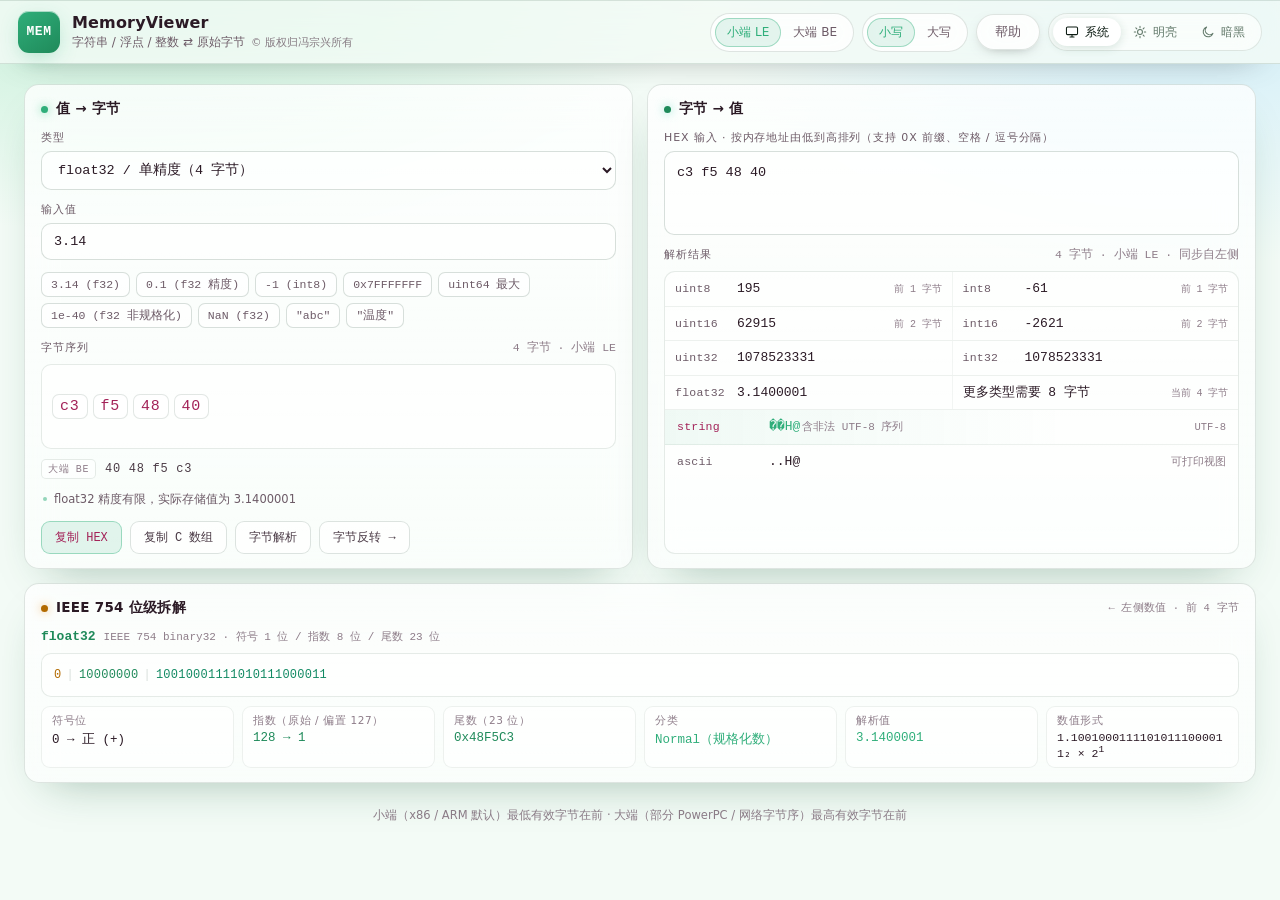
<file: MemoryViewer/MemoryViewer.html>
<!DOCTYPE html>
<html lang="zh-CN">
<head>
<meta charset="UTF-8" />
<meta name="viewport" content="width=device-width, initial-scale=1, maximum-scale=1, user-scalable=no, viewport-fit=cover">
<title>MemoryViewer · 数值 ⇄ 内存字节</title>
<link rel="icon" href="data:image/svg+xml,%3Csvg%20xmlns%3D'http%3A%2F%2Fwww.w3.org%2F2000%2Fsvg'%20viewBox%3D'0%200%2032%2032'%3E%3Cdefs%3E%3ClinearGradient%20id%3D'g'%20x1%3D'0'%20y1%3D'0'%20x2%3D'1'%20y2%3D'1'%3E%3Cstop%20offset%3D'0'%20stop-color%3D'%234fd39a'%2F%3E%3Cstop%20offset%3D'1'%20stop-color%3D'%232f9e68'%2F%3E%3C%2FlinearGradient%3E%3C%2Fdefs%3E%3Crect%20x%3D'1'%20y%3D'1'%20width%3D'30'%20height%3D'30'%20rx%3D'8'%20fill%3D'url%28%23g%29'%2F%3E%3Ctext%20x%3D'16'%20y%3D'12.5'%20fill%3D'%23fff'%20font-family%3D'ui-monospace%2CConsolas%2Cmonospace'%20font-size%3D'8.5'%20font-weight%3D'700'%20text-anchor%3D'middle'%20dominant-baseline%3D'central'%20letter-spacing%3D'.3'%3EMEM%3C%2Ftext%3E%3Ctext%20x%3D'16'%20y%3D'21'%20fill%3D'%23fff'%20font-family%3D'ui-monospace%2CConsolas%2Cmonospace'%20font-size%3D'8.5'%20font-weight%3D'700'%20text-anchor%3D'middle'%20dominant-baseline%3D'central'%20letter-spacing%3D'.3'%3EHEX%3C%2Ftext%3E%3C%2Fsvg%3E">
<script>
/* 主题必须在首次绘制前定下来，否则会先闪一下深色再跳亮色。
   策略：本地有记录就用记录，没有就跟随系统（prefers-color-scheme）。
   这里的 localStorage 可能被 file:// 或隐私模式拒绝，一律 try 住。 */
(function () {
  /* 主题偏好三档：'system'（跟随系统）/ 'light' / 'dark'。
     读不到配置、或值不合法（旧版本遗留、手改过的值），一律回落到 'system'。
     注意 pybuild/app.py 里也有一个 DEFAULT_THEME，窗口底色要用同一个值，改这里记得同步。 */
  var DEFAULT_THEME = 'system';

  function normalize(v) {
    return (v === 'system' || v === 'light' || v === 'dark') ? v : DEFAULT_THEME;
  }

  function sysLight() {
    return !!(window.matchMedia && window.matchMedia('(prefers-color-scheme: light)').matches);
  }

  var pref = DEFAULT_THEME;
  try { pref = normalize(localStorage.getItem('mv-theme')); } catch (e) { pref = DEFAULT_THEME; }

  var root = document.documentElement;
  root.setAttribute('data-theme-pref', pref);
  /* data-theme 始终是「实际生效」的那套，CSS 只认它；data-theme-pref 记录用户选择 */
  root.setAttribute('data-theme', pref === 'system' ? (sysLight() ? 'light' : 'dark') : pref);
})();
</script>
<style>
/* ================= 主题变量 =================
   所有颜色都走语义变量，切换主题只改 <html data-theme>。
   深色是默认值（没有 data-theme 时仍按深色渲染），明亮主题整片覆盖。
   命名按「用途」而不是「颜色」，这样两套主题才能各配各的色值。 */
:root{
  color-scheme: dark;

  /* 底色与光晕 */
  --bg:#0a0e13;
  --glow1:rgba(38,92,124,.30);
  --glow2:rgba(92,62,150,.20);
  --card-grad:linear-gradient(180deg,#141c27 0%, #101620 100%);
  --card-shadow:0 12px 30px -22px rgba(0,0,0,.9);

  --panel2:#18212e;
  --line:#243140;

  --txt:#dde7f2;
  --dim:#7b8da1;

  --accent:#35d6ac;
  --purple:#b18bfa;
  --orange:#f0a34a;
  --red:#f4737f;
  --teal:#4fd1c5;

  /* 输入框 / 字节框 / 结果表的「凹陷」面 */
  --sunken:#0b1119;
  --sunken-line:#1e2836;
  --field-line:#22303f;
  --field-focus:#2f7d6b;
  --focus-ring:rgba(53,214,172,.10);

  --seg-on-bg:#23324a;
  --seg-on-line:#2e4a63;

  --chip-bg:#161f2b;
  --chip-txt:#96a8bc;

  --hexb-bg:#1b2836;
  --hexb-line:#2c3d51;
  --hexb-txt:#6ff0cd;
  --hexb-hv-bg:#26405a;
  --hexb-hv-line:#3d6d8f;
  --hexb-hv-txt:#b8ffe9;

  --divider:#151e2a;
  --divider2:#17202c;

  --tag:#5b7089;
  --tlabel:#7089a1;
  --rval:#e2ecf6;
  --empty:#5b7089;
  --sup:#6b8299;
  --meta:#6d8095;
  --hint:#57697d;
  --hl-grad:rgba(53,214,172,.07);
  --hl-t:#5fc9ab;

  --note:#7f93a8;
  --note-dot:#3d6d8f;
  --note-warn:#e9b070;
  --note-ok:#66c9a6;

  --btn-bg:#18212e;
  --btn-line:#243140;
  --btn-txt:#a8bccf;
  --btn-hv-bg:#132019;
  --btn-hv-line:#2f7d6b;
  --pri-bg:#1d3a33;
  --pri-line:#2f7d6b;
  --pri-txt:#6ff0cd;
  --pri-hv:#26503f;

  --thumb:#2b3b4d;
  --thumb-hv:#3b5068;

  --toast-bg:#1d2b3a;
  --toast-line:#2f4a63;
  --toast-txt:#8ff5da;
  --toast-shadow:0 14px 34px -14px rgba(0,0,0,.9);

  --alt-bg:#141d28;
  --alt-lbl:#5b7089;
  --alt-val:#93aec7;
  --sep:#33465a;

  --kv-line:#1a2432;
  --kv-label:#64798f;
  --kv-val:#d6e4f0;
  --ieee-title:#9db4ca;
  --ieee-sub:#5b7089;
  --ieee-zero:#b9cbdd;

  --foot:#4d6073;
  --foot-copy:#405364;
  --foot-sep:#2b3a48;
  --kbd-bg:#151f2a;
  --kbd-line:#243140;
  --kbd-txt:#7b8da1;

  --ver-bg:#14251f;
  --ver-line:#2b4a41;
  --ver-txt:#6ff0cd;

  --mono:ui-monospace,"SFMono-Regular","Cascadia Mono",Consolas,"Liberation Mono",monospace;
}

/* 明亮主题：白底纸面感，强调色整体压深以保证对比度（浅绿在白底上会看不清） */
html[data-theme="light"]{
  color-scheme: light;

  --bg:#eef2f7;
  --glow1:rgba(53,214,172,.20);
  --glow2:rgba(124,96,220,.12);
  --card-grad:linear-gradient(180deg,#ffffff 0%, #fafcfe 100%);
  --card-shadow:0 14px 28px -22px rgba(24,45,70,.30);

  --panel2:#e9eef5;
  --line:#d7e0ea;

  --txt:#16222f;
  --dim:#5f7186;

  --accent:#0a8768;
  --purple:#7a4fd0;
  --orange:#b3730f;
  --red:#cf3b47;
  --teal:#0d8f85;

  --sunken:#f7fafc;
  --sunken-line:#e0e7f0;
  --field-line:#cfd9e5;
  --field-focus:#5cb79d;
  --focus-ring:rgba(10,135,104,.15);

  --seg-on-bg:#ffffff;
  --seg-on-line:#bfe0d4;

  --chip-bg:#f4f7fb;
  --chip-txt:#4f6176;

  --hexb-bg:#e8f4ef;
  --hexb-line:#b6dfd0;
  --hexb-txt:#0a7a5e;
  --hexb-hv-bg:#d7efe6;
  --hexb-hv-line:#7cc7ae;
  --hexb-hv-txt:#054e3c;

  --divider:#e9eff6;
  --divider2:#eef3f9;

  --tag:#7b8da1;
  --tlabel:#5a6d82;
  --rval:#16222f;
  --empty:#8b9aab;
  --sup:#8b9aab;
  --meta:#7b8da1;
  --hint:#8b9aab;
  --hl-grad:rgba(10,135,104,.07);
  --hl-t:#0a7a5e;

  --note:#5a6d82;
  --note-dot:#9db4ca;
  --note-warn:#9a6206;
  --note-ok:#0a8768;

  --btn-bg:#f4f7fb;
  --btn-line:#d3dce7;
  --btn-txt:#4c5f75;
  --btn-hv-bg:#e8f6f0;
  --btn-hv-line:#8bcdb8;
  --pri-bg:#e3f6ee;
  --pri-line:#8ed3bd;
  --pri-txt:#0a7a5e;
  --pri-hv:#d0efe4;

  --thumb:#c3d0de;
  --thumb-hv:#a6b8ca;

  --toast-bg:#ffffff;
  --toast-line:#cfdae6;
  --toast-txt:#0a7a5e;
  --toast-shadow:0 14px 34px -16px rgba(24,45,70,.24);

  --alt-bg:#f0f4f9;
  --alt-lbl:#7b8da1;
  --alt-val:#4a5d73;
  --sep:#b9c8d8;

  --kv-line:#e4ebf3;
  --kv-label:#7b8da1;
  --kv-val:#1e2c3a;
  --ieee-title:#41556b;
  --ieee-sub:#7b8da1;
  --ieee-zero:#5f7186;

  --foot:#8b9aab;
  --foot-copy:#98a7b8;
  --foot-sep:#ccd7e3;
  --kbd-bg:#eef2f7;
  --kbd-line:#d3dce7;
  --kbd-txt:#5f7186;

  --ver-bg:#e7f7f1;
  --ver-line:#b7e3d5;
  --ver-txt:#0a7a5e;
}
*{box-sizing:border-box}
body{
  margin:0;
  min-height:100vh;
  background:
    radial-gradient(1000px 520px at 10% -10%, var(--glow1), transparent 62%),
    radial-gradient(820px 440px at 94% 0%, var(--glow2), transparent 60%),
    var(--bg);
  color:var(--txt);
  font-family:-apple-system,BlinkMacSystemFont,"Segoe UI","Microsoft YaHei",system-ui,sans-serif;
  -webkit-font-smoothing:antialiased;
}
/* 内容区铺满整个页面：不限宽、不居中，只留边距 */
.wrap{max-width:none;margin:0;padding:0 24px 60px}
@media (max-width:780px){.wrap{padding:0 14px 48px}}

/* ---------- 顶栏 ---------- */
.topbar{display:flex;align-items:center;justify-content:space-between;gap:18px;flex-wrap:nowrap;margin-bottom:20px}
.brand{display:flex;align-items:center;gap:13px;min-width:0;flex:0 1 auto}
.logo{
  width:46px;height:46px;border-radius:12px;flex:none;
  display:flex;flex-direction:column;align-items:center;justify-content:center;
  gap:1px;
  font-family:var(--mono);font-size:12px;font-weight:700;letter-spacing:.04em;line-height:1;
  color:#062b23;
  background:linear-gradient(145deg,#4ce8bd,#1fa989);
  box-shadow:0 6px 22px -6px rgba(53,214,172,.55), inset 0 1px 0 rgba(255,255,255,.5);
}
.logo span{display:block}
h1{margin:0;font-size:19px;font-weight:600;letter-spacing:.01em;display:flex;align-items:center;gap:8px}
.sub{margin:3px 0 0;font-size:12.5px;color:var(--dim)}
.opts{display:flex;gap:10px;align-items:center;flex-wrap:nowrap;flex:none}
.seg{display:inline-flex;background:var(--panel2);border:1px solid var(--line);border-radius:10px;padding:2px;gap:2px}
.seg button{
  background:none;border:0;color:var(--dim);font:inherit;font-size:12.5px;
  padding:6px 12px;border-radius:8px;cursor:pointer;transition:.15s;white-space:nowrap;
}
.seg button:hover{color:var(--txt)}
.seg button.on{background:var(--seg-on-bg);color:var(--accent);box-shadow:inset 0 0 0 1px var(--seg-on-line)}

/* ---------- 主题：三档（系统 / 明亮 / 黑暗） ---------- */
/* 沿用 .seg 外观，只是每格多一个小图标，跟旁边「大小端」「大小写」区分开。
   三格等宽，切换不会让顶栏抖动。 */
.seg.theme button{
  display:inline-flex;align-items:center;gap:5px;
  padding:6px 10px;
}
.seg.theme button svg{
  width:12px;height:12px;flex:none;
  fill:none;stroke:currentColor;stroke-width:1.8;stroke-linecap:round;stroke-linejoin:round;
}

/* ---------- 布局：左右两栏，两卡片等高固定 ---------- */
.grid{display:grid;grid-template-columns:1fr 1fr;gap:14px;margin-bottom:14px;align-items:stretch}
@media (max-width:1040px){.grid{grid-template-columns:1fr;align-items:start}}
/* 仅两栏时锁死等高；单列时放开，避免内容被裁。
   485 = 520 - 35，正好让出一行结果表（一行约 35px）的高度。 */
@media (min-width:1041px){
  .grid > .card{height:485px;overflow:hidden}
}

.card{
  background:var(--card-grad);
  border:1px solid var(--line);
  border-radius:15px;
  padding:15px 16px 14px;
  display:flex;flex-direction:column;gap:12px;
  min-width:0;min-height:0;
  box-shadow:var(--card-shadow);
}
.card-head{display:flex;align-items:center;justify-content:space-between;gap:10px}
.card-head h2{
  margin:0;font-size:13.5px;font-weight:600;letter-spacing:.02em;
  display:flex;align-items:center;gap:8px;
}
.card-head .hint{font-size:10.5px;color:var(--hint);font-family:var(--mono);letter-spacing:.02em}
.dot{width:7px;height:7px;border-radius:50%;flex:none}
.dot.a{background:var(--accent);box-shadow:0 0 10px rgba(53,214,172,.8)}
.dot.b{background:var(--purple);box-shadow:0 0 10px rgba(177,139,250,.75)}
.dot.c{background:var(--orange);box-shadow:0 0 10px rgba(240,163,74,.75)}

/* ---------- 表单 ---------- */
.field{display:flex;flex-direction:column;gap:6px;min-width:0}
.field > span{
  font-size:11px;color:var(--dim);letter-spacing:.08em;text-transform:uppercase;
}
input[type=text],select,textarea{
  width:100%;
  background:var(--sunken);
  border:1px solid var(--field-line);
  color:var(--txt);
  border-radius:10px;
  padding:10px 12px;
  font-family:var(--mono);
  font-size:13.5px;
  outline:none;
  transition:.15s;
}
textarea{resize:none;line-height:1.6;height:84px;min-height:84px}
input[type=text]:focus,select:focus,textarea:focus{
  border-color:var(--field-focus);
  box-shadow:0 0 0 3px var(--focus-ring);
}
select{cursor:pointer;padding-right:28px}
select option,select optgroup{background:var(--sunken);color:var(--txt)}

.rowline{display:flex;gap:10px;align-items:flex-end}
.rowline > .grow{flex:1;min-width:0}

/* ---------- 示例 chips ---------- */
/* 示例按钮保持自然高度（0 0 auto），否则高度紧张时会被压成半行、按钮点不全 */
.chips{display:flex;gap:6px;flex-wrap:wrap;max-height:64px;overflow-y:auto;flex:0 0 auto}
.chips button{
  background:var(--chip-bg);border:1px solid var(--field-line);color:var(--chip-txt);
  font-family:var(--mono);font-size:11.5px;padding:4px 9px;border-radius:7px;
  cursor:pointer;transition:.15s;
}
.chips button:hover{color:var(--accent);border-color:var(--btn-hv-line);background:var(--btn-hv-bg)}

/* ---------- 输出区 ---------- */
/* min-height 只保底到「标题行 + 一条字节行 + 大端预览行」，不设 150：
   卡片总高收到 485 后，提示行多的时候要能从这里借高度，否则会溢出被卡裁掉 */
.out{display:flex;flex-direction:column;gap:9px;flex:1 1 auto;min-height:110px}
.out-head{display:flex;align-items:center;justify-content:space-between;gap:10px}
.out-head .lbl{font-size:11px;color:var(--dim);letter-spacing:.08em;text-transform:uppercase}
.meta{font-size:11.5px;color:var(--meta);font-family:var(--mono);text-align:right}
.meta .w{color:var(--orange)}

/* 字节序列：内容少时上下居中铺满，内容多时在框内纵向滚动。
   注意 align-content 必须用 safe center —— 普通 center 在内容溢出时会把
   顶部行推到滚动原点之外（滚不上去、首字节被永久裁掉）。
   overflow-x 显式 hidden，避免 overflow-y:auto 把 x 也带成 auto 多出一条横向条。 */
.hexline{
  display:flex;flex-wrap:wrap;gap:5px;align-items:center;
  align-content:center;
  align-content:safe center;
  overflow-y:auto;overflow-x:hidden;
  flex:1 1 auto;min-height:44px;padding:8px 10px;
  background:var(--sunken);border:1px solid var(--sunken-line);border-radius:10px;
  font-family:var(--mono);font-size:15px;
}
.hexline .b{
  background:var(--hexb-bg);border:1px solid var(--hexb-line);border-radius:7px;
  padding:3px 7px;color:var(--hexb-txt);letter-spacing:.05em;cursor:default;
  transition:.12s;
}
.hexline .b:hover{background:var(--hexb-hv-bg);color:var(--hexb-hv-txt);border-color:var(--hexb-hv-line)}
.hexline .gap{width:9px}
.hexline .none{color:var(--empty);font-size:12.5px}

.altline{display:flex;align-items:center;gap:9px;font-family:var(--mono);font-size:12px;padding-top:1px}
.altline .altlbl{
  font-size:10px;letter-spacing:.06em;color:var(--alt-lbl);text-transform:uppercase;
  background:var(--alt-bg);border:1px solid var(--sunken-line);border-radius:5px;padding:2px 6px;flex:none;
}
.altline .altval{color:var(--alt-val);letter-spacing:.06em;word-break:break-all}

/* ---------- 提示 ---------- */
/* notes 保持自然高度（0 0 auto）：它是文本，被压缩就只剩半行看不清；
   高度不足时让 hexline 先让位（它自己会滚动） */
.notes{display:flex;flex-direction:column;gap:5px;max-height:96px;overflow-y:auto;flex:0 0 auto}
.note{
  font-size:11.5px;color:var(--note);line-height:1.55;
  padding-left:13px;position:relative;
}
.note::before{content:"";position:absolute;left:2px;top:6px;width:4px;height:4px;border-radius:50%;background:var(--note-dot)}
.note.warn{color:var(--note-warn)}
.note.warn::before{background:var(--orange)}
.note.ok{color:var(--note-ok)}
.note.ok::before{background:var(--accent)}

/* ---------- 结果表 ---------- */
.results{
  display:flex;flex-direction:column;
  /* overflow-y:auto 会让 overflow-x 从 visible 变成 auto，横向一旦溢出就多出一条
     滚动条、并吃掉 9px 高度。这里显式压掉横向滚动，保证只在纵向滚。 */
  flex:1 1 auto;min-height:0;overflow-y:auto;overflow-x:hidden;
  border:1px solid var(--sunken-line);border-radius:11px;
  background:var(--sunken);
}
.rrow{
  display:grid;grid-template-columns:82px minmax(0,1fr) auto;
  gap:10px;align-items:baseline;
  padding:7px 12px;
  border-bottom:1px solid var(--divider);
  font-size:13px;
}
.rrow:last-child{border-bottom:0}
.rrow .t{color:var(--tlabel);font-family:var(--mono);font-size:11.5px;letter-spacing:.02em}
/* word-break:break-all 只保证能在「字符之间」断，遇到连续的标点（ascii 视图里的
   一长串 "."）仍会被 ICU 断行规则挡住而不换行，于是横向撑破容器。加 overflow-wrap:
   anywhere 作为兜底：只要有断行需求就任意处断开。 */
.rrow .v{font-family:var(--mono);color:var(--rval);word-break:break-all;overflow-wrap:anywhere;line-height:1.5}
.rrow .tag{font-size:10.5px;color:var(--tag);font-family:var(--mono);white-space:nowrap;text-align:right;min-width:88px}
.rrow.hl{background:linear-gradient(90deg,var(--hl-grad),transparent 70%)}
.rrow.hl .v{color:var(--accent)}
.rrow.hl .t{color:var(--hl-t)}

/* 成对两列一行：uint8 | int8、uint16 | int16 … */
.rrow.pair{grid-template-columns:1fr 1fr;padding:0;gap:0}
.rrow.pair .cell{
  display:grid;grid-template-columns:54px minmax(0,1fr) auto;
  gap:8px;align-items:baseline;padding:7px 10px;min-width:0;
}
.rrow.pair .cell + .cell{border-left:1px solid var(--divider2)}
.rrow.pair .cell.blank{border-left:1px solid var(--divider2)}
.rrow.pair .cell.hintcell{grid-template-columns:minmax(0,1fr) auto;border-left:1px solid var(--divider2)}
.rrow.pair .cell .tag{min-width:0;font-size:10px;letter-spacing:-.01em}
.hintv{color:var(--empty)}
.sup{color:var(--sup);font-size:11px;margin-left:2px;font-family:var(--mono)}
.empty{
  padding:16px 14px;color:var(--empty);font-size:12.5px;line-height:1.6;
  font-family:var(--mono);
}

/* ---------- IEEE 754 ---------- */
.bits{
  font-family:var(--mono);font-size:12px;line-height:2;
  background:var(--sunken);border:1px solid var(--sunken-line);border-radius:10px;
  padding:9px 12px;word-break:break-all;letter-spacing:.02em;
}
.bits .s{color:var(--orange)}
.bits .e{color:var(--purple)}
.bits .f{color:var(--teal)}
.bits .sep{color:var(--sep);padding:0 5px}
.ieee-blk{display:flex;flex-direction:column;gap:9px}
.ieee-title{
  display:flex;align-items:baseline;gap:8px;
  font-family:var(--mono);font-size:12.5px;color:var(--ieee-title);
}
.ieee-title b{color:var(--purple);font-weight:600;font-size:13px}
.ieee-title span{color:var(--ieee-sub);font-size:11px}
.kv{display:grid;grid-template-columns:repeat(6,minmax(0,1fr));gap:8px}
@media (max-width:1100px){.kv{grid-template-columns:repeat(3,minmax(0,1fr))}}
@media (max-width:640px){.kv{grid-template-columns:repeat(2,minmax(0,1fr))}}
@media (max-width:430px){.kv{grid-template-columns:1fr}}
.kv > div{
  background:var(--sunken);border:1px solid var(--kv-line);border-radius:9px;
  padding:7px 10px;display:flex;flex-direction:column;gap:3px;min-width:0;
}
.kv label{font-size:10.5px;color:var(--kv-label);letter-spacing:.06em;text-transform:uppercase}
.kv b{font-family:var(--mono);font-size:12.5px;color:var(--kv-val);font-weight:500;word-break:break-all}
/* 数值形式是「尾数₂ × 2^n」混排，优先在空格处换行，别把 × 2^n 拆开 */
.kv > div:last-child b{word-break:normal;overflow-wrap:anywhere;font-size:12px}
.kv b.acc{color:var(--accent)}
.kv b.pur{color:var(--purple)}

/* ---------- 按钮 ---------- */
.btns{display:flex;gap:8px;flex-wrap:wrap}
.btn{
  background:var(--btn-bg);border:1px solid var(--btn-line);color:var(--btn-txt);
  font-family:var(--mono);font-size:12px;padding:7px 13px;border-radius:9px;
  cursor:pointer;transition:.15s;display:inline-flex;align-items:center;gap:6px;
}
.btn:hover{color:var(--accent);border-color:var(--btn-hv-line);background:var(--btn-hv-bg)}
.btn:active{transform:translateY(1px)}
.btn.primary{background:var(--pri-bg);border-color:var(--pri-line);color:var(--pri-txt)}
.btn.primary:hover{background:var(--pri-hv)}

/* ---------- 卡片内滚动条 ---------- */
.hexline::-webkit-scrollbar,
.results::-webkit-scrollbar,.notes::-webkit-scrollbar,.chips::-webkit-scrollbar{width:9px;height:9px}
.hexline::-webkit-scrollbar-track,
.results::-webkit-scrollbar-track,.notes::-webkit-scrollbar-track,.chips::-webkit-scrollbar-track{background:transparent}
.hexline::-webkit-scrollbar-thumb,
.results::-webkit-scrollbar-thumb,.notes::-webkit-scrollbar-thumb,.chips::-webkit-scrollbar-thumb{
  background:var(--thumb);border-radius:6px;
}
.hexline::-webkit-scrollbar-thumb:hover,
.results::-webkit-scrollbar-thumb:hover,.notes::-webkit-scrollbar-thumb:hover,.chips::-webkit-scrollbar-thumb:hover{
  background:var(--thumb-hv);
}

/* ---------- toast ---------- */
.toast{
  position:fixed;left:50%;bottom:30px;transform:translate(-50%,14px);
  background:var(--toast-bg);border:1px solid var(--toast-line);color:var(--toast-txt);
  padding:9px 18px;border-radius:11px;font-size:12.5px;
  opacity:0;pointer-events:none;transition:.22s;z-index:99;
  box-shadow:var(--toast-shadow);
}
.toast.show{opacity:1;transform:translate(-50%,0)}
/* 页脚：端序说明（版权已移至标题栏副标题第二行） */
.foot{margin-top:22px;text-align:center;font-size:11.5px;color:var(--foot);line-height:1.9;text-wrap:balance}
.foot kbd{
  font-family:var(--mono);background:var(--kbd-bg);border:1px solid var(--kbd-line);
  border-radius:5px;padding:1px 5px;font-size:10.5px;color:var(--kbd-txt);
}

/* ---------- 主题切换过渡 ---------- */
/* 只给「纯色面」加过渡，切换瞬间颜色平滑变化。
   body / .card 用的是渐变，渐变本身不可插值，会直接切过来（视觉上就是干脆的一下），
   所以这里不列它们，避免出现「一部分在动、一部分不动」的割裂感。
   注意不要把 .toast 写进来：它自带 opacity / transform 过渡，会被这条覆盖掉。 */
.hexline,.hexline .b,.results,.bits,.kv > div,
input[type=text],select,textarea,.seg,.seg button,.chips button,.btn,
.rrow .v,.rrow .t,.rrow .tag,.note,.empty,.altline .altval,.altline .altlbl,.foot,.foot kbd{
  transition:background-color .22s ease, border-color .22s ease, color .22s ease;
}
/* 系统开了「减少动态效果」就全部关掉，包括图标旋转 */
@media (prefers-reduced-motion: reduce){
  *{transition:none !important;animation:none !important}
}

/* ================= CANUpdater 风格皮肤（仅配色 / 质感，不改布局） ================= */
:root{
  --bg:#06110c;
  --glow1:rgba(58,220,145,.32);
  --glow2:rgba(45,190,185,.28);
  --card-grad:linear-gradient(180deg,rgba(255,255,255,.075),rgba(255,255,255,.035));
  --card-shadow:0 22px 50px -24px rgba(0,0,0,.75);
  --panel2:rgba(255,255,255,.075);
  --line:rgba(255,255,255,.11);
  --txt:#f4f2f7; --dim:#a79fb4;
  --accent:#4fd39a; --purple:#5fd6c4; --orange:#f0a34a; --red:#ff7387; --teal:#4ad9a4;
  --sunken:rgba(0,0,0,.28); --sunken-line:rgba(255,255,255,.09);
  --field-line:rgba(255,255,255,.13); --field-focus:rgba(79,201,148,.70);
  --focus-ring:rgba(79,201,148,.14);
  --seg-on-bg:rgba(79,201,148,.18); --seg-on-line:rgba(79,201,148,.45);
  --chip-bg:rgba(255,255,255,.05); --chip-txt:#a79fb4;
  --hexb-bg:rgba(0,0,0,.26); --hexb-line:rgba(255,255,255,.12); --hexb-txt:#8fe6bc;
  --hexb-hv-bg:rgba(79,201,148,.16); --hexb-hv-line:rgba(79,201,148,.50); --hexb-hv-txt:#c9f6dc;
  --divider:rgba(255,255,255,.06); --divider2:rgba(255,255,255,.045);
  --tag:#8e8499; --tlabel:#a79fb4; --rval:#f4f2f7; --empty:#6d6478;
  --sup:#8e8499; --meta:#8e8499; --hint:#7b7288;
  --hl-grad:rgba(79,201,148,.09); --hl-t:#8fe6bc;
  --note:#a79fb4; --note-dot:rgba(79,201,148,.55); --note-warn:#ffc46b; --note-ok:#4ad9a4;
  --btn-bg:rgba(255,255,255,.06); --btn-line:rgba(255,255,255,.12); --btn-txt:#cfc7d6;
  --btn-hv-bg:rgba(79,201,148,.14); --btn-hv-line:rgba(79,201,148,.45);
  --pri-bg:rgba(79,201,148,.18); --pri-line:rgba(79,201,148,.55); --pri-txt:#a8e8c8; --pri-hv:rgba(79,201,148,.26);
  --thumb:rgba(255,255,255,.16); --thumb-hv:rgba(255,255,255,.26);
  --toast-bg:rgba(6,25,15,.88); --toast-line:rgba(79,201,148,.40); --toast-txt:#bdf5d5;
  --toast-shadow:0 14px 34px -16px rgba(0,0,0,.8);
  --alt-bg:rgba(255,255,255,.045); --alt-lbl:#8e8499; --alt-val:#cfc7d6; --sep:rgba(255,255,255,.14);
  --kv-line:rgba(255,255,255,.06); --kv-label:#8e8499; --kv-val:#f4f2f7;
  --ieee-title:#cfc7d6; --ieee-sub:#8e8499; --ieee-zero:#cfc7d6;
  --foot:#6d6478; --foot-copy:#5d5568; --foot-sep:rgba(255,255,255,.10);
  --kbd-bg:rgba(255,255,255,.05); --kbd-line:rgba(255,255,255,.10); --kbd-txt:#a79fb4;
  --ver-bg:rgba(79,201,148,.12); --ver-line:rgba(79,201,148,.40); --ver-txt:#8fe6bc;
}
html[data-theme="light"]{
  --bg:#f3fbf6;
  --glow1:rgba(120,220,165,.48);
  --glow2:rgba(150,215,255,.36);
  --card-grad:linear-gradient(180deg,rgba(255,255,255,.78),rgba(255,255,255,.60));
  --card-shadow:0 20px 44px -24px rgba(25,90,55,.40);
  --panel2:rgba(255,255,255,.82);
  --line:rgba(18,60,36,.13);
  --txt:#2b1a25; --dim:#6d5b67;
  --accent:#2fae7a; --purple:#1f8a5a; --orange:#b26a00; --red:#d62f4f; --teal:#128a63;
  --sunken:rgba(255,255,255,.62); --sunken-line:rgba(18,60,36,.10);
  --field-line:rgba(18,60,36,.16); --field-focus:rgba(47,174,122,.60);
  --focus-ring:rgba(47,174,122,.14);
  --seg-on-bg:rgba(47,174,122,.12); --seg-on-line:rgba(47,174,122,.38);
  --chip-bg:rgba(255,255,255,.70); --chip-txt:#6d5b67;
  --hexb-bg:rgba(255,255,255,.70); --hexb-line:rgba(18,60,36,.12); --hexb-txt:#a32258;
  --hexb-hv-bg:rgba(47,174,122,.12); --hexb-hv-line:rgba(47,174,122,.40); --hexb-hv-txt:#7a1240;
  --divider:rgba(18,60,36,.07); --divider2:rgba(18,60,36,.05);
  --tag:#8e7d89; --tlabel:#6d5b67; --rval:#2b1a25; --empty:#8e7d89;
  --sup:#8e7d89; --meta:#8e7d89; --hint:#8e7d89;
  --hl-grad:rgba(47,174,122,.07); --hl-t:#a32258;
  --note:#6d5b67; --note-dot:rgba(47,174,122,.50); --note-warn:#a86200; --note-ok:#128a63;
  --btn-bg:rgba(255,255,255,.72); --btn-line:rgba(18,60,36,.14); --btn-txt:#4a3a45;
  --btn-hv-bg:rgba(47,174,122,.10); --btn-hv-line:rgba(47,174,122,.40);
  --pri-bg:rgba(47,174,122,.12); --pri-line:rgba(47,174,122,.40); --pri-txt:#a32258; --pri-hv:rgba(47,174,122,.18);
  --thumb:rgba(18,60,36,.18); --thumb-hv:rgba(18,60,36,.28);
  --toast-bg:rgba(255,255,255,.92); --toast-line:rgba(47,174,122,.35); --toast-txt:#a32258;
  --toast-shadow:0 14px 34px -16px rgba(25,90,55,.30);
  --alt-bg:rgba(255,255,255,.60); --alt-lbl:#8e7d89; --alt-val:#4a3a45; --sep:rgba(18,60,36,.16);
  --kv-line:rgba(18,60,36,.07); --kv-label:#8e7d89; --kv-val:#2b1a25;
  --ieee-title:#4a3a45; --ieee-sub:#8e7d89; --ieee-zero:#4a3a45;
  --foot:#8e7d89; --foot-copy:#8e7d89; --foot-sep:rgba(18,60,36,.12);
  --kbd-bg:rgba(255,255,255,.70); --kbd-line:rgba(18,60,36,.14); --kbd-txt:#6d5b67;
  --ver-bg:rgba(47,174,122,.10); --ver-line:rgba(47,174,122,.35); --ver-txt:#a32258;
}
body{background-attachment:fixed}
.card{
  -webkit-backdrop-filter:blur(18px) saturate(1.25);
  backdrop-filter:blur(18px) saturate(1.25);
}
.logo{
  color:#fff;
  background:linear-gradient(145deg,#4fd39a,#2f9e68);
  box-shadow:0 6px 22px -6px rgba(79,201,148,.60), inset 0 1px 0 rgba(255,255,255,.35);
}
html[data-theme="light"] .logo{
  background:linear-gradient(145deg,#2fae7a,#1f8a5a);
  box-shadow:0 6px 22px -6px rgba(47,174,122,.45), inset 0 1px 0 rgba(255,255,255,.6);
}
.dot.a{box-shadow:0 0 10px rgba(79,201,148,.8)}
.dot.b{box-shadow:0 0 10px rgba(95,214,196,.75)}

/* ===== DBC 风格标题栏：方块 logo + 标题/副标题 + 胶囊分段控件 ===== */
.topbar{
  height:64px; padding:0 18px; margin:0 -24px 20px;
  flex-wrap:nowrap;
  background:color-mix(in srgb, var(--bg) 82%, transparent);
  border:1px solid var(--line); border-left:0; border-right:0; border-radius:0;
  -webkit-backdrop-filter:blur(18px) saturate(1.25); backdrop-filter:blur(18px) saturate(1.25);
  box-shadow:0 12px 34px -26px rgba(0,0,0,.75);
}
@media(max-width:780px){.topbar{margin-left:-14px;margin-right:-14px}}
.brand{gap:12px}
.brand .logo{
  width:42px;height:42px;flex:none;border-radius:11px;
  background:linear-gradient(145deg,#4fd39a,#2f9e68);
  box-shadow:0 6px 22px -6px rgba(79,201,148,.60), inset 0 1px 0 rgba(255,255,255,.35);
  color:#fff; font:700 13px/42px var(--mono); text-align:center; letter-spacing:.5px;
}
html[data-theme="light"] .brand .logo{background:linear-gradient(145deg,#2fae7a,#1f8a5a);box-shadow:0 6px 22px -6px rgba(47,174,122,.45), inset 0 1px 0 rgba(255,255,255,.6)}
.brand .logo{display:block}
.brand .logo span{display:inline;line-height:42px}
.brand .logo span+span{display:none}
.brand h1{font-size:16px;font-weight:600;flex:none;white-space:nowrap}
/* 标题块与 logo 并排：主标题一行，副标题紧贴其下（参考 UDS 工具箱） */
.brand-title-block{display:flex;flex-direction:column;justify-content:center;gap:2px;min-width:0;overflow:hidden}
.brand .sub{font-size:12px;margin:0;display:block;white-space:nowrap;overflow:hidden;text-overflow:ellipsis;line-height:1.35}
.brand .sub>span{font-size:12px;color:var(--dim)}
.brand .sub .cr{font-size:10.5px;color:var(--dim);opacity:.8;margin-left:6px}
.opts{gap:8px}
.opts .seg,.theme.seg{
  border-radius:999px; padding:4px; gap:0;
  background:var(--switch-bg,var(--panel2)); border:1px solid var(--switch-line,var(--line));
  -webkit-backdrop-filter:blur(14px) saturate(1.3); backdrop-filter:blur(14px) saturate(1.3);
}
.seg button{border-radius:999px;padding:6px 12px;font-size:12px}
.theme.seg{position:relative}
.theme.seg::before{
  content:"";position:absolute;top:4px;left:4px;
  width:calc((100% - 8px)/3);height:calc(100% - 8px);border-radius:999px;
  background:var(--knob,rgba(255,255,255,.15));box-shadow:0 2px 10px rgba(0,0,0,.16);
  transform:translateX(calc(var(--ti,0) * 100%));transition:transform .34s cubic-bezier(.22,.61,.36,1),background .35s ease;
  pointer-events:none;
}
.theme.seg:has(button:nth-of-type(2).on){--ti:1}
.theme.seg:has(button:nth-of-type(3).on){--ti:2}
.theme.seg button.on{background:none;box-shadow:none;color:var(--txt)}
/* 窗口变窄时标题栏保持单行：副标题优先隐藏 */
@media(max-width:900px){.brand .sub{display:none}}
@media(max-width:760px){#caseSeg{display:none}}
@media(max-width:640px){.topbar{padding:0 12px}}
@media(max-width:560px){.seg button{padding:5px 9px;font-size:11px}}
@media(max-width:500px){#endianSeg{display:none}}
@media(max-width:420px){.brand h1{font-size:14px}}
</style>
</head>
<body>
<div class="wrap">

  <div class="topbar">
    <div class="brand">
      <div class="logo"><span>MEM</span><span>HEX</span></div>
      <div class="brand-title-block">
        <h1>MemoryViewer</h1>
        <p class="sub"><span>字符串 / 浮点 / 整数 ⇄ 原始字节</span><span class="cr">© 版权归冯宗兴所有</span></p>
      </div>
    </div>
    <div class="opts">
      <div class="seg" id="endianSeg">
        <button data-le="1" class="on">小端 LE</button>
        <button data-le="0">大端 BE</button>
      </div>
      <div class="seg" id="caseSeg">
        <button data-upper="0" class="on">小写</button>
        <button data-upper="1">大写</button>
      </div>
      <div class="seg theme" id="themeSeg" role="group" aria-label="主题">
        <button type="button" data-pref="system" title="跟随系统外观"><svg viewBox="0 0 24 24" aria-hidden="true"><rect x="2.8" y="4.2" width="18.4" height="12.2" rx="2"/><path d="M8.5 20h7M12 16.4V20"/></svg>系统</button>
        <button type="button" data-pref="light" title="明亮主题"><svg viewBox="0 0 24 24" aria-hidden="true"><circle cx="12" cy="12" r="4.1"/><path d="M12 2.7v2.3M12 19v2.3M2.7 12h2.3M19 12h2.3M5.3 5.3l1.6 1.6M17.1 17.1l1.6 1.6M18.7 5.3l-1.6 1.6M6.9 17.1l-1.6 1.6"/></svg>明亮</button>
        <button type="button" data-pref="dark" title="黑暗主题"><svg viewBox="0 0 24 24" aria-hidden="true"><path d="M20.6 14.4A8.7 8.7 0 1 1 9.6 3.4a7.1 7.1 0 0 0 11 11z"/></svg>黑暗</button>
      </div>
    </div>
  </div>

  <div class="grid">
    <!-- ============ 值 -> 字节 ============ -->
    <section class="card">
      <div class="card-head">
        <h2><span class="dot a"></span>值 → 字节</h2>
      </div>

      <div class="rowline">
        <label class="field grow">
          <span>类型</span>
          <select id="typeSel">
            <option value="auto">自动识别</option>
            <optgroup label="浮点数">
              <option value="float32">float32 / 单精度（4 字节）</option>
              <option value="float64">float64 / 双精度（8 字节）</option>
            </optgroup>
            <optgroup label="有符号整数">
              <option value="int8">int8（1 字节）</option>
              <option value="int16">int16（2 字节）</option>
              <option value="int32">int32（4 字节）</option>
              <option value="int64">int64（8 字节）</option>
            </optgroup>
            <optgroup label="无符号整数">
              <option value="uint8">uint8（1 字节）</option>
              <option value="uint16">uint16（2 字节）</option>
              <option value="uint32">uint32（4 字节）</option>
              <option value="uint64">uint64（8 字节）</option>
            </optgroup>
            <optgroup label="文本">
              <option value="string">字符串（UTF-8）</option>
            </optgroup>
          </select>
        </label>
      </div>

      <label class="field">
        <span>输入值</span>
        <input id="valInput" type="text" spellcheck="false" autocomplete="off" placeholder="3.14 / -1234 / 0x7FFFFFFF / hello" />
      </label>

      <div class="chips" id="valChips"></div>

      <div class="out">
        <div class="out-head">
          <span class="lbl">字节序列</span>
          <span class="meta" id="valMeta"></span>
        </div>
        <div class="hexline" id="valHex"></div>
        <div class="altline" id="valAlt" style="display:none"></div>
      </div>

      <div class="notes" id="valNotes"></div>

      <div class="btns">
        <button class="btn primary" id="copyHex">复制 HEX</button>
        <button class="btn" id="copyC">复制 C 数组</button>
        <button class="btn" id="parseBytes">字节解析</button>
        <button class="btn" id="swapBytes">字节反转 →</button>
      </div>
    </section>

    <!-- ============ 字节 -> 值 ============ -->
    <section class="card">
      <div class="card-head">
        <h2><span class="dot b"></span>字节 → 值</h2>
      </div>

      <label class="field">
        <span>HEX 输入 · 按内存地址由低到高排列（支持 0x 前缀、空格 / 逗号分隔）</span>
        <textarea id="hexInput" spellcheck="false" placeholder="C3 F5 48 40   或   0xC3,0xF5,0x48,0x40"></textarea>
      </label>

      <div class="out">
        <div class="out-head">
          <span class="lbl">解析结果</span>
          <span class="meta" id="hexMeta"></span>
        </div>
        <div class="results" id="results"></div>
      </div>
    </section>
  </div>

  <!-- ============ IEEE 754（独立全宽栏目） ============ -->
  <section class="card">
    <div class="card-head">
      <h2><span class="dot c"></span>IEEE 754 位级拆解</h2>
      <span class="hint" id="ieeeSrc">跟随 HEX 输入</span>
    </div>
    <div id="ieee"></div>
  </section>

  <div class="foot">
    <span class="foot-line">小端（x86 / ARM 默认）最低有效字节在前 · 大端（部分 PowerPC / 网络字节序）最高有效字节在前</span>
  </div>
</div>

<div class="toast" id="toast"></div>

<script>
(function () {
  'use strict';

  var state = { le: true, upper: false };
  var lastLeftBytes = new Uint8Array(0);
  var hexSource = 'left';   /* 'left' = 由左侧数值同步而来，'manual' = 用户直接编辑 HEX */

  var $ = function (id) { return document.getElementById(id); };
  var els = {
    valInput: $('valInput'),
    typeSel: $('typeSel'),
    valHex: $('valHex'),
    valAlt: $('valAlt'),
    valMeta: $('valMeta'),
    valNotes: $('valNotes'),
    valChips: $('valChips'),
    hexInput: $('hexInput'),
    hexMeta: $('hexMeta'),
    results: $('results'),
    ieee: $('ieee'),
    ieeeSrc: $('ieeeSrc'),
    toast: $('toast')
  };

  /* ================= 工具函数 ================= */

  function esc(s) {
    return String(s).replace(/[&<>"]/g, function (c) {
      return { '&': '&amp;', '<': '&lt;', '>': '&gt;', '"': '&quot;' }[c];
    });
  }

  function hex2(b) {
    var s = b.toString(16).padStart(2, '0');
    return state.upper ? s.toUpperCase() : s;
  }

  function asciiOf(b) {
    return (b >= 0x20 && b <= 0x7e) ? String.fromCharCode(b) : '.';
  }

  function bytesToHexStr(bytes) {
    var parts = [];
    for (var i = 0; i < bytes.length; i++) parts.push(hex2(bytes[i]));
    return parts.join(' ');
  }

  function parseNumeric(s) {
    s = String(s).trim().replace(/_/g, '');
    if (!s) return null;
    if (/^[+-]?0[xX][0-9a-fA-F]+$/.test(s)) {
      var negX = s.charAt(0) === '-';
      var bodyX = s.replace(/^[+-]/, '');
      try {
        var bx = BigInt(bodyX);
        return { kind: 'bigint', value: negX ? -bx : bx };
      } catch (e) { return null; }
    }
    if (/^[+-]?0[bB][01]+$/.test(s) || /^[+-]?0[oO][0-7]+$/.test(s)) {
      var negB = s.charAt(0) === '-';
      try {
        var bb = BigInt(s.replace(/^[+-]/, ''));
        return { kind: 'bigint', value: negB ? -bb : bb };
      } catch (e) { return null; }
    }
    if (/^[+-]?\d+$/.test(s)) {
      try { return { kind: 'bigint', value: BigInt(s) }; } catch (e) { return null; }
    }
    var n = Number(s);
    if (!isNaN(n)) return { kind: 'number', value: n };
    return null;
  }

  function parseFloatLoose(s) {
    var t = String(s).trim();
    if (!t) return null;
    var k = t.toLowerCase();
    var special = {
      'nan': NaN, '+nan': NaN, '-nan': NaN,
      'inf': Infinity, '+inf': Infinity, 'infinity': Infinity, '+infinity': Infinity,
      '-inf': -Infinity, '-infinity': -Infinity
    };
    if (Object.prototype.hasOwnProperty.call(special, k)) return special[k];
    var n = Number(t);
    return isNaN(n) ? null : n;
  }

  function intRange(type) {
    var bits = parseInt(type.replace(/\D/g, ''), 10);
    var signed = type.charAt(0) === 'i';
    var m = BigInt(bits);
    if (signed) return [-(1n << (m - 1n)), (1n << (m - 1n)) - 1n];
    return [0n, (1n << m) - 1n];
  }

  function fmtFloat(v, w) {
    if (Number.isNaN(v)) return 'NaN';
    if (v === Infinity) return 'Infinity';
    if (v === -Infinity) return '-Infinity';
    if (Object.is(v, -0)) return '-0';
    var p = (w === 4) ? 9 : 17;
    return String(Number(v.toPrecision(p)));
  }

  function resolveAuto(raw) {
    var s = String(raw).trim();
    if (!s) return { type: 'string', note: '自动识别：字符串 (UTF-8)' };

    if (/^[+-]?(0[xX][0-9a-fA-F]+|0[bB][01]+|0[oO][0-7]+|\d+)$/.test(s)) {
      var p = parseNumeric(s);
      if (p && typeof p.value === 'bigint') {
        var b = p.value;
        if (b >= -2147483648n && b <= 2147483647n) return { type: 'int32', note: '自动识别：int32（4 字节）' };
        if (b >= 0n && b <= 4294967295n) return { type: 'uint32', note: '自动识别：uint32（4 字节）' };
        if (b >= -9223372036854775808n && b <= 9223372036854775807n) return { type: 'int64', note: '自动识别：int64（8 字节）' };
        if (b >= 0n && b <= 18446744073709551615n) return { type: 'uint64', note: '自动识别：uint64（8 字节）' };
        return { type: 'int64', note: '自动识别：int64（8 字节）', warn: '数值超出 64 位可表示范围，将按补码回绕' };
      }
    }
    if (Number.isFinite(Number(s))) return { type: 'float64', note: '自动识别：float64（8 字节，含小数点 / 指数）' };
    return { type: 'string', note: '自动识别：字符串 (UTF-8)' };
  }

  /* ================= 值 -> 字节 ================= */

  function analyzeValue() {
    var raw = els.valInput.value;
    var sel = els.typeSel.value;
    var type = sel;
    var notes = [];
    var warns = [];

    if (sel === 'auto') {
      var a = resolveAuto(raw);
      type = a.type;
      if (a.note) notes.push(a.note);
      if (a.warn) warns.push(a.warn);
    }

    var res = { bytes: new Uint8Array(0), type: type, notes: notes, warns: warns };
    if (!raw.trim()) return res;

    if (type === 'string') {
      var enc = new TextEncoder();
      res.bytes = enc.encode(raw);
      notes.push(raw.length + ' 个字符 → UTF-8 编码 ' + res.bytes.length + ' 字节');
      var nonAscii = Array.prototype.some.call(res.bytes, function (b) { return b > 127; });
      if (nonAscii) notes.push('含非 ASCII 字符，中文按 UTF-8 占 3 字节');
      return res;
    }

    if (type === 'float32' || type === 'float64') {
      var n = parseFloatLoose(raw);
      if (n === null) { warns.push('无法解析为浮点数'); return res; }
      var w = (type === 'float32') ? 4 : 8;
      var buf = new ArrayBuffer(w);
      var dv = new DataView(buf);
      if (w === 4) dv.setFloat32(0, n, state.le); else dv.setFloat64(0, n, state.le);
      var back = (w === 4) ? dv.getFloat32(0, state.le) : dv.getFloat64(0, state.le);
      res.bytes = new Uint8Array(buf);

      if (Number.isFinite(n) && !Number.isFinite(back)) {
        warns.push(type + ' 无法表示该值，溢出为 ' + fmtFloat(back, w));
      } else if (Number.isFinite(n) && !Object.is(back, n)) {
        notes.push(type + ' 精度有限，实际存储值为 ' + fmtFloat(back, w));
      }
      return res;
    }

    /* 整数 */
    var p = parseNumeric(raw);
    if (!p) { warns.push('无法解析为数值'); return res; }

    var big;
    if (typeof p.value === 'bigint') {
      big = p.value;
    } else {
      if (!Number.isFinite(p.value)) { warns.push('整数类型无法存储 NaN / Infinity'); return res; }
      if (!Number.isInteger(p.value)) warns.push('输入含小数部分，已向零截断为整数');
      big = BigInt(Math.trunc(p.value));
    }

    var bits = parseInt(type.replace(/\D/g, ''), 10);
    var width = bits / 8;
    var rng = intRange(type);
    if (big < rng[0] || big > rng[1]) {
      warns.push('超出 ' + type + ' 范围 [' + rng[0] + ', ' + rng[1] + ']，按补码 / 截断存储');
    }

    var m = 1n << BigInt(bits);
    var wrapped = ((big % m) + m) % m;
    var ab = new ArrayBuffer(width);
    var adv = new DataView(ab);
    if (bits === 8) adv.setUint8(0, Number(wrapped));
    else if (bits === 16) adv.setUint16(0, Number(wrapped), state.le);
    else if (bits === 32) adv.setUint32(0, Number(wrapped), state.le);
    else adv.setBigUint64(0, wrapped, state.le);
    res.bytes = new Uint8Array(ab);

    var hexWidth = width * 2;
    if (p.kind === 'bigint' && big < 0n) {
      notes.push('负数补码：' + bits + ' 位下为 0x' + wrapped.toString(16).toUpperCase().padStart(hexWidth, '0'));
    }
    if (bits === 64) {
      notes.push('存储无符号值 ' + wrapped.toString() + '（0x' + wrapped.toString(16).toUpperCase().padStart(16, '0') + '）');
    }
    return res;
  }

  /* ================= HEX -> 字节 ================= */

  function parseHex(s) {
    var warn = '';
    var t = String(s || '').replace(/0[xX]/g, '');
    var tokens = t.split(/[\s,;:|_\-]+/).filter(Boolean);
    var digits = '';

    if (tokens.length > 1) {
      tokens.forEach(function (tk) {
        var d = tk.replace(/[^0-9a-fA-F]/g, '');
        if (!d) return;
        if (d.length === 1) {
          warn = warn || '存在 1 位十六进制片段，已按 0X 补齐';
          d = '0' + d;
        }
        digits += d;
      });
    } else {
      digits = t.replace(/[^0-9a-fA-F]/g, '');
    }

    if (!digits) return { bytes: new Uint8Array(0), warn: warn };
    if (digits.length % 2) {
      digits = '0' + digits;
      warn = warn || '十六进制位数为奇数，已在最前面补 0';
    }

    var out = new Uint8Array(digits.length / 2);
    for (var i = 0; i < out.length; i++) {
      out[i] = parseInt(digits.substr(i * 2, 2), 16);
    }
    return { bytes: out, warn: warn };
  }

  /* ================= 渲染：左侧 ================= */

  function renderLeft(opts) {
    opts = opts || {};
    var r = analyzeValue();
    lastLeftBytes = r.bytes;

    if (r.bytes.length) {
      var html = '';
      for (var i = 0; i < r.bytes.length; i++) {
        var b = r.bytes[i];
        html += '<span class="b" title="dec ' + b + ' · bin ' + b.toString(2).padStart(8, '0') + '">' + hex2(b) + '</span>';
        if ((i + 1) % 4 === 0 && i !== r.bytes.length - 1) html += '<span class="gap"></span>';
      }
      els.valHex.innerHTML = html;
    } else {
      els.valHex.innerHTML = '<span class="none">— 输入值后显示存储字节 —</span>';
    }

    var meta = '';
    if (r.bytes.length) {
      meta = r.bytes.length + ' 字节';
      /* 字符串是 UTF-8 字节流，没有字节序概念，不标端序 */
      if (r.bytes.length <= 8 && r.type !== 'string') {
        meta += ' · ' + (state.le ? '小端 LE' : '大端 BE');
      }
    }
    els.valMeta.innerHTML = meta;

    /* 相反字节序对照（字符串是纯字节序列，不受字节序影响） */
    if (r.bytes.length > 1 && r.type !== 'string') {
      var rev = [];
      for (var k = r.bytes.length - 1; k >= 0; k--) rev.push(hex2(r.bytes[k]));
      els.valAlt.innerHTML = '<span class="altlbl">' + (state.le ? '大端 BE' : '小端 LE')
        + '</span><span class="altval">' + rev.join(' ') + '</span>';
      els.valAlt.style.display = 'flex';
    } else {
      els.valAlt.style.display = 'none';
      els.valAlt.innerHTML = '';
    }

    var notesHtml = '';
    r.notes.forEach(function (t) { notesHtml += '<div class="note">' + esc(t) + '</div>'; });
    r.warns.forEach(function (t) { notesHtml += '<div class="note warn">' + esc(t) + '</div>'; });
    els.valNotes.innerHTML = notesHtml;

    /* 左侧产出的字节同步到右侧，让下方的 IEEE / 明细卡片始终跟随最新输入 */
    if (opts.sync && r.bytes.length) {
      els.hexInput.value = bytesToHexStr(r.bytes);
      hexSource = 'left';
    }
  }

  /* ================= 渲染：右侧结果 ================= */

  function renderResults(bytes) {
    if (!bytes.length) {
      els.results.innerHTML = '<div class="empty">输入十六进制字节后，这里会列出它们按各种类型解释的结果。</div>';
      return;
    }
    var ab = bytes.buffer.slice(bytes.byteOffset, bytes.byteOffset + bytes.byteLength);
    var dv = new DataView(ab);
    var n = bytes.length;
    var cells = [];   /* 成对显示：uint/int 同宽两两一行 */
    var tail = [];    /* 整行显示：提示、string、ascii */

    /* 注意：读取必须惰性求值。写成 push('uint16', 2, String(dv.getUint16(...)))
       会让 getUint16 在 n<2 时先于长度判断执行，DataView 越界抛 RangeError，
       异常被 dispatchEvent 吞掉后结果表会停在上一次的内容。 */
    function push(name, w, fn, tag) {
      if (n < w) return;
      var trim = (n > w) ? ('前 ' + w + ' 字节') : '';
      cells.push({ t: name, v: fn(), tag: tag || trim });
    }

    function cellHtml(c) {
      if (!c) return '<div class="cell blank"></div>';
      return '<div class="cell">'
        + '<span class="t">' + c.t + '</span>'
        + '<span class="v">' + c.v + '</span>'
        + '<span class="tag">' + esc(c.tag) + '</span>'
        + '</div>';
    }

    push('uint8', 1, function () { return String(dv.getUint8(0)); });
    push('int8', 1, function () { return String(dv.getInt8(0)); });
    push('uint16', 2, function () { return String(dv.getUint16(0, state.le)); });
    push('int16', 2, function () { return String(dv.getInt16(0, state.le)); });
    push('uint32', 4, function () { return String(dv.getUint32(0, state.le)); });
    push('int32', 4, function () { return String(dv.getInt32(0, state.le)); });

    if (n >= 8) {
      push('uint64', 8, function () { return dv.getBigUint64(0, state.le).toString(); });
      push('int64', 8, function () { return dv.getBigInt64(0, state.le).toString(); });
    }

    if (n >= 4) push('float32', 4, function () { return fmtFloat(dv.getFloat32(0, state.le), 4); });
    if (n >= 8) push('float64', 8, function () { return fmtFloat(dv.getFloat64(0, state.le), 8); });

    /* 字节不够时的提示：若最后一行左格已占、右格空着，就把提示填进右格，
       避免它另起一行（例如 4 字节时 float32 右侧的空白）。 */
    var hint = '';
    if (n < 8) {
      var need = [];
      if (n < 2) need.push('2');
      if (n < 4) need.push('4');
      if (n < 8) need.push('8');
      hint = '更多类型需要 ' + need.join(' / ') + ' 字节';
    }

    var html = '';
    for (var k = 0; k < cells.length; k += 2) {
      var right;
      if (cells[k + 1]) {
        right = cellHtml(cells[k + 1]);
      } else if (hint) {
        right = '<div class="cell hintcell">'
          + '<span class="v hintv">' + esc(hint) + '</span>'
          + '<span class="tag">当前 ' + n + ' 字节</span></div>';
        hint = '';
      } else {
        right = '<div class="cell blank"></div>';
      }
      html += '<div class="rrow pair">' + cellHtml(cells[k]) + right + '</div>';
    }

    if (hint) {
      tail.push('<div class="rrow"><span class="t">—</span><span class="v hintv">'
        + esc(hint) + '（当前 ' + n + ' 字节）</span><span class="tag"></span></div>');
    }

    var str = '';
    var validUtf8 = true;
    try {
      str = new TextDecoder('utf-8', { fatal: true }).decode(bytes);
    } catch (e) {
      validUtf8 = false;
      str = new TextDecoder('utf-8').decode(bytes);
    }
    var printable = '';
    for (var i = 0; i < bytes.length; i++) printable += asciiOf(bytes[i]);

    tail.push(
      '<div class="rrow hl"><span class="t">string</span>' +
      '<span class="v">' + (str ? esc(str) : '<span class="hintv">（空 / 不可见）</span>') +
      (validUtf8 ? '' : '<span class="sup">含非法 UTF-8 序列</span>') + '</span>' +
      '<span class="tag">UTF-8</span></div>'
    );
    tail.push(
      '<div class="rrow"><span class="t">ascii</span>' +
      '<span class="v">' + esc(printable) + '</span>' +
      '<span class="tag">可打印视图</span></div>'
    );

    els.results.innerHTML = html + tail.join('');
  }

  /* ================= 渲染：IEEE 754 ================= */

  function ieeeBlock(bytes, w) {
    var is32 = (w === 4);
    var eBits = is32 ? 8 : 11;
    var fBits = is32 ? 23 : 52;
    var bias = is32 ? 127 : 1023;
    var maxExp = is32 ? 255 : 2047;

    var ab = bytes.buffer.slice(bytes.byteOffset, bytes.byteOffset + w);
    var dv = new DataView(ab);
    var bits, v;
    if (is32) {
      bits = dv.getUint32(0, state.le).toString(2).padStart(32, '0');
      v = dv.getFloat32(0, state.le);
    } else {
      bits = dv.getBigUint64(0, state.le).toString(2).padStart(64, '0');
      v = dv.getFloat64(0, state.le);
    }

    var sStr = bits.slice(0, 1);
    var eStr = bits.slice(1, 1 + eBits);
    var fStr = bits.slice(1 + eBits);
    var expRaw = parseInt(eStr, 2);
    var fracBig = fStr ? BigInt('0b' + fStr) : 0n;

    /* 分类颜色用 CSS 变量，切换主题时跟着变（内联 style 支持 var()） */
    var cls, clsColor = 'var(--ieee-zero)';
    if (expRaw === 0 && fracBig === 0n) { cls = 'Zero（零）'; }
    else if (expRaw === 0) { cls = 'Subnormal（非规格化数）'; clsColor = 'var(--orange)'; }
    else if (expRaw === maxExp && fracBig === 0n) { cls = 'Infinity（无穷大）'; clsColor = 'var(--red)'; }
    else if (expRaw === maxExp) { cls = 'NaN（非数）'; clsColor = 'var(--red)'; }
    else { cls = 'Normal（规格化数）'; clsColor = 'var(--accent)'; }

    var fracHexLen = is32 ? 6 : 13;
    var fracHex = fracBig.toString(16).toUpperCase().padStart(fracHexLen, '0');
    var expDec = expRaw - bias;

    var normalForm = '';
    if (expRaw !== maxExp) {
      if (expRaw === 0) {
        normalForm = '0.' + fStr + '₂ × 2<sup>' + (-bias) + '</sup>';
      } else {
        normalForm = '1.' + fStr + '₂ × 2<sup>' + expDec + '</sup>';
      }
    } else {
      normalForm = '—（指数全 1，特殊值）';
    }

    var signTxt = (sStr === '1' ? '1 → 负 (−)' : '0 → 正 (+)');

    var html = '';
    html += '<div class="ieee-blk">';
    html += '<div class="ieee-title"><b>float' + (is32 ? '32' : '64') + '</b><span>IEEE 754 binary'
      + (is32 ? '32' : '64') + ' · 符号 1 位 / 指数 ' + eBits + ' 位 / 尾数 ' + fBits + ' 位</span></div>';

    html += '<div class="bits">'
      + '<span class="s">' + sStr + '</span><span class="sep">|</span>'
      + '<span class="e">' + eStr + '</span><span class="sep">|</span>'
      + '<span class="f">' + fStr + '</span></div>';

    html += '<div class="kv">';
    html += '<div><label>符号位</label><b>' + signTxt + '</b></div>';
    html += '<div><label>指数（原始 / 偏置 ' + bias + '）</label><b class="pur">' + expRaw + ' → ' + expDec + '</b></div>';
    html += '<div><label>尾数（' + fBits + ' 位）</label><b class="pur">0x' + fracHex + '</b></div>';
    html += '<div><label>分类</label><b style="color:' + clsColor + '">' + cls + '</b></div>';
    html += '<div><label>解析值</label><b class="acc">' + esc(fmtFloat(v, w)) + '</b></div>';
    html += '<div><label>数值形式</label><b style="font-size:11.5px">' + normalForm + '</b></div>';
    html += '</div></div>';
    return html;
  }

  /* 互斥显示：≥8 字节只看 float64，4~7 字节只看 float32，不并列 */
  function renderIEEE(bytes) {
    var html = '';
    if (bytes.length >= 8) html = ieeeBlock(bytes, 8);
    else if (bytes.length >= 4) html = ieeeBlock(bytes, 4);
    if (!html) {
      html = '<div class="empty">需要至少 4 个字节才能解析 float32（8 个字节解析 float64）。<br>当前只有 '
        + bytes.length + ' 个字节。</div>';
    }
    els.ieee.innerHTML = html;
  }

  /* ================= 渲染：右侧总控 ================= */

  function renderRight() {
    var r = parseHex(els.hexInput.value);
    var bytes = r.bytes;

    var meta = bytes.length ? (bytes.length + ' 字节 · ' + (state.le ? '小端 LE' : '大端 BE')) : '';
    if (bytes.length && hexSource === 'left') meta += ' · 同步自左侧';
    els.hexMeta.innerHTML = meta + (r.warn ? '<span class="w"> · ' + esc(r.warn) + '</span>' : '');

    /* 标明下方两张卡片当前解析的是谁的数据 */
    if (bytes.length >= 4) {
      els.ieeeSrc.textContent = '← ' + (hexSource === 'left' ? '左侧数值' : 'HEX 输入')
        + ' · 前 ' + (bytes.length >= 8 ? '8' : '4') + ' 字节';
    } else {
      els.ieeeSrc.textContent = '需要 ≥ 4 字节';
    }

    renderResults(bytes);
    renderIEEE(bytes);
  }

  function onValueChange() {
    renderLeft({ sync: true });
    renderRight();
  }

  /* 切换端序 / 大小写时重新渲染。
     若右侧字节是用户手动编辑的（或点过字节反转），不要覆盖，只重新解析。 */
  function renderAll() {
    if (hexSource === 'left') renderLeft({ sync: true });
    else renderLeft();
    renderRight();
  }

  /* ================= 交互 ================= */

  var samples = [
    { label: '3.14 (f32)', v: '3.14', t: 'float32' },
    { label: '0.1 (f32 精度)', v: '0.1', t: 'float32' },
    { label: '-1 (int8)', v: '-1', t: 'int8' },
    { label: '0x7FFFFFFF', v: '0x7FFFFFFF', t: 'int32' },
    { label: 'uint64 最大', v: '18446744073709551615', t: 'uint64' },
    { label: '1e-40 (f32 非规格化)', v: '1e-40', t: 'float32' },
    { label: 'NaN (f32)', v: 'NaN', t: 'float32' },
    { label: '"abc"', v: 'abc', t: 'string' },
    { label: '"温度"', v: '温度', t: 'string' }
  ];

  function buildChips() {
    els.valChips.innerHTML = samples.map(function (s, i) {
      return '<button data-i="' + i + '">' + esc(s.label) + '</button>';
    }).join('');
  }

  els.valChips.addEventListener('click', function (e) {
    var btn = e.target.closest('button[data-i]');
    if (!btn) return;
    var s = samples[Number(btn.getAttribute('data-i'))];
    els.valInput.value = s.v;
    els.typeSel.value = s.t;
    onValueChange();
  });

  els.valInput.addEventListener('input', onValueChange);
  els.typeSel.addEventListener('change', onValueChange);

  els.hexInput.addEventListener('input', function () {
    hexSource = 'manual';
    renderRight();
  });

  $('endianSeg').addEventListener('click', function (e) {
    var btn = e.target.closest('button[data-le]');
    if (!btn) return;
    state.le = btn.getAttribute('data-le') === '1';
    [].forEach.call(this.querySelectorAll('button'), function (b) { b.classList.remove('on'); });
    btn.classList.add('on');
    renderAll();
  });

  $('caseSeg').addEventListener('click', function (e) {
    var btn = e.target.closest('button[data-upper]');
    if (!btn) return;
    state.upper = btn.getAttribute('data-upper') === '1';
    [].forEach.call(this.querySelectorAll('button'), function (b) { b.classList.remove('on'); });
    btn.classList.add('on');
    renderAll();
  });

  var toastTimer = null;
  function toast(msg) {
    els.toast.textContent = msg;
    els.toast.classList.add('show');
    clearTimeout(toastTimer);
    toastTimer = setTimeout(function () { els.toast.classList.remove('show'); }, 1600);
  }

  function copyText(text) {
    if (!text) { toast('没有可复制的内容'); return; }
    if (navigator.clipboard && navigator.clipboard.writeText) {
      navigator.clipboard.writeText(text).then(function () { toast('已复制到剪贴板'); },
        function () { fallbackCopy(text); });
    } else {
      fallbackCopy(text);
    }
  }

  function fallbackCopy(text) {
    var ta = document.createElement('textarea');
    ta.value = text;
    ta.style.position = 'fixed';
    ta.style.opacity = '0';
    document.body.appendChild(ta);
    ta.select();
    try { document.execCommand('copy'); toast('已复制到剪贴板'); }
    catch (e) { toast('复制失败，请手动选中'); }
    document.body.removeChild(ta);
  }

  $('copyHex').addEventListener('click', function () {
    if (!lastLeftBytes.length) { toast('左侧还没有字节'); return; }
    var parts = [];
    for (var i = 0; i < lastLeftBytes.length; i++) parts.push(hex2(lastLeftBytes[i]));
    copyText(parts.join(' '));
  });

  $('copyC').addEventListener('click', function () {
    if (!lastLeftBytes.length) { toast('左侧还没有字节'); return; }
    var lines = [];
    for (var i = 0; i < lastLeftBytes.length; i += 12) {
      var chunk = [];
      for (var j = i; j < Math.min(i + 12, lastLeftBytes.length); j++) {
        chunk.push('0x' + hex2(lastLeftBytes[j]));
      }
      lines.push('    ' + chunk.join(', '));
    }
    var code = 'const unsigned char data[' + lastLeftBytes.length + '] = {\n'
      + lines.join(',\n') + '\n};';
    copyText(code);
  });

  /* 字节解析：把左侧字节原样送到右侧，不改变顺序 */
  $('parseBytes').addEventListener('click', function () {
    if (!lastLeftBytes.length) { toast('左侧还没有字节'); return; }
    els.hexInput.value = bytesToHexStr(lastLeftBytes);
    hexSource = 'left';
    renderRight();
    toast('已原样复制到右侧');
  });

  $('swapBytes').addEventListener('click', function () {
    if (!lastLeftBytes.length) { toast('左侧还没有字节'); return; }
    var rev = Array.prototype.slice.call(lastLeftBytes).reverse();
    els.hexInput.value = rev.map(function (b) { return hex2(b); }).join(' ');
    hexSource = 'manual';
    renderRight();
    toast('已反转字节 → 切到「' + (state.le ? '大端 BE' : '小端 LE') + '」即为原值');
  });

  /* ================= 主题（系统 / 明亮 / 黑暗） ================= */
  /* 只改 <html> 上的两个属性，所有颜色由 CSS 变量接管，这里不碰任何具体色值。
     data-theme-pref = 用户选择；data-theme = 实际生效的主题（system 时才去问系统）。 */

  var THEME_KEY = 'mv-theme';
  var DEFAULT_THEME = 'system';
  var themeSeg = $('themeSeg');
  var mqLight = window.matchMedia ? window.matchMedia('(prefers-color-scheme: light)') : null;

  function normalizePref(v) {
    return (v === 'system' || v === 'light' || v === 'dark') ? v : DEFAULT_THEME;
  }

  /* 每次启动都以首帧脚本写下的偏好为准；读不到就是 system */
  var themePref = normalizePref(document.documentElement.getAttribute('data-theme-pref'));

  function systemTheme() {
    return (mqLight && mqLight.matches) ? 'light' : 'dark';
  }

  function resolveTheme(pref) {
    return (pref === 'system') ? systemTheme() : pref;
  }

  function paintTheme() {
    var theme = resolveTheme(themePref);
    var root = document.documentElement;
    root.setAttribute('data-theme-pref', themePref);
    root.setAttribute('data-theme', theme);

    [].forEach.call(themeSeg.querySelectorAll('button'), function (b) {
      var p = b.getAttribute('data-pref');
      var on = (p === themePref);
      b.classList.toggle('on', on);
      b.setAttribute('aria-pressed', on ? 'true' : 'false');
      b.title = (p === 'system')
        ? '跟随系统外观（系统当前：' + (systemTheme() === 'light' ? '明亮' : '黑暗') + '）'
        : (p === 'light' ? '明亮主题' : '黑暗主题');
    });
    return theme;
  }

  function setPref(pref, remember) {
    themePref = normalizePref(pref);
    var theme = paintTheme();
    if (!remember) return theme;

    try { localStorage.setItem(THEME_KEY, themePref); } catch (e) {}
    /* 桌面版（pywebview）里额外把选择落盘：窗口底色在页面加载前就要定，
       那时还读不到 localStorage。浏览器里没有这个 API，静默跳过。 */
    try {
      if (window.pywebview && window.pywebview.api && window.pywebview.api.save_theme) {
        window.pywebview.api.save_theme(themePref);
      }
    } catch (e) {}
    return theme;
  }

  themeSeg.addEventListener('click', function (e) {
    var btn = e.target.closest('button[data-pref]');
    if (!btn) return;
    var theme = setPref(btn.getAttribute('data-pref'), true);
    toast(themePref === 'system'
      ? '已跟随系统（当前' + (theme === 'light' ? '明亮' : '黑暗') + '）'
      : (theme === 'light' ? '已切换到明亮主题' : '已切换到黑暗主题'));
  });

  /* 系统外观变化：只在「跟随系统」模式下实时切换，别覆盖用户的显式选择 */
  if (mqLight) {
    var onSysTheme = function () {
      if (themePref === 'system') paintTheme();
    };
    if (mqLight.addEventListener) mqLight.addEventListener('change', onSysTheme);
    else if (mqLight.addListener) mqLight.addListener(onSysTheme);
  }

  /* 把三格的高亮状态与首帧脚本已设好的属性对齐 */
  paintTheme();

  /* ================= 初始化 ================= */

  buildChips();
  els.valInput.value = '3.14';
  els.typeSel.value = 'float32';
  renderAll();
})();
</script>

<script>
/* 与首页 index.html 同款三档主题控件：沿用各工具原有主题逻辑，仅替换外观。 */
(function(){
  var ORDER=['system','light','dark'];
  var LABEL={system:'系统',light:'明亮',dark:'暗黑'};
  var TITLE={system:'跟随系统',light:'明亮',dark:'暗黑'};
  var SVG={
    system:'<svg viewBox="0 0 24 24" fill="none" stroke="currentColor" stroke-width="1.8" stroke-linecap="round" stroke-linejoin="round" aria-hidden="true"><rect x="2.5" y="3.5" width="19" height="13" rx="2"/><path d="M8.5 20.5h7M12 16.5v4"/></svg>',
    light:'<svg viewBox="0 0 24 24" fill="none" stroke="currentColor" stroke-width="1.8" stroke-linecap="round" stroke-linejoin="round" aria-hidden="true"><circle cx="12" cy="12" r="4.2"/><path d="M12 2.2v2.4M12 19.4v2.4M2.2 12h2.4M19.4 12h2.4M4.9 4.9l1.7 1.7M17.4 17.4l1.7 1.7M19.1 4.9l-1.7 1.7M6.6 17.4l-1.7 1.7"/></svg>',
    dark:'<svg viewBox="0 0 24 24" fill="none" stroke="currentColor" stroke-width="1.8" stroke-linecap="round" stroke-linejoin="round" aria-hidden="true"><path d="M20.5 14.4A8.6 8.6 0 1 1 9.6 3.5a6.9 6.9 0 0 0 10.9 10.9z"/></svg>'
  };
  var st=document.createElement('style');
  st.textContent="\n.fz-theme{--fz-bg:rgba(190,255,220,.07);--fz-line:rgba(210,255,230,.16);--fz-knob:rgba(190,255,220,.16);--fz-text:#eef7f1;--fz-dim:#9db5a7;--fz-strong:#ffffff;--fz-shadow:0 2px 10px rgba(0,0,0,.18);position:relative;display:grid;grid-template-columns:repeat(3,1fr);padding:4px;border-radius:999px;background:var(--fz-bg);border:1px solid var(--fz-line);-webkit-backdrop-filter:blur(14px) saturate(1.3);backdrop-filter:blur(14px) saturate(1.3);transition:background .35s ease,border-color .35s ease;font-family:inherit}\nhtml[data-theme=\"light\"] .fz-theme{--fz-bg:rgba(255,255,255,.6);--fz-line:rgba(18,60,36,.12);--fz-knob:#ffffff;--fz-text:#1a2c22;--fz-dim:#5f7768;--fz-strong:#0d1c13;--fz-shadow:0 2px 10px rgba(25,90,55,.16)}\n.fz-theme .knob{position:absolute;top:4px;left:4px;width:calc((100% - 8px) / 3);height:calc(100% - 8px);border-radius:999px;background:var(--fz-knob);transform:translateX(calc(var(--i,0) * 100%));transition:transform .34s cubic-bezier(.22,.61,.36,1),background .35s ease;box-shadow:var(--fz-shadow);pointer-events:none}\n.fz-theme button{position:relative;z-index:1;display:flex;align-items:center;justify-content:center;gap:6px;padding:7px 12px;border:0;border-radius:999px;background:none;color:var(--fz-dim);font:inherit;font-size:12px;line-height:1;cursor:pointer;transition:color .25s ease}\n.fz-theme button:hover{color:var(--fz-text)}\n.fz-theme button[aria-pressed=\"true\"]{color:var(--fz-strong)}\n.fz-theme button svg{width:14px;height:14px;flex:none}\n.fz-theme button:focus-visible{outline:2px solid rgba(79,201,148,.85);outline-offset:2px}\n@media(max-width:560px){.fz-theme button span{display:none}.fz-theme button{padding:8px 12px}}\n";
  document.head.appendChild(st);

  var old=document.querySelector("#themeSeg");
  if(!old||!old.parentNode) return;
  var box=document.createElement('div');
  box.className='fz-theme';
  box.setAttribute('role','group');
  box.setAttribute('aria-label','主题切换');
  
  box.innerHTML='<span class="knob" aria-hidden="true"></span>'+ORDER.map(function(m){
    return '<button type="button" data-mode="'+m+'" aria-pressed="false" title="'+TITLE[m]+'">'+SVG[m]+'<span>'+LABEL[m]+'</span></button>';
  }).join('');
  old.parentNode.insertBefore(box,old);
  old.style.display='none';

  function read(){
    var m=(document.documentElement.getAttribute('data-theme-pref'));
    if(m==='auto') m='system';
    return ORDER.indexOf(m)>=0 ? m : 'system';
  }
  function activate(m){
    var b=old.querySelector('button[data-pref="'+m+'"]');if(b) b.click();
    sync();
  }
  function sync(){
    var m=read(), i=ORDER.indexOf(m);
    box.style.setProperty('--i', i);
    ORDER.forEach(function(x){
      var b=box.querySelector('button[data-mode="'+x+'"]');
      if(b) b.setAttribute('aria-pressed', x===m?'true':'false');
    });
  }
  box.addEventListener('click',function(e){
    var b=e.target.closest?e.target.closest('button[data-mode]'):null;
    if(b) activate(b.getAttribute('data-mode'));
  });
  if(window.MutationObserver){
    new MutationObserver(sync).observe(document.documentElement,{attributes:true,attributeFilter:['data-theme','data-theme-pref','data-mode']});
  }
  sync();
})();
</script>

<script>
/* 统一帮助按钮：与顶栏主题胶囊同款外观（图标 + 文字），内容按工具定制。 */
(function(){
  if(document.getElementById('fzHelpBtn') || document.getElementById('helpBtn')) return;
  var cfg = {"host": ".opts", "before": ".fz-theme, #themeSeg", "title": "MemoryViewer 使用帮助", "rows": [["定位", "数值与原始内存字节互转，支持字符串、浮点、整数及 IEEE 754 位级拆解。"], ["方向", "左侧「值 → 字节」把输入值编码为字节；右侧「字节 → 值」按当前类型解码。"], ["端序", "小端 LE 最低有效字节在前，大端 BE 最高有效字节在前；切换后两侧同步更新。"], ["大小写", "只控制十六进制输出字母大小写，不影响数值本身。"], ["主题", "右上角主题胶囊可切换系统 / 明亮 / 暗黑。"]]};
  var css = ''
    + '.fz-help-btn{display:inline-flex;align-items:center;justify-content:center;width:64px;min-width:64px;height:36px;padding:0 12px;font-size:12.5px;line-height:1;white-space:nowrap;border-radius:999px;cursor:pointer;touch-action:manipulation;user-select:none;-webkit-user-select:none;background:var(--switch-bg,var(--panel2,var(--panel,var(--bg2,#131a24))));border:1px solid var(--switch-line,var(--line,var(--border,rgba(255,255,255,.14))));color:var(--fg2,var(--txt3,var(--dim,var(--txt,#9aa7b5))));-webkit-backdrop-filter:var(--glass-blur,blur(14px) saturate(1.3));backdrop-filter:var(--glass-blur,blur(14px) saturate(1.3));box-shadow:0 4px 14px -8px rgba(0,0,0,.5);transition:background .25s,border-color .25s,color .25s,transform .2s}'
    + '.fz-help-btn:hover{color:var(--fg,var(--txt,var(--text,#e8eef5)));border-color:var(--accent,var(--acc,#4fd39a))}'
    + '.fz-help-btn:active{transform:translateY(1px)}'
    + '.fz-help-btn:focus-visible{outline:2px solid var(--accent,var(--acc,#4fd39a));outline-offset:2px}'
    + '@media(max-width:640px){.fz-help-btn{width:56px;min-width:56px;font-size:11px;padding:0 8px}}'
    + '.fz-help-mask{position:fixed;inset:0;z-index:9999;display:flex;align-items:center;justify-content:center;padding:20px;background:rgba(0,0,0,.52);-webkit-backdrop-filter:blur(5px);backdrop-filter:blur(5px)}'
    + '.fz-help-mask[hidden]{display:none!important}'
    + '.fz-help-dialog{width:min(580px,100%);max-height:82vh;overflow:auto;border-radius:16px;padding:18px 20px;color:var(--fg,var(--txt,var(--text,var(--tx,#e8eef5))));background:color-mix(in srgb,var(--panel,var(--bg2,#131a24)) 94%,transparent);border:1px solid var(--border,var(--line,rgba(255,255,255,.14)));box-shadow:0 30px 80px -30px rgba(0,0,0,.8);-webkit-backdrop-filter:blur(20px) saturate(1.3);backdrop-filter:blur(20px) saturate(1.3)}'
    + '.fz-help-hd{display:flex;align-items:center;justify-content:space-between;gap:12px;margin-bottom:12px}'
    + '.fz-help-hd strong{font-size:15px;font-weight:650}'
    + '.fz-help-x{border:0;background:transparent;color:inherit;font-size:22px;line-height:1;cursor:pointer;padding:0 4px;opacity:.7}'
    + '.fz-help-x:hover{opacity:1}'
    + '.fz-help-row{display:grid;grid-template-columns:88px minmax(0,1fr);gap:12px;padding:10px 0;border-top:1px solid var(--border,var(--line,rgba(255,255,255,.12)));font-size:12.5px;line-height:1.7}'
    + '.fz-help-k{font-weight:600;color:var(--accent,#4fd39a)}'
    + '.fz-help-v{color:var(--fg2,var(--dim,var(--txt3,#9aa7b5)))}'
    + '.fz-help-ft{display:flex;align-items:center;justify-content:space-between;gap:12px;margin-top:14px;font-size:11px;opacity:.75}'
    + '.fz-help-ok{border:1px solid var(--border,var(--line,rgba(255,255,255,.14)));border-radius:999px;padding:5px 14px;background:transparent;color:inherit;font:inherit;font-size:12px;cursor:pointer}'
    + '.fz-help-ok:hover{border-color:var(--accent,#4fd39a)}';
  var st=document.createElement('style'); st.textContent=css; document.head.appendChild(st);

  var btn=document.createElement('button');
  btn.type='button'; btn.id='fzHelpBtn'; btn.className='fz-help-btn';
  btn.setAttribute('aria-haspopup','dialog'); btn.setAttribute('aria-expanded','false');
  btn.title='查看使用帮助';
  btn.textContent='帮助';
  var host=document.querySelector(cfg.host);
  if(!host) return;
  var before=cfg.before ? host.querySelector(cfg.before) : null;
  if(before) host.insertBefore(btn,before); else host.appendChild(btn);

  var mask=document.createElement('div');
  mask.className='fz-help-mask'; mask.id='fzHelpModal'; mask.hidden=true;
  var dlg=document.createElement('div');
  dlg.className='fz-help-dialog'; dlg.setAttribute('role','dialog'); dlg.setAttribute('aria-modal','true');
  dlg.setAttribute('aria-labelledby','fzHelpTitle');
  var hd=document.createElement('div'); hd.className='fz-help-hd';
  var ttl=document.createElement('strong'); ttl.id='fzHelpTitle'; ttl.textContent=cfg.title;
  var x=document.createElement('button'); x.type='button'; x.className='fz-help-x'; x.setAttribute('aria-label','关闭'); x.textContent='×';
  hd.appendChild(ttl); hd.appendChild(x);
  var bd=document.createElement('div'); bd.className='fz-help-bd';
  cfg.rows.forEach(function(r){
    var row=document.createElement('div'); row.className='fz-help-row';
    var k=document.createElement('div'); k.className='fz-help-k'; k.textContent=r[0];
    var v=document.createElement('div'); v.className='fz-help-v'; v.textContent=r[1];
    row.appendChild(k); row.appendChild(v); bd.appendChild(row);
  });
  var ft=document.createElement('div'); ft.className='fz-help-ft';
  var tip=document.createElement('span'); tip.textContent='Esc 或点击空白处关闭';
  var ok=document.createElement('button'); ok.type='button'; ok.className='fz-help-ok'; ok.textContent='知道了';
  ft.appendChild(tip); ft.appendChild(ok);
  dlg.appendChild(hd); dlg.appendChild(bd); dlg.appendChild(ft);
  mask.appendChild(dlg); document.body.appendChild(mask);

  function open(){mask.hidden=false; btn.setAttribute('aria-expanded','true'); x.focus();}
  function close(){mask.hidden=true; btn.setAttribute('aria-expanded','false'); btn.focus();}
  btn.addEventListener('click',open);
  x.addEventListener('click',close);
  ok.addEventListener('click',close);
  mask.addEventListener('click',function(e){if(e.target===mask) close();});
  document.addEventListener('keydown',function(e){if(e.key==='Escape' && !mask.hidden) close();});
})();
</script>
</body>
</html>
</file>
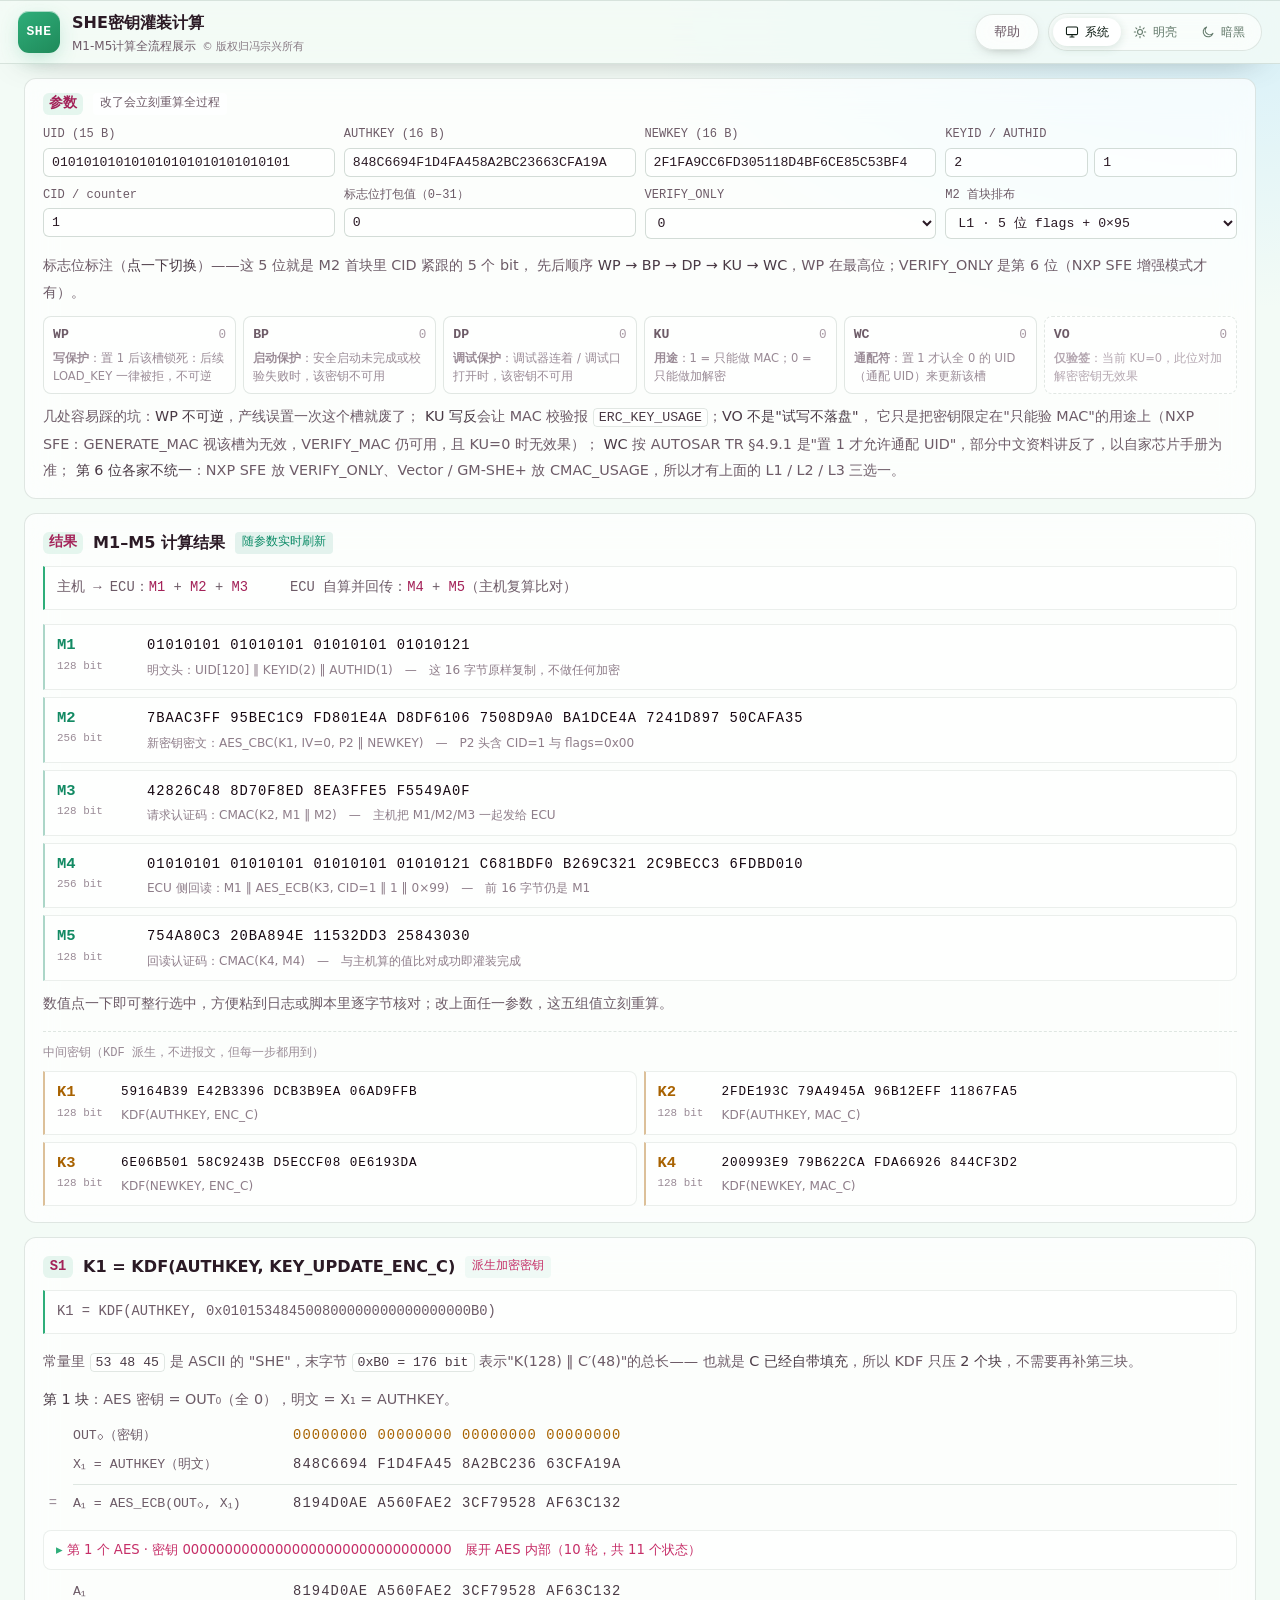
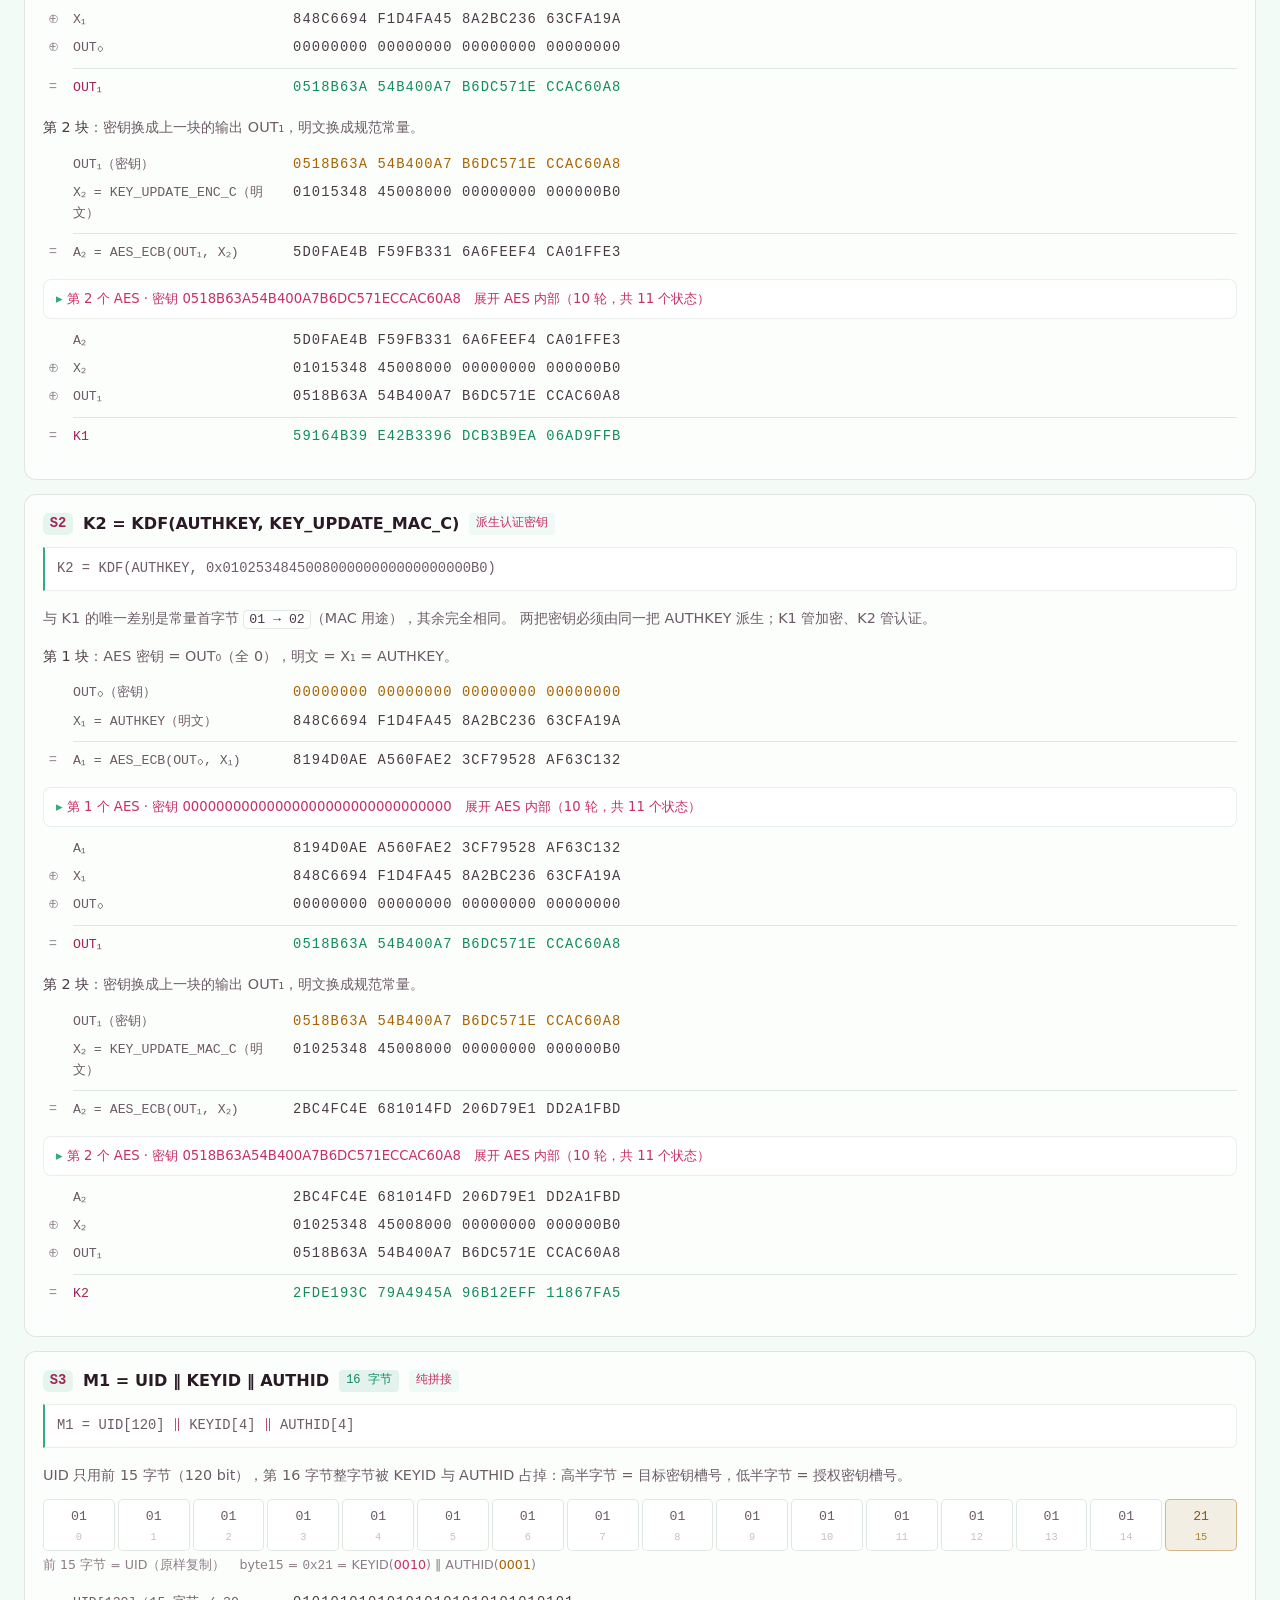
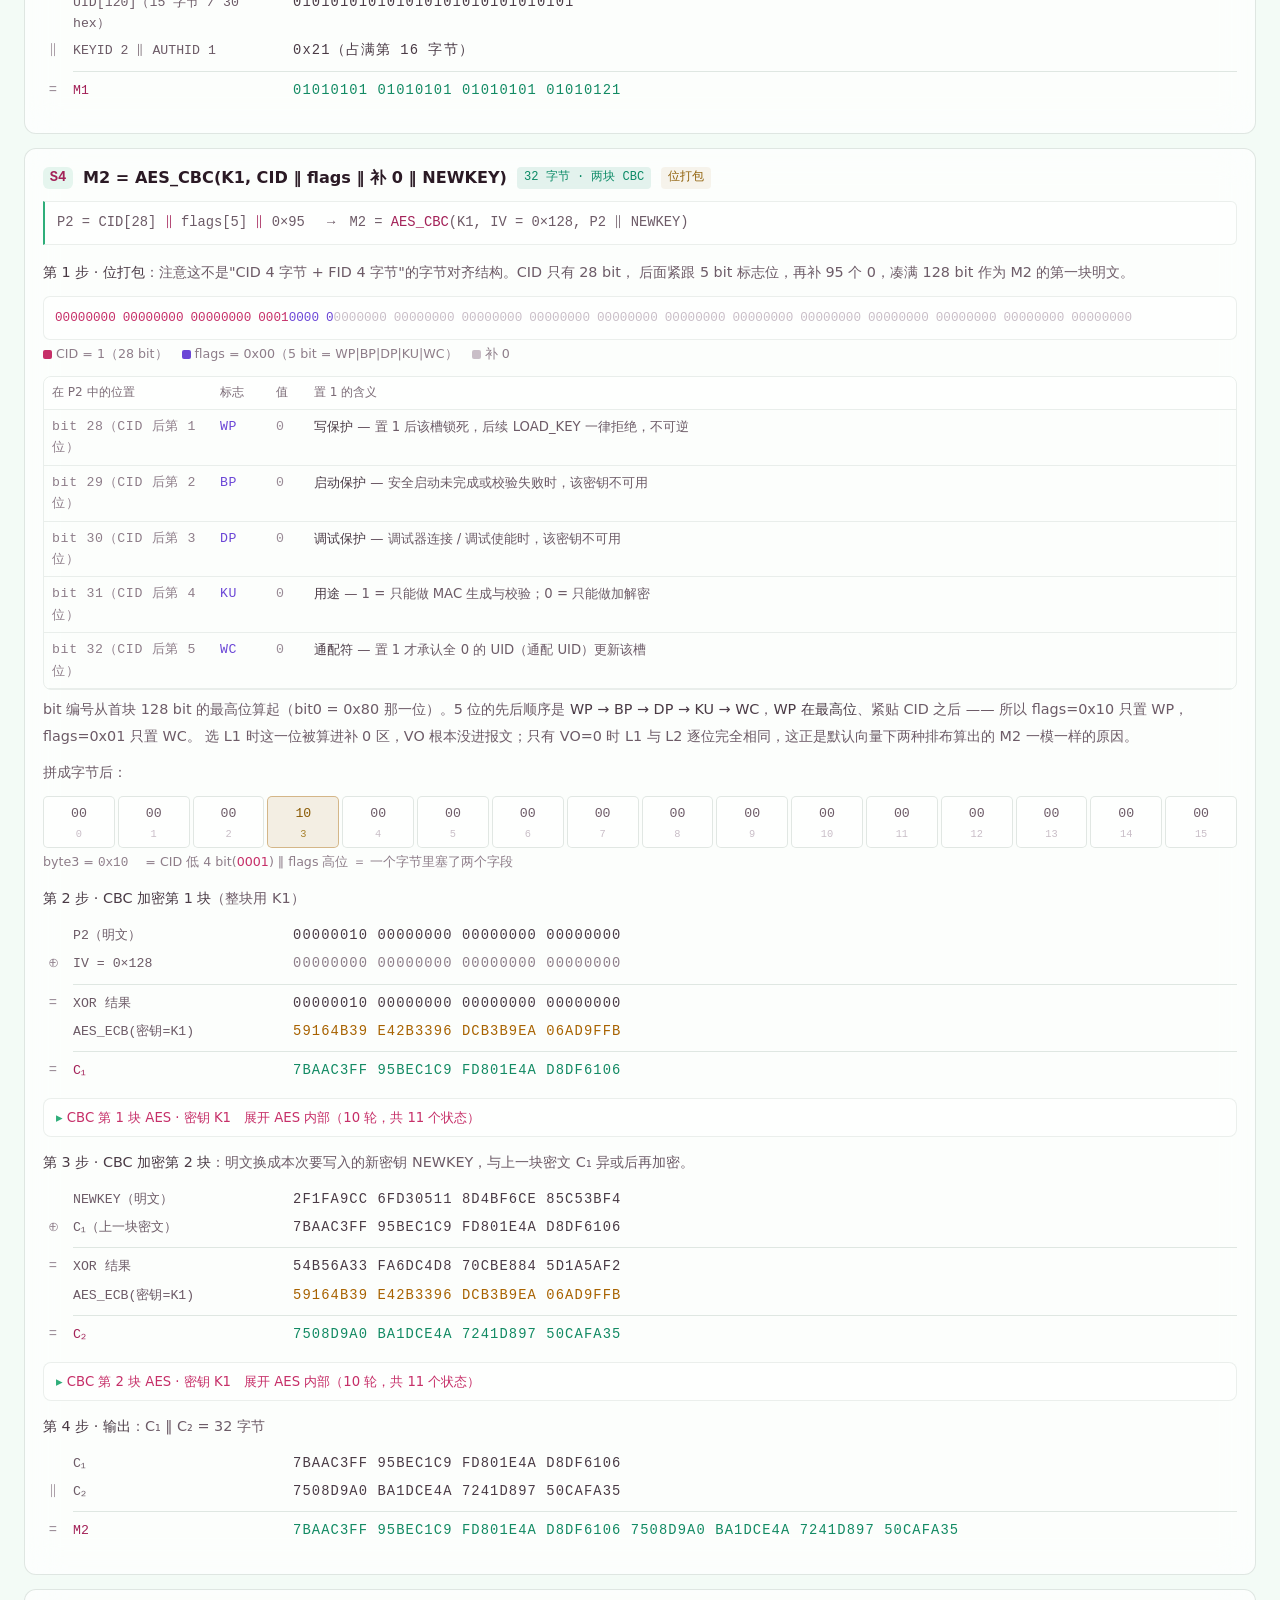
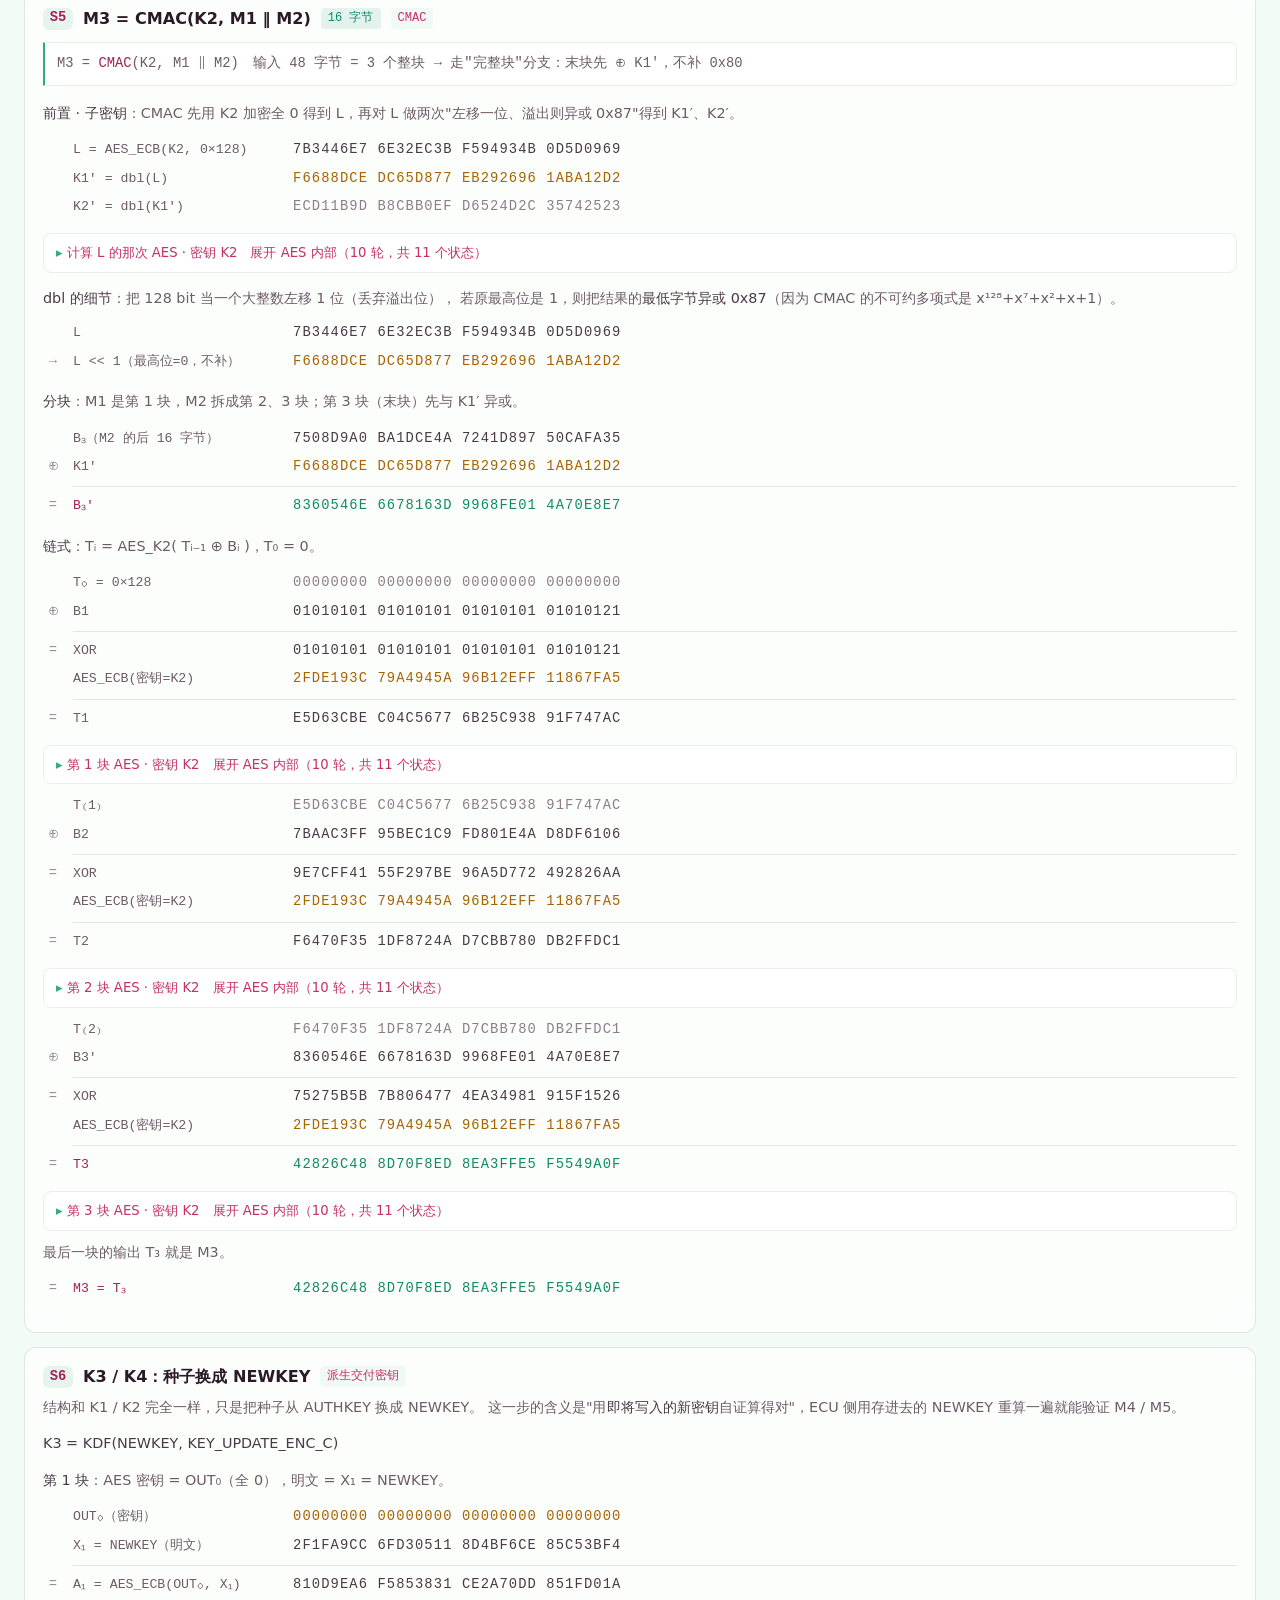
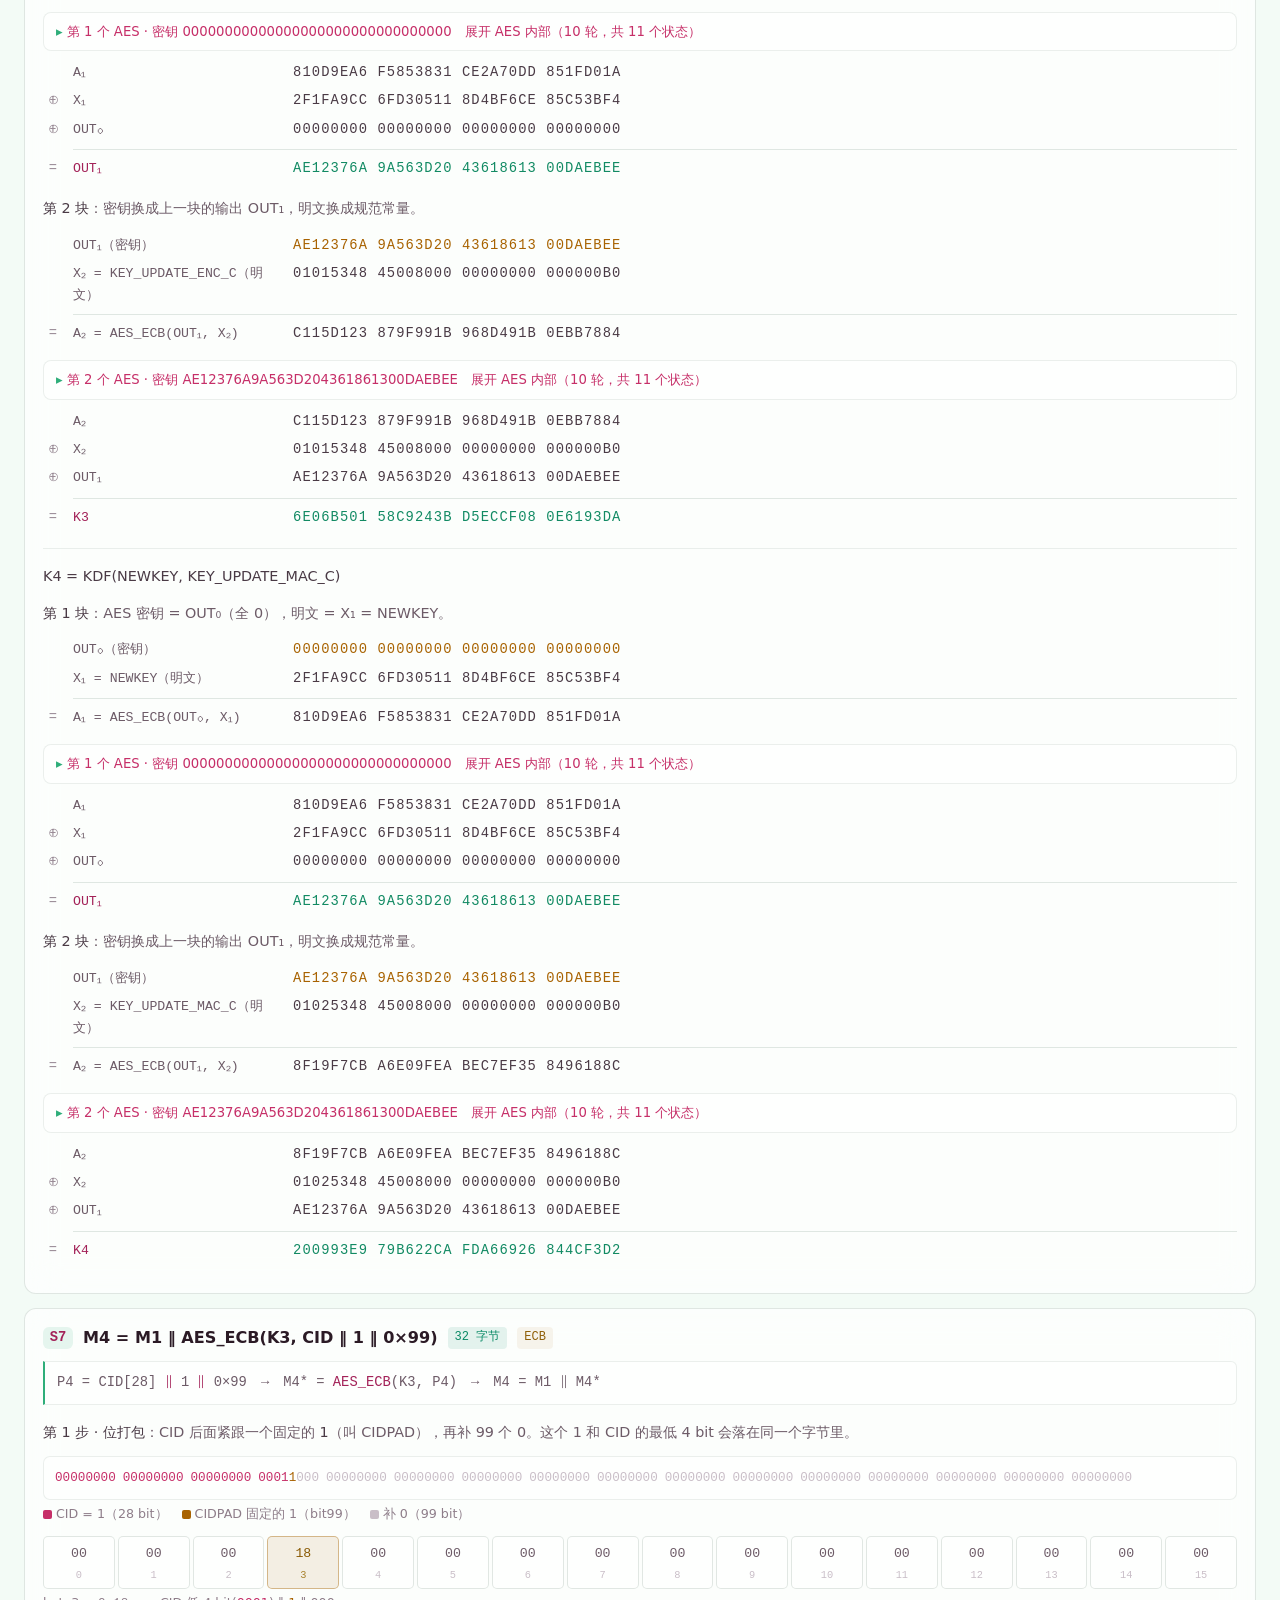
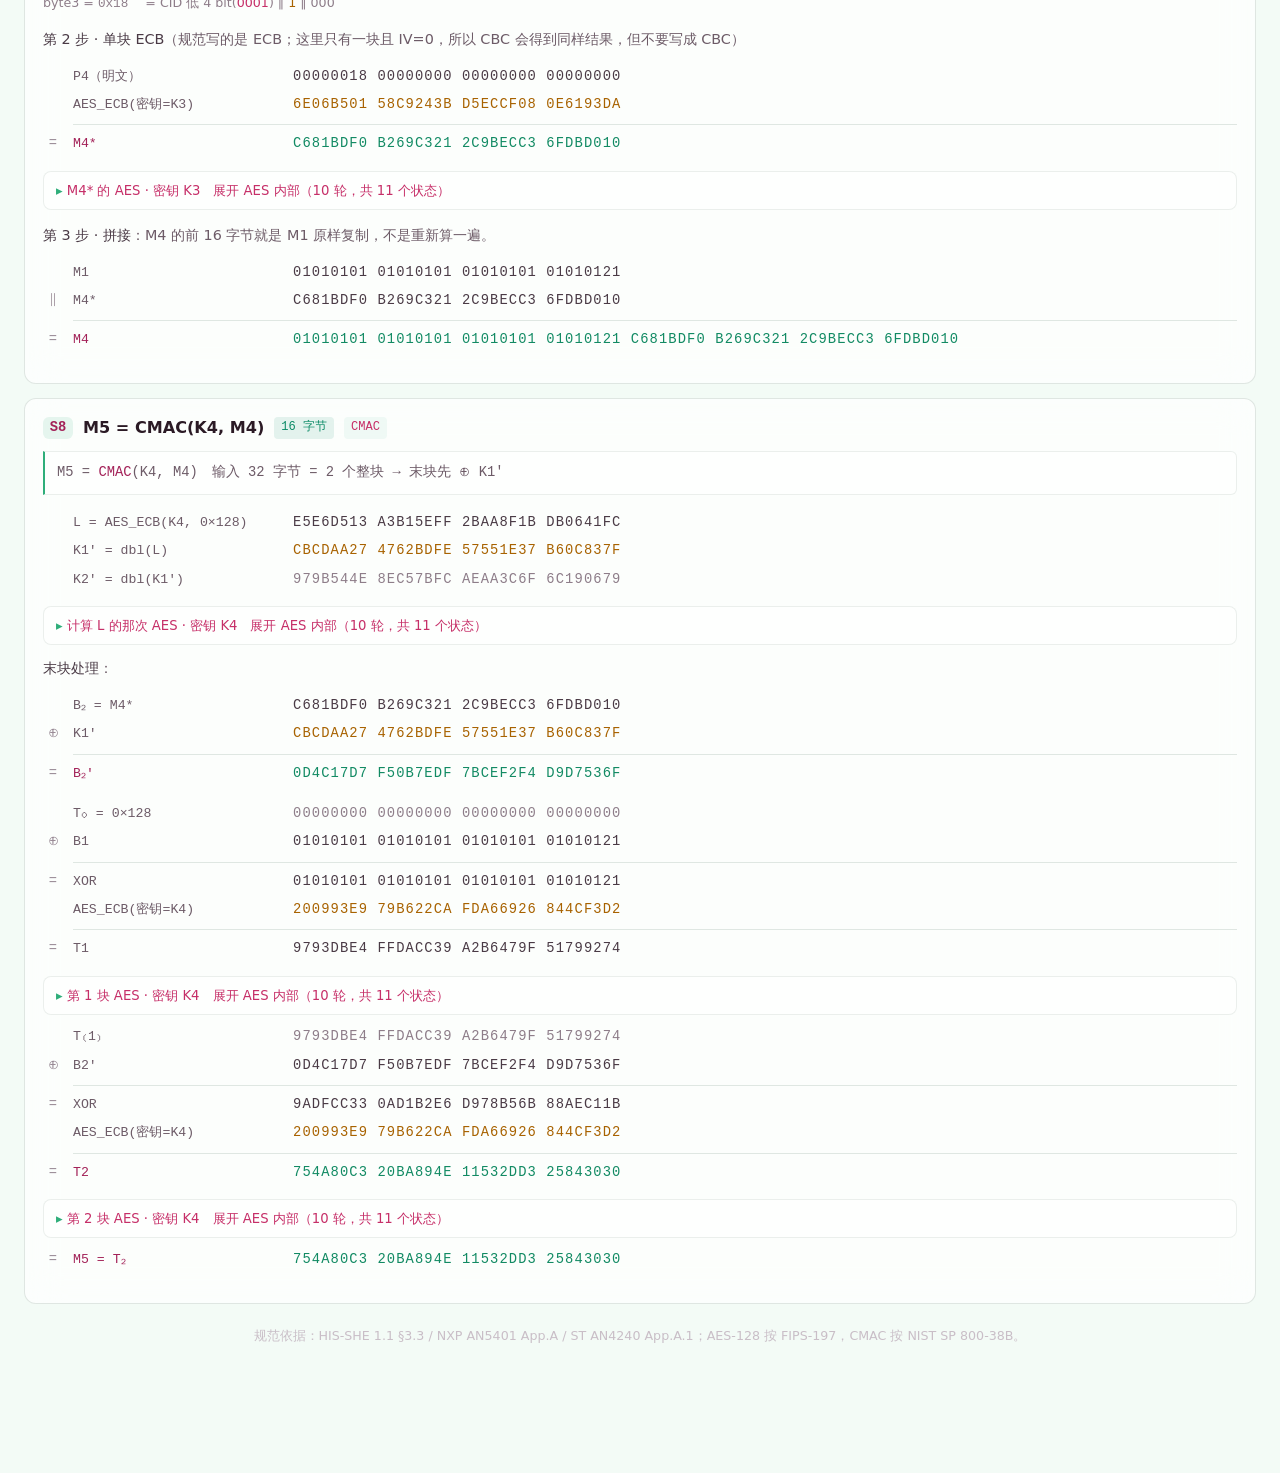
<file: SHECalculator/SHECalculator.html>
<!DOCTYPE html>
<html lang="zh-CN">
<head>
<meta charset="utf-8">
<meta name="viewport" content="width=device-width, initial-scale=1, maximum-scale=1, user-scalable=no, viewport-fit=cover">
<title>SHE密钥灌装计算</title>
<link rel="icon" href="data:image/svg+xml,%3Csvg%20xmlns%3D'http%3A%2F%2Fwww.w3.org%2F2000%2Fsvg'%20viewBox%3D'0%200%2032%2032'%3E%3Cdefs%3E%3ClinearGradient%20id%3D'g'%20x1%3D'0'%20y1%3D'0'%20x2%3D'1'%20y2%3D'1'%3E%3Cstop%20offset%3D'0'%20stop-color%3D'%234fd39a'%2F%3E%3Cstop%20offset%3D'1'%20stop-color%3D'%232f9e68'%2F%3E%3C%2FlinearGradient%3E%3C%2Fdefs%3E%3Crect%20x%3D'1'%20y%3D'1'%20width%3D'30'%20height%3D'30'%20rx%3D'8'%20fill%3D'url%28%23g%29'%2F%3E%3Ctext%20x%3D'16'%20y%3D'16'%20fill%3D'%23fff'%20font-family%3D'ui-monospace%2CConsolas%2Cmonospace'%20font-size%3D'10'%20font-weight%3D'700'%20text-anchor%3D'middle'%20dominant-baseline%3D'central'%20letter-spacing%3D'.3'%3ESHE%3C%2Ftext%3E%3C%2Fsvg%3E">
<script>
/* 主题：先把 data-theme 定下来，免得亮色系统里先闪一下黑底 */
(function(){
  var m='system';
  try{ m=localStorage.getItem('sheTraceTheme')||'system'; }catch(e){}
  var dark = m==='dark' || (m!=='light' && matchMedia('(prefers-color-scheme: dark)').matches);
  document.documentElement.setAttribute('data-theme', dark?'dark':'light');
  document.documentElement.setAttribute('data-mode', m);
})();
</script>
<style>
:root{
  /* 主题与字号总开关 */
  --fs:1.15;
  color-scheme:dark;
  --bg:#0e1116; --panel:#151a21; --sunken:#0b0e13; --panel2:#0f141b; --hover:#131a23;
  --btn:#1d2530; --btnh:#26313f;
  --line:#232a35; --line2:#1b222c; --line3:#2b3442; --line4:#3a4757;
  --tx:#e6e9ef; --tx-strong:#dfe5ee; --tx2:#c9d2e0; --tx3:#a8b3c4; --tx4:#9aa6b6;
  --dim:#8b96a8; --dim2:#7c8798; --dim3:#6f7c8e; --faint:#5f6b7c;
  --off:#4d586a; --off2:#4a5361; --ghost:#39424f; --iv:#8f9aab;
  --blue:#3d7eff; --blue2:#7db4ff; --blue3:#9fc7ff; --blue-fg:#cfe2ff;
  --blue-bg:#173a63; --blue-bg2:#12293f; --blue-bd:#2c5c94; --blue-bg3:#1c4a7d;
  --grn:#5fe0c0; --grn2:#2ec4a6; --grn-bg:#062420; --grn-bd:#2e6b5c; --grn-bg2:#0d3229; --grn-dim:#7fae9f;
  --amb:#f0a020; --amb2:#e0b44a; --amb-bd:#a07a18; --amb-bg:#231a06; --amb-bg2:#221a06; --amb3:#f0c040; --amb4:#8a6a18;
  --red:#ef8a80; --red-bg:#2a1113; --vio:#a78bfa;
}
:root[data-theme="light"]{
  color-scheme:light;
  --bg:#f3f6fb; --panel:#ffffff; --sunken:#f5f8fc; --panel2:#eef3fa; --hover:#e9eff8;
  --btn:#e8edf6; --btnh:#dbe3ef;
  --line:#d5deea; --line2:#e5ebf4; --line3:#ccd6e4; --line4:#b7c3d5;
  --tx:#101a28; --tx-strong:#0a1320; --tx2:#22303f; --tx3:#38485c; --tx4:#4f5f76;
  --dim:#5a6879; --dim2:#63728a; --dim3:#5f6e82; --faint:#59687e;
  --off:#8b98ab; --off2:#97a4b6; --ghost:#b3bfcf; --iv:#7d8a9c;
  --blue:#2563eb; --blue2:#1d4ed8; --blue3:#1e40af; --blue-fg:#0b3aa5;
  --blue-bg:#dce8ff; --blue-bg2:#e6efff; --blue-bd:#a9c6f2; --blue-bg3:#cfe0fb;
  --grn:#0a8f68; --grn2:#0b8a66; --grn-bg:#e1f6ef; --grn-bd:#86c9b4; --grn-bg2:#e8f8f2; --grn-dim:#2f8f74;
  --amb:#a86200; --amb2:#8f5f08; --amb-bd:#d8ae5e; --amb-bg:#fdf3dd; --amb-bg2:#fbf0d8; --amb3:#8a5a05; --amb4:#a9822e;
  --red:#c0392b; --red-bg:#fdecea; --vio:#6b46d6;
}
*{box-sizing:border-box}
body{margin:0;background:var(--bg);color:var(--tx);font-family:ui-sans-serif,system-ui,"Segoe UI","Microsoft YaHei",sans-serif;font-size:calc(14px * var(--fs));line-height:1.62}
/* 内容区铺满整个页面：不限宽、不居中，只留边距 */
.wrap{max-width:none;margin:0;padding:0 24px 120px}
@media(max-width:780px){.wrap{padding:0 14px 120px}}
h1{font-size:calc(20px * var(--fs));font-weight:600;margin:0 0 6px}
.sub{color:var(--dim);font-size:calc(13px * var(--fs));margin-bottom:18px;line-height:1.8}
code{background:var(--sunken);border:1px solid var(--line);border-radius:4px;padding:1px 5px;color:var(--tx2);font-family:ui-monospace,Consolas,monospace;font-size:calc(11.5px * var(--fs))}

/* 顶部工具条 */
button{background:var(--btn);border:1px solid var(--line3);color:var(--tx2);border-radius:7px;padding:6px 11px;font-size:calc(12px * var(--fs));cursor:pointer;font-family:inherit;white-space:nowrap}
button:hover{background:var(--btnh);border-color:var(--line4)}
button.primary{background:var(--blue-bg);border-color:var(--blue-bd);color:var(--blue-fg)}
button.primary:hover{background:var(--blue-bg3)}

/* 主题切换 */
.head{display:flex;align-items:center;justify-content:space-between;gap:14px;flex-wrap:nowrap;margin:0 0 6px}
/* 标题前的 SHE 圆角矩形徽标：与 AESToolbox / UDSToolbox 同款 */
.she-logo{
  width:42px; height:42px; flex:none; border-radius:11px;
  background:linear-gradient(145deg,#4fd39a,#2f9e68);
  color:#fff; font:700 13px/42px ui-monospace,Consolas,monospace;
  text-align:center; letter-spacing:.5px;
  box-shadow:0 6px 22px -6px rgba(79,201,148,.6), inset 0 1px 0 rgba(255,255,255,.35);
}
html[data-theme="light"] .she-logo{
  background:linear-gradient(145deg,#2fae7a,#1f8a5a);
  box-shadow:0 6px 22px -6px rgba(47,174,122,.45), inset 0 1px 0 rgba(255,255,255,.6);
}
.head-brand{display:flex;align-items:center;gap:13px;min-width:0;flex:0 1 auto} /* 徽标与标题成组 */
.head h1{margin:0}
.themebar{display:flex;align-items:center;gap:9px;flex:none}
.themebar .tl{font-size:calc(11px * var(--fs));color:var(--faint);font-family:ui-monospace,Consolas,monospace}
.seg{display:inline-flex;background:var(--btn);border:1px solid var(--line3);border-radius:9px;padding:2px;gap:2px}
.seg button{background:transparent;border:0;color:var(--dim);padding:4px 12px;border-radius:7px;font-size:calc(11.5px * var(--fs));line-height:1.5}
.seg button:hover{background:var(--btnh);color:var(--tx2);border-color:transparent}
.seg button.on{background:var(--blue-bg);color:var(--blue3);font-weight:600}

/* 卡片 */
.card{background:var(--panel);border:1px solid var(--line);border-radius:12px;padding:16px 18px;margin-bottom:14px}
.card.hd{padding:14px 18px}
.card h2{font-size:calc(14px * var(--fs));font-weight:600;margin:0 0 4px;color:var(--tx);display:flex;align-items:center;gap:10px;flex-wrap:wrap}
.card h2 .n{display:inline-flex;align-items:center;justify-content:center;min-width:30px;height:22px;padding:0 6px;border-radius:6px;background:var(--blue-bg);color:var(--blue3);font-family:ui-monospace,Consolas,monospace;font-size:calc(12px * var(--fs));font-weight:600}
.card h2 .tag{font-size:calc(10.5px * var(--fs));padding:1px 7px;border-radius:4px;background:var(--btn);color:var(--dim);font-weight:400;font-family:ui-monospace,Consolas,monospace}
.card h2 .tag.blue{background:var(--blue-bg2);color:var(--blue2)}
.card h2 .tag.grn{background:var(--grn-bg);color:var(--grn2)}
.card h2 .tag.amb{background:var(--amb-bg2);color:var(--amb2)}
.formula{font-family:ui-monospace,Consolas,monospace;font-size:calc(12px * var(--fs));color:var(--tx3);background:var(--sunken);border:1px solid var(--line2);border-left:2px solid var(--blue);border-radius:0 6px 6px 0;padding:8px 12px;margin:10px 0 14px;word-break:break-word;line-height:1.9}
.formula b{color:var(--blue3);font-weight:500}
.formula .w{color:var(--amb2)}
p.note{font-size:calc(12.5px * var(--fs));color:var(--dim);margin:0 0 10px;line-height:1.85}
p.note b{color:var(--tx2);font-weight:500}
p.note em{color:var(--amb2);font-style:normal}

/* XOR 阶梯 */
.ladder{font-family:ui-monospace,Consolas,monospace;font-size:calc(12px * var(--fs));margin:8px 0 12px}
.lrow{display:grid;grid-template-columns:20px 210px 1fr;gap:10px;align-items:baseline;padding:3px 0}
.lrow .op{color:var(--faint);text-align:center}
.lrow .lbl{color:var(--dim);font-size:calc(11.5px * var(--fs))}
.lrow .hx{color:var(--tx2);letter-spacing:.08em;word-break:break-all}
.lrow.res .lbl{color:var(--blue3)}
.lrow.res .hx{color:var(--grn);font-weight:500}
.lrow.k .hx{color:var(--amb)}
.lrow.p .hx{color:var(--tx2)}
.lrow.iv .hx{color:var(--iv)}
.lsep{height:1px;background:var(--line);margin:5px 0 5px 30px}

/* 字节格 */
.bytes{display:grid;grid-template-columns:repeat(16,1fr);gap:3px;margin:8px 0 4px}
.bytes .b{background:var(--sunken);border:1px solid var(--line);border-radius:5px;padding:6px 0 4px;text-align:center;font-family:ui-monospace,Consolas,monospace;font-size:calc(11.5px * var(--fs));color:var(--dim)}
.bytes .b i{display:block;font-style:normal;font-size:calc(9px * var(--fs));color:var(--ghost);margin-top:2px}
.bytes .b.hl{background:var(--amb-bg);border-color:var(--amb-bd);color:var(--amb3)}
.bytes .b.hl i{color:var(--amb4)}
.bytes .b.bl{background:var(--blue-bg2);border-color:var(--blue-bd);color:var(--blue3)}
.bytes .b.gn{background:var(--grn-bg2);border-color:var(--grn-bd);color:var(--grn)}
.legend{font-size:calc(11px * var(--fs));color:var(--dim3);margin:2px 0 12px;display:flex;gap:14px;flex-wrap:wrap}
.legend i{display:inline-block;width:9px;height:9px;border-radius:2px;margin-right:4px;vertical-align:middle}

/* 位串 */
.bits{font-family:ui-monospace,Consolas,monospace;font-size:calc(11px * var(--fs));line-height:1.9;background:var(--sunken);border:1px solid var(--line2);border-radius:7px;padding:9px 11px;margin:8px 0 4px;word-break:break-all}
.bits i{font-style:normal;color:var(--ghost)}
.bits i.g1{color:var(--blue2)}
.bits i.g2{color:var(--vio)}
.bits i.g3{color:var(--amb)}
.bits i.g4{color:var(--grn)}
.bits i.sp{padding-left:7px}

/* AES 展开 */
details.aes{margin:10px 0 4px;border:1px solid var(--line2);border-radius:8px;background:var(--panel2);overflow:hidden}
details.aes>summary{cursor:pointer;font-size:calc(11.5px * var(--fs));color:var(--blue2);padding:8px 12px;list-style:none;user-select:none}
details.aes>summary::-webkit-details-marker{display:none}
details.aes>summary:before{content:"▸ ";color:var(--blue)}
details.aes[open]>summary:before{content:"▾ "}
details.aes>summary:hover{background:var(--hover)}
.aesbody{padding:4px 12px 12px;border-top:1px solid var(--line2)}
.round{margin:8px 0}
.rh{font-size:calc(10.5px * var(--fs));color:var(--dim3);font-family:ui-monospace,Consolas,monospace;margin-bottom:3px}
.rr{display:grid;grid-template-columns:44px 1fr;gap:8px;font-family:ui-monospace,Consolas,monospace;font-size:calc(11px * var(--fs));line-height:1.85}
.rr .k{color:var(--faint)}
.rr .v{color:var(--tx3);letter-spacing:.06em}
.rr.ark .v{color:var(--grn)}
.rr.rk .v{color:var(--amb)}

/* 表 */
table{width:100%;border-collapse:collapse;font-size:calc(11.5px * var(--fs))}
th,td{padding:6px 8px;text-align:left;border-bottom:1px solid var(--line2);vertical-align:top}
th{color:var(--dim2);font-weight:500;font-size:calc(10.5px * var(--fs));background:var(--panel2)}
td.mono,th.mono{font-family:ui-monospace,Consolas,monospace;letter-spacing:.05em}
td.hit{color:var(--grn)}
td.no{color:var(--red)}
.tblwrap{border:1px solid var(--line2);border-radius:8px;overflow:auto}
.ok{display:inline-block;font-size:calc(10px * var(--fs));padding:1px 6px;border-radius:4px;background:var(--grn-bg);color:var(--grn2);font-family:ui-monospace,Consolas,monospace;white-space:nowrap}
.bad{display:inline-block;font-size:calc(10px * var(--fs));padding:1px 6px;border-radius:4px;background:var(--red-bg);color:var(--red);font-family:ui-monospace,Consolas,monospace;white-space:nowrap}

/* 结果总览 */
.resrow{display:grid;grid-template-columns:78px 1fr;gap:12px;align-items:start;background:var(--sunken);border:1px solid var(--line2);border-left:2px solid var(--grn-bd);border-radius:0 8px 8px 0;padding:9px 12px;margin-bottom:7px}
.resrow .rnm{font-family:ui-monospace,Consolas,monospace;font-size:calc(13.5px * var(--fs));font-weight:600;color:var(--grn);line-height:1.5}
.resrow .rnm span{display:block;font-weight:400;font-size:calc(9.5px * var(--fs));color:var(--faint);letter-spacing:0}
.resrow .rv{font-family:ui-monospace,Consolas,monospace;font-size:calc(12px * var(--fs));color:var(--tx-strong);letter-spacing:.07em;word-break:break-all;line-height:1.7;user-select:all}
.resrow .rf{font-size:calc(10.5px * var(--fs));color:var(--dim3);margin-top:3px;line-height:1.6}
.resrow .rf b{color:var(--tx4);font-weight:400}
.resrow.k{border-left-color:var(--amb-bd)}
.resrow.k .rnm{color:var(--amb)}
.rlab{font-size:calc(10.5px * var(--fs));color:var(--faint);font-family:ui-monospace,Consolas,monospace;margin:14px 0 8px;padding-top:12px;border-top:1px dashed var(--line)}
.resmini{display:grid;grid-template-columns:1fr 1fr;gap:7px}
.resmini .resrow{grid-template-columns:52px 1fr;margin:0}
.resmini .rv{font-size:calc(11px * var(--fs))}

/* 标志位芯片 */
.flags{display:grid;grid-template-columns:repeat(6,1fr);gap:7px;margin-top:11px}
.fchip{background:var(--sunken);border:1px solid var(--line);border-radius:8px;padding:7px 9px 8px;cursor:pointer;user-select:none}
.fchip:hover{border-color:var(--line4)}
.fchip .fh{display:flex;align-items:baseline;justify-content:space-between;gap:6px}
.fchip .fn{font-family:ui-monospace,Consolas,monospace;font-size:calc(11.5px * var(--fs));font-weight:600;color:var(--dim)}
.fchip .fv{font-family:ui-monospace,Consolas,monospace;font-size:calc(11px * var(--fs));color:var(--off)}
.fchip .fd{font-size:calc(10px * var(--fs));color:var(--faint);line-height:1.55;margin-top:4px}
.fchip.on{background:var(--grn-bg);border-color:var(--grn-bd)}
.fchip.on .fn,.fchip.on .fv{color:var(--grn)}
.fchip.on .fd{color:var(--grn-dim)}
.fchip.mute .fd{color:var(--off2)}
.fchip.vo{border-style:dashed}

/* 参数 */
.grid{display:grid;gap:9px}
.g4{grid-template-columns:repeat(4,1fr)}
.g6{grid-template-columns:repeat(6,1fr)}
label{display:block;font-size:calc(10.5px * var(--fs));color:var(--dim);margin-bottom:3px;font-family:ui-monospace,Consolas,monospace}
input[type=text],input[type=number],select{background:var(--sunken);border:1px solid var(--line3);color:var(--tx);border-radius:6px;padding:6px 8px;width:100%;font-family:ui-monospace,Consolas,monospace;font-size:calc(11.5px * var(--fs))}
input:focus,select:focus{outline:none;border-color:var(--blue)}

/* 纯文本导出 */

@media(max-width:900px){.g4,.g6{grid-template-columns:1fr 1fr}.lrow{grid-template-columns:18px 130px 1fr}.bytes{grid-template-columns:repeat(8,1fr)}.resmini{grid-template-columns:1fr}.flags{grid-template-columns:repeat(3,1fr)}}

/* ================= CANUpdater 风格皮肤（仅配色 / 质感，不改布局） ================= */
:root{
  --bg:#06110c; --panel:rgba(255,255,255,.055); --sunken:rgba(0,0,0,.28);
  --panel2:rgba(255,255,255,.04); --hover:rgba(255,255,255,.075);
  --btn:rgba(255,255,255,.06); --btnh:rgba(255,255,255,.10);
  --line:rgba(255,255,255,.11); --line2:rgba(255,255,255,.07);
  --line3:rgba(255,255,255,.15); --line4:rgba(79,201,148,.38);
  --tx:#f4f2f7; --tx-strong:#ffffff; --tx2:#ded8e4; --tx3:#b9b1c2; --tx4:#a79fb4;
  --dim:#a79fb4; --dim2:#8e8499; --dim3:#7b7288; --faint:#6d6478;
  --off:#5d5568; --off2:#544c60; --ghost:#443c4d; --iv:#8e8499;
  --blue:#4fd39a; --blue2:#7fe0b2; --blue3:#bdf5d5; --blue-fg:#ddf7e8;
  --blue-bg:rgba(79,201,148,.16); --blue-bg2:rgba(79,201,148,.09);
  --blue-bd:rgba(79,201,148,.42); --blue-bg3:rgba(79,201,148,.24);
  --grn:#4ad9a4; --grn2:#2ec4a6; --grn-bg:rgba(74,217,164,.10);
  --grn-bd:rgba(74,217,164,.38); --grn-bg2:rgba(74,217,164,.14); --grn-dim:#7fae9f;
  --amb:#ffc46b; --amb2:#ffb454; --amb-bd:rgba(255,196,107,.40);
  --amb-bg:rgba(255,196,107,.10); --amb-bg2:rgba(255,196,107,.07);
  --amb3:#ffd89b; --amb4:#a07a18;
  --red:#ff7387; --red-bg:rgba(255,115,135,.12); --vio:#5fd6c4;
}
:root[data-theme="light"]{
  --bg:#f3fbf6; --panel:rgba(255,255,255,.72); --sunken:rgba(255,255,255,.62);
  --panel2:rgba(255,255,255,.58); --hover:rgba(255,255,255,.90);
  --btn:rgba(255,255,255,.72); --btnh:rgba(255,255,255,.92);
  --line:rgba(18,60,36,.12); --line2:rgba(18,60,36,.08);
  --line3:rgba(18,60,36,.18); --line4:rgba(47,174,122,.40);
  --tx:#2b1a25; --tx-strong:#150610; --tx2:#4a3a45; --tx3:#6d5b67; --tx4:#8e7d89;
  --dim:#6d5b67; --dim2:#7b6b76; --dim3:#8e7d89; --faint:#9a8b96;
  --off:#a89aa4; --off2:#b5a8b1; --ghost:#c9bec7; --iv:#8e7d89;
  --blue:#2fae7a; --blue2:#c62f68; --blue3:#a32258; --blue-fg:#8f1a4a;
  --blue-bg:rgba(47,174,122,.11); --blue-bg2:rgba(47,174,122,.06);
  --blue-bd:rgba(47,174,122,.35); --blue-bg3:rgba(47,174,122,.17);
  --grn:#128a63; --grn2:#0b8a66; --grn-bg:rgba(18,138,99,.10);
  --grn-bd:rgba(18,138,99,.35); --grn-bg2:rgba(18,138,99,.13); --grn-dim:#2f8f74;
  --amb:#a86200; --amb2:#8f5f08; --amb-bd:rgba(168,98,0,.40);
  --amb-bg:rgba(168,98,0,.10); --amb-bg2:rgba(168,98,0,.07);
  --amb3:#8a5a05; --amb4:#a9822e;
  --red:#d62f4f; --red-bg:rgba(214,47,79,.10); --vio:#6b46d6;
}
body{
  background:
    radial-gradient(1100px 560px at 10% -8%, rgba(58,220,145,.30), transparent 62%),
    radial-gradient(900px 500px at 94% 0%, rgba(45,190,185,.26), transparent 62%),
    var(--bg);
  background-attachment:fixed;
}
:root[data-theme="light"] body{
  background:
    radial-gradient(1100px 560px at 10% -8%, rgba(120,220,165,.42), transparent 62%),
    radial-gradient(900px 500px at 94% 0%, rgba(150,215,255,.32), transparent 62%),
    var(--bg);
}
.card{
  -webkit-backdrop-filter:blur(18px) saturate(1.25);
  backdrop-filter:blur(18px) saturate(1.25);
}

/* ===== DBC 风格标题栏：全宽玻璃条 + logo/标题块并排（参考 UDS） ===== */
.head{
  height:64px; padding:0 18px; margin:0 -24px 14px;
  flex-wrap:nowrap;
  background:color-mix(in srgb, var(--bg) 82%, transparent);
  border:1px solid var(--line); border-left:0; border-right:0; border-radius:0;
  -webkit-backdrop-filter:blur(18px) saturate(1.25); backdrop-filter:blur(18px) saturate(1.25);
  box-shadow:0 12px 34px -26px rgba(0,0,0,.75);
}
@media(max-width:780px){.head{margin-left:-14px;margin-right:-14px}}
.head-brand{gap:12px}
.head h1{font-size:16px;font-weight:600;white-space:nowrap;flex:none}
.she-logo{
  width:42px;height:42px;flex:none;border-radius:11px;
  background:linear-gradient(145deg,#4fd39a,#2f9e68);
  color:#fff;font:700 13px/42px ui-monospace,Consolas,monospace;text-align:center;letter-spacing:.5px;
  box-shadow:0 6px 22px -6px rgba(79,201,148,.60), inset 0 1px 0 rgba(255,255,255,.35);
}
html[data-theme="light"] .she-logo{background:linear-gradient(145deg,#2fae7a,#1f8a5a);box-shadow:0 6px 22px -6px rgba(47,174,122,.45), inset 0 1px 0 rgba(255,255,255,.6)}
/* 主标题一行，副标题紧贴其下单行显示 */
.head-title-block{display:flex;flex-direction:column;justify-content:center;gap:2px;min-width:0;overflow:hidden}
.head .sub{margin:0;font-size:12px;color:var(--dim);white-space:nowrap;overflow:hidden;text-overflow:ellipsis;line-height:1.35}
.head .sub .cr{font-size:10.5px;color:var(--dim);opacity:.8;margin-left:6px}
/* 窄屏保持标题栏单行：副标题优先隐藏 */
@media(max-width:900px){.head .sub{display:none}}
@media(max-width:640px){.head{padding:0 12px}}
@media(max-width:420px){.head h1{font-size:14px}}
</style>
</head>
<body>
<div class="wrap">

<div class="head">
  <div class="head-brand">
    <div class="she-logo" aria-hidden="true">SHE</div>
    <div class="head-title-block">
      <h1>SHE密钥灌装计算</h1>
      <div class="sub">M1-M5计算全流程展示<span class="cr">© 版权归冯宗兴所有</span></div>
    </div>
  </div>
  <div class="themebar">
    <div class="seg" id="segTheme">
      <button type="button" data-mode="system">随系统</button>
      <button type="button" data-mode="light">明亮</button>
      <button type="button" data-mode="dark">暗黑</button>
    </div>
  </div>
</div>

<!-- 参数 -->
<div class="card hd">
  <h2><span class="n">参数</span><span class="tag">改了会立刻重算全过程</span></h2>
  <div class="grid g4" style="margin-top:10px">
    <div><label>UID (15 B)</label><input id="p_uid" type="text"></div>
    <div><label>AUTHKEY (16 B)</label><input id="p_auth" type="text"></div>
    <div><label>NEWKEY (16 B)</label><input id="p_new" type="text"></div>
    <div><label>KEYID / AUTHID</label>
      <div style="display:flex;gap:6px"><input id="p_kid" type="number" min="0" max="15"><input id="p_aid" type="number" min="0" max="15"></div>
    </div>
  </div>
  <div class="grid g4" style="margin-top:9px">
    <div><label>CID / counter</label><input id="p_cid" type="number" min="0"></div>
    <div><label>标志位打包值（0–31）</label><input id="p_flags" type="number" min="0" max="31"></div>
    <div><label>VERIFY_ONLY</label><select id="p_vo"><option value="0">0</option><option value="1">1</option></select></div>
    <div><label>M2 首块排布</label>
      <select id="p_layout">
        <option value="L1">L1 · 5 位 flags + 0×95</option>
        <option value="L2">L2 · 6 位，VO 在末尾</option>
        <option value="L3">L3 · 6 位，VO 在最高位</option>
      </select>
    </div>
  </div>
  <div id="flagsBody"></div>
</div>

<!-- 结果总览 -->
<div class="card" id="results">
  <h2><span class="n">结果</span>M1–M5 计算结果<span class="tag grn">随参数实时刷新</span></h2>
  <div id="resBody"></div>
</div>

<!-- 步骤容器 -->
<div id="steps"></div>

<div style="text-align:center;color:var(--ghost);font-size:calc(11px * var(--fs));margin-top:22px">
  规范依据：HIS-SHE 1.1 §3.3 / NXP AN5401 App.A / ST AN4240 App.A.1；AES-128 按 FIPS-197，CMAC 按 NIST SP 800-38B。
</div>

</div>

<script>
(function(){
'use strict';

/* ================== AES-128 基础（FIPS-197） ================== */
function gmul(a,b){let p=0;for(let i=0;i<8;i++){if(b&1)p^=a;const hi=a&0x80;a=(a<<1)&0xff;if(hi)a^=0x1b;b>>=1;}return p;}
function ginv(a){if(a===0)return 0;for(let x=1;x<256;x++)if(gmul(a,x)===1)return x;return 0;}
function rotl8(x,n){return ((x<<n)|(x>>(8-n)))&0xff;}
const SBOX=new Uint8Array(256);
for(let i=0;i<256;i++){const b=ginv(i);SBOX[i]=(b^rotl8(b,1)^rotl8(b,2)^rotl8(b,3)^rotl8(b,4)^0x63)&0xff;}
const RCON=[0x01,0x02,0x04,0x08,0x10,0x20,0x40,0x80,0x1b,0x36];

function expandKey(key){
  const w=[];
  for(let i=0;i<4;i++)w.push([key[4*i],key[4*i+1],key[4*i+2],key[4*i+3]]);
  for(let i=4;i<44;i++){
    let t=w[i-1].slice();
    if(i%4===0){ t=[SBOX[t[1]],SBOX[t[2]],SBOX[t[3]],SBOX[t[0]]]; t[0]^=RCON[(i/4)-1]; }
    w.push([w[i-4][0]^t[0],w[i-4][1]^t[1],w[i-4][2]^t[2],w[i-4][3]^t[3]]);
  }
  const rk=[];
  for(let r=0;r<11;r++){
    const k=new Uint8Array(16);
    for(let c=0;c<4;c++)for(let rr=0;rr<4;rr++)k[4*c+rr]=w[4*r+c][rr];
    rk.push(k);
  }
  return rk;
}

/* 带完整轨迹的加密：记录每轮的 SubBytes / ShiftRows / MixColumns / AddRoundKey 状态 */
function traceEncrypt(rk,input){
  const rounds=[];
  let s=new Uint8Array(16);
  for(let i=0;i<16;i++)s[i]=input[i]^rk[0][i];
  rounds.push({r:0,ark:s.slice()});
  for(let r=1;r<=10;r++){
    const sb=new Uint8Array(16);
    for(let i=0;i<16;i++)sb[i]=SBOX[s[i]];
    const sr=sb.slice();
    for(let row=1;row<4;row++)for(let col=0;col<4;col++)sr[row+4*col]=sb[row+4*((col+row)%4)];
    let mc=null;
    if(r!==10){
      mc=new Uint8Array(16);
      for(let c=0;c<4;c++){
        const a0=sr[0+4*c],a1=sr[1+4*c],a2=sr[2+4*c],a3=sr[3+4*c];
        mc[0+4*c]=gmul(a0,2)^gmul(a1,3)^a2^a3;
        mc[1+4*c]=a0^gmul(a1,2)^gmul(a2,3)^a3;
        mc[2+4*c]=a0^a1^gmul(a2,2)^gmul(a3,3);
        mc[3+4*c]=gmul(a0,3)^a1^a2^gmul(a3,2);
      }
    }
    const pre=mc||sr;
    const ark=new Uint8Array(16);
    for(let i=0;i<16;i++)ark[i]=pre[i]^rk[r][i];
    rounds.push({r,sb,sr,mc,ark});
    s=ark;
  }
  return {rounds,out:s,input:new Uint8Array(input)};
}
const Z16=new Uint8Array(16);
function xor2(a,b){const o=new Uint8Array(16);for(let i=0;i<16;i++)o[i]=a[i]^b[i];return o;}
function xor3(a,b,c){const o=new Uint8Array(16);for(let i=0;i<16;i++)o[i]=a[i]^b[i]^c[i];return o;}
function cat(a,b){const o=new Uint8Array(a.length+b.length);o.set(a,0);o.set(b,a.length);return o;}
function dbl(b){
  const out=new Uint8Array(16); let carry=0;
  for(let i=15;i>=0;i--){const v=(b[i]<<1)|carry;out[i]=v&0xff;carry=(v>>8)&1;}
  if(b[0]&0x80)out[15]^=0x87;
  return out;
}

/* ---- KDF：AES-MP(K‖C)，两块 ---- */
function kdfTrace(K,C,labelK,labelC){
  const steps=[]; let h=Z16.slice();
  const xs=[[labelK,K],[labelC,C]];
  for(let i=0;i<2;i++){
    const t=traceEncrypt(expandKey(h),xs[i][1]);
    const out=xor3(t.out,xs[i][1],h);
    steps.push({key:h.slice(),x:xs[i][1],label:xs[i][0],aes:t,out});
    h=out;
  }
  return {steps,out:h};
}

/* ---- CBC 加密（整块）---- */
function cbcTrace(K,data,iv){
  const rk=expandKey(K); const blocks=[]; let prev=iv.slice();
  const all=new Uint8Array(data.length);
  for(let i=0;i<data.length;i+=16){
    const plain=data.slice(i,i+16);
    const xored=xor2(plain,prev);
    const t=traceEncrypt(rk,xored);
    blocks.push({plain,prev:prev.slice(),xored,aes:t,out:t.out});
    all.set(t.out,i);
    prev=t.out;
  }
  return {blocks,out:all};
}

/* ---- CMAC（NIST SP 800-38B）---- */
function cmacTrace(K,msg){
  const rk=expandKey(K);
  const t0=traceEncrypt(rk,Z16);          // L = AES_K(0)
  const L=t0.out;
  const sub1=dbl(L), sub2=dbl(sub1);
  const n=Math.max(1,Math.ceil(msg.length/16));
  const complete=msg.length>0&&msg.length%16===0;
  const raw=[];
  for(let i=0;i<n;i++){const b=new Uint8Array(16);b.set(msg.slice(i*16,(i+1)*16));raw.push(b);}
  const lastIdx=n-1;
  const lastUsed=xor2(raw[lastIdx],complete?sub1:sub2);
  let x=Z16.slice(); const chain=[];
  for(let i=0;i<n;i++){
    const blk=(i===lastIdx)?lastUsed:raw[i];
    const xored=xor2(x,blk);
    const t=traceEncrypt(rk,xored);
    chain.push({i,blk,prev:x.slice(),xored,aes:t,out:t.out});
    x=t.out;
  }
  return {L,t0,sub1,sub2,n,complete,raw,lastUsed,chain,out:x};
}

/* ---- 位打包 ---- */
function bitsToBytes(bits){const o=new Uint8Array(bits.length/8);for(let i=0;i<o.length;i++)o[i]=parseInt(bits.slice(i*8,i*8+8),2);return o;}
function buildM2Bits(cid,flags,vo,layout){
  const c=(cid>>>0).toString(2).padStart(28,'0');
  const f=(flags&0x1F).toString(2).padStart(5,'0');
  const v=vo?'1':'0';
  if(layout==='L3') return c+v+f+'0'.repeat(94);
  if(layout==='L2') return c+f+v+'0'.repeat(94);
  return c+f+'0'.repeat(95);
}
function buildP4Bits(cid){return (cid>>>0).toString(2).padStart(28,'0')+'1'+'0'.repeat(99);}
function buildM1(uid,kid,aid){
  const m=new Uint8Array(16); m.set(uid.slice(0,15),0);
  m[15]=((kid&0x0F)<<4)|(aid&0x0F);
  return m;
}

/* ---- 全流程 ---- */
function runAll(p){
  const m1=buildM1(p.uid,p.kid,p.aid);
  const K1=kdfTrace(p.auth,C_ENC,'X₁ = AUTHKEY','X₂ = KEY_UPDATE_ENC_C');
  const K2=kdfTrace(p.auth,C_MAC,'X₁ = AUTHKEY','X₂ = KEY_UPDATE_MAC_C');
  const p2bits=buildM2Bits(p.cid,p.flags,p.vo,p.layout);
  const p2=bitsToBytes(p2bits);
  const m2=cbcTrace(K1.out,cat(p2,p.newk),Z16);
  const m3=cmacTrace(K2.out,cat(m1,m2.out));
  const K3=kdfTrace(p.newk,C_ENC,'X₁ = NEWKEY','X₂ = KEY_UPDATE_ENC_C');
  const K4=kdfTrace(p.newk,C_MAC,'X₁ = NEWKEY','X₂ = KEY_UPDATE_MAC_C');
  const p4bits=buildP4Bits(p.cid);
  const p4=bitsToBytes(p4bits);
  const m4star=traceEncrypt(expandKey(K3.out),p4);
  const m4=cat(m1,m4star.out);
  const m5=cmacTrace(K4.out,m4);
  return {m1,K1,K2,p2bits,p2,m2,m3,K3,K4,p4bits,p4,m4star,m4,m5,
          vals:{K1:K1.out,K2:K2.out,K3:K3.out,K4:K4.out,M1:m1,M2:m2.out,M3:m3.out,M4:m4,M5:m5.out}};
}
/* === ENGINE END === */

/* ================== 常量与向量 ================== */
const C_ENC=hex2b('010153484500800000000000000000B0');
const C_MAC=hex2b('010253484500800000000000000000B0');
function hex2b(s){s=String(s||'').replace(/[^0-9a-fA-F]/g,'');if(s.length%2)s='0'+s;const o=new Uint8Array(s.length/2);for(let i=0;i<o.length;i++)o[i]=parseInt(s.substr(i*2,2),16);return o;}
function H(b){let s='';for(let i=0;i<b.length;i++)s+=b[i].toString(16).toUpperCase().padStart(2,'0');return s;}
function G4(b){const s=H(b),g=[];for(let i=0;i<s.length;i+=8)g.push(s.slice(i,i+8));return g.join(' ');}

const VEC={
  uid:'010101010101010101010101010101',
  auth:'848C6694F1D4FA458A2BC23663CFA19A',
  newk:'2F1FA9CC6FD305118D4BF6CE85C53BF4',
  kid:2,aid:1,cid:1,flags:0,vo:0,layout:'L1'
};
const EXPECT={
  K1:'59164B39E42B3396DCB3B9EA06AD9FFB',
  K2:'2FDE193C79A4945A96B12EFF11867FA5',
  K3:'6E06B50158C9243BD5ECCF080E6193DA',
  K4:'200993E979B622CAFDA66926844CF3D2',
  M1:'01010101010101010101010101010121',
  M2:'7BAAC3FF95BEC1C9FD801E4AD8DF61067508D9A0BA1DCE4A7241D89750CAFA35',
  M3:'42826C488D70F8ED8EA3FFE5F5549A0F',
  M4:'01010101010101010101010101010121C681BDF0B269C3212C9BECC36FDBD010',
  M5:'754A80C320BA894E11532DD325843030'
};

/* ================== 渲染工具 ================== */
const $=s=>document.querySelector(s);
const esc=s=>String(s).replace(/&/g,'&amp;').replace(/</g,'&lt;').replace(/>/g,'&gt;');

function ladder(rows){
  return '<div class="ladder">'+rows.map(r=>{
    if(r==='sep') return '<div class="lsep"></div>';
    return `<div class="lrow ${r.cls||''}"><span class="op">${r.op||''}</span><span class="lbl">${r.label}</span><span class="hx">${r.hex}</span></div>`;
  }).join('')+'</div>';
}
function byteGrid(b,marks){
  marks=marks||{};
  let h='<div class="bytes">';
  for(let i=0;i<b.length;i++){
    const c=marks[i]||'';
    h+=`<div class="b ${c}">${b[i].toString(16).toUpperCase().padStart(2,'0')}<i>${i}</i></div>`;
  }
  return h+'</div>';
}
function bitBar(bits,groups){
  /* groups: [[start,end,cls],...] 按位索引着色 */
  const cls=new Array(bits.length).fill('');
  for(const g of groups||[]) for(let i=g[0];i<=g[1];i++) cls[i]=g[2];
  let h='<div class="bits">';
  for(let i=0;i<bits.length;i++){
    const sp=(i>0&&i%8===0)?' sp':'';
    h+=`<i class="${cls[i]||''}${sp}">${bits[i]}</i>`;
  }
  return h+'</div>';
}
function aesBlockHTML(t,label,open){
  return `<details class="aes"${open?' open':''}><summary>${esc(label)}　展开 AES 内部（10 轮，共 ${t.rounds.length} 个状态）</summary>
  <div class="aesbody">
    <div class="round">
      <div class="rh">Round 0 · 初始白化 AddRoundKey（明文 ⊕ w[0..3]）</div>
      <div class="rr ark"><span class="k">ARK</span><span class="v">${G4(t.rounds[0].ark)}</span></div>
    </div>
    ${t.rounds.slice(1).map(x=>`
    <div class="round">
      <div class="rh">Round ${x.r}${x.r===10?' · 最后一轮无 MixColumns':''}</div>
      <div class="rr"><span class="k">SB</span><span class="v">${G4(x.sb)}</span></div>
      <div class="rr"><span class="k">SR</span><span class="v">${G4(x.sr)}</span></div>
      <div class="rr"><span class="k">MC</span><span class="v">${x.mc?G4(x.mc):'——（第 10 轮跳过）'}</span></div>
      <div class="rr ark"><span class="k">ARK</span><span class="v">${G4(x.ark)}</span></div>
    </div>`).join('')}
  </div></details>`;
}
function card(id,n,title,tags,body){
  return `<div class="card" id="${id}">
    <h2><span class="n">${n}</span>${title}${(tags||[]).map(t=>`<span class="tag ${t[1]||''}">${t[0]}</span>`).join('')}</h2>
    ${body}
  </div>`;
}

/* ================== 各步渲染 ================== */
function m2Section(r,p){
  let body=`<div class="formula">P2 = CID[28] <b>‖</b> flags[${p.layout==='L1'?'5':'6'}] <b>‖</b> 0×${p.layout==='L1'?'95':'94'}
  　→　M2 = <b>AES_CBC</b>(K1, IV = 0×128, P2 ‖ NEWKEY)</div>`;

  body+=`<p class="note"><b>第 1 步 · 位打包</b>：注意这不是"CID 4 字节 + FID 4 字节"的字节对齐结构。CID 只有 28 bit，
  后面紧跟 5 bit 标志位，再补 ${p.layout==='L1'?'95':'94'} 个 0，凑满 128 bit 作为 M2 的第一块明文。</p>`;
  const fStart=p.layout==='L3'?29:28, fEnd=fStart+4;
  const voIdx=p.layout==='L3'?28:(p.layout==='L2'?33:-1);
  const grp=[[0,27,'g1'],[fStart,fEnd,'g2']];
  if(voIdx>=0) grp.push([voIdx,voIdx,'g4']);
  body+=bitBar(r.p2bits,grp);
  body+=`<div class="legend"><span><i style="background:var(--blue2)"></i>CID = ${p.cid}（28 bit）</span>
    <span><i style="background:var(--vio)"></i>flags = 0x${p.flags.toString(16).toUpperCase().padStart(2,'0')}（5 bit = WP|BP|DP|KU|WC）</span>
    ${voIdx>=0?'<span><i style="background:var(--grn)"></i>VO = '+p.vo+'</span>':''}
    <span><i style="background:var(--ghost)"></i>补 0</span></div>`;
  /* 5 个标志位在 P2 里的落点与含义 */
  const F5=[['WP',4,'写保护','置 1 后该槽锁死，后续 LOAD_KEY 一律拒绝，不可逆'],
            ['BP',3,'启动保护','安全启动未完成或校验失败时，该密钥不可用'],
            ['DP',2,'调试保护','调试器连接 / 调试使能时，该密钥不可用'],
            ['KU',1,'用途','1 = 只能做 MAC 生成与校验；0 = 只能做加解密'],
            ['WC',0,'通配符','置 1 才承认全 0 的 UID（通配 UID）更新该槽']];
  body+=`<div class="tblwrap" style="margin:8px 0 6px"><table>
    <tr><th style="width:168px">在 P2 中的位置</th><th style="width:56px">标志</th><th style="width:38px">值</th><th>置 1 的含义</th></tr>
    ${F5.map(([n,sh,cn,d],i)=>{
      const v=(p.flags>>sh)&1;
      return `<tr><td class="mono" style="color:var(--dim3)">bit ${fStart+i}（CID 后第 ${i+1} 位）</td>
        <td class="mono" style="color:var(--vio)">${n}</td>
        <td class="mono" style="color:${v?'var(--grn)':'var(--faint)'}">${v}</td>
        <td style="color:var(--dim)"><b style="color:var(--tx2);font-weight:500">${cn}</b> — ${d}</td></tr>`;
    }).join('')}
    ${voIdx>=0?`<tr><td class="mono" style="color:var(--dim3)">bit ${voIdx}（${p.layout==='L3'?'CID 后第 1 位':'WC 之后'}）</td>
      <td class="mono" style="color:var(--grn)">VO</td>
      <td class="mono" style="color:${p.vo?'var(--grn)':'var(--faint)'}">${p.vo}</td>
      <td style="color:var(--dim)"><b style="color:var(--tx2);font-weight:500">仅验签</b> — 该槽只能用于 VERIFY_MAC，不能用于 GENERATE_MAC；KU=0 时此位无意义（NXP SFE 增强模式才占这一位）</td></tr>`:''}
  </table></div>`;
  body+=`<p class="note">bit 编号从首块 128 bit 的最高位算起（bit0 = 0x80 那一位）。5 位的先后顺序是
  <b>WP → BP → DP → KU → WC</b>，<b>WP 在最高位</b>、紧贴 CID 之后 —— 所以 flags=0x10 只置 WP，flags=0x01 只置 WC。
  选 L1 时这一位被算进补 0 区，VO 根本没进报文；只有 VO=0 时 L1 与 L2 逐位完全相同，这正是默认向量下两种排布算出的 M2 一模一样的原因。</p>`;
  body+=`<p class="note">拼成字节后：</p>`;
  body+=byteGrid(r.p2,{[3]:'hl',[0]:'',[1]:'',[2]:''});
  body+=`<div class="legend"><span>byte3 = <span class="mono" style="font-family:ui-monospace,Consolas,monospace">0x${r.p2[3].toString(16).toUpperCase().padStart(2,'0')}</span>
    　= CID 低 4 bit(<span style="color:var(--blue2)">${((p.cid&0x0F)>>>0).toString(2).padStart(4,'0')}</span>) ‖ flags 高位 ＝ 一个字节里塞了两个字段</span></div>`;

  body+=`<p class="note" style="margin-top:12px"><b>第 2 步 · CBC 加密第 1 块</b>（整块用 K1）</p>`;
  const b1=r.m2.blocks[0];
  body+=ladder([
    {op:'',label:'P2（明文）',hex:G4(b1.plain),cls:'p'},
    {op:'⊕',label:'IV = 0×128',hex:G4(b1.prev),cls:'iv'},
    'sep',
    {op:'=',label:'XOR 结果',hex:G4(b1.xored),cls:''},
    {op:'',label:'AES_ECB(密钥=K1)',hex:G4(r.vals.K1),cls:'k'},
    'sep',
    {op:'=',label:'C₁',hex:G4(b1.out),cls:'res'}
  ]);
  body+=aesBlockHTML(b1.aes,'CBC 第 1 块 AES · 密钥 K1',false);

  body+=`<p class="note" style="margin-top:12px"><b>第 3 步 · CBC 加密第 2 块</b>：明文换成本次要写入的新密钥 NEWKEY，与上一块密文 C₁ 异或后再加密。</p>`;
  const b2=r.m2.blocks[1];
  body+=ladder([
    {op:'',label:'NEWKEY（明文）',hex:G4(b2.plain),cls:'p'},
    {op:'⊕',label:'C₁（上一块密文）',hex:G4(b2.prev),cls:'p'},
    'sep',
    {op:'=',label:'XOR 结果',hex:G4(b2.xored),cls:''},
    {op:'',label:'AES_ECB(密钥=K1)',hex:G4(r.vals.K1),cls:'k'},
    'sep',
    {op:'=',label:'C₂',hex:G4(b2.out),cls:'res'}
  ]);
  body+=aesBlockHTML(b2.aes,'CBC 第 2 块 AES · 密钥 K1',false);

  body+=`<p class="note" style="margin-top:12px"><b>第 4 步 · 输出</b>：C₁ ‖ C₂ = 32 字节</p>`;
  body+=ladder([
    {op:'',label:'C₁',hex:G4(r.vals.M2.slice(0,16)),cls:'p'},
    {op:'‖',label:'C₂',hex:G4(r.vals.M2.slice(16,32)),cls:'p'},
    'sep',
    {op:'=',label:'M2',hex:G4(r.vals.M2),cls:'res'}
  ]);
  return card('s-m2','S4',m2SectionTitle(p),m2SectionTags(p),body);
}
function m2SectionTitle(p){return 'M2 = AES_CBC(K1, CID ‖ flags ‖ 补 0 ‖ NEWKEY)';}
function m2SectionTags(p){return [['32 字节 · 两块 CBC','grn'],['位打包','amb']];}

function m3Section(r){
  const c=r.m3;
  let body=`<div class="formula">M3 = <b>CMAC</b>(K2, M1 ‖ M2)　输入 48 字节 = 3 个整块 → 走"完整块"分支：末块先 ⊕ K1′，不补 0x80</div>`;
  body+=`<p class="note"><b>前置 · 子密钥</b>：CMAC 先用 K2 加密全 0 得到 L，再对 L 做两次"左移一位、溢出则异或 0x87"得到 K1′、K2′。</p>`;
  body+=ladder([
    {op:'',label:'L = AES_ECB(K2, 0×128)',hex:G4(c.L),cls:'p'},
    {op:'',label:'K1′ = dbl(L)',hex:G4(c.sub1),cls:'k'},
    {op:'',label:'K2′ = dbl(K1′)',hex:G4(c.sub2),cls:'iv'}
  ]);
  body+=aesBlockHTML(c.t0,'计算 L 的那次 AES · 密钥 K2',false);
  body+=`<p class="note" style="margin:12px 0 4px"><b>dbl 的细节</b>：把 128 bit 当一个大整数左移 1 位（丢弃溢出位），
  若原最高位是 1，则把结果的<b>最低字节异或 0x87</b>（因为 CMAC 的不可约多项式是 x¹²⁸+x⁷+x²+x+1）。</p>`;
  body+=ladder([
    {op:'',label:'L',hex:G4(c.L),cls:'p'},
    {op:'→',label:'L << 1（最高位='+((c.L[0]&0x80)?'1，需补 0x87':'0，不补')+'）',hex:G4(c.sub1),cls:'k'}
  ]);

  body+=`<p class="note" style="margin-top:12px"><b>分块</b>：M1 是第 1 块，M2 拆成第 2、3 块；第 3 块（末块）先与 K1′ 异或。</p>`;
  body+=ladder([
    {op:'',label:'B₃（M2 的后 16 字节）',hex:G4(c.raw[2]),cls:'p'},
    {op:'⊕',label:'K1′',hex:G4(c.sub1),cls:'k'},
    'sep',
    {op:'=',label:'B₃′',hex:G4(c.lastUsed),cls:'res'}
  ]);

  body+=`<p class="note" style="margin-top:12px"><b>链式</b>：Tᵢ = AES_K2( Tᵢ₋₁ ⊕ Bᵢ )，T₀ = 0。</p>`;
  c.chain.forEach((b,i)=>{
    body+=ladder([
      {op:'',label:'T'+(i===0?'₀ = 0×128':'₍'+i+'₎'),hex:G4(b.prev),cls:'iv'},
      {op:'⊕',label:'B'+(i+1)+(i===2?'′':''),hex:G4(b.blk),cls:'p'},
      'sep',
      {op:'=',label:'XOR',hex:G4(b.xored),cls:''},
      {op:'',label:'AES_ECB(密钥=K2)',hex:G4(r.vals.K2),cls:'k'},
      'sep',
      {op:'=',label:'T'+(i+1),hex:G4(b.out),cls:i===2?'res':''}
    ]);
    body+=aesBlockHTML(b.aes,'第 '+(i+1)+' 块 AES · 密钥 K2',false);
  });
  body+=`<p class="note" style="margin-top:8px">最后一块的输出 T₃ 就是 M3。</p>`;
  body+=ladder([{op:'=',label:'M3 = T₃',hex:G4(r.vals.M3),cls:'res'}]);
  return card('s-m3','S5','M3 = CMAC(K2, M1 ‖ M2)',[['16 字节','grn'],['CMAC','blue']],body);
}

function m4Section(r,p){
  const t=r.m4star;
  let body=`<div class="formula">P4 = CID[28] <b>‖</b> 1 <b>‖</b> 0×99　→　M4* = <b>AES_ECB</b>(K3, P4)　→　M4 = M1 ‖ M4*</div>`;
  body+=`<p class="note"><b>第 1 步 · 位打包</b>：CID 后面紧跟一个固定的 <b>1</b>（叫 CIDPAD），再补 99 个 0。这个 1 和 CID 的最低 4 bit 会落在同一个字节里。</p>`;
  body+=bitBar(r.p4bits,[[0,27,'g1'],[28,28,'g3'],[29,127,'']]);
  body+=`<div class="legend"><span><i style="background:var(--blue2)"></i>CID = ${p.cid}（28 bit）</span>
    <span><i style="background:var(--amb)"></i>CIDPAD 固定的 1（bit99）</span>
    <span><i style="background:var(--ghost)"></i>补 0（99 bit）</span></div>`;
  body+=byteGrid(r.p4,{[3]:'hl'});
  body+=`<div class="legend"><span>byte3 = <span style="font-family:ui-monospace,Consolas,monospace">0x${r.p4[3].toString(16).toUpperCase().padStart(2,'0')}</span>
    　= CID 低 4 bit(<span style="color:var(--blue2)">${((p.cid&0x0F)>>>0).toString(2).padStart(4,'0')}</span>) ‖ <span style="color:var(--amb)">1</span> ‖ 000</span></div>`;
  body+=`<p class="note" style="margin-top:12px"><b>第 2 步 · 单块 ECB</b>（规范写的是 ECB；这里只有一块且 IV=0，所以 CBC 会得到同样结果，但不要写成 CBC）</p>`;
  body+=ladder([
    {op:'',label:'P4（明文）',hex:G4(r.p4),cls:'p'},
    {op:'',label:'AES_ECB(密钥=K3)',hex:G4(r.vals.K3),cls:'k'},
    'sep',
    {op:'=',label:'M4*',hex:G4(t.out),cls:'res'}
  ]);
  body+=aesBlockHTML(t,'M4* 的 AES · 密钥 K3',false);
  body+=`<p class="note" style="margin-top:12px"><b>第 3 步 · 拼接</b>：M4 的前 16 字节就是 M1 原样复制，不是重新算一遍。</p>`;
  body+=ladder([
    {op:'',label:'M1',hex:G4(r.m1),cls:'p'},
    {op:'‖',label:'M4*',hex:G4(t.out),cls:'p'},
    'sep',
    {op:'=',label:'M4',hex:G4(r.vals.M4),cls:'res'}
  ]);
  return card('s-m4','S7','M4 = M1 ‖ AES_ECB(K3, CID ‖ 1 ‖ 0×99)',[['32 字节','grn'],['ECB','amb']],body);
}

function m5Section(r){
  const c=r.m5;
  let body=`<div class="formula">M5 = <b>CMAC</b>(K4, M4)　输入 32 字节 = 2 个整块 → 末块先 ⊕ K1′</div>`;
  body+=ladder([
    {op:'',label:'L = AES_ECB(K4, 0×128)',hex:G4(c.L),cls:'p'},
    {op:'',label:'K1′ = dbl(L)',hex:G4(c.sub1),cls:'k'},
    {op:'',label:'K2′ = dbl(K1′)',hex:G4(c.sub2),cls:'iv'}
  ]);
  body+=aesBlockHTML(c.t0,'计算 L 的那次 AES · 密钥 K4',false);
  body+=`<p class="note" style="margin-top:10px"><b>末块处理</b>：</p>`;
  body+=ladder([
    {op:'',label:'B₂ = M4*',hex:G4(c.raw[1]),cls:'p'},
    {op:'⊕',label:'K1′',hex:G4(c.sub1),cls:'k'},
    'sep',
    {op:'=',label:'B₂′',hex:G4(c.lastUsed),cls:'res'}
  ]);
  c.chain.forEach((b,i)=>{
    body+=ladder([
      {op:'',label:'T'+(i===0?'₀ = 0×128':'₍'+i+'₎'),hex:G4(b.prev),cls:'iv'},
      {op:'⊕',label:'B'+(i+1)+(i===1?'′':''),hex:G4(b.blk),cls:'p'},
      'sep',
      {op:'=',label:'XOR',hex:G4(b.xored),cls:''},
      {op:'',label:'AES_ECB(密钥=K4)',hex:G4(r.vals.K4),cls:'k'},
      'sep',
      {op:'=',label:'T'+(i+1),hex:G4(b.out),cls:i===1?'res':''}
    ]);
    body+=aesBlockHTML(b.aes,'第 '+(i+1)+' 块 AES · 密钥 K4',false);
  });
  body+=ladder([{op:'=',label:'M5 = T₂',hex:G4(r.vals.M5),cls:'res'}]);
  return card('s-m5','S8','M5 = CMAC(K4, M4)',[['16 字节','grn'],['CMAC','blue']],body);
}

function m1Section(r,p){
  let body=`<div class="formula">M1 = UID[120] <b>‖</b> KEYID[4] <b>‖</b> AUTHID[4]</div>`;
  body+=`<p class="note">UID 只用前 15 字节（120 bit），第 16 字节整字节被 KEYID 与 AUTHID 占掉：高半字节 = 目标密钥槽号，低半字节 = 授权密钥槽号。</p>`;
  body+=byteGrid(r.m1,{15:'hl'});
  body+=`<div class="legend"><span>前 15 字节 = UID（原样复制）</span><span>byte15 = <span style="font-family:ui-monospace,Consolas,monospace">0x${r.m1[15].toString(16).toUpperCase().padStart(2,'0')}</span>
    = KEYID(<span style="color:var(--blue2)">${(p.kid&0xF).toString(2).padStart(4,'0')}</span>) ‖ AUTHID(<span style="color:var(--amb)">${(p.aid&0xF).toString(2).padStart(4,'0')}</span>)</span></div>`;
  body+=ladder([
    {op:'',label:'UID[120]（15 字节 / 30 hex）',hex:H(r.m1.slice(0,15)),cls:'p'},
    {op:'‖',label:'KEYID '+p.kid+' ‖ AUTHID '+p.aid,hex:'0x'+r.m1[15].toString(16).toUpperCase().padStart(2,'0')+'（占满第 16 字节）',cls:'p'},
    'sep',
    {op:'=',label:'M1',hex:G4(r.m1),cls:'res'}
  ]);
  return card('s-m1','S3','M1 = UID ‖ KEYID ‖ AUTHID',[['16 字节','grn'],['纯拼接','blue']],body);
}

/* ================== 主流程 ================== */
function readParams(){
  const n=(id,d)=>Math.max(0,parseInt($(id).value||d,10)||0);
  return {
    uid:hex2b($('#p_uid').value), auth:hex2b($('#p_auth').value), newk:hex2b($('#p_new').value),
    kid:Math.min(15,n('#p_kid',2)), aid:Math.min(15,n('#p_aid',1)),
    cid:n('#p_cid',1), flags:Math.min(31,n('#p_flags',0)),
    vo:parseInt($('#p_vo').value,10), layout:$('#p_layout').value
  };
}

/* ================== 标志位芯片（含义标注 + 点击切换） ================== */
const FLAG_DEF=[
  ['WP',4,'写保护','置 1 后该槽锁死：后续 LOAD_KEY 一律被拒，不可逆'],
  ['BP',3,'启动保护','安全启动未完成或校验失败时，该密钥不可用'],
  ['DP',2,'调试保护','调试器连着 / 调试口打开时，该密钥不可用'],
  ['KU',1,'用途','1 = 只能做 MAC；0 = 只能做加解密'],
  ['WC',0,'通配符','置 1 才认全 0 的 UID（通配 UID）来更新该槽']
];
function flagChips(p){
  const kuOn=(p.flags&2)!==0;
  let h=`<p class="note" style="margin:13px 0 0">标志位标注（<b>点一下切换</b>）——这 5 位就是 M2 首块里 CID 紧跟的 5 个 bit，
    先后顺序 <b>WP → BP → DP → KU → WC</b>，WP 在最高位；VERIFY_ONLY 是第 6 位（NXP SFE 增强模式才有）。</p>`;
  h+=`<div class="flags">`;
  FLAG_DEF.forEach(([n,sh,cn,d])=>{
    const v=(p.flags>>sh)&1;
    h+=`<div class="fchip${v?' on':''}" data-f="${1<<sh}" title="${cn}（bit${4-sh}，权重 0x${(1<<sh).toString(16).toUpperCase()}）：${d}">
      <div class="fh"><span class="fn">${n}</span><span class="fv">${v}</span></div>
      <div class="fd"><b style="color:inherit">${cn}</b>：${d}</div>
    </div>`;
  });
  h+=`<div class="fchip vo${p.vo?' on':''}${kuOn?'':' mute'}" data-f="-1" title="VERIFY_ONLY：该槽只能用于 VERIFY_MAC，不能用于 GENERATE_MAC">
    <div class="fh"><span class="fn">VO</span><span class="fv">${p.vo}</span></div>
    <div class="fd"><b style="color:inherit">仅验签</b>：${kuOn?'只能 VERIFY_MAC，不能 GENERATE_MAC':'当前 KU=0，此位对加解密密钥无效果'}</div>
  </div>`;
  h+=`</div>`;
  h+=`<p class="note" style="margin:9px 0 0">几处容易踩的坑：<b>WP 不可逆</b>，产线误置一次这个槽就废了；
    <b>KU 写反</b>会让 MAC 校验报 <code>ERC_KEY_USAGE</code>；<b>VO 不是"试写不落盘"</b>，
    它只是把密钥限定在"只能验 MAC"的用途上（NXP SFE：GENERATE_MAC 视该槽为无效，VERIFY_MAC 仍可用，且 KU=0 时无效果）；
    <b>WC</b> 按 AUTOSAR TR §4.9.1 是"置 1 才允许通配 UID"，部分中文资料讲反了，以自家芯片手册为准；
    <b>第 6 位各家不统一</b>：NXP SFE 放 VERIFY_ONLY、Vector / GM-SHE+ 放 CMAC_USAGE，所以才有上面的 L1 / L2 / L3 三选一。</p>`;
  return h;
}

/* ================== 结果总览（参数与详细流程之间） ================== */
function resultsSection(r,p){
  const cid=p.cid>>>0;
  const rows=[
    ['M1',128,r.vals.M1,`明文头：UID[120] <b>‖</b> KEYID(${p.kid}) <b>‖</b> AUTHID(${p.aid})　—　这 16 字节原样复制，不做任何加密`],
    ['M2',256,r.vals.M2,`新密钥密文：AES_CBC(K1, IV=0, P2 <b>‖</b> NEWKEY)　—　P2 头含 CID=${cid} 与 flags=0x${p.flags.toString(16).toUpperCase().padStart(2,'0')}`],
    ['M3',128,r.vals.M3,`请求认证码：CMAC(K2, M1 <b>‖</b> M2)　—　主机把 M1/M2/M3 一起发给 ECU`],
    ['M4',256,r.vals.M4,`ECU 侧回读：M1 <b>‖</b> AES_ECB(K3, CID=${cid} <b>‖</b> 1 <b>‖</b> 0×99)　—　前 16 字节仍是 M1`],
    ['M5',128,r.vals.M5,`回读认证码：CMAC(K4, M4)　—　与主机算的值比对成功即灌装完成`]
  ];
  let b=`<div class="formula">主机 → ECU：<b>M1</b> + <b>M2</b> + <b>M3</b>　　　ECU 自算并回传：<b>M4</b> + <b>M5</b>（主机复算比对）</div>`;
  rows.forEach(([n,bits,val,f])=>{
    b+=`<div class="resrow">
      <div class="rnm">${n}<span>${bits} bit</span></div>
      <div><div class="rv">${G4(val)}</div><div class="rf">${f}</div></div>
    </div>`;
  });
  b+=`<p class="note" style="margin:9px 0 0">数值点一下即可整行选中，方便粘到日志或脚本里逐字节核对；改上面任一参数，这五组值立刻重算。</p>`;
  b+=`<div class="rlab">中间密钥（KDF 派生，不进报文，但每一步都用到）</div><div class="resmini">` +
    ['K1','K2','K3','K4'].map(k=>{
      const f={K1:'KDF(AUTHKEY, ENC_C)',K2:'KDF(AUTHKEY, MAC_C)',K3:'KDF(NEWKEY, ENC_C)',K4:'KDF(NEWKEY, MAC_C)'}[k];
      return `<div class="resrow k">
        <div class="rnm">${k}<span>128 bit</span></div>
        <div><div class="rv">${G4(r.vals[k])}</div><div class="rf">${f}</div></div>
      </div>`;
    }).join('') + `</div>`;
  return b;
}

function render(){
  const p=readParams();
  if(p.uid.length!==15||p.auth.length!==16||p.newk.length!==16){
    $('#flagsBody').innerHTML = flagChips(p);
    $('#resBody').innerHTML='<p class="note" style="color:var(--red)">参数不完整，暂不计算。</p>';
    $('#steps').innerHTML='<div class="card"><p class="note" style="color:var(--red)">UID 需要 15 字节（30 个 hex 字符），AUTHKEY / NEWKEY 各 16 字节（32 个 hex 字符）。</p></div>';
    return;
  }
  const r=runAll(p);
  $('#flagsBody').innerHTML = flagChips(p);
  $('#resBody').innerHTML = resultsSection(r,p);
  $('#steps').innerHTML =
    card('s-k1','S1','K1 = KDF(AUTHKEY, KEY_UPDATE_ENC_C)',[['派生加密密钥','blue']],
      `<div class="formula">K1 = KDF(AUTHKEY, 0x010153484500800000000000000000B0)</div>
       <p class="note">常量里 <code>53 48 45</code> 是 ASCII 的 "SHE"，末字节 <code>0xB0 = 176 bit</code> 表示"K(128) ‖ C′(48)"的总长——
       也就是 <b>C 已经自带填充</b>，所以 KDF 只压 <b>2 个块</b>，不需要再补第三块。</p>` +
      kdfInner(r.K1,'K1')) +
    card('s-k2','S2','K2 = KDF(AUTHKEY, KEY_UPDATE_MAC_C)',[['派生认证密钥','blue']],
      `<div class="formula">K2 = KDF(AUTHKEY, 0x010253484500800000000000000000B0)</div>
       <p class="note">与 K1 的唯一差别是常量首字节 <code>01 → 02</code>（MAC 用途），其余完全相同。
       两把密钥必须由同一把 AUTHKEY 派生；K1 管加密、K2 管认证。</p>` +
      kdfInner(r.K2,'K2')) +
    m1Section(r,p) +
    m2Section(r,p) +
    m3Section(r) +
    card('s-k34','S6','K3 / K4：种子换成 NEWKEY',[['派生交付密钥','blue']],
      `<p class="note">结构和 K1 / K2 完全一样，只是把种子从 AUTHKEY 换成 NEWKEY。
       这一步的含义是"用<b>即将写入的新密钥</b>自证算得对"，ECU 侧用存进去的 NEWKEY 重算一遍就能验证 M4 / M5。</p>` +
      `<p class="note" style="margin-top:10px"><b>K3 = KDF(NEWKEY, KEY_UPDATE_ENC_C)</b></p>` +
      kdfInner(r.K3,'K3') +
      `<p class="note" style="margin-top:16px;border-top:1px solid var(--line2);padding-top:14px"><b>K4 = KDF(NEWKEY, KEY_UPDATE_MAC_C)</b></p>` +
      kdfInner(r.K4,'K4')) +
    m4Section(r,p) +
    m5Section(r) ;
}

/* KDF 展开：两块的完整过程，作为卡片 body 的一部分使用 */
function kdfInner(tr,name){
  const s1=tr.steps[0], s2=tr.steps[1];
  let b=`<p class="note"><b>第 1 块</b>：AES 密钥 = OUT₀（全 0），明文 = ${esc(s1.label)}。</p>`;
  b+=ladder([
    {op:'',label:'OUT₀（密钥）',hex:G4(s1.key),cls:'k'},
    {op:'',label:s1.label+'（明文）',hex:G4(s1.x),cls:'p'},
    'sep',{op:'=',label:'A₁ = AES_ECB(OUT₀, X₁)',hex:G4(s1.aes.out),cls:''}
  ]);
  b+=aesBlockHTML(s1.aes,'第 1 个 AES · 密钥 '+H(s1.key),false);
  b+=ladder([
    {op:'',label:'A₁',hex:G4(s1.aes.out),cls:'p'},
    {op:'⊕',label:'X₁',hex:G4(s1.x),cls:'p'},
    {op:'⊕',label:'OUT₀',hex:G4(s1.key),cls:'p'},
    'sep',{op:'=',label:'OUT₁',hex:G4(s1.out),cls:'res'}
  ]);
  b+=`<p class="note" style="margin-top:12px"><b>第 2 块</b>：密钥换成上一块的输出 OUT₁，明文换成规范常量。</p>`;
  b+=ladder([
    {op:'',label:'OUT₁（密钥）',hex:G4(s2.key),cls:'k'},
    {op:'',label:s2.label+'（明文）',hex:G4(s2.x),cls:'p'},
    'sep',{op:'=',label:'A₂ = AES_ECB(OUT₁, X₂)',hex:G4(s2.aes.out),cls:''}
  ]);
  b+=aesBlockHTML(s2.aes,'第 2 个 AES · 密钥 '+H(s2.key),false);
  b+=ladder([
    {op:'',label:'A₂',hex:G4(s2.aes.out),cls:'p'},
    {op:'⊕',label:'X₂',hex:G4(s2.x),cls:'p'},
    {op:'⊕',label:'OUT₁',hex:G4(s2.key),cls:'p'},
    'sep',{op:'=',label:name,hex:G4(tr.out),cls:'res'}
  ]);
  return b;
}

['p_uid','p_auth','p_new','p_kid','p_aid','p_cid','p_flags'].forEach(id=>{
  const el=document.getElementById(id); if(el) el.addEventListener('input',render);
});
['p_vo','p_layout'].forEach(id=>{
  const el=document.getElementById(id); if(el) el.addEventListener('change',render);
});
/* 标志位芯片点击：位权重取 data-f，VO 用 -1 表示切换 VERIFY_ONLY */
(function(){
  const box=document.getElementById('flagsBody'); if(!box||!box.addEventListener) return;
  box.addEventListener('click',function(e){
    let t=e.target;
    while(t&&t.getAttribute&&!t.getAttribute('data-f')) t=t.parentNode;
    if(!t||!t.getAttribute) return;
    const w=parseInt(t.getAttribute('data-f'),10);
    if(w<0){ const s=$('#p_vo'); s.value = s.value==='1'?'0':'1'; }
    else{ const inp=$('#p_flags'); inp.value=String(((parseInt(inp.value,10)||0)^w)&31); }
    render();
  });
})();
function fill(v){
  $('#p_uid').value=v.uid; $('#p_auth').value=v.auth; $('#p_new').value=v.newk;
  $('#p_kid').value=v.kid; $('#p_aid').value=v.aid; $('#p_cid').value=v.cid;
  $('#p_flags').value=v.flags; $('#p_vo').value=String(v.vo); $('#p_layout').value=v.layout;
}
/* 用 ?open=1 打开时直接把全部 AES 轮展开，便于分享 / 打印 */
const FORCE_OPEN=(typeof location!=='undefined'&&String(location.search||'').indexOf('open=1')>=0);
const rawRender=render;
render=function(){ rawRender(); if(FORCE_OPEN) document.querySelectorAll('details.aes').forEach(d=>d.open=true); };
fill(VEC); render();

window.__trace={runAll,kdfTrace,cmacTrace,cbcTrace,traceEncrypt,expandKey,kdfTrace,toHex:H,hex2b,buildM2Bits,buildP4Bits,EXPECT,VEC,readParams,render};
})();
</script>
<script>
/* 主题切换：随系统 / 明亮 / 暗黑，选择记在 localStorage */
(function(){
  var KEY='sheTraceTheme';
  var mq=window.matchMedia?matchMedia('(prefers-color-scheme: dark)'):null;
  function resolve(m){ return m==='light'?'light':m==='dark'?'dark':((mq&&mq.matches)?'dark':'light'); }
  function paint(m){
    var root=document.documentElement;
    root.setAttribute('data-theme', resolve(m));
    root.setAttribute('data-mode', m);
    var bs=document.querySelectorAll('#segTheme button');
    for(var i=0;i<bs.length;i++) bs[i].className = (bs[i].getAttribute('data-mode')===m)?'on':'';
  }
  var init='system';
  try{ init=localStorage.getItem(KEY)||'system'; }catch(e){}
  paint(init);
  var seg=document.getElementById('segTheme');
  if(seg&&seg.addEventListener){
    seg.addEventListener('click',function(e){
      var t=e.target;
      while(t&&t!==seg&&!(t.getAttribute&&t.getAttribute('data-mode'))) t=t.parentNode;
      if(!t||t===seg) return;
      var m=t.getAttribute('data-mode');
      try{ localStorage.setItem(KEY,m); }catch(err){}
      paint(m);
    });
  }
  if(mq&&mq.addEventListener){
    mq.addEventListener('change',function(){
      if(document.documentElement.getAttribute('data-mode')==='system') paint('system');
    });
  }
})();
</script>

<script>
/* 与首页 index.html 同款三档主题控件：沿用各工具原有主题逻辑，仅替换外观。 */
(function(){
  var ORDER=['system','light','dark'];
  var LABEL={system:'系统',light:'明亮',dark:'暗黑'};
  var TITLE={system:'跟随系统',light:'明亮',dark:'暗黑'};
  var SVG={
    system:'<svg viewBox="0 0 24 24" fill="none" stroke="currentColor" stroke-width="1.8" stroke-linecap="round" stroke-linejoin="round" aria-hidden="true"><rect x="2.5" y="3.5" width="19" height="13" rx="2"/><path d="M8.5 20.5h7M12 16.5v4"/></svg>',
    light:'<svg viewBox="0 0 24 24" fill="none" stroke="currentColor" stroke-width="1.8" stroke-linecap="round" stroke-linejoin="round" aria-hidden="true"><circle cx="12" cy="12" r="4.2"/><path d="M12 2.2v2.4M12 19.4v2.4M2.2 12h2.4M19.4 12h2.4M4.9 4.9l1.7 1.7M17.4 17.4l1.7 1.7M19.1 4.9l-1.7 1.7M6.6 17.4l-1.7 1.7"/></svg>',
    dark:'<svg viewBox="0 0 24 24" fill="none" stroke="currentColor" stroke-width="1.8" stroke-linecap="round" stroke-linejoin="round" aria-hidden="true"><path d="M20.5 14.4A8.6 8.6 0 1 1 9.6 3.5a6.9 6.9 0 0 0 10.9 10.9z"/></svg>'
  };
  var st=document.createElement('style');
  st.textContent="\n.fz-theme{--fz-bg:rgba(190,255,220,.07);--fz-line:rgba(210,255,230,.16);--fz-knob:rgba(190,255,220,.16);--fz-text:#eef7f1;--fz-dim:#9db5a7;--fz-strong:#ffffff;--fz-shadow:0 2px 10px rgba(0,0,0,.18);position:relative;display:grid;grid-template-columns:repeat(3,1fr);padding:4px;border-radius:999px;background:var(--fz-bg);border:1px solid var(--fz-line);-webkit-backdrop-filter:blur(14px) saturate(1.3);backdrop-filter:blur(14px) saturate(1.3);transition:background .35s ease,border-color .35s ease;font-family:inherit}\nhtml[data-theme=\"light\"] .fz-theme{--fz-bg:rgba(255,255,255,.6);--fz-line:rgba(18,60,36,.12);--fz-knob:#ffffff;--fz-text:#1a2c22;--fz-dim:#5f7768;--fz-strong:#0d1c13;--fz-shadow:0 2px 10px rgba(25,90,55,.16)}\n.fz-theme .knob{position:absolute;top:4px;left:4px;width:calc((100% - 8px) / 3);height:calc(100% - 8px);border-radius:999px;background:var(--fz-knob);transform:translateX(calc(var(--i,0) * 100%));transition:transform .34s cubic-bezier(.22,.61,.36,1),background .35s ease;box-shadow:var(--fz-shadow);pointer-events:none}\n.fz-theme button{position:relative;z-index:1;display:flex;align-items:center;justify-content:center;gap:6px;padding:7px 12px;border:0;border-radius:999px;background:none;color:var(--fz-dim);font:inherit;font-size:12px;line-height:1;cursor:pointer;transition:color .25s ease}\n.fz-theme button:hover{color:var(--fz-text)}\n.fz-theme button[aria-pressed=\"true\"]{color:var(--fz-strong)}\n.fz-theme button svg{width:14px;height:14px;flex:none}\n.fz-theme button:focus-visible{outline:2px solid rgba(79,201,148,.85);outline-offset:2px}\n@media(max-width:560px){.fz-theme button span{display:none}.fz-theme button{padding:8px 12px}}\n";
  document.head.appendChild(st);

  var old=document.querySelector("#segTheme");
  if(!old||!old.parentNode) return;
  var box=document.createElement('div');
  box.className='fz-theme';
  box.setAttribute('role','group');
  box.setAttribute('aria-label','主题切换');
  
  box.innerHTML='<span class="knob" aria-hidden="true"></span>'+ORDER.map(function(m){
    return '<button type="button" data-mode="'+m+'" aria-pressed="false" title="'+TITLE[m]+'">'+SVG[m]+'<span>'+LABEL[m]+'</span></button>';
  }).join('');
  old.parentNode.insertBefore(box,old);
  old.style.display='none';

  function read(){
    var m=(document.documentElement.getAttribute('data-mode'));
    if(m==='auto') m='system';
    return ORDER.indexOf(m)>=0 ? m : 'system';
  }
  function activate(m){
    var b=old.querySelector('button[data-mode="'+m+'"]');if(b) b.click();
    sync();
  }
  function sync(){
    var m=read(), i=ORDER.indexOf(m);
    box.style.setProperty('--i', i);
    ORDER.forEach(function(x){
      var b=box.querySelector('button[data-mode="'+x+'"]');
      if(b) b.setAttribute('aria-pressed', x===m?'true':'false');
    });
  }
  box.addEventListener('click',function(e){
    var b=e.target.closest?e.target.closest('button[data-mode]'):null;
    if(b) activate(b.getAttribute('data-mode'));
  });
  if(window.MutationObserver){
    new MutationObserver(sync).observe(document.documentElement,{attributes:true,attributeFilter:['data-theme','data-theme-pref','data-mode']});
  }
  sync();
})();
</script>

<script>
/* 统一帮助按钮：与顶栏主题胶囊同款外观（图标 + 文字），内容按工具定制。 */
(function(){
  if(document.getElementById('fzHelpBtn') || document.getElementById('helpBtn')) return;
  var cfg = {"host": ".themebar", "before": ".fz-theme, #segTheme", "title": "SHE密钥灌装计算 使用帮助", "rows": [["定位", "SHE 密钥灌装 M1–M5 全流程计算与逐步展示。"], ["参数", "填写 K1 / K2 / K3 / K4、UID 等参数后，下方各阶段会立即重算。"], ["流程", "依次展开 M1 至 M5 查看输入、中间值与输出，结果可一键复制。"], ["位级拆解", "IEEE 754 区域展示浮点数的符号、指数与尾数位。"], ["隐私", "纯本地计算，数据不会离开浏览器。"]]};
  var css = ''
    + '.fz-help-btn{display:inline-flex;align-items:center;justify-content:center;width:64px;min-width:64px;height:36px;padding:0 12px;font-size:12.5px;line-height:1;white-space:nowrap;border-radius:999px;cursor:pointer;touch-action:manipulation;user-select:none;-webkit-user-select:none;background:var(--switch-bg,var(--panel,var(--bg2,#131a24)));border:1px solid var(--switch-line,var(--line,var(--border,rgba(255,255,255,.14))));color:var(--fg2,var(--txt3,var(--dim,#9aa7b5)));-webkit-backdrop-filter:var(--glass-blur,blur(14px) saturate(1.3));backdrop-filter:var(--glass-blur,blur(14px) saturate(1.3));box-shadow:0 4px 14px -8px rgba(0,0,0,.5);transition:background .25s,border-color .25s,color .25s,transform .2s}'
    + '.fz-help-btn:hover{color:var(--fg,var(--txt,var(--text,#e8eef5)));border-color:var(--accent,var(--acc,#4fd39a))}'
    + '.fz-help-btn:active{transform:translateY(1px)}'
    + '.fz-help-btn:focus-visible{outline:2px solid var(--accent,var(--acc,#4fd39a));outline-offset:2px}'
    + '@media(max-width:640px){.fz-help-btn{width:56px;min-width:56px;font-size:11px;padding:0 8px}}'
    + '.fz-help-mask{position:fixed;inset:0;z-index:9999;display:flex;align-items:center;justify-content:center;padding:20px;background:rgba(0,0,0,.52);-webkit-backdrop-filter:blur(5px);backdrop-filter:blur(5px)}'
    + '.fz-help-mask[hidden]{display:none!important}'
    + '.fz-help-dialog{width:min(580px,100%);max-height:82vh;overflow:auto;border-radius:16px;padding:18px 20px;color:var(--fg,var(--txt,var(--text,var(--tx,#e8eef5))));background:color-mix(in srgb,var(--panel,var(--bg2,#131a24)) 94%,transparent);border:1px solid var(--border,var(--line,rgba(255,255,255,.14)));box-shadow:0 30px 80px -30px rgba(0,0,0,.8);-webkit-backdrop-filter:blur(20px) saturate(1.3);backdrop-filter:blur(20px) saturate(1.3)}'
    + '.fz-help-hd{display:flex;align-items:center;justify-content:space-between;gap:12px;margin-bottom:12px}'
    + '.fz-help-hd strong{font-size:15px;font-weight:650}'
    + '.fz-help-x{border:0;background:transparent;color:inherit;font-size:22px;line-height:1;cursor:pointer;padding:0 4px;opacity:.7}'
    + '.fz-help-x:hover{opacity:1}'
    + '.fz-help-row{display:grid;grid-template-columns:88px minmax(0,1fr);gap:12px;padding:10px 0;border-top:1px solid var(--border,var(--line,rgba(255,255,255,.12)));font-size:12.5px;line-height:1.7}'
    + '.fz-help-k{font-weight:600;color:var(--accent,#4fd39a)}'
    + '.fz-help-v{color:var(--fg2,var(--dim,var(--txt3,#9aa7b5)))}'
    + '.fz-help-ft{display:flex;align-items:center;justify-content:space-between;gap:12px;margin-top:14px;font-size:11px;opacity:.75}'
    + '.fz-help-ok{border:1px solid var(--border,var(--line,rgba(255,255,255,.14)));border-radius:999px;padding:5px 14px;background:transparent;color:inherit;font:inherit;font-size:12px;cursor:pointer}'
    + '.fz-help-ok:hover{border-color:var(--accent,#4fd39a)}';
  var st=document.createElement('style'); st.textContent=css; document.head.appendChild(st);

  var btn=document.createElement('button');
  btn.type='button'; btn.id='fzHelpBtn'; btn.className='fz-help-btn';
  btn.setAttribute('aria-haspopup','dialog'); btn.setAttribute('aria-expanded','false');
  btn.title='查看使用帮助';
  btn.textContent='帮助';
  var host=document.querySelector(cfg.host);
  if(!host) return;
  var before=cfg.before ? host.querySelector(cfg.before) : null;
  if(before) host.insertBefore(btn,before); else host.appendChild(btn);

  var mask=document.createElement('div');
  mask.className='fz-help-mask'; mask.id='fzHelpModal'; mask.hidden=true;
  var dlg=document.createElement('div');
  dlg.className='fz-help-dialog'; dlg.setAttribute('role','dialog'); dlg.setAttribute('aria-modal','true');
  dlg.setAttribute('aria-labelledby','fzHelpTitle');
  var hd=document.createElement('div'); hd.className='fz-help-hd';
  var ttl=document.createElement('strong'); ttl.id='fzHelpTitle'; ttl.textContent=cfg.title;
  var x=document.createElement('button'); x.type='button'; x.className='fz-help-x'; x.setAttribute('aria-label','关闭'); x.textContent='×';
  hd.appendChild(ttl); hd.appendChild(x);
  var bd=document.createElement('div'); bd.className='fz-help-bd';
  cfg.rows.forEach(function(r){
    var row=document.createElement('div'); row.className='fz-help-row';
    var k=document.createElement('div'); k.className='fz-help-k'; k.textContent=r[0];
    var v=document.createElement('div'); v.className='fz-help-v'; v.textContent=r[1];
    row.appendChild(k); row.appendChild(v); bd.appendChild(row);
  });
  var ft=document.createElement('div'); ft.className='fz-help-ft';
  var tip=document.createElement('span'); tip.textContent='Esc 或点击空白处关闭';
  var ok=document.createElement('button'); ok.type='button'; ok.className='fz-help-ok'; ok.textContent='知道了';
  ft.appendChild(tip); ft.appendChild(ok);
  dlg.appendChild(hd); dlg.appendChild(bd); dlg.appendChild(ft);
  mask.appendChild(dlg); document.body.appendChild(mask);

  function open(){mask.hidden=false; btn.setAttribute('aria-expanded','true'); x.focus();}
  function close(){mask.hidden=true; btn.setAttribute('aria-expanded','false'); btn.focus();}
  btn.addEventListener('click',open);
  x.addEventListener('click',close);
  ok.addEventListener('click',close);
  mask.addEventListener('click',function(e){if(e.target===mask) close();});
  document.addEventListener('keydown',function(e){if(e.key==='Escape' && !mask.hidden) close();});
})();
</script>
</body>
</html>
</file>
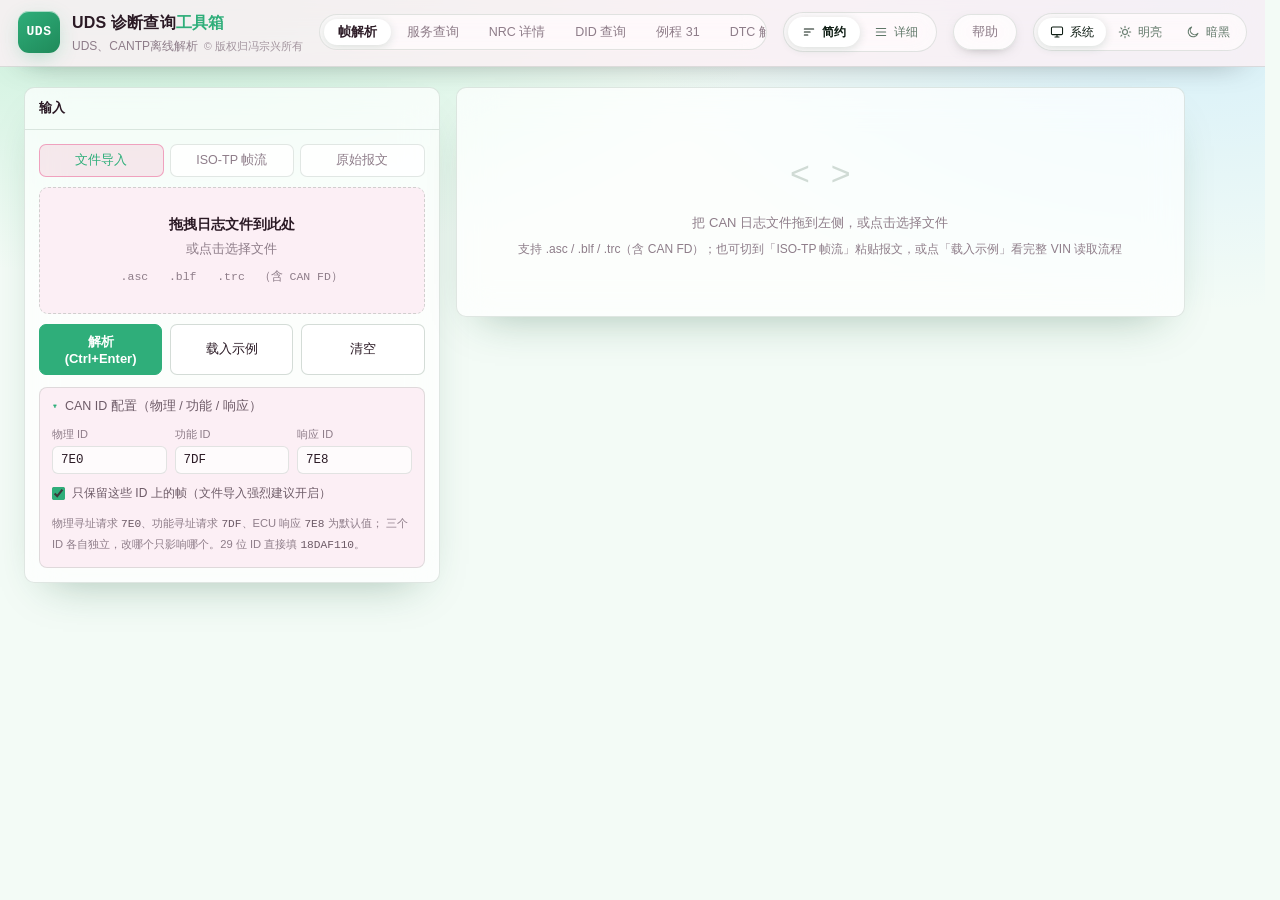
<file: UDSToolbox/UDSToolbox.html>
<!DOCTYPE html>
<html lang="zh-CN">
<head>
<meta charset="UTF-8">
<meta name="viewport" content="width=device-width, initial-scale=1, maximum-scale=1, user-scalable=no, viewport-fit=cover">
<title>UDS 诊断查询工具箱</title>
<link rel="icon" href="data:image/svg+xml,%3Csvg%20xmlns%3D'http%3A%2F%2Fwww.w3.org%2F2000%2Fsvg'%20viewBox%3D'0%200%2032%2032'%3E%3Cdefs%3E%3ClinearGradient%20id%3D'g'%20x1%3D'0'%20y1%3D'0'%20x2%3D'1'%20y2%3D'1'%3E%3Cstop%20offset%3D'0'%20stop-color%3D'%234fd39a'%2F%3E%3Cstop%20offset%3D'1'%20stop-color%3D'%232f9e68'%2F%3E%3C%2FlinearGradient%3E%3C%2Fdefs%3E%3Crect%20x%3D'1'%20y%3D'1'%20width%3D'30'%20height%3D'30'%20rx%3D'8'%20fill%3D'url%28%23g%29'%2F%3E%3Ctext%20x%3D'16'%20y%3D'16'%20fill%3D'%23fff'%20font-family%3D'ui-monospace%2CConsolas%2Cmonospace'%20font-size%3D'10'%20font-weight%3D'700'%20text-anchor%3D'middle'%20dominant-baseline%3D'central'%20letter-spacing%3D'.3'%3EUDS%3C%2Ftext%3E%3C%2Fsvg%3E">
<style>
/* ================= 主题 =================
   整套配色只在这里定义一次：所有组件都通过 var(--x) / rgba(var(--x-rgb),a) 取色，
   换主题 = 换这一组变量的值。html[data-theme] 由右上角三档开关写入。 */
:root{
  /* ---- 面 / 线 / 字 ---- */
  --bg:#0d1117; --bg2:#0f141c; --panel:#161b24; --panel2:#1c2330; --panel3:#222a38;
  --line:#2a3441; --line2:#374454; --line3:#4a5a70;
  --txt:#e6edf3; --txt2:#9aa8b9; --txt3:#6b7787;
  --link:#7b8798;   /* 请求↔响应连线：中性灰，明暗两套各自调过亮度 */
  /* ---- 语义色 ----
     帧类型四色刻意避开蓝与绿：那两支已经被「请求蓝 / 响应绿」占用，
     同一个卡片头上同时出现绿药丸和绿帧类型会分不清谁是谁。
     于是：单帧紫、首帧洋红、连续帧橙、流控帧灰（流控帧是链路控制，弱化正好）。
     PCI 字段用琥珀金，只在字节格描边与图例里出现。 */
  --sf:#bc8cff; --ff:#f778ba; --cf:#f0883e; --fc:#8b949e;
  --pci:#e3b341;
  /* 请求 / 响应：ID 药丸、卡片左侧条、对话标签、连线共用这两支 */
  --req:#58a6ff; --res:#3fb950;
  --neg:#f85149; --acc:#22d3ee; --warn:#d29922;
  /* ---- 同色系 rgb 三元组，供 rgba(var(--x-rgb),alpha) 调透明度 ---- */
  --sf-rgb:188,140,255; --ff-rgb:247,120,186; --cf-rgb:240,136,62; --fc-rgb:139,148,158;
  --pci-rgb:227,179,65; --req-rgb:88,166,255; --res-rgb:63,185,80;
  --neg-rgb:248,81,73; --acc-rgb:34,211,238; --warn-rgb:210,153,34;
  /* ---- 反相叠加色：暗色主题用白色提亮，亮色主题翻成黑色压暗 ---- */
  --hl-rgb:255,255,255;
  /* ---- 派生语义色 ---- */
  --hd:#121821; --sunken:#0b0f15;
  --btn-fg:#06222a; --acc-hi:#4ae0f5;
  --neg-soft:#ff8a80; --fc-soft:#c3ccd6; --neg-soft-dim:rgba(255,138,128,.67);
  --glass:rgba(22,27,36,.95); --glass-nrc:rgba(32,19,21,.95);
  --shadow:0 4px 14px rgba(0,0,0,.33);
  --mono: ui-monospace, SFMono-Regular, "Cascadia Code", "JetBrains Mono", Consolas, "Liberation Mono", monospace;
  --sans: -apple-system, BlinkMacSystemFont, "Segoe UI", "PingFang SC", "Microsoft YaHei", "Hiragino Sans GB", sans-serif;
  color-scheme:dark;
}
/* 明亮主题：只是把同一套变量换值 */
html[data-theme="light"]{
  --bg:#f6f8fa; --bg2:#eef2f6; --panel:#ffffff; --panel2:#f2f5f9; --panel3:#e7ecf2;
  --line:#d6dde5; --line2:#bcc6d2; --line3:#9aa6b4;
  --txt:#1f2328; --txt2:#505a66; --txt3:#6e7781;
  --link:#8b949e;
  --sf:#8250df; --ff:#bf3989; --cf:#bc4c00; --fc:#57606a;
  --pci:#7d5a00;
  --req:#0969da; --res:#1a7f37;
  --neg:#cf222e; --acc:#0b7f96; --warn:#9a6700;
  --sf-rgb:130,80,223; --ff-rgb:191,57,137; --cf-rgb:188,76,0; --fc-rgb:87,96,106;
  --pci-rgb:125,90,0; --req-rgb:9,105,218; --res-rgb:26,127,55;
  --neg-rgb:207,34,46; --acc-rgb:11,127,150; --warn-rgb:154,103,0;
  --hl-rgb:0,0,0;
  --hd:#ffffff; --sunken:#f1f5f9;
  --btn-fg:#ffffff; --acc-hi:#096b7f;
  --neg-soft:#a40e26; --fc-soft:#3f4854; --neg-soft-dim:rgba(164,14,38,.72);
  --glass:rgba(255,255,255,.94); --glass-nrc:rgba(255,243,244,.95);
  --shadow:0 4px 14px rgba(31,35,40,.12);
  color-scheme:light;
}
*{box-sizing:border-box; margin:0; padding:0}
html,body{height:100%}
/* 常驻滚动条槽：长报文把页面撑高、竖滚动条出现时，布局宽度不会突然少 15px */
html{scrollbar-gutter:stable}
body{
  background:var(--bg); color:var(--txt); font-family:var(--sans);
  font-size:14px; line-height:1.6; -webkit-font-smoothing:antialiased;
}
::selection{background:rgba(var(--acc-rgb),0.27)}
/* ---------- header ---------- */
header{
  padding:22px 28px 14px; border-bottom:1px solid var(--line);
  background:linear-gradient(180deg,var(--hd) 0%,var(--bg) 100%);
}
.hd-top{display:flex; align-items:baseline; gap:14px; flex-wrap:wrap}
/* ---------- 主题开关：跟随系统 / 明亮 / 黑暗 ---------- */
.theme-sw{
  margin-left:auto; align-self:center; flex:0 0 auto;
  display:flex; gap:2px; padding:2px; border-radius:9px;
  border:1px solid var(--line2); background:rgba(var(--hl-rgb),0.04);
}
.theme-sw button{
  display:inline-flex; align-items:center; gap:5px; cursor:pointer;
  border:1px solid transparent; background:transparent; color:var(--txt3);
  font-family:var(--sans); font-size:11.5px; line-height:1.5; padding:4px 9px;
  border-radius:7px; white-space:nowrap;
  transition:color .15s, background .15s, border-color .15s;
}
.theme-sw button svg{width:13px; height:13px; display:block; flex:0 0 auto}
.theme-sw button:hover{color:var(--txt); background:rgba(var(--hl-rgb),0.07)}
.theme-sw button.on{
  color:var(--acc); background:rgba(var(--acc-rgb),0.12);
  border-color:rgba(var(--acc-rgb),0.4); font-weight:600;
}
.theme-sw button:focus-visible{outline:2px solid rgba(var(--acc-rgb),0.53); outline-offset:1px}
/* 窄屏只留图标，靠 title 说明 */
@media(max-width:780px){
  .theme-sw button span{display:none}
  .theme-sw button{padding:5px 7px}
}
h1{font-size:19px; font-weight:650; letter-spacing:.3px}
h1 span{color:var(--acc)}
/* 标题前的 UDS 圆角矩形徽标：与 AESToolbox 的 .logo 同款 */
.uds-logo{
  width:42px; height:42px; flex:none; align-self:center; border-radius:11px;
  background:linear-gradient(145deg,#4fd39a,#2f9e68);
  color:#fff; font:700 13px/42px var(--mono); text-align:center; letter-spacing:.5px;
  box-shadow:0 6px 22px -6px rgba(79,201,148,.6), inset 0 1px 0 rgba(255,255,255,.35);
}
html[data-theme="light"] .uds-logo{
  background:linear-gradient(145deg,#2fae7a,#1f8a5a);
  box-shadow:0 6px 22px -6px rgba(47,174,122,.45), inset 0 1px 0 rgba(255,255,255,.6);
}
.sub{color:var(--txt3); font-size:12.5px}
/* ---------- tabs ---------- */
nav.tabs{
  display:flex; gap:2px; padding:0 20px; border-bottom:1px solid var(--line);
  background:var(--bg2); overflow-x:auto; scrollbar-width:none;
}
nav.tabs::-webkit-scrollbar{display:none}
.tab{
  background:none; border:none; border-bottom:2px solid transparent; color:var(--txt3);
  padding:11px 14px; cursor:pointer; font-size:13.5px; font-family:var(--sans);
  white-space:nowrap; transition:.15s;
}
.tab:hover{color:var(--txt2)}
.tab.active{color:var(--acc); border-bottom-color:var(--acc)}
/* ---------- layout ---------- */
main{padding:20px 22px 60px; max-width:1560px; margin:0 auto}
.pane{display:none}
.pane.active{display:block}
.panel{background:var(--panel); border:1px solid var(--line); border-radius:10px}
.panel-hd{
  padding:10px 14px; border-bottom:1px solid var(--line); font-size:12.5px;
  color:var(--txt2); display:flex; align-items:center; justify-content:space-between; gap:10px;
  letter-spacing:.4px;
}
.panel-hd b{color:var(--txt); font-weight:600; font-size:13px}
.panel-bd{padding:14px}
/* ---------- decode ---------- */
/* 第二列用 minmax(0,...) 而不是 1.55fr：fr 的隐式最小值是 auto，
   长报文（超长 hex 串）的 min-content 会把整列顶宽，导致左侧面板变窄 */
.decode-grid{display:grid; grid-template-columns:minmax(340px,0.82fr) minmax(0,1.55fr); gap:16px; align-items:start}
.decode-grid > *{min-width:0}
.decode-grid > .panel:first-child{position:sticky; top:16px}
@media(max-width:1080px){
  .decode-grid{grid-template-columns:1fr}
  .decode-grid > .panel:first-child{position:static}
}
.mode-switch{display:flex; gap:6px; margin-bottom:10px}
.mode-switch button{
  flex:1; background:var(--panel2); border:1px solid var(--line); color:var(--txt3);
  padding:7px 8px; border-radius:7px; cursor:pointer; font-size:12.5px; font-family:var(--sans); transition:.15s;
}
.mode-switch button:hover{border-color:var(--line2); color:var(--txt2)}
.mode-switch button.on{background:rgba(var(--acc-rgb),0.1); border-color:rgba(var(--acc-rgb),0.4); color:var(--acc)}
textarea{
  width:100%; height:290px; resize:vertical; background:var(--bg2); color:var(--txt);
  border:1px solid var(--line); border-radius:8px; padding:11px 12px;
  font-family:var(--mono); font-size:13px; line-height:1.85; outline:none;
  letter-spacing:.4px;
}
textarea:focus{border-color:rgba(var(--acc-rgb),0.33); box-shadow:0 0 0 3px rgba(var(--acc-rgb),0.08)}
/* 帧解析输入框默认矮一半，仍可用右下角拖大 */
#in-box{height:145px; min-height:70px}
.btn-row{display:flex; gap:8px; margin-top:10px; flex-wrap:wrap}
button.act{
  flex:1; min-width:88px; background:var(--panel2); border:1px solid var(--line2); color:var(--txt);
  padding:8px 12px; border-radius:7px; cursor:pointer; font-size:13px; font-family:var(--sans); transition:.15s;
}
button.act:hover{background:var(--panel3); border-color:var(--line3)}
button.act.primary{background:var(--acc); border-color:var(--acc); color:var(--btn-fg); font-weight:600}
button.act.primary:hover{background:var(--acc-hi)}
.hint{color:var(--txt3); font-size:11.5px; margin-top:9px; line-height:1.75}
.hint code{font-family:var(--mono); background:var(--panel2); padding:1px 5px; border-radius:4px; color:var(--txt2)}
/* message card */
.msg{border:1px solid var(--line); border-radius:9px; background:var(--panel); margin-bottom:14px; overflow:hidden; min-width:0; max-width:100%}
.msg.neg{border-color:rgba(var(--neg-rgb),0.33)}
/* 例程执行失败：SID 是正响应（71），但例程自己回的状态字节 ≠ 0。
   业务上等同失败，所以卡片按负响应同一套颜色标出来 */
.msg.fail{border-color:rgba(var(--neg-rgb),0.33)}
.msg.nrc-hit{border-color:var(--neg); box-shadow:0 0 0 3px rgba(var(--neg-rgb),0.2), 0 0 20px rgba(var(--neg-rgb),0.13)}
/* 报文列表：右侧留出连线通道，请求框与响应框用一条折线连起来
   通道要够宽：卡片右边缘外 16px 才开始走竖线，否则圆角贴着边框像长了个钩子 */
.msg-list{position:relative; padding-right:56px}
.pl-svg{position:absolute; right:0; top:0; overflow:visible; pointer-events:none}
.pl-line{fill:none; stroke:var(--link); stroke-width:1.6; stroke-linecap:round}
.pl-dot{stroke:none; fill:var(--link)}
@media(max-width:760px){ .msg-list{padding-right:44px} }
/* 统计条、CAN ID 面板、ID 不成对提示条、空状态与「未归入报文的帧」面板同报文卡片右边缘对齐：
   报文卡片在 .msg-list 内，右侧留了配对连线通道（宽屏 56 / 窄屏 44）。
   这几块只补右边距，左边缘仍贴容器左侧，与报文卡片左边缘天然对齐。 */
.statbar, .lone-panel, details.idpanel, .pairhint, .empty-panel{margin-right:56px}
@media(max-width:760px){ .statbar, .lone-panel, details.idpanel, .pairhint, .empty-panel{margin-right:44px} }
/* ---- 请求 / 响应成对关联 ----
   只有两种颜色：请求蓝、响应绿。同一次问答靠颜色 + 同一个「对话 N」序号认出，不再多种配色。
   这两支走 --req / --res，跟帧类型色（--sf/--ff）解耦，改帧类型配色不会牵动配对语义。 */
.msg.pc-req{--pc:var(--req)}
.msg.pc-res{--pc:var(--res)}
.msg[data-pair]{border-left:3px solid var(--pc); border-right:3px solid var(--pc)}
/* 报文的 16 进制原始数据也跟随问答配色：请求蓝、响应绿，和左右色条/对话标签同一支色。
   负响应与例程执行失败是错误报文，保留红色语义，不跟着刷成绿。 */
.msg[data-pair]:not(.neg):not(.fail) > .msg-bd > .hexline{color:var(--pc)}
.msg.pair-hit{outline:2px solid var(--pc); outline-offset:2px; box-shadow:0 0 18px -4px var(--pc)}
.pair-tag{
  font-family:var(--mono); font-size:10.5px; line-height:1.7; padding:0 7px; border-radius:20px;
  color:var(--pc); border:1px solid var(--pc); background:rgba(var(--hl-rgb),0.02); white-space:nowrap;
}
/* 有问答可配、但这一条请求没配上响应 */
.pair-none{
  font-family:var(--sans); font-size:10.5px; line-height:1.7; padding:0 7px; border-radius:20px;
  color:var(--txt3); border:1px dotted rgba(var(--hl-rgb),0.18); white-space:nowrap; cursor:help;
}
/* 物理 / 响应 ID 没对上时的提示条 */
.pairhint{border-color:rgba(var(--warn-rgb),0.33)}
.phrow{
  display:flex; align-items:center; gap:10px; flex-wrap:wrap;
  padding:6px 0; border-top:1px dashed rgba(var(--hl-rgb),0.07); font-size:12.5px;
}
.phrow:first-of-type{border-top:0}
.phid{font-family:var(--mono); font-size:12px; color:var(--txt); white-space:nowrap}
.phwhy{color:var(--txt3); font-size:11.5px; flex:1; min-width:180px}
.phbtn{
  cursor:pointer; font-family:var(--sans); font-size:11.5px; padding:3px 10px; border-radius:6px;
  background:rgba(var(--warn-rgb),0.1); border:1px solid rgba(var(--warn-rgb),0.4); color:var(--warn); white-space:nowrap;
  transition:background .15s, border-color .15s;
}
.phbtn:hover{background:rgba(var(--warn-rgb),0.19); border-color:var(--warn)}
.phbtn:focus-visible{outline:2px solid rgba(var(--warn-rgb),0.53); outline-offset:2px}
.phmore{color:var(--txt3); font-size:11.5px; padding-top:6px}
/* 顶部状态栏：帧数统计 + NRC 快速跳转合并成一条，有 NRC 时整条边框变红 */
.statbar{
  position:sticky; top:10px; z-index:6;
  display:flex; align-items:center; gap:10px; flex-wrap:wrap;
  margin-bottom:14px; padding:7px 12px; font-size:12.5px; color:var(--txt2);
  background:var(--glass); border:1px solid var(--line2); border-radius:8px;
  backdrop-filter:blur(8px); box-shadow:var(--shadow);
  transition:border-color .15s, background .15s;
}
.statbar.has-nrc{border-color:rgba(var(--neg-rgb),0.47); background:var(--glass-nrc)}
.statbar .sb-txt{flex:1 1 340px; min-width:0; line-height:1.9}
.statbar .sb-txt b{color:var(--txt)}
.statbar b.sb-hit{color:var(--acc)}
.statbar b.sb-neg, .statbar .sb-nrc b{color:var(--neg)}
.statbar b.sb-fail{color:var(--neg)}
.statbar .sb-nrc{
  white-space:nowrap; padding-left:11px; border-left:1px solid rgba(var(--hl-rgb),0.08);
}
.nrcbtn{
  display:inline-flex; align-items:center; gap:7px; cursor:pointer;
  background:rgba(var(--neg-rgb),0.1); border:1px solid rgba(var(--neg-rgb),0.4); color:var(--neg-soft);
  font-family:var(--sans); font-size:12px; padding:3px 11px; border-radius:6px;
  transition:background .15s, border-color .15s;
}
.nrcbtn:hover{background:rgba(var(--neg-rgb),0.19); border-color:var(--neg)}
.nrcbtn:focus-visible{outline:2px solid rgba(var(--neg-rgb),0.53); outline-offset:2px}
.nrcbtn .k{
  font-family:var(--mono); font-size:10.5px; color:var(--neg-soft-dim);
  border:1px solid rgba(var(--neg-rgb),0.27); border-radius:3px; padding:0 4px; line-height:1.5;
}
.nrcpos{margin-left:auto; font-family:var(--mono); font-size:11.5px; color:var(--txt3)}
/* 报文分段条：一次只铺一段，段首/段尾给按钮前后翻——
   以前是直接砍掉第 400 条以后的内容，用户看不到「还有」，也就无从下手 */
.pager{
  display:flex; align-items:center; gap:10px; flex-wrap:wrap;
  padding:7px 12px; font-size:12.5px; color:var(--txt2);
  background:var(--panel2); border:1px solid var(--line2); border-radius:8px;
}
.pager-top{margin-bottom:12px}
.pager-bot{margin:14px 0}
.pager-txt{
  flex:1 1 auto; min-width:0; text-align:center;
  font-family:var(--mono); font-size:11.5px; color:var(--txt3); line-height:1.9;
}
.pager-txt b{color:var(--acc); font-weight:600}
.pager-btn{
  display:inline-flex; align-items:center; gap:6px; cursor:pointer; white-space:nowrap;
  background:var(--panel2); border:1px solid var(--line2); color:var(--txt2);
  font-family:var(--sans); font-size:12px; padding:3px 11px; border-radius:6px;
  transition:color .15s, border-color .15s, background .15s;
}
.pager-btn:hover:not(:disabled){color:var(--txt); border-color:var(--acc); background:rgba(var(--acc-rgb),0.07)}
.pager-btn:focus-visible{outline:2px solid rgba(var(--acc-rgb),0.53); outline-offset:2px}
.pager-btn:disabled{opacity:.36; cursor:default}
.pager-btn .ar{font-family:var(--mono); font-size:11px; color:var(--txt3)}
/* 帧明细分批：铺满一批后给「加载更多」，长报文与孤立帧都不再被截断 */
.fd-more{margin-top:10px; text-align:center}
.fd-more-btn{
  display:inline-flex; align-items:center; gap:7px; cursor:pointer;
  background:var(--panel2); border:1px dashed var(--line2); color:var(--txt2);
  font-family:var(--sans); font-size:12px; padding:5px 14px; border-radius:999px;
  transition:color .15s, border-color .15s, background .15s;
}
.fd-more-btn:hover{color:var(--acc); border-color:rgba(var(--acc-rgb),0.5); background:rgba(var(--acc-rgb),0.06)}
.fd-more-btn:focus-visible{outline:2px solid rgba(var(--acc-rgb),0.53); outline-offset:2px}
.fd-more-btn .k{font-family:var(--mono); font-size:11px; color:var(--txt3)}
.msg-hd{
  padding:9px 13px; background:var(--panel2); display:flex; align-items:center; gap:10px;
  font-size:12.5px; flex-wrap:wrap; border-bottom:1px solid var(--line);
}
.msg-hd .t{font-weight:600; color:var(--txt)}
.msg-hd .frames-ref{color:var(--txt3); font-family:var(--mono); font-size:11.5px}
/* 相邻报文时间差：跟 t= 同一行、不抢眼，但间隔大的（等 P2*、超时重试）转成强调色，
   时间戳回退（日志乱序）转橙，扫一眼就知道哪一段卡住了 */
.msg-hd .dt{color:var(--txt2)}
.msg-hd .dt.over{color:var(--acc)}
.msg-hd .dt.back{color:var(--warn)}
.msg-bd{padding:12px 13px; min-width:0}
/* 每条报文自带的「帧明细」折叠开关 */
.fd-wrap{margin-top:12px}
.fd-toggle{
  display:inline-flex; align-items:center; gap:7px; cursor:pointer;
  background:var(--panel2); border:1px solid var(--line2); color:var(--txt2);
  font-family:var(--sans); font-size:12px; padding:4px 11px; border-radius:999px;
  transition:color .15s, border-color .15s, background .15s;
}
.fd-toggle:hover{color:var(--txt); border-color:var(--acc); background:rgba(var(--acc-rgb),0.07)}
.fd-toggle:focus-visible{outline:2px solid rgba(var(--acc-rgb),0.53); outline-offset:2px}
.fd-toggle.open{color:var(--acc); border-color:rgba(var(--acc-rgb),0.4); background:rgba(var(--acc-rgb),0.08)}
.fd-toggle .caret{
  width:0; height:0; border-left:5px solid currentColor;
  border-top:4px solid transparent; border-bottom:4px solid transparent;
  transition:transform .18s; transform-origin:2px 50%;
}
.fd-toggle.open .caret{transform:rotate(90deg)}
.fd-n{font-family:var(--mono); font-size:11px; color:var(--txt3)}
.fd-toggle.open .fd-n{color:var(--acc)}
.fd-panel{margin-top:11px; border-top:1px dashed var(--line); padding-top:12px}
.fd-panel .frame-card{background:var(--bg2); border-color:var(--line)}
.fd-panel .frame-card:last-child{margin-bottom:0}
/* 长报文的十六进制串：优先在字节之间的空格处换行，单个字节对绝不拆开；
   只有遇到超长的无空格串（如整段粘贴）才允许任意位置断行，避免撑宽卡片 */
.hexline{
  font-family:var(--mono); font-size:13px; letter-spacing:1px; color:var(--acc);
  background:var(--bg2); border:1px solid var(--line); border-radius:6px;
  padding:8px 10px; margin-bottom:11px;
  white-space:pre-wrap; word-break:normal; overflow-wrap:anywhere; min-width:0;
}
.kv{display:grid; grid-template-columns:132px minmax(0,1fr); gap:4px 12px; font-size:13px}
.kv .k{color:var(--txt3); font-size:12.5px; padding-top:1px}
.kv .v{font-family:var(--mono); font-size:12.8px; word-break:break-word; overflow-wrap:anywhere; min-width:0}
.kv .v.txt{font-family:var(--sans)}

/* ===== 报文简约视图：只留 UDS 报文本体 + 必要提示，隐藏逐字节解读 =====
   由标题栏「简约/详细」按钮切换 body.view-simple；纯 CSS 显隐，不重解析报文。
   帧明细入口已在标题栏（两种模式都可见），点它给本条加 .force-detail 临时切详细。 */
body.view-simple .msg .msg-hd .meta-detail{display:none}   /* t= / Δt= / 字节数·帧号 等元信息 */
body.view-simple .msg .msg-bd .kv{display:none}            /* 逐字段解码表 */
body.view-simple .msg .msg-bd .fd-panel{display:none}      /* 帧面板：点标题栏帧明细才展开 */
body.view-simple .msg .msg-bd{padding:9px 13px}
body.view-simple .msg .msg-bd .hexline{margin-bottom:8px}
/* 简约摘要行：隐藏信息压成一行，超长省略，悬停 title 看完整 */
.simple-line{display:none; margin-top:2px; font-family:var(--mono); font-size:12px; color:var(--txt3); white-space:nowrap; overflow:hidden; text-overflow:ellipsis}
.simple-line .sl-meta{color:var(--txt3)}
.simple-line .sl-kv{color:var(--txt2); margin-left:10px}
body.view-simple .msg .simple-line{display:block}
/* 点标题栏「帧明细」→ 本条强制详细：恢复元信息 / 解码表 / 帧面板，隐藏摘要行 */
body.view-simple .msg.force-detail .msg-hd .meta-detail{display:inline}
body.view-simple .msg.force-detail .msg-bd .kv{display:grid}
body.view-simple .msg.force-detail .msg-bd .fd-panel{display:block}
body.view-simple .msg.force-detail .msg-bd .hexline{margin-bottom:11px}
body.view-simple .msg.force-detail .simple-line{display:none}
/* 负响应 / 例程执行的简约呈现：报文本体与信息统一标红，三行 NRC 说明压成一行。
   详细模式、以及点「帧明细」临时切详细时仍看完整说明。 */
.nrc-simple{display:none; margin-top:5px; font-family:var(--mono); font-size:12px;
  color:var(--neg-soft); white-space:nowrap; overflow:hidden; text-overflow:ellipsis}
body.view-simple .msg .nrc-box, body.view-simple .msg .fail-box{display:none}
body.view-simple .msg .nrc-simple{display:block}
body.view-simple .msg.force-detail .nrc-simple{display:none}
body.view-simple .msg.force-detail .nrc-box, body.view-simple .msg.force-detail .fail-box{display:block}
body.view-simple .msg.neg, body.view-simple .msg.fail{background:rgba(var(--neg-rgb),0.05); border-color:rgba(var(--neg-rgb),0.45)}
body.view-simple .msg.neg .msg-hd, body.view-simple .msg.fail .msg-hd{background:rgba(var(--neg-rgb),0.09)}
body.view-simple .msg.neg .hexline, body.view-simple .msg.fail .hexline{
  color:var(--neg-soft); background:rgba(var(--neg-rgb),0.08); border-color:rgba(var(--neg-rgb),0.28)}
body.view-simple .msg.neg .simple-line, body.view-simple .msg.neg .sl-meta, body.view-simple .msg.neg .sl-kv,
body.view-simple .msg.fail .simple-line, body.view-simple .msg.fail .sl-meta, body.view-simple .msg.fail .sl-kv{color:var(--neg-soft-dim)}
/* 标题栏里的帧明细按钮靠右，和药丸同一行但不挤压 */
.msg-hd .fd-toggle{margin-left:auto; flex:none}
/* 简约视图下负响应 / 失败 / 警告 / 提示 / 配对这些必要信息保持原样显示 */
.pill{
  display:inline-block; padding:1px 8px; border-radius:20px; font-size:11.5px;
  font-family:var(--mono); border:1px solid; line-height:1.6;
}
/* tag-ok / tag-info 是通用药丸（「就是好的」「信息」「响应绿 / 请求蓝」），
   走 --res / --req，跟帧类型色分开；帧类型的四种颜色另用 .b-sf/.b-ff/.b-cf/.b-fc */
.tag-ok{color:var(--res); border-color:rgba(var(--res-rgb),0.33); background:rgba(var(--res-rgb),0.1)}
.tag-bad{color:var(--neg); border-color:rgba(var(--neg-rgb),0.33); background:rgba(var(--neg-rgb),0.1)}
.tag-warn{color:var(--warn); border-color:rgba(var(--warn-rgb),0.33); background:rgba(var(--warn-rgb),0.1)}
.tag-info{color:var(--req); border-color:rgba(var(--req-rgb),0.33); background:rgba(var(--req-rgb),0.1)}
.tag-dim{color:var(--txt3); border-color:var(--line2); background:rgba(var(--hl-rgb),0.03)}
.nrc-box{
  margin-top:11px; padding:10px 12px; border-radius:7px; background:rgba(var(--neg-rgb),0.06);
  border-left:3px solid var(--neg); font-size:12.8px; line-height:1.8;
}
.nrc-box b{color:var(--neg-soft)}
.nrc-box .lab{color:var(--txt3)}
/* 例程执行失败：正响应 SID + 非 0 状态字节，用同一套红色语言但换个标题，别和真 NRC 混了 */
.fail-box{
  margin-top:11px; padding:10px 12px; border-radius:7px; background:rgba(var(--neg-rgb),0.06);
  border-left:3px solid var(--neg); font-size:12.8px; line-height:1.8; color:var(--txt2);
}
.fail-box b{color:var(--neg-soft)}
.fail-box .lab{color:var(--txt3)}
/* frames */
.frame-card{background:var(--panel); border:1px solid var(--line); border-radius:9px; margin-bottom:10px; overflow:hidden}
.frame-hd{
  display:flex; align-items:center; gap:9px; padding:8px 12px; background:var(--panel2);
  font-size:12px; border-bottom:1px solid var(--line); flex-wrap:wrap;
}
.fidx{color:var(--txt3); font-family:var(--mono); font-size:11.5px}
.badge{
  font-family:var(--mono); font-size:11px; font-weight:600; padding:2px 9px;
  border-radius:5px; letter-spacing:.5px;
}
.b-sf{background:rgba(var(--sf-rgb),0.13); color:var(--sf); border:1px solid rgba(var(--sf-rgb),0.33)}
.b-ff{background:rgba(var(--ff-rgb),0.13); color:var(--ff); border:1px solid rgba(var(--ff-rgb),0.33)}
.b-cf{background:rgba(var(--cf-rgb),0.13); color:var(--cf); border:1px solid rgba(var(--cf-rgb),0.33)}
.b-fc{background:rgba(var(--fc-rgb),0.13); color:var(--fc); border:1px solid rgba(var(--fc-rgb),0.33)}
.b-uk{background:rgba(var(--hl-rgb),0.06); color:var(--txt3); border:1px solid var(--line2)}
.frame-body{padding:11px 12px}
.bytes{display:flex; gap:5px; flex-wrap:wrap; margin-bottom:10px}
.byte{
  min-width:44px; border:1px solid var(--line2); border-radius:6px; overflow:hidden;
  background:var(--panel2); text-align:center; font-family:var(--mono);
}
.byte .h{display:block; font-size:14px; padding:5px 4px 3px; letter-spacing:.6px}
.byte .bit{display:block; font-size:9.5px; color:var(--txt3); padding:0 3px 4px; letter-spacing:.2px; border-top:1px solid rgba(var(--hl-rgb),0.04)}
.r-pci{border-color:rgba(var(--pci-rgb),0.53); background:rgba(var(--pci-rgb),0.08)} .r-pci .h{color:var(--pci)}
.r-len{border-color:rgba(var(--ff-rgb),0.53); background:rgba(var(--ff-rgb),0.08)} .r-len .h{color:var(--ff)}
.r-sn{border-color:rgba(var(--cf-rgb),0.53); background:rgba(var(--cf-rgb),0.08)} .r-sn .h{color:var(--cf)}
.r-fs{border-color:rgba(var(--fc-rgb),0.53); background:rgba(var(--fc-rgb),0.08)} .r-fs .h{color:var(--fc)}
.r-bs{border-color:rgba(var(--fc-rgb),0.4); background:rgba(var(--fc-rgb),0.06)} .r-bs .h{color:var(--fc-soft)}
.r-st{border-color:rgba(var(--fc-rgb),0.4); background:rgba(var(--fc-rgb),0.06)} .r-st .h{color:var(--fc-soft)}
.r-data{border-color:var(--line2)} .r-data .h{color:var(--txt)}
.r-pad{border-color:var(--line); border-style:dashed; opacity:.45} .r-pad .h{color:var(--txt3)}
table.fd{width:100%; border-collapse:collapse; font-size:12.5px; table-layout:fixed}
table.fd td{padding:3px 0; vertical-align:top}
table.fd td:first-child{color:var(--txt3); width:150px; font-size:12px}
table.fd td:last-child{font-family:var(--mono); font-size:12.5px; word-break:break-word}
.warnline{color:var(--warn); font-size:12px; margin-top:6px}
.infoline{color:var(--txt3); font-size:12px; margin-top:6px}
.empty{color:var(--txt3); text-align:center; padding:40px 20px; font-size:13px; line-height:2}
.empty svg{opacity:.35; margin-bottom:8px}
/* ---------- file import ---------- */
.dropzone{
  border:1.5px dashed var(--line2); border-radius:9px; padding:26px 16px; text-align:center;
  cursor:pointer; transition:.15s; background:var(--bg2); position:relative;
}
.dropzone:hover, .dropzone.over{border-color:var(--acc); background:rgba(var(--acc-rgb),0.06)}
.dropzone b{display:block; font-size:13.5px; color:var(--txt); margin-bottom:4px}
.dropzone span{display:block; font-size:12.5px; color:var(--txt3)}
.dropzone em{display:block; font-size:11.5px; color:var(--txt3); font-style:normal; margin-top:9px; font-family:var(--mono)}
/* 平板：file input 作为透明覆盖层直接接收点击（iOS 对 display:none 的 input.click() 支持差） */
@media (pointer:coarse){
  #file-input{display:block; position:absolute; inset:0; width:100%; height:100%; opacity:.01; z-index:3; margin:0; cursor:pointer}
  .dropzone{touch-action:manipulation}
  .dropzone b,.dropzone span,.dropzone em{pointer-events:none; -webkit-user-select:none; user-select:none; -webkit-touch-callout:none}
}
.file-info{margin-top:10px; font-size:12.2px; color:var(--txt2); line-height:1.95; font-family:var(--mono); word-break:break-word}
.file-info b{color:var(--acc); font-weight:600}
.file-info .bad{color:var(--neg)}
.chip{
  display:inline-block; font-family:var(--mono); font-size:11px; padding:1px 7px; margin:2px 4px 2px 0;
  border-radius:5px; background:rgba(var(--hl-rgb),0.04); border:1px solid var(--line2); color:var(--txt2);
}
.chip.hit{background:rgba(var(--acc-rgb),0.1); border-color:rgba(var(--acc-rgb),0.33); color:var(--acc)}
/* 日志中出现的 CAN ID（可点选填入三个 ID 输入框） */
details.idpanel{border:1px solid var(--line); border-radius:9px; background:var(--panel); margin-bottom:14px; overflow:hidden}
details.idpanel > summary{
  padding:9px 13px; font-size:12.5px; color:var(--txt2); cursor:pointer; list-style:none;
  display:flex; align-items:center; gap:8px; user-select:none;
}
details.idpanel > summary::-webkit-details-marker{display:none}
details.idpanel > summary::before{
  content:'\25B8'; color:var(--txt3); transition:transform .15s, color .15s; display:inline-block;
}
details.idpanel[open] > summary::before{transform:rotate(90deg); color:var(--acc)}
details.idpanel > summary .cnt{margin-left:auto; font-family:var(--mono); font-size:11.5px; color:var(--txt3)}
/* 每行最多两个 ID：固定 2 列，宽屏也不再自动加成 3 列 */
.idlist{padding:2px 13px 6px; display:grid; grid-template-columns:repeat(2,minmax(0,1fr)); gap:0 30px}
@media(max-width:820px){.idlist{grid-template-columns:minmax(0,1fr)}}
.idrow{display:flex; align-items:center; gap:9px; padding:5px 0; border-top:1px dashed rgba(var(--hl-rgb),0.04); cursor:grab; user-select:none}
.idrow:active{cursor:grabbing}
.idlist > .idrow:first-child, .idrow:first-child{border-top:0}
.idrow:hover{background:rgba(var(--hl-rgb),0.02)}
.idrow:focus-visible{outline:2px solid rgba(var(--acc-rgb),0.53); outline-offset:2px; border-radius:6px}
.idrow.dragging{opacity:.4}
/* 左侧的六点拖拽手柄，暗示这一行可以拖 */
.grip{
  width:7px; height:13px; flex:0 0 auto; color:var(--txt3); opacity:.35;
  background-image:radial-gradient(currentColor 1px, transparent 1.2px); background-size:4px 4.3px;
}
.idrow:hover .grip{opacity:.75; color:var(--acc)}
.idname{font-family:var(--mono); font-size:12.5px; color:var(--txt); min-width:78px}
.idcnt{font-family:var(--mono); font-size:11px; color:var(--txt3)}
/* 该 ID 当前占用的槽位（只做标记，不可点） */
.idslots{margin-left:auto; display:flex; gap:5px}
.idslot{
  font-size:10.5px; color:var(--acc); border:1px solid rgba(var(--acc-rgb),0.33); background:rgba(var(--acc-rgb),0.08);
  border-radius:4px; padding:0 5px; line-height:1.55; white-space:nowrap;
}
.idrow.off .idname{color:var(--txt3)}
.idrow.off .idcnt{opacity:.55}
.idtag{
  font-size:10px; color:var(--txt3); border:1px solid var(--line2);
  border-radius:4px; padding:0 5px; line-height:1.5; white-space:nowrap;
}
/* 该请求 ID 的应答来自哪些响应 ID */
.idpair{
  font-family:var(--mono); font-size:10px; color:var(--txt2); border:1px solid var(--line2);
  border-radius:4px; padding:0 5px; line-height:1.5; white-space:nowrap; background:rgba(var(--hl-rgb),0.02);
  max-width:132px; overflow:hidden; text-overflow:ellipsis;
}
/* ---------- id config ---------- */
details.idcfg{margin-top:12px; border:1px solid var(--line); border-radius:8px; background:var(--bg2)}
details.idcfg > summary{padding:8px 12px; font-size:12.5px; color:var(--txt2); cursor:pointer; list-style:none; user-select:none}
details.idcfg > summary::-webkit-details-marker{display:none}
details.idcfg > summary::before{content:'\25B8'; display:inline-block; margin-right:7px; color:var(--txt3); transition:.15s}
details.idcfg[open] > summary::before{transform:rotate(90deg); color:var(--acc)}
.idgrid{display:grid; grid-template-columns:1fr 1fr 1fr; gap:8px; padding:2px 12px 10px}
.idgrid label{display:block; font-size:11px; color:var(--txt3); margin-bottom:3px}
.idgrid input{
  width:100%; background:var(--panel); border:1px solid var(--line); border-radius:6px;
  color:var(--txt); padding:6px 8px; font-family:var(--mono); font-size:12.5px; outline:none;
  text-transform:uppercase;
}
.idgrid input:focus{border-color:rgba(var(--acc-rgb),0.33); box-shadow:0 0 0 2px rgba(var(--acc-rgb),0.08)}
/* 拖拽投放目标高亮：ID 拖到输入框上时整格亮起 */
.idgrid > div{position:relative; border-radius:8px; transition:background .12s}
.idgrid > div.drop-on{background:rgba(var(--acc-rgb),0.07)}
.idgrid > div.drop-on::after{
  content:'松手填入'; position:absolute; right:6px; top:-2px; font-size:10px; color:var(--acc);
  background:var(--panel2); border:1px solid rgba(var(--acc-rgb),0.33); border-radius:4px; padding:0 4px; line-height:1.5;
}
.idgrid input.drop-on{border-color:var(--acc); box-shadow:0 0 0 3px rgba(var(--acc-rgb),0.15); background:rgba(var(--acc-rgb),0.05)}
.idnote{padding:0 12px 11px; font-size:11.2px; color:var(--txt3); line-height:1.75}
.idnote code{font-family:var(--mono); color:var(--txt2)}
.switchrow{display:flex; align-items:center; gap:7px; padding:0 12px 11px; font-size:12px; color:var(--txt2); cursor:pointer}
.switchrow input{accent-color:var(--acc); cursor:pointer}
/* ---------- tables (query tabs) ---------- */
.toolbar{display:flex; gap:10px; margin-bottom:14px; flex-wrap:wrap; align-items:center}
.search{
  flex:1; min-width:220px; background:var(--panel); border:1px solid var(--line); color:var(--txt);
  padding:9px 13px; border-radius:8px; font-size:13.5px; font-family:var(--sans); outline:none;
}
.search:focus{border-color:rgba(var(--acc-rgb),0.33); box-shadow:0 0 0 3px rgba(var(--acc-rgb),0.08)}
.count{color:var(--txt3); font-size:12px; font-family:var(--mono)}
.tbl-wrap{background:var(--panel); border:1px solid var(--line); border-radius:10px; overflow:hidden}
table.data{width:100%; border-collapse:collapse; font-size:13px}
table.data thead th{
  text-align:left; padding:10px 13px; color:var(--txt3); font-weight:500; font-size:11.8px;
  letter-spacing:.5px; border-bottom:1px solid var(--line); background:var(--panel2);
  position:sticky; top:0; z-index:2; white-space:nowrap;
}
table.data tbody td{padding:9px 13px; border-bottom:1px solid rgba(var(--hl-rgb),0.03); vertical-align:top}
table.data tbody tr:hover{background:rgba(var(--hl-rgb),0.02)}
table.data tbody tr:last-child td{border-bottom:none}
td.code{font-family:var(--mono); color:var(--acc); white-space:nowrap; font-size:13px; font-weight:600}
td.mono{font-family:var(--mono); font-size:12.5px}
td.name{font-family:var(--mono); font-size:12px; color:var(--txt2)}
td.cn{color:var(--txt); white-space:nowrap}
td.why{color:var(--txt2); font-size:12.3px; line-height:1.7}
.srow{cursor:pointer}
.srow .expand{color:var(--txt3); font-size:11px; transition:.15s; display:inline-block}
.srow.open .expand{transform:rotate(90deg); color:var(--acc)}
/* 服务查询 / NRC 详情：所有行等高。说明、名称再长也只占一行，超出用省略号（悬停看全文），
   这样列表永远是整齐的等距行，不会因为某条说明长就顶成两行高。 */
#pane-services table.data, #pane-nrc table.data{table-layout:fixed}
#pane-services .tbl-wrap, #pane-nrc .tbl-wrap{overflow-x:auto}
#pane-services tr.srow, #pane-nrc tr{height:38px}
#pane-services tr.srow > td, #pane-nrc tr > td{
  height:38px; padding-top:0; padding-bottom:0; vertical-align:middle;
  white-space:nowrap; overflow:hidden; text-overflow:ellipsis;
}
/* 窄屏下不再压窄各列，改为横向滚动，保证「服务名 / 正响应 / 说明」都还能读 */
@media(max-width:1100px){
  #pane-services table.data{min-width:1010px}
  #pane-nrc table.data{min-width:900px}
}
tr.detail-row{background:var(--sunken)}
tr.detail-row > td{padding:0 !important; border-bottom:1px solid var(--line) !important}
.detail-inner{padding:12px 14px 14px; display:grid; grid-template-columns:1.1fr 1fr; gap:16px}
@media(max-width:900px){.detail-inner{grid-template-columns:1fr}}
.detail-inner h4{font-size:11.5px; color:var(--txt3); letter-spacing:.6px; margin-bottom:6px; font-weight:500}
.detail-inner p{font-size:13px; color:var(--txt2); line-height:1.7}
.mini{width:100%; border-collapse:collapse; font-size:12.5px}
.mini td{padding:3px 6px; border-bottom:1px solid rgba(var(--hl-rgb),0.03); vertical-align:top}
.mini td:first-child{font-family:var(--mono); color:var(--req); white-space:nowrap; width:54px; padding-right:10px}
.mini td:nth-child(2){font-family:var(--mono); color:var(--txt2); font-size:11.5px; white-space:nowrap; padding-right:16px}
.mini td:last-child{font-family:var(--sans); color:var(--txt); width:100%}
.fmt{width:100%; border-collapse:collapse; font-size:12.5px}
.fmt td{padding:3px 0; border-bottom:1px solid rgba(var(--hl-rgb),0.03); vertical-align:top}
.fmt td:first-child{font-family:var(--mono); color:var(--txt3); width:54px; white-space:nowrap; font-size:11px; letter-spacing:.5px}
.fmt td:last-child{font-family:var(--mono); color:var(--txt2); font-size:12px; word-break:break-word}
/* dtc */
.dtc-grid{display:grid; grid-template-columns:1fr 1fr; gap:16px}
@media(max-width:900px){.dtc-grid{grid-template-columns:1fr}}
.field{display:flex; gap:8px; align-items:center; margin-bottom:10px; flex-wrap:wrap}
.field label{color:var(--txt3); font-size:12.5px; width:96px}
.inp{
  background:var(--bg2); border:1px solid var(--line); border-radius:7px; color:var(--txt);
  padding:8px 11px; font-family:var(--mono); font-size:14px; outline:none; letter-spacing:1px;
  width:170px; text-transform:uppercase;
}
.inp:focus{border-color:rgba(var(--acc-rgb),0.33); box-shadow:0 0 0 3px rgba(var(--acc-rgb),0.08)}
.big-out{
  font-family:var(--mono); font-size:26px; color:var(--acc); letter-spacing:2px;
  padding:10px 0 6px; font-weight:600;
}
.bitgrid{display:grid; grid-template-columns:repeat(8,1fr); gap:5px; margin-top:8px}
.bitcell{border:1px solid var(--line2); border-radius:6px; text-align:center; padding:5px 2px; background:var(--panel2)}
.bitcell .n{font-size:9.5px; color:var(--txt3); font-family:var(--mono)}
.bitcell .v{font-family:var(--mono); font-size:14px}
.bitcell.on{border-color:rgba(var(--res-rgb),0.53); background:rgba(var(--res-rgb),0.08)} .bitcell.on .v{color:var(--res)}
.bitcell.off .v{color:var(--txt3)}
/* ---------- ref：帧结构示意图 ---------- */
.ref-bar{display:flex; align-items:center; gap:10px; flex-wrap:wrap; margin-bottom:14px}
.seg{
  display:flex; gap:2px; padding:2px; border-radius:8px;
  border:1px solid var(--line2); background:rgba(var(--hl-rgb),0.04);
}
.seg button{
  border:1px solid transparent; background:transparent; color:var(--txt3);
  font-family:var(--sans); font-size:12px; line-height:1.5; padding:4px 10px; border-radius:6px;
  cursor:pointer; white-space:nowrap; transition:color .15s, background .15s, border-color .15s;
}
.seg button:hover{color:var(--txt); background:rgba(var(--hl-rgb),0.07)}
.seg button.on{color:var(--acc); background:rgba(var(--acc-rgb),0.12); border-color:rgba(var(--acc-rgb),0.4); font-weight:600}
.seg button:focus-visible{outline:2px solid rgba(var(--acc-rgb),0.53); outline-offset:1px}
/* 长度格式只对 CAN FD 的单帧 / 首帧有意义，其余情况整组隐藏 */
#ref-fmt[hidden]{display:none}
#ref-fmt{border-color:rgba(var(--warn-rgb),0.38); background:rgba(var(--warn-rgb),0.06)}
#ref-fmt button.on{color:var(--warn); background:rgba(var(--warn-rgb),0.14); border-color:rgba(var(--warn-rgb),0.45)}
.ref-ex{margin-left:auto; font-family:var(--mono); font-size:11.5px; color:var(--txt3); letter-spacing:.5px}

/* 帧示意图：一格一个字节，点哪格看哪格 */
.frame-diagram{display:flex; flex-wrap:wrap; gap:6px}
.bc{
  flex:1 1 66px; min-width:56px; max-width:210px; position:relative; overflow:hidden;
  display:flex; flex-direction:column; gap:1px; padding:6px 6px 5px;
  border:1px solid var(--line2); border-radius:8px; background:var(--panel2);
  cursor:pointer; text-align:center; font-family:var(--sans);
  transition:border-color .15s, background .15s, box-shadow .15s;
}
.bc:hover{border-color:var(--line3)}
.bc-n{font-family:var(--mono); font-size:9.5px; color:var(--txt3); letter-spacing:.2px; white-space:nowrap}
.bc-v{font-family:var(--mono); font-size:16px; font-weight:600; line-height:1.3; color:var(--txt)}
.bc-t{font-size:10px; color:var(--txt3); white-space:nowrap; overflow:hidden; text-overflow:ellipsis}
.bc.wide{flex:2.4 1 118px; max-width:none}
.bc.on{border-color:var(--acc); box-shadow:0 0 0 2px rgba(var(--acc-rgb),0.55), 0 0 12px -2px rgba(var(--acc-rgb),0.5); z-index:1}
.bc.same{background:rgba(var(--acc-rgb),0.06)}
/* 字节角色配色，与「帧解析」里的字节块保持同一套颜色 */
.bc.rl-pci{border-color:rgba(var(--pci-rgb),0.5); background:rgba(var(--pci-rgb),0.08)}
.bc.rl-pci .bc-v{color:var(--pci)}
.bc.rl-len{border-color:rgba(var(--ff-rgb),0.5); background:rgba(var(--ff-rgb),0.08)}
.bc.rl-len .bc-v{color:var(--ff)}
.bc.rl-sn{border-color:rgba(var(--cf-rgb),0.5); background:rgba(var(--cf-rgb),0.08)}
.bc.rl-sn .bc-v{color:var(--cf)}
.bc.rl-fc{border-color:rgba(var(--fc-rgb),0.5); background:rgba(var(--fc-rgb),0.08)}
.bc.rl-fc .bc-v{color:var(--fc)}
.bc.rl-pad{border-style:dashed; opacity:.6}
.bc.rl-pad .bc-v{color:var(--txt3); font-size:13px}
.bc.rl-tail{
  border-style:dashed; border-color:rgba(var(--acc-rgb),0.4);
  background:repeating-linear-gradient(135deg, transparent 0 7px, rgba(var(--acc-rgb),0.035) 7px 14px);
}
.bc.rl-tail .bc-v{color:var(--txt3); font-size:13px}
.ref-cap{margin-top:10px; font-size:12px; color:var(--txt3); line-height:1.8}
.ref-cap b{color:var(--txt2); font-weight:500}

/* 选中字节的详情 */
.byte-detail{
  display:grid; grid-template-columns:minmax(250px,0.78fr) minmax(0,1.22fr); gap:18px;
  margin-top:14px; padding-top:14px; border-top:1px dashed var(--line);
}
@media(max-width:920px){.byte-detail{grid-template-columns:1fr; gap:14px}}
.byte-detail > *{min-width:0}
.bd-head{display:flex; align-items:baseline; gap:9px; flex-wrap:wrap; margin-bottom:8px}
.bd-byte{
  font-family:var(--mono); font-size:10.5px; color:var(--txt3);
  border:1px solid var(--line2); border-radius:4px; padding:0 5px; line-height:1.6; white-space:nowrap;
}
.bd-val{font-family:var(--mono); font-size:22px; font-weight:600; color:var(--acc); letter-spacing:1px}
.bd-role{font-size:11px; border:1px solid currentColor; border-radius:20px; padding:0 7px; line-height:1.6; font-family:var(--mono)}
.bd-role.pci{color:var(--pci)} .bd-role.len{color:var(--ff)}
.bd-role.sn{color:var(--cf)} .bd-role.fc{color:var(--fc)}
.bd-role.data{color:var(--txt2)} .bd-role.pad{color:var(--txt3)}
.bd-role.tail{color:var(--acc)}
.bd-title{font-size:13.5px; color:var(--txt); font-weight:600; margin-bottom:10px; line-height:1.6}
.bd-title .bd-sub{font-size:11.5px; color:var(--txt3); font-weight:400; margin-left:8px; font-family:var(--mono)}
.bits8{display:grid; grid-template-columns:repeat(8,1fr); gap:4px}
.bitc{border:1px solid var(--line2); border-radius:5px; background:var(--panel2); text-align:center; padding:3px 0}
.bitc i{display:block; font-style:normal; font-family:var(--mono); font-size:9px; color:var(--txt3)}
.bitc b{display:block; font-family:var(--mono); font-size:14px; color:var(--txt); line-height:1.4}
.bitc.hi b{color:var(--acc)}
.bitc.lo b{color:var(--cf)}
.nibrow{display:grid; grid-template-columns:repeat(2,1fr); gap:6px; margin-top:6px}
.nibrow span{
  font-size:10.5px; color:var(--txt3); text-align:center; padding:2px 4px;
  border-top:2px solid var(--line2); line-height:1.5;
}
.nibrow span:first-child{border-top-color:rgba(var(--acc-rgb),0.53)}
.nibrow span:last-child{border-top-color:rgba(var(--cf-rgb),0.53)}
.bd-sec + .bd-sec{margin-top:12px}
.bd-sec h4{font-size:11.5px; color:var(--txt3); letter-spacing:.6px; margin-bottom:5px; font-weight:500}
.bd-sec p{font-size:12.8px; color:var(--txt2); line-height:1.8}
table.bd-opts{width:100%; border-collapse:collapse; font-size:12.3px; table-layout:fixed}
table.bd-opts td{padding:5px 8px; border-bottom:1px solid rgba(var(--hl-rgb),0.04); vertical-align:top}
table.bd-opts td:first-child{
  font-family:var(--mono); color:var(--acc); width:112px; white-space:nowrap;
  overflow:hidden; text-overflow:ellipsis;
}
table.bd-opts td:nth-child(2){color:var(--txt); width:190px; white-space:nowrap; overflow:hidden; text-overflow:ellipsis}
table.bd-opts td:last-child{color:var(--txt2); line-height:1.7}
table.bd-opts tr:last-child td{border-bottom:0}
.kvlist{font-size:12.8px}
.kvlist .row{display:flex; gap:10px; padding:5px 0; border-bottom:1px solid rgba(var(--hl-rgb),0.03)}
.kvlist .row:last-child{border-bottom:none}
.kvlist .row .c{font-family:var(--mono); color:var(--acc); min-width:74px; flex-shrink:0; font-size:12.5px}
.kvlist .row .d{color:var(--txt2); flex:1}
.note{color:var(--txt3); font-size:11.8px; line-height:1.8; margin-top:8px; padding-top:8px; border-top:1px dashed var(--line)}
.note b{color:var(--warn); font-weight:500}

/* ================= CANUpdater 风格皮肤（仅配色 / 质感，不改布局） ================= */
:root{
  --bg:#06110c; --bg2:#120916;
  --panel:rgba(255,255,255,.055); --panel2:rgba(255,255,255,.075); --panel3:rgba(255,255,255,.10);
  --line:rgba(255,255,255,.11); --line2:rgba(255,255,255,.17); --line3:rgba(255,255,255,.26);
  --txt:#f4f2f7; --txt2:#b9b1c2; --txt3:#8e8499; --link:#7b7288;
  --acc:#4fd39a; --acc-rgb:255,91,141; --hl-rgb:255,255,255;
  --hd:rgba(18,6,16,.72); --sunken:rgba(0,0,0,.28);
  --btn-fg:#ffffff; --acc-hi:#7fe0b2;
  --glass:rgba(18,6,16,.88); --glass-nrc:rgba(35,10,24,.92);
  --shadow:0 20px 44px -22px rgba(0,0,0,.75);
}
html[data-theme="light"]{
  --bg:#f3fbf6; --bg2:#fceff5;
  --panel:rgba(255,255,255,.72); --panel2:rgba(255,255,255,.82); --panel3:rgba(255,255,255,.92);
  --line:rgba(18,60,36,.12); --line2:rgba(18,60,36,.18); --line3:rgba(18,60,36,.28);
  --txt:#2b1a25; --txt2:#6d5b67; --txt3:#8e7d89; --link:#8b949e;
  --acc:#2fae7a; --acc-rgb:232,56,122; --hl-rgb:0,0,0;
  --hd:rgba(255,255,255,.72); --sunken:rgba(255,255,255,.62);
  --btn-fg:#ffffff; --acc-hi:#c62f68;
  --glass:rgba(255,255,255,.90); --glass-nrc:rgba(255,243,246,.94);
  --shadow:0 20px 44px -24px rgba(25,90,55,.40);
}
body{
  background:
    radial-gradient(1100px 560px at 10% -8%, rgba(58,220,145,.30), transparent 62%),
    radial-gradient(900px 500px at 94% 0%, rgba(45,190,185,.26), transparent 62%),
    var(--bg);
  background-attachment:fixed;
}
html[data-theme="light"] body{
  background:
    radial-gradient(1100px 560px at 10% -8%, rgba(120,220,165,.42), transparent 62%),
    radial-gradient(900px 500px at 94% 0%, rgba(150,215,255,.32), transparent 62%),
    var(--bg);
}
header,nav.tabs{
  -webkit-backdrop-filter:blur(18px) saturate(1.3);
  backdrop-filter:blur(18px) saturate(1.3);
}
.panel{
  background:var(--panel);
  border-color:var(--line);
  -webkit-backdrop-filter:blur(18px) saturate(1.25);
  backdrop-filter:blur(18px) saturate(1.25);
  box-shadow:inset 0 1px 0 rgba(255,255,255,.05), var(--shadow);
}

/* 平板触控：长按 CAN ID 行弹出「填入槽位」菜单（PC 端拖拽/键盘不变） */
.id-slot-menu{
  position:fixed; z-index:9999; display:none; flex-direction:column; gap:2px;
  min-width:132px; padding:6px; border-radius:12px;
  background:var(--panel); border:1px solid var(--line);
  box-shadow:0 16px 40px -16px rgba(0,0,0,.8);
  -webkit-backdrop-filter:blur(14px); backdrop-filter:blur(14px);
}
.id-slot-menu.show{display:flex}
.id-slot-menu .sm-t{font-size:11px; color:var(--txt3); padding:3px 9px 5px}
.id-slot-menu button{
  display:flex; align-items:center; justify-content:space-between; gap:10px;
  padding:9px 10px; min-height:40px; border:1px solid transparent; border-radius:8px;
  background:transparent; color:var(--txt); font-size:12.5px; cursor:pointer; text-align:left;
}
.id-slot-menu button:hover,.id-slot-menu button:active{background:rgba(var(--acc-rgb),0.12); border-color:rgba(var(--acc-rgb),0.35)}
.id-slot-menu button b{font-family:var(--mono); color:var(--acc); font-weight:600}
@media (pointer:coarse){
  .idrow{touch-action:pan-y; -webkit-touch-callout:none}
}

/* ===== DBC 风格标题栏：顶栏玻璃条 + 标题/副标题同组 ===== */
header{
  padding:10px 18px 12px;
  background:color-mix(in srgb, var(--bg2) 82%, transparent);
  -webkit-backdrop-filter:blur(18px) saturate(1.25); backdrop-filter:blur(18px) saturate(1.25);
  box-shadow:0 12px 34px -26px rgba(0,0,0,.75);
}
.hd-top{gap:12px;align-items:center}
header h1{font-size:16px;font-weight:600;letter-spacing:.2px}
header .sub{color:var(--txt3);font-size:12px;font-weight:400}
.uds-logo{
  width:42px;height:42px;flex:none;align-self:center;border-radius:11px;
  background:linear-gradient(145deg,#4fd39a,#2f9e68);
  color:#fff;font:700 13px/42px var(--mono);text-align:center;letter-spacing:.5px;
  box-shadow:0 6px 22px -6px rgba(79,201,148,.60), inset 0 1px 0 rgba(255,255,255,.35);
}
html[data-theme="light"] .uds-logo{background:linear-gradient(145deg,#2fae7a,#1f8a5a);box-shadow:0 6px 22px -6px rgba(47,174,122,.45), inset 0 1px 0 rgba(255,255,255,.6)}

/* ===== 页签移入标题栏：DBC 同款胶囊切换（覆盖原下划线导航） ===== */
.tab-bar{display:flex;justify-content:center;margin-top:12px}
nav.tabs{
  position:relative; display:flex; align-items:center; gap:2px; max-width:100%;
  padding:4px; border-radius:999px; overflow-x:auto; scrollbar-width:none;
  background:rgba(190,255,220,.07); border:1px solid rgba(210,255,230,.16);
  -webkit-backdrop-filter:blur(14px) saturate(1.3); backdrop-filter:blur(14px) saturate(1.3);
  transition:background .35s ease, border-color .35s ease;
}
html[data-theme="light"] nav.tabs{background:rgba(255,255,255,.6);border-color:rgba(18,60,36,.12)}
nav.tabs::-webkit-scrollbar{display:none}
nav.tabs .knob{
  position:absolute; top:4px; left:4px; width:0; height:calc(100% - 8px);
  border-radius:999px; background:rgba(190,255,220,.16);
  box-shadow:0 2px 10px rgba(0,0,0,.18); pointer-events:none;
  transition:left .34s cubic-bezier(.22,.61,.36,1), width .34s cubic-bezier(.22,.61,.36,1), background .35s ease;
}
html[data-theme="light"] nav.tabs .knob{background:#ffffff;box-shadow:0 2px 10px rgba(25,90,55,.16)}
nav.tabs .tab{
  position:relative; z-index:1; flex:none;
  background:none; border:0; border-bottom:0; border-radius:999px;
  color:var(--txt3); padding:7px 14px; font-size:12.5px; line-height:1;
  cursor:pointer; white-space:nowrap; transition:color .25s ease;
}
nav.tabs .tab:hover{color:var(--txt)}
nav.tabs .tab.active{color:var(--txt);font-weight:600}
nav.tabs .tab:focus-visible{outline:2px solid rgba(79,201,148,.85);outline-offset:2px}
@media(max-width:780px){
  .tab-bar{justify-content:flex-start}
  nav.tabs .tab{padding:7px 11px;font-size:12px}
}

/* 页签胶囊与主题胶囊同一行：页签居左、主题靠右 */
.hd-ctrl{display:flex;align-items:center;gap:14px;margin-top:12px;flex-wrap:wrap}
.hd-ctrl .tab-bar{margin-top:0;min-width:0;flex:1 1 auto;justify-content:flex-start}
.hd-ctrl .theme-sw{margin-left:auto}

/* 标题栏合并为一行：logo/标题 | 页签胶囊 | 简约/详细 | 帮助按钮 | 主题胶囊 五列布局 */
header{display:grid;grid-template-columns:auto minmax(0,1fr) auto auto auto;align-items:center;gap:16px}
.hd-ctrl{display:contents}
.hd-top{flex-wrap:nowrap;gap:12px;min-width:0}
.hd-top .sub{white-space:nowrap}
.hd-ctrl .tab-bar{margin-top:0;justify-content:center;min-width:0;flex:initial}
@media(max-width:1100px){
  header{gap:10px;padding:10px 12px}
  .hd-top .sub{display:none}
  nav.tabs .tab{padding:7px 9px}
}
@media(max-width:760px){
  header h1{display:none}
  .hd-ctrl .tab-bar{justify-content:flex-start}
}

/* 所有页面铺满整个视口宽度 */
main{max-width:none;margin:0;padding:20px 24px 60px}
@media(max-width:780px){main{padding:16px 14px 48px}}

/* 标题块与 logo 并排：主标题一行，说明+版权紧贴其下，保持原顶栏高度 */
.hd-top{display:flex;flex-direction:row;align-items:center;gap:12px;min-width:0}
.hd-title-block{display:flex;flex-direction:column;justify-content:center;gap:2px;min-width:0}
.hd-top h1{white-space:nowrap}
.hd-top .sub{display:block;white-space:nowrap;line-height:1.35}
.hd-top .sub span{font-size:12px;color:var(--txt3);font-weight:400}
.hd-top .sub .cr{font-size:10.5px;color:var(--txt3);opacity:.8;margin-left:6px}
@media(max-width:1100px){.hd-top .sub{display:none}}
</style>
<script>
/* 主题在首屏绘制前就落地，避免从暗到亮闪一下 */
(function(){
  var pref = 'auto';
  try { pref = localStorage.getItem('uds-theme') || 'auto'; } catch(e){}
  var mq = window.matchMedia ? window.matchMedia('(prefers-color-scheme: dark)') : null;
  var dark = pref === 'dark' || (pref !== 'light' && !!(mq && mq.matches));
  var de = document.documentElement;
  de.setAttribute('data-theme', dark ? 'dark' : 'light');
  de.setAttribute('data-theme-pref', pref);
})();
</script>
</head>
<body>

<header>
  <div class="hd-top">
    <div class="uds-logo" aria-hidden="true">UDS</div>
    <div class="hd-title-block">
      <h1>UDS 诊断查询<span>工具箱</span></h1>
      <div class="sub"><span>UDS、CANTP离线解析</span><span class="cr">© 版权归冯宗兴所有</span></div>
    </div>
  </div>
  <div class="hd-ctrl">
  <div class="tab-bar">
    <nav class="tabs" id="tabs" role="tablist" aria-label="功能切换">
      <span class="knob" aria-hidden="true"></span>
      <button class="tab active" data-pane="decode" role="tab" aria-selected="true">帧解析</button>
      <button class="tab" data-pane="services" role="tab" aria-selected="false">服务查询</button>
      <button class="tab" data-pane="nrc" role="tab" aria-selected="false">NRC 详情</button>
      <button class="tab" data-pane="did" role="tab" aria-selected="false">DID 查询</button>
      <button class="tab" data-pane="routine" role="tab" aria-selected="false">例程 31</button>
      <button class="tab" data-pane="dtc" role="tab" aria-selected="false">DTC 解码</button>
      <button class="tab" data-pane="ref" role="tab" aria-selected="false">参数速查</button>
    </nav>
  </div>
    <div class="theme-sw" role="group" aria-label="外观主题">
      <button type="button" data-th="auto" title="跟随系统外观" aria-pressed="true">
        <svg viewBox="0 0 16 16" aria-hidden="true"><circle cx="8" cy="8" r="5.5" fill="none" stroke="currentColor" stroke-width="1.4"/><path d="M8 2.5a5.5 5.5 0 0 0 0 11z" fill="currentColor"/></svg>
        <span>跟随系统</span>
      </button>
      <button type="button" data-th="light" title="明亮主题" aria-pressed="false">
        <svg viewBox="0 0 16 16" aria-hidden="true" fill="none" stroke="currentColor" stroke-width="1.4" stroke-linecap="round"><circle cx="8" cy="8" r="3.1"/><path d="M8 1.1v1.7M8 13.2v1.7M1.1 8h1.7M13.2 8h1.7M3.15 3.15l1.2 1.2M11.65 11.65l1.2 1.2M12.85 3.15l-1.2 1.2M4.35 11.65l-1.2 1.2"/></svg>
        <span>明亮</span>
      </button>
      <button type="button" data-th="dark" title="黑暗主题" aria-pressed="false">
        <svg viewBox="0 0 16 16" aria-hidden="true"><path d="M13.3 9.7A5.6 5.6 0 0 1 6.3 2.7a5.6 5.6 0 1 0 7 7z" fill="none" stroke="currentColor" stroke-width="1.4" stroke-linejoin="round"/></svg>
        <span>黑暗</span>
      </button>
    </div>
  </div>
</header>



<main>
  <!-- ================= DECODE ================= -->
  <section class="pane active" id="pane-decode">
    <div class="decode-grid">
      <div class="panel">
        <div class="panel-hd"><b>输入</b><span class="count" id="in-stat"></span></div>
        <div class="panel-bd">
          <div class="mode-switch" id="mode-switch">
            <button class="on" data-mode="file">文件导入</button>
            <button data-mode="isotp">ISO-TP 帧流</button>
            <button data-mode="raw">原始报文</button>
          </div>
          <textarea id="in-box" spellcheck="false" style="display:none" placeholder="每行一帧，十六进制字节，空格/连字符可省略&#10;例如：&#10;02 10 03&#10;06 50 03 00 32 01 F4"></textarea>
          <div id="file-zone">
            <div class="dropzone" id="dropzone">
              <input type="file" id="file-input" accept=".asc,.blf,.trc,.txt,.log" hidden>
              <b>拖拽日志文件到此处</b>
              <span>或点击选择文件</span>
              <em>.asc &nbsp; .blf &nbsp; .trc &nbsp;（含 CAN FD）</em>
            </div>
            <div class="file-info" id="file-info"></div>
          </div>
          <div class="btn-row">
            <button class="act primary" id="btn-parse">解析 (Ctrl+Enter)</button>
            <button class="act" id="btn-demo">载入示例</button>
            <button class="act" id="btn-clear">清空</button>
          </div>
          <div class="hint" id="input-hint" style="display:none">
            支持 <code>02 10 03</code> / <code>021003</code> / <code>7E0#021003</code> / <code>0x02,0x10,0x03</code><br>
            <code>#</code> 或 <code>//</code> 之后视为注释；自动识别 SF / FF / CF / FC 并跨帧重组。<br>
            另支持粘贴 CANape/CANoe 风格的 <code>7E8 8 02 10 03 ...</code>（自动跳过 ID 与 DLC）。<br>
            解析后若存在负响应，结果顶部会出现 <b style="color:var(--neg)">跳到下一条</b> 按钮（快捷键 <code>Alt+N</code>）。
          </div>

          <details class="idcfg" open>
            <summary>CAN ID 配置（物理 / 功能 / 响应）</summary>
            <div class="idgrid">
              <div><label>物理 ID</label><input id="id-phys" value="7E0" spellcheck="false"></div>
              <div><label>功能 ID</label><input id="id-func" value="7DF" spellcheck="false"></div>
              <div><label>响应 ID</label><input id="id-resp" value="7E8" spellcheck="false"></div>
            </div>
            <label class="switchrow"><input type="checkbox" id="id-enable" checked> 只保留这些 ID 上的帧（文件导入强烈建议开启）</label>
            <div class="idnote">
              物理寻址请求 <code>7E0</code>、功能寻址请求 <code>7DF</code>、ECU 响应 <code>7E8</code> 为默认值；
              三个 ID 各自独立，改哪个只影响哪个。29 位 ID 直接填 <code>18DAF110</code>。
            </div>
          </details>
        </div>
      </div>

      <div id="out-area">
        <div class="panel empty-panel">
          <div class="panel-bd">
            <div class="empty">
              <div style="font-family:var(--mono); font-size:34px; color:var(--line2)">&#60; &#62;</div>
              把 CAN 日志文件拖到左侧，或点击选择文件<br>
              <span style="font-size:12px">支持 .asc / .blf / .trc（含 CAN FD）；也可切到「ISO-TP 帧流」粘贴报文，或点「载入示例」看完整 VIN 读取流程</span>
            </div>
          </div>
        </div>
      </div>
    </div>
  </section>

  <!-- ================= SERVICES ================= -->
  <section class="pane" id="pane-services">
    <div class="toolbar">
      <input class="search" id="svc-search" placeholder="搜索 SID / 服务名 / 中文，如 22、ReadDataByIdentifier、读取数据">
      <span class="count" id="svc-count"></span>
    </div>
    <div class="tbl-wrap">
      <table class="data">
        <thead><tr>
          <th style="width:62px">SID</th><th style="width:275px">服务名</th><th style="width:140px">中文</th>
          <th style="width:270px">正响应</th><th>说明</th>
        </tr></thead>
        <tbody id="svc-body"></tbody>
      </table>
    </div>
    <div class="note" style="border:none; padding-left:2px">
      SID 分区：<code style="font-family:var(--mono); color:var(--acc)">0x10–0x3E</code> 请求服务 ·
      <code style="font-family:var(--mono); color:var(--res)">0x40–0x7E</code> 正响应（SID+0x40） ·
      <code style="font-family:var(--mono); color:var(--neg)">0x7F</code> 负响应 ·
      <code style="font-family:var(--mono); color:var(--cf)">0x80–0xBE</code> 带抑制位的请求子功能
    </div>
  </section>

  <!-- ================= NRC ================= -->
  <section class="pane" id="pane-nrc">
    <div class="toolbar">
      <input class="search" id="nrc-search" placeholder="搜索 NRC 码 / 英文名 / 中文，如 78、pending、条件不满足">
      <span class="count" id="nrc-count"></span>
    </div>
    <div class="tbl-wrap">
      <table class="data">
        <thead><tr>
          <!-- NRC 码列用固定 px（要装下 0xXX 药丸），其余按百分比缩放：
               窄屏时五列一起按比例收窄，而不是让最后一列吃光收缩量 -->
          <th style="width:84px">NRC</th><th style="width:22%">名称</th><th style="width:11%">中文</th>
          <th style="width:27%">含义 / 常见触发</th><th>排查方向</th>
        </tr></thead>
        <tbody id="nrc-body"></tbody>
      </table>
    </div>
    <div class="note" style="border:none; padding-left:2px">
      负响应格式固定为 <code style="font-family:var(--mono); color:var(--neg)">7F &lt;原SID&gt; &lt;NRC&gt;</code>。最常见三个：<b>0x7F 会话不支持</b>（先切扩展会话）、<b>0x33 安全未解锁</b>（先 27 服务）、<b>0x78 响应挂起</b>（正常，需等最终响应）。
    </div>
  </section>

  <!-- ================= DID ================= -->
  <section class="pane" id="pane-did">
    <div class="toolbar">
      <input class="search" id="did-search" placeholder="搜索 DID / 名称，如 F190、VIN、软件版本">
      <span class="count" id="did-count"></span>
    </div>
    <div class="tbl-wrap">
      <table class="data">
        <thead><tr>
          <th style="width:100px">DID</th><th style="width:330px">名称</th><th style="width:180px">中文</th><th>典型内容 / 备注</th>
        </tr></thead>
        <tbody id="did-body"></tbody>
      </table>
    </div>
    <div class="note" style="border:none; padding-left:2px">
      <code style="font-family:var(--mono); color:var(--acc)">0xFF00</code> 不是 DID，是<strong>例程号（RoutineIdentifier）</strong>——
      擦除内存走的是 <code style="font-family:var(--mono)">31 01 FF 00</code>，查「例程 31」页。
      DID 只用于 22 读 / 2E 写；<code style="font-family:var(--mono)">0x0100–0xA5FF</code> 这一段全是整车厂自定义，编号必须查 CDD / 诊断规范。
    </div>
  </section>

  <!-- ================= ROUTINE ================= -->
  <section class="pane" id="pane-routine">
    <div class="toolbar">
      <input class="search" id="rtn-search" placeholder="搜索 RoutineId / 名称 / 中文，如 FF00、erase、擦除、前置条件">
      <span class="count" id="rtn-count"></span>
    </div>
    <div class="tbl-wrap">
      <table class="data">
        <thead><tr>
          <th style="width:104px">RoutineId</th><th style="width:300px">名称</th><th style="width:150px">中文</th>
          <th style="width:230px">请求 → 正响应</th><th>状态字节 / 说明</th>
        </tr></thead>
        <tbody id="rtn-body"></tbody>
      </table>
    </div>
    <div class="note" style="border:none; padding-left:2px">
      子功能：<code style="font-family:var(--mono)">01</code> 启动例程 · <code style="font-family:var(--mono)">02</code> 停止例程 ·
      <code style="font-family:var(--mono)">03</code> 查询例程结果，加 <code style="font-family:var(--mono)">0x80</code> 抑制正响应。
      正响应最后一个字节是 <strong>routineStatusRecord</strong>：<b>0x00 成功</b>，<b>非 0 失败</b>——
      所以 <code style="font-family:var(--mono)">71 01 FF 00 01</code> 虽然 SID 是正响应，业务上就是「擦除失败」，帧解析里会按失败标红。
    </div>
  </section>

  <!-- ================= DTC ================= -->
  <section class="pane" id="pane-dtc">
    <div class="dtc-grid">
      <div class="panel">
        <div class="panel-hd"><b>DTC ↔ 十六进制 双向转换</b><span class="count">ISO 14229-1 · 3 字节</span></div>
        <div class="panel-bd">
          <div class="field">
            <label>十六进制</label>
            <input class="inp" id="dtc-hex" placeholder="01 33" maxlength="11">
            <span class="count">b0 b1 [b2 状态]</span>
          </div>
          <div class="field">
            <label>DTC 编号</label>
            <input class="inp" id="dtc-str" placeholder="P0133" maxlength="6" style="width:130px">
          </div>
          <div class="big-out" id="dtc-result">—</div>
          <div class="kv" id="dtc-detail"></div>
        </div>
      </div>

      <div class="panel">
        <div class="panel-hd"><b>状态字节 bit 定义</b><span class="count" id="dtc-status-raw">0x00</span></div>
        <div class="panel-bd">
          <div class="bitgrid" id="dtc-bits"></div>
          <div class="kvlist" id="dtc-bit-list" style="margin-top:12px"></div>
          <div class="note" style="border:none; padding-top:4px">
            b0 高 2 位决定系统：<code style="font-family:var(--mono)">00=P 动力</code> ·
            <code style="font-family:var(--mono)">01=C 底盘</code> ·
            <code style="font-family:var(--mono)">10=B 车身</code> ·
            <code style="font-family:var(--mono)">11=U 网络</code>
          </div>
        </div>
      </div>
    </div>
  </section>

  <!-- ================= REF ================= -->
  <section class="pane" id="pane-ref">
    <div class="panel">
      <div class="panel-hd">
        <b>ISO-TP 帧结构 · 按字节查看</b>
        <span class="count">点任意字节看详情 · CAN FD 的单帧 / 首帧各有短、长两种长度格式</span>
      </div>
      <div class="panel-bd">
        <div class="ref-bar">
          <div class="seg" id="ref-bus" role="group" aria-label="总线类型">
            <button type="button" data-bus="can" class="on">经典 CAN</button>
            <button type="button" data-bus="fd">CAN FD</button>
          </div>
          <div class="seg" id="ref-type" role="group" aria-label="帧类型">
            <button type="button" data-ft="sf" class="on">单帧 SF</button>
            <button type="button" data-ft="ff">首帧 FF</button>
            <button type="button" data-ft="cf">连续帧 CF</button>
            <button type="button" data-ft="fc">流控帧 FC</button>
          </div>
          <div class="seg" id="ref-fmt" role="group" aria-label="长度格式"
               title="单帧：8 字节帧用短格式（SF_DL 1–7），CAN_DL &gt; 8 一律转义（SF_DL 8–62）；首帧：≤ 4095 用 12 位长度，&gt; 4095 用 32 位长度">
            <button type="button" data-fmt="short" class="on" data-tip="长度落在 PCI 字节里，数据紧跟在 PCI 之后">短格式</button>
            <button type="button" data-fmt="long" data-tip="PCI 里写 0 作转义，真实长度放进 PCI 之后的字节">长格式 · 转义</button>
          </div>
          <span class="ref-ex" id="ref-ex"></span>
        </div>

        <div class="frame-diagram" id="ref-diagram"></div>
        <div class="ref-cap" id="ref-cap"></div>

        <div class="byte-detail" id="ref-detail"></div>
      </div>
    </div>
  </section>
</main>

<script>
/* =========================================================
   数据层
   ========================================================= */

const NRC_LIST = [
  {c:0x10, name:'generalReject', cn:'通用拒绝', why:'服务器拒绝了请求，但具体原因不属于其他 NRC', tip:'检查请求参数格式；多见于自研 ECU 的兜底分支'},
  {c:0x11, name:'serviceNotSupported', cn:'服务不支持', why:'该 SID 未实现（不是会话问题，是压根没有）', tip:'查 CDD 里是否有该服务；确认目标 ECU 地址没搞错'},
  {c:0x12, name:'subFunctionNotSupported', cn:'子功能不支持', why:'SID 支持，但该子功能/参数无效', tip:'如 31 03 不支持、19 0A 未实现；核对 CDD 的 sub-function 表'},
  {c:0x13, name:'incorrectMessageLengthOrInvalidFormat', cn:'长度或格式错误', why:'报文长度与定义不符，例如 22 少给 DID、2E 数据长度不对', tip:'对照 CDD 的请求长度；注意多帧重组是否完整'},
  {c:0x14, name:'responseTooLong', cn:'响应过长', why:'ECU 想回的响应超过其缓冲区或传输上限', tip:'改用 2F/31 分段读，或检查 34 服务的 maxNumberOfBlockLength'},
  {c:0x21, name:'busyRepeatRequest', cn:'忙，请重发', why:'ECU 暂时处理不过来，需要重发同一请求', tip:'延时后重发；连续出现说明 ECU 负载过高'},
  {c:0x22, name:'conditionsNotCorrect', cn:'条件不满足', why:'当前车辆/ECU 状态不允许该操作（车速、点火、发动机状态等）', tip:'查 precondition：车速=0、KL15 ON、发动机熄火、档位 P 等'},
  {c:0x24, name:'requestSequenceError', cn:'请求顺序错误', why:'前置步骤没做，例如未 34 就发 36、未擦除就写', tip:'检查刷写状态机顺序；36 的 blockSequenceCounter 是否连续'},
  {c:0x25, name:'noResponseFromSubnetComponent', cn:'子网部件无响应', why:'网关转发的目标 ECU 不在线', tip:'检查目标 ECU 上电/唤醒、CAN 总线终端电阻'},
  {c:0x26, name:'failurePreventsExecutionOfRequestedAction', cn:'故障阻止执行', why:'存在阻止该动作的 DTC 或内部故障', tip:'先清/读 DTC，确认无安全相关故障'},
  {c:0x31, name:'requestOutOfRange', cn:'请求超出范围', why:'参数值越界：DID 不存在、RoutineId 不支持、地址越界、数据超范围', tip:'最高频 NRC。逐一核对 DID / 子功能 / 地址长度格式；2E 时检查取值范围'},
  {c:0x33, name:'securityAccessDenied', cn:'安全访问被拒', why:'未解锁或密钥校验失败（部分厂商把 key 错也归到 33）', tip:'先 27 01 取种子；确认会话为扩展/编程会话；注意 0x35/0x36 的区别'},
  {c:0x34, name:'authenticationRequired', cn:'需要认证', why:'ISO 14229-1:2020 引入的 29 服务认证未完成', tip:'新平台 ECU 可能用 29 替代 27，先做证书/所有权验证'},
  {c:0x35, name:'invalidKey', cn:'密钥无效', why:'种子密钥算法结果不匹配', tip:'核对 27 算法实现、字节序、种子是否过期（部分 ECU 一次性种子）'},
  {c:0x36, name:'exceedNumberOfAttempts', cn:'超过尝试次数', why:'连续送错密钥，进入锁定', tip:'需要下电/等待延时（通常 10s 或 10min）后重试'},
  {c:0x37, name:'requiredTimeDelayNotExpired', cn:'延时未到', why:'两次 27 请求之间的最小间隔未满足', tip:'按 CDD 里的 delay timer（常见 10s）等待'},
  {c:0x38, name:'reservedByExtendedDataLinkSecurityDocument', cn:'保留（扩展数据链路安全）', why:'ISO 14229-1:2020 预留', tip:'通常遇到说明 ECU 用了更严的安全策略'},
  {c:0x50, name:'reserved', cn:'保留', why:'标准预留，勿使用', tip:'若真遇到，查供应商私有定义'},
  {c:0x70, name:'uploadDownloadNotAccepted', cn:'上传/下载未接受', why:'34/35 被拒：地址、长度、格式标识符不合法', tip:'检查 ALFID 的地址/长度字节数；是否在编程会话；是否已擦除'},
  {c:0x71, name:'transferDataSuspended', cn:'传输数据被挂起', why:'36 传输中被打断（超时、电压跌落）', tip:'看是否有掉电/复位；确认 blockSequenceCounter 回绕'},
  {c:0x72, name:'generalProgrammingFailure', cn:'通用编程失败', why:'Flash 擦写校验失败、写保护、内部错误', tip:'检查写保护、供电稳定性、擦除是否成功'},
  {c:0x73, name:'wrongBlockSequenceCounter', cn:'块序号错误', why:'36 的 BSC 不连续（期望 N+1，收到别的）', tip:'BSC 从 0x01 开始，0xFF 后回 0x00；重发时 BSC 不能递增'},
  {c:0x78, name:'requestCorrectlyReceived-ResponsePending', cn:'请求已收到，响应挂起', why:'不是错误！ECU 需要更长时间，先把 P2 延长到 P2*', tip:'正常等待即可；若长期只回 78 直到超时，说明 ECU 卡死'},
  {c:0x7E, name:'subFunctionNotSupportedInActiveSession', cn:'当前会话不支持该子功能', why:'子功能存在，但当前会话不允许', tip:'如默认会话下不能 31 01；先 10 03'},
  {c:0x7F, name:'serviceNotSupportedInActiveSession', cn:'当前会话不支持该服务', why:'服务存在，但当前会话不允许', tip:'最典型：默认会话下发 2E/31/34，先切扩展或编程会话'},
  {c:0x81, name:'rpmTooHigh', cn:'转速过高', why:'发动机转速超过允许值', tip:'条件类 NRC，需停机操作'},
  {c:0x82, name:'rpmTooLow', cn:'转速过低', why:'转速低于允许值', tip:'可能需要发动机运行'},
  {c:0x83, name:'engineIsRunning', cn:'发动机运行中', why:'要求熄火', tip:'KL15 ON 但发动机不启动'},
  {c:0x84, name:'engineIsNotRunning', cn:'发动机未运行', why:'要求发动机运行', tip:'启动发动机后重试'},
  {c:0x85, name:'engineRunTimeTooLow', cn:'运行时间不足', why:'发动机运行时长不够', tip:'等待满足最短运行时间'},
  {c:0x86, name:'temperatureTooHigh', cn:'温度过高', why:'冷却液/油温超限', tip:'冷却后重试'},
  {c:0x87, name:'temperatureTooLow', cn:'温度过低', why:'温度低于允许值', tip:'预热后重试'},
  {c:0x88, name:'vehicleSpeedTooHigh', cn:'车速过高', why:'车速超过允许值', tip:'停车、拉手刹后重试'},
  {c:0x89, name:'vehicleSpeedTooLow', cn:'车速过低', why:'车速低于允许值', tip:'需在行驶状态下执行'},
  {c:0x8A, name:'throttle/PedalTooHigh', cn:'油门/踏板过高', why:'踏板开度超限', tip:'松开油门'},
  {c:0x8B, name:'throttle/PedalTooLow', cn:'油门/踏板过低', why:'踏板开度低于要求', tip:'踩下踏板'},
  {c:0x8C, name:'transmissionRangeNotInNeutral', cn:'档位不在空挡', why:'要求 N 挡', tip:'挂 N 挡'},
  {c:0x8D, name:'transmissionRangeNotInGear', cn:'档位未挂挡', why:'要求挂挡', tip:'挂入行驶挡'},
  {c:0x8F, name:'brakeSwitch(es)NotClosed', cn:'制动开关未闭合', why:'未踩刹车', tip:'踩下制动踏板'},
  {c:0x90, name:'shifterLeverNotInPark', cn:'换挡杆不在 P 挡', why:'要求 P 挡', tip:'挂 P 挡'},
  {c:0x91, name:'torqueConverterClutchLocked', cn:'变矩器离合器锁止', why:'TCC 处于锁止状态', tip:'降速/停车后重试'},
  {c:0x92, name:'voltageTooHigh', cn:'电压过高', why:'系统电压超过上限', tip:'检查充电系统、发电机'},
  {c:0x93, name:'voltageTooLow', cn:'电压过低', why:'系统电压低于下限（刷写时最常见）', tip:'接稳压电源，保持 13.5V 左右'}
];

const SERVICES = [
  {sid:0x10, name:'DiagnosticSessionControl', cn:'诊断会话控制', desc:'切换到指定会话。响应会带回 P2/P2*（0x0032=50ms, 0x01F4=500ms 单位 1ms…实际为 P2 与 P2*×10ms）',
   req:'10 <sub>', resp:'50 <sub> [P2 P2*]', subs:[
    {v:0x01,n:'defaultSession',c:'默认会话'},{v:0x02,n:'programmingSession',c:'编程会话'},
    {v:0x03,n:'extendedDiagnosticSession',c:'扩展诊断会话'},{v:0x04,n:'safetySystemDiagnosticSession',c:'安全系统诊断会话'}]},
  {sid:0x11, name:'ECUReset', cn:'ECU 复位', desc:'请求 ECU 复位。部分 ECU 会先回 51 再重启，也可能直接断链',
   req:'11 <sub>', resp:'51 <sub> [powerDownTime]', subs:[
    {v:0x01,n:'hardReset',c:'硬复位'},{v:0x02,n:'keyOffOnReset',c:'钥匙关-开复位'},
    {v:0x03,n:'softReset',c:'软复位'},{v:0x04,n:'enableRapidPowerShutDown',c:'使能快速掉电'},
    {v:0x05,n:'disableRapidPowerShutDown',c:'禁止快速掉电'}]},
  {sid:0x14, name:'ClearDiagnosticInformation', cn:'清除诊断信息', desc:'清除指定组的 DTC 及快照/扩展数据。0xFFFFFF = 全部',
   req:'14 <groupOfDTC 3B>', resp:'54', subs:[]},
  {sid:0x19, name:'ReadDTCInformation', cn:'读取 DTC 信息', desc:'读取 DTC 数量、列表、快照、扩展数据、状态等',
   req:'19 <sub> [...]', resp:'59 <sub> [...]', subs:[
    {v:0x01,n:'reportNumberOfDTCByStatusMask',c:'按状态掩码报 DTC 数量'},
    {v:0x02,n:'reportDTCByStatusMask',c:'按状态掩码报 DTC 列表'},
    {v:0x03,n:'reportDTCSnapshotIdentification',c:'报快照记录标识'},
    {v:0x04,n:'reportDTCSnapshotRecordByDTCNumber',c:'按 DTC 读快照记录'},
    {v:0x06,n:'reportDTCExtDataRecordByDTCNumber',c:'按 DTC 读扩展数据'},
    {v:0x0A,n:'reportSupportedDTC',c:'报所有支持的 DTC'},
    {v:0x0B,n:'reportFirstTestFailedDTC',c:'报首个测试失败 DTC'},
    {v:0x0C,n:'reportFirstConfirmedDTC',c:'报首个已确认 DTC'},
    {v:0x0D,n:'reportMostRecentTestFailedDTC',c:'报最近测试失败 DTC'},
    {v:0x0E,n:'reportMostRecentConfirmedDTC',c:'报最近确认 DTC'},
    {v:0x14,n:'reportDTCFaultDetectionCounter',c:'报故障检测计数器'},
    {v:0x15,n:'reportDTCWithPermanentStatus',c:'报永久状态 DTC'}]},
  {sid:0x22, name:'ReadDataByIdentifier', cn:'按标识符读数据', desc:'读一个或多个 DID 的数据，最常用的服务。响应里 DID 后跟实际数据',
   req:'22 <DID Hi> <DID Lo> [DID...]', resp:'62 <DID> <data>', subs:[]},
  {sid:0x23, name:'ReadMemoryByAddress', cn:'按地址读内存', desc:'按物理地址读，需在扩展/编程会话且通常要安全解锁',
   req:'23 <ALFID> <addr> <size>', resp:'63 <data>', subs:[]},
  {sid:0x24, name:'ReadScalingDataByIdentifier', cn:'读缩放信息', desc:'读取 DID 对应的缩放/换算信息',
   req:'24 <DID>', resp:'64 <DID> <scaling>', subs:[]},
  {sid:0x27, name:'SecurityAccess', cn:'安全访问', desc:'奇数子功能请求种子，偶数子功能送密钥。解锁等级 = (sub+1)/2',
   req:'27 <sub> [seed/key]', resp:'67 <sub> <seed/key>', subs:[
    {v:0x01,n:'requestSeed (level 1)',c:'请求种子，等级1'},{v:0x02,n:'sendKey (level 1)',c:'发送密钥，等级1'},
    {v:0x03,n:'requestSeed (level 3)',c:'请求种子，等级3'},{v:0x04,n:'sendKey (level 3)',c:'发送密钥，等级3'},
    {v:0x41,n:'requestSeed (level 0x21)',c:'请求种子，高位等级'},{v:0x42,n:'sendKey (level 0x21)',c:'发送密钥，高位等级'}]},
  {sid:0x28, name:'CommunicationControl', cn:'通信控制', desc:'控制 ECU 收/发报文，常用于刷写前后关闭应用报文',
   req:'28 <sub> <communicationType>', resp:'68 <sub>', subs:[
    {v:0x00,n:'enableRxAndTx',c:'使能收发'},{v:0x01,n:'enableRxAndDisableTx',c:'使能收、禁发'},
    {v:0x02,n:'disableRxAndEnableTx',c:'禁收、使能发'},{v:0x03,n:'disableRxAndTx',c:'禁收禁发'},
    {v:0x04,n:'enableRxAndTxWithEnhancedAddressInformation',c:'使能收发（增强地址）'},
    {v:0x05,n:'enableRxAndDisableTxWithEnhancedAddressInformation',c:'使能收禁发（增强地址）'}]},
  {sid:0x29, name:'Authentication', cn:'认证', desc:'ISO 14229-1:2020 新增，基于证书/挑战应答，逐步替代 27',
   req:'29 <sub> [...]', resp:'69 <sub> [...]', subs:[
    {v:0x00,n:'deAuthenticate',c:'取消认证'},
    {v:0x01,n:'verifyCertificateUnidirectional',c:'单向证书验证'},
    {v:0x02,n:'verifyCertificateBidirectional',c:'双向证书验证'},
    {v:0x03,n:'proofOfOwnership',c:'所有权证明'},
    {v:0x04,n:'transmitCertificate',c:'传输证书'},
    {v:0x05,n:'requestChallengeForAuthentication',c:'请求认证挑战'},
    {v:0x06,n:'verifyProofOfOwnershipUnidirectional',c:'单向所有权验证'},
    {v:0x07,n:'verifyProofOfOwnershipBidirectional',c:'双向所有权验证'},
    {v:0x08,n:'authenticationConfiguration',c:'认证配置'}]},
  {sid:0x2A, name:'ReadDataByPeriodicIdentifier', cn:'周期读数据', desc:'设置周期性上报指定标识符的数据',
   req:'2A <transmissionMode> <periodicDID...>', resp:'6A <mode> [data]', subs:[
    {v:0x01,n:'slowRate',c:'慢速率'},{v:0x02,n:'mediumRate',c:'中速率'},
    {v:0x03,n:'fastRate',c:'快速率'},{v:0x04,n:'stopSending',c:'停止发送'}]},
  {sid:0x2C, name:'DynamicallyDefineDataIdentifier', cn:'动态定义 DID', desc:'运行时组合一个虚拟 DID，把多个 DID/内存片段拼起来一次性读',
   req:'2C <sub> [...]', resp:'6C <sub> [...]', subs:[
    {v:0x01,n:'defineByIdentifier',c:'按 DID 组合定义'},
    {v:0x02,n:'defineByMemoryAddress',c:'按内存地址组合定义'},
    {v:0x03,n:'clearDynamicallyDefinedDataIdentifier',c:'清除动态 DID'}]},
  {sid:0x2E, name:'WriteDataByIdentifier', cn:'按标识符写数据', desc:'写 DID 数据，通常需扩展会话 + 安全解锁 + 写前条件检查',
   req:'2E <DID> <data>', resp:'6E <DID>', subs:[]},
  {sid:0x2F, name:'InputOutputControlByIdentifier', cn:'输入输出控制', desc:'强制控制执行器（IO 控制），做下线检测常用',
   req:'2F <DID> <controlOption> [controlState]', resp:'6F <DID> <controlOption>', subs:[
    {v:0x00,n:'returnControlToECU',c:'归还控制权'},
    {v:0x01,n:'resetToDefault',c:'恢复默认值'},
    {v:0x02,n:'freezeCurrentState',c:'冻结当前状态'},
    {v:0x03,n:'shortTermAdjustment',c:'短期调节'}]},
  {sid:0x31, name:'RoutineControl', cn:'例程控制', desc:'启动/停止/查询例程，刷写前擦除、自检、标定都靠它。RoutineId 由厂商定义（FF00 擦除内存 / FF01 检查编程依赖是 ISO 定义的，其余查 CDD；正响应状态字节非 0 即执行失败）',
   req:'31 <sub> <RID Hi> <RID Lo> [data]', resp:'71 <sub> <RID> <status> [data]', subs:[
    {v:0x01,n:'startRoutine',c:'启动例程'},
    {v:0x02,n:'stopRoutine',c:'停止例程'},
    {v:0x03,n:'requestRoutineResults',c:'查询例程结果'}]},
  {sid:0x34, name:'RequestDownload', cn:'请求下载', desc:'刷写第一步：告知地址与长度，ECU 返回 maxNumberOfBlockLength',
   req:'34 <dataFormatId> <ALFID> <addr> <size>', resp:'74 <lengthFormatId> <maxBlockLen>', subs:[]},
  {sid:0x35, name:'RequestUpload', cn:'请求上传', desc:'从 ECU 上传数据（回读 Flash）',
   req:'35 <dataFormatId> <ALFID> <addr> <size>', resp:'75 <lengthFormatId> <maxBlockLen>', subs:[]},
  {sid:0x36, name:'TransferData', cn:'传输数据', desc:'按块传输。blockSequenceCounter 从 0x01 开始，0xFF 后回 0x00，重发时不自增',
   req:'36 <BSC> <data>', resp:'76 <BSC> [data]', subs:[]},
  {sid:0x37, name:'RequestTransferExit', cn:'请求退出传输', desc:'结束上传/下载，可选带校验信息',
   req:'37 [data]', resp:'77 [data]', subs:[]},
  {sid:0x38, name:'RequestFileTransfer', cn:'文件传输', desc:'按文件名而非地址传输（部分新平台用）',
   req:'38 <modeOfOperation> <filePathAndNameLen> <dataFormatId> <filePathAndName> [...]', resp:'78 <modeOfOperation> [...]', subs:[
    {v:0x01,n:'addFile',c:'新增文件'},{v:0x02,n:'deleteFile',c:'删除文件'},
    {v:0x03,n:'replaceFile',c:'替换文件'},{v:0x04,n:'readFile',c:'读文件'},
    {v:0x05,n:'readDir',c:'读目录'}]},
  {sid:0x3D, name:'WriteMemoryByAddress', cn:'按地址写内存', desc:'按物理地址写，需解锁 + 会话，危险操作',
   req:'3D <ALFID> <addr> <size> <data>', resp:'7D', subs:[]},
  {sid:0x3E, name:'TesterPresent', cn:'保持连接', desc:'告诉 ECU 测试仪还在。非默认会话下 S3 超时（5s）会掉回默认会话',
   req:'3E <sub>', resp:'7E <sub>', subs:[
    {v:0x00,n:'zeroSubFunction',c:'正常响应'},
    {v:0x80,n:'suppressPosRspMsgIndicationBit',c:'抑制正响应（常用）'}]},
  {sid:0x83, name:'AccessTimingParameter', cn:'访问定时参数', desc:'读/改 P2、P2* 等定时参数',
   req:'83 <sub> [...]', resp:'C3 <sub> [...]', subs:[
    {v:0x01,n:'readExtendedTimingParameterSet',c:'读扩展定时参数'},
    {v:0x02,n:'setTimingParametersToDefaultValues',c:'恢复默认值'},
    {v:0x03,n:'readCurrentlyActiveTimingParameters',c:'读当前生效参数'},
    {v:0x04,n:'setTimingParametersToGivenValues',c:'设置为给定值'}]},
  {sid:0x84, name:'SecuredDataTransmission', cn:'安全数据传输', desc:'在应用层再加一层安全传输封装',
   req:'84 <data>', resp:'C4 <data>', subs:[]},
  {sid:0x85, name:'ControlDTCSetting', cn:'DTC 设置控制', desc:'刷写/测试时关闭 DTC 记录，避免误报故障',
   req:'85 <sub>', resp:'C5 <sub>', subs:[
    {v:0x01,n:'on',c:'开启 DTC 设置'},{v:0x02,n:'off',c:'关闭 DTC 设置'}]},
  {sid:0x86, name:'ResponseOnEvent', cn:'事件响应', desc:'注册事件触发自动响应',
   req:'86 <sub> [...]', resp:'C6 <sub> [...]', subs:[
    {v:0x00,n:'stopResponseOnEvent',c:'停止事件响应'},
    {v:0x01,n:'onDTCStatusChange',c:'DTC 状态变化时上报'},
    {v:0x03,n:'onChangeOfDataIdentifier',c:'DID 数据变化时上报'},
    {v:0x04,n:'reportActivatedEvents',c:'上报已激活事件'}]},
  {sid:0x87, name:'LinkControl', cn:'链路控制', desc:'切换波特率（部分厂商用于刷写提速）',
   req:'87 <sub> [...]', resp:'C7 <sub> [...]', subs:[
    {v:0x01,n:'verifyModeTransitionWithFixedParameter',c:'验证模式切换（固定参数）'},
    {v:0x02,n:'verifyModeTransitionWithSpecificParameter',c:'验证模式切换（指定参数）'},
    {v:0x03,n:'transitionMode',c:'执行模式切换'}]}
];

const DID_LIST = [
  {did:0xF180, name:'bootSoftwareIdentification', cn:'Boot 软件标识', note:'bootloader 版本号，4 字节常见'},
  {did:0xF181, name:'applicationSoftwareIdentification', cn:'应用软件标识', note:'应用软件 ID'},
  {did:0xF182, name:'applicationDataIdentification', cn:'应用数据标识', note:'标定数据 ID'},
  {did:0xF183, name:'bootSoftwareFingerprint', cn:'Boot 软件指纹', note:'刷写校验用'},
  {did:0xF184, name:'applicationSoftwareFingerprint', cn:'应用软件指纹', note:'刷写校验用'},
  {did:0xF185, name:'applicationDataFingerprint', cn:'应用数据指纹', note:'刷写校验用'},
  {did:0xF186, name:'activeDiagnosticSession', cn:'当前诊断会话', note:'1 字节：01/02/03/04，用来确认是否真的进了扩展会话'},
  {did:0xF187, name:'vehicleManufacturerSparePartNumber', cn:'整车厂零件号', note:'ASCII，常见 11–14 字节'},
  {did:0xF188, name:'vehicleManufacturerECUSoftwareNumber', cn:'整车厂软件号', note:'ASCII/BCD'},
  {did:0xF189, name:'vehicleManufacturerECUSoftwareVersionNumber', cn:'整车厂软件版本号', note:'ASCII'},
  {did:0xF18A, name:'systemSupplierIdentifier', cn:'供应商代码', note:'ASCII，如 "BOSCH"/"CONTINENTAL"'},
  {did:0xF18B, name:'ECUManufacturingDate', cn:'ECU 生产日期', note:'BCD：年(2)+月+日'},
  {did:0xF18C, name:'ECUSerialNumber', cn:'ECU 序列号', note:'ASCII，唯一标识'},
  {did:0xF18D, name:'supportedFunctionalUnits', cn:'支持的功能单元', note:'位图'},
  {did:0xF190, name:'vehicleIdentificationNumber', cn:'VIN 车辆识别码', note:'17 字节 ASCII，必然走多帧（0x14 长度）'},
  {did:0xF191, name:'vehicleManufacturerECUHardwareNumber', cn:'整车厂硬件号', note:'ASCII'},
  {did:0xF192, name:'ECUSoftwareNumber', cn:'ECU 软件号', note:'部分厂商定义不同'},
  {did:0xF193, name:'ECUSoftwareVersionNumber', cn:'ECU 软件版本号', note:''},
  {did:0xF194, name:'vehicleManufacturerECUHardwareVersionNumber', cn:'整车厂硬件版本号', note:''},
  {did:0xF195, name:'systemSupplierECUHardwareNumber', cn:'供应商硬件号', note:''},
  {did:0xF196, name:'systemSupplierECUHardwareVersionNumber', cn:'供应商硬件版本号', note:''},
  {did:0xF197, name:'systemSupplierECUSoftwareNumber', cn:'供应商软件号', note:''},
  {did:0xF198, name:'systemSupplierECUSoftwareVersionNumber', cn:'供应商软件版本号', note:''},
  {did:0xF199, name:'exhaustRegulationOrTypeApprovalNumber', cn:'排放法规/认证号', note:'法规相关'},
  {did:0xF19E, name:'vehicleManufacturerKitAssemblyPartNumber', cn:'整车厂成套件号', note:'ISO 定义，部分 OEM 用它放整包（Kit）零件号'},
  {did:0xF1A0, name:'vehicleManufacturerECUHardwareNumber (alt)', cn:'硬件号（备用）', note:'部分 OEM 覆盖定义'},
  {did:0x0100, name:'— OEM 自定义区起始 —', cn:'整车厂自定义', note:'0x0100–0xA5FF 通常为 OEM 自定义，必须查 CDD/诊断规范'},
  {did:0xA600, name:'— reservedForLegislativeUse —', cn:'法规保留区', note:'0xA600–0xA7FF 留给法规用途（排放/OBD 等），OEM 不得占用'},
  {did:0xF1A1, name:'— 识别信息区尾 —', cn:'识别信息区', note:'0xF180–0xF1FF 为 ISO 定义的识别信息区'},
  {did:0xF200, name:'periodicDID 区', cn:'周期数据标识符区', note:'0xF200–0xF2FF 供 2A 服务使用'},
  {did:0xF300, name:'dynamicallyDefinedDID 区', cn:'动态定义 DID 区', note:'0xF300–0xF3FF 供 2C 服务使用'},
  {did:0xFD00, name:'— 供应商自定义区 —', cn:'系统供应商自定义', note:'0xFD00–0xFEFF 供应商私有'},
  {did:0xFF00, name:'— 标准保留区（不是 DID）—', cn:'保留 / 例程号', note:'0xFF00–0xFFFF 是 ISO 保留段；注意 0xFF00 当例程号用是 eraseMemory（擦除内存），见「例程 31」页'}
];

/* 例程号（服务 0x31 的 RoutineIdentifier）。
   ISO 14229-1 只定义了两条：FF00 擦除内存、FF01 检查编程依赖；
   其余编号各 OEM 各写各的，一律以 CDD / 诊断规范为准，别照抄别家。 */
const ROUTINE_LIST = [
  {rid:0xFF00, grp:'ISO', name:'eraseMemory', cn:'擦除内存',
   ex:'31 01 FF 00 → 71 01 FF 00 00',
   note:'刷写流程第一步：擦除 Flash / EEPROM。状态 0x00 = 擦除成功，0x01 = 擦除失败（多数 OEM 就只有这两种）'},
  {rid:0xFF01, grp:'ISO', name:'checkProgrammingDependencies', cn:'检查编程依赖',
   ex:'31 01 FF 01 → 71 01 FF 01 00',
   note:'擦除 / 写完之后校验各逻辑块是否成套、版本是否匹配。0x00 = 依赖满足，非 0 = 依赖不满足'},
  {rid:0x0200, grp:'OEM', name:'checkProgrammingPreconditions', cn:'编程前置条件检查',
   ex:'31 01 02 00 → 71 01 02 00 00',
   note:'编程会话下先自检（电压、车速、档位、发动机状态等），不满足时回状态 0x01 或直接 7F 31 22'},
  {rid:0x0301, grp:'OEM', name:'eraseMirrorMemoryDTCs', cn:'擦除镜像内存 DTC',
   ex:'31 01 03 01 → 71 01 03 01 00',
   note:'部分 OEM 用它清镜像内存里的历史 DTC，和 14 FF FF FF 不是一回事'},
  {rid:null, range:'0x0200–0x02FF', grp:'段', name:'vehicleManufacturerSpecific', cn:'厂商自定义段',
   ex:'31 01 02 xx',
   note:'编程前置条件、自检、擦除类例程基本都落在这个段。同一个例程号在不同 OEM 可能指完全不同的东西'}
];

function findRoutine(rid){
  if(rid === null || rid === undefined) return null;
  return ROUTINE_LIST.find(r => r.rid === rid) || null;
}
/* routineStatusRecord：0 = 成功，非 0 = 失败（具体值由例程自己定义） */
function routineStatusText(st){
  if(st === 0) return '0x00 — 例程执行成功';
  if(st === 1) return '0x01 — 例程执行失败';
  return '0x' + hex2(st) + ' — 非 0，按失败处理（具体含义查厂商定义）';
}
/* 例程失败判定：0x71 是 RoutineControl 的正响应，第 5 字节（routineStatusRecord）非 0 就是没做成。
   统计、跳转、卡片三处共用这一条规则，避免各写一遍走样。 */
function isRoutineFail(p){
  return !!p && p.length >= 5 && p[0] === 0x71 && p[4] !== 0;
}

const DTC_BITS = [
  {b:0, n:'testFailed', c:'当前测试失败', d:'本次检测到故障（实时位）'},
  {b:1, n:'testFailedThisOperationCycle', c:'本循环测试失败', d:'本次上电循环内失败过'},
  {b:2, n:'pendingDTC', c:'待定 DTC', d:'本/上次循环失败，尚未确认'},
  {b:3, n:'confirmedDTC', c:'已确认 DTC', d:'连续失败达到阈值，正式记录'},
  {b:4, n:'testNotCompletedSinceLastClear', c:'自清码后未完成测试', d:'1 = 还没测过'},
  {b:5, n:'testFailedSinceLastClear', c:'自清码后失败过', d:'清码后至少失败一次'},
  {b:6, n:'testNotCompletedThisOperationCycle', c:'本循环未完成测试', d:'1 = 本循环没测'},
  {b:7, n:'warningIndicatorRequested', c:'请求点亮报警灯', d:'MIL/警告灯'}
];

/* =========================================================
   日志文件解析：ASC / TRC / BLF
   输出统一帧模型 {ts, ch, id, ext, rawDir, fd, data[]}
   ========================================================= */

const FD_LEN = [0,1,2,3,4,5,6,7,8,12,16,20,24,32,48,64];

/* ---------- zlib inflate（RFC 1950/1951），纯 JS 实现 ---------- */
const LBASE=[3,4,5,6,7,8,9,10,11,13,15,17,19,23,27,31,35,43,51,59,67,83,99,115,131,163,195,227,258];
const LEXT =[0,0,0,0,0,0,0,0,1,1,1,1,2,2,2,2,3,3,3,3,4,4,4,4,5,5,5,5,0];
const DBASE=[1,2,3,4,5,7,9,13,17,25,33,49,65,97,129,193,257,385,513,769,1025,1537,2049,3073,4097,6145,8193,12289,16385,24577];
const DEXT =[0,0,0,0,1,1,2,2,3,3,4,4,5,5,6,6,7,7,8,8,9,9,10,10,11,11,12,12,13,13];

function buildHuff(lengths){
  const MAXB = 15;
  const count = new Uint16Array(MAXB + 1);
  for(let i=0;i<lengths.length;i++) count[lengths[i]]++;
  if(count[0] === lengths.length) return {count, symbol:new Uint16Array(0), max:0};
  let left = 1;
  for(let len=1; len<=MAXB; len++){
    left = (left << 1) - count[len];
    if(left < 0) throw new Error('inflate: 码表不完整');
  }
  const offs = new Uint16Array(MAXB + 1);
  for(let len=1; len<MAXB; len++) offs[len+1] = offs[len] + count[len];
  const symbol = new Uint16Array(lengths.length);
  for(let i=0;i<lengths.length;i++) if(lengths[i]) symbol[offs[lengths[i]]++] = i;
  let max = MAXB;
  while(max > 0 && !count[max]) max--;
  return {count, symbol, max};
}

function inflateRaw(src, start, end){
  let p = start | 0;
  let bb = 0, bc = 0;
  let out = new Uint8Array(1 << 16);
  let olen = 0;

  function need(n){
    if(olen + n > out.length){
      let cap = out.length;
      while(cap < olen + n) cap <<= 1;
      const t = new Uint8Array(cap);
      t.set(out.subarray(0, olen));
      out = t;
    }
  }
  function bits(n){
    while(bc < n){
      if(p >= end) throw new Error('inflate: 数据提前结束');
      bb |= src[p++] << bc;
      bc += 8;
    }
    const v = bb & ((1 << n) - 1);
    bb >>>= n; bc -= n;
    return v;
  }
  function decode(t){
    let code = 0, first = 0, index = 0;
    for(let len=1; len<=t.max; len++){
      code |= bits(1);
      const c = t.count[len];
      if(code - first < c) return t.symbol[index + (code - first)];
      index += c;
      first = (first + c) << 1;
      code <<= 1;
    }
    throw new Error('inflate: 非法哈夫曼编码');
  }
  function block(lit, dist){
    for(;;){
      const sym = decode(lit);
      if(sym < 256){
        need(1);
        out[olen++] = sym;
      } else if(sym === 256){
        return;
      } else {
        const li = sym - 257;
        if(li >= 29) throw new Error('inflate: 非法长度码');
        const len = LBASE[li] + bits(LEXT[li]);
        const ds = decode(dist);
        if(ds >= 30) throw new Error('inflate: 非法距离码');
        const d = DBASE[ds] + bits(DEXT[ds]);
        if(d > olen) throw new Error('inflate: 距离越界');
        need(len);
        for(let i=0;i<len;i++){ out[olen] = out[olen - d]; olen++; }
      }
    }
  }

  let last = 0;
  while(!last){
    last = bits(1);
    const type = bits(2);
    if(type === 0){
      bb = 0; bc = 0;
      if(p + 4 > end) throw new Error('inflate: 存储块头截断');
      const len = src[p] | (src[p+1] << 8);
      p += 4;
      if(p + len > end) throw new Error('inflate: 存储块截断');
      need(len);
      out.set(src.subarray(p, p + len), olen);
      olen += len; p += len;
    } else if(type === 1){
      const lit = new Uint8Array(288);
      for(let i=0;i<144;i++) lit[i] = 8;
      for(let i=144;i<256;i++) lit[i] = 9;
      for(let i=256;i<280;i++) lit[i] = 7;
      for(let i=280;i<288;i++) lit[i] = 8;
      block(buildHuff(lit), buildHuff(new Uint8Array(30).fill(5)));
    } else if(type === 2){
      const hlit = bits(5) + 257;
      const hdist = bits(5) + 1;
      const hclen = bits(4) + 4;
      const order = [16,17,18,0,8,7,9,6,10,5,11,4,12,3,13,2,14,1,15];
      const clen = new Uint8Array(19);
      for(let i=0;i<hclen;i++) clen[order[i]] = bits(3);
      const ch = buildHuff(clen);
      const lens = new Uint8Array(hlit + hdist);
      let n = 0;
      while(n < lens.length){
        const sym = decode(ch);
        if(sym < 16){ lens[n++] = sym; continue; }
        let rep, val = 0;
        if(sym === 16){ if(!n) throw new Error('inflate: 重复码无前值'); val = lens[n-1]; rep = 3 + bits(2); }
        else if(sym === 17){ rep = 3 + bits(3); }
        else { rep = 11 + bits(7); }
        while(rep-- > 0 && n < lens.length) lens[n++] = val;
      }
      block(buildHuff(lens.subarray(0, hlit)), buildHuff(lens.subarray(hlit)));
    } else {
      throw new Error('inflate: 未知块类型');
    }
  }
  return out.subarray(0, olen);
}

function inflateZlib(u8){
  if(u8.length < 6) throw new Error('zlib 数据过短');
  if((u8[0] & 0x0F) !== 8) throw new Error('不支持的 zlib 压缩方法');
  if(u8[1] & 0x20) throw new Error('zlib 使用了预置字典，暂不支持');
  return inflateRaw(u8, 2, u8.length);
}

/* ---------- BLF（Vector Binary Logging Format） ---------- */
function parseBlf(u8){
  if(String.fromCharCode(u8[0],u8[1],u8[2],u8[3]) !== 'LOGG') throw new Error('不是 BLF 文件（缺少 LOGG 签名）');
  const dv = new DataView(u8.buffer, u8.byteOffset, u8.byteLength);
  let hdrSize = dv.getUint32(4, true);
  if(!hdrSize || hdrSize < 32 || hdrSize > 4096) hdrSize = 144;

  const frames = [];
  const stats = {containers:0, objects:0, compressed:0, other:0};
  const isObj = (b,i) => b[i]===0x4C && b[i+1]===0x4F && b[i+2]===0x42 && b[i+3]===0x4A;

  // 第一遍：收集所有 LOG_CONTAINER 的数据（必要时解压）
  const parts = [];
  let pos = hdrSize;
  let guard = 0;
  while(pos + 16 <= u8.length && guard++ < 2e6){
    let k = pos;
    while(k < pos + 8 && k + 16 <= u8.length && !isObj(u8, k)) k++;
    if(k >= pos + 8 || k + 16 > u8.length) break;
    pos = k;
    const objHdrSize = dv.getUint16(pos+4, true);
    const objSize = dv.getUint32(pos+8, true);
    const objType = dv.getUint32(pos+12, true);
    if(objSize < 16 || pos + objSize > u8.length) break;
    const body = pos + objHdrSize;
    if(objType === 10 && body + 16 <= pos + objSize){
      const method = dv.getUint16(body, true);
      const payload = u8.subarray(body + 16, pos + objSize);
      if(method === 0){
        parts.push(payload);
      } else if(method === 2){
        parts.push(inflateZlib(payload));
        stats.compressed++;
      } else {
        throw new Error('BLF 压缩方式 ' + method + ' 不受支持（仅支持 0=无 / 2=zlib）');
      }
      stats.containers++;
    } else {
      stats.other++;
    }
    pos += objSize + (objSize % 4);
  }
  if(!parts.length) throw new Error('BLF 中未找到任何日志容器（文件可能已损坏或版本过新）');

  let total = 0;
  for(const p of parts) total += p.length;
  const big = new Uint8Array(total);
  let w = 0;
  for(const p of parts){ big.set(p, w); w += p.length; }
  const bdv = new DataView(big.buffer, big.byteOffset, big.byteLength);

  // 第二遍：遍历对象
  let q = 0;
  while(q + 16 <= big.length){
    if(!isObj(big, q)){
      let k = q;
      while(k < q + 8 && k + 16 <= big.length && !isObj(big, k)) k++;
      if(k >= q + 8 || k + 16 > big.length) break;
      q = k;
    }
    const objHdrSize = bdv.getUint16(q+4, true);
    const objVer = bdv.getUint16(q+6, true);
    const objSize = bdv.getUint32(q+8, true);
    const objType = bdv.getUint32(q+12, true);
    if(objSize < 16 || q + objSize > big.length) break;
    const body = q + objHdrSize;

    let ts = 0, flags = 2;
    if(objVer === 1 || objVer === 2){
      flags = bdv.getUint32(q+16, true);
      const raw64 = bdv.getBigUint64(q+24, true);
      ts = Number(raw64) * (flags === 1 ? 1e-5 : 1e-9);
    }
    stats.objects++;

    const push = (ch, id, dirFlag, data, fd) => {
      frames.push({
        ts, ch, id: id & 0x1FFFFFFF, ext: !!(id & 0x80000000),
        rawDir: (dirFlag & 1) ? 'Tx' : 'Rx', fd: !!fd, data
      });
    };

    if(objType === 1 || objType === 86){
      // CAN_MESSAGE
      if(body + 16 <= q + objSize){
        const ch = bdv.getUint16(body, true);
        const fl = big[body+2], dlc = big[body+3];
        const id = bdv.getUint32(body+4, true);
        const n = Math.min(dlc, 8);
        push(ch, id, fl, Array.from(big.subarray(body+8, body+8+n)), false);
      }
    } else if(objType === 100){
      // CAN_FD_MESSAGE: <HBBLLBBB5x64s> → fdFlags 在 +13，validBytes 在 +14，数据在 +20
      if(body + 20 <= q + objSize){
        const ch = bdv.getUint16(body, true);
        const fl = big[body+2], dlc = big[body+3];
        const id = bdv.getUint32(body+4, true);
        const valid = big[body+14];
        const n = Math.min(valid || (FD_LEN[dlc] || 0), 64);
        push(ch, id, fl, Array.from(big.subarray(body+20, body+20+n)), true);
      }
    } else if(objType === 101){
      // CAN_FD_MESSAGE_64
      if(body + 40 <= q + objSize){
        const ch = big[body];
        const dlc = big[body+1], valid = big[body+2];
        const id = bdv.getUint32(body+4, true);
        const fflags = bdv.getUint32(body+12, true);
        const dir = big[body+34];
        const n = Math.min(valid || (FD_LEN[dlc] || 0), 64);
        push(ch, id, dir, Array.from(big.subarray(body+40, body+40+n)), !!(fflags & 0x1000));
      }
    } else {
      stats.other++;
    }
    q += objSize + (objSize % 4);
  }

  if(!frames.length) throw new Error('BLF 解析完成但未读到 CAN/FD 报文（对象类型可能不被支持）');
  return {frames, info:{
    format:'BLF', containers:stats.containers, compressed:stats.compressed,
    objects:stats.objects, other:stats.other
  }};
}

/* ---------- ASC（Vector ASCII） ---------- */
function parseAsc(text){
  const frames = [];
  const isHex2 = t => /^[0-9A-Fa-f]{2}$/.test(t);
  let fdCount = 0, skipped = 0;

  for(const raw of text.split(/\r?\n/)){
    if(!raw) continue;
    const line = raw.trim();
    if(!line) continue;
    if(!/^\d/.test(line)){ skipped++; continue; }   // 时间戳必须以数字开头

    const tk = line.split(/\s+/);
    const ts = parseFloat(tk[0]);
    if(!isFinite(ts)){ skipped++; continue; }

    let i = 1, fd = false;
    if(/^CANFD(_BRS)?$/i.test(tk[i] || '')){ fd = true; i++; }
    if(!/^\d+$/.test(tk[i] || '')){ skipped++; continue; }
    const ch = parseInt(tk[i], 10); i++;

    let dir = '';
    if(/^(Rx|Tx)$/i.test(tk[i] || '')){ dir = tk[i]; i++; }
    let idTok = tk[i] || '';
    if(/^(Rx|Tx)$/i.test(idTok)){ dir = idTok; i++; idTok = tk[i] || ''; }
    if(!/^[0-9A-Fa-f]{1,8}x?$/.test(idTok)){ skipped++; continue; }
    i++;
    // 标准 ASC 行是 <ts> <ch> <id> <dir> d ...，方向在 ID 之后
    if(!dir && /^(Rx|Tx)$/i.test(tk[i] || '')){ dir = tk[i]; i++; }

    const ext = /x$/i.test(idTok);
    const id = parseInt(idTok.replace(/x$/i, ''), 16);
    if(!isFinite(id)){ skipped++; continue; }

    let data = [];
    let dIdx = -1;
    for(let k=i; k<tk.length; k++){ if(tk[k] === 'd' || tk[k] === 'D'){ dIdx = k; break; } }

    if(dIdx >= 0){
      const lenTok = tk[dIdx + 1];
      const bytes = [];
      for(let k=dIdx+2; k<tk.length; k++){
        if(isHex2(tk[k])) bytes.push(parseInt(tk[k], 16));
        else if(bytes.length) break;
      }
      // 长度列可能是十进制也可能是十六进制，取能对上实际字节数的那个
      let len = -1;
      if(lenTok !== undefined){
        const dec = parseInt(lenTok, 10), hex = parseInt(lenTok, 16);
        if(dec >= 0 && dec <= bytes.length) len = dec;
        else if(hex >= 0 && hex <= bytes.length) len = hex;
      }
      data = len >= 0 ? bytes.slice(0, len) : bytes;
    } else {
      // CANoe/python-can 的 CANFD 行没有 'd' 标记，取最长连续 2 位十六进制串
      let bestS = -1, bestLen = 0, curS = -1, curLen = 0;
      for(let k=i; k<tk.length; k++){
        if(isHex2(tk[k])){
          if(curS < 0){ curS = k; curLen = 0; }
          curLen++;
          if(curLen > bestLen){ bestLen = curLen; bestS = curS; }
        } else { curS = -1; curLen = 0; }
      }
      if(bestS >= 0){
        const arr = [];
        for(let k=0; k<bestLen; k++) arr.push(parseInt(tk[bestS + k], 16));
        const n = arr.length;
        const firstTok = tk[bestS];
        const preTok = tk[bestS - 1];
        if(preTok && /^\d+$/.test(preTok) && parseInt(preTok, 10) === n){
          // 长度列在数据串之外（1 位长度，如 "9"）
          data = arr;
        } else if(/^\d+$/.test(firstTok) && parseInt(firstTok, 10) === n - 1){
          // 长度列是 2 位数并入了数据串（如 "64" / "12"），去掉首位
          data = arr.slice(1);
        } else {
          data = arr;
        }
      }
    }

    if(fd) fdCount++;
    frames.push({ts, ch, id, ext, rawDir: dir, fd: fd || data.length > 8, data});
  }
  if(!frames.length) throw new Error('ASC 中未解析到任何报文行');
  return {frames, info:{format:'ASC', fdCount, skipped}};
}

/* ---------- TRC（PEAK PCAN-Explorer / 部分 CANoe 导出） ---------- */
function parseTrc(text){
  const frames = [];
  let fdCount = 0, skipped = 0;

  for(const raw of text.split(/\r?\n/)){
    if(!raw) continue;
    const line = raw.trim();
    if(!line || line.startsWith(';')) continue;
    if(!/^\d/.test(line)){ skipped++; continue; }

    const tk = line.split(/\s+/);
    const ts = parseFloat(tk[0]);
    if(!isFinite(ts)){ skipped++; continue; }

    let i = 1;
    if(/^\d+$/.test(tk[i] || '')) i++;          // 通道
    let idTok = tk[i] || ''; i++;
    if(/^(Rx|Tx|R|T)$/i.test(idTok)){ idTok = tk[i] || ''; i++; }

    let s = idTok.replace(/^0x/i, '');
    if(!/^[0-9A-Fa-f]{1,8}x?$/i.test(s)){ skipped++; continue; }
    const ext = /x$/i.test(s) || s.replace(/x$/i,'').length > 3;
    const id = parseInt(s.replace(/x$/i, ''), 16);
    if(!isFinite(id)){ skipped++; continue; }

    const typ = (tk[i] || '').toLowerCase();
    if(!/^(rx|tx|r|t)$/.test(typ)){ skipped++; continue; }
    i++;

    const dlc = parseInt(tk[i], 10);
    i++;
    const bytes = [];
    for(; i<tk.length; i++){
      if(/^[0-9A-Fa-f]{2}$/.test(tk[i])) bytes.push(parseInt(tk[i], 16));
      else break;
    }
    const data = (isFinite(dlc) && dlc >= 0 && dlc <= bytes.length) ? bytes.slice(0, dlc) : bytes;
    if(data.length > 8) fdCount++;

    frames.push({ts, ch: 1, id, ext, rawDir: typ === 'tx' || typ === 't' ? 'Tx' : 'Rx',
                 fd: data.length > 8, data});
  }
  if(!frames.length) throw new Error('TRC 中未解析到任何报文行（请确认是 PEAK 文本格式）');
  return {frames, info:{format:'TRC', fdCount, skipped}};
}

/* ---------- 文本解码（UTF-8 失败则回退 GBK） ---------- */
function decodeText(u8){
  try { return new TextDecoder('utf-8', {fatal:true}).decode(u8); } catch(e){ /* 非 UTF-8 */ }
  for(const enc of ['gb18030','gbk','windows-1252']){
    try { return new TextDecoder(enc).decode(u8); } catch(e){ /* 浏览器不支持 */ }
  }
  return new TextDecoder().decode(u8);
}

function parseLogFile(u8){
  if(u8.length < 4) throw new Error('文件内容过短');
  if(String.fromCharCode(u8[0],u8[1],u8[2],u8[3]) === 'LOGG') return parseBlf(u8);
  const text = decodeText(u8);
  if(/\$FILEVERSION|\$COLUMNS/i.test(text)) return parseTrc(text);
  if(/Begin Triggerblock|base hex|timestamps/i.test(text)) return parseAsc(text);
  // 兜底：有 'd <len>' 行按 ASC，否则按 TRC
  if(/^\s*\d+\.\d+\s+.*\sd\s+[0-9A-Fa-f]+\s/m.test(text)) return parseAsc(text);
  return parseTrc(text);
}

function parseIdStr(s){
  const t = String(s == null ? '' : s).trim().replace(/^0x/i, '').replace(/[xX]$/, '');
  if(!t) return null;
  const v = parseInt(t, 16);
  return isFinite(v) && v >= 0 ? v : null;
}

/* =========================================================
   工具函数
   ========================================================= */

function hex2(n){ return n.toString(16).toUpperCase().padStart(2,'0'); }
/* 4 位十六进制：DID / RoutineId 都是 2 字节，写全 4 位才好和 CDD 对号 */
function hex4(n){ return (n & 0xFFFF).toString(16).toUpperCase().padStart(4,'0'); }
function bits8(n){ return n.toString(2).padStart(8,'0'); }
function asciiOf(arr){
  let s = '';
  for(const b of arr){
    s += (b>=0x20 && b<=0x7E) ? String.fromCharCode(b) : '.';
  }
  return s;
}
function esc(s){
  return String(s).replace(/[&<>"']/g, m => ({'&':'&amp;','<':'&lt;','>':'&gt;','"':'&quot;',"'":'&#39;'}[m]));
}

/* 解析一行十六进制文本，容忍多种格式 */
function parseBytes(raw){
  const src = String(raw);
  let id, ext = false;
  const hashIdx = src.indexOf('#');
  // 形如 7E0#021003：'#' 前是纯十六进制 ID（无空格）才算分隔符，否则 '#' 是注释
  if(hashIdx > 0){
    const pre = src.slice(0, hashIdx).trim();
    if(/^[0-9A-Fa-f]{1,8}x?$/.test(pre)){
      id = parseInt(pre.replace(/x$/i, ''), 16);
      ext = /x$/i.test(pre) || pre.replace(/x$/i,'').length > 3;
      raw = src.slice(hashIdx + 1);
    }
  }
  let s = String(raw).replace(/(#|\/\/).*$/, '').trim();
  if(!s) return {bytes:[], empty:true, id, ext};
  // 去掉 CANoe 风格的行首 ID 与 DLC： "7E8  8  02 10 03 ..."
  const tokens = s.split(/[\s,;]+/).filter(Boolean);
  let bw = [];
  // 若 token 形如 0x02 或 02 且纯 hex
  if(tokens.length >= 3 && /^[0-9A-Fa-f]{3,8}$/.test(tokens[0]) && /^\d{1,2}$/.test(tokens[1])){
    const rest = tokens.slice(2);
    // 只有当剩余全部是 2 位 hex 时，才认为是 ID+DLC 形式
    if(rest.every(t => /^(0x)?[0-9A-Fa-f]{1,2}$/.test(t))){
      bw = rest;
    } else {
      bw = tokens;
    }
  } else {
    bw = tokens;
  }
  // 处理连写形式 021003
  let out = [];
  for(const t of bw){
    const tt = t.replace(/^0x/i,'');
    if(/^[0-9A-Fa-f]{1,2}$/.test(tt)) out.push(parseInt(tt,16));
    else if(/^[0-9A-Fa-f]{3,}$/.test(tt) && tt.length % 2 === 0){
      for(let i=0;i<tt.length;i+=2) out.push(parseInt(tt.substr(i,2),16));
    } else if(/^[0-9A-Fa-f]{3,}$/.test(tt)){
      // 奇数长度，前补 0 视作单字节
      const p = tt.length%2? '0'+tt : tt;
      for(let i=0;i<p.length;i+=2) out.push(parseInt(p.substr(i,2),16));
    } else {
      return {bytes:[], error:'无法识别的字符: ' + t};
    }
  }
  return {bytes: out, id, ext};
}

/* =========================================================
   ISO-TP 帧解析
   ========================================================= */
function analyzeFrame(bytes, idx){
  const n = bytes.length;
  if(n === 0) return null;
  const t = bytes[0] >> 4;
  const res = {idx, bytes, warnings:[], type:'UK'};

  if(t === 0x0){
    res.type = 'SF';
    let len = bytes[0] & 0x0F;
    let off = 1;
    if(len === 0){
      // CAN FD 转义：只有 CAN_DL > 8 才允许这么写
      len = bytes[1] ?? 0;
      off = 2;
      res.warnings.push('SF_DL=0，按 CAN FD 规则取 byte1 作为长度');
      if(n <= 8) res.warnings.push('CAN_DL ≤ 8 时低 4 位的 0 是保留值，不能当转义用');
    }
    else if(len >= 0x08 && n > 8){
      // 规范把低 4 位的 8–F 定义为 invalid：CAN_DL > 8 的单帧必须走 00 xx 转义
      res.warnings.push('低 4 位 0x' + hex2(len) + ' 在 ISO 15765-2 里是无效值，CAN_DL > 8 的单帧必须用 00 xx 转义');
    }
    res.len = len;
    res.payload = bytes.slice(off, off+len);
    res.padLen = Math.max(0, n - off - len);
    if(off + len > n) res.warnings.push('声明长度 ' + len + ' 超出实际数据，报文不完整');
    res.fields = [
      ['PCI 高 4 位', '0x0 → 单帧 (SingleFrame)'],
      ['SF_DL 数据长度', len + ' 字节'],
      ['数据域', res.payload.map(hex2).join(' ') || '—'],
      ['填充字节', res.padLen > 0 ? res.padLen + ' 字节 (' + bytes.slice(off+len).map(hex2).join(' ') + ')' : '无']
    ];
    res.cells = [];
    res.cells.push({h:hex2(bytes[0]), b:bits8(bytes[0]), r:'pci'});
    // 声明长度可能大于实际数据（截断帧 / d N 与实际字节数不一致），这里必须按实际长度截断，
    // 否则 bytes[i] 取到 undefined，hex2(undefined) 会把整页渲染打断
    for(let i=off;i<Math.min(off+len, n);i++) res.cells.push({h:hex2(bytes[i]), b:bits8(bytes[i]), r:'data'});
    for(let i=Math.min(off+len, n);i<n;i++) res.cells.push({h:hex2(bytes[i]), b:bits8(bytes[i]), r:'pad'});
  }
  else if(t === 0x1){
    res.type = 'FF';
    let total = ((bytes[0] & 0x0F) << 8) | (bytes[1] ?? 0);
    let off = 2;
    if(total === 0 && n >= 6){
      total = (bytes[2]<<24 | bytes[3]<<16 | bytes[4]<<8 | bytes[5]) >>> 0;
      off = 6;
      res.warnings.push('12 位长度为 0，启用 32 位转义长度（CAN FD）');
    }
    res.totalLen = total;
    res.payload = bytes.slice(off);
    res.fields = [
      ['PCI 高 4 位', '0x1 → 首帧 (FirstFrame)'],
      ['12 位总长度', total + ' 字节 (0x' + total.toString(16).toUpperCase().padStart(3,'0') + ')'],
      ['本帧数据', res.payload.length + ' 字节'],
      ['剩余待收', Math.max(0, total - res.payload.length) + ' 字节 → 需 ' +
        Math.ceil(Math.max(0,total-res.payload.length)/7) + ' 个连续帧']
    ];
    res.cells = [];
    res.cells.push({h:hex2(bytes[0]), b:bits8(bytes[0]), r:'pci'});
    if(n > 1) res.cells.push({h:hex2(bytes[1]), b:bits8(bytes[1]), r:'len'});
    for(let i=off;i<n;i++) res.cells.push({h:hex2(bytes[i]), b:bits8(bytes[i]), r:'data'});
    if(total < res.payload.length) res.warnings.push('总长度小于本帧携带数据，长度字段可能有误');
  }
  else if(t === 0x2){
    res.type = 'CF';
    const sn = bytes[0] & 0x0F;
    res.sn = sn;
    res.payload = bytes.slice(1);
    res.fields = [
      ['PCI 高 4 位', '0x2 → 连续帧 (ConsecutiveFrame)'],
      ['SN 序号', '0x' + hex2(sn) + ' (' + sn + ')' + (sn===0 ? ' — 0x0F 之后的回绕' : '')],
      ['本帧数据', res.payload.length + ' 字节'],
      ['数据域', res.payload.map(hex2).join(' ')]
    ];
    res.cells = [];
    res.cells.push({h:hex2(bytes[0]), b:bits8(bytes[0]), r:'pci'});
    for(let i=1;i<n;i++) res.cells.push({h:hex2(bytes[i]), b:bits8(bytes[i]), r:'data'});
  }
  else if(t === 0x3){
    res.type = 'FC';
    const fs = bytes[0] & 0x0F;
    const bs = bytes[1] ?? 0;
    const st = bytes[2] ?? 0;
    const fsMap = {0:'CTS 继续发送 (ClearToSend)', 1:'WAIT 等待', 2:'OVFLW 溢出/过长', 3:'保留'};
    let stDesc;
    if(st === 0) stDesc = '0x00 — 尽可能快，无间隔';
    else if(st <= 0x7F) stDesc = '0x' + hex2(st) + ' — ' + st + ' ms';
    else if(st >= 0xF1 && st <= 0xF9) stDesc = '0x' + hex2(st) + ' — ' + ((st - 0xF0) * 100) + ' µs';
    else stDesc = '0x' + hex2(st) + ' — 保留值，按 127 ms 处理';
    res.fs = fs; res.bs = bs; res.st = st;
    res.fields = [
      ['PCI 高 4 位', '0x3 → 流控帧 (FlowControl)'],
      ['FS 流控状态', fsMap[fs] || ('0x' + hex2(fs) + ' 保留')],
      ['BS 块大小', bs === 0 ? '0 — 剩余连续帧一次性发完' : bs + ' 帧后需再等 FC'],
      ['STmin 最小间隔', stDesc]
    ];
    res.cells = [];
    res.cells.push({h:hex2(bytes[0]), b:bits8(bytes[0]), r:'pci'});
    if(n>1) res.cells.push({h:hex2(bytes[1]), b:bits8(bytes[1]), r:'bs'});
    if(n>2) res.cells.push({h:hex2(bytes[2]), b:bits8(bytes[2]), r:'st'});
    for(let i=3;i<n;i++) res.cells.push({h:hex2(bytes[i]), b:bits8(bytes[i]), r:'pad'});
  }
  else {
    res.type = 'UK';
    res.payload = bytes;
    res.fields = [['PCI 高 4 位', '0x' + t.toString(16).toUpperCase() + ' — 未知帧类型']];
    res.cells = bytes.map(b => ({h:hex2(b), b:bits8(b), r:'data'}));
    res.warnings.push('首字节高 4 位不是 0/1/2/3，可能不是 ISO-TP 帧');
  }
  return res;
}

/* 跨帧重组：按 streamKey 分流，请求/响应/不同 ID 各自独立组包
   流控帧（FC）不携带应用数据，但它属于某一条多帧报文的过程帧 —— 归到那条报文的 refs 里，
   这样它就不必再出现在「未归入报文的帧」中，而是显示在该报文的帧明细里（带 BS / STmin）。 */
function reassemble(frames){
  const msgs = [];
  const streams = new Map();
  const open = [];              // 还在进行中的多帧（没收满声明长度），供流控帧找归属
  const dropOpen = m => { const k = open.indexOf(m); if(k >= 0) open.splice(k, 1); };

  /* 流控帧归属：先认严格成对的 ±8（多帧与流控帧总在成对的两个 ID 上、方向相反），
     再认同址双向；29 位与自定义 ID 对不满足 ±8，最后退化为「起始时间不晚于流控帧、且最近的那条」，
     只有一条在传时才无条件归给它。 */
  function pickMultiForFc(f){
    const fid = (f.id === undefined) ? null : f.id;
    const newest = pick => {
      let best = null;
      for(const m of pick.list){
        if(!pick.ok(m)) continue;
        if(!best || (m.meta.ts || 0) > (best.meta.ts || 0)) best = m;
      }
      return best;
    };
    if(fid !== null){
      // ① 严格 ±8（多帧与流控帧分处请求 / 响应两侧）
      const strict = newest({list: open, ok: m => {
        const mid = m.meta && m.meta.id;
        return mid !== undefined && mid !== null && (mid === fid + 8 || fid === mid + 8);
      }});
      if(strict) return strict;
      // ② 同址双向（网关把两个方向记在一个 ID 上）
      const same = newest({list: open, ok: m => (m.meta && m.meta.id) === fid});
      if(same) return same;
    }
    // ③ 29 位 / 自定义 ID 对：时间兜底
    const byTs = newest({list: open, ok: m => {
      const t = m.meta && m.meta.ts;
      return t !== undefined && t !== null && f.ts !== undefined && f.ts !== null && t <= f.ts;
    }});
    return byTs || (open.length === 1 ? open[0] : null);
  }

  for(const f of frames){
    const key = f.streamKey || 'p';
    let st = streams.get(key);
    if(!st){ st = {cur:null, sn:1}; streams.set(key, st); }
    const meta = {ts:f.ts, id:f.id, ext:f.ext, rawDir:f.rawDir, fd:f.fd, side:f.side};

    if(f.type === 'SF'){
      msgs.push({kind:'single', refs:[f.idx], refTs:[f.ts], payload: f.payload.slice(), total: f.len, ok:true, meta});
      st.cur = null;
    } else if(f.type === 'FF'){
      if(st.cur) dropOpen(st.cur);
      st.cur = {kind:'multi', refs:[f.idx], refTs:[f.ts], payload: f.payload.slice(), total: f.totalLen, ok:true, notes:[], meta};
      msgs.push(st.cur);
      open.push(st.cur);
      st.sn = 1;
    } else if(f.type === 'CF'){
      const cur = st.cur;
      if(!cur){
        msgs.push({kind:'orphan', refs:[f.idx], refTs:[f.ts], payload: f.payload.slice(), total:f.payload.length, ok:false,
          notes:['连续帧前没有首帧，无法重组（可能日志被截断或 ID 配置不对）'], meta});
        continue;
      }
      if(f.sn !== st.sn){
        cur.notes.push('#' + f.idx + ' SN=' + f.sn + '，期望 ' + st.sn + '，可能丢帧');
        cur.ok = false;
      }
      st.sn = (f.sn + 1) & 0x0F;
      cur.refs.push(f.idx);
      cur.refTs.push(f.ts);
      cur.payload = cur.payload.concat(f.payload);
      if(cur.payload.length >= cur.total) dropOpen(cur);   // 收满了，后面的流控帧不再属于它
    } else if(f.type === 'FC'){
      // 流控帧：归到它正在放行的那条多帧报文的帧明细里
      const tgt = pickMultiForFc(f);
      if(tgt){
        tgt.refs.push(f.idx);
        tgt.refTs.push(f.ts);
        tgt.hasFc = true;
      }
      // 找不到归属（日志从中间开始 / 该多帧已完成）就留给「未归入报文的帧」
    }
  }
  for(const m of msgs){
    if(m.payload.length > m.total){
      const cut = m.payload.length - m.total;
      m.payload = m.payload.slice(0, m.total);
      m.info = (m.info||[]).concat('已按声明长度裁掉尾部 ' + cut + ' 字节填充（连续帧补位，非错误）');
    } else if(m.payload.length < m.total){
      m.ok = false;
      m.notes = (m.notes||[]).concat('重组长度 ' + m.payload.length + ' < 声明长度 ' + m.total + '，报文不完整');
    }
    // 帧明细按时间顺序展示（首帧 / 流控帧 / 连续帧可能交替出现）
    if(m.hasFc && m.refTs){
      const order = m.refs.map((r, k) => ({r, t:(m.refTs[k] === undefined || m.refTs[k] === null) ? k : m.refTs[k]}));
      order.sort((a, b) => (a.t - b.t) || (a.r - b.r));
      m.refs = order.map(x => x.r);
    }
    delete m.refTs;
  }
  return msgs;
}

/* =========================================================
   UDS 报文语义解码
   ========================================================= */
function findService(sid){
  return SERVICES.find(s => s.sid === sid);
}
function findNRC(code){
  return NRC_LIST.find(n => n.c === code);
}
function findDID(v){
  return DID_LIST.find(d => d.did === v);
}
function sidName(sid){
  if(sid === 0x7F) return 'NegativeResponse';
  if(sid >= 0x40){
    const s = findService(sid - 0x40);
    if(s) return s.name + ' (正响应)';
  }
  const s = findService(sid);
  return s ? s.name : '未知服务';
}

function decodeUDS(p){
  const out = {rows:[], isNeg:false, fail:false};
  if(!p.length) return out;
  const sid = p[0];

  if(sid === 0x7F){
    out.isNeg = true;
    const origSid = p[1] ?? 0;
    const nrc = p[2] ?? 0;
    const svc = findService(origSid);
    const nr = findNRC(nrc);
    out.title = '负响应 NegativeResponse';
    out.rows.push(['原请求 SID', '0x' + hex2(origSid) + ' — ' + (svc ? svc.name + ' / ' + svc.cn : '未知服务')]);
    out.rows.push(['NRC', '0x' + hex2(nrc) + ' — ' + (nr ? nr.name : '未知/厂商自定义')]);
    out.rows.push(['NRC 中文', nr ? nr.cn : '—']);
    out.nrc = nr ? nr : {c:nrc, name:'unknown', cn:'未知', why:'未在标准表中定义，可能为厂商自定义 NRC', tip:'查该 ECU 的诊断规范'};
    return out;
  }

  // 正响应
  if(sid >= 0x40 && findService(sid - 0x40)){
    const base = findService(sid - 0x40);
    out.title = '正响应 ' + base.name;
    out.rows.push(['服务', '0x' + hex2(sid) + ' = 0x' + hex2(base.sid) + ' + 0x40 — ' + base.cn]);
    const sub = p[1];
    if(base.subs && base.subs.length && sub !== undefined){
      const s = base.subs.find(x => x.v === (sub & 0x7F));
      const sup = (sub & 0x80) ? '（抑制正响应位置位）' : '';
      out.rows.push(['子功能', '0x' + hex2(sub) + (s ? ' — ' + s.n + ' / ' + s.c : ' — 未知子功能') + sup]);
    }
    // 具体服务
    if(base.sid === 0x10 && p.length >= 4){
      const p2 = (p[2]<<8|p[3]);
      out.rows.push(['P2', p2 + ' ms（0x' + p2.toString(16).toUpperCase() + '）']);
      if(p.length >= 6){
        const p2s = (p[4]<<8|p[5]) * 10;
        out.rows.push(['P2*', p2s + ' ms（报文值 ' + (p[4]<<8|p[5]) + ' ×10）']);
      }
    }
    if(base.sid === 0x22 && p.length >= 3){
      const did = p[1]<<8 | p[2];
      const d = findDID(did);
      const data = p.slice(3);
      out.rows.push(['DID', '0x' + did.toString(16).toUpperCase().padStart(4,'0') + (d ? ' — ' + d.name + ' / ' + d.cn : '')]);
      out.rows.push(['数据长度', data.length + ' 字节']);
      out.rows.push(['数据 (HEX)', data.map(hex2).join(' ')]);
      const asc = asciiOf(data);
      if(data.length >= 2 && asc.indexOf('.') === -1 && /[0-9A-Za-z]/.test(asc)) out.rows.push(['数据 (ASCII)', '"' + asc + '"']);
      if(did === 0xF186 && data.length) out.rows.push(['会话含义', ({1:'默认会话',2:'编程会话',3:'扩展会话',4:'安全系统诊断会话'}[data[0]] || '未知')]);
    }
    if(base.sid === 0x27 && p.length >= 2){
      const sub = p[1];
      const rest = p.slice(2);
      out.rows.push([sub % 2 === 1 ? 'Seed' : 'Key',
        rest.length ? (rest.length + ' 字节：' + rest.map(hex2).join(' ')) : '—（无数据，仅表示确认/握手）']);
      out.rows.push(['解锁等级', 'Level ' + Math.ceil((sub & 0x7F)/2)]);
    }
    if(base.sid === 0x19 && p.length >= 2){
      const mask = p[2];
      if(mask !== undefined) out.rows.push(['状态掩码', '0x' + hex2(mask) + ' ' + statusMaskText(mask)]);
      const dtcs = [];
      for(let i=3;i+3<p.length;i+=4){
        dtcs.push(fmtDTC(p[i],p[i+1]) + ' [' + hex2(p[i+3]) + ']');
      }
      if(dtcs.length) out.rows.push(['DTC 列表', dtcs.join('  |  ')]);
    }
    if(base.sid === 0x31 && p.length >= 4){
      const rid = (p[2] << 8) | p[3];
      const rt = findRoutine(rid);
      out.rows.push(['RoutineId', '0x' + hex4(rid) + (rt ? ' — ' + rt.name + ' / ' + rt.cn : ' — 未知（厂商自定义，查 CDD）')]);
      if(p.length >= 5){
        const st = p[4];
        out.rows.push(['RoutineStatus', routineStatusText(st)]);
        // SID 是正响应只说明「ECU 受理了这次例程调用」，例程自己回非 0 状态就是执行失败，
        // 业务上和负响应一样处理：标红、计入统计、Alt+N 能跳过去
        if(st !== 0){
          out.fail = true;
          out.failSt = st;
          out.failRid = rid;
          out.failCn = rt ? rt.cn : ('例程 0x' + hex4(rid));
        }
      } else {
        out.rows.push(['RoutineStatus', '—（响应里没带状态字节；正常实现会带 1 字节 routineStatusRecord）']);
      }
      if(p.length > 5) out.rows.push(['附加数据', p.slice(5).map(hex2).join(' ')]);
    }
    if((base.sid === 0x34 || base.sid === 0x35) && p.length >= 3){
      out.rows.push(['lengthFormatIdentifier', '0x' + hex2(p[1]) + '（高 4 位=长度字节数）']);
      const nBytes = p[1] & 0x0F;
      const maxBlock = p.slice(2, 2+nBytes).reduce((a,b)=>(a*256+b),0);
      out.rows.push(['maxNumberOfBlockLength', maxBlock + ' 字节' + (nBytes===0?'（未给出，按 255 处理）':'')]);
    }
    if(base.sid === 0x36 && p.length >= 2){
      out.rows.push(['blockSequenceCounter', '0x' + hex2(p[1])]);
    }
    if(base.sid === 0x28 && p.length >= 2){
      out.rows.push(['通信类型', communicationTypeText(p[1])]);
    }
    if(p.length > 2 && ![0x10,0x11,0x22,0x27,0x19,0x31,0x34,0x35,0x36,0x28,0x37,0x3E].includes(base.sid)){
      out.rows.push(['数据域', p.slice(1).map(hex2).join(' ')]);
    }
    // 标题直接写明「例程执行失败」：SID 是正响应，但例程自己报了失败
    if(out.fail) out.title = '正响应 ' + base.name + ' · 例程执行失败';
    return out;
  }

  // 请求
  const svc = findService(sid);
  if(svc){
    out.title = '请求 ' + svc.name;
    out.rows.push(['服务', '0x' + hex2(sid) + ' — ' + svc.name + ' / ' + svc.cn]);
    const sub = p[1];
    if(svc.subs && svc.subs.length && sub !== undefined && (svc.sid === 0x10 || svc.sid === 0x11 || svc.sid === 0x19 || svc.sid === 0x27 || svc.sid === 0x28 || svc.sid === 0x2F || svc.sid === 0x31 || svc.sid === 0x3E || svc.sid === 0x85 || svc.sid === 0x2A || svc.sid === 0x2C || svc.sid === 0x29)){
      const hit = svc.subs.find(x => x.v === (sub & 0x7F));
      const sup = (sub & 0x80) ? '（bit7=1：抑制正响应）' : '';
      out.rows.push(['子功能', '0x' + hex2(sub) + (hit ? ' — ' + hit.n + ' / ' + hit.c : ' — 未知') + sup]);
    }
    if(sid === 0x22 && p.length >= 3){
      const d1 = p[1]<<8|p[2]; const d = findDID(d1);
      out.rows.push(['DID', '0x' + d1.toString(16).toUpperCase().padStart(4,'0') + (d ? ' — ' + d.name + ' / ' + d.cn : '')]);
      if(p.length >= 5){
        const d2 = p[3]<<8|p[4]; const dd = findDID(d2);
        out.rows.push(['DID 2', '0x' + d2.toString(16).toUpperCase().padStart(4,'0') + (dd ? ' — ' + dd.cn : '')]);
      }
    }
    if(sid === 0x2E && p.length >= 3){
      const d1 = p[1]<<8|p[2]; const d = findDID(d1);
      const data = p.slice(3);
      out.rows.push(['DID', '0x' + d1.toString(16).toUpperCase().padStart(4,'0') + (d ? ' — ' + d.cn : '')]);
      out.rows.push(['写入数据', data.length ? (data.length + ' 字节：' + data.map(hex2).join(' ')) : '—（无数据！ECU 通常会回 NRC 0x13 长度错误）']);
      const asc = asciiOf(data);
      if(data.length >= 2 && asc.indexOf('.') === -1 && /[0-9A-Za-z]/.test(asc)) out.rows.push(['写入 (ASCII)', '"' + asc + '"']);
    }
    if(sid === 0x31 && p.length >= 4){
      const rid = (p[2] << 8) | p[3];
      const rt = findRoutine(rid);
      out.rows.push(['RoutineId', '0x' + hex4(rid) + (rt ? ' — ' + rt.name + ' / ' + rt.cn : ' — 未知（厂商自定义，查 CDD）')]);
      if(rt) out.rows.push(['例程说明', rt.note]);
      if(p.length > 4) out.rows.push(['例程参数', p.slice(4).map(hex2).join(' ')]);
    }
    if(sid === 0x27 && p.length > 2){
      out.rows.push([(sub & 1) ? 'Seed 请求' : 'Key', p.slice(2).map(hex2).join(' ')]);
    }
    if(sid === 0x14 && p.length >= 4){
      const g = (p[1]<<16|p[2]<<8|p[3]) >>> 0;
      out.rows.push(['groupOfDTC', '0x' + g.toString(16).toUpperCase().padStart(6,'0') + (g===0xFFFFFF?' — 全部 DTC':'')]);
    }
    if(sid === 0x19 && p.length >= 3){
      out.rows.push(['状态掩码', '0x' + hex2(p[2]) + ' ' + statusMaskText(p[2])]);
      out.rows.push(['展开为 0xFF 可读全部 DTC', '19 ' + hex2(p[1]) + ' FF']);
    }
    if(sid === 0x28 && p.length >= 3){
      out.rows.push(['通信类型', communicationTypeText(p[2])]);
    }
    if(sid === 0x36 && p.length >= 2){
      out.rows.push(['blockSequenceCounter', '0x' + hex2(p[1]) + '（从 0x01 起，0xFF 后回 0x00）']);
      out.rows.push(['数据长度', (p.length-2) + ' 字节']);
    }
    if((sid === 0x34 || sid === 0x35 || sid === 0x3D) && p.length >= 4){
      const alfid = p[2];
      const addrLen = (alfid >> 4) & 0x0F;
      const sizeLen = alfid & 0x0F;
      out.rows.push(['dataFormatIdentifier', '0x' + hex2(p[1]) + (p[1]===0?' — 无压缩无加密':'')]);
      out.rows.push(['addressAndLengthFormatIdentifier', '0x' + hex2(alfid) + ' — 地址 ' + addrLen + ' 字节 / 长度 ' + sizeLen + ' 字节']);
      let o = 3;
      const addr = p.slice(o, o+addrLen).reduce((a,b)=>(a*256+b),0); o += addrLen;
      const size = p.slice(o, o+sizeLen).reduce((a,b)=>(a*256+b),0); o += sizeLen;
      out.rows.push(['内存地址', '0x' + addr.toString(16).toUpperCase()]);
      out.rows.push(['数据长度', size + ' 字节 (' + (size/1024).toFixed(1) + ' KB)']);
      if(p.length > o) out.rows.push(['附加数据', p.slice(o).map(hex2).join(' ')]);
    }
    if(sid === 0x3E && p.length >= 2){
      out.rows.push(['提示', (p[1] & 0x80) ? '抑制正响应 — ECU 不会回 7E' : '正常 — ECU 回 7E ' + hex2(p[1])]);
    }
    return out;
  }

  out.title = '未知服务';
  out.rows.push(['SID', '0x' + hex2(sid) + ' — 不在常用服务表中']);
  out.rows.push(['数据', p.map(hex2).join(' ')]);
  return out;
}

function statusMaskText(mask){
  if(mask === 0xFF) return '(全部状态位)';
  const parts = [];
  DTC_BITS.forEach(b => { if(mask & (1<<b.b)) parts.push('b'+b.b+' ' + b.c); });
  return parts.length ? '(' + parts.join(', ') + ')' : '(无状态位)';
}
function communicationTypeText(v){
  const m = {0x01:'normal 正常通信', 0x02:'networkManagement 网络管理', 0x03:'normalAndNetworkManagement 正常+网络管理'};
  return '0x' + hex2(v) + ' — ' + (m[v] || '未知');
}
function fmtDTC(b0,b1){
  const letter = ['P','C','B','U'][b0 >> 6];
  const d1 = (b0 >> 4) & 0x03;
  const d2 = b0 & 0x0F;
  return letter + d1 + d2.toString(16).toUpperCase() + hex2(b1);
}

/* =========================================================
   渲染：解析页
   ========================================================= */
/* 报文列表分段：一次铺多少条。
   实测（Chrome，20 字节多帧报文）：953 条 ≈ 45ms、2000 条 ≈ 82ms、4000 条 ≈ 131ms。
   所以 1000 条以内直接全量铺完，不给翻段条——用户要看得见全部报文。
   超过 1000 条才分段（每段 1000 条），免得几万条的超长日志把标签页拖死。
   一张报表卡要生成字节格、解析表和帧明细开关，这就是原来一刀切 400 条的代价。 */
const MSG_PAGE = 1000;
/* 帧明细一批铺多少帧，剩下的点「加载更多」追加（一条 100+ CF 的长报文也扛得住） */
const FD_CHUNK = 200;

let FILE_FRAMES = null;
let FILE_INFO = null;
/* 帧号 -> 帧对象，供「帧明细」开关按需渲染 */
let FRAME_MAP = new Map();
/* NRC 跳转游标（每次重新解析归零） */
let NRC_CURSOR = 0;
/* 分段渲染状态：全部报文 + 配对结果 + 当前段首条的全局索引 */
let MSG_ALL = [];
let MSG_PAIRED = {pairs: new Map()};
let MSG_START = 0;
/* 负响应 + 例程执行失败的全局索引：NRC 跳转要能跨段，不能只数当前 DOM 里的 .msg.neg */
let FAIL_IDX = [];
/* ID 面板折叠状态：重新渲染后保持用户上次的选择 */
let IDPANEL_OPEN = false;
/* 当前渲染用的「响应 ID」配置，判断帧方向时用（null 表示没配） */
let RESP_ID = null;
/* 最近一次渲染用的物理 / 功能 / 响应 ID：报文头的 ID 药丸按它上色，不用每条报文都去读一遍输入框 */
let IDCFG = null;
/* 本次渲染一共配到了几组对话，决定要不要给没应答的请求打「无应答」标记 */
let PAIR_ACTIVE = 0;
/* 正在拖拽的 ID（dragover 阶段读不到 dataTransfer 的内容，只能自己记一份） */
let DRAG_HEX = null;

function getIdCfg(){
  return {
    phys: parseIdStr(document.getElementById('id-phys').value),
    func: parseIdStr(document.getElementById('id-func').value),
    resp: parseIdStr(document.getElementById('id-resp').value),
    enabled: document.getElementById('id-enable').checked
  };
}

function renderDecode(){
  const box = document.getElementById('in-box');
  const out = document.getElementById('out-area');
  const mode = document.querySelector('#mode-switch button.on').dataset.mode;
  const stat = document.getElementById('in-stat');

  resetMsgWindowState();   // 先清掉上一轮的分段状态，空结果/单条原始报文都不会留着旧游标
  if(mode === 'file'){
    if(!FILE_FRAMES || !FILE_FRAMES.length){
      out.innerHTML = emptyBox('尚未导入日志文件<br><span style="font-size:12px">支持 .asc / .blf / .trc，含 CAN FD</span>');
      stat.textContent = '';
      return;
    }
    renderFromList(FILE_FRAMES, {filter:true});
    return;
  }

  const lines = box.value.split(/\r?\n/);
  const errors = [];

  if(mode === 'raw'){
    let all = [];
    lines.forEach((ln, i) => {
      if(!ln.trim()) return;
      const r = parseBytes(ln);
      if(r.error) errors.push('第 ' + (i+1) + ' 行：' + r.error);
      else all = all.concat(r.bytes);
    });
    if(!all.length){
      out.innerHTML = emptyBox('没有解析到有效字节');
      stat.textContent = '';
      return;
    }
    const msg = {kind:'raw', refs:[], payload: all, total: all.length, ok:true, notes:[]};
    out.innerHTML = renderMessage(msg, 1, mode);
    stat.textContent = all.length + ' 字节';
    return;
  }

  const list = [];
  lines.forEach((ln, i) => {
    if(!ln.trim()) return;
    const r = parseBytes(ln);
    if(r.error){ errors.push('第 ' + (i+1) + ' 行：' + r.error); return; }
    if(!r.bytes.length) return;
    list.push({data:r.bytes, id:r.id, ext:r.ext});
  });

  if(!list.length){
    out.innerHTML = emptyBox('没有解析到有效帧' + (errors.length ? '<br><span style="color:var(--warn)">' + errors.map(esc).join('<br>') + '</span>' : ''));
    stat.textContent = '';
    return;
  }
  renderFromList(list, {filter:true, errors});
}

/* 统一入口：list 为归一化帧 {ts,id,ext,rawDir,fd,data[]} */
function renderFromList(list, opts){
  const out = document.getElementById('out-area');
  const stat = document.getElementById('in-stat');
  const cfg = getIdCfg();
  IDCFG = cfg;                 // 报文头 ID 药丸按这份配置上色（物理/功能=绿、响应=蓝）
  const hasIds = list.some(f => f.id !== undefined && f.id !== null);
  const useFilter = !!opts.filter && cfg.enabled && hasIds;

  const hist = new Map();
  for(const f of list){
    if(f.id === undefined || f.id === null) continue;
    hist.set(f.id, (hist.get(f.id) || 0) + 1);
  }

  const used = useFilter
    ? list.filter(f => f.id === cfg.phys || f.id === cfg.func || f.id === cfg.resp)
    : list;

  const frames = [];
  for(const f of used){
    const a = analyzeFrame(f.data, frames.length + 1);
    if(!a) continue;
    a.ts = f.ts; a.id = f.id; a.ext = f.ext; a.ch = f.ch; a.rawDir = f.rawDir;
    a.fd = !!f.fd || (f.data && f.data.length > 8);
    a.side = (f.id !== undefined && f.id !== null && f.id === cfg.resp) ? 'r' : 'q';
    a.streamKey = (f.id === undefined || f.id === null) ? 'p' : (f.id + '|' + a.side);
    frames.push(a);
  }

  if(!frames.length){
    stat.textContent = '';
    // ID 列表放最上面：一条都没解析出来时，它才是唯一能下手的地方
    out.innerHTML = renderIdHist(hist, cfg, {filterOn: useFilter})
      + emptyBox('没有可解析的帧'
      + (useFilter ? '<br><span style="font-size:12px">当前 ID 过滤条件下没有命中任何帧，展开上面的 ID 列表点选实际 ID，或调整配置</span>' : ''));
    return;
  }

  stat.textContent = frames.length + ' 帧';
  const msgs = reassemble(frames);
  renderResults(frames, msgs, {list, used: frames.length, hist, cfg, useFilter, errors: opts.errors});
}

/* SID 是否属于「响应」区间：0x7F 负响应；0x40~0x7F 正响应；>=0xC0 是 0x83~0x87 的正响应 */
function sidIsResp(s){
  return (s === 0x7F) || (s >= 0x40 && s < 0x80) || (s >= 0xC0);
}
/* 子功能 bit7 = 抑制正响应：这类请求本来就该没回应，别标成「无应答」
   只对确实带子功能的服务判断，否则 0x22 的 DID 高位会被误当成抑制位 */
function rspSuppressed(p){
  const SUB_SIDS = [0x10, 0x11, 0x19, 0x27, 0x28, 0x31, 0x3E, 0x83, 0x84, 0x85, 0x86, 0x87];
  if(!p || p.length < 2) return false;
  return SUB_SIDS.indexOf(p[0]) >= 0 && (p[1] & 0x80) !== 0;
}
/* 该帧方向：请求（测试仪→ECU）还是响应（ECU→测试仪） */
function msgIsResp(m){
  const mt = m.meta || {};
  const p = m.payload || [];
  if(!p.length) return false;
  if(RESP_ID !== null && mt.id !== undefined && mt.id !== null && mt.id === RESP_ID) return true;
  if(mt.side === 'r') return true;
  return sidIsResp(p[0]);
}

/* ---- 请求 / 响应配对 ----
   一次真正的「问答」必须同时满足两个条件，缺一不可：
   ① ID 关系 —— 响应来自对应的那台 ECU
        · 物理寻址：响应 ID = 请求 ID + 8（7E0 → 7E8 的通行约定）
        · 也认用户填的「响应 ID」（29 位 18DA10F1 → 18DAF110 这类不成 +8 的寻址对）
        · 同一 ID 上双向收发（部分网关 / 记录方式把两个方向记在一个 ID 上）
        · 功能寻址（0x7DF 或配置的功能 ID）：任何 ECU 都能用自己的 ID 应答，可以有多条
   ② SID 关系 —— 响应首字节 = 请求首字节 + 0x40；负响应固定 0x7F，第 2 字节回带原始 SID
   两条同时成立才算同一组「对话 N」。只有 ID 对得上、或只有 SID 对得上的，一律不算。 */
function pairMessages(msgs, cfg){
  cfg = cfg || {};
  const CFG_FUNC = (cfg.func === undefined) ? null : cfg.func;
  const CFG_RESP = (cfg.resp === undefined) ? null : cfg.resp;
  const FUNC_IDS = [0x7DF];
  if(CFG_FUNC !== null && FUNC_IDS.indexOf(CFG_FUNC) < 0) FUNC_IDS.push(CFG_FUNC);
  const isFuncId = id => (id === null || id === undefined) ? false : FUNC_IDS.indexOf(id) >= 0;

  const pairs = new Map();      // msgs 下标 -> {seq, partner, role, n, why, reqId, resIds}
  const byReqId = new Map();    // 请求 ID -> 收到过响应的响应 ID 列表
  const miss = new Map();       // 「SID 对得上、ID 不成对」的近似命中，给界面提示用
  const pend = [];              // 待应答的请求队列
  let seq = 0;

  /* ① ID 关系：命中返回规则名，不成立返回 null */
  function idRel(q, rid){
    if(isFuncId(q.id)) return '功能寻址';
    if(q.id === null || q.id === undefined || rid === null || rid === undefined) return '无 ID';
    if(rid === q.id + 8) return 'ID+8';
    if(rid === q.id) return '同址双向';
    if(CFG_RESP !== null && rid === CFG_RESP) return '配置的响应 ID';
    return null;
  }
  /* ② SID 关系：命中返回规则名，不成立返回 null */
  function sidRel(q, p){
    if(q.sid === null || q.sid === undefined) return null;
    const sid = p[0];
    if(sid === 0x7F){
      const orig = (p.length > 1) ? p[1] : null;
      if(orig !== q.sid) return null;
      return (p[2] === 0x78) ? '0x7F/0x78 挂起' : '0x7F 回带 SID';
    }
    return (sid === ((q.sid + 0x40) & 0xFF)) ? '首字节+0x40' : null;
  }

  msgs.forEach((m, i) => {
    const p = m.payload || [];
    if(!p.length) return;
    const mt = m.meta || {};
    const id = (mt.id === undefined) ? null : mt.id;
    // 方向以 SID 为准：请求 0x10~0x3E / 0x83~0x87，响应 0x40~0x7F / >=0xC0 / 0x7F。
    // 不能按「ID == 响应 ID」判方向 —— 收发共用一个 ID 的记录方式会把请求也判成响应。
    const looksResp = sidIsResp(p[0]);

    if(looksResp){
      let k = -1, why = '';
      // 从最近的请求往前找：连续两条请求各自都有应答时，不会被后一条抢走前一条的响应
      for(let j = pend.length - 1; j >= 0; j--){
        const q = pend[j];
        const w1 = idRel(q, id);
        if(!w1) continue;
        const w2 = sidRel(q, p);
        if(!w2) continue;
        k = j; why = w1 + ' + ' + w2; break;
      }
      if(k >= 0){
        const q = pend[k];
        // NRC 0x78 = requestCorrectlyReceived-ResponsePending：ECU 说「收到，还要时间」，
        // 这只是应答过程中的一句「稍等」，后面还会来真正的响应（可能连续好几个 0x78）。
        // 所以这一组对话还没结束，请求要留在队列里继续等，且允许一对多。
        const pending = (p[0] === 0x7F && p[2] === 0x78);
        const prev = pairs.get(q.i);
        if(prev){                             // 功能寻址多 ECU / 0x78 挂起后继续应答：同一组对话继续挂应答
          prev.n++;
          if(id !== null && prev.resIds.indexOf(id) < 0) prev.resIds.push(id);
          pairs.set(i, {seq: prev.seq, partner: q.i + 1, role: 'res', n: 1, why, reqId: q.id, resIds: [id]});
        } else {
          seq++;
          pairs.set(q.i, {seq, partner: i + 1, role: 'req', n: 1, why, reqId: q.id, resIds: [id]});
          pairs.set(i, {seq, partner: q.i + 1, role: 'res', n: 1, why, reqId: q.id, resIds: [id]});
        }
        if(q.id !== null && id !== null){
          if(!byReqId.has(q.id)) byReqId.set(q.id, []);
          const arr = byReqId.get(q.id);
          if(arr.indexOf(id) < 0) arr.push(id);
        }
        // 物理请求一问一答；功能请求留着等其余 ECU；NRC 0x78 挂起时也留着等真正的响应
        if(!q.func && !pending) pend.splice(k, 1);
        return;
      }
      // 没配上：记一笔「SID 差 0x40 对得上、ID 却不成对」的近似命中
      // 29 位 18DA10F1→18DAF110、厂商自定义 ID 对都长这样，是配不上对最常见的原因
      for(let j = 0; j < pend.length; j++){
        const q = pend[j];
        if(q.id === null || q.id === undefined || id === null || id === undefined) continue;
        if(idRel(q, id) || !sidRel(q, p)) continue;
        const key = q.id + '>' + id;
        if(!miss.has(key)) miss.set(key, {qId: q.id, rId: id, qSid: q.sid, rSid: p[0], n: 0});
        miss.get(key).n++;
      }
      return;   // 像响应却找不到对应请求：不进待应答队列，免得反过来被别的帧当成请求配上
    }
    // 请求（或方向不明的帧）：排队等应答
    pend.push({i, id, sid: p[0], func: isFuncId(id)});
    if(pend.length > 64) pend.shift();
  });

  // 应答条数在配对时就已累加（0x78 挂起 + 最终响应算两条，同一 ID 也只算一次展示）
  return {pairs, byReqId, miss: [...miss.values()].sort((a, b) => b.n - a.n)};
}

/* 跳到某条报文并闪一下（配对跳转用）。目标不在当前段里就先翻到那一页。 */
function jumpToMessage(no){
  const out = document.getElementById('out-area');
  if(!out) return false;
  const i0 = Number(no) - 1;
  if(!(i0 >= 0) || i0 >= MSG_ALL.length) return false;
  const pos = msgWindow(MSG_ALL.length, MSG_START, MSG_PAGE);
  if(i0 < pos.start || i0 >= pos.end){
    MSG_START = i0;              // msgWindow 会把它对齐到段首
    renderMsgWindow(false);
  }
  const el = out.querySelector('.msg[data-mi="' + i0 + '"]');
  if(!el) return false;
  out.querySelectorAll('.pair-hit').forEach(x => x.classList.remove('pair-hit'));
  el.classList.add('pair-hit');
  const startY = window.pageYOffset || 0;
  const rect = el.getBoundingClientRect();
  const target = Math.max(0, rect.top + startY - Math.max(0, (window.innerHeight - rect.height) / 2));
  try { window.scrollTo({top: target, behavior:'smooth'}); }
  catch(e){ window.scrollTo(0, target); }
  setTimeout(() => {
    const now = window.pageYOffset || 0;
    if(Math.abs(now - startY) < 2 && Math.abs(now - target) > 24) window.scrollTo(0, target);
  }, 320);
  return true;
}

/* 顶部状态栏：帧数统计 + NRC 快速跳转合成一条。
   没有 NRC 时只是一条中性的统计条；检测到 NRC 时整条边框转红，并长出跳转按钮与位置计数。 */
function renderStatBar(ctx, msgN, negN, failN){
  failN = failN || 0;
  const filtered = !!ctx.useFilter && ctx.list.length !== ctx.used;
  let txt = '日志共 <b>' + ctx.list.length + '</b> 帧';
  if(filtered) txt += ' → 命中配置 ID <b class="sb-hit">' + ctx.used + '</b> 帧';
  txt += ' → 重组 <b>' + msgN + '</b> 条 UDS 报文';
  if(negN || failN){
    const parts = [];
    if(negN) parts.push('<b class="sb-neg">' + negN + '</b> 条负响应');
    if(failN) parts.push('<b class="sb-fail">' + failN + '</b> 条例程执行失败');
    txt += '，其中 ' + parts.join('、');
  }

  // 例程失败也进同一条红框：SID 是 0x71，但例程自己报了失败
  const bad = negN + failN;
  let h = '<div class="statbar' + (bad ? ' has-nrc' : '') + '">'
        + '<span class="sb-txt">' + txt + '</span>';
  if(bad){
    const say = [];
    if(negN) say.push('检测到 <b>' + negN + '</b> 条负响应 (NRC)');
    if(failN) say.push('<b>' + failN + '</b> 条例程执行失败 (71 … 非 00)');
    h += '<span class="sb-nrc">' + say.join(' · ') + '</span>'
       + '<button class="nrcbtn" type="button" data-jump="nrc" title="跳到下一条负响应 / 例程失败报文（Alt+N）">跳到下一条 <span class="k">Alt+N</span></button>'
       + '<span class="nrcpos" id="nrc-pos">0 / ' + bad + '</span>';
  }
  return h + '</div>';
}

/* ---- 配对连线 ----
   报文列表右侧留一条通道，把「请求框」和它的「响应框」用一条折线连起来：
   从请求卡片右边缘水平出去，沿通道竖直走，再水平回到响应卡片右边缘。
   多条对话交错时按区间贪心分配车道（lane），竖线才不会叠在一起。 */

/* 纯几何：给一组 {top,bottom} 算出落笔路径，方便单独验证
   indent：卡片右边缘到第一条车道的水平引出长度，要留够圆角 + 一小段直线 */
function pairLinkPaths(items, opt){
  const o = Object.assign({gutter:56, laneGap:9, indent:16, maxLane:5, radius:6}, opt || {});
  // 右侧通道：SVG 左边界就是卡片右边缘，线端离边框 1px，不压卡片边框
  const edge = 1;

  // 按「一次问答」聚合车道：同一 pair 的多条响应（0x78 挂起）竖线段直接重合，
  // 不再各占一条道。否则响应一多通道就得加宽，报文卡片的可用宽度跟着被压。
  const byKey = new Map();
  const groups = [];
  const owner = new Map();
  items.forEach((it, i) => {
    const k = (it.pair === undefined || it.pair === null) ? ('#' + i) : String(it.pair);
    const t = Math.min(it.top, it.bottom), b = Math.max(it.top, it.bottom);
    let g = byKey.get(k);
    if(!g){ g = {key: k, top: t, bottom: b, lane: -1}; byKey.set(k, g); groups.push(g); }
    else { g.top = Math.min(g.top, t); g.bottom = Math.max(g.bottom, b); }
    owner.set(it, g);
  });

  // 组之间再用区间贪心分道：只有真正交叠的两场对话才需要并排
  const laneEnd = [];
  groups.slice().sort((a, b) => a.top - b.top).forEach(g => {
    let lane = -1;
    for(let i = 0; i < laneEnd.length; i++){
      // +2 的容差：上一段正好在这张卡片处收尾时允许共用车道，
      // 否则一问一答交替出现时每段都错开一条道，竖线呈阶梯状很难看
      if(laneEnd[i] < g.top + 2){ lane = i; break; }
    }
    if(lane < 0) lane = laneEnd.length;
    laneEnd[lane] = Math.max(g.bottom, laneEnd[lane] || g.bottom);
    g.lane = lane;
  });

  const rows = items.slice().sort((a, b) =>
    Math.min(a.top, a.bottom) - Math.min(b.top, b.bottom));
  rows.forEach(it => {
    const top = Math.min(it.top, it.bottom);
    const bottom = Math.max(it.top, it.bottom);
    const g = owner.get(it);
    const vis = Math.min(g ? g.lane : 0, Math.max(0, o.maxLane - 1));
    // 向右画：车道从卡片右边缘往右排，上限留 2px 不越出通道
    const x = Math.min(o.gutter - 2, Math.max(4, edge + o.indent + o.laneGap * vis));
    const lead = x - edge;                // 这段水平线要同时容纳两个圆角
    const r = Math.max(1, Math.min(o.radius, (bottom - top) / 2, lead / 2));
    it.lane = vis;
    it.x = x;
    it.dotX = edge + 5;                   // 端点圆点落在水平引出段上，不碰边框
    it.path = 'M' + edge + ',' + top
      + 'H' + (x - r) + 'Q' + x + ',' + top + ' ' + x + ',' + (top + r)
      + 'V' + (bottom - r) + 'Q' + x + ',' + bottom + ' ' + (x - r) + ',' + bottom
      // 收尾必须用 L（吃 x,y 两个参数）。H 只吃一个 x，写成 H55,340.5 会
      // 被当成「H55」+ 隐式重复的「H340.5」，凭空多画一条横穿卡片的长线。
      + 'L' + edge + ',' + bottom;
  });
  return rows;
}

let PL_TIMER = 0;
let PL_SIG = '';        // 上一次画线时的卡片几何指纹，用来判断要不要重画
let PL_RO = null;       // 观察 #msg-list 尺寸，字体/换行晚到导致的高度变化能补画一次

function pairLinkSig(cards){
  return cards.map(c => c.offsetTop + ':' + c.offsetHeight).join('|');
}

function schedulePairLinks(){
  if(PL_TIMER) return;
  PL_TIMER = setTimeout(() => {
    PL_TIMER = 0;
    drawPairLinks();
    // 解析完这一刻字体/换行可能还没稳定，隔一拍按指纹再核一次
    setTimeout(() => { if(pairLinkStale()) drawPairLinks(); }, 240);
  }, 50);
}

function pairLinkStale(){
  const list = document.getElementById('msg-list');
  if(!list || typeof list.querySelectorAll !== 'function') return false;
  const cards = [].slice.call(list.querySelectorAll('.msg[data-pair]'));
  return cards.length > 1 && pairLinkSig(cards) !== PL_SIG;
}

function drawPairLinks(){
  const list = document.getElementById('msg-list');
  if(!list || typeof list.querySelectorAll !== 'function') return;
  const old = (typeof list.querySelector === 'function') ? list.querySelector('.pl-svg') : null;
  const drop = () => { if(old && old.remove) old.remove(); };

  const cards = [].slice.call(list.querySelectorAll('.msg[data-pair]'));
  if(cards.length < 2){ drop(); PL_SIG = ''; return; }
  if(typeof document.createElementNS !== 'function') return;

  // 指纹相同就不要重画，否则每次 resize 都会闪一下
  const sig = pairLinkSig(cards);
  if(old && sig === PL_SIG) return;
  drop();
  PL_SIG = sig;

  // 列表本身的高度变化（展开帧明细、字体回来）也要能补画
  if(PL_RO && PL_RO.observe) { try { PL_RO.observe(list); } catch(e){} }

  // 按「对话 N」分组：一组里恰好一个请求，可能有多个响应（0x78 挂起会一对多）
  const groups = new Map();
  cards.forEach(c => {
    const k = c.dataset ? c.dataset.pair : null;
    if(k === null || k === undefined) return;
    if(!groups.has(k)) groups.set(k, {req: null, res: []});
    const g = groups.get(k);
    if(c.classList && c.classList.contains('pc-req')) g.req = c;
    else g.res.push(c);
  });

  const center = el => {
    const t = el.offsetTop, h = el.offsetHeight;
    return (typeof t === 'number' && typeof h === 'number') ? t + h / 2 : NaN;
  };

  const items = [];
  groups.forEach((g, k) => {
    if(!g.req) return;
    const qy = center(g.req);
    if(!isFinite(qy)) return;
    g.res.forEach(r => {
      const ry = center(r);
      if(!isFinite(ry)) return;
      items.push({pair: k, top: qy, bottom: ry, qIsTop: qy <= ry});
    });
  });
  if(!items.length) return;

  let gutter = 56;
  try {
    if(typeof getComputedStyle === 'function'){
      const pr = parseFloat(getComputedStyle(list).paddingRight);
      if(isFinite(pr) && pr > 0) gutter = pr;
    }
  } catch(e){}

  const wide = gutter > 50;
  const rows = pairLinkPaths(items, {
    gutter: gutter,
    laneGap: wide ? 9 : 8,
    indent: wide ? 16 : 14,
    radius: 6
  });
  const height = Math.max(list.offsetHeight || 0, list.scrollHeight || 0);
  if(!height) return;

  const NS = 'http://www.w3.org/2000/svg';
  const svg = document.createElementNS(NS, 'svg');
  svg.setAttribute('class', 'pl-svg');
  svg.setAttribute('width', String(gutter));
  svg.setAttribute('height', String(height));
  svg.setAttribute('aria-hidden', 'true');

  rows.forEach(it => {
    const g = document.createElementNS(NS, 'g');
    g.setAttribute('class', 'pl-g');
    g.setAttribute('data-pair', it.pair);
    const p = document.createElementNS(NS, 'path');
    p.setAttribute('class', 'pl-line');
    p.setAttribute('d', it.path);
    g.appendChild(p);
    // 两端各点一个圆点，落在水平引出段上（不压卡片边框）
    [[it.top, it.qIsTop], [it.bottom, !it.qIsTop]].forEach(pair => {
      const c = document.createElementNS(NS, 'circle');
      c.setAttribute('class', 'pl-dot ' + (pair[1] ? 'req' : 'res'));
      c.setAttribute('cx', String(it.dotX));
      c.setAttribute('cy', String(pair[0]));
      c.setAttribute('r', '2.6');
      g.appendChild(c);
    });
    svg.appendChild(g);
  });

  list.insertBefore(svg, list.firstChild);
}

/* =========================================================
   报文列表分段
   ========================================================= */
/* 算当前段覆盖的区间。start 一律对齐到段边界，
   免得出现「第 37–236 条」这种半截段，翻页时也对不上号。 */
function msgWindow(total, start, size){
  size = size || MSG_PAGE;
  if(!(total > 0)) return {start: 0, end: 0, total: 0};
  const last = Math.floor((total - 1) / size) * size;
  let s = Math.floor((Number(start) || 0) / size) * size;
  if(!isFinite(s) || s < 0) s = 0;
  if(s > last) s = last;
  return {start: s, end: Math.min(total, s + size), total: total};
}

/* 分段条。首段顶部不出条（上面没东西可翻），只有一段时整条都不出 */
function msgPagerHtml(pos, where){
  if(!pos || pos.total <= MSG_PAGE) return '';
  if(where === 'top' && pos.start <= 0) return '';
  const segN = Math.ceil(pos.total / MSG_PAGE);
  const segI = Math.floor(pos.start / MSG_PAGE) + 1;
  const prev = pos.start > 0;
  const next = pos.end < pos.total;
  return '<div class="pager pager-' + where + '">'
    + '<button class="pager-btn" type="button" data-page="prev"' + (prev ? '' : ' disabled')
    + ' title="回到前一段报文"><span class="ar">↑</span>上一段</button>'
    + '<span class="pager-txt">第 <b>' + (pos.start + 1) + '</b>–<b>' + pos.end + '</b> 条 / 共 <b>'
    + pos.total + '</b> 条 · 第 ' + segI + '/' + segN + ' 段</span>'
    + '<button class="pager-btn" type="button" data-page="next"' + (next ? '' : ' disabled')
    + ' title="继续看下一段报文">下一段<span class="ar">↓</span></button>'
    + '</div>';
}

/* 当前段的 HTML：段首条（有上一段时）+ 报文列表 + 段尾条 */
function msgWindowHtml(){
  const pos = msgWindow(MSG_ALL.length, MSG_START, MSG_PAGE);
  MSG_START = pos.start;
  let h = msgPagerHtml(pos, 'top');
  h += '<div class="msg-list" id="msg-list">';
  // 序号必须用全局索引：分段后 i+1 就变成段内序号了，配对关系也对不上
  for(let i = pos.start; i < pos.end; i++){
    h += renderMessage(MSG_ALL[i], i + 1, 'isotp', MSG_PAIRED.pairs.get(i));
  }
  h += '</div>';
  h += msgPagerHtml(pos, 'bot');
  return h;
}

/* 只换报文本体：统计条、ID 列表、配对提示都不动，翻段时页面不闪、折叠状态不丢 */
function renderMsgWindow(scrollToTop){
  const box = document.getElementById('msg-wrap');
  if(!box) return;
  box.innerHTML = msgWindowHtml();
  PL_SIG = '';             // 内容换了，旧几何指纹作废，连线必须重画
  schedulePairLinks();
  if(!scrollToTop) return;
  try {
    const rect = box.getBoundingClientRect ? box.getBoundingClientRect() : {top: 0};
    const y = Math.max(0, (window.pageYOffset || 0) + rect.top - 70);   // 别让吸顶统计条压住段首
    window.scrollTo(0, y);
  } catch(e){}
}

/* 换解析结果时把分段状态清干净（单条原始报文 / 空结果这些不走分段） */
function resetMsgWindowState(){
  MSG_ALL = [];
  MSG_PAIRED = {pairs: new Map()};
  MSG_START = 0;
  FAIL_IDX = [];
}

function renderResults(frames, msgs, ctx){
  const out = document.getElementById('out-area');
  let html = '';

  if(ctx.errors && ctx.errors.length){
    html += '<div class="panel" style="margin-bottom:14px"><div class="panel-bd" style="color:var(--warn); font-size:12.5px; line-height:1.9">'
         + ctx.errors.slice(0, 20).map(esc).join('<br>')
         + (ctx.errors.length > 20 ? '<br>… 其余 ' + (ctx.errors.length-20) + ' 条略' : '') + '</div></div>';
  }

  // 帧数统计与 NRC 跳转合成一条，放在最上面（sticky 吸附）
  // 例程失败（71 xx RID 非 0 状态）单独计数，但和负响应一起进跳转清单
  let negN = 0, failN = 0;
  FAIL_IDX = [];
  for(let i = 0; i < msgs.length; i++){
    const pl = msgs[i].payload;
    if(!pl || !pl.length) continue;
    if(pl[0] === 0x7F){ negN++; FAIL_IDX.push(i); }
    else if(isRoutineFail(pl)){ failN++; FAIL_IDX.push(i); }
  }
  html += renderStatBar(ctx, msgs.length, negN, failN);

  FRAME_MAP = new Map();
  for(const f of frames) FRAME_MAP.set(f.idx, f);

  // 请求 / 响应配对：同一组对话在卡片上共用一个颜色与序号
  RESP_ID = (ctx.cfg && ctx.cfg.resp !== undefined) ? ctx.cfg.resp : null;
  const paired = pairMessages(msgs, ctx.cfg);
  PAIR_ACTIVE = 0;
  for(const v of paired.pairs.values()) if(v.role === 'req') PAIR_ACTIVE++;

  // 日志 / 输入里检测到的 CAN ID：默认折叠，展开后可拖到左侧填入物理/功能/响应 ID
  html += renderIdHist(ctx.hist, ctx.cfg, {filterOn: ctx.useFilter, pairs: paired.byReqId});

  // SID 明明对得上、ID 却不成对：直接给一键修正，省得自己猜「响应 ID」该填什么
  html += renderPairHint(paired.miss, ctx.cfg);

  // 报文列表只铺当前段，段首/段尾各挂一个翻段条；条数不设上限，一条都不会被吞掉
  stampDelta(msgs);
  MSG_ALL = msgs;
  MSG_PAIRED = paired;
  MSG_START = 0;
  html += '<div id="msg-wrap">' + msgWindowHtml() + '</div>';

  // 没被任何报文引用的帧（流控帧、非 ISO-TP 帧等）才单独列出
  const usedRefs = new Set();
  msgs.forEach(m => (m.refs || []).forEach(r => usedRefs.add(r)));
  const lone = frames.filter(f => !usedRefs.has(f.idx));
  if(lone.length){
    html += '<div class="panel lone-panel" style="margin-bottom:14px"><div class="panel-hd"><b>未归入报文的帧</b>'
          + '<span class="count">' + lone.length + ' 帧</span></div><div class="panel-bd">'
          + '<div class="idnote" style="margin:0">非 ISO-TP 帧、孤立连续帧，以及找不到归属的流控帧（日志从中间开始或该多帧已收满）。'
          + '能对上多帧报文的流控帧已经归到对应报文的帧明细里了。</div>'
          + frameToggleHtml(lone.map(f => f.idx), lone.length, 0)
          + '<div class="fd-panel" hidden></div>'
          + '</div></div>';
  }

  out.innerHTML = html;
  NRC_CURSOR = 0;
  schedulePairLinks();
}

/* 跳到下一条负响应 / 例程失败报文：循环滚动并高亮。
   目标可能落在别的分段里，所以要按全局索引判断，必要时先翻段再定位。 */
function jumpNrc(){
  const out = document.getElementById('out-area');
  if(!out || !FAIL_IDX.length) return false;
  const k = NRC_CURSOR % FAIL_IDX.length;
  NRC_CURSOR = k + 1;
  const gi = FAIL_IDX[k];

  const pos = msgWindow(MSG_ALL.length, MSG_START, MSG_PAGE);
  if(gi < pos.start || gi >= pos.end){
    MSG_START = gi;              // 对齐到目标所在段，再去找卡片
    renderMsgWindow(false);
  }
  const el = out.querySelector('.msg[data-mi="' + gi + '"]');
  if(!el) return false;
  out.querySelectorAll('.msg.neg, .msg.fail').forEach(x => x.classList.remove('nrc-hit'));
  el.classList.add('nrc-hit');

  // 把目标卡片滚到视口中间（上方留出吸附条的余量）
  const startY = window.pageYOffset || 0;
  const rect = el.getBoundingClientRect();
  const target = Math.max(0, rect.top + startY - Math.max(0, (window.innerHeight - rect.height) / 2));
  try { window.scrollTo({top: target, behavior:'smooth'}); }
  catch(e){ window.scrollTo(0, target); }
  // 平滑滚动被系统/浏览器禁用时兜底（用户自己滚动过就不再干预）
  setTimeout(() => {
    const now = window.pageYOffset || 0;
    if(Math.abs(now - startY) < 2 && Math.abs(now - target) > 24) window.scrollTo(0, target);
  }, 320);
  const posEl = document.getElementById('nrc-pos');
  if(posEl) posEl.textContent = (k + 1) + ' / ' + FAIL_IDX.length;
  return true;
}

/* 「SID 对得上、ID 不成对」的提示条：一键把这对 ID 设成物理 / 响应 ID */
function renderPairHint(miss, cfg){
  if(!miss || !miss.length) return '';
  const H = n => '0x' + n.toString(16).toUpperCase();
  cfg = cfg || {};
  // 已经填在槽位里的组合不再提示
  const done = x => (cfg.phys === x.qId && cfg.resp === x.rId);
  const list = miss.filter(x => !done(x));
  if(!list.length) return '';
  const rows = list.slice(0, 3).map(x => {
    const qh = x.qId.toString(16).toUpperCase();
    const rh = x.rId.toString(16).toUpperCase();
    return '<div class="phrow">'
      + '<span class="phid">' + H(x.qId) + ' → ' + H(x.rId) + '</span>'
      + '<span class="phwhy">' + x.n + ' 次 · SID 0x' + hex2(x.qSid) + ' → 0x' + hex2(x.rSid)
      + ' 正好差 0x40，但两者不构成 +8 关系</span>'
      + '<button class="phbtn" type="button" data-linkpair="' + qh + ':' + rh + '"'
      + ' title="把 ' + H(x.qId) + ' 设为物理 ID、' + H(x.rId) + ' 设为响应 ID 并重新配对">就用这对 ID</button>'
      + '</div>';
  }).join('');
  const more = list.length > 3 ? '<div class="phmore">还有 ' + (list.length - 3) + ' 组类似情况未列出</div>' : '';
  return '<div class="panel pairhint"><div class="panel-hd"><b>物理 / 响应 ID 没对上</b>'
    + '<span class="count">' + list.length + ' 组</span></div><div class="panel-bd">'
    + '<div class="idnote" style="margin:0 0 8px">这些请求和响应的<strong>首字节正好差 0x40</strong>，'
    + '确实是一问一答，但两个 ID 不满足 <code>请求 + 8 = 响应</code> 的约定，所以没有配对。'
    + '常见于 29 位寻址（<code>18DA10F1 → 18DAF110</code>）和厂商自定义的 ID 对。'
    + '点「就用这对 ID」会填进左侧「物理 ID / 响应 ID」并立即重新配对。</div>'
    + rows + more + '</div></div>';
}

/* 提示条上的一键修正：物理 ID + 响应 ID 一起填 */
function applyIdPair(qHex, rHex){
  const q = parseIdStr(qHex), r = parseIdStr(rHex);
  if(q === null || r === null) return;
  const H = n => n.toString(16).toUpperCase();
  const set = (id, val) => { const b = document.getElementById(id); if(b) b.value = val; };
  set('id-phys', H(q));
  set('id-resp', H(r));
  const en = document.getElementById('id-enable');
  if(en && !en.checked) en.checked = true;
  IDPANEL_OPEN = true;
  renderDecode();
}

/* 日志里出现过的全部 CAN ID —— 始终完整列出，不受当前过滤结果影响 */
function renderIdHist(hist, cfg, opts){
  if(!hist || !hist.size) return '';
  cfg = cfg || {};
  opts = opts || {};
  const filterOn = !!opts.filterOn;
  const active = filterOn
    ? new Set([cfg.phys, cfg.func, cfg.resp].filter(v => v !== null && v !== undefined))
    : null;

  const arr = [...hist.entries()].sort((a, b) => (b[1] - a[1]) || (a[0] - b[0]));
  const marks = id => {
    const hit = [];
    if(cfg.phys === id) hit.push('物理');
    if(cfg.func === id) hit.push('功能');
    if(cfg.resp === id) hit.push('响应');
    return hit.length
      ? '<span class="idslots">' + hit.map(s => '<span class="idslot">✓ ' + s + '</span>').join('') + '</span>'
      : '';
  };
  const rows = arr.map(([id, n]) => {
    const hex = id.toString(16).toUpperCase();
    const off = active && !active.has(id);
    const pals = (opts.pairs && opts.pairs.get(id)) || null;
    return '<div class="idrow' + (off ? ' off' : '') + '" draggable="true" data-id="' + hex + '" tabindex="0"'
      + ' title="拖到左侧「物理 ID / 功能 ID / 响应 ID」输入框即可填入；也可聚焦本行后按 1 / 2 / 3">'
      + '<span class="grip" aria-hidden="true"></span>'
      + '<span class="idname">0x' + hex + '</span>'
      + '<span class="idcnt">× ' + n + '</span>'
      + (off ? '<span class="idtag">未纳入</span>' : '')
      + (pals && pals.length
          ? (function(){
              const names = pals.map(x => '0x' + x.toString(16).toUpperCase());
              let show = names.slice(0, 2).join(' ');
              if(show.length > 13) show = names[0] + (names.length > 1 ? ' …' : '');  // 29 位 ID 只留一个，别把行撑满
              return '<span class="idpair" title="该 ID 上的请求，响应来自 ' + names.join(' / ') + '">⇄ ' + show + '</span>';
            })()
          : '')
      + marks(id)
      + '</div>';
  }).join('');

  return '<details class="idpanel"' + (IDPANEL_OPEN ? ' open' : '') + '>'
    + '<summary>日志中出现的 CAN ID<span class="cnt">' + hist.size + ' 个 · 共 ' + [...hist.values()].reduce((a, b) => a + b, 0) + ' 帧</span></summary>'
    + '<div class="idlist">' + rows + '</div>'
    + '<div class="idnote">这里始终列出日志里出现过的<strong>全部</strong> ' + hist.size + ' 个 ID，与当前过滤条件无关；'
    + '标「未纳入」的只是暂时没被过滤保留。<strong>把 ID 拖到左侧「物理 ID / 功能 ID / 响应 ID」输入框上松手</strong>，'
    + '就会填进对应槽位并立即重新过滤（三个槽位互不影响，只改你拖到的那个）；'
    + '键盘操作为聚焦某行后按 <code>1</code> / <code>2</code> / <code>3</code>。'
    + '<code>✓</code> 表示该槽位当前占用，<code>⇄</code> 表示该 ID 上的请求被哪些 ID 应答了'
    + '（识别三种关系：物理 <code>ID+8</code>、功能寻址多台 ECU、以及你在「响应 ID」里配置的 ID 对）；'
    + '响应首字节还必须正好等于请求首字节 <code>+0x40</code>，两条同时成立才算一次对话。</div>'
    + '</details>';
}

/* 把日志里的 ID 填进指定槽位 */
function applyId(hex, slot){
  const v = parseIdStr(hex);
  if(v === null) return;
  const H = n => n.toString(16).toUpperCase();
  const set = (id, val) => { const box = document.getElementById(id); if(box) box.value = val; };

  if(slot === 'phys'){
    set('id-phys', H(v));
  } else if(slot === 'resp'){
    set('id-resp', H(v));
  } else {
    set('id-func', H(v));
  }
  const en = document.getElementById('id-enable');
  if(en && !en.checked) en.checked = true;   // 填了 ID 却没过过滤，等于白填
  IDPANEL_OPEN = true;                       // 点选后保持展开，别让列表看起来“消失”了
  renderDecode();
}

function emptyBox(t){
  return '<div class="panel empty-panel"><div class="panel-bd"><div class="empty">' + t + '</div></div></div>';
}

/* 「帧明细」入口放在报文标题栏：简约 / 详细两种模式都看得到。
   点击后展开正文里的帧面板；简约模式下同时把本条报文切成详细（.force-detail）。
   帧卡片仍是首次展开才生成，大日志不至于卡。 */
function frameToggleHtml(refs, n, mi){
  if(!refs || !refs.length) return '';
  return '<button class="fd-toggle fd-hd" type="button" aria-expanded="false"'
    + ' data-refs="' + refs.join(',') + '" data-mi="' + mi + '"'
    + ' title="展开该条报文的原始帧明细（简约模式下会先把本条切成详细）">'
    + '<span class="caret"></span>帧明细<span class="fd-n">' + (n || refs.length) + ' 帧</span></button>';
}

/* 帧明细这一批该铺哪几帧：[from, to)。拉开一段是因为多帧重组的长报文动辄上百个 CF */
function fdRange(total, shown, chunk){
  chunk = chunk || FD_CHUNK;
  const from = Math.max(0, Math.min(Number(shown) || 0, total || 0));
  return {from: from, to: Math.min(total || 0, from + chunk)};
}

/* 帧明细分批状态：panel 元素 -> {list, shown}，不挂在 dataset 上免得序列化一堆帧号 */
const FD_STATE = new WeakMap();

/* 往面板里追加一批帧卡片；还有剩余就在末尾留一个「加载更多」 */
function fdAppend(btn, panel){
  let st = FD_STATE.get(panel);
  if(!st){
    const refs = (btn.dataset.refs || '').split(',').filter(Boolean).map(Number);
    st = {list: refs.map(r => FRAME_MAP.get(r)).filter(Boolean), shown: 0};
    FD_STATE.set(panel, st);
  }
  const r = fdRange(st.list.length, st.shown, FD_CHUNK);
  let h = '';
  for(let i = r.from; i < r.to; i++) h += renderFrame(st.list[i]);
  st.shown = r.to;
  const left = st.list.length - r.to;
  if(left > 0){
    h += '<div class="fd-more"><button class="fd-more-btn" type="button" data-fdmore="1"'
       + ' title="继续展开剩下的帧">加载更多 <span class="k">还有 ' + left + ' 帧</span></button></div>';
  }
  const old = panel.querySelector('.fd-more');
  if(old) old.remove();
  panel.insertAdjacentHTML('beforeend', h);
  return left;
}

function toggleFramePanel(btn){
  const msg = btn.closest('.msg');
  // 报文卡片从 .msg 里找面板；「未归入报文的帧」是独立面板，从同容器里找
  const panel = msg ? msg.querySelector('.fd-panel')
                    : (btn.parentElement && btn.parentElement.querySelector('.fd-panel'));
  if(!panel) return;
  const open = btn.getAttribute('aria-expanded') === 'true';
  if(!open && !panel.dataset.built){
    panel.innerHTML = '';
    fdAppend(btn, panel);
    panel.dataset.built = '1';
  }
  btn.setAttribute('aria-expanded', String(!open));
  btn.classList.toggle('open', !open);
  panel.hidden = open;
  // 简约模式下，点标题栏「帧明细」把本条临时切成详细；收起后恢复简约
  if(msg && document.body.classList.contains('view-simple')){
    msg.classList.toggle('force-detail', !open);
  }
  schedulePairLinks();   // 展开/收起会改变卡片高度，连线要重算
}

/* 相邻报文时间差 Δt：一次把整张列表算完，而不是渲染时临时找上一条。
   这样翻段之后，段首那条也拿得到与上一段最后一条的差值（跨段不断链），
   段内序号错位、跳段重绘都不会让 Δt 跟着错。 */
function stampDelta(msgs){
  let prev = null, prevNo = 0;
  for(let i = 0; i < msgs.length; i++){
    const m = msgs[i];
    if(!m.meta) m.meta = {};
    m.meta.dt = null;
    m.meta.dtPrev = 0;
    const ts = m.meta.ts;
    if(ts === undefined || ts === null || !isFinite(ts)) continue;   // 没时间戳的报文跳过，但不打断前后两条的衔接
    const v = Number(ts);
    if(prev !== null){
      m.meta.dt = v - prev;
      m.meta.dtPrev = prevNo;
    }
    prev = v;
    prevNo = i + 1;
  }
  return msgs;
}

/* Δt 的写法：1 秒以内用毫秒（P2 = 50ms、P2* = 5000ms 这些门限都是毫秒级，直接对着比），
   1 秒以上用秒，位数跟 t= 那栏对齐 */
function dtText(dt){
  if(dt === null || dt === undefined || !isFinite(dt)) return '';
  const a = Math.abs(dt);
  return (dt < 0 ? '-' : '+') + (a >= 1 ? a.toFixed(6) + 's' : (a * 1000).toFixed(3) + 'ms');
}

/* 简约摘要里的元信息：t / Δt / 字节数 / 帧号，压成紧凑的一小段 */
function simpleMeta(m, mt, dtx){
  const a = [];
  if(mt.ts !== undefined && mt.ts !== null && isFinite(mt.ts)) a.push('t=' + Number(mt.ts).toFixed(6) + 's');
  if(dtx) a.push('Δt=' + dtx);
  a.push(m.payload.length + ' 字节');
  if(m.kind === 'multi') a.push('声明 ' + m.total);
  if(m.refs && m.refs.length > 1) a.push('来自帧 ' + m.refs.join(','));
  return a.join(' · ');
}

/* ID 药丸的配色跟「这个 ID 在配置里是什么角色」走，而不是跟收发方向走：
   物理 ID / 功能 ID 是测试仪发出去的请求 → 绿色；响应 ID 是 ECU 回话 → 蓝色；
   三个槽位都没占的 ID（旁路观察、别的 ECU 的报文）保持灰。 */
function idRole(id){
  const cfg = IDCFG || (IDCFG = getIdCfg());
  const ph = cfg && cfg.phys, fn = cfg && cfg.func, rs = cfg && cfg.resp;
  if(ph !== null && ph !== undefined && id === ph) return {cls:'tag-info', role:'物理 ID'};
  if(fn !== null && fn !== undefined && id === fn) return {cls:'tag-info', role:'功能 ID'};
  if(rs !== null && rs !== undefined && id === rs) return {cls:'tag-ok', role:'响应 ID'};
  return {cls:'tag-dim', role:''};
}

function renderMessage(m, i, mode, pair){
  const dec = decodeUDS(m.payload);
  const fdRefs = (m.refs && m.refs.length) ? m.refs.filter(r => FRAME_MAP.has(r)) : [];
  let cls = dec.isNeg ? ' neg' : '';
  if(dec.fail) cls += ' fail';
  if(pair) cls += pair.role === 'req' ? ' pc-req' : ' pc-res';
  const mt = m.meta || {};
  let h = '<div class="msg' + cls + '" data-mi="' + (i - 1) + '"' + (pair ? ' data-pair="' + pair.seq + '"' : '') + '>';
  h += '<div class="msg-hd"><span class="t">报文 #' + i + '</span>';
  h += '<span class="pill ' + (m.kind==='single' ? 'b-sf'
       : (m.kind==='multi' ? 'b-ff' : (m.kind==='orphan' ? 'b-cf' : 'tag-warn'))) + '">'
     + (m.kind==='single' ? '单帧' : (m.kind==='raw' ? '原始报文' : (m.kind==='orphan'?'孤立连续帧':'多帧重组')))
     + '</span>';
  if(mt.id !== undefined && mt.id !== null){
    const ir = idRole(mt.id);
    h += '<span class="pill ' + ir.cls + '"' + (ir.role ? ' title="' + ir.role + '"' : '') + '>0x'
       + mt.id.toString(16).toUpperCase() + (mt.ext ? ' ·29bit' : '') + '</span>';
    h += '<span class="frames-ref dir-ref">' + (mt.side === 'r' ? 'ECU → 测试仪' : '测试仪 → ECU') + '</span>';
  }
  if(mt.ts !== undefined && mt.ts !== null && isFinite(mt.ts)){
    h += '<span class="frames-ref meta-detail">t=' + Number(mt.ts).toFixed(6) + 's</span>';
  }
  // Δt：与上一条带时间戳的报文之差。第一条没有参照，不显示
  const dtx = dtText(mt.dt);
  if(dtx){
    const over = mt.dt >= 1, back = mt.dt < 0;
    h += '<span class="frames-ref meta-detail dt' + (over ? ' over' : '') + (back ? ' back' : '') + '"'
       + ' title="Δt = 这条与上一条报文的时间差'
       + (mt.dtPrev ? '（上一条是 #' + mt.dtPrev + '）' : '')
       + (back ? '；时间戳回退，日志可能是多路合并或乱序' : '')
       + (over ? '；间隔超过 1 秒，注意是不是在等 P2* 或超时重试' : '') + '">Δt=' + dtx + '</span>';
  }
  h += '<span class="frames-ref meta-detail">' + m.payload.length + ' 字节'
     + (m.kind==='multi' ? ' / 声明 ' + m.total : '')
     + (m.refs.length > 1 ? ' · 来自帧 ' + m.refs.join(',') : (m.refs.length===1?' · 帧 '+m.refs[0]:'')) + '</span>';
  if(dec.isNeg) h += '<span class="pill tag-bad">负响应</span>';
  if(dec.fail) h += '<span class="pill tag-bad" title="SID 是正响应 0x71，但 routineStatusRecord ≠ 0：例程自己报告执行失败">例程失败</span>';
  // 请求 / 响应的成对关联：同一个「对话 N」认出同一次问答
  if(pair){
    // NRC 0x78：ECU 说「收到，稍等」，这一组对话还没结束，后面还有真正的响应
    const pendRsp = pair.role === 'res' && m.payload[0] === 0x7F && m.payload[2] === 0x78;
    const n = pair.n || 1;
    // 一条请求挂多条响应（0x78 续等）时不写「↳ N 条响应」这种指路按钮，只在标签里带一句数量
    h += '<span class="pair-tag" title="第 ' + pair.seq + ' 组对话（' + (pair.role === 'req' ? '请求' : '响应') + '）'
       + '｜配对依据：' + esc(pair.why || '') + '，即 ID 关系成立且响应首字节 = 请求首字节 + 0x40'
       + (pendRsp ? '｜NRC 0x78 挂起：ECU 还需要时间，这一组对话会继续往下配，一次请求可以对应多条响应' : '') + '">'
       + '对话 ' + pair.seq + (pendRsp ? ' · 挂起' : '')
       + (pair.role === 'req' && n > 1 ? ' · ' + n + ' 条响应' : '') + '</span>';
  } else if(PAIR_ACTIVE && m.payload.length && !msgIsResp(m) && !rspSuppressed(m.payload)){
    // 日志里确实存在成对问答，而这一条请求没有配上任何响应 —— 明确标出来，别让人以为漏渲染了
    h += '<span class="pair-none" title="这条请求在日志范围内没有找到满足「ID 关系 + 首字节 +0x40」的响应'
       + '（ECU 没应答、响应被过滤掉，或响应 ID 与请求 ID 不构成 +8 / 配置对）">无应答</span>';
  }
  // 帧明细入口放在标题栏末尾：简约模式也可见，点它把本条切成详细并展开面板
  if(fdRefs.length) h += frameToggleHtml(fdRefs, fdRefs.length, i);
  h += '</div><div class="msg-bd">';
  h += '<div class="hexline">' + (m.payload.map(hex2).join(' ') || '—') + '</div>';
  // 简约模式专用摘要：把隐藏的元信息与逐字段解码压成一行，超长省略，悬停看完整
  {
    const smMeta = simpleMeta(m, mt, dtx);
    const smKv = dec.rows.map(r => r[0] + ':' + r[1]).join(' · ');
    h += '<div class="simple-line" title="' + esc(smMeta + (smKv ? ' · ' + smKv : '')) + '">'
       + '<span class="sl-meta">' + esc(smMeta) + '</span>'
       + (smKv ? '<span class="sl-kv">' + esc(smKv) + '</span>' : '')
       + '</div>';
  }
  h += '<div class="kv">';
  dec.rows.forEach(r => {
    h += '<div class="k">' + esc(r[0]) + '</div><div class="v">' + esc(r[1]) + '</div>';
  });
  h += '</div>';
  if(dec.isNeg && dec.nrc){
    // 简约模式专用的一行红色摘要：详细模式显示下方完整 nrc-box，两种模式信息量一致
    const nrBrief = 'NRC 0x' + hex2(dec.nrc.c) + ' · ' + dec.nrc.name
      + '｜' + (dec.nrc.why || dec.nrc.cn) + '｜排查：' + (dec.nrc.tip || '—');
    h += '<div class="nrc-simple" title="' + esc(nrBrief) + '">' + esc(nrBrief) + '</div>';
    h += '<div class="nrc-box">'
      + '<b>NRC 0x' + hex2(dec.nrc.c) + ' · ' + esc(dec.nrc.name) + '</b><br>'
      + '<span class="lab">含义：</span>' + esc(dec.nrc.why || dec.nrc.cn) + '<br>'
      + '<span class="lab">排查：</span>' + esc(dec.nrc.tip || '—')
      + '</div>';
  }
  if(dec.fail){
    // 同上：例程执行失败在简约模式下压成一行红色摘要
    const failBrief = '例程执行失败 · RoutineStatus = 0x' + hex2(dec.failSt)
      + ' · 例程 0x' + hex4(dec.failRid) + ' ' + dec.failCn + '｜0x00 才算成功，非 0 按例程语义排查';
    h += '<div class="nrc-simple" title="' + esc(failBrief) + '">' + esc(failBrief) + '</div>';
    h += '<div class="fail-box">'
      + '<b>例程执行失败：RoutineStatus = 0x' + hex2(dec.failSt) + '</b><br>'
      + '<span class="lab">例程：</span>0x' + hex4(dec.failRid) + ' ' + esc(dec.failCn) + '<br>'
      + '<span class="lab">怎么看：</span>响应 SID 是 0x71（正响应），只代表 ECU 收下了这次调用；'
      + '真正的结果在最后一个字节 routineStatusRecord 里，0x00 才算成功，非 0 就是这一条例程没做成。<br>'
      + '<span class="lab">下一步：</span>按例程语义排查（擦除失败常见于写保护未解除、电压不足、安全访问未解锁、Flash driver 未下载），'
      + '排除后重跑 <code style="font-family:var(--mono)">31 01 '
      + hex4(dec.failRid).replace(/^(.{2})(.{2})$/, '$1 $2') + '</code>。'
      + '</div>';
  }
  if(m.notes && m.notes.length){
    h += '<div class="warnline">⚠ ' + m.notes.map(esc).join('<br>⚠ ') + '</div>';
  }
  if(m.info && m.info.length){
    h += '<div class="infoline">' + m.info.map(esc).join('<br>') + '</div>';
  }
  if(fdRefs.length) h += '<div class="fd-panel" hidden></div>';
  h += '</div></div>';
  return h;
}

function renderFrame(f){
  const cls = {SF:'b-sf', FF:'b-ff', CF:'b-cf', FC:'b-fc', UK:'b-uk'}[f.type];
  const label = {SF:'单帧 SF', FF:'首帧 FF', CF:'连续帧 CF', FC:'流控帧 FC', UK:'未知'}[f.type];
  let h = '<div class="frame-card">';
  h += '<div class="frame-hd"><span class="fidx">#' + f.idx + '</span>'
     + '<span class="badge ' + cls + '">' + label + '</span>';
  if(f.id !== undefined && f.id !== null){
    h += '<span class="fidx">0x' + f.id.toString(16).toUpperCase() + '</span>';
  }
  if(f.ts !== undefined && f.ts !== null && isFinite(f.ts)){
    h += '<span class="fidx">t=' + Number(f.ts).toFixed(6) + '</span>';
  }
  if(f.fd) h += '<span class="badge b-uk" style="color:var(--fc); border-color:rgba(var(--fc-rgb),0.33)">FD</span>';
  h += '<span class="fidx">' + f.bytes.length + ' 字节</span></div>';
  h += '<div class="frame-body"><div class="bytes">';
  f.cells.forEach(c => {
    h += '<div class="byte r-' + c.r + '"><span class="h">' + c.h + '</span>'
       + '<span class="bit">' + c.b.slice(0,4) + ' ' + c.b.slice(4) + '</span></div>';
  });
  h += '</div><table class="fd">';
  f.fields.forEach(r => { h += '<tr><td>' + esc(r[0]) + '</td><td>' + esc(r[1]) + '</td></tr>'; });
  h += '</table>';
  if(f.warnings && f.warnings.length){
    h += '<div class="warnline">⚠ ' + f.warnings.map(esc).join('<br>⚠ ') + '</div>';
  }
  h += '</div></div>';
  return h;
}

/* =========================================================
   渲染：查询表
   ========================================================= */
function renderServices(q){
  const kw = (q||'').trim().toLowerCase();
  const body = document.getElementById('svc-body');
  const list = SERVICES.filter(s => {
    if(!kw) return true;
    const hex = '0x' + s.sid.toString(16).padStart(2,'0');
    return hex.includes(kw.replace(/^0x/,'')) || hex.includes(kw)
        || s.name.toLowerCase().includes(kw) || s.cn.includes(q)
        || ('0x' + hex2(s.sid)).includes(kw);
  });
  document.getElementById('svc-count').textContent = list.length + ' / ' + SERVICES.length + ' 项';
  body.innerHTML = list.map(s => {
    const hex = '0x' + hex2(s.sid);
    const rid = 'svc-' + s.sid;
    let subRows = '';
    if(s.subs && s.subs.length){
      subRows = '<h4>子功能 / 参数</h4><table class="mini">'
        + s.subs.map(x => '<tr><td>0x' + hex2(x.v) + '</td><td>' + esc(x.n) + '</td><td>' + esc(x.c) + '</td></tr>').join('')
        + '</table>';
    }
    return '<tr class="srow" data-target="' + rid + '">'
      + '<td class="code">' + hex + '</td>'
      + '<td class="name" title="' + esc(s.name) + '"><span class="expand">▶</span> ' + esc(s.name) + '</td>'
      + '<td class="cn" title="' + esc(s.cn) + '">' + esc(s.cn) + '</td>'
      + '<td class="mono" style="color:var(--res)" title="' + esc(s.resp) + '">' + esc(s.resp) + '</td>'
      + '<td class="why" title="' + esc(s.desc) + '">' + esc(s.desc) + '</td></tr>'
      + '<tr class="detail-row" id="' + rid + '" style="display:none"><td colspan="5"><div class="detail-inner">'
      + '<div><h4>请求 / 响应格式</h4>'
      +   '<table class="fmt">'
      +   '<tr><td>REQ</td><td>' + esc(s.req) + '</td></tr>'
      +   '<tr><td>RESP</td><td style="color:var(--res)">' + esc(s.resp) + '</td></tr>'
      +   '<tr><td>NRC</td><td>7F ' + hex2(s.sid) + ' &lt;NRC&gt;</td></tr></table>'
      +   '<p style="margin-top:8px; color:var(--txt3); font-size:12px">正响应 SID = ' + hex + ' + 0x40 = <b style="color:var(--res); font-family:var(--mono)">0x' + hex2((s.sid+0x40)&0xFF) + '</b></p>'
      + '</div>'
      + '<div>' + (subRows || '<h4>子功能</h4><p style="color:var(--txt3); font-size:12.5px">本服务无子功能参数</p>') + '</div>'
      + '</div></td></tr>';
  }).join('');
  body.querySelectorAll('.srow').forEach(tr => {
    tr.addEventListener('click', () => {
      const d = document.getElementById(tr.dataset.target);
      const open = d.style.display !== 'none';
      d.style.display = open ? 'none' : 'table-row';
      tr.classList.toggle('open', !open);
    });
  });
}

function renderNRC(q){
  const kw = (q||'').trim().toLowerCase();
  const list = NRC_LIST.filter(n => {
    if(!kw) return true;
    return ('0x'+hex2(n.c)).includes(kw) || hex2(n.c).toLowerCase().includes(kw.replace(/^0x/,''))
        || n.name.toLowerCase().includes(kw) || n.cn.includes(q) || (n.why||'').includes(q);
  });
  document.getElementById('nrc-count').textContent = list.length + ' / ' + NRC_LIST.length + ' 项';
  document.getElementById('nrc-body').innerHTML = list.map(n => {
    const cls = n.c === 0x78 ? 'tag-warn' : (n.c >= 0x80 ? 'tag-dim' : 'tag-bad');
    // 行高等高靠「单行 + 省略号」，所以每格都带 title，被截掉的内容悬停可看
    return '<tr><td class="code"><span class="pill ' + cls + '">0x' + hex2(n.c) + '</span></td>'
      + '<td class="name" title="' + esc(n.name) + '">' + esc(n.name) + '</td>'
      + '<td class="cn" title="' + esc(n.cn) + '">' + esc(n.cn) + '</td>'
      + '<td class="why" title="' + esc(n.why) + '">' + esc(n.why) + '</td>'
      + '<td class="why" style="color:var(--txt3)" title="' + esc(n.tip) + '">' + esc(n.tip) + '</td></tr>';
  }).join('');
}

function renderDID(q){
  const kw = (q||'').trim().toLowerCase();
  const list = DID_LIST.filter(d => {
    if(!kw) return true;
    const hex = '0x' + d.did.toString(16).toUpperCase().padStart(4,'0');
    return hex.toLowerCase().includes(kw.replace(/^0x/,'')) || d.name.toLowerCase().includes(kw)
        || d.cn.includes(q) || (d.note||'').includes(q);
  });
  document.getElementById('did-count').textContent = list.length + ' / ' + DID_LIST.length + ' 项';
  document.getElementById('did-body').innerHTML = list.map(d => {
    const hex = '0x' + d.did.toString(16).toUpperCase().padStart(4,'0');
    return '<tr><td class="code">' + hex + '</td>'
      + '<td class="name">' + esc(d.name) + '</td>'
      + '<td class="cn">' + esc(d.cn) + '</td>'
      + '<td class="why">' + esc(d.note || '') + '</td></tr>';
  }).join('');
}

/* =========================================================
   查询表：例程（0x31）
   ========================================================= */
function renderRoutine(q){
  const raw = (q || '').trim();
  const kw = raw.toLowerCase();
  const bare = kw.replace(/^0x/, '');
  const list = ROUTINE_LIST.filter(r => {
    if(!kw) return true;
    const idTxt = (r.rid === null || r.rid === undefined) ? (r.range || '') : ('0x' + hex4(r.rid));
    return idTxt.toLowerCase().includes(bare) || (r.name || '').toLowerCase().includes(kw)
        || (r.cn || '').includes(raw) || (r.note || '').includes(raw) || (r.ex || '').toLowerCase().includes(kw);
  });
  document.getElementById('rtn-count').textContent = list.length + ' / ' + ROUTINE_LIST.length + ' 项';
  document.getElementById('rtn-body').innerHTML = list.map(r => {
    const isRange = (r.rid === null || r.rid === undefined);
    const idTxt = isRange ? (r.range || '') : ('0x' + hex4(r.rid));
    const cls = r.grp === 'ISO' ? 'tag-ok' : (r.grp === 'OEM' ? 'tag-warn' : 'tag-dim');
    return '<tr><td class="code">' + esc(idTxt) + '</td>'
      + '<td class="name">' + esc(r.name) + '</td>'
      + '<td class="cn">' + esc(r.cn) + '</td>'
      + '<td class="mono" style="color:var(--txt2); white-space:nowrap">' + esc(r.ex) + '</td>'
      + '<td class="why"><span class="pill ' + cls + '">' + esc(r.grp) + '</span> '
      + esc(r.note) + '</td></tr>';
  }).join('');
}

/* =========================================================
   参数速查：ISO-TP 帧结构示意图
   ========================================================= */

/* 字段字典：一个「参数」= 一段字节 + 含义 + 可选值 + 补充说明 */
const REF_FIELDS = {
  pciSf: {
    short:'PCI', role:'pci', t:'单帧 PCI（byte0，CAN_DL ≤ 8）',
    nib:{ hi:'PCI 类型 = 0x0（单帧）', lo:'SF_DL 数据长度' },
    means:'高 4 位固定 0x0，声明这一帧是单帧（SingleFrame）；低 4 位 SF_DL 是本帧携带的有效数据字节数，接收方只取前 SF_DL 个字节，其余算填充。',
    opts:[
      ['0x01–0x06','SF_DL = 1–6','常规 / 扩展 / 混合寻址都允许'],
      ['0x07','SF_DL = 7','仅常规寻址；扩展 / 混合寻址要多占 1 字节地址，最多 6'],
      ['0x00','SF_DL = 0','8 字节帧里非法（规范列为保留）；CAN FD 上表示「转义」，真实长度写在 byte1'],
      ['0x08–0x0F','无效','低 4 位装不下 8 字节以上 —— 数据 ≥ 8 字节时必须改成长格式']
    ],
    intro:'UDS 报文不超过 7 字节时就该用单帧，一帧发完，不发首帧、也不需要流控。单帧没有序号，永远单独成立。'
  },
  pciSfFd: {
    short:'PCI·短', role:'pci', t:'单帧 PCI · 短格式（byte0，CAN_DL = 8）',
    nib:{ hi:'PCI 类型 = 0x0（单帧）', lo:'SF_DL = 1–7' },
    means:'短格式只属于 8 字节帧（CAN_DL = 8）：高 4 位 0x0 声明单帧，低 4 位就是真实的 SF_DL，数据从 byte1 紧接开始，最多 7 字节。CAN FD 上这条规则和经典 CAN 完全一样。',
    opts:[
      ['0x01–0x06','SF_DL = 1–6','常规 / 扩展 / 混合寻址都允许'],
      ['0x07','SF_DL = 7','仅常规寻址；扩展 / 混合寻址最多 6'],
      ['0x08–0x0F','无效','规范把这四个值直接定义为 invalid，不能拿低 4 位写 8–15'],
      ['0x00','转义标志','低 4 位为 0 表示长度在 byte1，此时已不是 8 字节帧']
    ],
    intro:'分界是「8 字节帧」而不是「15 字节」：只要数据凑不进 8 字节帧（CAN_DL > 8），ISO 15765-2 就要求一律用 00 xx 的长格式。'
  },
  pciSfEsc: {
    short:'PCI·转义', role:'pci', t:'单帧 PCI · 长格式（byte0）',
    nib:{ hi:'PCI 类型 = 0x0（单帧）', lo:'固定 0x0 = 转义标志' },
    means:'CAN_DL > 8 时强制使用 escape：byte0 低 4 位写 0（规范称之 invalid length，正好用不上），告诉接收方「长度在 byte1」。此时 PCI 占 2 字节，数据从 byte2 起。',
    opts:[
      ['0x00','长格式标志','CAN_DL > 8 的单帧必须这样写'],
      ['0x01–0x07','8 字节帧的短格式','低 4 位非 0 时按短格式解析，byte1 已经是数据'],
      ['0x08–0x0F','无效','写了也按错误帧丢弃 —— 短格式与 8 字节帧绑死，没有中间地带']
    ],
    intro:'为什么不在低 4 位写 8–15 省一个字节？规范没有给这个余地：低 4 位的 8–F 是 invalid，越长越只能走转义，于是长度上限变成 64 − 2 = 62。'
  },
  sfdlFd: {
    short:'SF_DL', role:'len', t:'单帧长度 · 长格式（byte1）',
    means:'CAN_DL > 8 时 SF_DL 一律写在这里，数据从 byte2 起，上限是 CAN_DL − 2（DLC 64 时 62 字节）。',
    opts:[
      ['0x08–0x3E','8–62 字节','长格式的合法区间，62 = DLC 64 减 2 字节 PCI'],
      ['0x07','= 7 的例外','只有扩展 / 混合寻址允许写 7（数据区还要再少 1 字节地址）'],
      ['0x00–0x06','预留','1–7 字节本该走短格式，出现在这里属越界'],
      ['0x3F–0xFF','无效','超过 CAN FD 单帧上限 62，应改用首帧 + 连续帧']
    ],
    intro:'别和 DLC 混：SF_DL 只数数据字节，实际 CAN_DL 还要加 2 字节 PCI 并向上取到合法 DLC（12 / 16 / 20 / 24 / 32 / 48 / 64）。'
  },
  pciFf: {
    short:'PCI·长度高', role:'pci', t:'首帧 PCI · 短格式长度高 4 位（byte0）',
    nib:{ hi:'PCI 类型 = 0x1（首帧）', lo:'12 位长度的高 4 位' },
    means:'高 4 位 0x1 表示首帧（FirstFrame）；低 4 位不是长度本身，而是整个报文长度的第 8–11 位，要和 byte1 拼起来才是 FF_DL。这是首帧的短格式（12 位长度）。',
    opts:[
      ['0x10–0x1F','FF_DL 高 4 位','完整长度 = (byte0 & 0x0F) × 256 + byte1，上限 4095'],
      ['0x11–0x1F','短格式','低 4 位非 0 → 长度在 PCI 里，数据从 byte2 开始'],
      ['10 00','长格式转义','byte0 = 0x10 且 byte1 = 0x00 时，长度改由 byte2–byte5 给出（仅 CAN FD）']
    ],
    intro:'首帧只在报文超过单帧能力时出现：经典 CAN 超过 7 字节、CAN FD 超过 62 字节。后面必须跟若干个连续帧，中间由接收方发流控帧放行。'
  },
  ffdl: {
    short:'长度低 8 位', role:'len', t:'首帧长度低 8 位 · 短格式（byte1）',
    means:'和 byte0 低 4 位拼成 12 位 FF_DL，表示整个 UDS 报文的总字节数 —— 不是本帧携带的数据量。',
    opts:[
      ['0x00–0xFF','长度低 8 位','FF_DL = ((byte0 & 0x0F) << 8) | byte1，上限 4095'],
      ['0x08–0x3E','经典 CAN 的最小值','报文 8–62 字节走首帧；CAN FD 下这段长度本该用单帧'],
      ['0x3F–0xFF','CAN FD 的起跳点','63 字节起才需要首帧 —— 62 及以下用单帧一帧就发完'],
      ['10 00','转义标志','byte0 = 0x10 且 byte1 = 0x00 时，真长度写在后 4 字节（byte2–5），大端，仅 CAN FD']
    ],
    intro:'接收方用 FF_DL 减去首帧已带的数据量，再按每帧 7 字节（CAN FD 更多）算出还要收几个连续帧；收满才拼出一个完整报文。'
  },
  pciFfLong: {
    short:'PCI·转义', role:'pci', t:'首帧 PCI · 长格式（byte0）',
    nib:{ hi:'PCI 类型 = 0x1（首帧）', lo:'固定 0x0 = 12 位长度作废' },
    means:'报文超过 4095 字节时改用 32 位长度：byte0 固定写 0x10，低 4 位清零表示「12 位 FF_DL 不再使用」，紧接着 byte1 也必须为 0x00。',
    opts:[
      ['0x10','长格式标志','低 4 位必须为 0，否则接收方按 12 位长度解析'],
      ['0x11–0x1F','短格式','低 4 位非 0 → 12 位长度写法（≤ 4095）']
    ],
    intro:'CAN FD 首帧最多带 14 字节，普通诊断报文根本到不了 4095；只有刷写（34 / 36 服务）里的大数据块才会见到这种格式。'
  },
  ffEsc: {
    short:'转义标志', role:'len', t:'首帧转义标志（byte1）',
    means:'长格式下 byte1 固定 0x00，是给接收方的第二道标志：看到 10 00 就连同后面 4 个字节一起读成 32 位 FF_DL。',
    opts:[
      ['0x00','固定值','长格式必须为 0x00，配合 byte0 = 0x10 才成立'],
      ['0x01–0xFF','回到短格式','此时 FF_DL = ((byte0 & 0x0F) << 8) | byte1']
    ],
    intro:'12 位写法下 FF_DL 最小是 1，10 00 这个组合永远不会表示「0 字节报文」，所以可以被安全地征用作转义标志。'
  },
  ffdl32: {
    short:'FF_DL32', role:'len', t:'32 位报文长度（byte2–byte5，大端）',
    means:'4 个字节拼成完整的 FF_DL，从 4096 起才用，上限 2³²−1。最高字节在 byte2 最前面，和 12 位写法一样是大端。',
    opts:[
      ['00 00 10 02','= 4098','示例：4098 字节的刷写数据块'],
      ['00 00 10 00','= 4096','长格式的下限，再小就该用 12 位写法'],
      ['FF FF FF FF','= 4294967295','协议上限，实际受接收方缓冲和 N_Cr 超时限制']
    ],
    intro:'首帧带完这 4 字节长度后只剩 10 字节数据（DLC 16 减 6 字节 PCI），比 12 位写法还少 4 字节，所以只有报文极长时才值得。'
  },
  pciCf: {
    short:'PCI·SN', role:'sn', t:'连续帧 PCI + 序号（byte0）',
    nib:{ hi:'PCI 类型 = 0x2（连续帧）', lo:'SN 序号' },
    means:'高 4 位 0x2 表示连续帧（ConsecutiveFrame）；低 4 位 SN 是序号，接收方靠它判断有没有丢帧、有没有重复。',
    opts:[
      ['0x21–0x2F','SN = 1–15','从 1 开始，每发一帧加 1'],
      ['0x20','SN = 0','0x0F 之后的回绕值，不是「第 0 帧」']
    ],
    intro:'SN 一旦跳号，整个多帧传输就作废，必须重发。手工造测试报文时最容易在这里出错。'
  },
  fs: {
    short:'FS', role:'fc', t:'流控状态 FS（byte0）',
    nib:{ hi:'PCI 类型 = 0x3（流控帧）', lo:'FS 流控状态' },
    means:'流控帧由接收方发出，只有前 3 个字节有意义。低 4 位的 FS 告诉发送方：现在能不能接着发。',
    opts:[
      ['0 (CTS)','ClearToSend','继续发，按 BS / STmin 的节奏'],
      ['1 (WAIT)','等待','暂停，等下一个流控帧；连续 WAIT 超过 N_WFTmax（常见 10）就中止'],
      ['2 (OVFLW)','溢出','接收缓冲不够 / 报文过长，发送方必须中止本次传输'],
      ['3–15','保留','出现即协议错误']
    ],
    intro:'一条 22 F1 90 读 VIN 的响应，ECU 会在首帧之后立刻发一帧 30 00 00 放行，这就是最常见的流控帧。'
  },
  bs: {
    short:'BS', role:'fc', t:'块大小 BS（byte1）',
    means:'每发多少个连续帧就要停下来等一个流控帧。',
    opts:[
      ['0x00','一次发完','剩余连续帧一口气发完，不再等流控（最常见）'],
      ['0x01–0xFF','每 N 帧等一次','发满 N 个连续帧就要等下一个流控帧，超时由 N_Bs 管']
    ],
    intro:'现代 ECU 大多用 BS = 0；网关转发、缓冲小的节点常见 BS = 8 / 16。BS 不为 0 时，抓包会看到多个 30 xx xx。'
  },
  stmin: {
    short:'STmin', role:'fc', t:'最小间隔 STmin（byte2）',
    means:'两个连续帧之间至少要隔多久，是接收方对发送方的限速要求。',
    opts:[
      ['0x00','尽快','不额外等待，能多快发多快'],
      ['0x01–0x7F','N 毫秒','1–127 ms'],
      ['0x80–0xF0','保留','接收方按 0x7F（127 ms）兜底'],
      ['0xF1–0xF9','100–900 µs','0xF1 = 100 µs，逐级 +100 µs'],
      ['0xFA–0xFF','保留','同样按 127 ms 兜底']
    ],
    intro:'很多 ECU 实际不支持微秒级 STmin，抓到 0xF1–0xF9 时按 127 ms 处理更安全，否则容易把接收方冲爆。'
  },
  data: {
    short:'数据', role:'data', t:'数据字节',
    means:'承载 UDS 报文本身：SID、子功能、DID、参数…。单帧里这些字节就是完整报文；多帧里要把首帧 + 所有连续帧的数据按顺序拼起来。',
    opts:[
      ['0x00–0xFF','任意值','内容由具体服务决定，例如读取响应的 62 F1 90 + VIN'],
      ['—','PCI 字节不算','拼接时要跳过每帧开头的 PCI 字节']
    ],
    intro:'算报文长度时只数数据字节：单帧看 SF_DL，多帧看 FF_DL，填充字节一律不算 —— 这是手算多帧最常见的错。'
  },
  pad: {
    short:'填充', role:'pad', t:'填充 / 保留字节',
    means:'不承载数据，只为把帧凑满 DLC。取值由 ECU 厂商约定，常见 0xAA、0xCC、0x00、0x55。',
    opts:[
      ['0xAA / 0xCC','常见填充','Vector 工具默认多为 0xAA，部分 OEM 用 0xCC'],
      ['0x00 / 0x55','也常见','刷写流程里为了校验一致性会用固定值'],
      ['—','与有效数据无关','取数据时严格按 SF_DL / FF_DL 截断']
    ],
    intro:'填充值本身没有语义，但会出现在原始报文里。取数据时严格按 SF_DL / FF_DL 截断，填充字节不算进报文长度 —— 这是手算多帧最常见的错。'
  },
  fdTail: {
    short:'剩余字节', role:'tail', t:'CAN FD 剩余数据 / 填充（byte 之后）',
    means:'CAN FD 的 DLC 可以是 12 / 16 / 20 / 24 / 32 / 48 / 64，示意图只画到前 16 个字节；后面的字节继续装数据，装不满的同样用填充补齐。',
    opts:[
      ['0–8','DLC = 长度','经典长度'],
      ['9 → 12','DLC 9','实际可用 12 字节'],
      ['10 → 16','DLC 10','实际可用 16 字节'],
      ['11 → 20','DLC 11','实际可用 20 字节'],
      ['12 → 24','DLC 12','实际可用 24 字节'],
      ['13 → 32','DLC 13','实际可用 32 字节'],
      ['14 → 48','DLC 14','实际可用 48 字节'],
      ['15 → 64','DLC 15','实际可用 64 字节']
    ],
    intro:'ISO-TP 在 CAN FD 上按 DLC 对齐填充，接收方仍按 PCI 里的长度截取。所以不要用「帧长度」倒推报文长度。'
  }
};

/* 每种「总线 × 帧类型」的字节布局；v 是示意图里显示的示例值 */
function segCells(f, lab, vals){ return vals.map(v => ({f, lab, v})); }

const REF_LAYOUTS = {
  'can:sf': {
    cap:'<b>示例 02 10 03</b>：单帧承载 10 03（会话控制），2 字节数据 + 5 字节填充，整帧 8 字节。',
    b:[ {f:'pciSf', lab:'PCI', v:0x02}, {f:'data', v:0x10}, {f:'data', v:0x03} ]
      .concat(segCells('pad', '填充', [0xAA,0xAA,0xAA,0xAA,0xAA]))
  },
  'can:ff': {
    cap:'<b>示例 10 0E …</b>：首帧声明整个报文 14 字节（0x00E），本帧先带 6 字节数据，剩下的交给连续帧。',
    b:[ {f:'pciFf', lab:'PCI·长度高', v:0x10}, {f:'ffdl', lab:'长度低 8 位', v:0x0E} ]
      .concat(segCells('data', '数据', [0x2E,0xF1,0x87,0x41,0x42,0x43]))
  },
  'can:cf': {
    cap:'<b>示例 21 30 …</b>：第 1 个连续帧（SN = 1），后面 7 字节继续装报文数据。',
    b:[ {f:'pciCf', lab:'PCI·SN', v:0x21} ]
      .concat(segCells('data', '数据', [0x30,0x31,0x32,0x33,0x34,0x35,0x36]))
  },
  'can:fc': {
    cap:'<b>示例 30 00 00</b>：CTS 放行、块大小无限、间隔尽快 —— 最常见的流控帧。',
    b:[ {f:'fs', lab:'FS', v:0x30}, {f:'bs', lab:'BS', v:0x00}, {f:'stmin', lab:'STmin', v:0x00} ]
      .concat(segCells('pad', '保留', [0xAA,0xAA,0xAA,0xAA,0xAA]))
  },
  /* ---- CAN FD 单帧：短格式只管 8 字节帧，CAN_DL > 8 一律转义 ---- */
  'fd:sf:short': {
    fmt:'short',
    cap:'<b>短格式 07 22 F1 90 …</b>：8 字节帧（CAN_DL = 8），byte0 低 4 位直接是 SF_DL = 7，后面正好 7 字节数据。到此为止 —— 数据到 8 字节就必须切长格式。',
    b:[ {f:'pciSfFd', lab:'PCI·短', v:0x07} ]
      .concat(segCells('data', '数据', [0x22,0xF1,0x90,0x31,0x4A,0x34,0x47]))
  },
  'fd:sf:long': {
    tail:true, fmt:'long',
    cap:'<b>长格式 00 0E 62 F1 90 …</b>：14 字节数据凑不进 8 字节帧，低 4 位写 0 作转义，SF_DL = 0x0E 放在 byte1，data 从 byte2 起，正好填满 DLC 16。8–62 字节只能这么发。',
    b:[ {f:'pciSfEsc', lab:'PCI·转义', v:0x00}, {f:'sfdlFd', lab:'SF_DL', v:0x0E} ]
      .concat(segCells('data', '数据', [0x62,0xF1,0x90,0x57,0x56,0x57,0x5A,0x5A,0x5A,0x31,0x4B,0x5A,0x41,0x4D]))
  },
  /* ---- CAN FD 首帧：12 位长度 / 32 位长度 ---- */
  'fd:ff:short': {
    tail:true, fmt:'short',
    cap:'<b>短格式 10 C8 …</b>：低 4 位 0x0 是长度的第 8–11 位、byte1 是低 8 位，拼出 FF_DL = 0x0C8 = 200 字节；本帧带 14 字节，剩下的交给连续帧。FF_DL ≤ 4095 都用这种写法。',
    b:[ {f:'pciFf', lab:'PCI·长度高', v:0x10}, {f:'ffdl', lab:'长度低 8 位', v:0xC8} ]
      .concat(segCells('data', '数据', [0x2E,0xF1,0x87,0x41,0x42,0x43,0x44,0x45,0x46,0x47,0x48,0x49,0x4A,0x4B]))
  },
  'fd:ff:long': {
    tail:true, fmt:'long',
    cap:'<b>长格式 10 00 00 00 10 02 …</b>：4098 字节的刷写块，12 位长度装不下 —— byte0/byte1 写 10 00 作转义，真长度放在 byte2–5（大端），本帧只剩 10 字节数据。',
    b:[ {f:'pciFfLong', lab:'PCI·转义', v:0x10}, {f:'ffEsc', lab:'转义标志', v:0x00},
        {f:'ffdl32', lab:'长度 31–24', v:0x00, sub:'第 1/4 字节 · FF_DL bit31–24'},
        {f:'ffdl32', lab:'长度 23–16', v:0x00, sub:'第 2/4 字节 · FF_DL bit23–16'},
        {f:'ffdl32', lab:'长度 15–8', v:0x10, sub:'第 3/4 字节 · FF_DL bit15–8'},
        {f:'ffdl32', lab:'长度 7–0', v:0x02, sub:'第 4/4 字节 · FF_DL bit7–0'} ]
      .concat(segCells('data', '数据', [0x2E,0xF1,0x87,0x41,0x42,0x43,0x44,0x45,0x46,0x47]))
  },
  'fd:cf': {
    tail:true,
    cap:'<b>示例 21 …</b>：连续帧一次带 15 字节，比经典 CAN 的 7 字节快一倍多，长报文传输时间大幅缩短。',
    b:[ {f:'pciCf', lab:'PCI·SN', v:0x21} ]
      .concat(segCells('data', '数据', [0x30,0x31,0x32,0x33,0x34,0x35,0x36,0x37,0x38,0x39,0x3A,0x3B,0x3C,0x3D,0x3E]))
  },
  'fd:fc': {
    tail:true,
    cap:'<b>示例 30 00 00</b>：CAN FD 的流控帧只占前 3 字节，其余按 DLC 填充。',
    b:[ {f:'fs', lab:'FS', v:0x30}, {f:'bs', lab:'BS', v:0x00}, {f:'stmin', lab:'STmin', v:0x00} ]
      .concat(segCells('pad', '保留', [0xAA,0xAA,0xAA,0xAA,0xAA,0xAA,0xAA,0xAA,0xAA,0xAA,0xAA,0xAA,0xAA]))
  }
};

const REF_VIEW = { bus:'can', ft:'sf', fmt:'short', sel:0 };

/* 只有 CAN FD 的单帧 / 首帧分短、长两种长度格式，其余布局 key 不变 */
function refHasFmt(bus, ft){ return bus === 'fd' && (ft === 'sf' || ft === 'ff'); }
function refKey(){
  const b = REF_VIEW.bus, f = REF_VIEW.ft;
  if(refHasFmt(b, f)) return 'fd:' + f + ':' + (REF_VIEW.fmt === 'long' ? 'long' : 'short');
  return b + ':' + f;
}

function refCells(L){ return L.tail ? L.b.concat([{f:'fdTail', tail:true}]) : L.b.slice(); }
function refField(k){ return REF_FIELDS[k] || REF_FIELDS.data; }

function refDetailHTML(cell, idx, L){
  const f = refField(cell.f);
  const isTail = !!cell.tail;
  const no = isTail ? (L.b.length + '–63') : String(idx);
  const val = (typeof cell.v === 'number') ? ('0x' + hex2(cell.v)) : '—';

  let bits = '', nib = '';
  if(!isTail && typeof cell.v === 'number'){
    for(let b = 7; b >= 0; b--){
      const cls = f.nib ? (b >= 4 ? ' hi' : ' lo') : '';
      bits += '<div class="bitc' + cls + '"><i>b' + b + '</i><b>' + ((cell.v >> b) & 1) + '</b></div>';
    }
    if(f.nib){
      nib = '<div class="nibrow"><span>' + esc(f.nib.hi) + '</span><span>' + esc(f.nib.lo) + '</span></div>';
    }
  }
  const opts = f.opts.map(o =>
    '<tr><td title="' + esc(o[0]) + '">' + esc(o[0]) + '</td><td title="' + esc(o[1]) + '">' + esc(o[1]) + '</td><td>' + esc(o[2]) + '</td></tr>'
  ).join('');

  return '<div class="bd-left">'
    + '<div class="bd-head"><span class="bd-byte">byte ' + no + '</span>'
    + '<span class="bd-val">' + val + '</span>'
    + '<span class="bd-role ' + f.role + '">' + esc(f.short) + '</span></div>'
    + '<div class="bd-title">' + esc(f.t)
    + (cell.sub ? '<span class="bd-sub">' + esc(cell.sub) + '</span>' : '') + '</div>'
    + (bits ? '<div class="bits8">' + bits + '</div>' + nib : '')
    + '</div>'
    + '<div class="bd-right">'
    + '<div class="bd-sec"><h4>含义</h4><p>' + esc(f.means) + '</p></div>'
    + '<div class="bd-sec"><h4>可选参数</h4><table class="bd-opts">' + opts + '</table></div>'
    + '<div class="bd-sec"><h4>补充说明</h4><p>' + esc(f.intro) + '</p></div>'
    + '</div>';
}

function renderParamRef(){
  const L = REF_LAYOUTS[refKey()] || REF_LAYOUTS['can:sf'];
  const cells = refCells(L);
  if(!(REF_VIEW.sel >= 0 && REF_VIEW.sel < cells.length)) REF_VIEW.sel = 0;
  const selF = cells[REF_VIEW.sel].f;

  const diag = document.getElementById('ref-diagram');
  if(diag){
    diag.innerHTML = cells.map((c, i) => {
      const f = refField(c.f);
      const no = c.tail ? (L.b.length + '–63') : String(i);
      const val = c.tail ? '…' : hex2(c.v);
      const cls = 'bc rl-' + f.role + (c.tail ? ' wide' : '')
        + (i === REF_VIEW.sel ? ' on' : (c.f === selF ? ' same' : ''));
      return '<button type="button" class="' + cls + '" data-i="' + i + '" title="' + esc(f.t) + '">'
        + '<span class="bc-n">byte ' + no + '</span>'
        + '<span class="bc-v">' + val + '</span>'
        + '<span class="bc-t">' + esc(c.lab || f.short) + '</span>'
        + '</button>';
    }).join('');
  }
  const ex = document.getElementById('ref-ex');
  if(ex) ex.textContent = '示例 ' + L.b.map(c => hex2(c.v)).join(' ') + (L.tail ? ' …' : '') + ' · DLC ' + L.b.length;
  const cap = document.getElementById('ref-cap');
  if(cap) cap.innerHTML = L.cap;

  /* 长度格式组：只有 CAN FD 的单帧 / 首帧才有，顺带按帧类型把上下限写进按钮 */
  const fmtBox = document.getElementById('ref-fmt');
  if(fmtBox){
    const show = refHasFmt(REF_VIEW.bus, REF_VIEW.ft);
    fmtBox.hidden = !show;
    if(show && typeof fmtBox.querySelectorAll === 'function'){
      const sf = REF_VIEW.ft === 'sf';
      fmtBox.querySelectorAll('button[data-fmt]').forEach(b => {
        const lng = b.dataset.fmt === 'long';
        b.textContent = sf ? (lng ? '长格式 8–62' : '短格式 1–7')
                           : (lng ? '长格式 > 4095' : '短格式 ≤ 4095');
        b.classList.toggle('on', b.dataset.fmt === REF_VIEW.fmt);
        if(b.dataset.tip) b.title = b.dataset.tip;
      });
    }
  }

  const det = document.getElementById('ref-detail');
  if(det) det.innerHTML = refDetailHTML(cells[REF_VIEW.sel], REF_VIEW.sel, L);
}

function setRefView(bus, ft, sel, fmt){
  if(bus) REF_VIEW.bus = bus;
  if(ft) REF_VIEW.ft = ft;
  if(fmt) REF_VIEW.fmt = (fmt === 'long') ? 'long' : 'short';
  if(sel !== undefined && sel !== null) REF_VIEW.sel = sel;
  renderParamRef();
}

function initParamRef(){
  const bus = document.getElementById('ref-bus');
  const ft = document.getElementById('ref-type');
  const diag = document.getElementById('ref-diagram');
  if(!bus || !ft || !diag) return;
  const fmt = document.getElementById('ref-fmt');

  const pick = (box, kb, kf) => {
    if(!box || typeof box.querySelectorAll !== 'function') return;
    box.querySelectorAll('button').forEach(x => x.classList.toggle('on', x.dataset[kb] === REF_VIEW[kf]));
  };
  bus.addEventListener('click', e => {
    const b = e.target.closest('button[data-bus]');
    if(!b) return;
    REF_VIEW.bus = b.dataset.bus; REF_VIEW.sel = 0; REF_VIEW.fmt = 'short';
    pick(bus, 'bus', 'bus'); pick(fmt, 'fmt', 'fmt'); renderParamRef();
  });
  ft.addEventListener('click', e => {
    const b = e.target.closest('button[data-ft]');
    if(!b) return;
    REF_VIEW.ft = b.dataset.ft; REF_VIEW.sel = 0; REF_VIEW.fmt = 'short';
    pick(ft, 'ft', 'ft'); pick(fmt, 'fmt', 'fmt'); renderParamRef();
  });
  if(fmt){
    fmt.addEventListener('click', e => {
      const b = e.target.closest('button[data-fmt]');
      if(!b) return;
      REF_VIEW.fmt = (b.dataset.fmt === 'long') ? 'long' : 'short';
      REF_VIEW.sel = 0;
      pick(fmt, 'fmt', 'fmt'); renderParamRef();
    });
  }
  diag.addEventListener('click', e => {
    const b = e.target.closest('button[data-i]');
    if(!b) return;
    REF_VIEW.sel = parseInt(b.dataset.i, 10) || 0;
    renderParamRef();
  });

  pick(bus, 'bus', 'bus');
  pick(ft, 'ft', 'ft');
  pick(fmt, 'fmt', 'fmt');
  renderParamRef();
}

/* =========================================================
   DTC
   ========================================================= */
function dtcFromHex(str){
  const r = parseBytes(str);
  if(r.error || r.bytes.length < 2) return null;
  const b0 = r.bytes[0], b1 = r.bytes[1];
  const st = r.bytes.length >= 3 ? r.bytes[2] : null;
  return {b0, b1, st, code: fmtDTC(b0,b1)};
}
function hexFromDTC(str){
  const s = String(str).toUpperCase().replace(/[^A-Z0-9]/g,'');
  if(!/^[PCBU][0-3][0-9A-F][0-9A-F]{2}$/.test(s)) return null;
  const li = {P:0,C:1,B:2,U:3}[s[0]];
  const b0 = (li << 6) | (parseInt(s[1],10) << 4) | parseInt(s[2],16);
  const b1 = parseInt(s.slice(3,5),16);
  return {b0,b1,code:s};
}
function renderDTCStatus(st){
  const grid = document.getElementById('dtc-bits');
  const list = document.getElementById('dtc-bit-list');
  document.getElementById('dtc-status-raw').textContent = st === null ? '未提供' : '0x' + hex2(st) + '  ' + bits8(st);
  grid.innerHTML = DTC_BITS.map(b => {
    const on = st !== null && (st & (1<<b.b));
    return '<div class="bitcell ' + (on?'on':'off') + '"><div class="n">b' + b.b + '</div><div class="v">' + (on?1:0) + '</div></div>';
  }).join('');
  list.innerHTML = DTC_BITS.map(b => {
    const on = st !== null && (st & (1<<b.b));
    return '<div class="row"><span class="c" style="color:' + (on?'var(--res)':'var(--txt3)') + '">b' + b.b + '</span>'
      + '<span class="d">' + esc(b.c) + '<span style="color:var(--txt3)"> · ' + esc(b.n) + '</span></span></div>';
  }).join('');
}

function initDTC(){
  const hx = document.getElementById('dtc-hex');
  const sv = document.getElementById('dtc-str');
  const res = document.getElementById('dtc-result');
  const det = document.getElementById('dtc-detail');

  function fromHex(){
    const v = dtcFromHex(hx.value);
    if(!v){ res.textContent = '—'; det.innerHTML = ''; renderDTCStatus(null); return; }
    res.textContent = v.code;
    sv.value = v.code;
    det.innerHTML = '<div class="k">字节</div><div class="v">' + hex2(v.b0) + ' ' + hex2(v.b1) + (v.st!==null?' ' + hex2(v.st):'') + '</div>'
      + '<div class="k">系统</div><div class="v">' + {P:'P 动力总成',C:'C 底盘',B:'B 车身',U:'U 网络'}[v.code[0]] + '</div>'
      + '<div class="k">故障码</div><div class="v">' + v.code.slice(1) + '</div>'
      + (v.st!==null ? '<div class="k">状态字节</div><div class="v">0x' + hex2(v.st) + ' ' + statusMaskText(v.st) + '</div>' : '');
    renderDTCStatus(v.st);
  }
  function fromStr(){
    const v = hexFromDTC(sv.value);
    if(!v){ res.textContent = '—'; det.innerHTML = ''; return; }
    res.textContent = v.code;
    hx.value = hex2(v.b0) + ' ' + hex2(v.b1);
    fromHex();
  }
  hx.addEventListener('input', fromHex);
  sv.addEventListener('input', fromStr);
}

/* =========================================================
   示例
   ========================================================= */
const DEMO = `# 1) 进扩展会话
02 10 03
06 50 03 00 32 01 F4

# 2) 安全访问（请求种子 → 送密钥）
02 27 01
06 67 01 12 34 56 78
06 27 02 AA BB CC DD
02 67 02

# 3) 读 VIN（20 字节，必然多帧）
03 22 F1 90
10 14 62 F1 90 57 50 30
21 5A 5A 5A 39 39 5A 54
22 53 31 32 33 34 35 36

# 4) 流控帧（接收方回 CTS，BS=0，STmin=0）
30 00 00

# 5) 一个典型失败：默认会话下写 DID
03 2E F1 90
03 7F 2E 7F

# 6) 响应挂起
02 31 01
03 7F 31 78
05 71 01 02 03 00`;

/* =========================================================
   总装
   ========================================================= */
/* 读取并解析日志文件 */
function loadLogFile(file){
  const info = document.getElementById('file-info');
  const out = document.getElementById('out-area');
  info.innerHTML = '正在解析 <b>' + esc(file.name) + '</b> …';

  const fr = new FileReader();
  fr.onload = () => {
    try {
      const u8 = new Uint8Array(fr.result);
      const res = parseLogFile(u8);
      FILE_FRAMES = res.frames;
      FILE_INFO = Object.assign({name:file.name, size:u8.length}, res.info);

      let t0 = Infinity, t1 = -Infinity, fdN = 0;
      const ids = new Set();
      for(const f of res.frames){
        if(isFinite(f.ts)){ if(f.ts < t0) t0 = f.ts; if(f.ts > t1) t1 = f.ts; }
        if(f.fd || (f.data && f.data.length > 8)) fdN++;
        ids.add(f.id);
      }
      const dur = (isFinite(t0) && isFinite(t1)) ? (t1 - t0) : 0;

      info.innerHTML = '<b>' + esc(file.name) + '</b> · ' + (u8.length / 1024).toFixed(1) + ' KB<br>'
        + '格式 ' + res.info.format + ' · ' + res.frames.length + ' 帧 · ' + ids.size + ' 个 ID · FD ' + fdN + ' 帧<br>'
        + '时长 ' + dur.toFixed(3) + ' s'
        + (res.info.skipped ? ' · 跳过 ' + res.info.skipped + ' 行（表头/注释）' : '')
        + (res.info.compressed ? ' · ' + res.info.compressed + ' 个压缩块' : '');
      renderDecode();
    } catch(e){
      FILE_FRAMES = null; FILE_INFO = null;
      const m = e && e.message ? e.message : String(e);
      info.innerHTML = '<span class="bad">解析失败：' + esc(m) + '</span><br>可先在 CANoe / CANalyzer 中导出为 .asc 再试。';
      out.innerHTML = emptyBox('文件解析失败<br><span style="font-size:12px">' + esc(m) + '</span>');
      document.getElementById('in-stat').textContent = '';
    }
  };
  fr.onerror = () => { info.innerHTML = '<span class="bad">读取文件失败</span>'; };
  fr.readAsArrayBuffer(file);
}

/* ---------- 主题切换：跟随系统 / 明亮 / 黑暗 ---------- */
const THEME_KEY = 'uds-theme';
const THEME_MQ = (typeof window !== 'undefined' && window.matchMedia)
  ? window.matchMedia('(prefers-color-scheme: dark)') : null;

function themePref(){
  try { return localStorage.getItem(THEME_KEY) || 'auto'; } catch(e){ return 'auto'; }
}
function themeIsDark(pref){
  if(pref === 'dark') return true;
  if(pref === 'light') return false;
  return !!(THEME_MQ && THEME_MQ.matches);
}
function applyTheme(pref, persist){
  const dark = themeIsDark(pref);
  const de = document.documentElement;
  de.setAttribute('data-theme', dark ? 'dark' : 'light');
  de.setAttribute('data-theme-pref', pref);
  if(document.querySelectorAll){
    document.querySelectorAll('.theme-sw button').forEach(b => {
      const on = b.dataset.th === pref;
      b.classList.toggle('on', on);
      b.setAttribute('aria-pressed', on ? 'true' : 'false');
    });
  }
  if(persist){ try { localStorage.setItem(THEME_KEY, pref); } catch(e){} }
}
function initTheme(){
  if(typeof document.querySelectorAll !== 'function') return;
  applyTheme(themePref(), false);
  document.querySelectorAll('.theme-sw button').forEach(b => {
    b.addEventListener('click', () => applyTheme(b.dataset.th, true));
  });
  // 「跟随系统」时要实时跟随系统换肤，而不是只在启动时判断一次
  const onSys = () => { if(themePref() === 'auto') applyTheme('auto', false); };
  if(THEME_MQ){
    if(THEME_MQ.addEventListener) THEME_MQ.addEventListener('change', onSys);
    else if(THEME_MQ.addListener) THEME_MQ.addListener(onSys);
  }
}

function init(){
  initTheme();

  // tabs（页签已移入标题栏，胶囊滑块随激活项移动；原 pane 切换逻辑不变）
  const TAB_NAV = document.getElementById('tabs');
  function placeTabKnob(){
    if(!TAB_NAV) return;
    const knob = TAB_NAV.querySelector('.knob');
    const active = TAB_NAV.querySelector('.tab.active') || TAB_NAV.querySelector('.tab');
    if(!knob || !active) return;
    knob.style.left = active.offsetLeft + 'px';
    knob.style.width = active.offsetWidth + 'px';
  }
  document.querySelectorAll('.tab').forEach(t => {
    t.setAttribute('aria-selected', t.classList.contains('active') ? 'true' : 'false');
    t.addEventListener('click', () => {
      document.querySelectorAll('.tab').forEach(x => { x.classList.remove('active'); x.setAttribute('aria-selected','false'); });
      document.querySelectorAll('.pane').forEach(x => x.classList.remove('active'));
      t.classList.add('active');
      t.setAttribute('aria-selected','true');
      document.getElementById('pane-' + t.dataset.pane).classList.add('active');
      placeTabKnob();
    });
  });
  window.addEventListener('resize', placeTabKnob);
  window.addEventListener('load', placeTabKnob);
  placeTabKnob();

  // mode switch
  function setMode(mode){
    document.querySelectorAll('#mode-switch button').forEach(x => x.classList.toggle('on', x.dataset.mode === mode));
    const isFile = mode === 'file';
    const box = document.getElementById('in-box');
    box.style.display = isFile ? 'none' : '';
    document.getElementById('file-zone').style.display = isFile ? '' : 'none';
    document.getElementById('input-hint').style.display = isFile ? 'none' : '';
    box.placeholder = mode === 'raw'
      ? '直接粘贴 UDS 报文，所有字节按一个报文解析\n例如：22 F1 90'
      : '每行一帧，十六进制字节\n例如：02 10 03';
  }
  document.querySelectorAll('#mode-switch button').forEach(b => {
    b.addEventListener('click', () => { setMode(b.dataset.mode); if(b.dataset.mode === 'file') renderDecode(); });
  });
  // 默认落在「文件导入」：诊断日志基本都是导文件，粘贴只是备选
  setMode('file');

  // 文件导入（平板兼容：触屏移除 accept 过滤、缓存 File、校验扩展名，PC 行为不变）
  const fileInput = document.getElementById('file-input');
  const dz = document.getElementById('dropzone');
  const fileInfo = document.getElementById('file-info');
  const COARSE = !window.matchMedia || matchMedia('(pointer:coarse)').matches;
  const LOG_EXTS = ['.asc','.blf','.trc','.txt','.log'];
  // iPadOS 文件 App 对扩展名 accept 支持差，会把目标文件置灰无法选中
  if(COARSE) fileInput.removeAttribute('accept');
  let pickedLog = null;
  const logExtOK = f => LOG_EXTS.some(x => f.name.toLowerCase().endsWith(x));
  const badExt = () => { fileInfo.innerHTML = '<span class="bad">文件类型不符，需 ' + LOG_EXTS.join(' / ') + '</span>'; };
  dz.addEventListener('click', e => {
    if(e.target === fileInput) return; // 触屏下 input 覆盖层已直接接收点击
    fileInput.click();
  });
  fileInput.addEventListener('change', () => {
    const f = fileInput.files && fileInput.files[0];
    if(f){
      if(!logExtOK(f)){ badExt(); fileInput.value = ''; return; }
      pickedLog = f;
      loadLogFile(f);
    }
    fileInput.value = ''; // 允许重复选同一文件
  });
  // 防止拖入文件被 input 原生行为重复处理，统一由 dz 的 drop 加载
  ['dragover','drop'].forEach(ev => fileInput.addEventListener(ev, e => e.preventDefault()));
  ['dragenter','dragover'].forEach(ev => dz.addEventListener(ev, e => { e.preventDefault(); dz.classList.add('over'); }));
  ['dragleave'].forEach(ev => dz.addEventListener(ev, e => { e.preventDefault(); dz.classList.remove('over'); }));
  dz.addEventListener('drop', e => {
    e.preventDefault(); dz.classList.remove('over');
    const f = e.dataTransfer && e.dataTransfer.files && e.dataTransfer.files[0];
    if(!f) return;
    if(!logExtOK(f)){ badExt(); return; }
    pickedLog = f;
    loadLogFile(f);
  });

  // ID 配置：三个 ID 完全独立，改哪个只影响哪个
  const ph = document.getElementById('id-phys');
  const fu = document.getElementById('id-func');
  const re = document.getElementById('id-resp');
  const onIdChange = () => { if(FILE_FRAMES) renderDecode(); };
  ph.addEventListener('change', onIdChange);
  fu.addEventListener('change', onIdChange);
  re.addEventListener('change', onIdChange);
  document.getElementById('id-enable').addEventListener('change', onIdChange);

  /* ---- 把「日志中出现的 CAN ID」拖到三个输入框上填入对应槽位 ---- */
  const dropSlots = [[ph, 'phys'], [fu, 'func'], [re, 'resp']];
  const dragHex = e => {
    let t = '';
    try { t = (e.dataTransfer && e.dataTransfer.getData('text/plain')) || ''; } catch(_){}
    t = (t || DRAG_HEX || '').trim();
    const m = /^(?:0x)?([0-9a-f]{1,8})$/i.exec(t);
    return m ? m[1].toUpperCase() : null;
  };
  dropSlots.forEach(([box, slot]) => {
    const cell = box.parentElement;
    const lit = on => {
      box.classList.toggle('drop-on', on);
      if(cell) cell.classList.toggle('drop-on', on);
    };
    cell.addEventListener('dragover', e => {
      if(!DRAG_HEX) return;
      e.preventDefault();
      if(e.dataTransfer) e.dataTransfer.dropEffect = 'copy';
      lit(true);
    });
    cell.addEventListener('dragleave', e => {
      if(!cell.contains(e.relatedTarget)) lit(false);
    });
    cell.addEventListener('drop', e => {
      e.preventDefault();
      lit(false);
      const hex = dragHex(e);
      DRAG_HEX = null;
      if(hex) applyId(hex, slot);
    });
  });

  document.getElementById('btn-parse').addEventListener('click', renderDecode);
  // 报文卡片里的「帧明细」开关 + NRC 跳转（事件委托，重渲染后依然有效）
  const outArea = document.getElementById('out-area');
  // 请求/响应连线的重算时机：窗口缩放、帧明细展开收起都会改变卡片位置
  window.addEventListener('resize', schedulePairLinks);
  if(typeof ResizeObserver === 'function'){
    try {
      PL_RO = new ResizeObserver(schedulePairLinks);
      PL_RO.observe(outArea);
    } catch(e){ PL_RO = null; }
  }
  outArea.addEventListener('click', e => {
    if(!e.target.closest) return;
    const sm = e.target.closest('summary');
    if(sm && sm.parentElement && sm.parentElement.classList.contains('idpanel')){
      IDPANEL_OPEN = !sm.parentElement.open;   // 点击后 details 才翻转，这里记住新状态
    }
    const jb = e.target.closest('[data-jump="nrc"]');
    if(jb){ jumpNrc(); return; }
    const lp = e.target.closest('[data-linkpair]');
    if(lp){
      e.preventDefault();
      const [q, r] = String(lp.dataset.linkpair || '').split(':');
      if(q && r) applyIdPair(q, r);
      return;
    }
    const go = e.target.closest('[data-go]');
    if(go){ e.preventDefault(); jumpToMessage(+go.dataset.go); return; }
    // 报文分段：上一段 / 下一段
    const pg = e.target.closest('[data-page]');
    if(pg){
      const pos = msgWindow(MSG_ALL.length, MSG_START, MSG_PAGE);
      MSG_START = pg.dataset.page === 'next' ? pos.end : Math.max(0, pos.start - MSG_PAGE);
      renderMsgWindow(true);
      return;
    }
    // 帧明细：再铺一批
    const fm = e.target.closest('[data-fdmore]');
    if(fm){
      const panel = fm.closest('.fd-panel');
      const msg = panel && panel.closest('.msg');
      const btn = msg ? msg.querySelector('.fd-toggle')
                      : (panel && panel.parentElement && panel.parentElement.querySelector('.fd-toggle'));
      if(panel && btn){ fdAppend(btn, panel); schedulePairLinks(); }
      return;
    }
    const btn = e.target.closest('.fd-toggle');
    if(btn) toggleFramePanel(btn);
  });
  // 拖拽：整行可拖，拖起来后左侧三个输入框变亮
  outArea.addEventListener('dragstart', e => {
    const row = e.target.closest && e.target.closest('.idrow');
    if(!row) return;
    DRAG_HEX = row.dataset.id || null;
    row.classList.add('dragging');
    if(e.dataTransfer){
      e.dataTransfer.effectAllowed = 'copy';
      try { e.dataTransfer.setData('text/plain', '0x' + DRAG_HEX); } catch(_){}
    }
  });
  outArea.addEventListener('dragend', e => {
    const row = e.target.closest && e.target.closest('.idrow');
    if(row) row.classList.remove('dragging');
    DRAG_HEX = null;
    document.querySelectorAll('.idgrid .drop-on').forEach(x => x.classList.remove('drop-on'));
  });
  // 键盘备选：聚焦某个 ID 行后按 1 / 2 / 3 分别填入物理 / 功能 / 响应
  outArea.addEventListener('keydown', e => {
    const row = e.target.closest && e.target.closest('.idrow');
    if(!row) return;
    const slot = { '1':'phys', '2':'func', '3':'resp' }[e.key];
    if(!slot) return;
    e.preventDefault();
    applyId(row.dataset.id, slot);
  });
  /* 平板触控：长按 ID 行弹出槽位选择菜单；PC 端鼠标拖拽/键盘 1/2/3 完全不变 */
  (function(){
    const menu=document.createElement('div');
    menu.className='id-slot-menu';
    menu.innerHTML='<div class="sm-t">填入 0x<span data-hex></span></div>'
      +'<button type="button" data-slot="phys">物理 ID <b>1</b></button>'
      +'<button type="button" data-slot="func">功能 ID <b>2</b></button>'
      +'<button type="button" data-slot="resp">响应 ID <b>3</b></button>';
    document.body.appendChild(menu);
    let press=null, currentHex='';
    const hide=()=>menu.classList.remove('show');
    menu.addEventListener('click',e=>{
      const b=e.target.closest('button[data-slot]');
      if(b){applyId(currentHex,b.dataset.slot);hide();}
    });
    outArea.addEventListener('pointerdown',e=>{
      if(e.pointerType==='mouse')return;
      const row=e.target.closest&&e.target.closest('.idrow');
      if(!row)return;
      hide();
      press={id:e.pointerId,x:e.clientX,y:e.clientY,hex:row.dataset.id,row};
      press.timer=setTimeout(()=>{
        if(!press||press.moved)return;
        currentHex=press.hex;
        menu.querySelector('[data-hex]').textContent=currentHex;
        const r=press.row.getBoundingClientRect();
        menu.style.left=Math.min(window.innerWidth-150, Math.max(8,r.left))+'px';
        menu.style.top=Math.min(window.innerHeight-170, Math.max(8,r.bottom-6))+'px';
        menu.classList.add('show');
        press=null;
      },480);
    },true);
    ['pointermove','pointerup','pointercancel'].forEach(ev=>{
      outArea.addEventListener(ev,e=>{
        if(!press||e.pointerId!==press.id)return;
        if(ev==='pointermove'){
          if(Math.abs(e.clientX-press.x)<10&&Math.abs(e.clientY-press.y)<10)return;
          press.moved=true;
        }
        if(press.timer)clearTimeout(press.timer);
        press=null;
      },true);
    });
    document.addEventListener('pointerdown',e=>{
      if(!menu.classList.contains('show'))return;
      if(!e.target.closest('.id-slot-menu'))hide();
    },true);
  })();
  // Alt+N 跳到下一条负响应
  document.addEventListener('keydown', e => {
    if(e.altKey && !e.ctrlKey && !e.metaKey && (e.key === 'n' || e.key === 'N')){
      e.preventDefault();
      jumpNrc();
    }
  });
  document.getElementById('btn-clear').addEventListener('click', () => {
    document.getElementById('in-box').value = '';
    FILE_FRAMES = null; FILE_INFO = null;
    resetMsgWindowState();
    document.getElementById('file-info').innerHTML = '';
    document.getElementById('out-area').innerHTML = emptyBox('已清空');
    document.getElementById('in-stat').textContent = '';
  });
  document.getElementById('btn-demo').addEventListener('click', () => {
    setMode('isotp');
    document.getElementById('in-box').value = DEMO;
    renderDecode();
  });

  document.getElementById('in-box').addEventListener('keydown', e => {
    if(e.key === 'Enter' && (e.ctrlKey || e.metaKey)){ e.preventDefault(); renderDecode(); }
  });

  // searches
  document.getElementById('svc-search').addEventListener('input', e => renderServices(e.target.value));
  document.getElementById('nrc-search').addEventListener('input', e => renderNRC(e.target.value));
  document.getElementById('did-search').addEventListener('input', e => renderDID(e.target.value));
  document.getElementById('rtn-search').addEventListener('input', e => renderRoutine(e.target.value));

  renderServices('');
  renderNRC('');
  renderDID('');
  renderRoutine('');
  renderDTCStatus(null);
  initDTC();
  initParamRef();
}

if(typeof document !== 'undefined' && document.getElementById){
  if(document.readyState === 'loading') document.addEventListener('DOMContentLoaded', init);
  else init();
}
</script>

<script>
/* 与首页 index.html 同款三档主题控件：沿用各工具原有主题逻辑，仅替换外观。 */
(function(){
  var ORDER=['system','light','dark'];
  var LABEL={system:'系统',light:'明亮',dark:'暗黑'};
  var TITLE={system:'跟随系统',light:'明亮',dark:'暗黑'};
  var SVG={
    system:'<svg viewBox="0 0 24 24" fill="none" stroke="currentColor" stroke-width="1.8" stroke-linecap="round" stroke-linejoin="round" aria-hidden="true"><rect x="2.5" y="3.5" width="19" height="13" rx="2"/><path d="M8.5 20.5h7M12 16.5v4"/></svg>',
    light:'<svg viewBox="0 0 24 24" fill="none" stroke="currentColor" stroke-width="1.8" stroke-linecap="round" stroke-linejoin="round" aria-hidden="true"><circle cx="12" cy="12" r="4.2"/><path d="M12 2.2v2.4M12 19.4v2.4M2.2 12h2.4M19.4 12h2.4M4.9 4.9l1.7 1.7M17.4 17.4l1.7 1.7M19.1 4.9l-1.7 1.7M6.6 17.4l-1.7 1.7"/></svg>',
    dark:'<svg viewBox="0 0 24 24" fill="none" stroke="currentColor" stroke-width="1.8" stroke-linecap="round" stroke-linejoin="round" aria-hidden="true"><path d="M20.5 14.4A8.6 8.6 0 1 1 9.6 3.5a6.9 6.9 0 0 0 10.9 10.9z"/></svg>'
  };
  var st=document.createElement('style');
  st.textContent="\n.fz-theme{--fz-bg:rgba(190,255,220,.07);--fz-line:rgba(210,255,230,.16);--fz-knob:rgba(190,255,220,.16);--fz-text:#eef7f1;--fz-dim:#9db5a7;--fz-strong:#ffffff;--fz-shadow:0 2px 10px rgba(0,0,0,.18);position:relative;display:grid;grid-template-columns:repeat(3,1fr);padding:4px;border-radius:999px;background:var(--fz-bg);border:1px solid var(--fz-line);-webkit-backdrop-filter:blur(14px) saturate(1.3);backdrop-filter:blur(14px) saturate(1.3);transition:background .35s ease,border-color .35s ease;font-family:inherit}\nhtml[data-theme=\"light\"] .fz-theme{--fz-bg:rgba(255,255,255,.6);--fz-line:rgba(18,60,36,.12);--fz-knob:#ffffff;--fz-text:#1a2c22;--fz-dim:#5f7768;--fz-strong:#0d1c13;--fz-shadow:0 2px 10px rgba(25,90,55,.16)}\n.fz-theme .knob{position:absolute;top:4px;left:4px;width:calc((100% - 8px) / 3);height:calc(100% - 8px);border-radius:999px;background:var(--fz-knob);transform:translateX(calc(var(--i,0) * 100%));transition:transform .34s cubic-bezier(.22,.61,.36,1),background .35s ease;box-shadow:var(--fz-shadow);pointer-events:none}\n.fz-theme button{position:relative;z-index:1;display:flex;align-items:center;justify-content:center;gap:6px;padding:7px 12px;border:0;border-radius:999px;background:none;color:var(--fz-dim);font:inherit;font-size:12px;line-height:1;cursor:pointer;transition:color .25s ease}\n.fz-theme button:hover{color:var(--fz-text)}\n.fz-theme button[aria-pressed=\"true\"]{color:var(--fz-strong)}\n.fz-theme button svg{width:14px;height:14px;flex:none}\n.fz-theme button:focus-visible{outline:2px solid rgba(79,201,148,.85);outline-offset:2px}\n@media(max-width:560px){.fz-theme button span{display:none}.fz-theme button{padding:8px 12px}}\n";
  document.head.appendChild(st);

  var old=document.querySelector(".theme-sw");
  if(!old||!old.parentNode) return;
  var box=document.createElement('div');
  box.className='fz-theme';
  box.setAttribute('role','group');
  box.setAttribute('aria-label','主题切换');
  box.style.marginLeft='auto';
  box.innerHTML='<span class="knob" aria-hidden="true"></span>'+ORDER.map(function(m){
    return '<button type="button" data-mode="'+m+'" aria-pressed="false" title="'+TITLE[m]+'">'+SVG[m]+'<span>'+LABEL[m]+'</span></button>';
  }).join('');
  old.parentNode.insertBefore(box,old);
  old.style.display='none';

  function read(){
    var m=(document.documentElement.getAttribute('data-theme-pref'));
    if(m==='auto') m='system';
    return ORDER.indexOf(m)>=0 ? m : 'system';
  }
  function activate(m){
    var th=(m==='system'?'auto':m);var b=old.querySelector('button[data-th="'+th+'"]');if(b) b.click();
    sync();
  }
  function sync(){
    var m=read(), i=ORDER.indexOf(m);
    box.style.setProperty('--i', i);
    ORDER.forEach(function(x){
      var b=box.querySelector('button[data-mode="'+x+'"]');
      if(b) b.setAttribute('aria-pressed', x===m?'true':'false');
    });
  }
  box.addEventListener('click',function(e){
    var b=e.target.closest?e.target.closest('button[data-mode]'):null;
    if(b) activate(b.getAttribute('data-mode'));
  });
  if(window.MutationObserver){
    new MutationObserver(sync).observe(document.documentElement,{attributes:true,attributeFilter:['data-theme','data-theme-pref','data-mode']});
  }
  sync();
})();
</script>

<script>
/* 统一帮助按钮：与顶栏主题胶囊同款外观（图标 + 文字），内容按工具定制。 */
(function(){
  if(document.getElementById('fzHelpBtn') || document.getElementById('helpBtn')) return;
  var cfg = {"host": ".hd-ctrl", "before": ".fz-theme, .theme-sw", "title": "UDS 诊断查询工具箱 使用帮助", "rows": [["加载", "拖入或选择 ASC / BLF / TRC 日志，工具会在本地完成解析。"], ["页签", "帧解析、服务查询、NRC 详情、DID 查询、例程 31、DTC 解码、参数速查可随时切换。"], ["ID 配置", "帧解析页点击物理 / 功能 / 响应 ID 可切换过滤条件；触屏长按也可选择。"], ["ISO-TP", "多帧会按 ISO 15765-2 自动重组，单帧 / 首帧 / 连续帧 / 流控帧分别标注。"], ["隐私", "所有解析都在浏览器本地完成，日志不会上传。"]]};
  var css = ''
    + '.fz-help-btn{display:inline-flex;align-items:center;justify-content:center;width:64px;min-width:64px;height:36px;padding:0 12px;font-size:12.5px;line-height:1;white-space:nowrap;border-radius:999px;cursor:pointer;touch-action:manipulation;user-select:none;-webkit-user-select:none;background:var(--switch-bg,var(--panel,var(--bg2,#131a24)));border:1px solid var(--switch-line,var(--line,var(--border,rgba(255,255,255,.14))));color:var(--fg2,var(--txt3,var(--dim,#9aa7b5)));-webkit-backdrop-filter:var(--glass-blur,blur(14px) saturate(1.3));backdrop-filter:var(--glass-blur,blur(14px) saturate(1.3));box-shadow:0 4px 14px -8px rgba(0,0,0,.5);transition:background .25s,border-color .25s,color .25s,transform .2s}'
    + '.fz-help-btn:hover{color:var(--fg,var(--txt,var(--text,#e8eef5)));border-color:var(--accent,var(--acc,#4fd39a))}'
    + '.fz-help-btn:active{transform:translateY(1px)}'
    + '.fz-help-btn:focus-visible{outline:2px solid var(--accent,var(--acc,#4fd39a));outline-offset:2px}'
    + '@media(max-width:640px){.fz-help-btn{width:56px;min-width:56px;font-size:11px;padding:0 8px}}'
    + '.fz-help-mask{position:fixed;inset:0;z-index:9999;display:flex;align-items:center;justify-content:center;padding:20px;background:rgba(0,0,0,.52);-webkit-backdrop-filter:blur(5px);backdrop-filter:blur(5px)}'
    + '.fz-help-mask[hidden]{display:none!important}'
    + '.fz-help-dialog{width:min(580px,100%);max-height:82vh;overflow:auto;border-radius:16px;padding:18px 20px;color:var(--fg,var(--txt,var(--text,var(--tx,#e8eef5))));background:color-mix(in srgb,var(--panel,var(--bg2,#131a24)) 94%,transparent);border:1px solid var(--border,var(--line,rgba(255,255,255,.14)));box-shadow:0 30px 80px -30px rgba(0,0,0,.8);-webkit-backdrop-filter:blur(20px) saturate(1.3);backdrop-filter:blur(20px) saturate(1.3)}'
    + '.fz-help-hd{display:flex;align-items:center;justify-content:space-between;gap:12px;margin-bottom:12px}'
    + '.fz-help-hd strong{font-size:15px;font-weight:650}'
    + '.fz-help-x{border:0;background:transparent;color:inherit;font-size:22px;line-height:1;cursor:pointer;padding:0 4px;opacity:.7}'
    + '.fz-help-x:hover{opacity:1}'
    + '.fz-help-row{display:grid;grid-template-columns:88px minmax(0,1fr);gap:12px;padding:10px 0;border-top:1px solid var(--border,var(--line,rgba(255,255,255,.12)));font-size:12.5px;line-height:1.7}'
    + '.fz-help-k{font-weight:600;color:var(--accent,#4fd39a)}'
    + '.fz-help-v{color:var(--fg2,var(--dim,var(--txt3,#9aa7b5)))}'
    + '.fz-help-ft{display:flex;align-items:center;justify-content:space-between;gap:12px;margin-top:14px;font-size:11px;opacity:.75}'
    + '.fz-help-ok{border:1px solid var(--border,var(--line,rgba(255,255,255,.14)));border-radius:999px;padding:5px 14px;background:transparent;color:inherit;font:inherit;font-size:12px;cursor:pointer}'
    + '.fz-help-ok:hover{border-color:var(--accent,#4fd39a)}';
  var st=document.createElement('style'); st.textContent=css; document.head.appendChild(st);

  var btn=document.createElement('button');
  btn.type='button'; btn.id='fzHelpBtn'; btn.className='fz-help-btn';
  btn.setAttribute('aria-haspopup','dialog'); btn.setAttribute('aria-expanded','false');
  btn.title='查看使用帮助';
  btn.textContent='帮助';
  var host=document.querySelector(cfg.host);
  if(!host) return;
  var before=cfg.before ? host.querySelector(cfg.before) : null;
  if(before) host.insertBefore(btn,before); else host.appendChild(btn);

  var mask=document.createElement('div');
  mask.className='fz-help-mask'; mask.id='fzHelpModal'; mask.hidden=true;
  var dlg=document.createElement('div');
  dlg.className='fz-help-dialog'; dlg.setAttribute('role','dialog'); dlg.setAttribute('aria-modal','true');
  dlg.setAttribute('aria-labelledby','fzHelpTitle');
  var hd=document.createElement('div'); hd.className='fz-help-hd';
  var ttl=document.createElement('strong'); ttl.id='fzHelpTitle'; ttl.textContent=cfg.title;
  var x=document.createElement('button'); x.type='button'; x.className='fz-help-x'; x.setAttribute('aria-label','关闭'); x.textContent='×';
  hd.appendChild(ttl); hd.appendChild(x);
  var bd=document.createElement('div'); bd.className='fz-help-bd';
  cfg.rows.forEach(function(r){
    var row=document.createElement('div'); row.className='fz-help-row';
    var k=document.createElement('div'); k.className='fz-help-k'; k.textContent=r[0];
    var v=document.createElement('div'); v.className='fz-help-v'; v.textContent=r[1];
    row.appendChild(k); row.appendChild(v); bd.appendChild(row);
  });
  var ft=document.createElement('div'); ft.className='fz-help-ft';
  var tip=document.createElement('span'); tip.textContent='Esc 或点击空白处关闭';
  var ok=document.createElement('button'); ok.type='button'; ok.className='fz-help-ok'; ok.textContent='知道了';
  ft.appendChild(tip); ft.appendChild(ok);
  dlg.appendChild(hd); dlg.appendChild(bd); dlg.appendChild(ft);
  mask.appendChild(dlg); document.body.appendChild(mask);

  function open(){mask.hidden=false; btn.setAttribute('aria-expanded','true'); x.focus();}
  function close(){mask.hidden=true; btn.setAttribute('aria-expanded','false'); btn.focus();}
  btn.addEventListener('click',open);
  x.addEventListener('click',close);
  ok.addEventListener('click',close);
  mask.addEventListener('click',function(e){if(e.target===mask) close();});
  document.addEventListener('keydown',function(e){if(e.key==='Escape' && !mask.hidden) close();});
})();
</script>
<script>
/* 报文显示模式切换：简约 / 详细，默认简约。
   简约模式只显示 UDS 报文与必要提示（NRC / 失败 / 警告 / 配对），隐藏逐字段解码、
   帧明细和时间等元信息；纯 CSS 显隐，不重新解析，翻段与展开状态都保留。
   控件外观与标题栏主题胶囊同款：胶囊容器 + 滑动高亮块 + 图标/文字分段按钮。 */
(function(){
  var KEY='uds-msg-view';
  var SIMPLE='simple', DETAIL='detail';
  var cur;
  try{ cur=localStorage.getItem(KEY); }catch(e){}
  if(cur!==SIMPLE && cur!==DETAIL) cur=SIMPLE;   // 默认简约

  var css=''
    + '.fz-view{--fz-bg:rgba(190,255,220,.07);--fz-line:rgba(210,255,230,.16);--fz-knob:rgba(190,255,220,.16);--fz-text:#eef7f1;--fz-dim:#9db5a7;--fz-strong:#ffffff;--fz-shadow:0 2px 10px rgba(0,0,0,.18);position:relative;display:grid;grid-template-columns:repeat(2,1fr);padding:4px;border-radius:999px;background:var(--fz-bg);border:1px solid var(--fz-line);-webkit-backdrop-filter:blur(14px) saturate(1.3);backdrop-filter:blur(14px) saturate(1.3);transition:background .35s ease,border-color .35s ease;font-family:inherit}'
    + 'html[data-theme="light"] .fz-view{--fz-bg:rgba(255,255,255,.6);--fz-line:rgba(18,60,36,.12);--fz-knob:#ffffff;--fz-text:#1a2c22;--fz-dim:#5f7768;--fz-strong:#0d1c13;--fz-shadow:0 2px 10px rgba(25,90,55,.16)}'
    + '.fz-view .knob{position:absolute;top:4px;left:4px;width:calc((100% - 8px) / 2);height:calc(100% - 8px);border-radius:999px;background:var(--fz-knob);transform:translateX(calc(var(--i,0) * 100%));transition:transform .34s cubic-bezier(.22,.61,.36,1),background .35s ease;box-shadow:var(--fz-shadow);pointer-events:none}'
    + '.fz-view button{position:relative;z-index:1;display:flex;align-items:center;justify-content:center;gap:6px;padding:8px 14px;border:0;border-radius:999px;background:none;color:var(--fz-dim);font:inherit;font-size:12px;line-height:1;white-space:nowrap;cursor:pointer;transition:color .25s ease}'
    + '.fz-view button:hover{color:var(--fz-text)}'
    + '.fz-view button[aria-pressed="true"]{color:var(--fz-strong);font-weight:600}'
    + '.fz-view button svg{width:14px;height:14px;flex:none}'
    + '.fz-view button:focus-visible{outline:2px solid rgba(79,201,148,.85);outline-offset:2px}'
    + '@media(max-width:560px){.fz-view button{padding:9px 12px}}';
  var st=document.createElement('style'); st.textContent=css; document.head.appendChild(st);

  var ICON={
    simple:'<svg viewBox="0 0 24 24" fill="none" stroke="currentColor" stroke-width="1.8" stroke-linecap="round" aria-hidden="true"><path d="M4 7h16M4 12h10M4 17h6"/></svg>',
    detail:'<svg viewBox="0 0 24 24" fill="none" stroke="currentColor" stroke-width="1.8" stroke-linecap="round" aria-hidden="true"><path d="M4 6h16M4 12h16M4 18h16"/></svg>'
  };
  var box=document.createElement('div');
  box.className='fz-view';
  box.id='viewToggle';
  box.setAttribute('role','group');
  box.setAttribute('aria-label','报文显示模式');
  box.innerHTML='<span class="knob" aria-hidden="true"></span>'
    + '<button type="button" data-view="simple" aria-pressed="false" title="简约模式：只显示报文与必要提示">'+ICON.simple+'<span>简约</span></button>'
    + '<button type="button" data-view="detail" aria-pressed="false" title="详细模式：显示逐字段解码与帧明细">'+ICON.detail+'<span>详细</span></button>';
  function paint(){
    var simple = cur===SIMPLE;
    document.body.classList.toggle('view-simple', simple);
    box.style.setProperty('--i', simple?0:1);
    box.querySelectorAll('button[data-view]').forEach(function(b){
      b.setAttribute('aria-pressed', b.getAttribute('data-view')===cur?'true':'false');
    });
  }
  box.addEventListener('click', function(e){
    var b=e.target.closest?e.target.closest('button[data-view]'):null;
    if(!b) return;
    var next=b.getAttribute('data-view');
    if(next===cur) return;
    cur=next;
    try{ localStorage.setItem(KEY, cur); }catch(e){}
    // 切换全局模式时清掉所有单条「帧明细切详细」状态，让所有报文统一跟随全局模式
    document.querySelectorAll('.msg.force-detail').forEach(function(m){ m.classList.remove('force-detail'); });
    document.querySelectorAll('.fd-toggle.open').forEach(function(b){ b.setAttribute('aria-expanded','false'); b.classList.remove('open'); });
    document.querySelectorAll('.fd-panel').forEach(function(p){ p.hidden = true; });
    paint();
    // 卡片高度随显隐变化，重画请求/响应连线（异步，拿到新几何后再画）
    if(typeof schedulePairLinks==='function') schedulePairLinks();
  });

  var host=document.querySelector('.hd-ctrl');
  if(host){
    var help=document.getElementById('fzHelpBtn')||host.querySelector('.fz-help-btn')||document.getElementById('helpBtn');
    if(help) host.insertBefore(box,help);
    else{
      var theme=host.querySelector('.fz-theme, .theme-sw');
      if(theme) host.insertBefore(box,theme); else host.appendChild(box);
    }
  }
  paint();
})();
</script>
</body>
</html>
</file>
<file: CANUpdater/main.css>
/* ============================================================
   Bugable Updater — 现代玻璃拟态界面
   ============================================================ */

:root{
  --ease: cubic-bezier(.22,.61,.36,1);
  --maxw: 1440px;
  --pad: clamp(16px, 4vw, 32px);
  --font: "Inter", "HarmonyOS Sans SC", "PingFang SC", "Microsoft YaHei",
          system-ui, -apple-system, "Segoe UI", Roboto, sans-serif;
  --mono: "SFMono-Regular", Consolas, "Liberation Mono", Menlo, monospace;
}

html[data-theme="dark"]{
  --bg:#06110c;
  --text:#f4f1f7;
  --strong:#ffffff;
  --dim:#a9a1b5;
  --dim2:#7d7489;
  --line:rgba(255,255,255,.10);
  --line-mid:rgba(255,255,255,.17);
  --card:rgba(255,255,255,.055);
  --card-hover:rgba(255,255,255,.085);
  --shadow:0 22px 50px -22px rgba(0,0,0,.85);
  --accent:#4fd39a;
  --accent-2:#2f9e68;
  --accent-rgb:255,91,141;
  --ok:#4ad9a4;
  --warn:#ffc46b;
  --err:#ff7387;
  --console:rgba(6,3,12,.55);
  --knob:rgba(255,255,255,.16);
  --switch-bg:rgba(255,255,255,.07);
  --switch-line:rgba(255,255,255,.14);
  --grain:.13;
  color-scheme:dark;
}

html[data-theme="light"]{
  --bg:#f3fbf6;
  --text:#2b1a25;
  --strong:#150610;
  --dim:#6d5b67;
  --dim2:#8e7d89;
  --line:rgba(18,60,36,.11);
  --line-mid:rgba(18,60,36,.18);
  --card:rgba(255,255,255,.66);
  --card-hover:rgba(255,255,255,.9);
  --shadow:0 22px 50px -26px rgba(25,90,55,.38);
  --accent:#2fae7a;
  --accent-2:#1f8a5a;
  --accent-rgb:232,56,122;
  --ok:#128a63;
  --warn:#b26a00;
  --err:#d62f4f;
  --console:rgba(255,255,255,.62);
  --knob:#ffffff;
  --switch-bg:rgba(255,255,255,.6);
  --switch-line:rgba(18,60,36,.12);
  --grain:.07;
  color-scheme:light;
}

*,*::before,*::after{ box-sizing:border-box; }

body{
  margin:0;
  min-height:100svh;
  display:flex;
  flex-direction:column;
  font-family:var(--font);
  background:var(--bg);
  color:var(--text);
  overflow-x:hidden;
  -webkit-font-smoothing:antialiased;
  -moz-osx-font-smoothing:grayscale;
  text-rendering:optimizeLegibility;
}

/* ---------- 背景：柔和光斑 + 细颗粒 ---------- */
.bg{ position:fixed; inset:0; z-index:-1; overflow:hidden; pointer-events:none; }
.bg-layer{ position:absolute; inset:0; transition:opacity .55s ease; }

.layer-dark{
  opacity:1;
  background:
    radial-gradient(115% 62% at 50% 108%, #07020a 0%, rgba(7,2,10,.92) 36%, transparent 64%),
    radial-gradient(70% 55% at 8% 2%, rgba(58,220,145,.40), transparent 64%),
    radial-gradient(64% 52% at 94% 0%, rgba(128,68,255,.34), transparent 66%),
    radial-gradient(100% 45% at 50% 56%, rgba(255,120,170,.22), transparent 74%),
    linear-gradient(180deg,#0a0411 0%,#1b0724 38%,#320b2b 64%,#180410 100%);
}
.layer-light{
  opacity:0;
  background:
    radial-gradient(115% 60% at 50% 106%, rgba(255,214,230,.96) 0%, transparent 62%),
    radial-gradient(72% 56% at 6% 2%, rgba(120,220,165,.55), transparent 64%),
    radial-gradient(66% 52% at 94% 0%, rgba(150,215,255,.42), transparent 66%),
    linear-gradient(180deg,#fffafc 0%,#ffedf4 44%,#ffdce9 70%,#fff8fb 100%);
}
html[data-theme="light"] .layer-dark{ opacity:0; }
html[data-theme="light"] .layer-light{ opacity:1; }

.orb{
  position:absolute; border-radius:50%;
  filter:blur(72px); opacity:.46;
  animation:float 20s ease-in-out infinite alternate;
}
.orb.a{ width:42vmax; height:42vmax; left:-14vmax; top:-15vmax;
        background:radial-gradient(circle,rgba(255,64,132,.52),transparent 66%); }
.orb.b{ width:38vmax; height:38vmax; right:-12vmax; top:-9vmax; animation-delay:-8s;
        background:radial-gradient(circle,rgba(134,72,255,.46),transparent 66%); }
html[data-theme="light"] .orb{ opacity:.3; }
@keyframes float{
  from{ transform:translate3d(0,0,0) scale(1); }
  to{ transform:translate3d(3vmax,4vmax,0) scale(1.08); }
}
.grain{
  position:absolute; inset:0; opacity:var(--grain);
  mix-blend-mode:overlay;
  background-image:url("data:image/svg+xml,%3Csvg xmlns='http://www.w3.org/2000/svg' width='180' height='180'%3E%3Cfilter id='n'%3E%3CfeTurbulence type='fractalNoise' baseFrequency='.85' numOctaves='3'/%3E%3C/filter%3E%3Crect width='180' height='180' filter='url(%23n)' opacity='.55'/%3E%3C/svg%3E");
  background-size:180px 180px;
}

/* ---------- 顶栏 ---------- */
.top{
  position:sticky; top:0; z-index:20;
  padding:16px 0;
  border-bottom:1px solid var(--line);
  background:rgba(10,5,16,.72);
  background:color-mix(in srgb, var(--bg) 72%, transparent);
  -webkit-backdrop-filter:blur(18px) saturate(1.4);
  backdrop-filter:blur(18px) saturate(1.4);
}
.wrap{ width:100%; max-width:var(--maxw); margin:0 auto; padding-inline:var(--pad); }
.top-in{ display:flex; align-items:center; justify-content:space-between; gap:16px; }

.brand{
  display:inline-flex; align-items:center; gap:10px;
  text-decoration:none; color:var(--strong);
  font-size:15px; font-weight:650; letter-spacing:-.01em;
}
.brand img{
  width:30px; height:30px; flex:none;
  filter:drop-shadow(0 0 12px rgba(255,140,90,.45));
}
.brand em{
  font-style:normal; font-weight:500;
  color:var(--dim); margin-left:2px;
}

.theme{
  position:relative; display:grid; grid-template-columns:repeat(3,1fr);
  padding:4px; border-radius:999px;
  background:var(--switch-bg);
  border:1px solid var(--switch-line);
  -webkit-backdrop-filter:blur(12px);
  backdrop-filter:blur(12px);
  transition:background .35s ease, border-color .35s ease;
}
.theme .knob{
  position:absolute; top:4px; left:4px;
  width:calc((100% - 8px) / 3); height:calc(100% - 8px);
  border-radius:999px; background:var(--knob);
  transform:translateX(calc(var(--i,0) * 100%));
  transition:transform .34s var(--ease), background .35s ease;
  box-shadow:0 2px 10px rgba(0,0,0,.16);
  pointer-events:none;
}
.theme button{
  position:relative; z-index:1;
  display:flex; align-items:center; justify-content:center; gap:6px;
  padding:7px 13px; border:0; border-radius:999px;
  background:none; color:var(--dim);
  font:inherit; font-size:12.5px; line-height:1; cursor:pointer;
  transition:color .25s ease;
}
.theme button:hover{ color:var(--text); }
.theme button[aria-pressed="true"]{ color:var(--strong); }
.theme button svg{ width:14px; height:14px; flex:none; }
.theme button:focus-visible{ outline:2px solid rgba(var(--accent-rgb),.85); outline-offset:2px; }

/* ---------- 主区 ---------- */
main{ flex:1; padding:52px 0 40px; }

.hero{ text-align:center; margin-bottom:38px; }
.eyebrow{
  display:inline-flex; align-items:center; gap:8px;
  padding:6px 13px; border-radius:999px;
  border:1px solid var(--line-mid);
  background:var(--card);
  font-size:11px; letter-spacing:.12em; text-transform:uppercase;
  color:var(--dim);
}
.eyebrow .spark{
  width:6px; height:6px; border-radius:50%;
  background:var(--accent);
  box-shadow:0 0 10px rgba(var(--accent-rgb),.9);
}
.hero h1{
  margin:18px 0 0;
  font-size:clamp(36px, 6.4vw, 60px);
  line-height:1.08; font-weight:650; letter-spacing:-.035em;
  background:linear-gradient(180deg,var(--strong) 0%,#c9f6dc 100%);
  background:linear-gradient(180deg,var(--strong) 0%, color-mix(in srgb, var(--accent) 62%, var(--strong)) 100%);
  -webkit-background-clip:text; background-clip:text;
  color:transparent;
  filter:drop-shadow(0 10px 26px rgba(var(--accent-rgb),.16));
}
.hero p{
  margin:14px auto 0; max-width:540px;
  font-size:13.5px; line-height:1.7; color:var(--dim);
}

.grid{
  display:grid;
  grid-template-columns:minmax(0,1.15fr) minmax(0,.85fr);
  gap:16px;
  margin-bottom:16px;
}

.panel{
  border:1px solid var(--line);
  border-radius:20px;
  background:var(--card);
  box-shadow:inset 0 1px 0 rgba(255,255,255,.07), var(--shadow);
  -webkit-backdrop-filter:blur(18px) saturate(1.25);
  backdrop-filter:blur(18px) saturate(1.25);
  padding:24px 26px;
}
.panel-head{
  display:flex; align-items:center; justify-content:space-between;
  gap:12px; margin-bottom:20px;
}
.panel h2{
  margin:0; font-size:15px; font-weight:620; letter-spacing:.01em;
  color:var(--strong);
}
.tag{
  padding:4px 10px; border-radius:999px;
  border:1px solid var(--line-mid);
  font-size:10.5px; letter-spacing:.06em; color:var(--dim2);
}

/* 步骤 */
.steps ol{ list-style:none; margin:0; padding:0; counter-reset:step; }
.steps li{
  counter-increment:step;
  display:flex; gap:14px; align-items:flex-start;
  padding:11px 0;
  font-size:13px; line-height:1.65; color:var(--text);
}
.steps li + li{ border-top:1px solid var(--line); }
.steps li::before{
  content:counter(step, decimal-leading-zero);
  flex:none;
  display:grid; place-items:center;
  width:27px; height:27px; border-radius:9px;
  border:1px solid rgba(var(--accent-rgb),.35);
  background:rgba(var(--accent-rgb),.1);
  color:rgb(var(--accent-rgb));
  font-family:var(--mono); font-size:11px; font-weight:600;
}
.steps li:last-child{ padding-bottom:2px; }

/* 注意事项 */
.notes ul{ list-style:none; margin:0; padding:0; }
.notes li{
  position:relative;
  padding:0 0 12px 20px;
  font-size:12.5px; line-height:1.65; color:var(--dim);
}
.notes li:last-child{ padding-bottom:2px; }
.notes li::before{
  content:""; position:absolute; left:2px; top:8px;
  width:6px; height:6px; border-radius:50%;
  background:var(--warn); box-shadow:0 0 8px color-mix(in srgb, var(--warn) 55%, transparent);
}
.notes a{ color:rgb(var(--accent-rgb)); text-underline-offset:3px; }
.notes a:hover{ text-decoration:none; }

/* 操作面板 */
.flash .panel-head{ margin-bottom:22px; }
.status-chip{
  display:inline-flex; align-items:center; gap:7px;
  max-width:100%; min-height:26px;
  padding:4px 11px; border-radius:999px;
  border:1px solid var(--line-mid);
  background:rgba(var(--accent-rgb),.07);
  font-size:11.5px; color:var(--dim);
}
.status-chip .pulse{
  width:6px; height:6px; flex:none; border-radius:50%;
  background:var(--ok);
  box-shadow:0 0 9px color-mix(in srgb, var(--ok) 70%, transparent);
  animation:breathe 2.2s ease-in-out infinite;
}
@keyframes breathe{ 50%{ opacity:.38; } }

.controls{ display:flex; gap:12px; align-items:flex-end; }
.field{ display:flex; flex-direction:column; gap:8px; flex:1; min-width:0; }
.field > span:first-child{
  font-size:11px; letter-spacing:.08em; color:var(--dim2);
}
.select-wrap{ position:relative; display:block; }
.select-wrap::after{
  content:""; position:absolute; right:15px; top:50%;
  width:7px; height:7px; pointer-events:none;
  border-right:1.6px solid var(--dim);
  border-bottom:1.6px solid var(--dim);
  transform:translateY(-70%) rotate(45deg);
}
#firmware_path{
  appearance:none; -webkit-appearance:none;
  width:100%; height:44px; padding:0 38px 0 14px;
  border:1px solid var(--line-mid);
  border-radius:12px;
  background:rgba(255,255,255,.05);
  background:color-mix(in srgb, var(--bg) 55%, transparent);
  color:var(--text);
  font:inherit; font-size:12.5px; cursor:pointer;
  transition:border-color .25s ease, background .25s ease;
}
#firmware_path:hover{ border-color:rgba(var(--accent-rgb),.45); }
#firmware_path option{ background:#15101c; color:#f4f1f7; }
html[data-theme="light"] #firmware_path option{ background:#fff; color:#2b1a25; }

#connect{
  flex:none; height:44px; padding:0 22px;
  border:1px solid rgba(var(--accent-rgb),.6);
  border-radius:12px;
  background:linear-gradient(135deg, var(--accent), var(--accent-2));
  color:#fff; font:inherit; font-size:12.5px; font-weight:600;
  letter-spacing:.01em; cursor:pointer;
  box-shadow:0 8px 22px -10px rgba(var(--accent-rgb),.85),
             inset 0 1px 0 rgba(255,255,255,.28);
  transition:transform .25s var(--ease), filter .25s ease, box-shadow .25s ease;
}
#connect:hover{ transform:translateY(-2px); filter:brightness(1.08); }
#connect:active{ transform:translateY(0); }
#connect:disabled{ opacity:.5; cursor:not-allowed; transform:none; filter:none; }
#firmware_path:focus-visible, #connect:focus-visible{
  outline:2px solid rgba(var(--accent-rgb),.85); outline-offset:2px;
}

.status-line{
  display:flex; align-items:center; gap:10px;
  margin-top:18px; padding:12px 14px;
  border:1px solid var(--line);
  border-radius:12px;
  background:rgba(var(--accent-rgb),.045);
  font-size:12.5px; min-height:44px;
}
.status-line .label{ color:var(--dim2); flex:none; font-size:11px; letter-spacing:.06em; }
#status{ color:var(--text); overflow-wrap:anywhere; }
#status:empty::after{ content:"等待设备连接…"; color:var(--dim2); }

.device-info{ margin-top:14px; }
#usbInfo, #dfuInfo{
  white-space:pre-wrap; word-break:break-word;
  font-family:var(--mono); font-size:11.5px; line-height:1.7;
  color:var(--dim);
  padding:10px 14px;
  border-radius:10px;
  background:var(--console);
}
#usbInfo:empty, #dfuInfo:empty{ display:none; }
#usbInfo + #dfuInfo{ margin-top:8px; }

.console-wrap{ margin-top:18px; }
.console-head{
  display:flex; align-items:center; justify-content:space-between;
  margin-bottom:8px;
  font-size:11px; letter-spacing:.08em; color:var(--dim2);
}
.console-head .led{
  width:5px; height:5px; border-radius:50%;
  background:var(--dim2);
}
#downloadLog{
  min-height:104px; max-height:230px; overflow:auto;
  padding:14px 16px;
  border:1px solid var(--line);
  border-radius:12px;
  background:var(--console);
  font-family:var(--mono); font-size:11.5px; line-height:1.7;
}
#downloadLog:empty::before{ content:"尚无日志输出"; color:var(--dim2); }
#downloadLog p{ margin:0 0 4px; }
#downloadLog p:last-child{ margin-bottom:0; }
#downloadLog .info{ color:var(--text); }
#downloadLog .warning{ color:var(--warn); }
#downloadLog .error{ color:var(--err); }
#downloadLog progress{
  display:block; width:100%; height:6px; margin-top:10px;
  appearance:none; -webkit-appearance:none;
  border:0; border-radius:999px; overflow:hidden;
  background:rgba(255,255,255,.12);
}
#downloadLog progress::-webkit-progress-bar{ background:rgba(255,255,255,.12); }
#downloadLog progress::-webkit-progress-value{
  border-radius:999px;
  background:linear-gradient(90deg,var(--accent),var(--accent-2));
}
#downloadLog progress::-moz-progress-bar{
  border-radius:999px;
  background:linear-gradient(90deg,var(--accent),var(--accent-2));
}
#downloadLog::-webkit-scrollbar{ width:8px; }
#downloadLog::-webkit-scrollbar-thumb{ background:var(--line-mid); border-radius:8px; }

footer{
  padding:10px 16px 28px;
  text-align:center; font-size:11px; letter-spacing:.05em;
  color:var(--dim2);
}
footer a{ color:inherit; text-decoration:none; }
footer a:hover{ color:rgb(var(--accent-rgb)); }

@media (min-width:1400px){
  .grid{ gap:20px; }
  .panel{ padding:28px 32px; }
  .hero{ margin-bottom:44px; }
}
@media (max-width:760px){
  .grid{ grid-template-columns:1fr; }
  main{ padding-top:38px; }
  .panel{ padding:20px; border-radius:17px; }
}
@media (max-width:560px){
  .theme button span{ display:none; }
  .theme button{ padding:8px 14px; }
  .controls{ flex-direction:column; align-items:stretch; }
  #connect{ width:100%; }
  .status-line{ flex-wrap:wrap; }
}
@media (prefers-reduced-motion:reduce){
  *,*::before,*::after{ animation:none !important; transition:none !important; }
}
</file>
